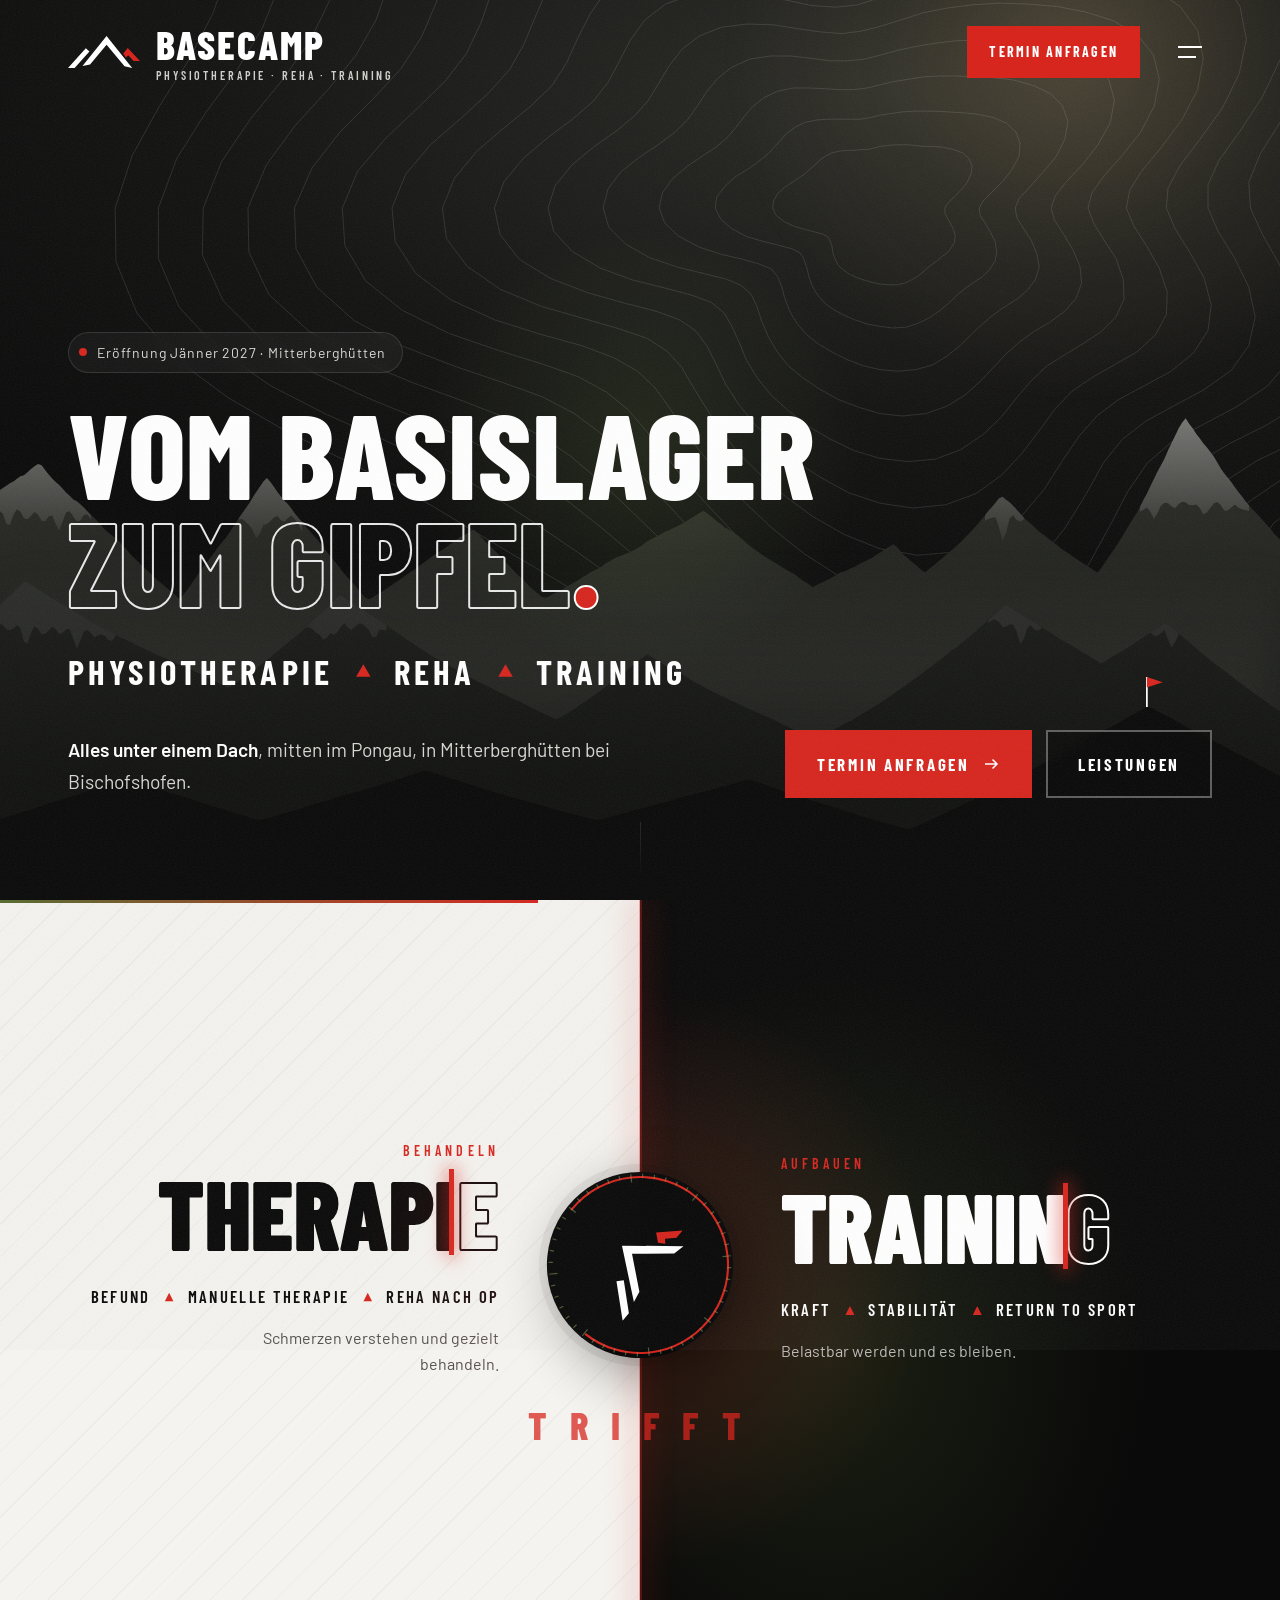
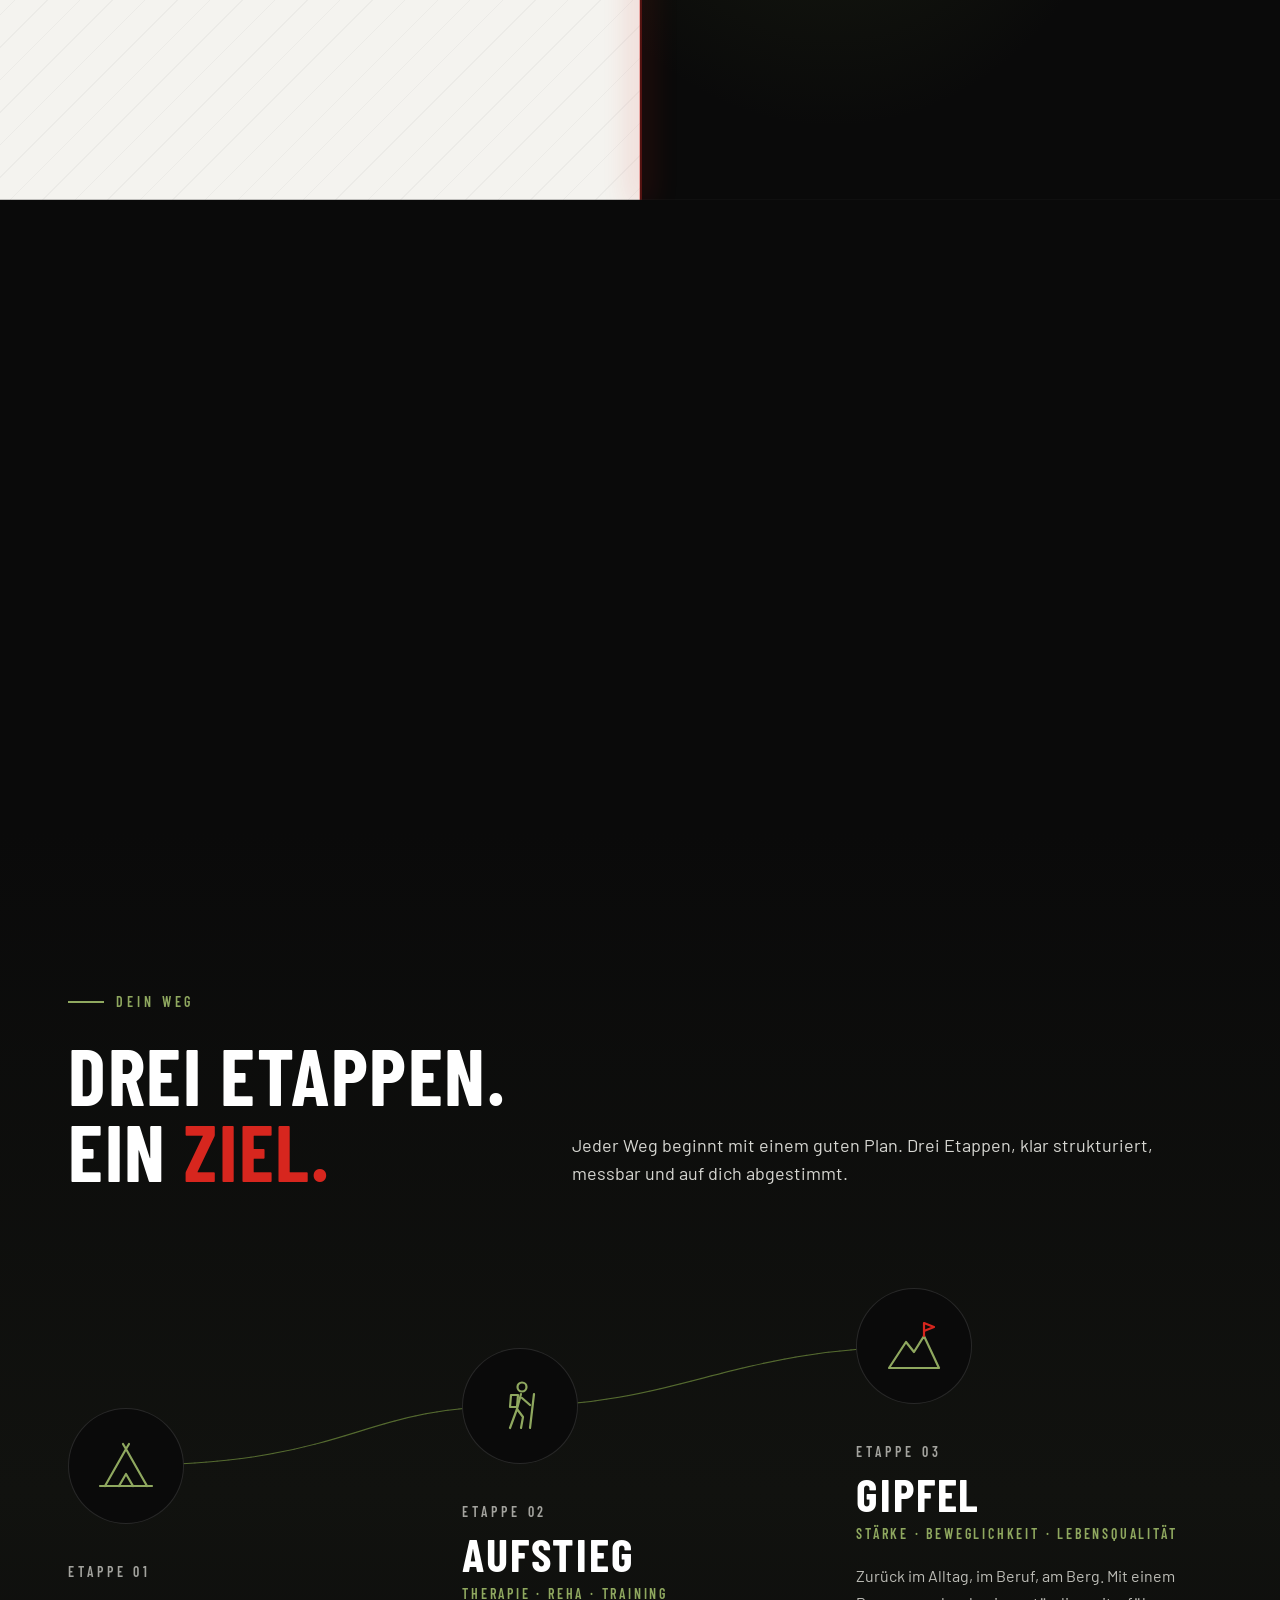
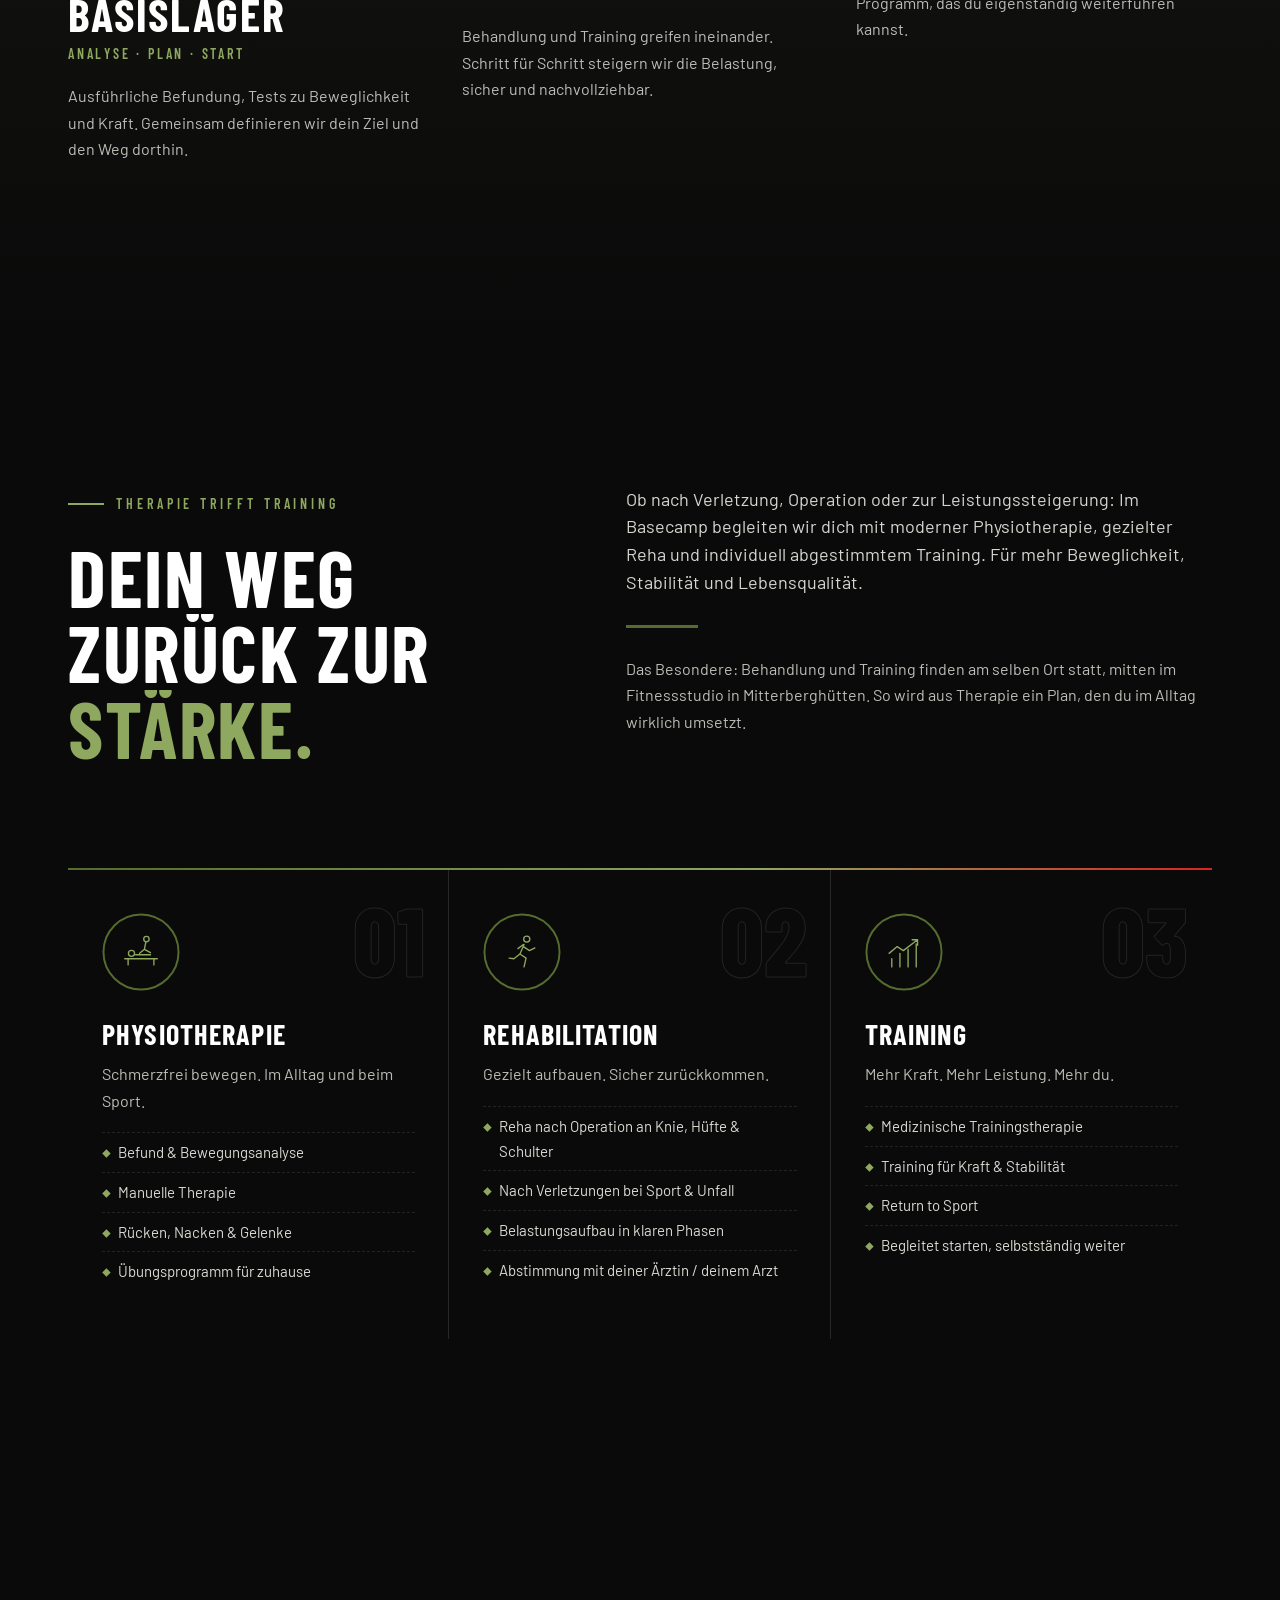
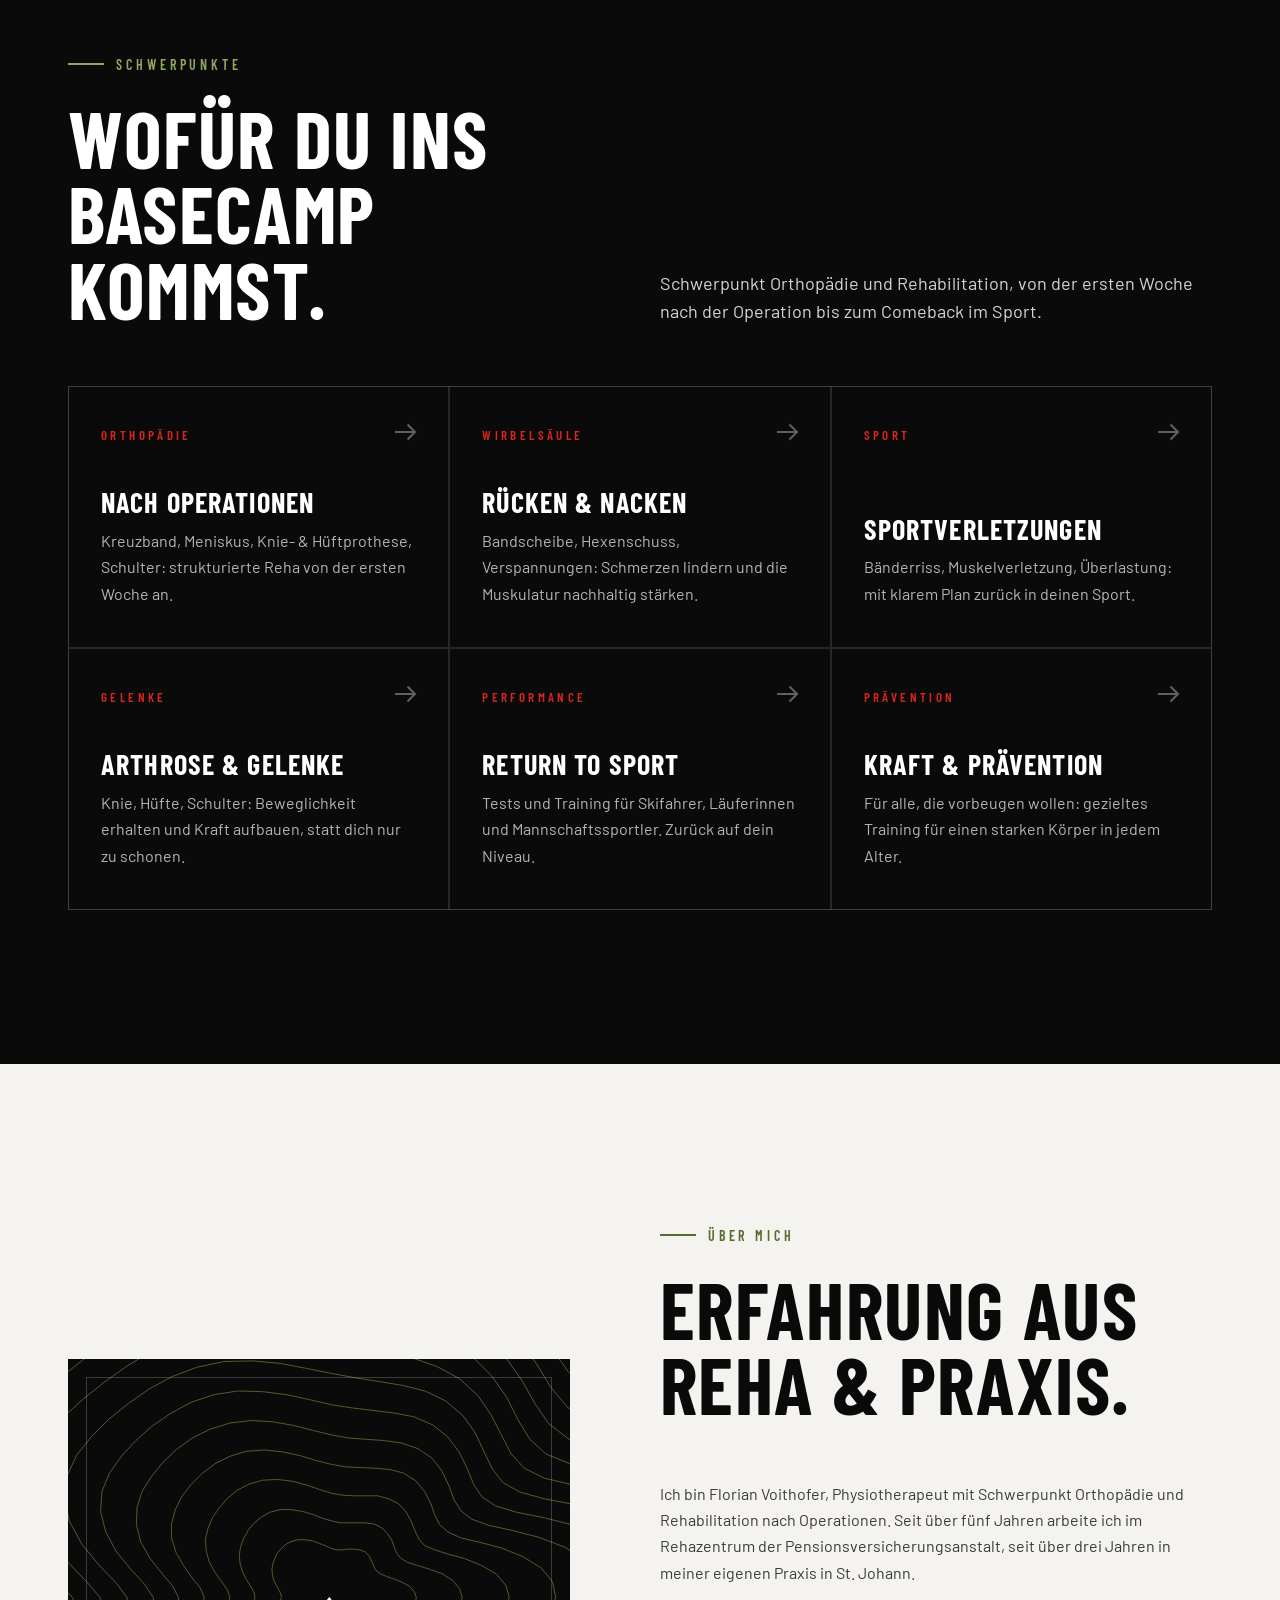
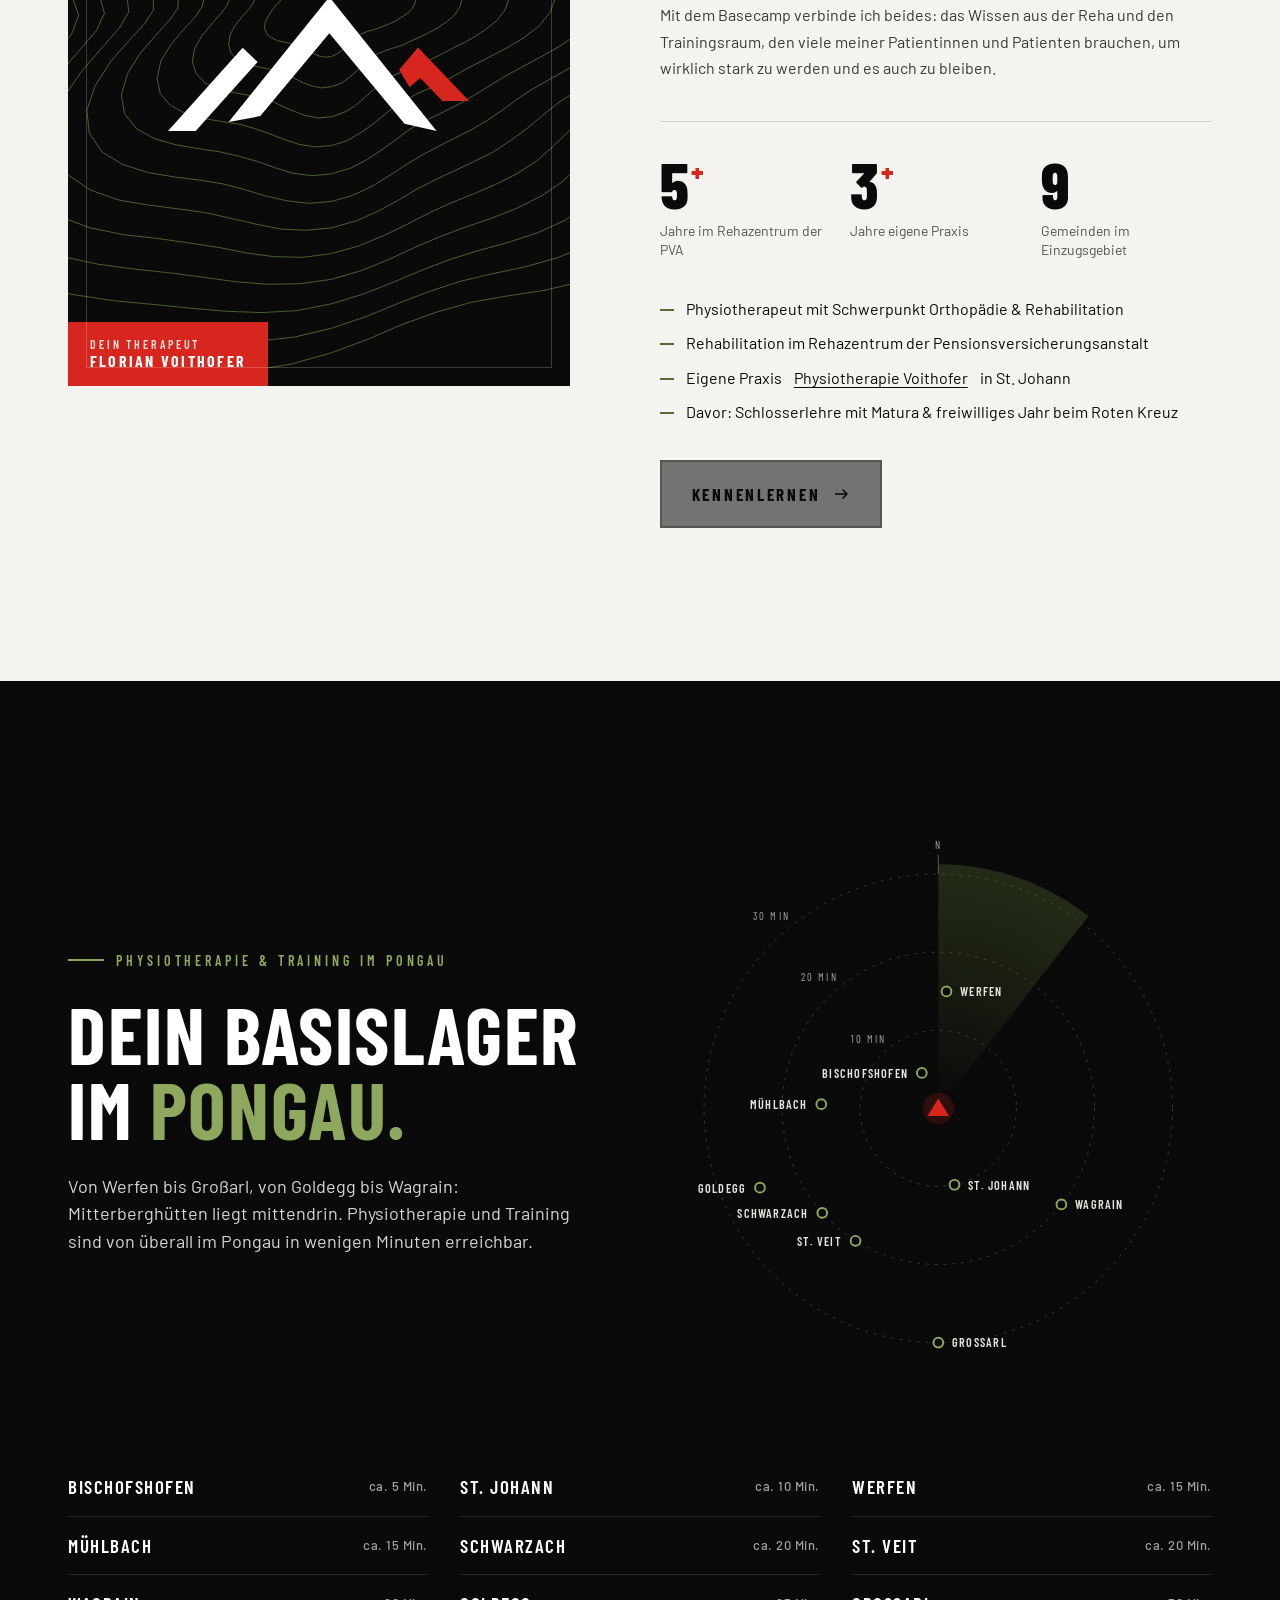
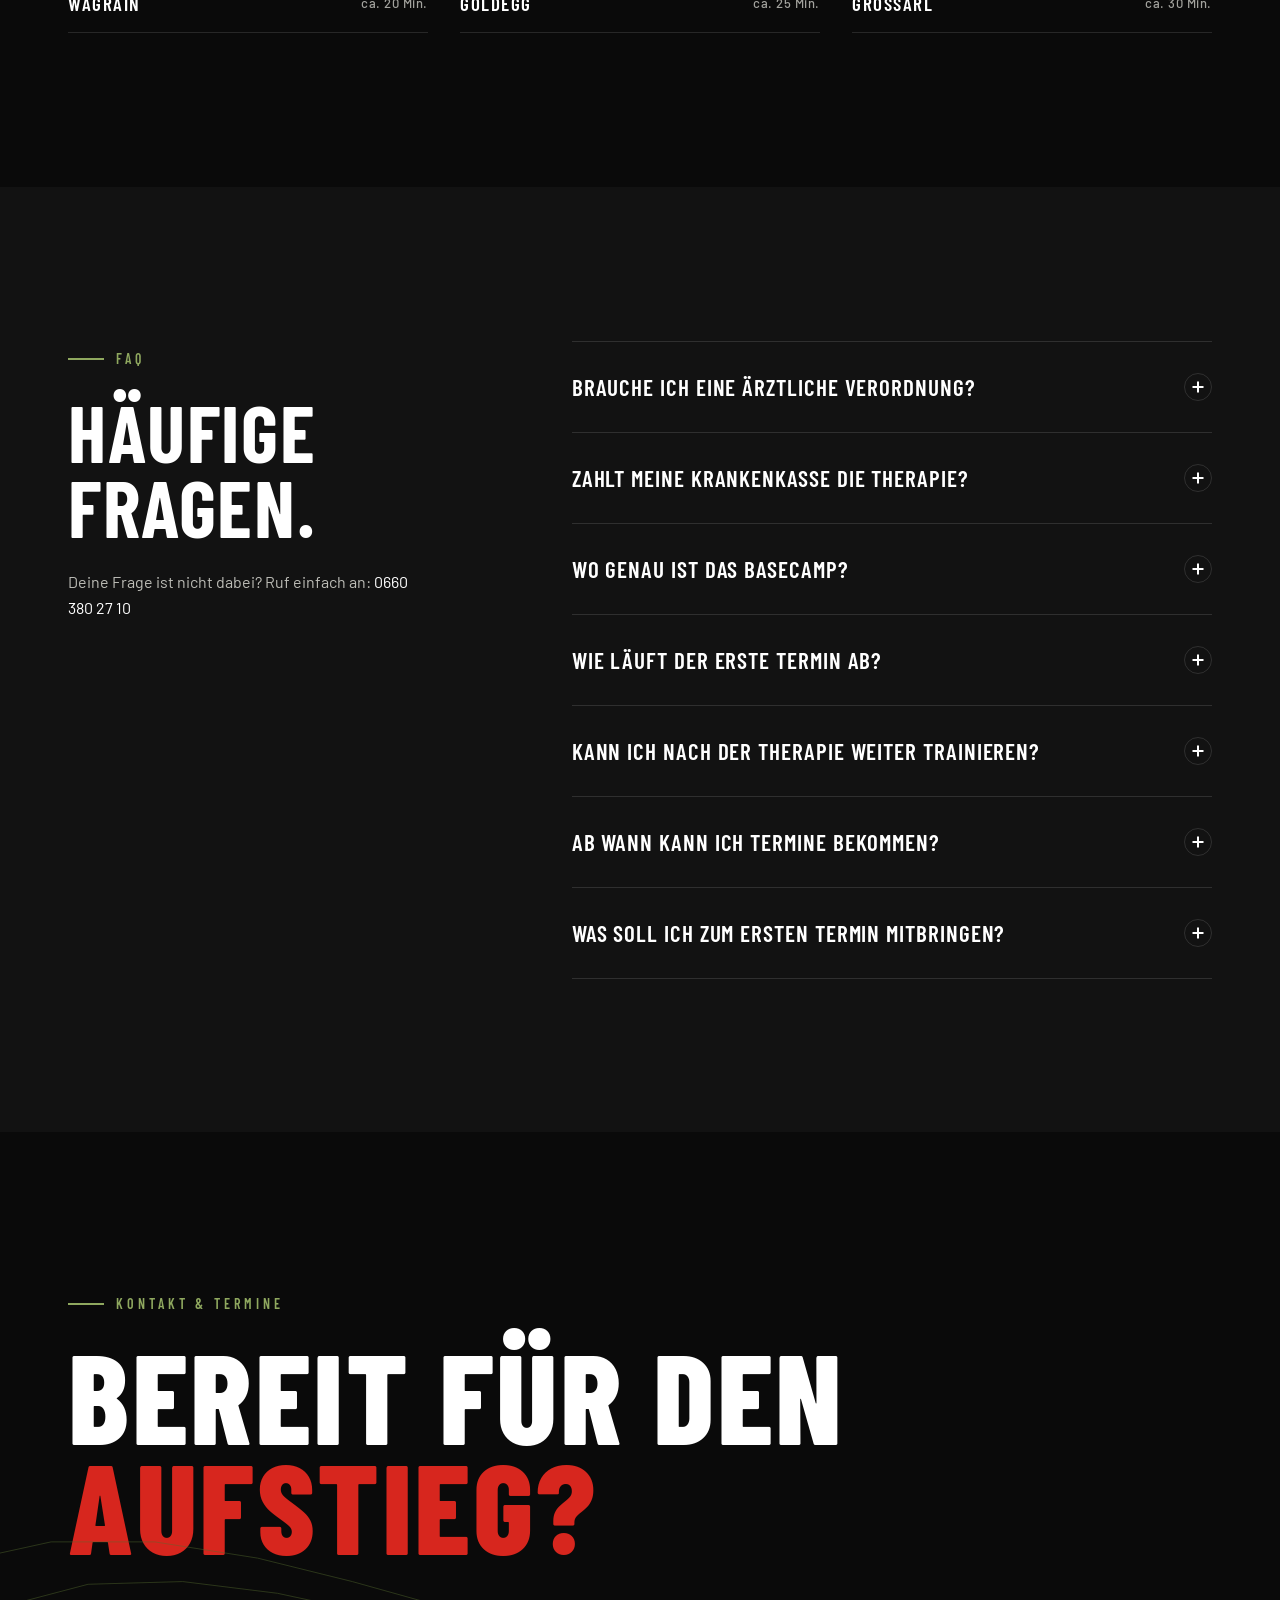
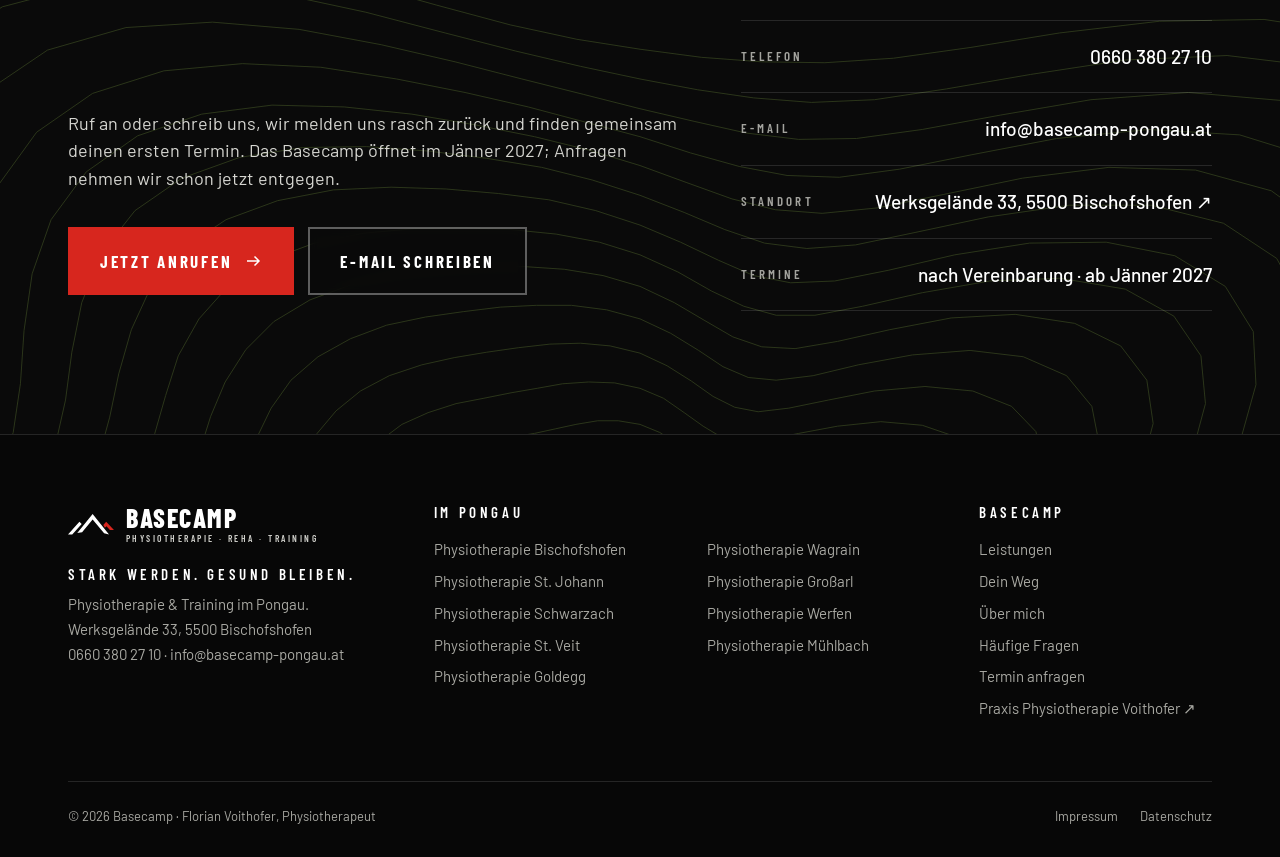
<file: basecamp-website-2/index.html>
<!doctype html>
<html lang="de-AT">
<head>
<meta charset="utf-8">
<script>document.documentElement.classList.add("js")</script>
<meta name="viewport" content="width=device-width, initial-scale=1">
<title>Basecamp | Physiotherapie, Reha &amp; Training im Pongau | Bischofshofen</title>
<meta name="description" content="Physiotherapie &amp; Training im Pongau: Physiotherapie, Reha nach Operationen und medizinisches Training in Mitterberghütten bei Bischofshofen, für St. Johann, Werfen, Wagrain &amp; Umgebung.">
<link rel="canonical" href="https://basecamp-pongau.at/">
<meta name="robots" content="index,follow">
<meta name="geo.region" content="AT-5">
<meta name="geo.placename" content="Mitterberghütten, Bischofshofen">
<meta name="theme-color" content="#0A0A0A">
<meta property="og:type" content="website">
<meta property="og:locale" content="de_AT">
<meta property="og:site_name" content="Basecamp">
<meta property="og:title" content="Basecamp | Physiotherapie, Reha &amp; Training im Pongau | Bischofshofen">
<meta property="og:description" content="Physiotherapie &amp; Training im Pongau: Physiotherapie, Reha nach Operationen und medizinisches Training in Mitterberghütten bei Bischofshofen, für St. Johann, Werfen, Wagrain &amp; Umgebung.">
<meta property="og:url" content="https://basecamp-pongau.at/">
<meta property="og:image" content="https://basecamp-pongau.at/assets/img/og-image.jpg">
<meta name="twitter:card" content="summary_large_image">
<link rel="icon" href="assets/img/favicon.svg" type="image/svg+xml">
<link rel="apple-touch-icon" href="assets/img/apple-touch-icon.png">
<link rel="stylesheet" href="css/style.css">
<link rel="preconnect" href="https://fonts.googleapis.com"><link rel="preconnect" href="https://fonts.gstatic.com" crossorigin><link rel="stylesheet" href="https://fonts.googleapis.com/css2?family=Barlow+Condensed:wght@600;700;800&family=Barlow:wght@400;500;600&display=swap">
<script type="application/ld+json">{"@context": "https://schema.org", "@type": "Physiotherapy", "@id": "https://basecamp-pongau.at/#basecamp", "name": "Basecamp · Physiotherapie · Reha · Training", "alternateName": ["Basecamp Pongau", "Basecamp Reha & Training", "Physiotherapie & Training Pongau"], "description": "Physiotherapie, Rehabilitation nach Operationen und Verletzungen sowie medizinisches Training in Mitterberghütten (Bischofshofen). Physiotherapie & Training mitten im Pongau.", "url": "https://basecamp-pongau.at/", "logo": "https://basecamp-pongau.at/assets/img/logo-mark.svg", "image": "https://basecamp-pongau.at/assets/img/og-image.jpg", "telephone": "+43 660 3802710", "email": "info@basecamp-pongau.at", "address": {"@type": "PostalAddress", "addressLocality": "Bischofshofen", "postalCode": "5500", "addressRegion": "Salzburg", "addressCountry": "AT", "streetAddress": "Werksgelände 33"}, "areaServed": [{"@type": "City", "name": "Bischofshofen"}, {"@type": "City", "name": "St. Johann im Pongau"}, {"@type": "City", "name": "Schwarzach im Pongau"}, {"@type": "City", "name": "St. Veit im Pongau"}, {"@type": "City", "name": "Goldegg"}, {"@type": "City", "name": "Wagrain"}, {"@type": "City", "name": "Großarl"}, {"@type": "City", "name": "Werfen"}, {"@type": "City", "name": "Mühlbach am Hochkönig"}, {"@type": "AdministrativeArea", "name": "Pongau"}], "medicalSpecialty": "Physiotherapy", "availableService": [{"@type": "MedicalTherapy", "name": "Physiotherapie"}, {"@type": "MedicalTherapy", "name": "Rehabilitation nach Operationen"}, {"@type": "MedicalTherapy", "name": "Medizinische Trainingstherapie"}, {"@type": "MedicalTherapy", "name": "Sportphysiotherapie / Return to Sport"}], "founder": {"@type": "Person", "name": "Florian Voithofer", "jobTitle": "Physiotherapeut", "url": "https://physio-voithofer.at"}, "knowsLanguage": "de"}</script><script type="application/ld+json">{"@context": "https://schema.org", "@type": "WebSite", "name": "Basecamp", "url": "https://basecamp-pongau.at/", "inLanguage": "de-AT"}</script><script type="application/ld+json">{"@context": "https://schema.org", "@type": "FAQPage", "mainEntity": [{"@type": "Question", "name": "Brauche ich eine ärztliche Verordnung?", "acceptedAnswer": {"@type": "Answer", "text": "Für die Kostenrückerstattung durch deine Krankenversicherung ja. Lass dir von deiner Hausärztin, deinem Hausarzt oder Facharzt eine Verordnung für Physiotherapie ausstellen. Ohne Verordnung kannst du als Privatzahler:in kommen, zum Beispiel für Training oder Prävention."}}, {"@type": "Question", "name": "Zahlt meine Krankenkasse die Therapie?", "acceptedAnswer": {"@type": "Answer", "text": "Das Basecamp arbeitet als Wahltherapeut. Du bezahlst die Behandlung direkt und reichst die Rechnung gemeinsam mit der Verordnung bei deiner Krankenversicherung ein und bekommst einen Teil der Kosten rückerstattet. Je nach Versicherung kann vorab eine Bewilligung nötig sein. Eine private Zusatzversicherung übernimmt oft einen weiteren Teil. Wir helfen dir gern bei der Einreichung."}}, {"@type": "Question", "name": "Wo genau ist das Basecamp?", "acceptedAnswer": {"@type": "Answer", "text": "Im Fitnessstudio in Mitterberghütten (5500 Bischofshofen). Aus Bischofshofen bist du in ca. 5 Minuten da, aus St. Johann in ca. 10 Minuten, aus Werfen, Mühlbach, Wagrain oder Schwarzach in 15 bis 20 Minuten."}}, {"@type": "Question", "name": "Wie läuft der erste Termin ab?", "acceptedAnswer": {"@type": "Answer", "text": "Wir starten im Basislager: ausführliches Gespräch, Befund, Tests zu Beweglichkeit und Kraft. Danach legen wir gemeinsam dein Ziel fest und du bekommst schon die erste Behandlung bzw. deine ersten Übungen."}}, {"@type": "Question", "name": "Kann ich nach der Therapie weiter trainieren?", "acceptedAnswer": {"@type": "Answer", "text": "Ja, genau dafür ist das Basecamp gedacht. Du lernst dein Programm so, dass du es nach der Therapie eigenständig weiterführen kannst. Die Möglichkeiten für das Training im Studio besprechen wir gern persönlich."}}, {"@type": "Question", "name": "Ab wann kann ich Termine bekommen?", "acceptedAnswer": {"@type": "Answer", "text": "Das Basecamp startet im Jänner 2027. Terminanfragen nehmen wir schon jetzt telefonisch unter 0660 380 27 10 oder per E-Mail an info@basecamp-pongau.at entgegen."}}, {"@type": "Question", "name": "Was soll ich zum ersten Termin mitbringen?", "acceptedAnswer": {"@type": "Answer", "text": "Deine Verordnung (falls vorhanden), Befunde oder Operationsbericht, bequeme Trainingskleidung, saubere Hallenschuhe und ein Handtuch."}}]}</script>
</head>
<body>
<div class="loader" aria-hidden="true"><svg class="" viewBox="0 0 319 142" fill="#fff" aria-hidden="true"><path d="M 79.06 53.88 L 94.90 68.87 L 29.28 141.85 L 0.00 141.85 Z M 170.84 0.00 L 284.41 141.85 L 250.47 134.35 L 170.84 38.32 L 97.73 126.15 L 64.21 132.51 Z"/><path fill="#D7261E" d="M 264.75 53.60 L 318.92 110.31 L 290.63 110.31 L 267.15 85.70 L 255.84 95.74 L 244.81 77.07 Z"/></svg></div><div class="grain" aria-hidden="true"></div>
<a class="skip" href="#main">Zum Inhalt springen</a>
<header class="hdr">
 <div class="wrap">
  <a class="brand" href="index.html" aria-label="Basecamp, zur Startseite"><svg class="" viewBox="0 0 319 142" fill="#fff" aria-hidden="true"><path d="M 79.06 53.88 L 94.90 68.87 L 29.28 141.85 L 0.00 141.85 Z M 170.84 0.00 L 284.41 141.85 L 250.47 134.35 L 170.84 38.32 L 97.73 126.15 L 64.21 132.51 Z"/><path fill="#D7261E" d="M 264.75 53.60 L 318.92 110.31 L 290.63 110.31 L 267.15 85.70 L 255.84 95.74 L 244.81 77.07 Z"/></svg><span><b>BASECAMP</b><small>PHYSIOTHERAPIE · REHA · TRAINING</small></span></a>
  <nav class="nav" aria-label="Hauptnavigation"><a class="lnk" href="#leistungen">Leistungen</a><a class="lnk" href="#weg">Dein Weg</a><a class="lnk" href="#ueber">Über mich</a><a class="lnk" href="#pongau">Pongau</a><a class="lnk" href="#faq">FAQ</a><a class="btn btn--red" href="#kontakt">Termin anfragen</a>
   <button class="burger" aria-label="Menü öffnen" aria-expanded="false" aria-controls="mnav"><span></span><span></span></button></nav>
 </div>
</header>
<nav class="mnav" id="mnav" aria-label="Mobile Navigation"><a href="#leistungen">Leistungen</a><a href="#weg">Dein Weg</a><a href="#ueber">Über mich</a><a href="#pongau">Pongau</a><a href="#faq">FAQ</a><a href="#kontakt" class="red">Termin</a>
 <div class="mnav-foot">Basecamp · Mitterberghütten<a href="tel:+436603802710">0660 380 27 10</a><a href="mailto:info@basecamp-pongau.at">info@basecamp-pongau.at</a></div></nav>
<main id="main">

<section class="hero" aria-labelledby="hero-h">
 <div class="hero__sky" aria-hidden="true"><div class="hero__sun"></div><div class="hero__topo"><svg viewBox="0 0 1600 900" preserveAspectRatio="xMidYMid slice" aria-hidden="true"><g fill="none" stroke="#fff" stroke-width="1.1"><path d="M1181,260 L1181,266 L1184,272 L1188,279 L1192,287 L1194,295 L1193,303 L1189,310 L1184,316 L1177,321 L1170,327 L1163,332 L1156,338 L1149,344 L1141,349 L1131,354 L1121,356 L1111,356 L1100,355 L1090,353 L1080,350 L1071,347 L1062,343 L1055,338 L1048,332 L1044,324 L1041,316 L1040,308 L1038,302 L1035,296 L1029,293 L1019,290 L1007,287 L993,283 L980,277 L970,269 L966,260 L967,251 L972,242 L981,234 L990,228 L999,222 L1007,217 L1013,211 L1019,206 L1025,200 L1032,195 L1040,191 L1049,189 L1058,188 L1067,188 L1076,187 L1084,187 L1092,185 L1100,183 L1109,182 L1117,181 L1126,181 L1136,181 L1145,182 L1156,183 L1167,183 L1179,184 L1192,187 L1203,191 L1211,198 L1215,207 L1214,217 L1209,228 L1201,238 L1192,247 L1185,254 L1181,260Z"/><path d="M1224,260 L1225,269 L1231,278 L1238,290 L1244,302 L1246,315 L1244,326 L1237,337 L1228,346 L1217,353 L1206,361 L1196,369 L1186,379 L1175,388 L1162,397 L1148,404 L1133,409 L1116,410 L1100,408 L1084,405 L1069,400 L1055,394 L1042,387 L1031,379 L1022,369 L1015,357 L1011,345 L1008,333 L1005,324 L1000,316 L990,311 L975,307 L955,302 L934,296 L915,286 L901,274 L894,260 L896,246 L906,233 L919,221 L934,212 L947,203 L958,194 L967,185 L975,176 L983,167 L994,159 L1006,153 L1021,150 L1035,149 L1050,149 L1063,149 L1075,149 L1088,147 L1100,144 L1113,142 L1127,140 L1141,139 L1155,139 L1170,139 L1187,140 L1204,141 L1223,143 L1242,147 L1258,154 L1270,165 L1275,179 L1274,195 L1265,212 L1253,227 L1240,240 L1229,251 L1224,260Z"/><path d="M1269,260 L1271,272 L1279,285 L1289,300 L1296,317 L1299,334 L1294,350 L1284,363 L1271,374 L1255,384 L1241,394 L1227,406 L1214,418 L1200,432 L1184,445 L1166,456 L1145,462 L1122,464 L1100,462 L1078,457 L1058,449 L1040,440 L1023,430 L1008,418 L996,404 L987,389 L981,373 L977,358 L972,346 L964,336 L949,330 L928,324 L902,318 L874,309 L848,295 L831,279 L824,260 L828,241 L841,223 L859,208 L878,195 L895,184 L909,172 L920,159 L930,146 L941,133 L955,122 L972,114 L992,110 L1012,110 L1032,111 L1050,112 L1067,112 L1084,110 L1100,106 L1117,102 L1136,99 L1155,96 L1175,95 L1196,95 L1218,96 L1242,97 L1267,100 L1292,107 L1313,117 L1328,132 L1335,152 L1331,174 L1320,196 L1303,216 L1287,234 L1274,248 L1269,260Z"/><path d="M1314,260 L1318,275 L1329,292 L1341,312 L1350,333 L1352,354 L1345,373 L1331,389 L1312,403 L1293,414 L1275,427 L1259,441 L1243,458 L1226,476 L1206,494 L1183,508 L1157,517 L1128,520 L1100,517 L1073,509 L1047,499 L1024,486 L1003,472 L985,457 L971,439 L960,420 L952,401 L946,383 L939,368 L927,357 L908,349 L880,342 L847,334 L812,322 L782,305 L761,284 L754,260 L760,236 L777,214 L800,196 L824,180 L844,165 L860,149 L872,132 L883,115 L897,98 L915,84 L937,74 L963,70 L989,70 L1015,73 L1038,76 L1059,76 L1080,74 L1100,69 L1122,63 L1145,58 L1169,54 L1195,51 L1222,50 L1251,51 L1281,53 L1312,58 L1342,66 L1368,80 L1386,100 L1393,125 L1388,153 L1373,180 L1353,206 L1333,227 L1319,245 L1314,260Z"/><path d="M1360,260 L1367,279 L1380,300 L1395,323 L1404,349 L1405,374 L1395,396 L1376,415 L1353,430 L1330,444 L1308,458 L1289,476 L1271,497 L1252,521 L1229,543 L1201,562 L1169,574 L1135,577 L1100,573 L1067,563 L1036,548 L1009,532 L985,513 L964,494 L947,473 L933,450 L924,428 L915,408 L905,391 L889,378 L865,369 L831,360 L791,350 L750,335 L715,314 L692,289 L685,260 L694,232 L715,206 L743,183 L770,164 L793,145 L810,126 L823,105 L836,83 L852,62 L874,45 L902,34 L934,30 L967,31 L998,36 L1026,40 L1052,42 L1076,39 L1100,33 L1126,25 L1154,16 L1184,10 L1216,6 L1249,4 L1284,5 L1321,8 L1357,15 L1392,26 L1422,44 L1442,69 L1449,99 L1443,132 L1426,165 L1402,195 L1380,220 L1365,241 L1360,260Z"/><path d="M1408,260 L1417,282 L1433,307 L1449,335 L1459,365 L1458,393 L1444,419 L1421,440 L1393,456 L1365,472 L1340,489 L1319,511 L1300,537 L1278,566 L1252,594 L1220,617 L1182,631 L1141,635 L1100,629 L1061,616 L1026,597 L994,576 L967,553 L943,530 L923,505 L907,480 L895,455 L884,433 L870,414 L850,400 L820,389 L781,379 L735,366 L688,348 L649,324 L625,293 L618,260 L630,227 L655,197 L686,171 L717,148 L742,126 L760,103 L774,77 L788,50 L806,25 L832,5 L866,-7 L905,-11 L944,-7 L982,0 L1015,7 L1045,9 L1072,6 L1100,-3 L1130,-14 L1163,-25 L1199,-35 L1237,-41 L1277,-43 L1318,-42 L1361,-38 L1403,-29 L1442,-14 L1475,8 L1497,38 L1504,73 L1497,112 L1477,150 L1451,185 L1427,214 L1412,238 L1408,260Z"/><path d="M1458,260 L1469,286 L1487,315 L1505,347 L1514,381 L1510,413 L1492,441 L1464,464 L1431,482 L1399,499 L1372,519 L1349,545 L1328,576 L1305,612 L1276,646 L1238,673 L1195,690 L1147,694 L1100,686 L1055,668 L1015,645 L980,619 L949,592 L922,565 L900,537 L882,509 L866,483 L852,459 L834,439 L809,423 L774,411 L729,398 L677,383 L626,362 L584,333 L558,298 L553,260 L568,223 L596,189 L631,159 L663,133 L690,107 L708,79 L722,48 L738,17 L759,-13 L790,-35 L830,-48 L876,-51 L923,-44 L966,-35 L1004,-26 L1038,-23 L1069,-27 L1100,-38 L1134,-53 L1172,-68 L1214,-80 L1259,-88 L1305,-92 L1353,-90 L1401,-84 L1448,-72 L1492,-53 L1527,-27 L1550,8 L1558,49 L1549,92 L1528,135 L1500,174 L1475,207 L1460,235 L1458,260Z"/><path d="M1510,260 L1523,290 L1543,322 L1561,359 L1569,396 L1561,432 L1539,463 L1505,487 L1468,507 L1433,526 L1403,549 L1379,579 L1358,617 L1332,659 L1300,699 L1258,731 L1208,750 L1154,754 L1100,743 L1050,721 L1005,692 L966,661 L932,629 L903,598 L878,568 L856,539 L837,510 L819,485 L797,464 L767,447 L727,432 L676,418 L619,400 L564,375 L520,342 L494,302 L490,260 L507,218 L538,181 L576,148 L610,117 L637,87 L655,55 L670,19 L686,-18 L711,-51 L748,-76 L794,-89 L848,-90 L901,-81 L951,-68 L994,-57 L1031,-53 L1065,-59 L1100,-73 L1139,-92 L1182,-112 L1230,-128 L1281,-138 L1334,-141 L1388,-139 L1441,-130 L1493,-115 L1540,-92 L1578,-61 L1602,-21 L1610,24 L1601,73 L1578,121 L1550,164 L1524,200 L1510,231 L1510,260Z"/><path d="M1563,260 L1578,293 L1599,330 L1617,371 L1623,412 L1611,451 L1584,483 L1545,509 L1503,531 L1465,552 L1434,579 L1410,614 L1387,658 L1360,707 L1324,753 L1278,790 L1221,811 L1161,814 L1100,799 L1044,772 L995,738 L952,701 L916,665 L884,631 L855,599 L831,568 L808,539 L785,512 L758,490 L723,471 L678,455 L623,438 L562,417 L503,388 L457,351 L431,307 L428,260 L447,214 L482,173 L521,136 L556,102 L583,67 L601,29 L615,-11 L634,-53 L663,-90 L705,-117 L759,-130 L820,-128 L881,-116 L936,-100 L984,-87 L1024,-83 L1062,-91 L1100,-109 L1143,-133 L1192,-157 L1246,-176 L1304,-188 L1363,-192 L1423,-188 L1482,-176 L1537,-157 L1587,-130 L1627,-94 L1653,-50 L1661,1 L1651,54 L1628,106 L1600,153 L1575,193 L1561,228 L1563,260Z"/><path d="M1618,260 L1635,297 L1656,338 L1673,383 L1676,428 L1660,469 L1627,504 L1584,531 L1538,554 L1497,578 L1465,608 L1441,649 L1418,700 L1389,756 L1350,809 L1298,850 L1235,873 L1167,874 L1100,855 L1039,822 L985,782 L939,740 L900,700 L865,663 L833,629 L805,598 L777,568 L749,540 L718,517 L678,496 L628,478 L569,458 L504,433 L443,401 L396,359 L370,311 L368,260 L390,210 L425,165 L466,124 L501,86 L527,46 L545,4 L560,-43 L580,-89 L613,-129 L662,-158 L724,-170 L793,-166 L861,-150 L922,-130 L974,-116 L1018,-112 L1058,-122 L1100,-145 L1147,-174 L1202,-203 L1263,-226 L1327,-240 L1393,-243 L1458,-237 L1522,-222 L1581,-198 L1633,-167 L1675,-126 L1702,-77 L1711,-22 L1702,36 L1679,91 L1651,142 L1627,186 L1615,224 L1618,260Z"/><path d="M1675,260 L1692,301 L1714,347 L1728,395 L1728,443 L1707,487 L1669,523 L1621,552 L1571,576 L1529,603 L1497,638 L1472,685 L1449,744 L1419,807 L1376,866 L1318,912 L1249,935 L1174,934 L1100,910 L1033,871 L976,825 L927,777 L885,733 L847,695 L811,660 L778,628 L746,598 L713,570 L676,545 L632,522 L578,501 L515,478 L448,450 L385,413 L336,368 L311,315 L310,260 L333,206 L369,157 L410,112 L445,69 L470,25 L487,-23 L502,-75 L526,-126 L564,-169 L619,-198 L689,-209 L766,-202 L842,-183 L909,-160 L965,-143 L1012,-141 L1055,-154 L1100,-182 L1152,-217 L1213,-251 L1280,-278 L1351,-293 L1424,-295 L1494,-286 L1561,-267 L1623,-239 L1678,-202 L1722,-157 L1750,-104 L1760,-45 L1752,17 L1730,77 L1703,131 L1681,178 L1670,220 L1675,260Z"/><path d="M1734,260 L1751,306 L1771,355 L1783,406 L1778,457 L1752,503 L1709,541 L1656,572 L1604,598 L1560,628 L1528,668 L1505,722 L1481,788 L1449,860 L1403,925 L1339,974 L1262,997 L1180,993 L1100,964 L1028,919 L967,866 L915,813 L870,766 L829,726 L789,691 L751,659 L713,629 L675,600 L633,574 L584,549 L527,525 L461,498 L392,466 L328,425 L279,376 L253,319 L254,260 L277,202 L313,149 L353,100 L387,52 L411,3 L427,-51 L444,-107 L470,-163 L514,-209 L577,-239 L656,-248 L741,-237 L824,-214 L896,-188 L956,-170 L1005,-169 L1051,-187 L1100,-220 L1157,-261 L1224,-300 L1298,-330 L1376,-346 L1454,-347 L1529,-335 L1600,-311 L1665,-278 L1721,-237 L1767,-188 L1797,-130 L1808,-67 L1802,-2 L1783,61 L1758,119 L1737,170 L1728,216 L1734,260Z"/><path d="M1793,260 L1810,310 L1828,363 L1836,418 L1827,472 L1796,520 L1748,559 L1691,591 L1636,620 L1592,654 L1561,700 L1538,761 L1515,835 L1481,913 L1430,985 L1360,1036 L1276,1059 L1187,1052 L1100,1017 L1023,964 L958,905 L903,848 L855,798 L810,757 L766,722 L723,691 L679,661 L635,632 L588,603 L536,576 L476,548 L408,518 L338,482 L273,437 L224,384 L198,323 L198,260 L221,198 L257,141 L296,88 L328,35 L350,-20 L366,-79 L384,-141 L415,-200 L465,-248 L536,-278 L623,-285 L717,-270 L807,-243 L884,-214 L947,-196 L999,-197 L1048,-220 L1100,-259 L1162,-307 L1235,-352 L1316,-385 L1401,-401 L1484,-400 L1564,-383 L1638,-354 L1705,-316 L1763,-270 L1810,-217 L1842,-156 L1857,-90 L1853,-21 L1836,46 L1814,107 L1795,162 L1787,212 L1793,260Z"/><path d="M1854,260 L1869,314 L1883,371 L1888,429 L1873,485 L1837,535 L1784,576 L1724,610 L1669,642 L1625,680 L1595,732 L1573,800 L1549,882 L1513,969 L1457,1045 L1381,1099 L1290,1121 L1193,1109 L1100,1068 L1018,1008 L949,943 L892,881 L841,830 L792,788 L743,754 L694,724 L644,695 L594,665 L543,634 L487,603 L424,572 L356,538 L285,497 L220,449 L171,391 L145,327 L144,260 L165,195 L199,133 L236,75 L266,17 L287,-43 L303,-108 L324,-175 L359,-238 L416,-287 L495,-316 L592,-320 L694,-302 L790,-271 L873,-240 L939,-222 L993,-226 L1044,-254 L1100,-300 L1167,-354 L1246,-404 L1334,-440 L1426,-456 L1515,-452 L1598,-430 L1674,-396 L1743,-353 L1803,-303 L1853,-245 L1888,-181 L1905,-112 L1906,-41 L1892,29 L1872,95 L1855,154 L1848,208 L1854,260Z"/></g></svg></div></div>
<div class="hero__ridges" aria-hidden="true">
  <div class="ridge ridge--1" data-depth=".55"><svg viewBox="0 0 1600 420" preserveAspectRatio="none">
   <defs><linearGradient id="rg1" x1="0" y1="0" x2="0" y2="1"><stop offset="0" stop-color="#2E2F2A"/><stop offset=".75" stop-color="#1B1C19"/></linearGradient>
   <linearGradient id="sn" x1="0" y1="0" x2="0" y2="1"><stop offset="0" stop-color="#fff" stop-opacity=".34"/><stop offset="1" stop-color="#fff" stop-opacity=".06"/></linearGradient></defs>
   <path d="M0,420 L0,188.3 L4,185.4 L8,183.0 L12,179.7 L16,177.7 L20,174.5 L24,171.1 L28,167.9 L32,164.1 L36,161.0 L40,157.9 L44,153.4 L48,149.8 L52,146.4 L56,142.3 L60,138.5 L64,135.5 L68,132.6 L72,130.0 L76,127.2 L80,124.6 L84,121.9 L88,120.0 L92,116.8 L96,114.0 L100,112.7 L104,109.4 L108,105.6 L112,102.5 L116,99.9 L120,101.3 L124,106.7 L128,111.8 L132,116.5 L136,120.5 L140,123.9 L144,128.1 L148,132.6 L152,136.1 L156,140.3 L160,142.2 L164,145.7 L168,149.3 L172,153.7 L176,157.7 L180,161.3 L184,165.7 L188,170.1 L192,174.3 L196,178.1 L200,180.9 L204,184.8 L208,188.1 L212,192.5 L216,196.7 L220,201.4 L224,205.6 L228,209.5 L232,213.6 L236,217.0 L240,220.9 L244,224.4 L248,228.3 L252,232.3 L256,235.6 L260,238.8 L264,242.3 L268,245.6 L272,249.0 L276,252.8 L280,250.0 L284,244.8 L288,239.5 L292,233.6 L296,227.8 L300,222.0 L304,216.6 L308,211.3 L312,206.2 L316,200.8 L320,195.0 L324,190.4 L328,185.4 L332,180.1 L336,174.0 L340,167.9 L344,161.7 L348,156.0 L352,150.3 L356,144.5 L360,137.8 L364,131.7 L368,125.9 L372,119.9 L376,115.9 L380,120.4 L384,125.9 L388,131.7 L392,137.0 L396,141.7 L400,145.8 L404,150.9 L408,156.5 L412,161.3 L416,165.6 L420,170.9 L424,175.2 L428,180.0 L432,184.5 L436,189.6 L440,194.8 L444,199.4 L448,204.5 L452,209.8 L456,214.3 L460,219.6 L464,224.8 L468,229.4 L472,233.5 L476,238.0 L480,242.8 L484,247.5 L488,252.0 L492,253.8 L496,251.7 L500,249.1 L504,246.9 L508,244.3 L512,241.7 L516,238.8 L520,236.1 L524,233.6 L528,230.6 L532,227.8 L536,224.9 L540,222.3 L544,219.8 L548,216.7 L552,213.7 L556,210.8 L560,207.9 L564,204.9 L568,202.1 L572,199.5 L576,197.3 L580,194.6 L584,191.3 L588,188.3 L592,185.4 L596,182.9 L600,181.2 L604,178.3 L608,176.1 L612,175.3 L616,179.2 L620,183.5 L624,187.8 L628,192.0 L632,195.4 L636,199.4 L640,203.6 L644,207.9 L648,212.1 L652,216.6 L656,220.4 L660,225.0 L664,228.7 L668,232.2 L672,236.5 L676,240.6 L680,243.9 L684,247.3 L688,250.9 L692,252.1 L696,250.6 L700,248.4 L704,246.4 L708,244.5 L712,242.3 L716,239.9 L720,237.5 L724,235.1 L728,233.1 L732,230.4 L736,227.8 L740,225.6 L744,223.0 L748,221.0 L752,219.0 L756,216.8 L760,213.7 L764,211.3 L768,208.8 L772,206.9 L776,205.1 L780,203.6 L784,202.1 L788,200.2 L792,198.2 L796,196.3 L800,193.9 L804,191.3 L808,188.2 L812,185.9 L816,183.9 L820,181.8 L824,179.5 L828,177.0 L832,175.9 L836,173.6 L840,171.9 L844,169.9 L848,167.5 L852,165.7 L856,162.9 L860,160.4 L864,157.9 L868,155.3 L872,153.1 L876,155.6 L880,158.9 L884,162.2 L888,165.6 L892,168.3 L896,171.8 L900,173.9 L904,176.7 L908,179.0 L912,181.8 L916,185.3 L920,189.0 L924,192.4 L928,195.5 L932,198.4 L936,201.1 L940,204.1 L944,206.5 L948,209.0 L952,211.5 L956,213.7 L960,216.4 L964,218.7 L968,221.2 L972,223.2 L976,225.7 L980,228.6 L984,231.8 L988,234.2 L992,237.0 L996,240.1 L1000,238.1 L1004,235.8 L1008,234.1 L1012,232.2 L1016,230.1 L1020,227.9 L1024,225.5 L1028,222.9 L1032,222.2 L1036,220.4 L1040,218.3 L1044,216.7 L1048,214.5 L1052,212.2 L1056,210.6 L1060,208.3 L1064,206.4 L1068,203.6 L1072,201.1 L1076,198.5 L1080,196.1 L1084,193.6 L1088,191.1 L1092,194.3 L1096,199.0 L1100,203.3 L1104,206.9 L1108,210.4 L1112,213.4 L1116,217.1 L1120,220.6 L1124,223.2 L1128,219.5 L1132,216.5 L1136,213.4 L1140,209.6 L1144,206.7 L1148,203.2 L1152,199.7 L1156,196.3 L1160,193.0 L1164,189.2 L1168,185.1 L1172,181.0 L1176,176.9 L1180,172.4 L1184,168.2 L1188,163.2 L1192,158.3 L1196,153.2 L1200,148.8 L1204,144.1 L1208,138.9 L1212,137.1 L1216,140.5 L1220,143.4 L1224,147.5 L1228,151.6 L1232,156.2 L1236,160.6 L1240,164.6 L1244,167.7 L1248,171.6 L1252,175.3 L1256,178.7 L1260,181.3 L1264,184.6 L1268,187.8 L1272,190.7 L1276,194.0 L1280,197.1 L1284,199.7 L1288,202.4 L1292,205.4 L1296,208.1 L1300,210.5 L1304,213.3 L1308,215.6 L1312,218.3 L1316,221.1 L1320,223.4 L1324,218.6 L1328,212.5 L1332,206.4 L1336,200.6 L1340,195.3 L1344,189.0 L1348,182.3 L1352,175.6 L1356,169.0 L1360,162.4 L1364,156.5 L1368,148.9 L1372,140.9 L1376,133.7 L1380,125.4 L1384,117.0 L1388,108.7 L1392,101.3 L1396,93.9 L1400,84.8 L1404,76.0 L1408,68.1 L1412,59.7 L1416,53.0 L1420,47.9 L1424,54.3 L1428,59.5 L1432,65.5 L1436,70.6 L1440,76.3 L1444,80.9 L1448,86.0 L1452,91.5 L1456,98.2 L1460,105.0 L1464,110.7 L1468,115.5 L1472,120.8 L1476,126.4 L1480,131.9 L1484,136.6 L1488,142.3 L1492,147.0 L1496,151.4 L1500,155.5 L1504,159.9 L1508,164.1 L1512,168.7 L1516,173.2 L1520,178.3 L1524,182.7 L1528,186.6 L1532,191.4 L1536,195.2 L1540,199.8 L1544,203.6 L1548,207.3 L1552,210.5 L1556,214.0 L1560,217.6 L1564,221.8 L1568,224.7 L1572,227.9 L1576,231.2 L1580,234.6 L1584,237.8 L1588,241.1 L1592,244.5 L1596,248.1 L1600,251.1 L1600,420 Z" fill="url(#rg1)"/><path d="M44,153.4 L48,149.8 L52,146.4 L56,142.3 L60,138.5 L64,135.5 L68,132.6 L72,130.0 L76,127.2 L80,124.6 L84,121.9 L88,120.0 L92,116.8 L96,114.0 L100,112.7 L104,109.4 L108,105.6 L112,102.5 L116,99.9 L120,101.3 L124,106.7 L128,111.8 L132,116.5 L136,120.5 L140,123.9 L144,128.1 L148,132.6 L152,136.1 L156,140.3 L160,142.2 L164,145.7 L168,149.3 L172,153.7 L176,157.7 L176,163.1 L172,157.3 L168,157.9 L164,164.1 L160,165.3 L156,159.6 L152,153.6 L148,154.8 L144,165.1 L140,175.5 L136,168.3 L132,158.6 L128,159.7 L124,165.0 L120,164.6 L116,157.8 L112,154.6 L108,158.8 L104,162.9 L100,161.6 L96,154.4 L92,151.5 L88,157.7 L84,169.4 L80,168.5 L76,156.3 L72,153.2 L68,155.7 L64,160.2 L60,157.5 L56,152.8 L52,152.5 L48,158.0 L44,159.7Z M344,161.7 L348,156.0 L352,150.3 L356,144.5 L360,137.8 L364,131.7 L368,125.9 L372,119.9 L376,115.9 L380,120.4 L384,125.9 L388,131.7 L392,137.0 L396,141.7 L400,145.8 L404,150.9 L408,156.5 L412,161.3 L416,165.6 L416,177.4 L412,168.6 L408,163.2 L404,158.5 L400,161.1 L396,165.6 L392,164.2 L388,159.2 L384,160.5 L380,165.2 L376,168.2 L372,169.4 L368,179.0 L364,184.5 L360,175.4 L356,169.5 L352,165.8 L348,162.3 L344,163.4Z M1192,158.3 L1196,153.2 L1200,148.8 L1204,144.1 L1208,138.9 L1212,137.1 L1216,140.5 L1220,143.4 L1224,147.5 L1228,151.6 L1232,156.2 L1236,160.6 L1236,163.4 L1232,165.4 L1228,163.6 L1224,158.2 L1220,162.0 L1216,178.0 L1212,187.1 L1208,172.1 L1204,160.6 L1200,161.1 L1196,162.4 L1192,164.6Z M1368,148.9 L1372,140.9 L1376,133.7 L1380,125.4 L1384,117.0 L1388,108.7 L1392,101.3 L1396,93.9 L1400,84.8 L1404,76.0 L1408,68.1 L1412,59.7 L1416,53.0 L1420,47.9 L1424,54.3 L1428,59.5 L1432,65.5 L1436,70.6 L1440,76.3 L1444,80.9 L1448,86.0 L1452,91.5 L1456,98.2 L1460,105.0 L1464,110.7 L1468,115.5 L1472,120.8 L1476,126.4 L1480,131.9 L1484,136.6 L1488,142.3 L1492,147.0 L1492,153.5 L1488,152.4 L1484,151.4 L1480,149.6 L1476,146.0 L1472,149.3 L1468,152.8 L1464,153.1 L1460,146.6 L1456,143.2 L1452,144.8 L1448,149.9 L1444,155.2 L1440,157.4 L1436,149.8 L1432,145.9 L1428,146.9 L1424,146.7 L1420,143.5 L1416,142.8 L1412,145.7 L1408,150.4 L1404,147.9 L1400,144.7 L1396,144.1 L1392,147.3 L1388,156.1 L1384,162.2 L1380,154.6 L1376,149.3 L1372,152.3 L1368,154.4Z" fill="url(#sn)"/></svg></div>
  <div class="hero__mist"></div>
  <div class="ridge ridge--2" data-depth=".3"><svg viewBox="0 0 1600 420" preserveAspectRatio="none">
   <defs><linearGradient id="rg2" x1="0" y1="0" x2="0" y2="1"><stop offset="0" stop-color="#1C1D1A"/><stop offset=".8" stop-color="#111210"/></linearGradient></defs>
   <path d="M0,420 L0,229.1 L4,225.6 L8,222.0 L12,218.7 L16,215.4 L20,211.9 L24,208.2 L28,204.8 L32,201.4 L36,197.9 L40,194.4 L44,191.6 L48,188.4 L52,184.9 L56,181.2 L60,177.2 L64,173.7 L68,169.9 L72,165.6 L76,161.7 L80,157.8 L84,154.4 L88,150.5 L92,146.3 L96,142.6 L100,138.3 L104,139.3 L108,141.9 L112,144.1 L116,147.0 L120,149.2 L124,151.9 L128,154.5 L132,157.4 L136,160.0 L140,162.2 L144,164.4 L148,166.6 L152,169.0 L156,171.3 L160,173.9 L164,176.3 L168,178.6 L172,181.4 L176,183.7 L180,185.8 L184,188.0 L188,190.3 L192,192.4 L196,194.3 L200,196.5 L204,198.6 L208,200.8 L212,202.7 L216,204.4 L220,206.3 L224,208.3 L228,210.5 L232,212.1 L236,214.1 L240,216.3 L244,217.9 L248,219.9 L252,221.8 L256,223.6 L260,225.1 L264,226.8 L268,228.5 L272,230.4 L276,232.3 L280,234.0 L284,235.8 L288,237.2 L292,239.2 L296,241.1 L300,243.0 L304,245.0 L308,246.8 L312,248.8 L316,250.9 L320,252.9 L324,254.7 L328,256.7 L332,258.9 L336,257.0 L340,254.1 L344,251.2 L348,248.2 L352,245.4 L356,242.6 L360,239.9 L364,236.9 L368,233.8 L372,230.7 L376,227.6 L380,224.1 L384,220.6 L388,217.2 L392,213.8 L396,210.7 L400,207.4 L404,204.3 L408,201.0 L412,197.7 L416,194.2 L420,190.7 L424,186.8 L428,183.0 L432,179.1 L436,175.6 L440,172.2 L444,168.2 L448,164.3 L452,159.9 L456,155.8 L460,154.3 L464,156.9 L468,159.5 L472,161.5 L476,164.4 L480,167.2 L484,169.7 L488,172.2 L492,174.7 L496,177.4 L500,180.2 L504,182.6 L508,185.0 L512,187.7 L516,190.8 L520,193.5 L524,196.4 L528,199.0 L532,202.1 L536,204.7 L540,207.1 L544,209.8 L548,212.7 L552,215.3 L556,217.9 L560,220.5 L564,222.6 L568,224.9 L572,227.6 L576,229.9 L580,232.3 L584,234.5 L588,236.5 L592,238.8 L596,240.8 L600,243.1 L604,245.5 L608,247.7 L612,249.8 L616,251.6 L620,253.8 L624,255.7 L628,257.6 L632,259.6 L636,261.9 L640,264.0 L644,265.6 L648,267.7 L652,269.5 L656,271.6 L660,273.1 L664,275.1 L668,277.1 L672,279.0 L676,281.0 L680,283.1 L684,285.1 L688,287.0 L692,288.9 L696,290.6 L700,292.6 L704,294.2 L708,293.6 L712,291.2 L716,288.7 L720,286.3 L724,283.9 L728,281.3 L732,278.2 L736,275.6 L740,272.9 L744,270.1 L748,267.3 L752,264.5 L756,261.5 L760,258.2 L764,255.4 L768,252.1 L772,248.5 L776,245.4 L780,242.6 L784,239.6 L788,236.5 L792,233.4 L796,230.4 L800,226.7 L804,223.9 L808,221.0 L812,223.1 L816,225.9 L820,228.1 L824,230.4 L828,232.9 L832,235.3 L836,237.4 L840,239.6 L844,241.6 L848,243.8 L852,246.1 L856,248.6 L860,251.1 L864,253.3 L868,255.4 L872,257.7 L876,259.9 L880,261.9 L884,263.9 L888,265.9 L892,267.8 L896,269.7 L900,271.7 L904,273.6 L908,275.3 L912,277.3 L916,279.2 L920,281.0 L924,283.0 L928,284.8 L932,286.4 L936,288.4 L940,290.1 L944,291.8 L948,293.5 L952,295.2 L956,297.2 L960,299.4 L964,301.3 L968,303.2 L972,305.2 L976,306.9 L980,308.7 L984,310.5 L988,312.2 L992,313.9 L996,315.6 L1000,317.0 L1004,315.1 L1008,313.2 L1012,311.2 L1016,309.0 L1020,306.9 L1024,304.6 L1028,302.2 L1032,300.1 L1036,298.0 L1040,295.9 L1044,293.7 L1048,291.2 L1052,288.9 L1056,286.3 L1060,284.1 L1064,281.6 L1068,279.3 L1072,276.8 L1076,274.1 L1080,271.3 L1084,268.7 L1088,265.7 L1092,262.8 L1096,260.1 L1100,257.4 L1104,254.6 L1108,251.8 L1112,248.9 L1116,246.0 L1120,243.0 L1124,239.8 L1128,236.6 L1132,233.7 L1136,230.6 L1140,227.8 L1144,224.6 L1148,221.4 L1152,218.2 L1156,215.2 L1160,212.4 L1164,209.1 L1168,205.9 L1172,202.8 L1176,199.4 L1180,195.9 L1184,192.4 L1188,188.7 L1192,185.4 L1196,182.1 L1200,178.7 L1204,175.4 L1208,171.7 L1212,167.9 L1216,164.7 L1220,167.3 L1224,169.9 L1228,172.3 L1232,174.6 L1236,177.4 L1240,180.1 L1244,182.6 L1248,184.8 L1252,186.9 L1256,189.5 L1260,192.2 L1264,194.7 L1268,197.1 L1272,199.9 L1276,202.6 L1280,204.8 L1284,207.1 L1288,209.3 L1292,211.7 L1296,214.0 L1300,216.9 L1304,219.2 L1308,221.4 L1312,223.8 L1316,226.3 L1320,228.7 L1324,231.1 L1328,229.1 L1332,226.3 L1336,224.0 L1340,221.7 L1344,219.4 L1348,217.0 L1352,214.8 L1356,212.2 L1360,209.3 L1364,206.7 L1368,204.0 L1372,201.5 L1376,198.9 L1380,196.6 L1384,194.1 L1388,191.5 L1392,188.7 L1396,186.1 L1400,186.8 L1404,190.4 L1408,193.7 L1412,197.1 L1416,200.5 L1420,203.5 L1424,207.1 L1428,210.4 L1432,214.0 L1436,217.5 L1440,220.7 L1444,224.2 L1448,227.5 L1452,230.6 L1456,233.5 L1460,236.4 L1464,239.4 L1468,242.6 L1472,245.6 L1476,248.8 L1480,251.7 L1484,254.7 L1488,257.9 L1492,260.8 L1496,263.8 L1500,266.8 L1504,269.3 L1508,272.0 L1512,274.7 L1516,277.8 L1520,280.6 L1524,283.3 L1528,285.9 L1532,288.7 L1536,291.3 L1540,294.0 L1544,296.4 L1548,298.8 L1552,301.2 L1556,303.3 L1560,305.7 L1564,308.1 L1568,310.3 L1572,312.3 L1576,314.3 L1580,316.3 L1584,318.0 L1588,319.9 L1592,321.7 L1596,323.3 L1600,325.1 L1600,420 Z" fill="url(#rg2)"/><path d="M48,188.4 L52,184.9 L56,181.2 L60,177.2 L64,173.7 L68,169.9 L72,165.6 L76,161.7 L80,157.8 L84,154.4 L88,150.5 L92,146.3 L96,142.6 L100,138.3 L104,139.3 L108,141.9 L112,144.1 L116,147.0 L120,149.2 L124,151.9 L128,154.5 L132,157.4 L136,160.0 L140,162.2 L144,164.4 L148,166.6 L152,169.0 L156,171.3 L160,173.9 L164,176.3 L168,178.6 L172,181.4 L176,183.7 L180,185.8 L184,188.0 L188,190.3 L192,192.4 L196,194.3 L200,196.5 L204,198.6 L204,200.6 L200,205.7 L196,204.5 L192,200.0 L188,198.1 L184,199.5 L180,201.3 L176,196.8 L172,193.2 L168,194.9 L164,205.3 L160,214.4 L156,203.5 L152,192.0 L148,192.3 L144,196.5 L140,197.6 L136,192.4 L132,189.4 L128,194.1 L124,197.5 L120,198.2 L116,192.1 L112,188.6 L108,196.3 L104,208.5 L100,206.2 L96,191.2 L92,187.6 L88,191.5 L84,193.4 L80,192.3 L76,187.8 L72,186.0 L68,190.2 L64,194.6 L60,191.8 L56,188.3 L52,191.2 L48,204.2Z M420,190.7 L424,186.8 L428,183.0 L432,179.1 L436,175.6 L440,172.2 L444,168.2 L448,164.3 L452,159.9 L456,155.8 L460,154.3 L464,156.9 L468,159.5 L472,161.5 L476,164.4 L480,167.2 L484,169.7 L488,172.2 L492,174.7 L496,177.4 L500,180.2 L504,182.6 L508,185.0 L512,187.7 L512,193.6 L508,193.2 L504,192.6 L500,201.1 L496,201.3 L492,193.2 L488,189.0 L484,186.2 L480,186.3 L476,189.6 L472,193.5 L468,190.1 L464,185.6 L460,189.6 L456,196.1 L452,198.5 L448,196.8 L444,202.3 L440,204.2 L436,198.5 L432,196.6 L428,192.3 L424,189.7 L420,190.9Z M1196,182.1 L1200,178.7 L1204,175.4 L1208,171.7 L1212,167.9 L1216,164.7 L1220,167.3 L1224,169.9 L1228,172.3 L1232,174.6 L1236,177.4 L1240,180.1 L1244,182.6 L1248,184.8 L1252,186.9 L1256,189.5 L1256,191.7 L1252,193.9 L1248,192.5 L1244,187.6 L1240,191.4 L1236,203.6 L1232,209.2 L1228,195.3 L1224,187.0 L1220,187.0 L1216,189.6 L1212,189.8 L1208,184.5 L1204,181.3 L1200,181.7 L1196,185.5Z M1380,196.6 L1384,194.1 L1388,191.5 L1392,188.7 L1396,186.1 L1400,186.8 L1404,190.4 L1408,193.7 L1412,197.1 L1412,198.7 L1408,207.1 L1404,212.7 L1400,204.4 L1396,193.3 L1392,197.0 L1388,199.8 L1384,199.6 L1380,195.5Z" fill="#fff" fill-opacity=".07"/></svg></div>
  <div class="ridge ridge--3" data-depth=".08"><svg viewBox="0 0 1600 420" preserveAspectRatio="none"><path d="M0,420 L0,351.2 L4,350.0 L8,348.9 L12,347.7 L16,346.4 L20,345.1 L24,343.8 L28,342.6 L32,341.2 L36,340.0 L40,338.8 L44,337.6 L48,336.4 L52,335.2 L56,333.9 L60,332.5 L64,331.3 L68,330.1 L72,328.8 L76,327.6 L80,326.4 L84,325.2 L88,323.9 L92,322.7 L96,321.6 L100,320.3 L104,319.0 L108,317.8 L112,316.5 L116,315.0 L120,313.7 L124,312.3 L128,310.9 L132,309.8 L136,308.5 L140,307.3 L144,306.0 L148,304.7 L152,303.4 L156,302.1 L160,300.9 L164,299.7 L168,298.4 L172,297.0 L176,295.7 L180,294.4 L184,293.1 L188,291.8 L192,290.7 L196,289.4 L200,288.2 L204,286.6 L208,285.1 L212,283.7 L216,283.7 L220,284.9 L224,286.1 L228,287.2 L232,288.1 L236,289.4 L240,290.6 L244,291.9 L248,293.2 L252,294.4 L256,295.8 L260,296.9 L264,298.2 L268,299.4 L272,300.4 L276,301.8 L280,303.0 L284,304.2 L288,305.4 L292,306.7 L296,308.0 L300,309.3 L304,310.6 L308,311.9 L312,313.2 L316,314.5 L320,315.7 L324,316.8 L328,318.0 L332,319.4 L336,320.6 L340,321.9 L344,323.0 L348,324.3 L352,325.4 L356,326.7 L360,328.1 L364,329.3 L368,329.8 L372,328.8 L376,327.8 L380,326.7 L384,325.6 L388,324.5 L392,323.2 L396,322.0 L400,320.9 L404,319.7 L408,318.5 L412,317.3 L416,316.1 L420,314.8 L424,313.5 L428,312.2 L432,311.0 L436,309.9 L440,308.7 L444,307.5 L448,306.4 L452,305.1 L456,303.8 L460,302.7 L464,301.5 L468,300.4 L472,299.4 L476,298.4 L480,297.1 L484,295.9 L488,294.7 L492,293.6 L496,292.5 L500,291.4 L504,290.2 L508,288.9 L512,287.6 L516,286.3 L520,285.0 L524,283.7 L528,282.5 L532,281.1 L536,279.8 L540,278.4 L544,277.1 L548,275.8 L552,274.5 L556,273.4 L560,274.6 L564,275.8 L568,277.1 L572,278.3 L576,279.4 L580,280.7 L584,282.0 L588,283.3 L592,284.5 L596,285.7 L600,287.0 L604,288.3 L608,289.5 L612,290.8 L616,292.2 L620,293.4 L624,294.6 L628,295.7 L632,297.1 L636,298.4 L640,299.6 L644,300.7 L648,301.9 L652,303.0 L656,304.1 L660,305.4 L664,306.6 L668,307.7 L672,308.9 L676,310.0 L680,311.0 L684,312.0 L688,313.1 L692,314.3 L696,315.4 L700,316.5 L704,317.7 L708,318.8 L712,320.0 L716,320.9 L720,322.0 L724,323.0 L728,324.0 L732,324.9 L736,325.9 L740,326.9 L744,327.7 L748,328.6 L752,329.6 L756,329.0 L760,327.9 L764,326.8 L768,325.6 L772,324.4 L776,323.2 L780,322.2 L784,321.2 L788,320.1 L792,319.0 L796,317.9 L800,316.7 L804,315.7 L808,314.7 L812,313.6 L816,312.6 L820,311.6 L824,310.6 L828,309.5 L832,308.4 L836,307.2 L840,306.1 L844,304.8 L848,303.6 L852,302.5 L856,301.5 L860,300.5 L864,299.6 L868,298.7 L872,297.8 L876,296.7 L880,295.8 L884,294.7 L888,293.6 L892,292.3 L896,291.2 L900,290.1 L904,288.9 L908,287.7 L912,286.6 L916,285.4 L920,284.3 L924,283.7 L928,284.9 L932,286.2 L936,287.6 L940,289.0 L944,290.4 L948,291.7 L952,293.1 L956,294.5 L960,296.0 L964,297.5 L968,298.9 L972,300.2 L976,301.4 L980,302.6 L984,303.8 L988,305.0 L992,306.3 L996,307.6 L1000,308.9 L1004,310.1 L1008,311.4 L1012,312.6 L1016,313.8 L1020,315.0 L1024,316.3 L1028,317.5 L1032,319.0 L1036,320.2 L1040,321.4 L1044,322.8 L1048,324.2 L1052,325.5 L1056,326.6 L1060,327.7 L1064,329.0 L1068,330.1 L1072,331.2 L1076,332.3 L1080,333.5 L1084,334.5 L1088,335.6 L1092,336.7 L1096,337.8 L1100,339.0 L1104,340.1 L1108,339.3 L1112,337.6 L1116,335.9 L1120,334.0 L1124,332.3 L1128,330.6 L1132,328.6 L1136,326.7 L1140,324.9 L1144,322.9 L1148,320.9 L1152,318.9 L1156,317.1 L1160,315.4 L1164,313.6 L1168,311.7 L1172,309.8 L1176,307.9 L1180,305.9 L1184,303.9 L1188,301.6 L1192,299.7 L1196,297.7 L1200,295.7 L1204,293.7 L1208,291.7 L1212,289.7 L1216,287.5 L1220,285.5 L1224,283.3 L1228,281.2 L1232,279.2 L1236,277.1 L1240,275.1 L1244,273.1 L1248,271.1 L1252,269.0 L1256,266.8 L1260,264.6 L1264,262.4 L1268,260.5 L1272,258.4 L1276,256.3 L1280,254.1 L1284,251.8 L1288,249.4 L1292,247.1 L1296,244.9 L1300,242.6 L1304,240.4 L1308,238.1 L1312,235.9 L1316,233.9 L1320,231.8 L1324,229.6 L1328,227.4 L1332,225.3 L1336,223.4 L1340,221.3 L1344,219.2 L1348,216.9 L1352,214.6 L1356,212.3 L1360,210.0 L1364,207.6 L1368,205.4 L1372,203.4 L1376,201.0 L1380,201.6 L1384,203.7 L1388,205.9 L1392,208.0 L1396,210.0 L1400,211.9 L1404,214.3 L1408,216.6 L1412,218.8 L1416,221.1 L1420,223.3 L1424,225.6 L1428,227.7 L1432,229.8 L1436,231.9 L1440,234.1 L1444,236.0 L1448,237.9 L1452,240.0 L1456,242.1 L1460,244.1 L1464,246.1 L1468,248.2 L1472,250.5 L1476,252.5 L1480,254.6 L1484,256.7 L1488,259.1 L1492,261.2 L1496,263.1 L1500,265.3 L1504,267.5 L1508,269.6 L1512,271.7 L1516,273.8 L1520,275.8 L1524,277.8 L1528,279.8 L1532,281.7 L1536,283.6 L1540,285.6 L1544,287.5 L1548,289.6 L1552,291.6 L1556,293.4 L1560,295.5 L1564,297.4 L1568,299.3 L1572,301.1 L1576,303.0 L1580,304.8 L1584,306.5 L1588,308.2 L1592,310.0 L1596,311.7 L1600,313.3 L1600,420 Z" fill="#0A0A0A"/><g transform="translate(1376 201)"><path d="M0 0V-34" stroke="#fff" stroke-width="2"/><path d="M0 -34 L18 -28 L0 -22Z" fill="#D7261E"/></g></svg></div>
</div>
<div class="hero__glow" aria-hidden="true"></div>
 <div class="wrap">
  <div class="hero__badge"><i></i>Eröffnung Jänner 2027 · Mitterberghütten</div>
  <h1 id="hero-h"><span class="line"><span>Vom Basislager</span></span><span class="line"><span class="outline">zum Gipfel<span class="dot">.</span></span></span></h1>
  <p class="hero__disc"><span>Physiotherapie</span><i aria-hidden="true"></i><span>Reha</span><i aria-hidden="true"></i><span>Training</span></p>
  <div class="hero__row">
   <p class="hero__sub"><strong>Alles unter einem Dach</strong>, mitten im Pongau, in Mitterberghütten bei Bischofshofen.</p>
   <div class="hero__cta"><a class="btn btn--red btn--mag" href="#kontakt">Termin anfragen <svg viewBox="0 0 24 24" fill="none" stroke="currentColor" stroke-width="2" aria-hidden="true"><path d="M4 12h16M14 6l6 6-6 6"/></svg></a><a class="btn btn--ghost" href="#leistungen">Leistungen</a></div>
  </div>
 </div>
 <div class="scroll-cue" aria-hidden="true"></div>
</section>


<section class="meet" id="therapie-trifft-training" aria-labelledby="meet-h">
 <h2 id="meet-h" class="sr-only">Therapie trifft Training</h2>
 <div class="meet__track">
  <div class="meet__stage">
   <div class="meet__bar" aria-hidden="true"></div>
   <div class="meet__half meet__half--l fill">
    <span class="meet__lbl">Behandeln</span>
    <div class="meet__word" aria-hidden="true"><span class="o">Therapie</span><span class="f">Therapie</span></div>
    <p class="meet__items">Befund <i></i> Manuelle Therapie <i></i> Reha nach OP</p>
    <p class="meet__txt">Schmerzen verstehen und gezielt behandeln.</p>
   </div>
   <div class="meet__half meet__half--r fill">
    <span class="meet__lbl">Aufbauen</span>
    <div class="meet__word" aria-hidden="true"><span class="o">Training</span><span class="f">Training</span></div>
    <p class="meet__items">Kraft <i></i> Stabilität <i></i> Return to Sport</p>
    <p class="meet__txt">Belastbar werden und es bleiben.</p>
   </div>
   <div class="meet__seam" aria-hidden="true"></div>
   <div class="meet__core" aria-hidden="true">
    <div class="meet__disc">
     <svg class="meet__ring" viewBox="0 0 220 220"><circle cx="110" cy="110" r="104" pathLength="100"/></svg>
     <svg class="meet__ticks" viewBox="0 0 220 220"><line x1="110" y1="2" x2="110" y2="12" transform="rotate(0.0 110 110)"/><line x1="110" y1="2" x2="110" y2="7" transform="rotate(7.5 110 110)"/><line x1="110" y1="2" x2="110" y2="7" transform="rotate(15.0 110 110)"/><line x1="110" y1="2" x2="110" y2="7" transform="rotate(22.5 110 110)"/><line x1="110" y1="2" x2="110" y2="7" transform="rotate(30.0 110 110)"/><line x1="110" y1="2" x2="110" y2="7" transform="rotate(37.5 110 110)"/><line x1="110" y1="2" x2="110" y2="12" transform="rotate(45.0 110 110)"/><line x1="110" y1="2" x2="110" y2="7" transform="rotate(52.5 110 110)"/><line x1="110" y1="2" x2="110" y2="7" transform="rotate(60.0 110 110)"/><line x1="110" y1="2" x2="110" y2="7" transform="rotate(67.5 110 110)"/><line x1="110" y1="2" x2="110" y2="7" transform="rotate(75.0 110 110)"/><line x1="110" y1="2" x2="110" y2="7" transform="rotate(82.5 110 110)"/><line x1="110" y1="2" x2="110" y2="12" transform="rotate(90.0 110 110)"/><line x1="110" y1="2" x2="110" y2="7" transform="rotate(97.5 110 110)"/><line x1="110" y1="2" x2="110" y2="7" transform="rotate(105.0 110 110)"/><line x1="110" y1="2" x2="110" y2="7" transform="rotate(112.5 110 110)"/><line x1="110" y1="2" x2="110" y2="7" transform="rotate(120.0 110 110)"/><line x1="110" y1="2" x2="110" y2="7" transform="rotate(127.5 110 110)"/><line x1="110" y1="2" x2="110" y2="12" transform="rotate(135.0 110 110)"/><line x1="110" y1="2" x2="110" y2="7" transform="rotate(142.5 110 110)"/><line x1="110" y1="2" x2="110" y2="7" transform="rotate(150.0 110 110)"/><line x1="110" y1="2" x2="110" y2="7" transform="rotate(157.5 110 110)"/><line x1="110" y1="2" x2="110" y2="7" transform="rotate(165.0 110 110)"/><line x1="110" y1="2" x2="110" y2="7" transform="rotate(172.5 110 110)"/><line x1="110" y1="2" x2="110" y2="12" transform="rotate(180.0 110 110)"/><line x1="110" y1="2" x2="110" y2="7" transform="rotate(187.5 110 110)"/><line x1="110" y1="2" x2="110" y2="7" transform="rotate(195.0 110 110)"/><line x1="110" y1="2" x2="110" y2="7" transform="rotate(202.5 110 110)"/><line x1="110" y1="2" x2="110" y2="7" transform="rotate(210.0 110 110)"/><line x1="110" y1="2" x2="110" y2="7" transform="rotate(217.5 110 110)"/><line x1="110" y1="2" x2="110" y2="12" transform="rotate(225.0 110 110)"/><line x1="110" y1="2" x2="110" y2="7" transform="rotate(232.5 110 110)"/><line x1="110" y1="2" x2="110" y2="7" transform="rotate(240.0 110 110)"/><line x1="110" y1="2" x2="110" y2="7" transform="rotate(247.5 110 110)"/><line x1="110" y1="2" x2="110" y2="7" transform="rotate(255.0 110 110)"/><line x1="110" y1="2" x2="110" y2="7" transform="rotate(262.5 110 110)"/><line x1="110" y1="2" x2="110" y2="12" transform="rotate(270.0 110 110)"/><line x1="110" y1="2" x2="110" y2="7" transform="rotate(277.5 110 110)"/><line x1="110" y1="2" x2="110" y2="7" transform="rotate(285.0 110 110)"/><line x1="110" y1="2" x2="110" y2="7" transform="rotate(292.5 110 110)"/><line x1="110" y1="2" x2="110" y2="7" transform="rotate(300.0 110 110)"/><line x1="110" y1="2" x2="110" y2="7" transform="rotate(307.5 110 110)"/><line x1="110" y1="2" x2="110" y2="12" transform="rotate(315.0 110 110)"/><line x1="110" y1="2" x2="110" y2="7" transform="rotate(322.5 110 110)"/><line x1="110" y1="2" x2="110" y2="7" transform="rotate(330.0 110 110)"/><line x1="110" y1="2" x2="110" y2="7" transform="rotate(337.5 110 110)"/><line x1="110" y1="2" x2="110" y2="7" transform="rotate(345.0 110 110)"/><line x1="110" y1="2" x2="110" y2="7" transform="rotate(352.5 110 110)"/></svg>
     <svg class="" viewBox="0 0 319 142" fill="#fff" aria-hidden="true"><path d="M 79.06 53.88 L 94.90 68.87 L 29.28 141.85 L 0.00 141.85 Z M 170.84 0.00 L 284.41 141.85 L 250.47 134.35 L 170.84 38.32 L 97.73 126.15 L 64.21 132.51 Z"/><path fill="#D7261E" d="M 264.75 53.60 L 318.92 110.31 L 290.63 110.31 L 267.15 85.70 L 255.84 95.74 L 244.81 77.07 Z"/></svg>
    </div>
    <span class="meet__trifft">trifft</span>
   </div>
   <div class="meet__facts">
    <div class="meet__fact"><strong>Ein Ort statt zwei</strong><p>Behandlung und Training am selben Ort. Kein Pendeln zwischen Praxis und Studio.</p></div>
    <div class="meet__fact"><strong>Erfahrung aus der Reha</strong><p>Über fünf Jahre im Rehazentrum der Pensionsversicherungsanstalt stecken in jeder Einheit.</p></div>
    <div class="meet__fact"><strong>Ein Plan, der bleibt</strong><p>Du lernst dein Training so, dass du danach selbstständig weitermachen kannst.</p></div>
   </div>
  </div>
 </div>
</section>

<section class="route" id="weg" aria-labelledby="weg-h">
 <div class="wrap">
  <div class="route__head">
   <div><span class="eyebrow rv">Dein Weg</span><h2 id="weg-h" class="rv">Drei Etappen.<br>Ein <span class="red">Ziel.</span></h2></div>
   <p class="lead rv rv-d1">Jeder Weg beginnt mit einem guten Plan. Drei Etappen, klar strukturiert, messbar und auf dich abgestimmt.</p>
  </div>
  <div class="route__path">
   <svg class="route__line" viewBox="0 0 1200 240" preserveAspectRatio="none" aria-hidden="true"><path class="dots" d="M60 238 C 300 238, 300 120, 470 120 S 700 2, 890 2"/><path d="M60 238 C 300 238, 300 120, 470 120 S 700 2, 890 2"/></svg>
   <div class="stations"><div class="station rv rv-d0"><div class="station__icon"><svg viewBox="0 0 56 52" aria-hidden="true"><path d="M2 46h52M7 46L28 9l21 37M28 9l-3-5M28 9l3-5M21 46l7-12 7 12"/></svg></div><span class="station__step">Etappe 01</span><h3>Basislager</h3><div class="tags">Analyse · Plan · Start</div><p>Ausführliche Befundung, Tests zu Beweglichkeit und Kraft. Gemeinsam definieren wir dein Ziel und den Weg dorthin.</p></div><div class="station rv rv-d1"><div class="station__icon"><svg viewBox="0 0 56 52" aria-hidden="true"><circle cx="30" cy="7" r="4.5"/><path d="M29 14l-4 15 6 8-2 11M25 29l-7 19M30 18l8 7M42 14l-4 34"/><path d="M19 15h7l-1 12h-7z"/></svg></div><span class="station__step">Etappe 02</span><h3>Aufstieg</h3><div class="tags">Therapie · Reha · Training</div><p>Behandlung und Training greifen ineinander. Schritt für Schritt steigern wir die Belastung, sicher und nachvollziehbar.</p></div><div class="station rv rv-d2"><div class="station__icon"><svg viewBox="0 0 56 52" aria-hidden="true"><path d="M3 48l17-26 8 10 10-16 15 32z"/><path class="flag" d="M38 16V3l10 4-10 4"/></svg></div><span class="station__step">Etappe 03</span><h3>Gipfel</h3><div class="tags">Stärke · Beweglichkeit · Lebensqualität</div><p>Zurück im Alltag, im Beruf, am Berg. Mit einem Programm, das du eigenständig weiterführen kannst.</p></div></div>
  </div>
 </div>
</section>

<section class="intro" id="leistungen" aria-labelledby="intro-h">
 <div class="wrap">
  <div class="intro__grid">
   <div><span class="eyebrow rv">Therapie trifft Training</span>
    <h2 id="intro-h" class="rv"><span class="mask"><span>Dein Weg</span></span><span class="mask"><span>zurück zur</span></span><span class="mask"><span class="olive">Stärke.</span></span></h2></div>
   <div class="rv rv-d1">
    <p class="lead">Ob nach Verletzung, Operation oder zur Leistungssteigerung: Im Basecamp begleiten wir dich mit moderner Physiotherapie, gezielter Reha und individuell abgestimmtem Training. Für mehr Beweglichkeit, Stabilität und Lebensqualität.</p>
    <span class="dash"></span>
    <p style="color:#BDBDB7">Das Besondere: Behandlung und Training finden am selben Ort statt, mitten im Fitnessstudio in Mitterberghütten. So wird aus Therapie ein Plan, den du im Alltag wirklich umsetzt.</p>
   </div>
  </div>
  <div class="pillars"><span class="pillars__line" aria-hidden="true"></span><article class="pillar" style="--i:0"><span class="pillar__div" aria-hidden="true"></span><span class="pillar__no" aria-hidden="true">01</span>
<div class="icon-ring"><svg class="ring-draw" viewBox="0 0 80 80" aria-hidden="true"><circle cx="40" cy="40" r="38.5" pathLength="1"/></svg><span class="ring-orbit" aria-hidden="true"></span><svg viewBox="0 0 56 52" aria-hidden="true"><path pathLength="1" d="M4 36h48M9 36v9M47 36v9"/><circle pathLength="1" cx="14" cy="28" r="4.5"/><path pathLength="1" d="M20 30h22"/><circle pathLength="1" cx="36" cy="7" r="4"/><path pathLength="1" d="M35 12l-2 10-7 6M33 22l9 5"/></svg></div>
<h3><span>Physiotherapie</span></h3><p>Schmerzfrei bewegen. Im Alltag und beim Sport.</p><ul><li>Befund &amp; Bewegungsanalyse</li><li>Manuelle Therapie</li><li>Rücken, Nacken &amp; Gelenke</li><li>Übungsprogramm für zuhause</li></ul></article><article class="pillar" style="--i:1"><span class="pillar__div" aria-hidden="true"></span><span class="pillar__no" aria-hidden="true">02</span>
<div class="icon-ring"><svg class="ring-draw" viewBox="0 0 80 80" aria-hidden="true"><circle cx="40" cy="40" r="38.5" pathLength="1"/></svg><span class="ring-orbit" aria-hidden="true"></span><svg viewBox="0 0 56 52" aria-hidden="true"><circle pathLength="1" cx="35" cy="7" r="4.5"/><path pathLength="1" d="M31 15l-6 14 9 6-3 13M25 29l-9 7-7-1M30 18l9 6 8-4M22 21l8-6"/></svg></div>
<h3><span>Rehabilitation</span></h3><p>Gezielt aufbauen. Sicher zurückkommen.</p><ul><li>Reha nach Operation an Knie, Hüfte &amp; Schulter</li><li>Nach Verletzungen bei Sport &amp; Unfall</li><li>Belastungsaufbau in klaren Phasen</li><li>Abstimmung mit deiner Ärztin / deinem Arzt</li></ul></article><article class="pillar" style="--i:2"><span class="pillar__div" aria-hidden="true"></span><span class="pillar__no" aria-hidden="true">03</span>
<div class="icon-ring"><svg class="ring-draw" viewBox="0 0 80 80" aria-hidden="true"><circle cx="40" cy="40" r="38.5" pathLength="1"/></svg><span class="ring-orbit" aria-hidden="true"></span><svg viewBox="0 0 56 52" aria-hidden="true"><path pathLength="1" d="M10 48V36M22 48V28M34 48V22M46 48V14"/><path pathLength="1" d="M6 28l12-10 9 6 21-16M40 8h8v8"/></svg></div>
<h3><span>Training</span></h3><p>Mehr Kraft. Mehr Leistung. Mehr du.</p><ul><li>Medizinische Trainingstherapie</li><li>Training für Kraft &amp; Stabilität</li><li>Return to Sport</li><li>Begleitet starten, selbstständig weiter</li></ul></article></div>
 </div>
</section>



<section class="focus" aria-labelledby="focus-h">
 <div class="wrap">
  <div class="focus__head"><div><span class="eyebrow rv">Schwerpunkte</span><h2 id="focus-h" class="rv">Wofür du ins<br>Basecamp kommst.</h2></div>
   <p class="lead rv rv-d1">Schwerpunkt Orthopädie und Rehabilitation, von der ersten Woche nach der Operation bis zum Comeback im Sport.</p></div>
  <div class="cards"><article class="card rv rv-d0"><span class="card__k">Orthopädie</span><svg class="arrow" viewBox="0 0 24 24" aria-hidden="true"><path d="M4 12h16M14 6l6 6-6 6"/></svg><h3>Nach Operationen</h3><p>Kreuzband, Meniskus, Knie- &amp; Hüftprothese, Schulter: strukturierte Reha von der ersten Woche an.</p></article><article class="card rv rv-d1"><span class="card__k">Wirbelsäule</span><svg class="arrow" viewBox="0 0 24 24" aria-hidden="true"><path d="M4 12h16M14 6l6 6-6 6"/></svg><h3>Rücken &amp; Nacken</h3><p>Bandscheibe, Hexenschuss, Verspannungen: Schmerzen lindern und die Muskulatur nachhaltig stärken.</p></article><article class="card rv rv-d2"><span class="card__k">Sport</span><svg class="arrow" viewBox="0 0 24 24" aria-hidden="true"><path d="M4 12h16M14 6l6 6-6 6"/></svg><h3>Sportverletzungen</h3><p>Bänderriss, Muskelverletzung, Überlastung: mit klarem Plan zurück in deinen Sport.</p></article><article class="card rv rv-d0"><span class="card__k">Gelenke</span><svg class="arrow" viewBox="0 0 24 24" aria-hidden="true"><path d="M4 12h16M14 6l6 6-6 6"/></svg><h3>Arthrose &amp; Gelenke</h3><p>Knie, Hüfte, Schulter: Beweglichkeit erhalten und Kraft aufbauen, statt dich nur zu schonen.</p></article><article class="card rv rv-d1"><span class="card__k">Performance</span><svg class="arrow" viewBox="0 0 24 24" aria-hidden="true"><path d="M4 12h16M14 6l6 6-6 6"/></svg><h3>Return to Sport</h3><p>Tests und Training für Skifahrer, Läuferinnen und Mannschaftssportler. Zurück auf dein Niveau.</p></article><article class="card rv rv-d2"><span class="card__k">Prävention</span><svg class="arrow" viewBox="0 0 24 24" aria-hidden="true"><path d="M4 12h16M14 6l6 6-6 6"/></svg><h3>Kraft &amp; Prävention</h3><p>Für alle, die vorbeugen wollen: gezieltes Training für einen starken Körper in jedem Alter.</p></article></div>
 </div>
</section>

<section class="about on-light" id="ueber" aria-labelledby="ueber-h">
 <div class="wrap about__grid">
  <div class="portrait rv">
   <!-- Porträtfoto: Datei als assets/img/florian.jpg ablegen und die nächste Zeile aktivieren -->
   <!-- <img src="assets/img/florian.jpg" alt="Florian Voithofer, Physiotherapeut im Basecamp" width="800" height="1000" loading="lazy"> -->
   <div class="portrait__art" aria-hidden="true"><svg viewBox="0 0 800 1000" preserveAspectRatio="xMidYMid slice" aria-hidden="true"><g fill="none" stroke="#556B2F" stroke-width="1.4"><path d="M555,380 L553,389 L548,398 L540,406 L530,412 L521,418 L512,422 L502,426 L494,429 L485,432 L477,434 L470,437 L463,440 L457,444 L452,449 L445,456 L438,463 L430,469 L420,474 L410,475 L399,473 L390,469 L382,465 L373,460 L365,456 L356,454 L345,451 L334,449 L324,444 L317,438 L313,429 L314,420 L319,410 L325,400 L332,392 L338,386 L340,380 L339,374 L336,368 L332,361 L328,353 L326,345 L325,336 L326,328 L329,319 L333,310 L339,303 L346,296 L355,291 L366,288 L378,288 L390,290 L401,294 L411,298 L420,302 L428,304 L437,304 L446,303 L455,303 L464,304 L473,307 L479,313 L483,320 L486,327 L489,334 L493,339 L499,343 L509,347 L521,351 L533,356 L544,362 L552,371 L555,380Z"/><path d="M628,380 L625,394 L616,408 L603,419 L588,429 L573,437 L559,444 L545,450 L533,456 L520,460 L508,464 L497,468 L487,473 L478,479 L469,488 L459,498 L448,508 L435,517 L420,522 L404,524 L389,521 L375,516 L361,509 L349,502 L335,497 L320,494 L304,491 L287,487 L271,480 L260,469 L256,456 L258,440 L266,425 L277,411 L288,399 L295,389 L298,380 L296,371 L291,362 L284,351 L278,339 L274,325 L273,312 L275,299 L280,286 L287,273 L296,262 L308,252 L322,244 L338,240 L356,240 L374,243 L391,248 L406,254 L420,258 L433,261 L446,261 L460,261 L474,261 L488,263 L500,269 L509,278 L516,289 L520,300 L524,310 L531,318 L541,324 L557,329 L576,335 L596,342 L613,353 L624,366 L628,380Z"/><path d="M703,380 L697,399 L683,417 L664,432 L644,445 L623,456 L605,465 L588,474 L571,482 L555,488 L540,495 L526,501 L512,507 L499,516 L487,527 L473,539 L458,552 L440,563 L420,570 L399,572 L378,568 L359,561 L341,553 L324,545 L305,539 L284,535 L261,531 L238,526 L218,516 L204,501 L198,482 L202,461 L214,440 L230,421 L244,405 L254,392 L258,380 L254,368 L245,355 L234,340 L225,323 L220,305 L219,287 L223,270 L230,253 L241,237 L254,222 L270,209 L289,199 L311,193 L335,192 L358,195 L381,201 L401,208 L420,214 L438,217 L456,218 L474,218 L494,218 L512,223 L527,231 L539,244 L547,259 L553,274 L559,287 L568,297 L584,304 L606,311 L632,318 L659,329 L683,343 L698,361 L703,380Z"/><path d="M777,380 L768,404 L750,426 L725,445 L698,461 L673,474 L650,486 L629,497 L610,508 L592,517 L573,526 L555,534 L538,543 L521,553 L505,566 L487,581 L467,595 L445,608 L420,616 L394,618 L368,614 L344,606 L321,597 L298,589 L274,582 L247,578 L218,573 L188,565 L163,552 L147,533 L142,509 L148,481 L164,455 L184,431 L203,411 L214,394 L217,380 L211,365 L198,349 L184,329 L172,308 L165,285 L165,262 L171,240 L181,220 L196,200 L213,183 L234,167 L258,155 L284,147 L313,145 L342,148 L370,154 L396,162 L420,168 L443,172 L466,173 L489,174 L513,176 L535,182 L554,194 L568,211 L578,230 L584,248 L592,264 L606,276 L626,285 L656,292 L690,301 L725,315 L754,333 L772,355 L777,380Z"/><path d="M851,380 L839,409 L815,436 L783,458 L751,476 L721,492 L694,507 L671,521 L650,534 L628,547 L607,558 L585,569 L564,579 L543,591 L523,606 L501,622 L477,638 L450,652 L420,661 L389,664 L358,660 L329,651 L301,641 L273,633 L242,626 L209,621 L173,615 L138,605 L109,589 L90,565 L85,535 L95,501 L115,469 L140,440 L162,416 L175,397 L176,380 L167,362 L150,342 L131,318 L116,292 L109,264 L110,237 L118,211 L133,187 L151,165 L173,144 L198,126 L226,112 L258,102 L292,98 L326,100 L360,106 L391,114 L420,121 L448,126 L476,128 L504,130 L532,134 L558,143 L580,158 L596,179 L607,202 L615,224 L626,242 L643,255 L670,265 L707,273 L750,284 L792,300 L827,323 L848,350 L851,380Z"/><path d="M926,380 L909,414 L878,445 L840,470 L802,491 L768,510 L738,527 L713,544 L690,561 L666,577 L642,591 L616,604 L591,617 L566,630 L541,645 L515,662 L486,680 L454,695 L420,705 L384,708 L349,704 L314,696 L281,686 L247,677 L210,671 L170,666 L128,659 L87,646 L54,626 L34,596 L30,560 L43,521 L68,482 L97,449 L122,422 L136,400 L136,380 L122,359 L100,335 L77,307 L60,275 L52,243 L54,211 L66,182 L85,155 L108,130 L134,107 L163,87 L196,69 L232,57 L270,51 L310,52 L349,57 L386,65 L420,73 L453,78 L486,82 L519,86 L551,92 L581,105 L605,124 L623,148 L636,174 L646,199 L659,219 L681,234 L714,244 L759,253 L810,266 L860,286 L900,312 L923,345 L926,380Z"/><path d="M999,380 L977,419 L940,453 L896,482 L852,506 L814,527 L782,547 L756,568 L731,589 L705,608 L678,626 L648,641 L618,655 L588,669 L558,684 L528,702 L495,720 L459,736 L420,747 L379,751 L339,749 L299,741 L260,732 L220,723 L177,717 L130,711 L82,703 L36,687 L-1,662 L-22,627 L-24,585 L-7,539 L23,496 L56,458 L83,427 L97,403 L94,380 L76,356 L49,328 L22,295 L2,258 L-6,221 L-1,185 L14,153 L38,123 L65,96 L96,71 L129,48 L166,28 L206,13 L249,4 L294,3 L338,7 L380,15 L420,23 L458,30 L496,36 L533,42 L569,51 L602,67 L629,90 L649,118 L663,148 L676,175 L693,197 L720,212 L760,223 L813,233 L873,248 L930,271 L975,302 L999,339 L999,380Z"/><path d="M1071,380 L1044,424 L1000,462 L950,494 L901,520 L860,544 L826,568 L799,592 L773,617 L746,641 L715,661 L681,678 L646,693 L611,707 L576,723 L541,741 L504,759 L463,776 L420,788 L375,794 L329,793 L284,787 L239,778 L192,771 L143,764 L89,758 L35,747 L-16,728 L-55,699 L-76,658 L-76,609 L-56,557 L-21,509 L16,467 L45,433 L58,405 L51,380 L28,353 L-4,320 L-36,282 L-57,241 L-65,199 L-57,160 L-37,124 L-8,93 L24,64 L59,36 L96,10 L136,-14 L180,-32 L227,-44 L277,-48 L326,-44 L374,-37 L420,-28 L464,-19 L506,-11 L548,-2 L588,12 L623,31 L653,58 L674,89 L691,122 L706,151 L727,174 L759,190 L807,201 L869,213 L937,229 L1001,255 L1049,291 L1074,334 L1071,380Z"/><path d="M1142,380 L1109,428 L1058,470 L1002,505 L949,534 L905,561 L871,588 L843,617 L817,646 L787,674 L753,697 L715,716 L674,732 L633,746 L593,761 L553,778 L512,797 L468,815 L420,829 L370,836 L319,837 L268,833 L217,826 L164,819 L108,813 L48,805 L-12,792 L-67,770 L-108,735 L-130,688 L-127,633 L-102,575 L-64,521 L-24,475 L6,438 L17,408 L7,380 L-22,349 L-59,312 L-94,270 L-117,224 L-123,177 L-112,134 L-86,96 L-53,63 L-15,32 L23,2 L64,-27 L106,-55 L153,-77 L205,-93 L259,-99 L315,-98 L369,-90 L420,-79 L469,-68 L516,-57 L562,-44 L605,-27 L644,-4 L675,27 L699,61 L717,97 L736,128 L761,151 L800,167 L856,179 L926,191 L1002,210 L1073,240 L1124,281 L1148,329 L1142,380Z"/><path d="M1211,380 L1172,433 L1115,478 L1053,516 L997,548 L951,578 L917,609 L889,643 L862,677 L830,708 L792,735 L748,755 L702,770 L655,783 L610,797 L565,814 L520,833 L472,852 L420,868 L365,879 L309,882 L252,880 L195,875 L135,869 L72,863 L6,853 L-60,837 L-118,810 L-161,770 L-181,717 L-176,655 L-148,592 L-106,533 L-63,484 L-33,444 L-24,411 L-39,380 L-74,345 L-116,304 L-154,257 L-178,206 L-182,156 L-166,109 L-135,69 L-96,34 L-54,1 L-11,-31 L31,-64 L77,-96 L127,-123 L182,-143 L242,-152 L303,-152 L363,-144 L420,-132 L474,-118 L526,-102 L576,-85 L622,-64 L663,-37 L697,-3 L723,34 L744,71 L766,103 L797,127 L843,143 L907,155 L985,169 L1069,191 L1145,225 L1198,270 L1221,324 L1211,380Z"/><path d="M1278,380 L1233,437 L1170,486 L1103,526 L1044,562 L997,595 L963,631 L936,669 L908,708 L874,744 L832,773 L782,794 L729,809 L677,820 L626,832 L577,848 L527,867 L476,888 L420,907 L361,921 L299,928 L236,929 L172,926 L105,921 L35,913 L-37,902 L-107,882 L-168,851 L-212,804 L-232,745 L-223,677 L-192,608 L-146,545 L-102,492 L-72,449 L-67,414 L-87,380 L-127,342 L-174,296 L-215,244 L-239,188 L-240,134 L-219,85 L-182,43 L-137,6 L-91,-29 L-45,-64 L-0,-100 L47,-137 L100,-169 L159,-194 L223,-207 L290,-208 L357,-200 L420,-185 L480,-167 L536,-147 L589,-126 L638,-100 L682,-69 L718,-32 L746,7 L770,46 L797,78 L833,103 L887,119 L959,131 L1045,147 L1136,171 L1217,209 L1272,260 L1293,319 L1278,380Z"/><path d="M1343,380 L1292,441 L1223,493 L1152,537 L1091,575 L1045,613 L1012,653 L985,697 L957,740 L920,780 L872,811 L817,833 L757,847 L697,856 L641,866 L588,881 L535,900 L479,924 L420,946 L356,964 L289,975 L219,979 L148,978 L74,973 L-2,965 L-80,951 L-154,927 L-218,890 L-262,838 L-280,772 L-269,698 L-234,624 L-187,557 L-141,500 L-113,455 L-111,417 L-137,380 L-183,338 L-234,288 L-277,231 L-300,170 L-297,113 L-270,61 L-227,17 L-177,-21 L-127,-57 L-79,-96 L-32,-137 L17,-179 L72,-217 L135,-247 L205,-263 L278,-266 L350,-256 L420,-238 L485,-215 L546,-191 L602,-164 L654,-134 L700,-100 L738,-60 L769,-19 L797,20 L829,53 L872,77 L932,93 L1012,106 L1107,124 L1204,152 L1288,194 L1345,250 L1363,314 L1343,380Z"/></g></svg></div>
   <div style="position:absolute;inset:0;display:grid;place-items:center"><svg class="portrait__mark" viewBox="0 0 319 142" fill="#fff" aria-hidden="true"><path d="M 79.06 53.88 L 94.90 68.87 L 29.28 141.85 L 0.00 141.85 Z M 170.84 0.00 L 284.41 141.85 L 250.47 134.35 L 170.84 38.32 L 97.73 126.15 L 64.21 132.51 Z"/><path fill="#D7261E" d="M 264.75 53.60 L 318.92 110.31 L 290.63 110.31 L 267.15 85.70 L 255.84 95.74 L 244.81 77.07 Z"/></svg></div>
   <div class="portrait__tag"><small>Dein Therapeut</small>Florian Voithofer</div>
  </div>
  <div>
   <span class="eyebrow rv">Über mich</span>
   <h2 id="ueber-h" class="rv">Erfahrung aus<br>Reha &amp; Praxis.</h2>
   <span class="dash rv"></span>
   <p class="rv">Ich bin Florian Voithofer, Physiotherapeut mit Schwerpunkt Orthopädie und Rehabilitation nach Operationen. Seit über fünf Jahren arbeite ich im Rehazentrum der Pensionsversicherungsanstalt, seit über drei Jahren in meiner eigenen Praxis in St. Johann.</p>
   <p class="rv">Mit dem Basecamp verbinde ich beides: das Wissen aus der Reha und den Trainingsraum, den viele meiner Patientinnen und Patienten brauchen, um wirklich stark zu werden und es auch zu bleiben.</p>
   <div class="stats rv">
    <div class="stat"><b><span data-count="5">0</span><sup>+</sup></b><span>Jahre im Rehazentrum der PVA</span></div>
    <div class="stat"><b><span data-count="3">0</span><sup>+</sup></b><span>Jahre eigene Praxis</span></div>
    <div class="stat"><b><span data-count="9">0</span></b><span>Gemeinden im Einzugsgebiet</span></div>
   </div>
   <ul class="cv rv">
    <li>Physiotherapeut mit Schwerpunkt Orthopädie &amp; Rehabilitation</li>
    <li>Rehabilitation im Rehazentrum der Pensionsversicherungsanstalt</li>
    <li>Eigene Praxis <a href="https://physio-voithofer.at" target="_blank" rel="noopener" style="text-decoration:underline;text-underline-offset:3px">Physiotherapie Voithofer</a> in St. Johann</li>
    <li>Davor: Schlosserlehre mit Matura &amp; freiwilliges Jahr beim Roten Kreuz</li>
   </ul>
   <a class="btn btn--ghost rv" href="#kontakt">Kennenlernen <svg viewBox="0 0 24 24" fill="none" stroke="currentColor" stroke-width="2" aria-hidden="true"><path d="M4 12h16M14 6l6 6-6 6"/></svg></a>
  </div>
 </div>
</section>

<section class="area" id="pongau" aria-labelledby="pongau-h">
 <div class="wrap area__grid">
  <div>
   <span class="eyebrow rv">Physiotherapie &amp; Training im Pongau</span>
   <h2 id="pongau-h" class="rv">Dein Basislager<br>im <span class="olive">Pongau.</span></h2>
   <p class="lead rv rv-d1" style="margin-top:26px">Von Werfen bis Großarl, von Goldegg bis Wagrain: Mitterberghütten liegt mittendrin. Physiotherapie und Training sind von überall im Pongau in wenigen Minuten erreichbar.</p>
  </div>
  <div class="radar rv rv-d1"><svg viewBox="0 0 560 560" role="img" aria-label="Schematische Karte: Fahrzeiten aus den Pongauer Gemeinden zum Basecamp in Mitterberghütten">
 <defs><radialGradient id="sw" cx="280" cy="280" r="250" gradientUnits="userSpaceOnUse"><stop offset="0" stop-color="#556B2F" stop-opacity=".0"/><stop offset="1" stop-color="#556B2F" stop-opacity=".35"/></radialGradient></defs>
 <circle class="ring" cx="280" cy="280" r="80"/><text class="ring-lbl" text-anchor="end" x="227" y="213">10 MIN</text><circle class="ring" cx="280" cy="280" r="160"/><text class="ring-lbl" text-anchor="end" x="177" y="150">20 MIN</text><circle class="ring" cx="280" cy="280" r="240"/><text class="ring-lbl" text-anchor="end" x="128" y="87">30 MIN</text><path class="sweep" d="M280,280 L280,30 A250,250 0 0,1 433.9,83.0 Z" fill="url(#sw)"/>
 <line x1="280" y1="20" x2="280" y2="40" stroke="#fff" stroke-opacity=".3"/><text x="280" y="14" text-anchor="middle" class="ring-lbl">N</text>
 <a class="town" href="physiotherapie-bischofshofen.html"><circle cx="263.1" cy="243.7" r="6"/><text x="249.1" y="248.7" text-anchor="end">Bischofshofen</text></a><a class="town" href="physiotherapie-st-johann-im-pongau.html"><circle cx="296.6" cy="358.3" r="6"/><text x="310.6" y="363.3" text-anchor="start">St. Johann</text></a><a class="town" href="physiotherapie-schwarzach-im-pongau.html"><circle cx="161.1" cy="387.1" r="6"/><text x="147.1" y="392.1" text-anchor="end">Schwarzach</text></a><a class="town" href="physiotherapie-st-veit-im-pongau.html"><circle cx="195.2" cy="415.7" r="6"/><text x="181.2" y="420.7" text-anchor="end">St. Veit</text></a><a class="town" href="physiotherapie-goldegg.html"><circle cx="97.3" cy="361.3" r="6"/><text x="83.3" y="366.3" text-anchor="end">Goldegg</text></a><a class="town" href="physiotherapie-wagrain.html"><circle cx="406.1" cy="378.5" r="6"/><text x="420.1" y="383.5" text-anchor="start">Wagrain</text></a><a class="town" href="physiotherapie-grossarl.html"><circle cx="280.0" cy="520.0" r="6"/><text x="294.0" y="525.0" text-anchor="start">Großarl</text></a><a class="town" href="physiotherapie-werfen.html"><circle cx="288.4" cy="160.3" r="6"/><text x="302.4" y="165.3" text-anchor="start">Werfen</text></a><a class="town" href="physiotherapie-muehlbach-am-hochkoenig.html"><circle cx="160.1" cy="275.8" r="6"/><text x="146.1" y="280.8" text-anchor="end">Mühlbach</text></a>
 <g class="home"><circle cx="280" cy="280" r="16"/><polygon points="269,288 280,270 291,288"/></g>
</svg></div>
 </div>
 <div class="wrap"><ul class="towns towns--wide rv"><li><a href="physiotherapie-bischofshofen.html">Bischofshofen<span>ca. 5 Min.</span></a></li><li><a href="physiotherapie-st-johann-im-pongau.html">St. Johann<span>ca. 10 Min.</span></a></li><li><a href="physiotherapie-werfen.html">Werfen<span>ca. 15 Min.</span></a></li><li><a href="physiotherapie-muehlbach-am-hochkoenig.html">Mühlbach<span>ca. 15 Min.</span></a></li><li><a href="physiotherapie-schwarzach-im-pongau.html">Schwarzach<span>ca. 20 Min.</span></a></li><li><a href="physiotherapie-st-veit-im-pongau.html">St. Veit<span>ca. 20 Min.</span></a></li><li><a href="physiotherapie-wagrain.html">Wagrain<span>ca. 20 Min.</span></a></li><li><a href="physiotherapie-goldegg.html">Goldegg<span>ca. 25 Min.</span></a></li><li><a href="physiotherapie-grossarl.html">Großarl<span>ca. 30 Min.</span></a></li></ul></div>
</section>

<section class="faq" id="faq" aria-labelledby="faq-h">
 <div class="wrap faq__grid">
  <div><span class="eyebrow rv">FAQ</span><h2 id="faq-h" class="rv">Häufige<br>Fragen.</h2>
   <p class="rv" style="color:#BDBDB7;margin-top:24px;max-width:360px">Deine Frage ist nicht dabei? Ruf einfach an: <a href="tel:+436603802710" style="color:#fff">0660 380 27 10</a></p></div>
  <div><details class="rv"><summary>Brauche ich eine ärztliche Verordnung?<i aria-hidden="true"></i></summary><div class="ans"><p>Für die Kostenrückerstattung durch deine Krankenversicherung ja. Lass dir von deiner Hausärztin, deinem Hausarzt oder Facharzt eine Verordnung für Physiotherapie ausstellen. Ohne Verordnung kannst du als Privatzahler:in kommen, zum Beispiel für Training oder Prävention.</p></div></details><details class="rv"><summary>Zahlt meine Krankenkasse die Therapie?<i aria-hidden="true"></i></summary><div class="ans"><p>Das Basecamp arbeitet als Wahltherapeut. Du bezahlst die Behandlung direkt und reichst die Rechnung gemeinsam mit der Verordnung bei deiner Krankenversicherung ein und bekommst einen Teil der Kosten rückerstattet. Je nach Versicherung kann vorab eine Bewilligung nötig sein. Eine private Zusatzversicherung übernimmt oft einen weiteren Teil. Wir helfen dir gern bei der Einreichung.</p></div></details><details class="rv"><summary>Wo genau ist das Basecamp?<i aria-hidden="true"></i></summary><div class="ans"><p>Im Fitnessstudio in Mitterberghütten (5500 Bischofshofen). Aus Bischofshofen bist du in ca. 5 Minuten da, aus St. Johann in ca. 10 Minuten, aus Werfen, Mühlbach, Wagrain oder Schwarzach in 15 bis 20 Minuten.</p></div></details><details class="rv"><summary>Wie läuft der erste Termin ab?<i aria-hidden="true"></i></summary><div class="ans"><p>Wir starten im Basislager: ausführliches Gespräch, Befund, Tests zu Beweglichkeit und Kraft. Danach legen wir gemeinsam dein Ziel fest und du bekommst schon die erste Behandlung bzw. deine ersten Übungen.</p></div></details><details class="rv"><summary>Kann ich nach der Therapie weiter trainieren?<i aria-hidden="true"></i></summary><div class="ans"><p>Ja, genau dafür ist das Basecamp gedacht. Du lernst dein Programm so, dass du es nach der Therapie eigenständig weiterführen kannst. Die Möglichkeiten für das Training im Studio besprechen wir gern persönlich.</p></div></details><details class="rv"><summary>Ab wann kann ich Termine bekommen?<i aria-hidden="true"></i></summary><div class="ans"><p>Das Basecamp startet im Jänner 2027. Terminanfragen nehmen wir schon jetzt telefonisch unter 0660 380 27 10 oder per E-Mail an info@basecamp-pongau.at entgegen.</p></div></details><details class="rv"><summary>Was soll ich zum ersten Termin mitbringen?<i aria-hidden="true"></i></summary><div class="ans"><p>Deine Verordnung (falls vorhanden), Befunde oder Operationsbericht, bequeme Trainingskleidung, saubere Hallenschuhe und ein Handtuch.</p></div></details></div>
 </div>
</section>

<section class="contact" id="kontakt" aria-labelledby="kontakt-h">
 <div class="contact__bg" aria-hidden="true"><svg viewBox="0 0 1600 700" preserveAspectRatio="xMidYMid slice" aria-hidden="true"><g fill="none" stroke="#556B2F" stroke-width="1"><path d="M905,900 L901,907 L896,914 L892,920 L888,926 L883,931 L879,936 L875,942 L871,948 L868,955 L865,962 L861,969 L855,976 L848,982 L839,985 L829,987 L819,987 L810,988 L800,989 L790,991 L779,993 L768,996 L756,997 L745,994 L736,988 L730,979 L728,968 L729,957 L731,946 L733,938 L732,931 L729,927 L722,923 L714,919 L705,913 L696,907 L690,900 L686,892 L685,884 L684,875 L686,867 L688,858 L692,850 L699,843 L707,837 L716,833 L727,830 L737,829 L748,827 L757,826 L765,824 L773,821 L782,818 L791,816 L800,817 L809,819 L817,824 L824,830 L830,835 L836,838 L844,839 L854,839 L867,837 L881,835 L896,836 L909,839 L919,845 L924,854 L924,864 L921,874 L916,884 L911,892 L905,900Z"/><path d="M960,900 L953,911 L948,921 L942,930 L936,940 L930,948 L923,957 L916,965 L910,974 L905,984 L899,995 L893,1006 L884,1016 L872,1024 L859,1029 L844,1032 L829,1033 L815,1035 L800,1037 L785,1041 L768,1045 L750,1049 L732,1049 L715,1045 L702,1036 L694,1021 L691,1004 L693,986 L696,970 L698,957 L697,948 L691,941 L680,935 L666,929 L651,921 L639,911 L630,900 L624,888 L623,875 L623,862 L626,849 L630,837 L637,825 L646,814 L658,804 L672,797 L687,793 L703,789 L719,787 L733,784 L746,781 L759,777 L772,774 L786,772 L800,773 L813,778 L825,785 L836,794 L845,801 L855,806 L867,807 L883,805 L903,802 L926,799 L949,800 L969,806 L983,816 L990,829 L990,845 L985,860 L976,875 L968,888 L960,900Z"/><path d="M1013,900 L1005,914 L999,928 L993,941 L986,954 L977,966 L968,978 L959,989 L950,1001 L942,1013 L933,1027 L923,1041 L911,1054 L896,1065 L878,1072 L859,1077 L840,1080 L820,1082 L800,1086 L779,1092 L756,1098 L732,1103 L708,1103 L686,1096 L668,1082 L658,1062 L655,1038 L657,1014 L662,993 L664,976 L662,964 L652,955 L636,948 L617,939 L597,929 L580,915 L568,900 L562,883 L561,866 L563,849 L568,832 L574,816 L583,800 L594,785 L609,772 L627,762 L647,754 L668,749 L689,746 L708,742 L726,738 L744,733 L762,729 L781,728 L800,730 L818,737 L834,748 L847,759 L860,768 L874,774 L891,774 L913,771 L941,766 L972,762 L1003,764 L1029,772 L1047,786 L1055,805 L1054,826 L1046,847 L1035,867 L1023,884 L1013,900Z"/><path d="M1066,900 L1058,918 L1051,935 L1045,953 L1037,969 L1027,985 L1014,999 L1002,1013 L990,1027 L978,1042 L967,1059 L954,1076 L938,1091 L919,1105 L898,1115 L874,1121 L850,1126 L825,1131 L800,1137 L773,1145 L744,1152 L714,1157 L683,1157 L656,1147 L635,1129 L623,1102 L620,1072 L623,1042 L629,1015 L631,995 L627,980 L613,970 L592,961 L566,950 L540,937 L520,920 L506,900 L500,879 L500,858 L504,837 L511,816 L519,795 L529,775 L543,756 L561,739 L582,726 L607,716 L632,709 L658,703 L683,699 L706,694 L729,689 L753,685 L776,685 L800,689 L822,698 L842,711 L859,725 L875,736 L893,741 L915,741 L944,735 L980,729 L1019,725 L1058,727 L1090,738 L1112,756 L1121,780 L1118,807 L1107,834 L1092,859 L1078,881 L1066,900Z"/><path d="M1118,900 L1110,922 L1105,943 L1099,964 L1090,984 L1077,1003 L1062,1021 L1045,1037 L1029,1054 L1014,1071 L999,1090 L983,1109 L964,1127 L942,1144 L917,1157 L889,1166 L860,1173 L831,1180 L800,1189 L767,1198 L732,1207 L695,1213 L659,1210 L627,1198 L602,1174 L589,1141 L586,1104 L590,1068 L596,1037 L598,1013 L591,997 L573,985 L546,974 L514,961 L483,945 L458,924 L443,900 L438,875 L440,849 L447,824 L455,800 L465,775 L477,751 L492,728 L512,707 L536,689 L565,676 L596,666 L627,660 L657,654 L686,649 L714,644 L743,642 L772,643 L800,649 L826,660 L849,676 L870,691 L890,703 L912,708 L940,706 L976,699 L1019,691 L1067,686 L1113,690 L1151,703 L1175,727 L1185,757 L1180,789 L1166,822 L1147,851 L1131,877 L1118,900Z"/><path d="M1171,900 L1163,925 L1159,951 L1154,976 L1144,1000 L1129,1023 L1110,1043 L1089,1062 L1068,1080 L1049,1099 L1030,1119 L1011,1141 L989,1163 L964,1182 L936,1198 L904,1211 L871,1221 L836,1231 L800,1242 L761,1253 L720,1264 L677,1268 L634,1264 L597,1247 L570,1218 L555,1179 L552,1136 L558,1094 L564,1058 L565,1032 L555,1013 L531,1000 L498,988 L460,973 L424,953 L396,928 L381,900 L376,870 L381,841 L390,812 L402,784 L413,756 L426,727 L442,699 L463,674 L490,652 L522,635 L558,623 L594,615 L630,609 L665,604 L700,600 L734,599 L767,602 L800,610 L830,624 L857,641 L881,658 L905,670 L931,675 L965,671 L1009,662 L1060,652 L1116,647 L1169,652 L1212,669 L1239,697 L1247,733 L1240,772 L1223,809 L1202,843 L1183,873 L1171,900Z"/><path d="M1223,900 L1218,929 L1215,959 L1210,988 L1200,1016 L1182,1043 L1159,1066 L1133,1086 L1107,1106 L1083,1126 L1060,1148 L1038,1172 L1014,1197 L986,1220 L955,1240 L919,1256 L882,1270 L842,1283 L800,1296 L755,1310 L707,1320 L658,1324 L610,1317 L569,1296 L539,1262 L523,1216 L520,1167 L526,1119 L532,1080 L531,1051 L517,1031 L489,1016 L449,1002 L404,985 L364,962 L334,933 L318,900 L316,866 L324,833 L336,801 L349,769 L362,737 L375,704 L391,671 L413,640 L443,614 L479,594 L519,579 L562,570 L604,564 L645,559 L685,557 L724,557 L763,562 L800,572 L834,588 L865,607 L892,625 L920,637 L951,640 L992,635 L1042,623 L1102,612 L1166,607 L1225,614 L1273,635 L1301,669 L1309,710 L1299,755 L1278,797 L1255,836 L1235,870 L1223,900Z"/><path d="M1277,900 L1273,933 L1273,967 L1269,1000 L1257,1033 L1236,1063 L1208,1088 L1176,1110 L1144,1131 L1115,1152 L1089,1176 L1065,1202 L1038,1230 L1008,1257 L974,1282 L935,1303 L893,1320 L848,1337 L800,1352 L749,1367 L695,1377 L639,1380 L586,1370 L541,1344 L509,1304 L492,1252 L489,1196 L495,1144 L500,1101 L497,1070 L479,1048 L444,1033 L398,1017 L347,997 L303,970 L271,937 L257,900 L257,862 L268,825 L283,789 L298,754 L312,718 L324,680 L340,642 L363,606 L394,575 L434,551 L480,534 L528,523 L577,518 L625,515 L671,514 L716,517 L759,524 L800,536 L838,554 L872,574 L903,592 L935,603 L972,605 L1019,597 L1077,584 L1145,571 L1216,567 L1282,577 L1333,602 L1362,640 L1369,688 L1356,738 L1333,786 L1307,828 L1287,866 L1277,900Z"/><path d="M1331,900 L1330,937 L1332,975 L1329,1013 L1315,1050 L1291,1083 L1256,1111 L1218,1134 L1180,1155 L1147,1177 L1117,1202 L1090,1231 L1062,1263 L1030,1295 L993,1324 L951,1350 L904,1372 L854,1392 L800,1409 L743,1425 L682,1435 L621,1435 L563,1421 L514,1391 L479,1344 L461,1287 L458,1226 L464,1169 L468,1123 L462,1089 L439,1067 L398,1050 L345,1032 L289,1009 L241,979 L209,941 L196,900 L200,858 L214,817 L232,778 L249,740 L262,699 L274,657 L288,613 L311,572 L344,535 L388,507 L439,488 L494,477 L550,472 L605,471 L657,473 L707,478 L755,487 L800,501 L842,520 L879,541 L915,558 L951,568 L994,568 L1047,558 L1113,543 L1188,530 L1266,527 L1338,539 L1392,569 L1422,613 L1427,666 L1412,722 L1386,774 L1359,821 L1340,862 L1331,900Z"/><path d="M1387,900 L1389,941 L1393,984 L1390,1027 L1375,1067 L1345,1103 L1305,1133 L1260,1157 L1215,1179 L1177,1201 L1144,1228 L1115,1260 L1085,1295 L1052,1332 L1013,1367 L967,1399 L916,1425 L860,1448 L800,1468 L736,1483 L670,1492 L603,1490 L540,1472 L488,1436 L451,1384 L432,1320 L428,1254 L433,1194 L435,1145 L426,1110 L397,1086 L350,1068 L291,1048 L230,1022 L180,988 L147,946 L137,900 L144,854 L162,810 L183,768 L200,725 L212,681 L222,633 L236,584 L258,536 L293,494 L341,462 L398,441 L460,429 L524,426 L585,428 L643,433 L699,440 L751,452 L800,468 L845,487 L887,507 L926,524 L967,532 L1016,530 L1076,518 L1149,501 L1232,488 L1317,487 L1393,502 L1449,536 L1480,586 L1483,645 L1466,706 L1438,763 L1411,814 L1393,859 L1387,900Z"/><path d="M1444,900 L1450,945 L1456,993 L1454,1040 L1435,1085 L1400,1124 L1352,1155 L1300,1180 L1249,1201 L1205,1224 L1170,1253 L1139,1287 L1109,1328 L1074,1371 L1033,1412 L984,1449 L928,1480 L866,1506 L800,1527 L730,1542 L657,1549 L585,1543 L518,1521 L462,1480 L423,1422 L403,1353 L399,1283 L402,1219 L402,1167 L388,1131 L354,1106 L301,1086 L236,1064 L171,1035 L118,996 L87,950 L79,900 L90,850 L112,803 L135,757 L152,711 L163,662 L170,609 L181,554 L203,499 L240,452 L292,416 L356,393 L426,382 L497,381 L566,386 L630,394 L691,404 L747,418 L800,435 L849,454 L894,473 L938,488 L985,494 L1039,490 L1106,476 L1186,459 L1276,446 L1367,446 L1447,466 L1506,505 L1536,560 L1538,625 L1519,691 L1489,752 L1463,807 L1447,855 L1444,900Z"/><path d="M1503,900 L1513,950 L1521,1002 L1518,1054 L1496,1103 L1454,1144 L1399,1177 L1338,1202 L1281,1223 L1233,1246 L1195,1276 L1163,1315 L1132,1361 L1097,1410 L1054,1458 L1001,1500 L940,1536 L873,1565 L800,1586 L723,1601 L645,1605 L567,1595 L496,1568 L438,1522 L397,1459 L375,1386 L369,1311 L370,1244 L367,1191 L348,1153 L309,1127 L250,1105 L180,1081 L111,1048 L57,1005 L28,954 L23,900 L39,847 L64,796 L88,747 L105,698 L113,644 L117,585 L126,522 L147,462 L186,409 L243,369 L314,345 L392,335 L472,337 L547,345 L618,357 L683,370 L744,385 L800,402 L852,421 L902,439 L950,451 L1002,455 L1063,449 L1137,434 L1224,416 L1320,404 L1416,407 L1500,430 L1561,474 L1591,535 L1591,605 L1570,676 L1541,741 L1515,799 L1502,851 L1503,900Z"/><path d="M1565,900 L1578,954 L1588,1011 L1583,1068 L1557,1120 L1508,1164 L1444,1197 L1375,1222 L1311,1243 L1259,1267 L1219,1299 L1187,1342 L1156,1394 L1120,1450 L1075,1505 L1019,1554 L953,1594 L879,1625 L800,1646 L717,1659 L633,1660 L550,1646 L475,1614 L414,1563 L371,1495 L347,1418 L339,1340 L337,1270 L330,1215 L307,1176 L262,1148 L197,1125 L123,1097 L51,1060 L-2,1013 L-30,958 L-30,900 L-11,843 L17,790 L43,738 L58,684 L62,625 L63,559 L69,490 L89,423 L131,365 L193,322 L272,297 L359,289 L446,293 L530,306 L606,321 L676,337 L740,354 L800,370 L856,388 L910,403 L963,413 L1021,415 L1088,406 L1168,390 L1262,372 L1364,362 L1465,368 L1552,395 L1614,444 L1643,510 L1643,586 L1621,661 L1592,730 L1569,792 L1559,847 L1565,900Z"/><path d="M1628,900 L1645,959 L1656,1021 L1649,1082 L1617,1138 L1560,1184 L1488,1218 L1410,1242 L1340,1262 L1284,1287 L1242,1322 L1211,1369 L1181,1427 L1145,1491 L1097,1554 L1037,1609 L966,1653 L886,1685 L800,1707 L711,1716 L621,1713 L534,1695 L455,1658 L391,1602 L345,1530 L319,1449 L309,1369 L304,1297 L292,1241 L264,1200 L213,1171 L144,1145 L65,1114 L-8,1073 L-61,1021 L-85,962 L-82,900 L-58,840 L-28,783 L-3,728 L10,670 L11,606 L7,534 L10,457 L30,383 L75,320 L143,274 L230,249 L326,243 L422,251 L513,268 L595,287 L669,306 L737,323 L800,339 L860,353 L918,366 L976,373 L1040,372 L1113,362 L1200,346 L1300,329 L1408,321 L1513,330 L1602,361 L1665,416 L1694,487 L1693,567 L1672,646 L1644,719 L1623,784 L1618,843 L1628,900Z"/><path d="M1694,900 L1714,964 L1725,1031 L1715,1096 L1677,1155 L1611,1203 L1529,1237 L1443,1260 L1367,1281 L1308,1306 L1266,1344 L1235,1397 L1206,1462 L1170,1534 L1120,1604 L1056,1665 L979,1713 L893,1747 L800,1766 L705,1773 L609,1765 L518,1742 L436,1700 L368,1640 L320,1565 L291,1481 L277,1398 L269,1325 L253,1267 L219,1225 L163,1194 L89,1165 L8,1131 L-66,1086 L-117,1029 L-139,966 L-131,900 L-104,837 L-72,777 L-48,718 L-38,656 L-43,586 L-51,507 L-51,423 L-31,342 L17,274 L93,226 L188,201 L293,198 L398,211 L496,232 L584,255 L662,275 L734,292 L800,306 L864,318 L926,327 L990,332 L1060,329 L1140,317 L1233,301 L1338,285 L1451,280 L1559,293 L1651,329 L1714,388 L1744,464 L1743,548 L1723,631 L1697,708 L1680,776 L1680,838 L1694,900Z"/><path d="M1762,900 L1785,969 L1795,1040 L1781,1110 L1735,1172 L1661,1221 L1569,1255 L1475,1278 L1393,1298 L1331,1325 L1289,1366 L1260,1425 L1232,1499 L1196,1579 L1144,1657 L1076,1724 L993,1775 L899,1808 L800,1825 L699,1828 L598,1816 L503,1787 L417,1741 L347,1678 L295,1599 L263,1513 L245,1429 L232,1354 L211,1295 L172,1252 L112,1218 L34,1186 L-49,1147 L-123,1098 L-172,1037 L-189,969 L-178,900 L-148,834 L-115,771 L-93,709 L-88,641 L-98,565 L-111,479 L-114,388 L-93,300 L-41,227 L42,177 L147,154 L262,154 L376,172 L481,198 L574,224 L656,246 L730,262 L800,273 L868,282 L935,287 L1005,288 L1081,283 L1167,271 L1265,255 L1376,242 L1492,240 L1604,257 L1697,298 L1762,361 L1792,442 L1792,530 L1774,617 L1751,696 L1739,768 L1743,834 L1762,900Z"/></g></svg></div>
 <div class="wrap">
  <span class="eyebrow rv">Kontakt &amp; Termine</span>
  <h2 id="kontakt-h" class="rv">Bereit für den <span class="red">Aufstieg?</span></h2>
  <div class="contact__grid">
   <div class="rv">
    <p class="lead">Ruf an oder schreib uns, wir melden uns rasch zurück und finden gemeinsam deinen ersten Termin. Das Basecamp öffnet im Jänner 2027; Anfragen nehmen wir schon jetzt entgegen.</p>
    <p style="margin-top:34px;display:flex;flex-wrap:wrap;gap:14px"><a class="btn btn--red btn--mag" href="tel:+436603802710">Jetzt anrufen <svg viewBox="0 0 24 24" fill="none" stroke="currentColor" stroke-width="2" aria-hidden="true"><path d="M4 12h16M14 6l6 6-6 6"/></svg></a><a class="btn btn--ghost" href="mailto:info@basecamp-pongau.at?subject=Terminanfrage%20Basecamp">E-Mail schreiben</a></p>
   </div>
   <div class="contact__list rv rv-d1">
    <a href="tel:+436603802710"><small>Telefon</small><strong>0660 380 27 10</strong></a>
    <a href="mailto:info@basecamp-pongau.at"><small>E-Mail</small><strong>info@basecamp-pongau.at</strong></a>
    <a href="https://www.google.com/maps/search/?api=1&query=Werksgelände+33+Mitterberghütten+5500+Bischofshofen" target="_blank" rel="noopener"><small>Standort</small><strong>Werksgelände 33, 5500 Bischofshofen ↗</strong></a>
    <div><small>Termine</small><strong>nach Vereinbarung · ab Jänner 2027</strong></div>
   </div>
  </div>
 </div>
</section>

</main>
<footer class="ftr">
 <div class="wrap">
  <div class="ftr__grid">
   <div>
    <a class="brand" href="index.html"><svg class="" viewBox="0 0 319 142" fill="#fff" aria-hidden="true"><path d="M 79.06 53.88 L 94.90 68.87 L 29.28 141.85 L 0.00 141.85 Z M 170.84 0.00 L 284.41 141.85 L 250.47 134.35 L 170.84 38.32 L 97.73 126.15 L 64.21 132.51 Z"/><path fill="#D7261E" d="M 264.75 53.60 L 318.92 110.31 L 290.63 110.31 L 267.15 85.70 L 255.84 95.74 L 244.81 77.07 Z"/></svg><span><b>BASECAMP</b><small>PHYSIOTHERAPIE · REHA · TRAINING</small></span></a>
    <p class="ftr__claim">Stark werden. Gesund bleiben.</p>
    <p>Physiotherapie &amp; Training im Pongau.<br>Werksgelände 33, 5500 Bischofshofen<br><a href="tel:+436603802710">0660 380 27 10</a> · <a href="mailto:info@basecamp-pongau.at">info@basecamp-pongau.at</a></p>
   </div>
   <div><h4>Im Pongau</h4><ul><li><a href="physiotherapie-bischofshofen.html">Physiotherapie Bischofshofen</a></li><li><a href="physiotherapie-st-johann-im-pongau.html">Physiotherapie St. Johann</a></li><li><a href="physiotherapie-schwarzach-im-pongau.html">Physiotherapie Schwarzach</a></li><li><a href="physiotherapie-st-veit-im-pongau.html">Physiotherapie St. Veit</a></li><li><a href="physiotherapie-goldegg.html">Physiotherapie Goldegg</a></li></ul></div>
   <div><h4>&nbsp;</h4><ul><li><a href="physiotherapie-wagrain.html">Physiotherapie Wagrain</a></li><li><a href="physiotherapie-grossarl.html">Physiotherapie Großarl</a></li><li><a href="physiotherapie-werfen.html">Physiotherapie Werfen</a></li><li><a href="physiotherapie-muehlbach-am-hochkoenig.html">Physiotherapie Mühlbach</a></li></ul></div>
   <div><h4>Basecamp</h4><ul><li><a href="index.html#leistungen">Leistungen</a></li><li><a href="index.html#weg">Dein Weg</a></li><li><a href="index.html#ueber">Über mich</a></li><li><a href="index.html#faq">Häufige Fragen</a></li><li><a href="index.html#kontakt">Termin anfragen</a></li><li><a href="https://physio-voithofer.at" target="_blank" rel="noopener">Praxis Physiotherapie Voithofer ↗</a></li></ul></div>
  </div>
  <div class="ftr__bottom"><span>© 2026 Basecamp · Florian Voithofer, Physiotherapeut</span><nav><a href="impressum.html">Impressum</a><a href="datenschutz.html">Datenschutz</a></nav></div>
 </div>
</footer>
<script src="js/main.js" defer></script>
</body>
</html>
</file>
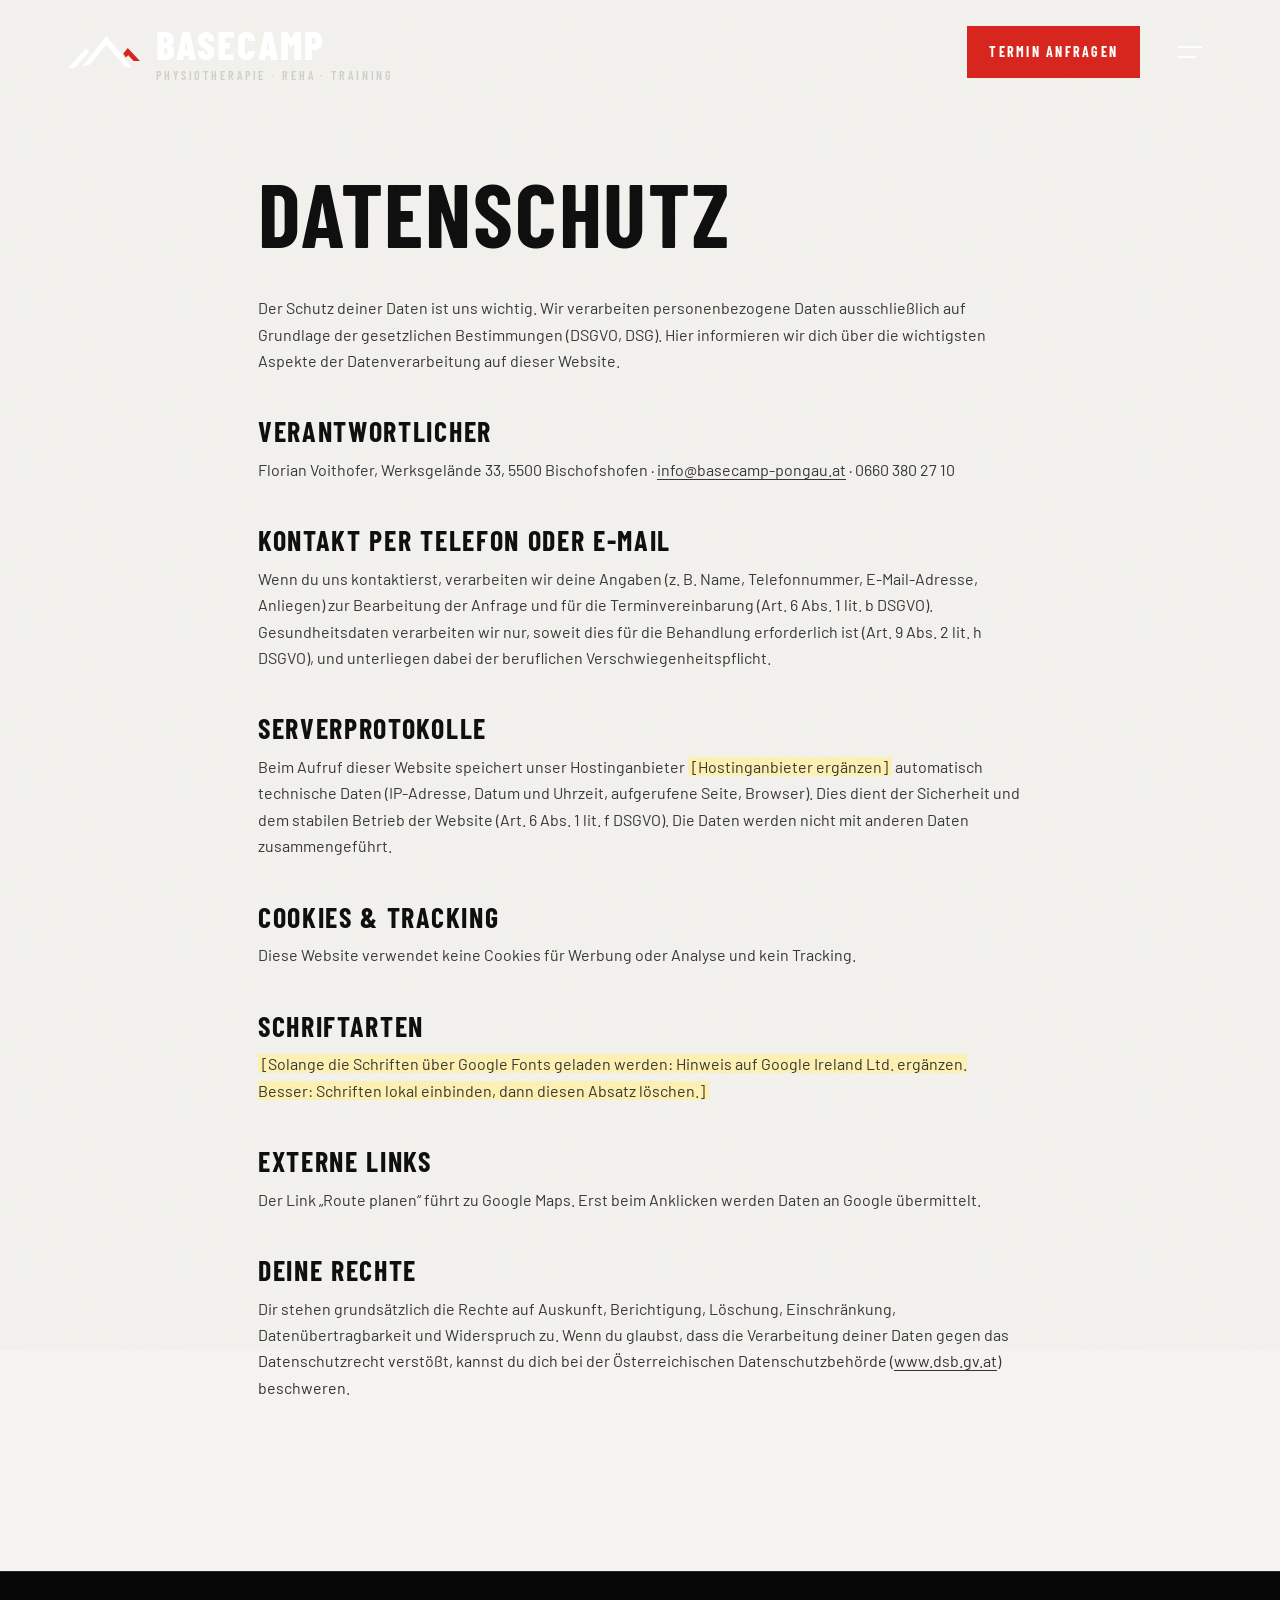
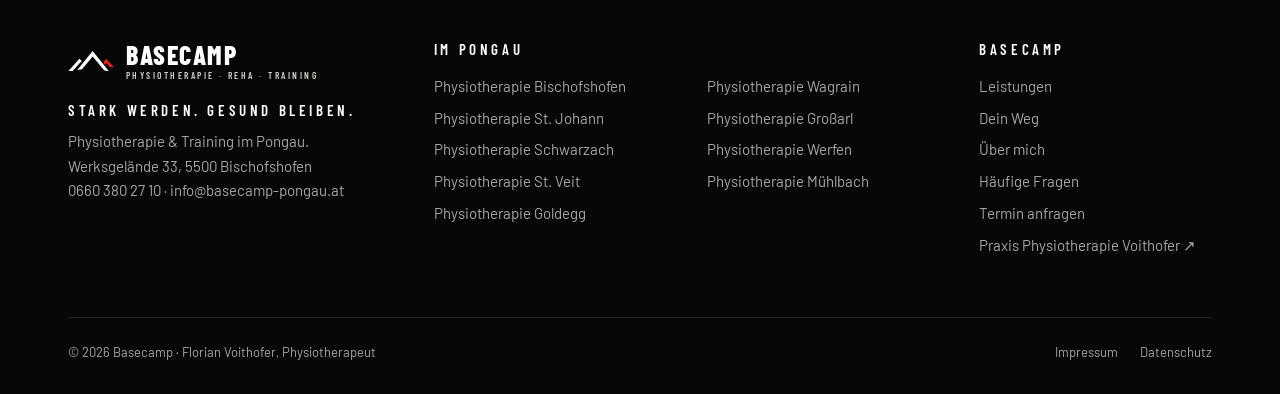
<file: basecamp-website-2/datenschutz.html>
<!doctype html>
<html lang="de-AT">
<head>
<meta charset="utf-8">
<script>document.documentElement.classList.add("js")</script>
<meta name="viewport" content="width=device-width, initial-scale=1">
<title>Datenschutz | Basecamp</title>
<meta name="description" content="Datenschutzerklärung von Basecamp: Physiotherapie, Reha &amp; Training in Mitterberghütten.">
<link rel="canonical" href="https://basecamp-pongau.at/datenschutz.html">
<meta name="robots" content="index,follow">
<meta name="geo.region" content="AT-5">
<meta name="geo.placename" content="Mitterberghütten, Bischofshofen">
<meta name="theme-color" content="#0A0A0A">
<meta property="og:type" content="website">
<meta property="og:locale" content="de_AT">
<meta property="og:site_name" content="Basecamp">
<meta property="og:title" content="Datenschutz | Basecamp">
<meta property="og:description" content="Datenschutzerklärung von Basecamp: Physiotherapie, Reha &amp; Training in Mitterberghütten.">
<meta property="og:url" content="https://basecamp-pongau.at/datenschutz.html">
<meta property="og:image" content="https://basecamp-pongau.at/assets/img/og-image.jpg">
<meta name="twitter:card" content="summary_large_image">
<link rel="icon" href="assets/img/favicon.svg" type="image/svg+xml">
<link rel="apple-touch-icon" href="assets/img/apple-touch-icon.png">
<link rel="stylesheet" href="css/style.css">
<link rel="preconnect" href="https://fonts.googleapis.com"><link rel="preconnect" href="https://fonts.gstatic.com" crossorigin><link rel="stylesheet" href="https://fonts.googleapis.com/css2?family=Barlow+Condensed:wght@600;700;800&family=Barlow:wght@400;500;600&display=swap">

</head>
<body>
<div class="grain" aria-hidden="true"></div>
<a class="skip" href="#main">Zum Inhalt springen</a>
<header class="hdr">
 <div class="wrap">
  <a class="brand" href="index.html" aria-label="Basecamp, zur Startseite"><svg class="" viewBox="0 0 319 142" fill="#fff" aria-hidden="true"><path d="M 79.06 53.88 L 94.90 68.87 L 29.28 141.85 L 0.00 141.85 Z M 170.84 0.00 L 284.41 141.85 L 250.47 134.35 L 170.84 38.32 L 97.73 126.15 L 64.21 132.51 Z"/><path fill="#D7261E" d="M 264.75 53.60 L 318.92 110.31 L 290.63 110.31 L 267.15 85.70 L 255.84 95.74 L 244.81 77.07 Z"/></svg><span><b>BASECAMP</b><small>PHYSIOTHERAPIE · REHA · TRAINING</small></span></a>
  <nav class="nav" aria-label="Hauptnavigation"><a class="lnk" href="index.html#leistungen">Leistungen</a><a class="lnk" href="index.html#weg">Dein Weg</a><a class="lnk" href="index.html#ueber">Über mich</a><a class="lnk" href="index.html#pongau">Pongau</a><a class="lnk" href="index.html#faq">FAQ</a><a class="btn btn--red" href="index.html#kontakt">Termin anfragen</a>
   <button class="burger" aria-label="Menü öffnen" aria-expanded="false" aria-controls="mnav"><span></span><span></span></button></nav>
 </div>
</header>
<nav class="mnav" id="mnav" aria-label="Mobile Navigation"><a href="index.html#leistungen">Leistungen</a><a href="index.html#weg">Dein Weg</a><a href="index.html#ueber">Über mich</a><a href="index.html#pongau">Pongau</a><a href="index.html#faq">FAQ</a><a href="index.html#kontakt" class="red">Termin</a>
 <div class="mnav-foot">Basecamp · Mitterberghütten<a href="tel:+436603802710">0660 380 27 10</a><a href="mailto:info@basecamp-pongau.at">info@basecamp-pongau.at</a></div></nav>
<main id="main">
<section class="legal on-light"><div class="wrap">
<h1>Datenschutz</h1>
<p>Der Schutz deiner Daten ist uns wichtig. Wir verarbeiten personenbezogene Daten ausschließlich auf Grundlage der gesetzlichen Bestimmungen (DSGVO, DSG). Hier informieren wir dich über die wichtigsten Aspekte der Datenverarbeitung auf dieser Website.</p>
<h2>Verantwortlicher</h2>
<p>Florian Voithofer, Werksgelände 33, 5500 Bischofshofen · <a href="mailto:info@basecamp-pongau.at">info@basecamp-pongau.at</a> · 0660 380 27 10</p>
<h2>Kontakt per Telefon oder E-Mail</h2>
<p>Wenn du uns kontaktierst, verarbeiten wir deine Angaben (z. B. Name, Telefonnummer, E-Mail-Adresse, Anliegen) zur Bearbeitung der Anfrage und für die Terminvereinbarung (Art. 6 Abs. 1 lit. b DSGVO). Gesundheitsdaten verarbeiten wir nur, soweit dies für die Behandlung erforderlich ist (Art. 9 Abs. 2 lit. h DSGVO), und unterliegen dabei der beruflichen Verschwiegenheitspflicht.</p>
<h2>Serverprotokolle</h2>
<p>Beim Aufruf dieser Website speichert unser Hostinganbieter <span class="todo">[Hostinganbieter ergänzen]</span> automatisch technische Daten (IP-Adresse, Datum und Uhrzeit, aufgerufene Seite, Browser). Dies dient der Sicherheit und dem stabilen Betrieb der Website (Art. 6 Abs. 1 lit. f DSGVO). Die Daten werden nicht mit anderen Daten zusammengeführt.</p>
<h2>Cookies &amp; Tracking</h2>
<p>Diese Website verwendet keine Cookies für Werbung oder Analyse und kein Tracking.</p>
<h2>Schriftarten</h2>
<p><span class="todo">[Solange die Schriften über Google Fonts geladen werden: Hinweis auf Google Ireland Ltd. ergänzen. Besser: Schriften lokal einbinden, dann diesen Absatz löschen.]</span></p>
<h2>Externe Links</h2>
<p>Der Link „Route planen“ führt zu Google Maps. Erst beim Anklicken werden Daten an Google übermittelt.</p>
<h2>Deine Rechte</h2>
<p>Dir stehen grundsätzlich die Rechte auf Auskunft, Berichtigung, Löschung, Einschränkung, Datenübertragbarkeit und Widerspruch zu. Wenn du glaubst, dass die Verarbeitung deiner Daten gegen das Datenschutzrecht verstößt, kannst du dich bei der Österreichischen Datenschutzbehörde (<a href="https://www.dsb.gv.at" target="_blank" rel="noopener">www.dsb.gv.at</a>) beschweren.</p>
</div></section>
</main>
<footer class="ftr">
 <div class="wrap">
  <div class="ftr__grid">
   <div>
    <a class="brand" href="index.html"><svg class="" viewBox="0 0 319 142" fill="#fff" aria-hidden="true"><path d="M 79.06 53.88 L 94.90 68.87 L 29.28 141.85 L 0.00 141.85 Z M 170.84 0.00 L 284.41 141.85 L 250.47 134.35 L 170.84 38.32 L 97.73 126.15 L 64.21 132.51 Z"/><path fill="#D7261E" d="M 264.75 53.60 L 318.92 110.31 L 290.63 110.31 L 267.15 85.70 L 255.84 95.74 L 244.81 77.07 Z"/></svg><span><b>BASECAMP</b><small>PHYSIOTHERAPIE · REHA · TRAINING</small></span></a>
    <p class="ftr__claim">Stark werden. Gesund bleiben.</p>
    <p>Physiotherapie &amp; Training im Pongau.<br>Werksgelände 33, 5500 Bischofshofen<br><a href="tel:+436603802710">0660 380 27 10</a> · <a href="mailto:info@basecamp-pongau.at">info@basecamp-pongau.at</a></p>
   </div>
   <div><h4>Im Pongau</h4><ul><li><a href="physiotherapie-bischofshofen.html">Physiotherapie Bischofshofen</a></li><li><a href="physiotherapie-st-johann-im-pongau.html">Physiotherapie St. Johann</a></li><li><a href="physiotherapie-schwarzach-im-pongau.html">Physiotherapie Schwarzach</a></li><li><a href="physiotherapie-st-veit-im-pongau.html">Physiotherapie St. Veit</a></li><li><a href="physiotherapie-goldegg.html">Physiotherapie Goldegg</a></li></ul></div>
   <div><h4>&nbsp;</h4><ul><li><a href="physiotherapie-wagrain.html">Physiotherapie Wagrain</a></li><li><a href="physiotherapie-grossarl.html">Physiotherapie Großarl</a></li><li><a href="physiotherapie-werfen.html">Physiotherapie Werfen</a></li><li><a href="physiotherapie-muehlbach-am-hochkoenig.html">Physiotherapie Mühlbach</a></li></ul></div>
   <div><h4>Basecamp</h4><ul><li><a href="index.html#leistungen">Leistungen</a></li><li><a href="index.html#weg">Dein Weg</a></li><li><a href="index.html#ueber">Über mich</a></li><li><a href="index.html#faq">Häufige Fragen</a></li><li><a href="index.html#kontakt">Termin anfragen</a></li><li><a href="https://physio-voithofer.at" target="_blank" rel="noopener">Praxis Physiotherapie Voithofer ↗</a></li></ul></div>
  </div>
  <div class="ftr__bottom"><span>© 2026 Basecamp · Florian Voithofer, Physiotherapeut</span><nav><a href="impressum.html">Impressum</a><a href="datenschutz.html">Datenschutz</a></nav></div>
 </div>
</footer>
<script src="js/main.js" defer></script>
</body>
</html>
</file>
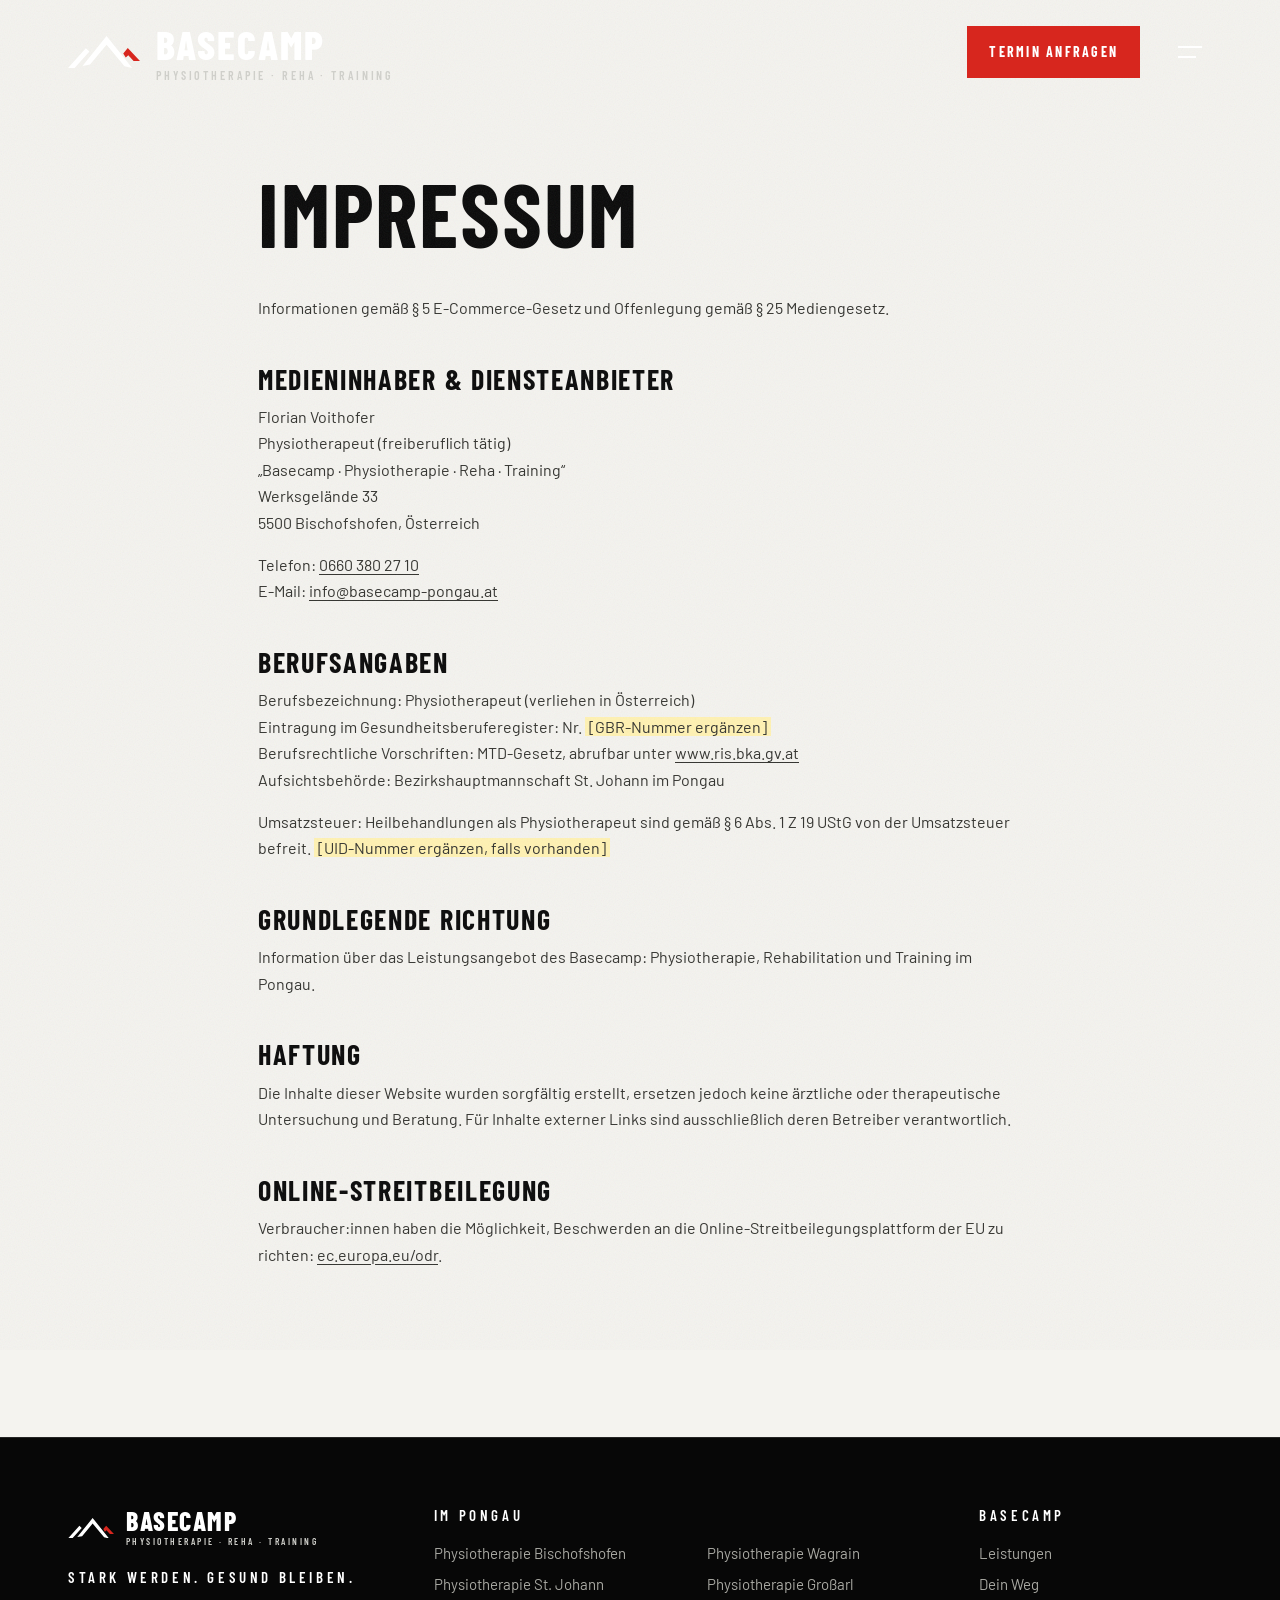
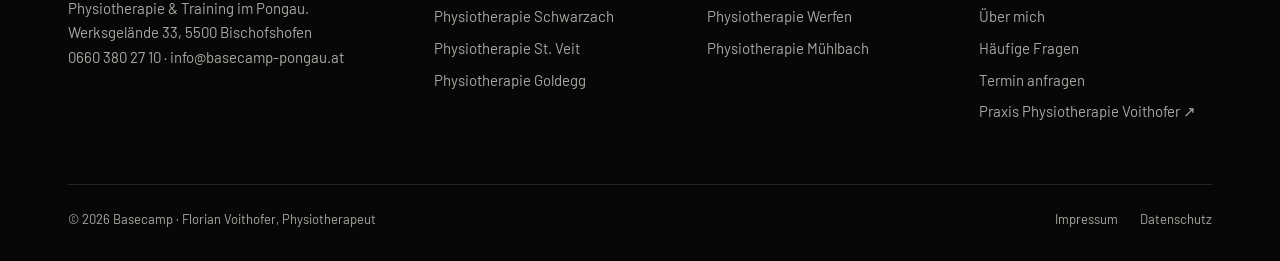
<file: basecamp-website-2/impressum.html>
<!doctype html>
<html lang="de-AT">
<head>
<meta charset="utf-8">
<script>document.documentElement.classList.add("js")</script>
<meta name="viewport" content="width=device-width, initial-scale=1">
<title>Impressum | Basecamp</title>
<meta name="description" content="Impressum von Basecamp: Physiotherapie, Reha &amp; Training in Mitterberghütten.">
<link rel="canonical" href="https://basecamp-pongau.at/impressum.html">
<meta name="robots" content="index,follow">
<meta name="geo.region" content="AT-5">
<meta name="geo.placename" content="Mitterberghütten, Bischofshofen">
<meta name="theme-color" content="#0A0A0A">
<meta property="og:type" content="website">
<meta property="og:locale" content="de_AT">
<meta property="og:site_name" content="Basecamp">
<meta property="og:title" content="Impressum | Basecamp">
<meta property="og:description" content="Impressum von Basecamp: Physiotherapie, Reha &amp; Training in Mitterberghütten.">
<meta property="og:url" content="https://basecamp-pongau.at/impressum.html">
<meta property="og:image" content="https://basecamp-pongau.at/assets/img/og-image.jpg">
<meta name="twitter:card" content="summary_large_image">
<link rel="icon" href="assets/img/favicon.svg" type="image/svg+xml">
<link rel="apple-touch-icon" href="assets/img/apple-touch-icon.png">
<link rel="stylesheet" href="css/style.css">
<link rel="preconnect" href="https://fonts.googleapis.com"><link rel="preconnect" href="https://fonts.gstatic.com" crossorigin><link rel="stylesheet" href="https://fonts.googleapis.com/css2?family=Barlow+Condensed:wght@600;700;800&family=Barlow:wght@400;500;600&display=swap">

</head>
<body>
<div class="grain" aria-hidden="true"></div>
<a class="skip" href="#main">Zum Inhalt springen</a>
<header class="hdr">
 <div class="wrap">
  <a class="brand" href="index.html" aria-label="Basecamp, zur Startseite"><svg class="" viewBox="0 0 319 142" fill="#fff" aria-hidden="true"><path d="M 79.06 53.88 L 94.90 68.87 L 29.28 141.85 L 0.00 141.85 Z M 170.84 0.00 L 284.41 141.85 L 250.47 134.35 L 170.84 38.32 L 97.73 126.15 L 64.21 132.51 Z"/><path fill="#D7261E" d="M 264.75 53.60 L 318.92 110.31 L 290.63 110.31 L 267.15 85.70 L 255.84 95.74 L 244.81 77.07 Z"/></svg><span><b>BASECAMP</b><small>PHYSIOTHERAPIE · REHA · TRAINING</small></span></a>
  <nav class="nav" aria-label="Hauptnavigation"><a class="lnk" href="index.html#leistungen">Leistungen</a><a class="lnk" href="index.html#weg">Dein Weg</a><a class="lnk" href="index.html#ueber">Über mich</a><a class="lnk" href="index.html#pongau">Pongau</a><a class="lnk" href="index.html#faq">FAQ</a><a class="btn btn--red" href="index.html#kontakt">Termin anfragen</a>
   <button class="burger" aria-label="Menü öffnen" aria-expanded="false" aria-controls="mnav"><span></span><span></span></button></nav>
 </div>
</header>
<nav class="mnav" id="mnav" aria-label="Mobile Navigation"><a href="index.html#leistungen">Leistungen</a><a href="index.html#weg">Dein Weg</a><a href="index.html#ueber">Über mich</a><a href="index.html#pongau">Pongau</a><a href="index.html#faq">FAQ</a><a href="index.html#kontakt" class="red">Termin</a>
 <div class="mnav-foot">Basecamp · Mitterberghütten<a href="tel:+436603802710">0660 380 27 10</a><a href="mailto:info@basecamp-pongau.at">info@basecamp-pongau.at</a></div></nav>
<main id="main">
<section class="legal on-light"><div class="wrap">
<h1>Impressum</h1>
<p>Informationen gemäß § 5 E-Commerce-Gesetz und Offenlegung gemäß § 25 Mediengesetz.</p>
<h2>Medieninhaber &amp; Diensteanbieter</h2>
<p>Florian Voithofer<br>Physiotherapeut (freiberuflich tätig)<br>„Basecamp · Physiotherapie · Reha · Training“<br>Werksgelände 33<br>5500 Bischofshofen, Österreich</p>
<p>Telefon: <a href="tel:+436603802710">0660 380 27 10</a><br>E-Mail: <a href="mailto:info@basecamp-pongau.at">info@basecamp-pongau.at</a></p>
<h2>Berufsangaben</h2>
<p>Berufsbezeichnung: Physiotherapeut (verliehen in Österreich)<br>
Eintragung im Gesundheitsberuferegister: Nr. <span class="todo">[GBR-Nummer ergänzen]</span><br>
Berufsrechtliche Vorschriften: MTD-Gesetz, abrufbar unter <a href="https://www.ris.bka.gv.at" target="_blank" rel="noopener">www.ris.bka.gv.at</a><br>
Aufsichtsbehörde: Bezirkshauptmannschaft St. Johann im Pongau</p>
<p>Umsatzsteuer: Heilbehandlungen als Physiotherapeut sind gemäß § 6 Abs. 1 Z 19 UStG von der Umsatzsteuer befreit. <span class="todo">[UID-Nummer ergänzen, falls vorhanden]</span></p>
<h2>Grundlegende Richtung</h2>
<p>Information über das Leistungsangebot des Basecamp: Physiotherapie, Rehabilitation und Training im Pongau.</p>
<h2>Haftung</h2>
<p>Die Inhalte dieser Website wurden sorgfältig erstellt, ersetzen jedoch keine ärztliche oder therapeutische Untersuchung und Beratung. Für Inhalte externer Links sind ausschließlich deren Betreiber verantwortlich.</p>
<h2>Online-Streitbeilegung</h2>
<p>Verbraucher:innen haben die Möglichkeit, Beschwerden an die Online-Streitbeilegungsplattform der EU zu richten: <a href="https://ec.europa.eu/odr" target="_blank" rel="noopener">ec.europa.eu/odr</a>.</p>
</div></section>
</main>
<footer class="ftr">
 <div class="wrap">
  <div class="ftr__grid">
   <div>
    <a class="brand" href="index.html"><svg class="" viewBox="0 0 319 142" fill="#fff" aria-hidden="true"><path d="M 79.06 53.88 L 94.90 68.87 L 29.28 141.85 L 0.00 141.85 Z M 170.84 0.00 L 284.41 141.85 L 250.47 134.35 L 170.84 38.32 L 97.73 126.15 L 64.21 132.51 Z"/><path fill="#D7261E" d="M 264.75 53.60 L 318.92 110.31 L 290.63 110.31 L 267.15 85.70 L 255.84 95.74 L 244.81 77.07 Z"/></svg><span><b>BASECAMP</b><small>PHYSIOTHERAPIE · REHA · TRAINING</small></span></a>
    <p class="ftr__claim">Stark werden. Gesund bleiben.</p>
    <p>Physiotherapie &amp; Training im Pongau.<br>Werksgelände 33, 5500 Bischofshofen<br><a href="tel:+436603802710">0660 380 27 10</a> · <a href="mailto:info@basecamp-pongau.at">info@basecamp-pongau.at</a></p>
   </div>
   <div><h4>Im Pongau</h4><ul><li><a href="physiotherapie-bischofshofen.html">Physiotherapie Bischofshofen</a></li><li><a href="physiotherapie-st-johann-im-pongau.html">Physiotherapie St. Johann</a></li><li><a href="physiotherapie-schwarzach-im-pongau.html">Physiotherapie Schwarzach</a></li><li><a href="physiotherapie-st-veit-im-pongau.html">Physiotherapie St. Veit</a></li><li><a href="physiotherapie-goldegg.html">Physiotherapie Goldegg</a></li></ul></div>
   <div><h4>&nbsp;</h4><ul><li><a href="physiotherapie-wagrain.html">Physiotherapie Wagrain</a></li><li><a href="physiotherapie-grossarl.html">Physiotherapie Großarl</a></li><li><a href="physiotherapie-werfen.html">Physiotherapie Werfen</a></li><li><a href="physiotherapie-muehlbach-am-hochkoenig.html">Physiotherapie Mühlbach</a></li></ul></div>
   <div><h4>Basecamp</h4><ul><li><a href="index.html#leistungen">Leistungen</a></li><li><a href="index.html#weg">Dein Weg</a></li><li><a href="index.html#ueber">Über mich</a></li><li><a href="index.html#faq">Häufige Fragen</a></li><li><a href="index.html#kontakt">Termin anfragen</a></li><li><a href="https://physio-voithofer.at" target="_blank" rel="noopener">Praxis Physiotherapie Voithofer ↗</a></li></ul></div>
  </div>
  <div class="ftr__bottom"><span>© 2026 Basecamp · Florian Voithofer, Physiotherapeut</span><nav><a href="impressum.html">Impressum</a><a href="datenschutz.html">Datenschutz</a></nav></div>
 </div>
</footer>
<script src="js/main.js" defer></script>
</body>
</html>
</file>
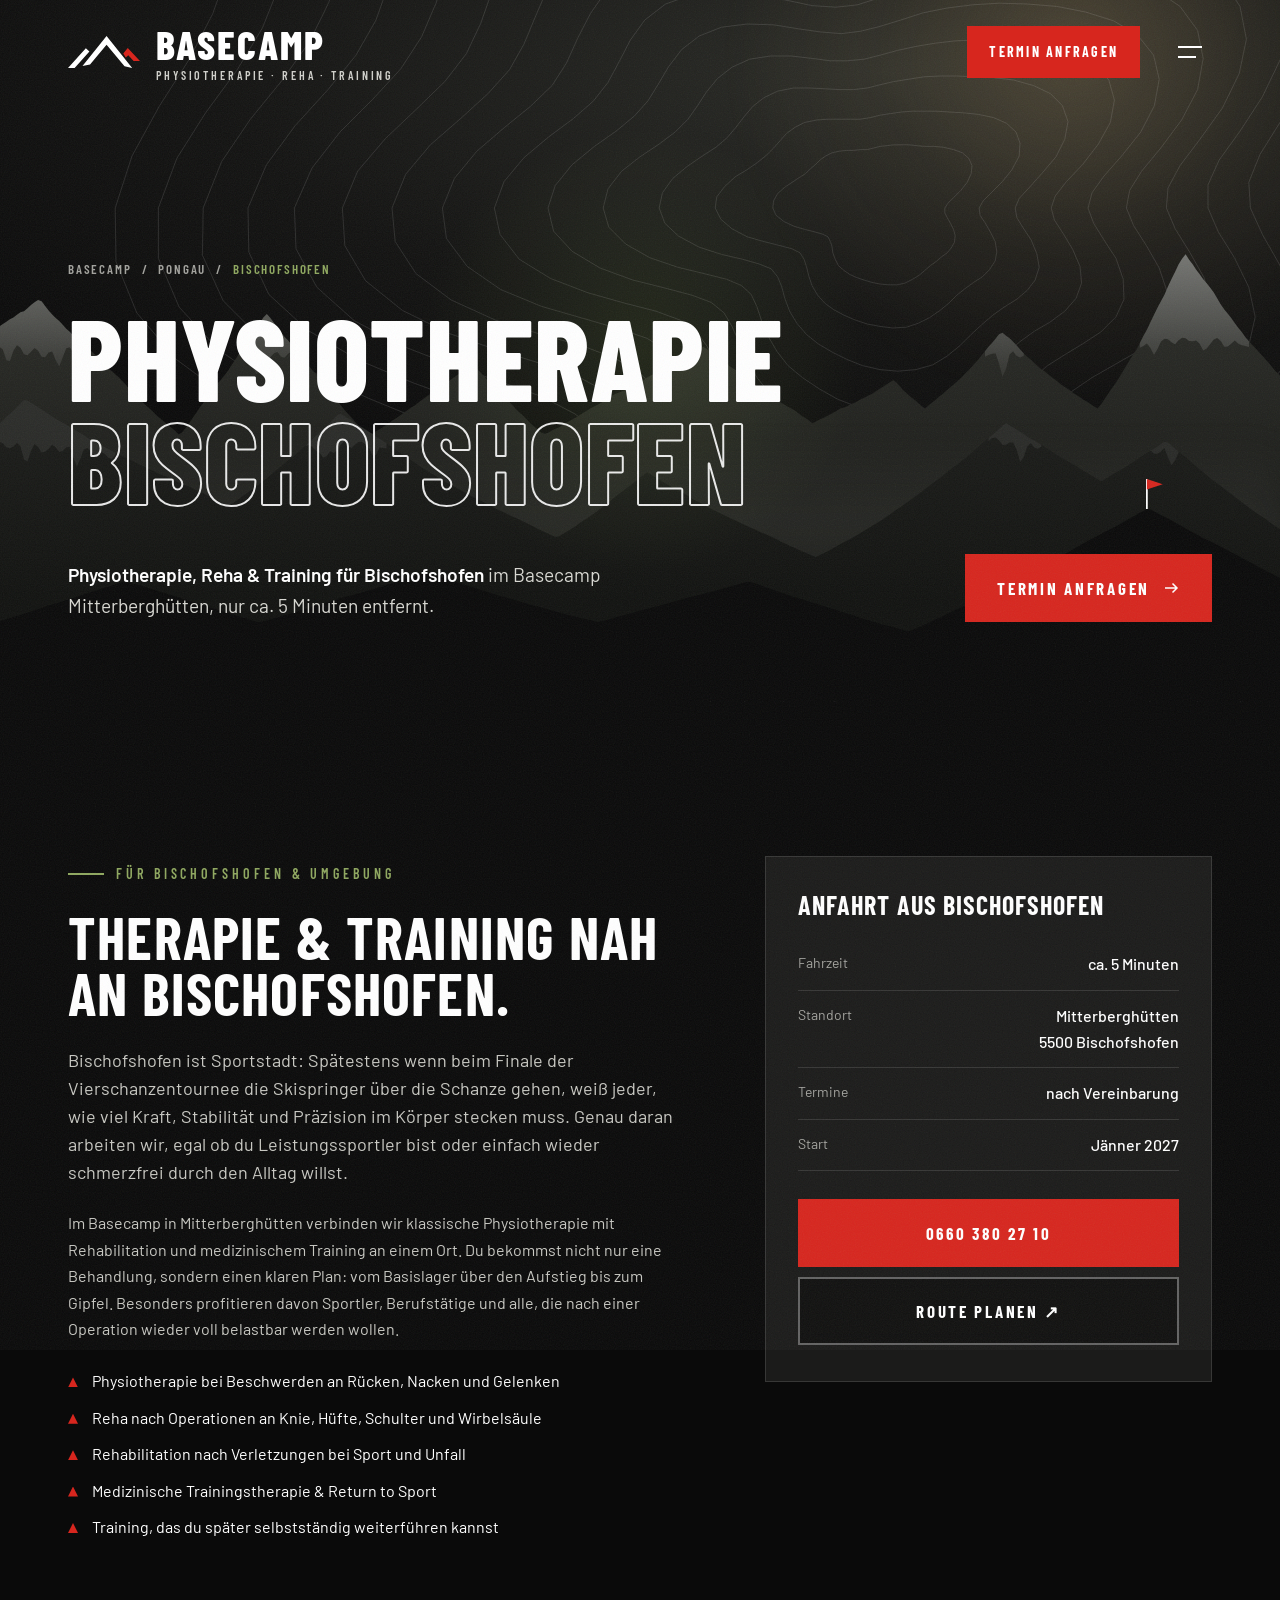
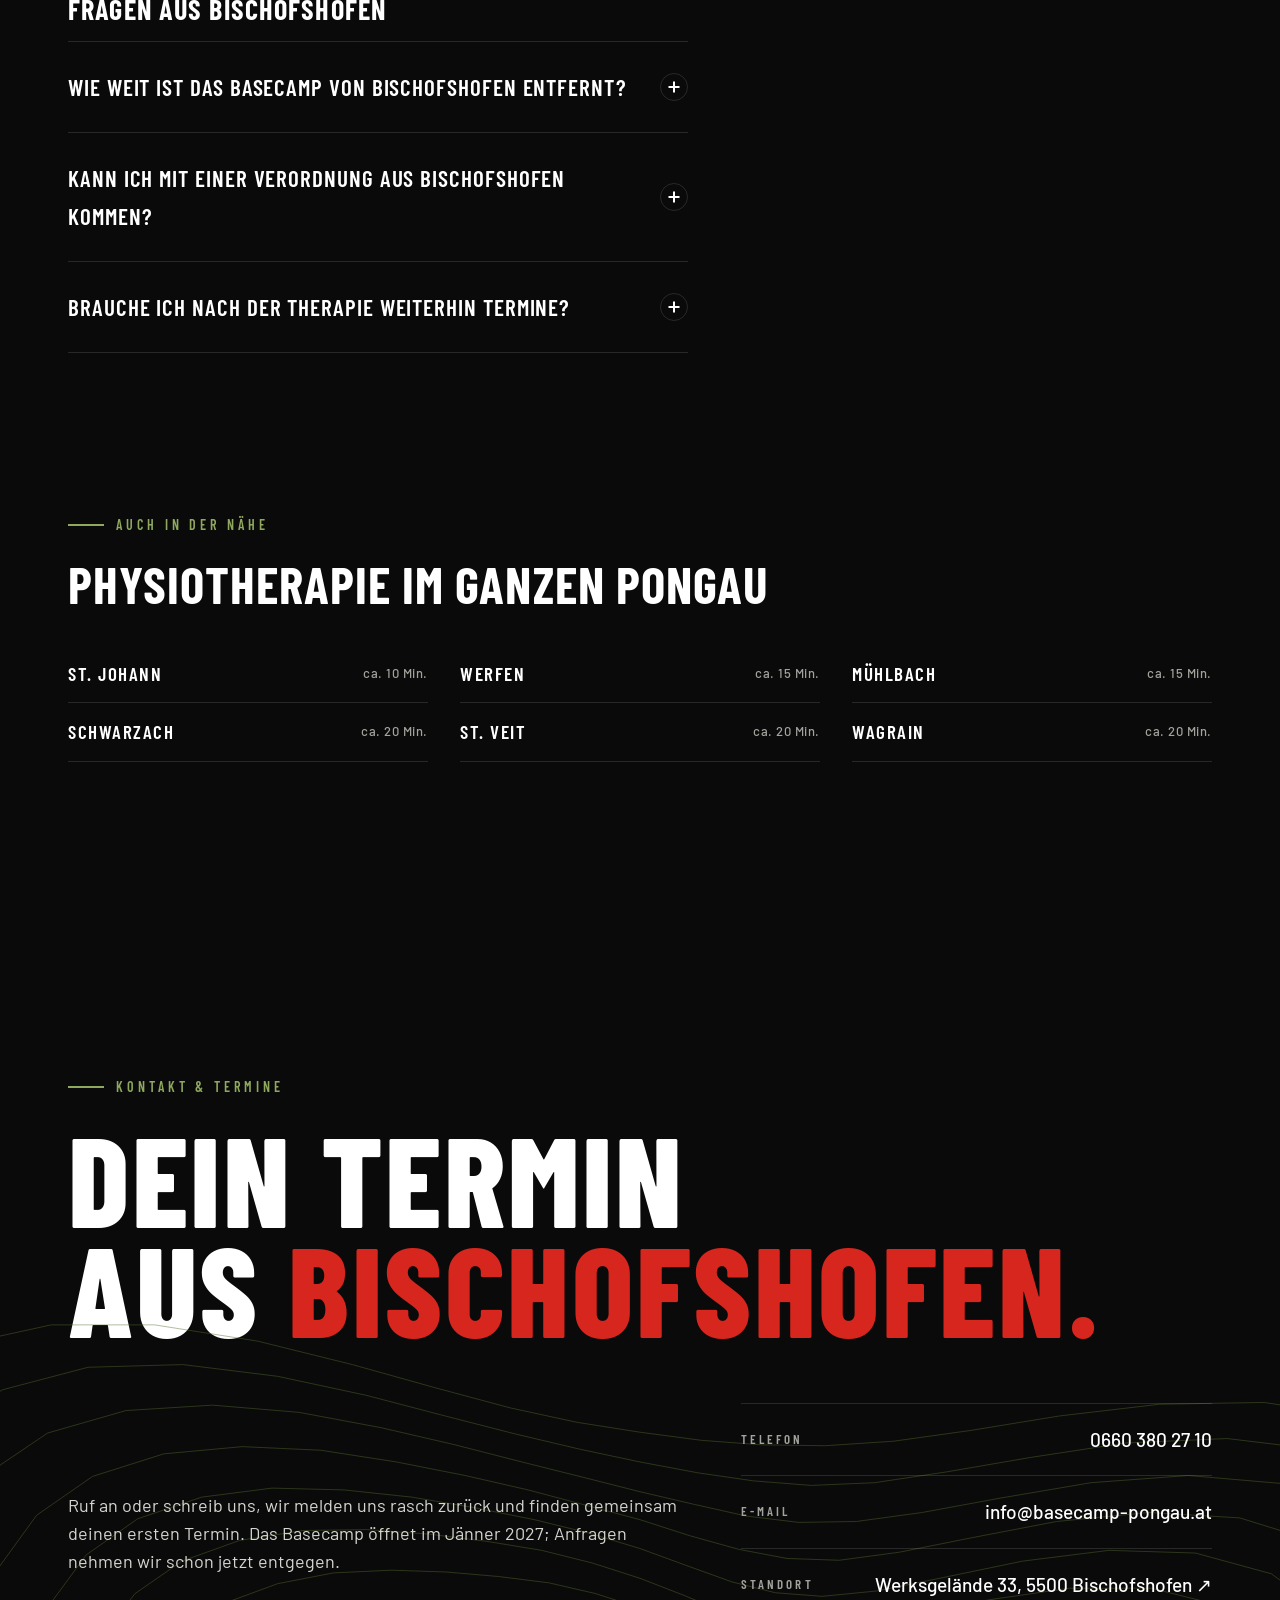
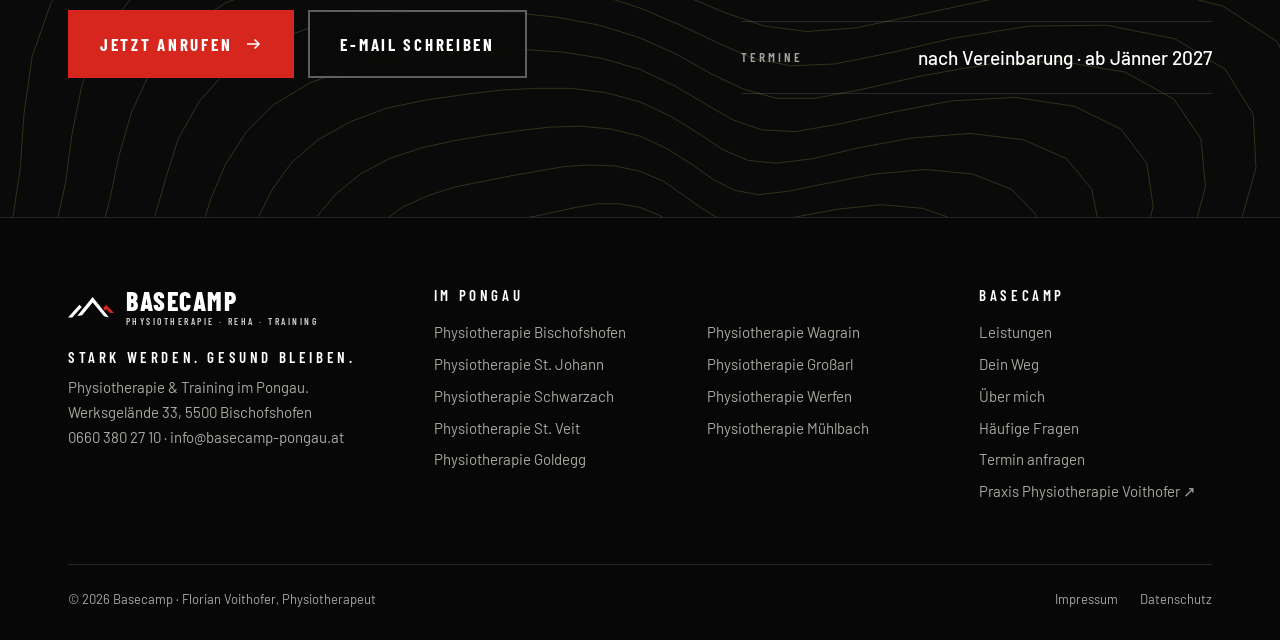
<file: basecamp-website-2/physiotherapie-bischofshofen.html>
<!doctype html>
<html lang="de-AT">
<head>
<meta charset="utf-8">
<script>document.documentElement.classList.add("js")</script>
<meta name="viewport" content="width=device-width, initial-scale=1">
<title>Physiotherapie Bischofshofen | Basecamp | Reha &amp; Training im Pongau</title>
<meta name="description" content="Physiotherapie, Reha nach OP und Training für Bischofshofen: Das Basecamp in Mitterberghütten ist in ca. 5 Minuten erreichbar. Wahltherapeut. Termin anfragen: 0660 380 27 10.">
<link rel="canonical" href="https://basecamp-pongau.at/physiotherapie-bischofshofen.html">
<meta name="robots" content="index,follow">
<meta name="geo.region" content="AT-5">
<meta name="geo.placename" content="Mitterberghütten, Bischofshofen">
<meta name="theme-color" content="#0A0A0A">
<meta property="og:type" content="website">
<meta property="og:locale" content="de_AT">
<meta property="og:site_name" content="Basecamp">
<meta property="og:title" content="Physiotherapie Bischofshofen | Basecamp | Reha &amp; Training im Pongau">
<meta property="og:description" content="Physiotherapie, Reha nach OP und Training für Bischofshofen: Das Basecamp in Mitterberghütten ist in ca. 5 Minuten erreichbar. Wahltherapeut. Termin anfragen: 0660 380 27 10.">
<meta property="og:url" content="https://basecamp-pongau.at/physiotherapie-bischofshofen.html">
<meta property="og:image" content="https://basecamp-pongau.at/assets/img/og-image.jpg">
<meta name="twitter:card" content="summary_large_image">
<link rel="icon" href="assets/img/favicon.svg" type="image/svg+xml">
<link rel="apple-touch-icon" href="assets/img/apple-touch-icon.png">
<link rel="stylesheet" href="css/style.css">
<link rel="preconnect" href="https://fonts.googleapis.com"><link rel="preconnect" href="https://fonts.gstatic.com" crossorigin><link rel="stylesheet" href="https://fonts.googleapis.com/css2?family=Barlow+Condensed:wght@600;700;800&family=Barlow:wght@400;500;600&display=swap">
<script type="application/ld+json">{"@context": "https://schema.org", "@type": "Physiotherapy", "@id": "https://basecamp-pongau.at/#basecamp", "name": "Basecamp · Physiotherapie · Reha · Training", "alternateName": ["Basecamp Pongau", "Basecamp Reha & Training", "Physiotherapie & Training Pongau"], "description": "Physiotherapie, Rehabilitation nach Operationen und Verletzungen sowie medizinisches Training in Mitterberghütten (Bischofshofen). Physiotherapie & Training mitten im Pongau.", "url": "https://basecamp-pongau.at/", "logo": "https://basecamp-pongau.at/assets/img/logo-mark.svg", "image": "https://basecamp-pongau.at/assets/img/og-image.jpg", "telephone": "+43 660 3802710", "email": "info@basecamp-pongau.at", "address": {"@type": "PostalAddress", "addressLocality": "Bischofshofen", "postalCode": "5500", "addressRegion": "Salzburg", "addressCountry": "AT", "streetAddress": "Werksgelände 33"}, "areaServed": [{"@type": "City", "name": "Bischofshofen"}, {"@type": "City", "name": "St. Johann im Pongau"}, {"@type": "City", "name": "Schwarzach im Pongau"}, {"@type": "City", "name": "St. Veit im Pongau"}, {"@type": "City", "name": "Goldegg"}, {"@type": "City", "name": "Wagrain"}, {"@type": "City", "name": "Großarl"}, {"@type": "City", "name": "Werfen"}, {"@type": "City", "name": "Mühlbach am Hochkönig"}, {"@type": "AdministrativeArea", "name": "Pongau"}], "medicalSpecialty": "Physiotherapy", "availableService": [{"@type": "MedicalTherapy", "name": "Physiotherapie"}, {"@type": "MedicalTherapy", "name": "Rehabilitation nach Operationen"}, {"@type": "MedicalTherapy", "name": "Medizinische Trainingstherapie"}, {"@type": "MedicalTherapy", "name": "Sportphysiotherapie / Return to Sport"}], "founder": {"@type": "Person", "name": "Florian Voithofer", "jobTitle": "Physiotherapeut", "url": "https://physio-voithofer.at"}, "knowsLanguage": "de"}</script><script type="application/ld+json">{"@context": "https://schema.org", "@type": "BreadcrumbList", "itemListElement": [{"@type": "ListItem", "position": 1, "name": "Basecamp", "item": "https://basecamp-pongau.at/"}, {"@type": "ListItem", "position": 2, "name": "Physiotherapie Bischofshofen", "item": "https://basecamp-pongau.at/physiotherapie-bischofshofen.html"}]}</script><script type="application/ld+json">{"@context": "https://schema.org", "@type": "FAQPage", "mainEntity": [{"@type": "Question", "name": "Wie weit ist das Basecamp von Bischofshofen entfernt?", "acceptedAnswer": {"@type": "Answer", "text": "Mitterberghütten ist ein Ortsteil von Bischofshofen. Vom Stadtzentrum bist du in rund fünf Minuten bei uns. Termine vereinbarst du telefonisch unter 0660 380 27 10 oder per E-Mail."}}, {"@type": "Question", "name": "Kann ich mit einer Verordnung aus Bischofshofen kommen?", "acceptedAnswer": {"@type": "Answer", "text": "Ja. Jede ärztliche Verordnung für Physiotherapie, egal von welcher Ärztin oder welchem Arzt, kannst du bei uns einlösen. Als Wahltherapeut stellen wir dir eine Rechnung aus, die du bei deiner Krankenversicherung zur Rückerstattung einreichst; wir helfen dir gern dabei."}}, {"@type": "Question", "name": "Brauche ich nach der Therapie weiterhin Termine?", "acceptedAnswer": {"@type": "Answer", "text": "Nicht zwingend. Ziel ist, dass du dein Training selbstständig weiterführen kannst. Viele nutzen danach die Möglichkeit, im Studio eigenständig weiterzutrainieren."}}]}</script>
</head>
<body>
<div class="grain" aria-hidden="true"></div>
<a class="skip" href="#main">Zum Inhalt springen</a>
<header class="hdr">
 <div class="wrap">
  <a class="brand" href="index.html" aria-label="Basecamp, zur Startseite"><svg class="" viewBox="0 0 319 142" fill="#fff" aria-hidden="true"><path d="M 79.06 53.88 L 94.90 68.87 L 29.28 141.85 L 0.00 141.85 Z M 170.84 0.00 L 284.41 141.85 L 250.47 134.35 L 170.84 38.32 L 97.73 126.15 L 64.21 132.51 Z"/><path fill="#D7261E" d="M 264.75 53.60 L 318.92 110.31 L 290.63 110.31 L 267.15 85.70 L 255.84 95.74 L 244.81 77.07 Z"/></svg><span><b>BASECAMP</b><small>PHYSIOTHERAPIE · REHA · TRAINING</small></span></a>
  <nav class="nav" aria-label="Hauptnavigation"><a class="lnk" href="index.html#leistungen">Leistungen</a><a class="lnk" href="index.html#weg">Dein Weg</a><a class="lnk" href="index.html#ueber">Über mich</a><a class="lnk" href="index.html#pongau">Pongau</a><a class="lnk" href="index.html#faq">FAQ</a><a class="btn btn--red" href="index.html#kontakt">Termin anfragen</a>
   <button class="burger" aria-label="Menü öffnen" aria-expanded="false" aria-controls="mnav"><span></span><span></span></button></nav>
 </div>
</header>
<nav class="mnav" id="mnav" aria-label="Mobile Navigation"><a href="index.html#leistungen">Leistungen</a><a href="index.html#weg">Dein Weg</a><a href="index.html#ueber">Über mich</a><a href="index.html#pongau">Pongau</a><a href="index.html#faq">FAQ</a><a href="index.html#kontakt" class="red">Termin</a>
 <div class="mnav-foot">Basecamp · Mitterberghütten<a href="tel:+436603802710">0660 380 27 10</a><a href="mailto:info@basecamp-pongau.at">info@basecamp-pongau.at</a></div></nav>
<main id="main">

<section class="hero subhero" aria-labelledby="hero-h">
 <div class="hero__sky" aria-hidden="true"><div class="hero__sun"></div><div class="hero__topo"><svg viewBox="0 0 1600 900" preserveAspectRatio="xMidYMid slice" aria-hidden="true"><g fill="none" stroke="#fff" stroke-width="1.1"><path d="M1181,260 L1181,266 L1184,272 L1188,279 L1192,287 L1194,295 L1193,303 L1189,310 L1184,316 L1177,321 L1170,327 L1163,332 L1156,338 L1149,344 L1141,349 L1131,354 L1121,356 L1111,356 L1100,355 L1090,353 L1080,350 L1071,347 L1062,343 L1055,338 L1048,332 L1044,324 L1041,316 L1040,308 L1038,302 L1035,296 L1029,293 L1019,290 L1007,287 L993,283 L980,277 L970,269 L966,260 L967,251 L972,242 L981,234 L990,228 L999,222 L1007,217 L1013,211 L1019,206 L1025,200 L1032,195 L1040,191 L1049,189 L1058,188 L1067,188 L1076,187 L1084,187 L1092,185 L1100,183 L1109,182 L1117,181 L1126,181 L1136,181 L1145,182 L1156,183 L1167,183 L1179,184 L1192,187 L1203,191 L1211,198 L1215,207 L1214,217 L1209,228 L1201,238 L1192,247 L1185,254 L1181,260Z"/><path d="M1224,260 L1225,269 L1231,278 L1238,290 L1244,302 L1246,315 L1244,326 L1237,337 L1228,346 L1217,353 L1206,361 L1196,369 L1186,379 L1175,388 L1162,397 L1148,404 L1133,409 L1116,410 L1100,408 L1084,405 L1069,400 L1055,394 L1042,387 L1031,379 L1022,369 L1015,357 L1011,345 L1008,333 L1005,324 L1000,316 L990,311 L975,307 L955,302 L934,296 L915,286 L901,274 L894,260 L896,246 L906,233 L919,221 L934,212 L947,203 L958,194 L967,185 L975,176 L983,167 L994,159 L1006,153 L1021,150 L1035,149 L1050,149 L1063,149 L1075,149 L1088,147 L1100,144 L1113,142 L1127,140 L1141,139 L1155,139 L1170,139 L1187,140 L1204,141 L1223,143 L1242,147 L1258,154 L1270,165 L1275,179 L1274,195 L1265,212 L1253,227 L1240,240 L1229,251 L1224,260Z"/><path d="M1269,260 L1271,272 L1279,285 L1289,300 L1296,317 L1299,334 L1294,350 L1284,363 L1271,374 L1255,384 L1241,394 L1227,406 L1214,418 L1200,432 L1184,445 L1166,456 L1145,462 L1122,464 L1100,462 L1078,457 L1058,449 L1040,440 L1023,430 L1008,418 L996,404 L987,389 L981,373 L977,358 L972,346 L964,336 L949,330 L928,324 L902,318 L874,309 L848,295 L831,279 L824,260 L828,241 L841,223 L859,208 L878,195 L895,184 L909,172 L920,159 L930,146 L941,133 L955,122 L972,114 L992,110 L1012,110 L1032,111 L1050,112 L1067,112 L1084,110 L1100,106 L1117,102 L1136,99 L1155,96 L1175,95 L1196,95 L1218,96 L1242,97 L1267,100 L1292,107 L1313,117 L1328,132 L1335,152 L1331,174 L1320,196 L1303,216 L1287,234 L1274,248 L1269,260Z"/><path d="M1314,260 L1318,275 L1329,292 L1341,312 L1350,333 L1352,354 L1345,373 L1331,389 L1312,403 L1293,414 L1275,427 L1259,441 L1243,458 L1226,476 L1206,494 L1183,508 L1157,517 L1128,520 L1100,517 L1073,509 L1047,499 L1024,486 L1003,472 L985,457 L971,439 L960,420 L952,401 L946,383 L939,368 L927,357 L908,349 L880,342 L847,334 L812,322 L782,305 L761,284 L754,260 L760,236 L777,214 L800,196 L824,180 L844,165 L860,149 L872,132 L883,115 L897,98 L915,84 L937,74 L963,70 L989,70 L1015,73 L1038,76 L1059,76 L1080,74 L1100,69 L1122,63 L1145,58 L1169,54 L1195,51 L1222,50 L1251,51 L1281,53 L1312,58 L1342,66 L1368,80 L1386,100 L1393,125 L1388,153 L1373,180 L1353,206 L1333,227 L1319,245 L1314,260Z"/><path d="M1360,260 L1367,279 L1380,300 L1395,323 L1404,349 L1405,374 L1395,396 L1376,415 L1353,430 L1330,444 L1308,458 L1289,476 L1271,497 L1252,521 L1229,543 L1201,562 L1169,574 L1135,577 L1100,573 L1067,563 L1036,548 L1009,532 L985,513 L964,494 L947,473 L933,450 L924,428 L915,408 L905,391 L889,378 L865,369 L831,360 L791,350 L750,335 L715,314 L692,289 L685,260 L694,232 L715,206 L743,183 L770,164 L793,145 L810,126 L823,105 L836,83 L852,62 L874,45 L902,34 L934,30 L967,31 L998,36 L1026,40 L1052,42 L1076,39 L1100,33 L1126,25 L1154,16 L1184,10 L1216,6 L1249,4 L1284,5 L1321,8 L1357,15 L1392,26 L1422,44 L1442,69 L1449,99 L1443,132 L1426,165 L1402,195 L1380,220 L1365,241 L1360,260Z"/><path d="M1408,260 L1417,282 L1433,307 L1449,335 L1459,365 L1458,393 L1444,419 L1421,440 L1393,456 L1365,472 L1340,489 L1319,511 L1300,537 L1278,566 L1252,594 L1220,617 L1182,631 L1141,635 L1100,629 L1061,616 L1026,597 L994,576 L967,553 L943,530 L923,505 L907,480 L895,455 L884,433 L870,414 L850,400 L820,389 L781,379 L735,366 L688,348 L649,324 L625,293 L618,260 L630,227 L655,197 L686,171 L717,148 L742,126 L760,103 L774,77 L788,50 L806,25 L832,5 L866,-7 L905,-11 L944,-7 L982,0 L1015,7 L1045,9 L1072,6 L1100,-3 L1130,-14 L1163,-25 L1199,-35 L1237,-41 L1277,-43 L1318,-42 L1361,-38 L1403,-29 L1442,-14 L1475,8 L1497,38 L1504,73 L1497,112 L1477,150 L1451,185 L1427,214 L1412,238 L1408,260Z"/><path d="M1458,260 L1469,286 L1487,315 L1505,347 L1514,381 L1510,413 L1492,441 L1464,464 L1431,482 L1399,499 L1372,519 L1349,545 L1328,576 L1305,612 L1276,646 L1238,673 L1195,690 L1147,694 L1100,686 L1055,668 L1015,645 L980,619 L949,592 L922,565 L900,537 L882,509 L866,483 L852,459 L834,439 L809,423 L774,411 L729,398 L677,383 L626,362 L584,333 L558,298 L553,260 L568,223 L596,189 L631,159 L663,133 L690,107 L708,79 L722,48 L738,17 L759,-13 L790,-35 L830,-48 L876,-51 L923,-44 L966,-35 L1004,-26 L1038,-23 L1069,-27 L1100,-38 L1134,-53 L1172,-68 L1214,-80 L1259,-88 L1305,-92 L1353,-90 L1401,-84 L1448,-72 L1492,-53 L1527,-27 L1550,8 L1558,49 L1549,92 L1528,135 L1500,174 L1475,207 L1460,235 L1458,260Z"/><path d="M1510,260 L1523,290 L1543,322 L1561,359 L1569,396 L1561,432 L1539,463 L1505,487 L1468,507 L1433,526 L1403,549 L1379,579 L1358,617 L1332,659 L1300,699 L1258,731 L1208,750 L1154,754 L1100,743 L1050,721 L1005,692 L966,661 L932,629 L903,598 L878,568 L856,539 L837,510 L819,485 L797,464 L767,447 L727,432 L676,418 L619,400 L564,375 L520,342 L494,302 L490,260 L507,218 L538,181 L576,148 L610,117 L637,87 L655,55 L670,19 L686,-18 L711,-51 L748,-76 L794,-89 L848,-90 L901,-81 L951,-68 L994,-57 L1031,-53 L1065,-59 L1100,-73 L1139,-92 L1182,-112 L1230,-128 L1281,-138 L1334,-141 L1388,-139 L1441,-130 L1493,-115 L1540,-92 L1578,-61 L1602,-21 L1610,24 L1601,73 L1578,121 L1550,164 L1524,200 L1510,231 L1510,260Z"/><path d="M1563,260 L1578,293 L1599,330 L1617,371 L1623,412 L1611,451 L1584,483 L1545,509 L1503,531 L1465,552 L1434,579 L1410,614 L1387,658 L1360,707 L1324,753 L1278,790 L1221,811 L1161,814 L1100,799 L1044,772 L995,738 L952,701 L916,665 L884,631 L855,599 L831,568 L808,539 L785,512 L758,490 L723,471 L678,455 L623,438 L562,417 L503,388 L457,351 L431,307 L428,260 L447,214 L482,173 L521,136 L556,102 L583,67 L601,29 L615,-11 L634,-53 L663,-90 L705,-117 L759,-130 L820,-128 L881,-116 L936,-100 L984,-87 L1024,-83 L1062,-91 L1100,-109 L1143,-133 L1192,-157 L1246,-176 L1304,-188 L1363,-192 L1423,-188 L1482,-176 L1537,-157 L1587,-130 L1627,-94 L1653,-50 L1661,1 L1651,54 L1628,106 L1600,153 L1575,193 L1561,228 L1563,260Z"/><path d="M1618,260 L1635,297 L1656,338 L1673,383 L1676,428 L1660,469 L1627,504 L1584,531 L1538,554 L1497,578 L1465,608 L1441,649 L1418,700 L1389,756 L1350,809 L1298,850 L1235,873 L1167,874 L1100,855 L1039,822 L985,782 L939,740 L900,700 L865,663 L833,629 L805,598 L777,568 L749,540 L718,517 L678,496 L628,478 L569,458 L504,433 L443,401 L396,359 L370,311 L368,260 L390,210 L425,165 L466,124 L501,86 L527,46 L545,4 L560,-43 L580,-89 L613,-129 L662,-158 L724,-170 L793,-166 L861,-150 L922,-130 L974,-116 L1018,-112 L1058,-122 L1100,-145 L1147,-174 L1202,-203 L1263,-226 L1327,-240 L1393,-243 L1458,-237 L1522,-222 L1581,-198 L1633,-167 L1675,-126 L1702,-77 L1711,-22 L1702,36 L1679,91 L1651,142 L1627,186 L1615,224 L1618,260Z"/><path d="M1675,260 L1692,301 L1714,347 L1728,395 L1728,443 L1707,487 L1669,523 L1621,552 L1571,576 L1529,603 L1497,638 L1472,685 L1449,744 L1419,807 L1376,866 L1318,912 L1249,935 L1174,934 L1100,910 L1033,871 L976,825 L927,777 L885,733 L847,695 L811,660 L778,628 L746,598 L713,570 L676,545 L632,522 L578,501 L515,478 L448,450 L385,413 L336,368 L311,315 L310,260 L333,206 L369,157 L410,112 L445,69 L470,25 L487,-23 L502,-75 L526,-126 L564,-169 L619,-198 L689,-209 L766,-202 L842,-183 L909,-160 L965,-143 L1012,-141 L1055,-154 L1100,-182 L1152,-217 L1213,-251 L1280,-278 L1351,-293 L1424,-295 L1494,-286 L1561,-267 L1623,-239 L1678,-202 L1722,-157 L1750,-104 L1760,-45 L1752,17 L1730,77 L1703,131 L1681,178 L1670,220 L1675,260Z"/><path d="M1734,260 L1751,306 L1771,355 L1783,406 L1778,457 L1752,503 L1709,541 L1656,572 L1604,598 L1560,628 L1528,668 L1505,722 L1481,788 L1449,860 L1403,925 L1339,974 L1262,997 L1180,993 L1100,964 L1028,919 L967,866 L915,813 L870,766 L829,726 L789,691 L751,659 L713,629 L675,600 L633,574 L584,549 L527,525 L461,498 L392,466 L328,425 L279,376 L253,319 L254,260 L277,202 L313,149 L353,100 L387,52 L411,3 L427,-51 L444,-107 L470,-163 L514,-209 L577,-239 L656,-248 L741,-237 L824,-214 L896,-188 L956,-170 L1005,-169 L1051,-187 L1100,-220 L1157,-261 L1224,-300 L1298,-330 L1376,-346 L1454,-347 L1529,-335 L1600,-311 L1665,-278 L1721,-237 L1767,-188 L1797,-130 L1808,-67 L1802,-2 L1783,61 L1758,119 L1737,170 L1728,216 L1734,260Z"/><path d="M1793,260 L1810,310 L1828,363 L1836,418 L1827,472 L1796,520 L1748,559 L1691,591 L1636,620 L1592,654 L1561,700 L1538,761 L1515,835 L1481,913 L1430,985 L1360,1036 L1276,1059 L1187,1052 L1100,1017 L1023,964 L958,905 L903,848 L855,798 L810,757 L766,722 L723,691 L679,661 L635,632 L588,603 L536,576 L476,548 L408,518 L338,482 L273,437 L224,384 L198,323 L198,260 L221,198 L257,141 L296,88 L328,35 L350,-20 L366,-79 L384,-141 L415,-200 L465,-248 L536,-278 L623,-285 L717,-270 L807,-243 L884,-214 L947,-196 L999,-197 L1048,-220 L1100,-259 L1162,-307 L1235,-352 L1316,-385 L1401,-401 L1484,-400 L1564,-383 L1638,-354 L1705,-316 L1763,-270 L1810,-217 L1842,-156 L1857,-90 L1853,-21 L1836,46 L1814,107 L1795,162 L1787,212 L1793,260Z"/><path d="M1854,260 L1869,314 L1883,371 L1888,429 L1873,485 L1837,535 L1784,576 L1724,610 L1669,642 L1625,680 L1595,732 L1573,800 L1549,882 L1513,969 L1457,1045 L1381,1099 L1290,1121 L1193,1109 L1100,1068 L1018,1008 L949,943 L892,881 L841,830 L792,788 L743,754 L694,724 L644,695 L594,665 L543,634 L487,603 L424,572 L356,538 L285,497 L220,449 L171,391 L145,327 L144,260 L165,195 L199,133 L236,75 L266,17 L287,-43 L303,-108 L324,-175 L359,-238 L416,-287 L495,-316 L592,-320 L694,-302 L790,-271 L873,-240 L939,-222 L993,-226 L1044,-254 L1100,-300 L1167,-354 L1246,-404 L1334,-440 L1426,-456 L1515,-452 L1598,-430 L1674,-396 L1743,-353 L1803,-303 L1853,-245 L1888,-181 L1905,-112 L1906,-41 L1892,29 L1872,95 L1855,154 L1848,208 L1854,260Z"/></g></svg></div></div>
<div class="hero__ridges" aria-hidden="true">
  <div class="ridge ridge--1" data-depth=".55"><svg viewBox="0 0 1600 420" preserveAspectRatio="none">
   <defs><linearGradient id="rg1" x1="0" y1="0" x2="0" y2="1"><stop offset="0" stop-color="#2E2F2A"/><stop offset=".75" stop-color="#1B1C19"/></linearGradient>
   <linearGradient id="sn" x1="0" y1="0" x2="0" y2="1"><stop offset="0" stop-color="#fff" stop-opacity=".34"/><stop offset="1" stop-color="#fff" stop-opacity=".06"/></linearGradient></defs>
   <path d="M0,420 L0,188.3 L4,185.4 L8,183.0 L12,179.7 L16,177.7 L20,174.5 L24,171.1 L28,167.9 L32,164.1 L36,161.0 L40,157.9 L44,153.4 L48,149.8 L52,146.4 L56,142.3 L60,138.5 L64,135.5 L68,132.6 L72,130.0 L76,127.2 L80,124.6 L84,121.9 L88,120.0 L92,116.8 L96,114.0 L100,112.7 L104,109.4 L108,105.6 L112,102.5 L116,99.9 L120,101.3 L124,106.7 L128,111.8 L132,116.5 L136,120.5 L140,123.9 L144,128.1 L148,132.6 L152,136.1 L156,140.3 L160,142.2 L164,145.7 L168,149.3 L172,153.7 L176,157.7 L180,161.3 L184,165.7 L188,170.1 L192,174.3 L196,178.1 L200,180.9 L204,184.8 L208,188.1 L212,192.5 L216,196.7 L220,201.4 L224,205.6 L228,209.5 L232,213.6 L236,217.0 L240,220.9 L244,224.4 L248,228.3 L252,232.3 L256,235.6 L260,238.8 L264,242.3 L268,245.6 L272,249.0 L276,252.8 L280,250.0 L284,244.8 L288,239.5 L292,233.6 L296,227.8 L300,222.0 L304,216.6 L308,211.3 L312,206.2 L316,200.8 L320,195.0 L324,190.4 L328,185.4 L332,180.1 L336,174.0 L340,167.9 L344,161.7 L348,156.0 L352,150.3 L356,144.5 L360,137.8 L364,131.7 L368,125.9 L372,119.9 L376,115.9 L380,120.4 L384,125.9 L388,131.7 L392,137.0 L396,141.7 L400,145.8 L404,150.9 L408,156.5 L412,161.3 L416,165.6 L420,170.9 L424,175.2 L428,180.0 L432,184.5 L436,189.6 L440,194.8 L444,199.4 L448,204.5 L452,209.8 L456,214.3 L460,219.6 L464,224.8 L468,229.4 L472,233.5 L476,238.0 L480,242.8 L484,247.5 L488,252.0 L492,253.8 L496,251.7 L500,249.1 L504,246.9 L508,244.3 L512,241.7 L516,238.8 L520,236.1 L524,233.6 L528,230.6 L532,227.8 L536,224.9 L540,222.3 L544,219.8 L548,216.7 L552,213.7 L556,210.8 L560,207.9 L564,204.9 L568,202.1 L572,199.5 L576,197.3 L580,194.6 L584,191.3 L588,188.3 L592,185.4 L596,182.9 L600,181.2 L604,178.3 L608,176.1 L612,175.3 L616,179.2 L620,183.5 L624,187.8 L628,192.0 L632,195.4 L636,199.4 L640,203.6 L644,207.9 L648,212.1 L652,216.6 L656,220.4 L660,225.0 L664,228.7 L668,232.2 L672,236.5 L676,240.6 L680,243.9 L684,247.3 L688,250.9 L692,252.1 L696,250.6 L700,248.4 L704,246.4 L708,244.5 L712,242.3 L716,239.9 L720,237.5 L724,235.1 L728,233.1 L732,230.4 L736,227.8 L740,225.6 L744,223.0 L748,221.0 L752,219.0 L756,216.8 L760,213.7 L764,211.3 L768,208.8 L772,206.9 L776,205.1 L780,203.6 L784,202.1 L788,200.2 L792,198.2 L796,196.3 L800,193.9 L804,191.3 L808,188.2 L812,185.9 L816,183.9 L820,181.8 L824,179.5 L828,177.0 L832,175.9 L836,173.6 L840,171.9 L844,169.9 L848,167.5 L852,165.7 L856,162.9 L860,160.4 L864,157.9 L868,155.3 L872,153.1 L876,155.6 L880,158.9 L884,162.2 L888,165.6 L892,168.3 L896,171.8 L900,173.9 L904,176.7 L908,179.0 L912,181.8 L916,185.3 L920,189.0 L924,192.4 L928,195.5 L932,198.4 L936,201.1 L940,204.1 L944,206.5 L948,209.0 L952,211.5 L956,213.7 L960,216.4 L964,218.7 L968,221.2 L972,223.2 L976,225.7 L980,228.6 L984,231.8 L988,234.2 L992,237.0 L996,240.1 L1000,238.1 L1004,235.8 L1008,234.1 L1012,232.2 L1016,230.1 L1020,227.9 L1024,225.5 L1028,222.9 L1032,222.2 L1036,220.4 L1040,218.3 L1044,216.7 L1048,214.5 L1052,212.2 L1056,210.6 L1060,208.3 L1064,206.4 L1068,203.6 L1072,201.1 L1076,198.5 L1080,196.1 L1084,193.6 L1088,191.1 L1092,194.3 L1096,199.0 L1100,203.3 L1104,206.9 L1108,210.4 L1112,213.4 L1116,217.1 L1120,220.6 L1124,223.2 L1128,219.5 L1132,216.5 L1136,213.4 L1140,209.6 L1144,206.7 L1148,203.2 L1152,199.7 L1156,196.3 L1160,193.0 L1164,189.2 L1168,185.1 L1172,181.0 L1176,176.9 L1180,172.4 L1184,168.2 L1188,163.2 L1192,158.3 L1196,153.2 L1200,148.8 L1204,144.1 L1208,138.9 L1212,137.1 L1216,140.5 L1220,143.4 L1224,147.5 L1228,151.6 L1232,156.2 L1236,160.6 L1240,164.6 L1244,167.7 L1248,171.6 L1252,175.3 L1256,178.7 L1260,181.3 L1264,184.6 L1268,187.8 L1272,190.7 L1276,194.0 L1280,197.1 L1284,199.7 L1288,202.4 L1292,205.4 L1296,208.1 L1300,210.5 L1304,213.3 L1308,215.6 L1312,218.3 L1316,221.1 L1320,223.4 L1324,218.6 L1328,212.5 L1332,206.4 L1336,200.6 L1340,195.3 L1344,189.0 L1348,182.3 L1352,175.6 L1356,169.0 L1360,162.4 L1364,156.5 L1368,148.9 L1372,140.9 L1376,133.7 L1380,125.4 L1384,117.0 L1388,108.7 L1392,101.3 L1396,93.9 L1400,84.8 L1404,76.0 L1408,68.1 L1412,59.7 L1416,53.0 L1420,47.9 L1424,54.3 L1428,59.5 L1432,65.5 L1436,70.6 L1440,76.3 L1444,80.9 L1448,86.0 L1452,91.5 L1456,98.2 L1460,105.0 L1464,110.7 L1468,115.5 L1472,120.8 L1476,126.4 L1480,131.9 L1484,136.6 L1488,142.3 L1492,147.0 L1496,151.4 L1500,155.5 L1504,159.9 L1508,164.1 L1512,168.7 L1516,173.2 L1520,178.3 L1524,182.7 L1528,186.6 L1532,191.4 L1536,195.2 L1540,199.8 L1544,203.6 L1548,207.3 L1552,210.5 L1556,214.0 L1560,217.6 L1564,221.8 L1568,224.7 L1572,227.9 L1576,231.2 L1580,234.6 L1584,237.8 L1588,241.1 L1592,244.5 L1596,248.1 L1600,251.1 L1600,420 Z" fill="url(#rg1)"/><path d="M44,153.4 L48,149.8 L52,146.4 L56,142.3 L60,138.5 L64,135.5 L68,132.6 L72,130.0 L76,127.2 L80,124.6 L84,121.9 L88,120.0 L92,116.8 L96,114.0 L100,112.7 L104,109.4 L108,105.6 L112,102.5 L116,99.9 L120,101.3 L124,106.7 L128,111.8 L132,116.5 L136,120.5 L140,123.9 L144,128.1 L148,132.6 L152,136.1 L156,140.3 L160,142.2 L164,145.7 L168,149.3 L172,153.7 L176,157.7 L176,163.1 L172,157.3 L168,157.9 L164,164.1 L160,165.3 L156,159.6 L152,153.6 L148,154.8 L144,165.1 L140,175.5 L136,168.3 L132,158.6 L128,159.7 L124,165.0 L120,164.6 L116,157.8 L112,154.6 L108,158.8 L104,162.9 L100,161.6 L96,154.4 L92,151.5 L88,157.7 L84,169.4 L80,168.5 L76,156.3 L72,153.2 L68,155.7 L64,160.2 L60,157.5 L56,152.8 L52,152.5 L48,158.0 L44,159.7Z M344,161.7 L348,156.0 L352,150.3 L356,144.5 L360,137.8 L364,131.7 L368,125.9 L372,119.9 L376,115.9 L380,120.4 L384,125.9 L388,131.7 L392,137.0 L396,141.7 L400,145.8 L404,150.9 L408,156.5 L412,161.3 L416,165.6 L416,177.4 L412,168.6 L408,163.2 L404,158.5 L400,161.1 L396,165.6 L392,164.2 L388,159.2 L384,160.5 L380,165.2 L376,168.2 L372,169.4 L368,179.0 L364,184.5 L360,175.4 L356,169.5 L352,165.8 L348,162.3 L344,163.4Z M1192,158.3 L1196,153.2 L1200,148.8 L1204,144.1 L1208,138.9 L1212,137.1 L1216,140.5 L1220,143.4 L1224,147.5 L1228,151.6 L1232,156.2 L1236,160.6 L1236,163.4 L1232,165.4 L1228,163.6 L1224,158.2 L1220,162.0 L1216,178.0 L1212,187.1 L1208,172.1 L1204,160.6 L1200,161.1 L1196,162.4 L1192,164.6Z M1368,148.9 L1372,140.9 L1376,133.7 L1380,125.4 L1384,117.0 L1388,108.7 L1392,101.3 L1396,93.9 L1400,84.8 L1404,76.0 L1408,68.1 L1412,59.7 L1416,53.0 L1420,47.9 L1424,54.3 L1428,59.5 L1432,65.5 L1436,70.6 L1440,76.3 L1444,80.9 L1448,86.0 L1452,91.5 L1456,98.2 L1460,105.0 L1464,110.7 L1468,115.5 L1472,120.8 L1476,126.4 L1480,131.9 L1484,136.6 L1488,142.3 L1492,147.0 L1492,153.5 L1488,152.4 L1484,151.4 L1480,149.6 L1476,146.0 L1472,149.3 L1468,152.8 L1464,153.1 L1460,146.6 L1456,143.2 L1452,144.8 L1448,149.9 L1444,155.2 L1440,157.4 L1436,149.8 L1432,145.9 L1428,146.9 L1424,146.7 L1420,143.5 L1416,142.8 L1412,145.7 L1408,150.4 L1404,147.9 L1400,144.7 L1396,144.1 L1392,147.3 L1388,156.1 L1384,162.2 L1380,154.6 L1376,149.3 L1372,152.3 L1368,154.4Z" fill="url(#sn)"/></svg></div>
  <div class="hero__mist"></div>
  <div class="ridge ridge--2" data-depth=".3"><svg viewBox="0 0 1600 420" preserveAspectRatio="none">
   <defs><linearGradient id="rg2" x1="0" y1="0" x2="0" y2="1"><stop offset="0" stop-color="#1C1D1A"/><stop offset=".8" stop-color="#111210"/></linearGradient></defs>
   <path d="M0,420 L0,229.1 L4,225.6 L8,222.0 L12,218.7 L16,215.4 L20,211.9 L24,208.2 L28,204.8 L32,201.4 L36,197.9 L40,194.4 L44,191.6 L48,188.4 L52,184.9 L56,181.2 L60,177.2 L64,173.7 L68,169.9 L72,165.6 L76,161.7 L80,157.8 L84,154.4 L88,150.5 L92,146.3 L96,142.6 L100,138.3 L104,139.3 L108,141.9 L112,144.1 L116,147.0 L120,149.2 L124,151.9 L128,154.5 L132,157.4 L136,160.0 L140,162.2 L144,164.4 L148,166.6 L152,169.0 L156,171.3 L160,173.9 L164,176.3 L168,178.6 L172,181.4 L176,183.7 L180,185.8 L184,188.0 L188,190.3 L192,192.4 L196,194.3 L200,196.5 L204,198.6 L208,200.8 L212,202.7 L216,204.4 L220,206.3 L224,208.3 L228,210.5 L232,212.1 L236,214.1 L240,216.3 L244,217.9 L248,219.9 L252,221.8 L256,223.6 L260,225.1 L264,226.8 L268,228.5 L272,230.4 L276,232.3 L280,234.0 L284,235.8 L288,237.2 L292,239.2 L296,241.1 L300,243.0 L304,245.0 L308,246.8 L312,248.8 L316,250.9 L320,252.9 L324,254.7 L328,256.7 L332,258.9 L336,257.0 L340,254.1 L344,251.2 L348,248.2 L352,245.4 L356,242.6 L360,239.9 L364,236.9 L368,233.8 L372,230.7 L376,227.6 L380,224.1 L384,220.6 L388,217.2 L392,213.8 L396,210.7 L400,207.4 L404,204.3 L408,201.0 L412,197.7 L416,194.2 L420,190.7 L424,186.8 L428,183.0 L432,179.1 L436,175.6 L440,172.2 L444,168.2 L448,164.3 L452,159.9 L456,155.8 L460,154.3 L464,156.9 L468,159.5 L472,161.5 L476,164.4 L480,167.2 L484,169.7 L488,172.2 L492,174.7 L496,177.4 L500,180.2 L504,182.6 L508,185.0 L512,187.7 L516,190.8 L520,193.5 L524,196.4 L528,199.0 L532,202.1 L536,204.7 L540,207.1 L544,209.8 L548,212.7 L552,215.3 L556,217.9 L560,220.5 L564,222.6 L568,224.9 L572,227.6 L576,229.9 L580,232.3 L584,234.5 L588,236.5 L592,238.8 L596,240.8 L600,243.1 L604,245.5 L608,247.7 L612,249.8 L616,251.6 L620,253.8 L624,255.7 L628,257.6 L632,259.6 L636,261.9 L640,264.0 L644,265.6 L648,267.7 L652,269.5 L656,271.6 L660,273.1 L664,275.1 L668,277.1 L672,279.0 L676,281.0 L680,283.1 L684,285.1 L688,287.0 L692,288.9 L696,290.6 L700,292.6 L704,294.2 L708,293.6 L712,291.2 L716,288.7 L720,286.3 L724,283.9 L728,281.3 L732,278.2 L736,275.6 L740,272.9 L744,270.1 L748,267.3 L752,264.5 L756,261.5 L760,258.2 L764,255.4 L768,252.1 L772,248.5 L776,245.4 L780,242.6 L784,239.6 L788,236.5 L792,233.4 L796,230.4 L800,226.7 L804,223.9 L808,221.0 L812,223.1 L816,225.9 L820,228.1 L824,230.4 L828,232.9 L832,235.3 L836,237.4 L840,239.6 L844,241.6 L848,243.8 L852,246.1 L856,248.6 L860,251.1 L864,253.3 L868,255.4 L872,257.7 L876,259.9 L880,261.9 L884,263.9 L888,265.9 L892,267.8 L896,269.7 L900,271.7 L904,273.6 L908,275.3 L912,277.3 L916,279.2 L920,281.0 L924,283.0 L928,284.8 L932,286.4 L936,288.4 L940,290.1 L944,291.8 L948,293.5 L952,295.2 L956,297.2 L960,299.4 L964,301.3 L968,303.2 L972,305.2 L976,306.9 L980,308.7 L984,310.5 L988,312.2 L992,313.9 L996,315.6 L1000,317.0 L1004,315.1 L1008,313.2 L1012,311.2 L1016,309.0 L1020,306.9 L1024,304.6 L1028,302.2 L1032,300.1 L1036,298.0 L1040,295.9 L1044,293.7 L1048,291.2 L1052,288.9 L1056,286.3 L1060,284.1 L1064,281.6 L1068,279.3 L1072,276.8 L1076,274.1 L1080,271.3 L1084,268.7 L1088,265.7 L1092,262.8 L1096,260.1 L1100,257.4 L1104,254.6 L1108,251.8 L1112,248.9 L1116,246.0 L1120,243.0 L1124,239.8 L1128,236.6 L1132,233.7 L1136,230.6 L1140,227.8 L1144,224.6 L1148,221.4 L1152,218.2 L1156,215.2 L1160,212.4 L1164,209.1 L1168,205.9 L1172,202.8 L1176,199.4 L1180,195.9 L1184,192.4 L1188,188.7 L1192,185.4 L1196,182.1 L1200,178.7 L1204,175.4 L1208,171.7 L1212,167.9 L1216,164.7 L1220,167.3 L1224,169.9 L1228,172.3 L1232,174.6 L1236,177.4 L1240,180.1 L1244,182.6 L1248,184.8 L1252,186.9 L1256,189.5 L1260,192.2 L1264,194.7 L1268,197.1 L1272,199.9 L1276,202.6 L1280,204.8 L1284,207.1 L1288,209.3 L1292,211.7 L1296,214.0 L1300,216.9 L1304,219.2 L1308,221.4 L1312,223.8 L1316,226.3 L1320,228.7 L1324,231.1 L1328,229.1 L1332,226.3 L1336,224.0 L1340,221.7 L1344,219.4 L1348,217.0 L1352,214.8 L1356,212.2 L1360,209.3 L1364,206.7 L1368,204.0 L1372,201.5 L1376,198.9 L1380,196.6 L1384,194.1 L1388,191.5 L1392,188.7 L1396,186.1 L1400,186.8 L1404,190.4 L1408,193.7 L1412,197.1 L1416,200.5 L1420,203.5 L1424,207.1 L1428,210.4 L1432,214.0 L1436,217.5 L1440,220.7 L1444,224.2 L1448,227.5 L1452,230.6 L1456,233.5 L1460,236.4 L1464,239.4 L1468,242.6 L1472,245.6 L1476,248.8 L1480,251.7 L1484,254.7 L1488,257.9 L1492,260.8 L1496,263.8 L1500,266.8 L1504,269.3 L1508,272.0 L1512,274.7 L1516,277.8 L1520,280.6 L1524,283.3 L1528,285.9 L1532,288.7 L1536,291.3 L1540,294.0 L1544,296.4 L1548,298.8 L1552,301.2 L1556,303.3 L1560,305.7 L1564,308.1 L1568,310.3 L1572,312.3 L1576,314.3 L1580,316.3 L1584,318.0 L1588,319.9 L1592,321.7 L1596,323.3 L1600,325.1 L1600,420 Z" fill="url(#rg2)"/><path d="M48,188.4 L52,184.9 L56,181.2 L60,177.2 L64,173.7 L68,169.9 L72,165.6 L76,161.7 L80,157.8 L84,154.4 L88,150.5 L92,146.3 L96,142.6 L100,138.3 L104,139.3 L108,141.9 L112,144.1 L116,147.0 L120,149.2 L124,151.9 L128,154.5 L132,157.4 L136,160.0 L140,162.2 L144,164.4 L148,166.6 L152,169.0 L156,171.3 L160,173.9 L164,176.3 L168,178.6 L172,181.4 L176,183.7 L180,185.8 L184,188.0 L188,190.3 L192,192.4 L196,194.3 L200,196.5 L204,198.6 L204,200.6 L200,205.7 L196,204.5 L192,200.0 L188,198.1 L184,199.5 L180,201.3 L176,196.8 L172,193.2 L168,194.9 L164,205.3 L160,214.4 L156,203.5 L152,192.0 L148,192.3 L144,196.5 L140,197.6 L136,192.4 L132,189.4 L128,194.1 L124,197.5 L120,198.2 L116,192.1 L112,188.6 L108,196.3 L104,208.5 L100,206.2 L96,191.2 L92,187.6 L88,191.5 L84,193.4 L80,192.3 L76,187.8 L72,186.0 L68,190.2 L64,194.6 L60,191.8 L56,188.3 L52,191.2 L48,204.2Z M420,190.7 L424,186.8 L428,183.0 L432,179.1 L436,175.6 L440,172.2 L444,168.2 L448,164.3 L452,159.9 L456,155.8 L460,154.3 L464,156.9 L468,159.5 L472,161.5 L476,164.4 L480,167.2 L484,169.7 L488,172.2 L492,174.7 L496,177.4 L500,180.2 L504,182.6 L508,185.0 L512,187.7 L512,193.6 L508,193.2 L504,192.6 L500,201.1 L496,201.3 L492,193.2 L488,189.0 L484,186.2 L480,186.3 L476,189.6 L472,193.5 L468,190.1 L464,185.6 L460,189.6 L456,196.1 L452,198.5 L448,196.8 L444,202.3 L440,204.2 L436,198.5 L432,196.6 L428,192.3 L424,189.7 L420,190.9Z M1196,182.1 L1200,178.7 L1204,175.4 L1208,171.7 L1212,167.9 L1216,164.7 L1220,167.3 L1224,169.9 L1228,172.3 L1232,174.6 L1236,177.4 L1240,180.1 L1244,182.6 L1248,184.8 L1252,186.9 L1256,189.5 L1256,191.7 L1252,193.9 L1248,192.5 L1244,187.6 L1240,191.4 L1236,203.6 L1232,209.2 L1228,195.3 L1224,187.0 L1220,187.0 L1216,189.6 L1212,189.8 L1208,184.5 L1204,181.3 L1200,181.7 L1196,185.5Z M1380,196.6 L1384,194.1 L1388,191.5 L1392,188.7 L1396,186.1 L1400,186.8 L1404,190.4 L1408,193.7 L1412,197.1 L1412,198.7 L1408,207.1 L1404,212.7 L1400,204.4 L1396,193.3 L1392,197.0 L1388,199.8 L1384,199.6 L1380,195.5Z" fill="#fff" fill-opacity=".07"/></svg></div>
  <div class="ridge ridge--3" data-depth=".08"><svg viewBox="0 0 1600 420" preserveAspectRatio="none"><path d="M0,420 L0,351.2 L4,350.0 L8,348.9 L12,347.7 L16,346.4 L20,345.1 L24,343.8 L28,342.6 L32,341.2 L36,340.0 L40,338.8 L44,337.6 L48,336.4 L52,335.2 L56,333.9 L60,332.5 L64,331.3 L68,330.1 L72,328.8 L76,327.6 L80,326.4 L84,325.2 L88,323.9 L92,322.7 L96,321.6 L100,320.3 L104,319.0 L108,317.8 L112,316.5 L116,315.0 L120,313.7 L124,312.3 L128,310.9 L132,309.8 L136,308.5 L140,307.3 L144,306.0 L148,304.7 L152,303.4 L156,302.1 L160,300.9 L164,299.7 L168,298.4 L172,297.0 L176,295.7 L180,294.4 L184,293.1 L188,291.8 L192,290.7 L196,289.4 L200,288.2 L204,286.6 L208,285.1 L212,283.7 L216,283.7 L220,284.9 L224,286.1 L228,287.2 L232,288.1 L236,289.4 L240,290.6 L244,291.9 L248,293.2 L252,294.4 L256,295.8 L260,296.9 L264,298.2 L268,299.4 L272,300.4 L276,301.8 L280,303.0 L284,304.2 L288,305.4 L292,306.7 L296,308.0 L300,309.3 L304,310.6 L308,311.9 L312,313.2 L316,314.5 L320,315.7 L324,316.8 L328,318.0 L332,319.4 L336,320.6 L340,321.9 L344,323.0 L348,324.3 L352,325.4 L356,326.7 L360,328.1 L364,329.3 L368,329.8 L372,328.8 L376,327.8 L380,326.7 L384,325.6 L388,324.5 L392,323.2 L396,322.0 L400,320.9 L404,319.7 L408,318.5 L412,317.3 L416,316.1 L420,314.8 L424,313.5 L428,312.2 L432,311.0 L436,309.9 L440,308.7 L444,307.5 L448,306.4 L452,305.1 L456,303.8 L460,302.7 L464,301.5 L468,300.4 L472,299.4 L476,298.4 L480,297.1 L484,295.9 L488,294.7 L492,293.6 L496,292.5 L500,291.4 L504,290.2 L508,288.9 L512,287.6 L516,286.3 L520,285.0 L524,283.7 L528,282.5 L532,281.1 L536,279.8 L540,278.4 L544,277.1 L548,275.8 L552,274.5 L556,273.4 L560,274.6 L564,275.8 L568,277.1 L572,278.3 L576,279.4 L580,280.7 L584,282.0 L588,283.3 L592,284.5 L596,285.7 L600,287.0 L604,288.3 L608,289.5 L612,290.8 L616,292.2 L620,293.4 L624,294.6 L628,295.7 L632,297.1 L636,298.4 L640,299.6 L644,300.7 L648,301.9 L652,303.0 L656,304.1 L660,305.4 L664,306.6 L668,307.7 L672,308.9 L676,310.0 L680,311.0 L684,312.0 L688,313.1 L692,314.3 L696,315.4 L700,316.5 L704,317.7 L708,318.8 L712,320.0 L716,320.9 L720,322.0 L724,323.0 L728,324.0 L732,324.9 L736,325.9 L740,326.9 L744,327.7 L748,328.6 L752,329.6 L756,329.0 L760,327.9 L764,326.8 L768,325.6 L772,324.4 L776,323.2 L780,322.2 L784,321.2 L788,320.1 L792,319.0 L796,317.9 L800,316.7 L804,315.7 L808,314.7 L812,313.6 L816,312.6 L820,311.6 L824,310.6 L828,309.5 L832,308.4 L836,307.2 L840,306.1 L844,304.8 L848,303.6 L852,302.5 L856,301.5 L860,300.5 L864,299.6 L868,298.7 L872,297.8 L876,296.7 L880,295.8 L884,294.7 L888,293.6 L892,292.3 L896,291.2 L900,290.1 L904,288.9 L908,287.7 L912,286.6 L916,285.4 L920,284.3 L924,283.7 L928,284.9 L932,286.2 L936,287.6 L940,289.0 L944,290.4 L948,291.7 L952,293.1 L956,294.5 L960,296.0 L964,297.5 L968,298.9 L972,300.2 L976,301.4 L980,302.6 L984,303.8 L988,305.0 L992,306.3 L996,307.6 L1000,308.9 L1004,310.1 L1008,311.4 L1012,312.6 L1016,313.8 L1020,315.0 L1024,316.3 L1028,317.5 L1032,319.0 L1036,320.2 L1040,321.4 L1044,322.8 L1048,324.2 L1052,325.5 L1056,326.6 L1060,327.7 L1064,329.0 L1068,330.1 L1072,331.2 L1076,332.3 L1080,333.5 L1084,334.5 L1088,335.6 L1092,336.7 L1096,337.8 L1100,339.0 L1104,340.1 L1108,339.3 L1112,337.6 L1116,335.9 L1120,334.0 L1124,332.3 L1128,330.6 L1132,328.6 L1136,326.7 L1140,324.9 L1144,322.9 L1148,320.9 L1152,318.9 L1156,317.1 L1160,315.4 L1164,313.6 L1168,311.7 L1172,309.8 L1176,307.9 L1180,305.9 L1184,303.9 L1188,301.6 L1192,299.7 L1196,297.7 L1200,295.7 L1204,293.7 L1208,291.7 L1212,289.7 L1216,287.5 L1220,285.5 L1224,283.3 L1228,281.2 L1232,279.2 L1236,277.1 L1240,275.1 L1244,273.1 L1248,271.1 L1252,269.0 L1256,266.8 L1260,264.6 L1264,262.4 L1268,260.5 L1272,258.4 L1276,256.3 L1280,254.1 L1284,251.8 L1288,249.4 L1292,247.1 L1296,244.9 L1300,242.6 L1304,240.4 L1308,238.1 L1312,235.9 L1316,233.9 L1320,231.8 L1324,229.6 L1328,227.4 L1332,225.3 L1336,223.4 L1340,221.3 L1344,219.2 L1348,216.9 L1352,214.6 L1356,212.3 L1360,210.0 L1364,207.6 L1368,205.4 L1372,203.4 L1376,201.0 L1380,201.6 L1384,203.7 L1388,205.9 L1392,208.0 L1396,210.0 L1400,211.9 L1404,214.3 L1408,216.6 L1412,218.8 L1416,221.1 L1420,223.3 L1424,225.6 L1428,227.7 L1432,229.8 L1436,231.9 L1440,234.1 L1444,236.0 L1448,237.9 L1452,240.0 L1456,242.1 L1460,244.1 L1464,246.1 L1468,248.2 L1472,250.5 L1476,252.5 L1480,254.6 L1484,256.7 L1488,259.1 L1492,261.2 L1496,263.1 L1500,265.3 L1504,267.5 L1508,269.6 L1512,271.7 L1516,273.8 L1520,275.8 L1524,277.8 L1528,279.8 L1532,281.7 L1536,283.6 L1540,285.6 L1544,287.5 L1548,289.6 L1552,291.6 L1556,293.4 L1560,295.5 L1564,297.4 L1568,299.3 L1572,301.1 L1576,303.0 L1580,304.8 L1584,306.5 L1588,308.2 L1592,310.0 L1596,311.7 L1600,313.3 L1600,420 Z" fill="#0A0A0A"/><g transform="translate(1376 201)"><path d="M0 0V-34" stroke="#fff" stroke-width="2"/><path d="M0 -34 L18 -28 L0 -22Z" fill="#D7261E"/></g></svg></div>
</div>
<div class="hero__glow" aria-hidden="true"></div>
 <div class="wrap">
  <nav class="crumbs" aria-label="Brotkrümel"><a href="index.html">Basecamp</a>/<a href="index.html#pongau">Pongau</a>/<span>Bischofshofen</span></nav>
  <h1 id="hero-h"><span class="line"><span>Physiotherapie</span></span><span class="line"><span class="outline">Bischofshofen</span></span></h1>
  <div class="hero__row">
   <p class="hero__sub"><strong>Physiotherapie, Reha &amp; Training für Bischofshofen</strong> im Basecamp Mitterberghütten, nur ca. 5 Minuten entfernt.</p>
   <div class="hero__cta"><a class="btn btn--red btn--mag" href="#kontakt">Termin anfragen <svg viewBox="0 0 24 24" fill="none" stroke="currentColor" stroke-width="2" aria-hidden="true"><path d="M4 12h16M14 6l6 6-6 6"/></svg></a></div>
  </div>
 </div>
</section>

<section class="loc" aria-labelledby="loc-h">
 <div class="wrap loc__grid">
  <div>
   <span class="eyebrow rv">Für Bischofshofen &amp; Umgebung</span>
   <h2 id="loc-h" class="rv">Therapie &amp; Training nah an Bischofshofen.</h2>
   <p class="lead rv" style="margin-bottom:24px">Bischofshofen ist Sportstadt: Spätestens wenn beim Finale der Vierschanzentournee die Skispringer über die Schanze gehen, weiß jeder, wie viel Kraft, Stabilität und Präzision im Körper stecken muss. Genau daran arbeiten wir, egal ob du Leistungssportler bist oder einfach wieder schmerzfrei durch den Alltag willst.</p>
   <p class="rv">Im Basecamp in Mitterberghütten verbinden wir klassische Physiotherapie mit Rehabilitation und medizinischem Training an einem Ort. Du bekommst nicht nur eine Behandlung, sondern einen klaren Plan: vom Basislager über den Aufstieg bis zum Gipfel. Besonders profitieren davon Sportler, Berufstätige und alle, die nach einer Operation wieder voll belastbar werden wollen.</p>
   <ul class="checks rv">
    <li>Physiotherapie bei Beschwerden an Rücken, Nacken und Gelenken</li>
    <li>Reha nach Operationen an Knie, Hüfte, Schulter und Wirbelsäule</li>
    <li>Rehabilitation nach Verletzungen bei Sport und Unfall</li>
    <li>Medizinische Trainingstherapie &amp; Return to Sport</li>
    <li>Training, das du später selbstständig weiterführen kannst</li>
   </ul>
   <h3 class="rv" style="margin:56px 0 18px">Fragen aus Bischofshofen</h3>
   <div class="faq" style="background:none;padding:0"><details class="rv"><summary>Wie weit ist das Basecamp von Bischofshofen entfernt?<i aria-hidden="true"></i></summary><div class="ans"><p>Mitterberghütten ist ein Ortsteil von Bischofshofen. Vom Stadtzentrum bist du in rund fünf Minuten bei uns. Termine vereinbarst du telefonisch unter 0660 380 27 10 oder per E-Mail.</p></div></details><details class="rv"><summary>Kann ich mit einer Verordnung aus Bischofshofen kommen?<i aria-hidden="true"></i></summary><div class="ans"><p>Ja. Jede ärztliche Verordnung für Physiotherapie, egal von welcher Ärztin oder welchem Arzt, kannst du bei uns einlösen. Als Wahltherapeut stellen wir dir eine Rechnung aus, die du bei deiner Krankenversicherung zur Rückerstattung einreichst; wir helfen dir gern dabei.</p></div></details><details class="rv"><summary>Brauche ich nach der Therapie weiterhin Termine?<i aria-hidden="true"></i></summary><div class="ans"><p>Nicht zwingend. Ziel ist, dass du dein Training selbstständig weiterführen kannst. Viele nutzen danach die Möglichkeit, im Studio eigenständig weiterzutrainieren.</p></div></details></div>
  </div>
  <aside class="panel rv rv-d1" aria-label="Anfahrt und Kontakt">
   <h3>Anfahrt aus Bischofshofen</h3>
   <dl>
    <div><dt>Fahrzeit</dt><dd>ca. 5 Minuten</dd></div>
    <div><dt>Standort</dt><dd>Mitterberghütten<br>5500 Bischofshofen</dd></div>
    <div><dt>Termine</dt><dd>nach Vereinbarung</dd></div>
    <div><dt>Start</dt><dd>Jänner 2027</dd></div>
   </dl>
   <a class="btn btn--red" href="tel:+436603802710">0660 380 27 10</a>
   <a class="btn btn--ghost" href="https://www.google.com/maps/search/?api=1&query=Werksgelände+33+Mitterberghütten+5500+Bischofshofen" target="_blank" rel="noopener">Route planen ↗</a>
  </aside>
 </div>
</section>

<section class="neighbors" aria-labelledby="nb-h">
 <div class="wrap"><span class="eyebrow rv">Auch in der Nähe</span><h2 id="nb-h" class="rv" style="font-size:clamp(32px,4vw,52px);margin-bottom:20px">Physiotherapie im ganzen Pongau</h2><ul class="towns rv"><li><a href="physiotherapie-st-johann-im-pongau.html">St. Johann<span>ca. 10 Min.</span></a></li><li><a href="physiotherapie-werfen.html">Werfen<span>ca. 15 Min.</span></a></li><li><a href="physiotherapie-muehlbach-am-hochkoenig.html">Mühlbach<span>ca. 15 Min.</span></a></li><li><a href="physiotherapie-schwarzach-im-pongau.html">Schwarzach<span>ca. 20 Min.</span></a></li><li><a href="physiotherapie-st-veit-im-pongau.html">St. Veit<span>ca. 20 Min.</span></a></li><li><a href="physiotherapie-wagrain.html">Wagrain<span>ca. 20 Min.</span></a></li></ul></div>
</section>

<section class="contact" id="kontakt" aria-labelledby="kontakt-h">
 <div class="contact__bg" aria-hidden="true"><svg viewBox="0 0 1600 700" preserveAspectRatio="xMidYMid slice" aria-hidden="true"><g fill="none" stroke="#556B2F" stroke-width="1"><path d="M905,900 L901,907 L896,914 L892,920 L888,926 L883,931 L879,936 L875,942 L871,948 L868,955 L865,962 L861,969 L855,976 L848,982 L839,985 L829,987 L819,987 L810,988 L800,989 L790,991 L779,993 L768,996 L756,997 L745,994 L736,988 L730,979 L728,968 L729,957 L731,946 L733,938 L732,931 L729,927 L722,923 L714,919 L705,913 L696,907 L690,900 L686,892 L685,884 L684,875 L686,867 L688,858 L692,850 L699,843 L707,837 L716,833 L727,830 L737,829 L748,827 L757,826 L765,824 L773,821 L782,818 L791,816 L800,817 L809,819 L817,824 L824,830 L830,835 L836,838 L844,839 L854,839 L867,837 L881,835 L896,836 L909,839 L919,845 L924,854 L924,864 L921,874 L916,884 L911,892 L905,900Z"/><path d="M960,900 L953,911 L948,921 L942,930 L936,940 L930,948 L923,957 L916,965 L910,974 L905,984 L899,995 L893,1006 L884,1016 L872,1024 L859,1029 L844,1032 L829,1033 L815,1035 L800,1037 L785,1041 L768,1045 L750,1049 L732,1049 L715,1045 L702,1036 L694,1021 L691,1004 L693,986 L696,970 L698,957 L697,948 L691,941 L680,935 L666,929 L651,921 L639,911 L630,900 L624,888 L623,875 L623,862 L626,849 L630,837 L637,825 L646,814 L658,804 L672,797 L687,793 L703,789 L719,787 L733,784 L746,781 L759,777 L772,774 L786,772 L800,773 L813,778 L825,785 L836,794 L845,801 L855,806 L867,807 L883,805 L903,802 L926,799 L949,800 L969,806 L983,816 L990,829 L990,845 L985,860 L976,875 L968,888 L960,900Z"/><path d="M1013,900 L1005,914 L999,928 L993,941 L986,954 L977,966 L968,978 L959,989 L950,1001 L942,1013 L933,1027 L923,1041 L911,1054 L896,1065 L878,1072 L859,1077 L840,1080 L820,1082 L800,1086 L779,1092 L756,1098 L732,1103 L708,1103 L686,1096 L668,1082 L658,1062 L655,1038 L657,1014 L662,993 L664,976 L662,964 L652,955 L636,948 L617,939 L597,929 L580,915 L568,900 L562,883 L561,866 L563,849 L568,832 L574,816 L583,800 L594,785 L609,772 L627,762 L647,754 L668,749 L689,746 L708,742 L726,738 L744,733 L762,729 L781,728 L800,730 L818,737 L834,748 L847,759 L860,768 L874,774 L891,774 L913,771 L941,766 L972,762 L1003,764 L1029,772 L1047,786 L1055,805 L1054,826 L1046,847 L1035,867 L1023,884 L1013,900Z"/><path d="M1066,900 L1058,918 L1051,935 L1045,953 L1037,969 L1027,985 L1014,999 L1002,1013 L990,1027 L978,1042 L967,1059 L954,1076 L938,1091 L919,1105 L898,1115 L874,1121 L850,1126 L825,1131 L800,1137 L773,1145 L744,1152 L714,1157 L683,1157 L656,1147 L635,1129 L623,1102 L620,1072 L623,1042 L629,1015 L631,995 L627,980 L613,970 L592,961 L566,950 L540,937 L520,920 L506,900 L500,879 L500,858 L504,837 L511,816 L519,795 L529,775 L543,756 L561,739 L582,726 L607,716 L632,709 L658,703 L683,699 L706,694 L729,689 L753,685 L776,685 L800,689 L822,698 L842,711 L859,725 L875,736 L893,741 L915,741 L944,735 L980,729 L1019,725 L1058,727 L1090,738 L1112,756 L1121,780 L1118,807 L1107,834 L1092,859 L1078,881 L1066,900Z"/><path d="M1118,900 L1110,922 L1105,943 L1099,964 L1090,984 L1077,1003 L1062,1021 L1045,1037 L1029,1054 L1014,1071 L999,1090 L983,1109 L964,1127 L942,1144 L917,1157 L889,1166 L860,1173 L831,1180 L800,1189 L767,1198 L732,1207 L695,1213 L659,1210 L627,1198 L602,1174 L589,1141 L586,1104 L590,1068 L596,1037 L598,1013 L591,997 L573,985 L546,974 L514,961 L483,945 L458,924 L443,900 L438,875 L440,849 L447,824 L455,800 L465,775 L477,751 L492,728 L512,707 L536,689 L565,676 L596,666 L627,660 L657,654 L686,649 L714,644 L743,642 L772,643 L800,649 L826,660 L849,676 L870,691 L890,703 L912,708 L940,706 L976,699 L1019,691 L1067,686 L1113,690 L1151,703 L1175,727 L1185,757 L1180,789 L1166,822 L1147,851 L1131,877 L1118,900Z"/><path d="M1171,900 L1163,925 L1159,951 L1154,976 L1144,1000 L1129,1023 L1110,1043 L1089,1062 L1068,1080 L1049,1099 L1030,1119 L1011,1141 L989,1163 L964,1182 L936,1198 L904,1211 L871,1221 L836,1231 L800,1242 L761,1253 L720,1264 L677,1268 L634,1264 L597,1247 L570,1218 L555,1179 L552,1136 L558,1094 L564,1058 L565,1032 L555,1013 L531,1000 L498,988 L460,973 L424,953 L396,928 L381,900 L376,870 L381,841 L390,812 L402,784 L413,756 L426,727 L442,699 L463,674 L490,652 L522,635 L558,623 L594,615 L630,609 L665,604 L700,600 L734,599 L767,602 L800,610 L830,624 L857,641 L881,658 L905,670 L931,675 L965,671 L1009,662 L1060,652 L1116,647 L1169,652 L1212,669 L1239,697 L1247,733 L1240,772 L1223,809 L1202,843 L1183,873 L1171,900Z"/><path d="M1223,900 L1218,929 L1215,959 L1210,988 L1200,1016 L1182,1043 L1159,1066 L1133,1086 L1107,1106 L1083,1126 L1060,1148 L1038,1172 L1014,1197 L986,1220 L955,1240 L919,1256 L882,1270 L842,1283 L800,1296 L755,1310 L707,1320 L658,1324 L610,1317 L569,1296 L539,1262 L523,1216 L520,1167 L526,1119 L532,1080 L531,1051 L517,1031 L489,1016 L449,1002 L404,985 L364,962 L334,933 L318,900 L316,866 L324,833 L336,801 L349,769 L362,737 L375,704 L391,671 L413,640 L443,614 L479,594 L519,579 L562,570 L604,564 L645,559 L685,557 L724,557 L763,562 L800,572 L834,588 L865,607 L892,625 L920,637 L951,640 L992,635 L1042,623 L1102,612 L1166,607 L1225,614 L1273,635 L1301,669 L1309,710 L1299,755 L1278,797 L1255,836 L1235,870 L1223,900Z"/><path d="M1277,900 L1273,933 L1273,967 L1269,1000 L1257,1033 L1236,1063 L1208,1088 L1176,1110 L1144,1131 L1115,1152 L1089,1176 L1065,1202 L1038,1230 L1008,1257 L974,1282 L935,1303 L893,1320 L848,1337 L800,1352 L749,1367 L695,1377 L639,1380 L586,1370 L541,1344 L509,1304 L492,1252 L489,1196 L495,1144 L500,1101 L497,1070 L479,1048 L444,1033 L398,1017 L347,997 L303,970 L271,937 L257,900 L257,862 L268,825 L283,789 L298,754 L312,718 L324,680 L340,642 L363,606 L394,575 L434,551 L480,534 L528,523 L577,518 L625,515 L671,514 L716,517 L759,524 L800,536 L838,554 L872,574 L903,592 L935,603 L972,605 L1019,597 L1077,584 L1145,571 L1216,567 L1282,577 L1333,602 L1362,640 L1369,688 L1356,738 L1333,786 L1307,828 L1287,866 L1277,900Z"/><path d="M1331,900 L1330,937 L1332,975 L1329,1013 L1315,1050 L1291,1083 L1256,1111 L1218,1134 L1180,1155 L1147,1177 L1117,1202 L1090,1231 L1062,1263 L1030,1295 L993,1324 L951,1350 L904,1372 L854,1392 L800,1409 L743,1425 L682,1435 L621,1435 L563,1421 L514,1391 L479,1344 L461,1287 L458,1226 L464,1169 L468,1123 L462,1089 L439,1067 L398,1050 L345,1032 L289,1009 L241,979 L209,941 L196,900 L200,858 L214,817 L232,778 L249,740 L262,699 L274,657 L288,613 L311,572 L344,535 L388,507 L439,488 L494,477 L550,472 L605,471 L657,473 L707,478 L755,487 L800,501 L842,520 L879,541 L915,558 L951,568 L994,568 L1047,558 L1113,543 L1188,530 L1266,527 L1338,539 L1392,569 L1422,613 L1427,666 L1412,722 L1386,774 L1359,821 L1340,862 L1331,900Z"/><path d="M1387,900 L1389,941 L1393,984 L1390,1027 L1375,1067 L1345,1103 L1305,1133 L1260,1157 L1215,1179 L1177,1201 L1144,1228 L1115,1260 L1085,1295 L1052,1332 L1013,1367 L967,1399 L916,1425 L860,1448 L800,1468 L736,1483 L670,1492 L603,1490 L540,1472 L488,1436 L451,1384 L432,1320 L428,1254 L433,1194 L435,1145 L426,1110 L397,1086 L350,1068 L291,1048 L230,1022 L180,988 L147,946 L137,900 L144,854 L162,810 L183,768 L200,725 L212,681 L222,633 L236,584 L258,536 L293,494 L341,462 L398,441 L460,429 L524,426 L585,428 L643,433 L699,440 L751,452 L800,468 L845,487 L887,507 L926,524 L967,532 L1016,530 L1076,518 L1149,501 L1232,488 L1317,487 L1393,502 L1449,536 L1480,586 L1483,645 L1466,706 L1438,763 L1411,814 L1393,859 L1387,900Z"/><path d="M1444,900 L1450,945 L1456,993 L1454,1040 L1435,1085 L1400,1124 L1352,1155 L1300,1180 L1249,1201 L1205,1224 L1170,1253 L1139,1287 L1109,1328 L1074,1371 L1033,1412 L984,1449 L928,1480 L866,1506 L800,1527 L730,1542 L657,1549 L585,1543 L518,1521 L462,1480 L423,1422 L403,1353 L399,1283 L402,1219 L402,1167 L388,1131 L354,1106 L301,1086 L236,1064 L171,1035 L118,996 L87,950 L79,900 L90,850 L112,803 L135,757 L152,711 L163,662 L170,609 L181,554 L203,499 L240,452 L292,416 L356,393 L426,382 L497,381 L566,386 L630,394 L691,404 L747,418 L800,435 L849,454 L894,473 L938,488 L985,494 L1039,490 L1106,476 L1186,459 L1276,446 L1367,446 L1447,466 L1506,505 L1536,560 L1538,625 L1519,691 L1489,752 L1463,807 L1447,855 L1444,900Z"/><path d="M1503,900 L1513,950 L1521,1002 L1518,1054 L1496,1103 L1454,1144 L1399,1177 L1338,1202 L1281,1223 L1233,1246 L1195,1276 L1163,1315 L1132,1361 L1097,1410 L1054,1458 L1001,1500 L940,1536 L873,1565 L800,1586 L723,1601 L645,1605 L567,1595 L496,1568 L438,1522 L397,1459 L375,1386 L369,1311 L370,1244 L367,1191 L348,1153 L309,1127 L250,1105 L180,1081 L111,1048 L57,1005 L28,954 L23,900 L39,847 L64,796 L88,747 L105,698 L113,644 L117,585 L126,522 L147,462 L186,409 L243,369 L314,345 L392,335 L472,337 L547,345 L618,357 L683,370 L744,385 L800,402 L852,421 L902,439 L950,451 L1002,455 L1063,449 L1137,434 L1224,416 L1320,404 L1416,407 L1500,430 L1561,474 L1591,535 L1591,605 L1570,676 L1541,741 L1515,799 L1502,851 L1503,900Z"/><path d="M1565,900 L1578,954 L1588,1011 L1583,1068 L1557,1120 L1508,1164 L1444,1197 L1375,1222 L1311,1243 L1259,1267 L1219,1299 L1187,1342 L1156,1394 L1120,1450 L1075,1505 L1019,1554 L953,1594 L879,1625 L800,1646 L717,1659 L633,1660 L550,1646 L475,1614 L414,1563 L371,1495 L347,1418 L339,1340 L337,1270 L330,1215 L307,1176 L262,1148 L197,1125 L123,1097 L51,1060 L-2,1013 L-30,958 L-30,900 L-11,843 L17,790 L43,738 L58,684 L62,625 L63,559 L69,490 L89,423 L131,365 L193,322 L272,297 L359,289 L446,293 L530,306 L606,321 L676,337 L740,354 L800,370 L856,388 L910,403 L963,413 L1021,415 L1088,406 L1168,390 L1262,372 L1364,362 L1465,368 L1552,395 L1614,444 L1643,510 L1643,586 L1621,661 L1592,730 L1569,792 L1559,847 L1565,900Z"/><path d="M1628,900 L1645,959 L1656,1021 L1649,1082 L1617,1138 L1560,1184 L1488,1218 L1410,1242 L1340,1262 L1284,1287 L1242,1322 L1211,1369 L1181,1427 L1145,1491 L1097,1554 L1037,1609 L966,1653 L886,1685 L800,1707 L711,1716 L621,1713 L534,1695 L455,1658 L391,1602 L345,1530 L319,1449 L309,1369 L304,1297 L292,1241 L264,1200 L213,1171 L144,1145 L65,1114 L-8,1073 L-61,1021 L-85,962 L-82,900 L-58,840 L-28,783 L-3,728 L10,670 L11,606 L7,534 L10,457 L30,383 L75,320 L143,274 L230,249 L326,243 L422,251 L513,268 L595,287 L669,306 L737,323 L800,339 L860,353 L918,366 L976,373 L1040,372 L1113,362 L1200,346 L1300,329 L1408,321 L1513,330 L1602,361 L1665,416 L1694,487 L1693,567 L1672,646 L1644,719 L1623,784 L1618,843 L1628,900Z"/><path d="M1694,900 L1714,964 L1725,1031 L1715,1096 L1677,1155 L1611,1203 L1529,1237 L1443,1260 L1367,1281 L1308,1306 L1266,1344 L1235,1397 L1206,1462 L1170,1534 L1120,1604 L1056,1665 L979,1713 L893,1747 L800,1766 L705,1773 L609,1765 L518,1742 L436,1700 L368,1640 L320,1565 L291,1481 L277,1398 L269,1325 L253,1267 L219,1225 L163,1194 L89,1165 L8,1131 L-66,1086 L-117,1029 L-139,966 L-131,900 L-104,837 L-72,777 L-48,718 L-38,656 L-43,586 L-51,507 L-51,423 L-31,342 L17,274 L93,226 L188,201 L293,198 L398,211 L496,232 L584,255 L662,275 L734,292 L800,306 L864,318 L926,327 L990,332 L1060,329 L1140,317 L1233,301 L1338,285 L1451,280 L1559,293 L1651,329 L1714,388 L1744,464 L1743,548 L1723,631 L1697,708 L1680,776 L1680,838 L1694,900Z"/><path d="M1762,900 L1785,969 L1795,1040 L1781,1110 L1735,1172 L1661,1221 L1569,1255 L1475,1278 L1393,1298 L1331,1325 L1289,1366 L1260,1425 L1232,1499 L1196,1579 L1144,1657 L1076,1724 L993,1775 L899,1808 L800,1825 L699,1828 L598,1816 L503,1787 L417,1741 L347,1678 L295,1599 L263,1513 L245,1429 L232,1354 L211,1295 L172,1252 L112,1218 L34,1186 L-49,1147 L-123,1098 L-172,1037 L-189,969 L-178,900 L-148,834 L-115,771 L-93,709 L-88,641 L-98,565 L-111,479 L-114,388 L-93,300 L-41,227 L42,177 L147,154 L262,154 L376,172 L481,198 L574,224 L656,246 L730,262 L800,273 L868,282 L935,287 L1005,288 L1081,283 L1167,271 L1265,255 L1376,242 L1492,240 L1604,257 L1697,298 L1762,361 L1792,442 L1792,530 L1774,617 L1751,696 L1739,768 L1743,834 L1762,900Z"/></g></svg></div>
 <div class="wrap">
  <span class="eyebrow rv">Kontakt &amp; Termine</span>
  <h2 id="kontakt-h" class="rv">Dein Termin<br>aus <span class="red">Bischofshofen.</span></h2>
  <div class="contact__grid">
   <div class="rv">
    <p class="lead">Ruf an oder schreib uns, wir melden uns rasch zurück und finden gemeinsam deinen ersten Termin. Das Basecamp öffnet im Jänner 2027; Anfragen nehmen wir schon jetzt entgegen.</p>
    <p style="margin-top:34px;display:flex;flex-wrap:wrap;gap:14px"><a class="btn btn--red btn--mag" href="tel:+436603802710">Jetzt anrufen <svg viewBox="0 0 24 24" fill="none" stroke="currentColor" stroke-width="2" aria-hidden="true"><path d="M4 12h16M14 6l6 6-6 6"/></svg></a><a class="btn btn--ghost" href="mailto:info@basecamp-pongau.at?subject=Terminanfrage%20Basecamp">E-Mail schreiben</a></p>
   </div>
   <div class="contact__list rv rv-d1">
    <a href="tel:+436603802710"><small>Telefon</small><strong>0660 380 27 10</strong></a>
    <a href="mailto:info@basecamp-pongau.at"><small>E-Mail</small><strong>info@basecamp-pongau.at</strong></a>
    <a href="https://www.google.com/maps/search/?api=1&query=Werksgelände+33+Mitterberghütten+5500+Bischofshofen" target="_blank" rel="noopener"><small>Standort</small><strong>Werksgelände 33, 5500 Bischofshofen ↗</strong></a>
    <div><small>Termine</small><strong>nach Vereinbarung · ab Jänner 2027</strong></div>
   </div>
  </div>
 </div>
</section>

</main>
<footer class="ftr">
 <div class="wrap">
  <div class="ftr__grid">
   <div>
    <a class="brand" href="index.html"><svg class="" viewBox="0 0 319 142" fill="#fff" aria-hidden="true"><path d="M 79.06 53.88 L 94.90 68.87 L 29.28 141.85 L 0.00 141.85 Z M 170.84 0.00 L 284.41 141.85 L 250.47 134.35 L 170.84 38.32 L 97.73 126.15 L 64.21 132.51 Z"/><path fill="#D7261E" d="M 264.75 53.60 L 318.92 110.31 L 290.63 110.31 L 267.15 85.70 L 255.84 95.74 L 244.81 77.07 Z"/></svg><span><b>BASECAMP</b><small>PHYSIOTHERAPIE · REHA · TRAINING</small></span></a>
    <p class="ftr__claim">Stark werden. Gesund bleiben.</p>
    <p>Physiotherapie &amp; Training im Pongau.<br>Werksgelände 33, 5500 Bischofshofen<br><a href="tel:+436603802710">0660 380 27 10</a> · <a href="mailto:info@basecamp-pongau.at">info@basecamp-pongau.at</a></p>
   </div>
   <div><h4>Im Pongau</h4><ul><li><a href="physiotherapie-bischofshofen.html">Physiotherapie Bischofshofen</a></li><li><a href="physiotherapie-st-johann-im-pongau.html">Physiotherapie St. Johann</a></li><li><a href="physiotherapie-schwarzach-im-pongau.html">Physiotherapie Schwarzach</a></li><li><a href="physiotherapie-st-veit-im-pongau.html">Physiotherapie St. Veit</a></li><li><a href="physiotherapie-goldegg.html">Physiotherapie Goldegg</a></li></ul></div>
   <div><h4>&nbsp;</h4><ul><li><a href="physiotherapie-wagrain.html">Physiotherapie Wagrain</a></li><li><a href="physiotherapie-grossarl.html">Physiotherapie Großarl</a></li><li><a href="physiotherapie-werfen.html">Physiotherapie Werfen</a></li><li><a href="physiotherapie-muehlbach-am-hochkoenig.html">Physiotherapie Mühlbach</a></li></ul></div>
   <div><h4>Basecamp</h4><ul><li><a href="index.html#leistungen">Leistungen</a></li><li><a href="index.html#weg">Dein Weg</a></li><li><a href="index.html#ueber">Über mich</a></li><li><a href="index.html#faq">Häufige Fragen</a></li><li><a href="index.html#kontakt">Termin anfragen</a></li><li><a href="https://physio-voithofer.at" target="_blank" rel="noopener">Praxis Physiotherapie Voithofer ↗</a></li></ul></div>
  </div>
  <div class="ftr__bottom"><span>© 2026 Basecamp · Florian Voithofer, Physiotherapeut</span><nav><a href="impressum.html">Impressum</a><a href="datenschutz.html">Datenschutz</a></nav></div>
 </div>
</footer>
<script src="js/main.js" defer></script>
</body>
</html>
</file>
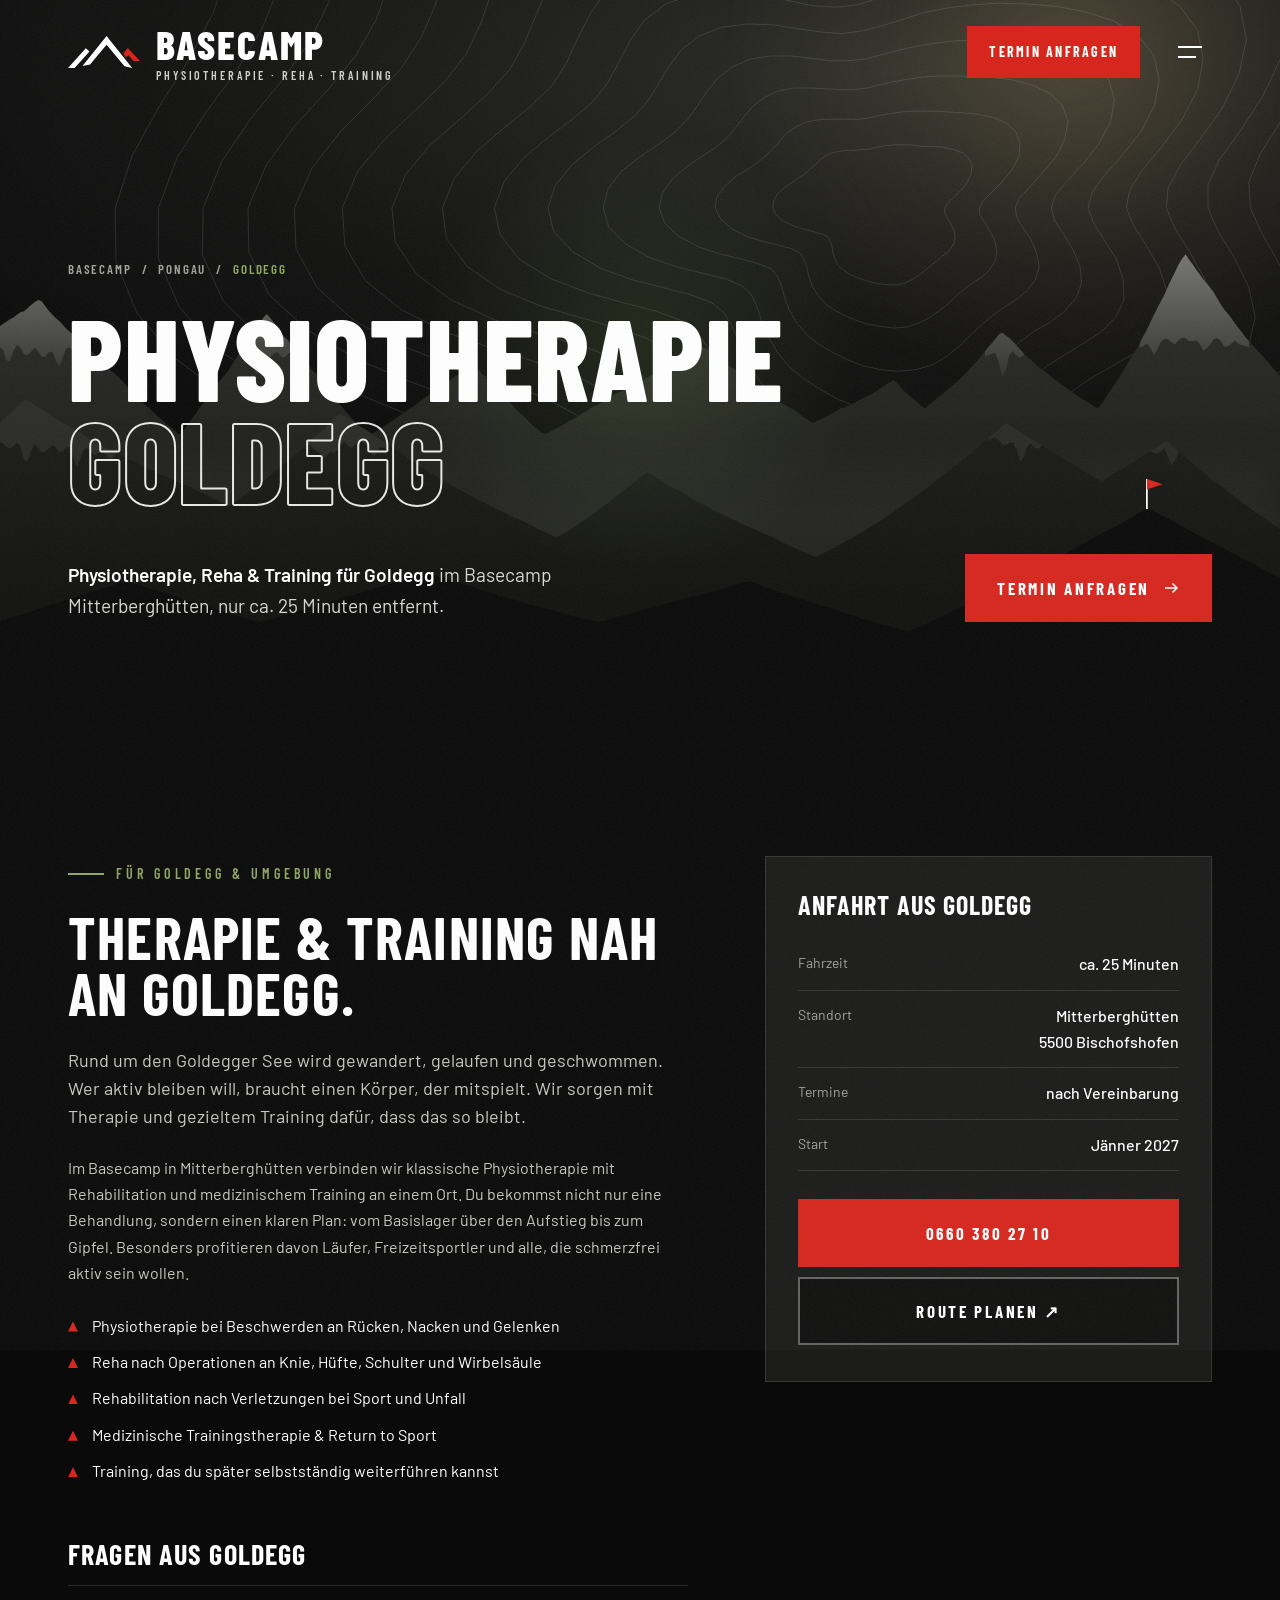
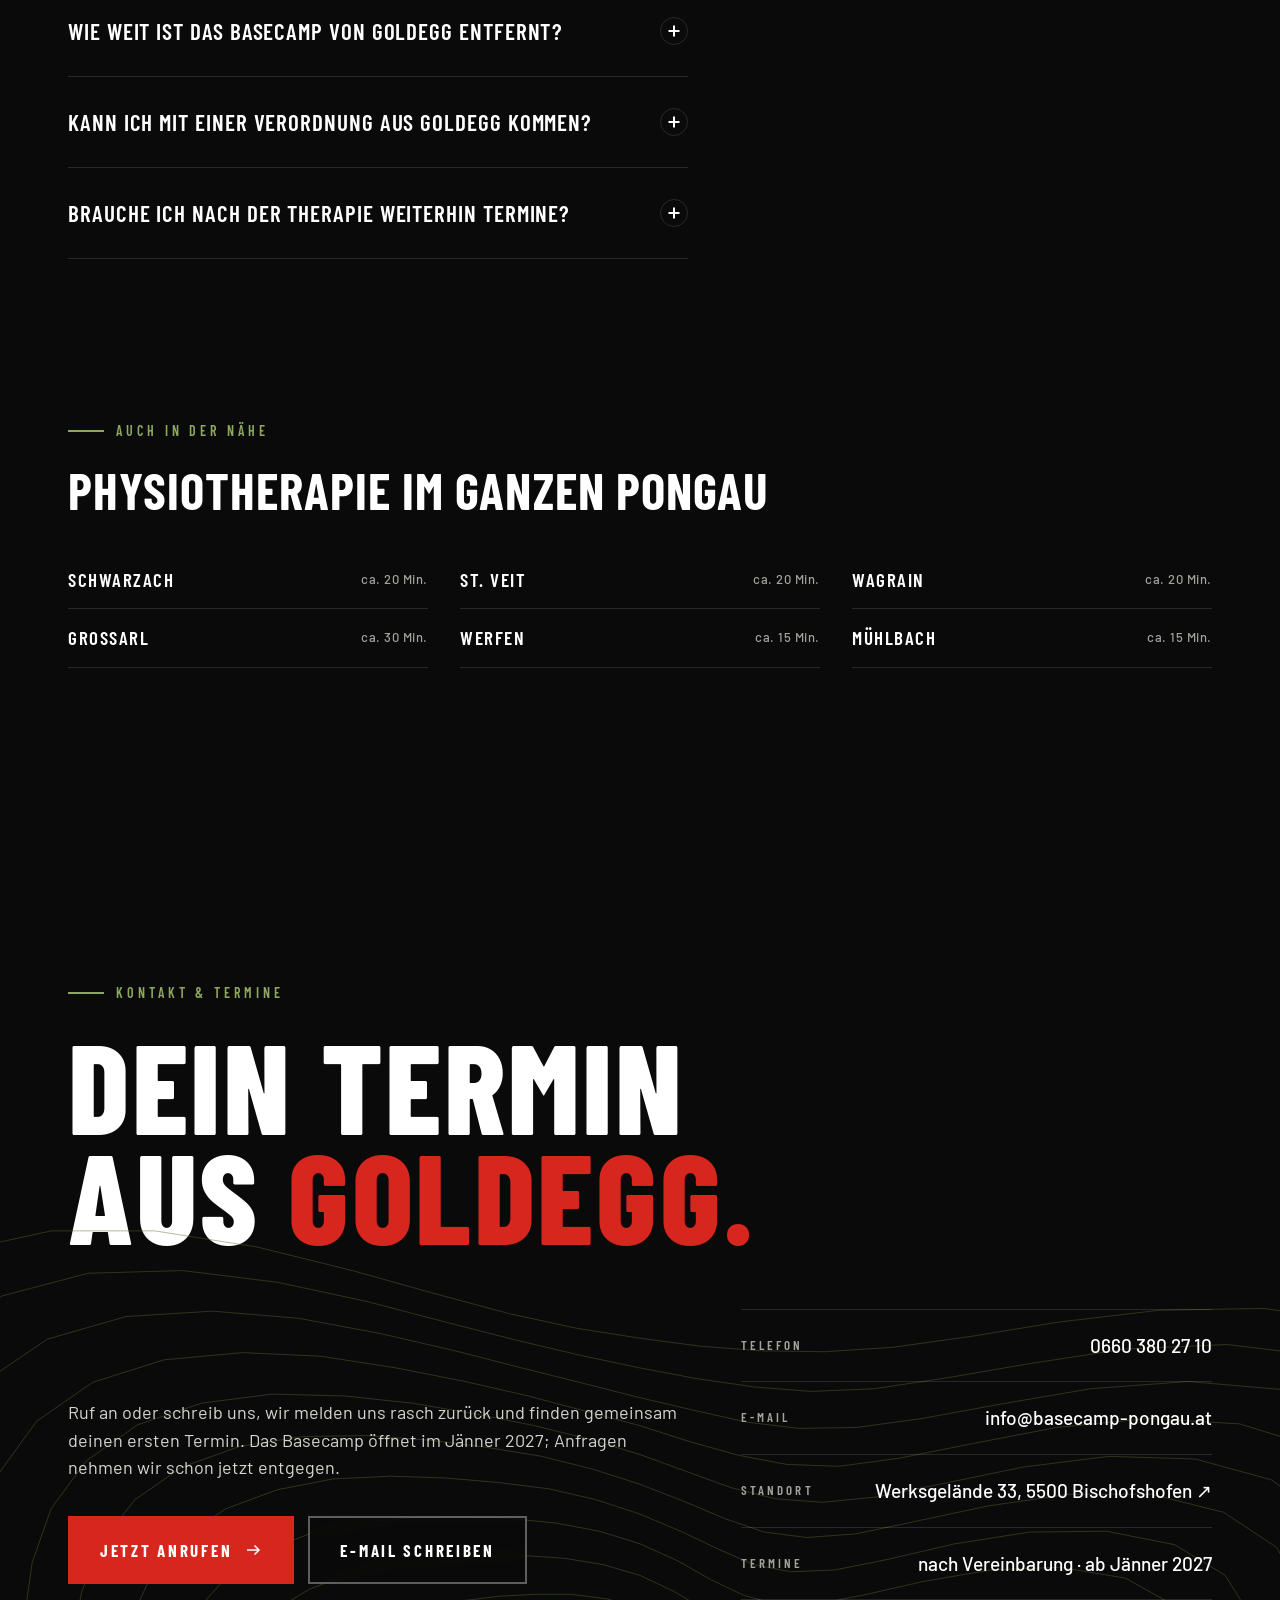
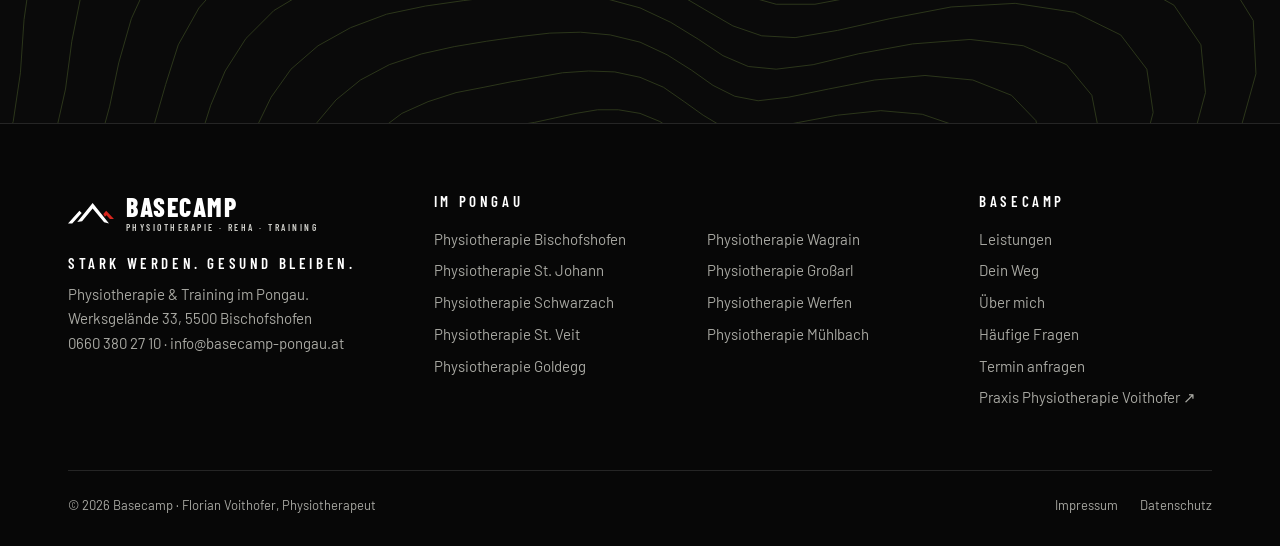
<file: basecamp-website-2/physiotherapie-goldegg.html>
<!doctype html>
<html lang="de-AT">
<head>
<meta charset="utf-8">
<script>document.documentElement.classList.add("js")</script>
<meta name="viewport" content="width=device-width, initial-scale=1">
<title>Physiotherapie Goldegg | Basecamp | Reha &amp; Training im Pongau</title>
<meta name="description" content="Physiotherapie, Reha nach OP und Training für Goldegg: Das Basecamp in Mitterberghütten ist in ca. 25 Minuten erreichbar. Wahltherapeut. Termin anfragen: 0660 380 27 10.">
<link rel="canonical" href="https://basecamp-pongau.at/physiotherapie-goldegg.html">
<meta name="robots" content="index,follow">
<meta name="geo.region" content="AT-5">
<meta name="geo.placename" content="Mitterberghütten, Bischofshofen">
<meta name="theme-color" content="#0A0A0A">
<meta property="og:type" content="website">
<meta property="og:locale" content="de_AT">
<meta property="og:site_name" content="Basecamp">
<meta property="og:title" content="Physiotherapie Goldegg | Basecamp | Reha &amp; Training im Pongau">
<meta property="og:description" content="Physiotherapie, Reha nach OP und Training für Goldegg: Das Basecamp in Mitterberghütten ist in ca. 25 Minuten erreichbar. Wahltherapeut. Termin anfragen: 0660 380 27 10.">
<meta property="og:url" content="https://basecamp-pongau.at/physiotherapie-goldegg.html">
<meta property="og:image" content="https://basecamp-pongau.at/assets/img/og-image.jpg">
<meta name="twitter:card" content="summary_large_image">
<link rel="icon" href="assets/img/favicon.svg" type="image/svg+xml">
<link rel="apple-touch-icon" href="assets/img/apple-touch-icon.png">
<link rel="stylesheet" href="css/style.css">
<link rel="preconnect" href="https://fonts.googleapis.com"><link rel="preconnect" href="https://fonts.gstatic.com" crossorigin><link rel="stylesheet" href="https://fonts.googleapis.com/css2?family=Barlow+Condensed:wght@600;700;800&family=Barlow:wght@400;500;600&display=swap">
<script type="application/ld+json">{"@context": "https://schema.org", "@type": "Physiotherapy", "@id": "https://basecamp-pongau.at/#basecamp", "name": "Basecamp · Physiotherapie · Reha · Training", "alternateName": ["Basecamp Pongau", "Basecamp Reha & Training", "Physiotherapie & Training Pongau"], "description": "Physiotherapie, Rehabilitation nach Operationen und Verletzungen sowie medizinisches Training in Mitterberghütten (Bischofshofen). Physiotherapie & Training mitten im Pongau.", "url": "https://basecamp-pongau.at/", "logo": "https://basecamp-pongau.at/assets/img/logo-mark.svg", "image": "https://basecamp-pongau.at/assets/img/og-image.jpg", "telephone": "+43 660 3802710", "email": "info@basecamp-pongau.at", "address": {"@type": "PostalAddress", "addressLocality": "Bischofshofen", "postalCode": "5500", "addressRegion": "Salzburg", "addressCountry": "AT", "streetAddress": "Werksgelände 33"}, "areaServed": [{"@type": "City", "name": "Bischofshofen"}, {"@type": "City", "name": "St. Johann im Pongau"}, {"@type": "City", "name": "Schwarzach im Pongau"}, {"@type": "City", "name": "St. Veit im Pongau"}, {"@type": "City", "name": "Goldegg"}, {"@type": "City", "name": "Wagrain"}, {"@type": "City", "name": "Großarl"}, {"@type": "City", "name": "Werfen"}, {"@type": "City", "name": "Mühlbach am Hochkönig"}, {"@type": "AdministrativeArea", "name": "Pongau"}], "medicalSpecialty": "Physiotherapy", "availableService": [{"@type": "MedicalTherapy", "name": "Physiotherapie"}, {"@type": "MedicalTherapy", "name": "Rehabilitation nach Operationen"}, {"@type": "MedicalTherapy", "name": "Medizinische Trainingstherapie"}, {"@type": "MedicalTherapy", "name": "Sportphysiotherapie / Return to Sport"}], "founder": {"@type": "Person", "name": "Florian Voithofer", "jobTitle": "Physiotherapeut", "url": "https://physio-voithofer.at"}, "knowsLanguage": "de"}</script><script type="application/ld+json">{"@context": "https://schema.org", "@type": "BreadcrumbList", "itemListElement": [{"@type": "ListItem", "position": 1, "name": "Basecamp", "item": "https://basecamp-pongau.at/"}, {"@type": "ListItem", "position": 2, "name": "Physiotherapie Goldegg", "item": "https://basecamp-pongau.at/physiotherapie-goldegg.html"}]}</script><script type="application/ld+json">{"@context": "https://schema.org", "@type": "FAQPage", "mainEntity": [{"@type": "Question", "name": "Wie weit ist das Basecamp von Goldegg entfernt?", "acceptedAnswer": {"@type": "Answer", "text": "Von Goldegg erreichst du das Basecamp über Schwarzach und St. Johann in rund 25 Minuten. Termine vereinbarst du telefonisch unter 0660 380 27 10 oder per E-Mail."}}, {"@type": "Question", "name": "Kann ich mit einer Verordnung aus Goldegg kommen?", "acceptedAnswer": {"@type": "Answer", "text": "Ja. Jede ärztliche Verordnung für Physiotherapie, egal von welcher Ärztin oder welchem Arzt, kannst du bei uns einlösen. Als Wahltherapeut stellen wir dir eine Rechnung aus, die du bei deiner Krankenversicherung zur Rückerstattung einreichst; wir helfen dir gern dabei."}}, {"@type": "Question", "name": "Brauche ich nach der Therapie weiterhin Termine?", "acceptedAnswer": {"@type": "Answer", "text": "Nicht zwingend. Ziel ist, dass du dein Training selbstständig weiterführen kannst. Viele nutzen danach die Möglichkeit, im Studio eigenständig weiterzutrainieren."}}]}</script>
</head>
<body>
<div class="grain" aria-hidden="true"></div>
<a class="skip" href="#main">Zum Inhalt springen</a>
<header class="hdr">
 <div class="wrap">
  <a class="brand" href="index.html" aria-label="Basecamp, zur Startseite"><svg class="" viewBox="0 0 319 142" fill="#fff" aria-hidden="true"><path d="M 79.06 53.88 L 94.90 68.87 L 29.28 141.85 L 0.00 141.85 Z M 170.84 0.00 L 284.41 141.85 L 250.47 134.35 L 170.84 38.32 L 97.73 126.15 L 64.21 132.51 Z"/><path fill="#D7261E" d="M 264.75 53.60 L 318.92 110.31 L 290.63 110.31 L 267.15 85.70 L 255.84 95.74 L 244.81 77.07 Z"/></svg><span><b>BASECAMP</b><small>PHYSIOTHERAPIE · REHA · TRAINING</small></span></a>
  <nav class="nav" aria-label="Hauptnavigation"><a class="lnk" href="index.html#leistungen">Leistungen</a><a class="lnk" href="index.html#weg">Dein Weg</a><a class="lnk" href="index.html#ueber">Über mich</a><a class="lnk" href="index.html#pongau">Pongau</a><a class="lnk" href="index.html#faq">FAQ</a><a class="btn btn--red" href="index.html#kontakt">Termin anfragen</a>
   <button class="burger" aria-label="Menü öffnen" aria-expanded="false" aria-controls="mnav"><span></span><span></span></button></nav>
 </div>
</header>
<nav class="mnav" id="mnav" aria-label="Mobile Navigation"><a href="index.html#leistungen">Leistungen</a><a href="index.html#weg">Dein Weg</a><a href="index.html#ueber">Über mich</a><a href="index.html#pongau">Pongau</a><a href="index.html#faq">FAQ</a><a href="index.html#kontakt" class="red">Termin</a>
 <div class="mnav-foot">Basecamp · Mitterberghütten<a href="tel:+436603802710">0660 380 27 10</a><a href="mailto:info@basecamp-pongau.at">info@basecamp-pongau.at</a></div></nav>
<main id="main">

<section class="hero subhero" aria-labelledby="hero-h">
 <div class="hero__sky" aria-hidden="true"><div class="hero__sun"></div><div class="hero__topo"><svg viewBox="0 0 1600 900" preserveAspectRatio="xMidYMid slice" aria-hidden="true"><g fill="none" stroke="#fff" stroke-width="1.1"><path d="M1181,260 L1181,266 L1184,272 L1188,279 L1192,287 L1194,295 L1193,303 L1189,310 L1184,316 L1177,321 L1170,327 L1163,332 L1156,338 L1149,344 L1141,349 L1131,354 L1121,356 L1111,356 L1100,355 L1090,353 L1080,350 L1071,347 L1062,343 L1055,338 L1048,332 L1044,324 L1041,316 L1040,308 L1038,302 L1035,296 L1029,293 L1019,290 L1007,287 L993,283 L980,277 L970,269 L966,260 L967,251 L972,242 L981,234 L990,228 L999,222 L1007,217 L1013,211 L1019,206 L1025,200 L1032,195 L1040,191 L1049,189 L1058,188 L1067,188 L1076,187 L1084,187 L1092,185 L1100,183 L1109,182 L1117,181 L1126,181 L1136,181 L1145,182 L1156,183 L1167,183 L1179,184 L1192,187 L1203,191 L1211,198 L1215,207 L1214,217 L1209,228 L1201,238 L1192,247 L1185,254 L1181,260Z"/><path d="M1224,260 L1225,269 L1231,278 L1238,290 L1244,302 L1246,315 L1244,326 L1237,337 L1228,346 L1217,353 L1206,361 L1196,369 L1186,379 L1175,388 L1162,397 L1148,404 L1133,409 L1116,410 L1100,408 L1084,405 L1069,400 L1055,394 L1042,387 L1031,379 L1022,369 L1015,357 L1011,345 L1008,333 L1005,324 L1000,316 L990,311 L975,307 L955,302 L934,296 L915,286 L901,274 L894,260 L896,246 L906,233 L919,221 L934,212 L947,203 L958,194 L967,185 L975,176 L983,167 L994,159 L1006,153 L1021,150 L1035,149 L1050,149 L1063,149 L1075,149 L1088,147 L1100,144 L1113,142 L1127,140 L1141,139 L1155,139 L1170,139 L1187,140 L1204,141 L1223,143 L1242,147 L1258,154 L1270,165 L1275,179 L1274,195 L1265,212 L1253,227 L1240,240 L1229,251 L1224,260Z"/><path d="M1269,260 L1271,272 L1279,285 L1289,300 L1296,317 L1299,334 L1294,350 L1284,363 L1271,374 L1255,384 L1241,394 L1227,406 L1214,418 L1200,432 L1184,445 L1166,456 L1145,462 L1122,464 L1100,462 L1078,457 L1058,449 L1040,440 L1023,430 L1008,418 L996,404 L987,389 L981,373 L977,358 L972,346 L964,336 L949,330 L928,324 L902,318 L874,309 L848,295 L831,279 L824,260 L828,241 L841,223 L859,208 L878,195 L895,184 L909,172 L920,159 L930,146 L941,133 L955,122 L972,114 L992,110 L1012,110 L1032,111 L1050,112 L1067,112 L1084,110 L1100,106 L1117,102 L1136,99 L1155,96 L1175,95 L1196,95 L1218,96 L1242,97 L1267,100 L1292,107 L1313,117 L1328,132 L1335,152 L1331,174 L1320,196 L1303,216 L1287,234 L1274,248 L1269,260Z"/><path d="M1314,260 L1318,275 L1329,292 L1341,312 L1350,333 L1352,354 L1345,373 L1331,389 L1312,403 L1293,414 L1275,427 L1259,441 L1243,458 L1226,476 L1206,494 L1183,508 L1157,517 L1128,520 L1100,517 L1073,509 L1047,499 L1024,486 L1003,472 L985,457 L971,439 L960,420 L952,401 L946,383 L939,368 L927,357 L908,349 L880,342 L847,334 L812,322 L782,305 L761,284 L754,260 L760,236 L777,214 L800,196 L824,180 L844,165 L860,149 L872,132 L883,115 L897,98 L915,84 L937,74 L963,70 L989,70 L1015,73 L1038,76 L1059,76 L1080,74 L1100,69 L1122,63 L1145,58 L1169,54 L1195,51 L1222,50 L1251,51 L1281,53 L1312,58 L1342,66 L1368,80 L1386,100 L1393,125 L1388,153 L1373,180 L1353,206 L1333,227 L1319,245 L1314,260Z"/><path d="M1360,260 L1367,279 L1380,300 L1395,323 L1404,349 L1405,374 L1395,396 L1376,415 L1353,430 L1330,444 L1308,458 L1289,476 L1271,497 L1252,521 L1229,543 L1201,562 L1169,574 L1135,577 L1100,573 L1067,563 L1036,548 L1009,532 L985,513 L964,494 L947,473 L933,450 L924,428 L915,408 L905,391 L889,378 L865,369 L831,360 L791,350 L750,335 L715,314 L692,289 L685,260 L694,232 L715,206 L743,183 L770,164 L793,145 L810,126 L823,105 L836,83 L852,62 L874,45 L902,34 L934,30 L967,31 L998,36 L1026,40 L1052,42 L1076,39 L1100,33 L1126,25 L1154,16 L1184,10 L1216,6 L1249,4 L1284,5 L1321,8 L1357,15 L1392,26 L1422,44 L1442,69 L1449,99 L1443,132 L1426,165 L1402,195 L1380,220 L1365,241 L1360,260Z"/><path d="M1408,260 L1417,282 L1433,307 L1449,335 L1459,365 L1458,393 L1444,419 L1421,440 L1393,456 L1365,472 L1340,489 L1319,511 L1300,537 L1278,566 L1252,594 L1220,617 L1182,631 L1141,635 L1100,629 L1061,616 L1026,597 L994,576 L967,553 L943,530 L923,505 L907,480 L895,455 L884,433 L870,414 L850,400 L820,389 L781,379 L735,366 L688,348 L649,324 L625,293 L618,260 L630,227 L655,197 L686,171 L717,148 L742,126 L760,103 L774,77 L788,50 L806,25 L832,5 L866,-7 L905,-11 L944,-7 L982,0 L1015,7 L1045,9 L1072,6 L1100,-3 L1130,-14 L1163,-25 L1199,-35 L1237,-41 L1277,-43 L1318,-42 L1361,-38 L1403,-29 L1442,-14 L1475,8 L1497,38 L1504,73 L1497,112 L1477,150 L1451,185 L1427,214 L1412,238 L1408,260Z"/><path d="M1458,260 L1469,286 L1487,315 L1505,347 L1514,381 L1510,413 L1492,441 L1464,464 L1431,482 L1399,499 L1372,519 L1349,545 L1328,576 L1305,612 L1276,646 L1238,673 L1195,690 L1147,694 L1100,686 L1055,668 L1015,645 L980,619 L949,592 L922,565 L900,537 L882,509 L866,483 L852,459 L834,439 L809,423 L774,411 L729,398 L677,383 L626,362 L584,333 L558,298 L553,260 L568,223 L596,189 L631,159 L663,133 L690,107 L708,79 L722,48 L738,17 L759,-13 L790,-35 L830,-48 L876,-51 L923,-44 L966,-35 L1004,-26 L1038,-23 L1069,-27 L1100,-38 L1134,-53 L1172,-68 L1214,-80 L1259,-88 L1305,-92 L1353,-90 L1401,-84 L1448,-72 L1492,-53 L1527,-27 L1550,8 L1558,49 L1549,92 L1528,135 L1500,174 L1475,207 L1460,235 L1458,260Z"/><path d="M1510,260 L1523,290 L1543,322 L1561,359 L1569,396 L1561,432 L1539,463 L1505,487 L1468,507 L1433,526 L1403,549 L1379,579 L1358,617 L1332,659 L1300,699 L1258,731 L1208,750 L1154,754 L1100,743 L1050,721 L1005,692 L966,661 L932,629 L903,598 L878,568 L856,539 L837,510 L819,485 L797,464 L767,447 L727,432 L676,418 L619,400 L564,375 L520,342 L494,302 L490,260 L507,218 L538,181 L576,148 L610,117 L637,87 L655,55 L670,19 L686,-18 L711,-51 L748,-76 L794,-89 L848,-90 L901,-81 L951,-68 L994,-57 L1031,-53 L1065,-59 L1100,-73 L1139,-92 L1182,-112 L1230,-128 L1281,-138 L1334,-141 L1388,-139 L1441,-130 L1493,-115 L1540,-92 L1578,-61 L1602,-21 L1610,24 L1601,73 L1578,121 L1550,164 L1524,200 L1510,231 L1510,260Z"/><path d="M1563,260 L1578,293 L1599,330 L1617,371 L1623,412 L1611,451 L1584,483 L1545,509 L1503,531 L1465,552 L1434,579 L1410,614 L1387,658 L1360,707 L1324,753 L1278,790 L1221,811 L1161,814 L1100,799 L1044,772 L995,738 L952,701 L916,665 L884,631 L855,599 L831,568 L808,539 L785,512 L758,490 L723,471 L678,455 L623,438 L562,417 L503,388 L457,351 L431,307 L428,260 L447,214 L482,173 L521,136 L556,102 L583,67 L601,29 L615,-11 L634,-53 L663,-90 L705,-117 L759,-130 L820,-128 L881,-116 L936,-100 L984,-87 L1024,-83 L1062,-91 L1100,-109 L1143,-133 L1192,-157 L1246,-176 L1304,-188 L1363,-192 L1423,-188 L1482,-176 L1537,-157 L1587,-130 L1627,-94 L1653,-50 L1661,1 L1651,54 L1628,106 L1600,153 L1575,193 L1561,228 L1563,260Z"/><path d="M1618,260 L1635,297 L1656,338 L1673,383 L1676,428 L1660,469 L1627,504 L1584,531 L1538,554 L1497,578 L1465,608 L1441,649 L1418,700 L1389,756 L1350,809 L1298,850 L1235,873 L1167,874 L1100,855 L1039,822 L985,782 L939,740 L900,700 L865,663 L833,629 L805,598 L777,568 L749,540 L718,517 L678,496 L628,478 L569,458 L504,433 L443,401 L396,359 L370,311 L368,260 L390,210 L425,165 L466,124 L501,86 L527,46 L545,4 L560,-43 L580,-89 L613,-129 L662,-158 L724,-170 L793,-166 L861,-150 L922,-130 L974,-116 L1018,-112 L1058,-122 L1100,-145 L1147,-174 L1202,-203 L1263,-226 L1327,-240 L1393,-243 L1458,-237 L1522,-222 L1581,-198 L1633,-167 L1675,-126 L1702,-77 L1711,-22 L1702,36 L1679,91 L1651,142 L1627,186 L1615,224 L1618,260Z"/><path d="M1675,260 L1692,301 L1714,347 L1728,395 L1728,443 L1707,487 L1669,523 L1621,552 L1571,576 L1529,603 L1497,638 L1472,685 L1449,744 L1419,807 L1376,866 L1318,912 L1249,935 L1174,934 L1100,910 L1033,871 L976,825 L927,777 L885,733 L847,695 L811,660 L778,628 L746,598 L713,570 L676,545 L632,522 L578,501 L515,478 L448,450 L385,413 L336,368 L311,315 L310,260 L333,206 L369,157 L410,112 L445,69 L470,25 L487,-23 L502,-75 L526,-126 L564,-169 L619,-198 L689,-209 L766,-202 L842,-183 L909,-160 L965,-143 L1012,-141 L1055,-154 L1100,-182 L1152,-217 L1213,-251 L1280,-278 L1351,-293 L1424,-295 L1494,-286 L1561,-267 L1623,-239 L1678,-202 L1722,-157 L1750,-104 L1760,-45 L1752,17 L1730,77 L1703,131 L1681,178 L1670,220 L1675,260Z"/><path d="M1734,260 L1751,306 L1771,355 L1783,406 L1778,457 L1752,503 L1709,541 L1656,572 L1604,598 L1560,628 L1528,668 L1505,722 L1481,788 L1449,860 L1403,925 L1339,974 L1262,997 L1180,993 L1100,964 L1028,919 L967,866 L915,813 L870,766 L829,726 L789,691 L751,659 L713,629 L675,600 L633,574 L584,549 L527,525 L461,498 L392,466 L328,425 L279,376 L253,319 L254,260 L277,202 L313,149 L353,100 L387,52 L411,3 L427,-51 L444,-107 L470,-163 L514,-209 L577,-239 L656,-248 L741,-237 L824,-214 L896,-188 L956,-170 L1005,-169 L1051,-187 L1100,-220 L1157,-261 L1224,-300 L1298,-330 L1376,-346 L1454,-347 L1529,-335 L1600,-311 L1665,-278 L1721,-237 L1767,-188 L1797,-130 L1808,-67 L1802,-2 L1783,61 L1758,119 L1737,170 L1728,216 L1734,260Z"/><path d="M1793,260 L1810,310 L1828,363 L1836,418 L1827,472 L1796,520 L1748,559 L1691,591 L1636,620 L1592,654 L1561,700 L1538,761 L1515,835 L1481,913 L1430,985 L1360,1036 L1276,1059 L1187,1052 L1100,1017 L1023,964 L958,905 L903,848 L855,798 L810,757 L766,722 L723,691 L679,661 L635,632 L588,603 L536,576 L476,548 L408,518 L338,482 L273,437 L224,384 L198,323 L198,260 L221,198 L257,141 L296,88 L328,35 L350,-20 L366,-79 L384,-141 L415,-200 L465,-248 L536,-278 L623,-285 L717,-270 L807,-243 L884,-214 L947,-196 L999,-197 L1048,-220 L1100,-259 L1162,-307 L1235,-352 L1316,-385 L1401,-401 L1484,-400 L1564,-383 L1638,-354 L1705,-316 L1763,-270 L1810,-217 L1842,-156 L1857,-90 L1853,-21 L1836,46 L1814,107 L1795,162 L1787,212 L1793,260Z"/><path d="M1854,260 L1869,314 L1883,371 L1888,429 L1873,485 L1837,535 L1784,576 L1724,610 L1669,642 L1625,680 L1595,732 L1573,800 L1549,882 L1513,969 L1457,1045 L1381,1099 L1290,1121 L1193,1109 L1100,1068 L1018,1008 L949,943 L892,881 L841,830 L792,788 L743,754 L694,724 L644,695 L594,665 L543,634 L487,603 L424,572 L356,538 L285,497 L220,449 L171,391 L145,327 L144,260 L165,195 L199,133 L236,75 L266,17 L287,-43 L303,-108 L324,-175 L359,-238 L416,-287 L495,-316 L592,-320 L694,-302 L790,-271 L873,-240 L939,-222 L993,-226 L1044,-254 L1100,-300 L1167,-354 L1246,-404 L1334,-440 L1426,-456 L1515,-452 L1598,-430 L1674,-396 L1743,-353 L1803,-303 L1853,-245 L1888,-181 L1905,-112 L1906,-41 L1892,29 L1872,95 L1855,154 L1848,208 L1854,260Z"/></g></svg></div></div>
<div class="hero__ridges" aria-hidden="true">
  <div class="ridge ridge--1" data-depth=".55"><svg viewBox="0 0 1600 420" preserveAspectRatio="none">
   <defs><linearGradient id="rg1" x1="0" y1="0" x2="0" y2="1"><stop offset="0" stop-color="#2E2F2A"/><stop offset=".75" stop-color="#1B1C19"/></linearGradient>
   <linearGradient id="sn" x1="0" y1="0" x2="0" y2="1"><stop offset="0" stop-color="#fff" stop-opacity=".34"/><stop offset="1" stop-color="#fff" stop-opacity=".06"/></linearGradient></defs>
   <path d="M0,420 L0,188.3 L4,185.4 L8,183.0 L12,179.7 L16,177.7 L20,174.5 L24,171.1 L28,167.9 L32,164.1 L36,161.0 L40,157.9 L44,153.4 L48,149.8 L52,146.4 L56,142.3 L60,138.5 L64,135.5 L68,132.6 L72,130.0 L76,127.2 L80,124.6 L84,121.9 L88,120.0 L92,116.8 L96,114.0 L100,112.7 L104,109.4 L108,105.6 L112,102.5 L116,99.9 L120,101.3 L124,106.7 L128,111.8 L132,116.5 L136,120.5 L140,123.9 L144,128.1 L148,132.6 L152,136.1 L156,140.3 L160,142.2 L164,145.7 L168,149.3 L172,153.7 L176,157.7 L180,161.3 L184,165.7 L188,170.1 L192,174.3 L196,178.1 L200,180.9 L204,184.8 L208,188.1 L212,192.5 L216,196.7 L220,201.4 L224,205.6 L228,209.5 L232,213.6 L236,217.0 L240,220.9 L244,224.4 L248,228.3 L252,232.3 L256,235.6 L260,238.8 L264,242.3 L268,245.6 L272,249.0 L276,252.8 L280,250.0 L284,244.8 L288,239.5 L292,233.6 L296,227.8 L300,222.0 L304,216.6 L308,211.3 L312,206.2 L316,200.8 L320,195.0 L324,190.4 L328,185.4 L332,180.1 L336,174.0 L340,167.9 L344,161.7 L348,156.0 L352,150.3 L356,144.5 L360,137.8 L364,131.7 L368,125.9 L372,119.9 L376,115.9 L380,120.4 L384,125.9 L388,131.7 L392,137.0 L396,141.7 L400,145.8 L404,150.9 L408,156.5 L412,161.3 L416,165.6 L420,170.9 L424,175.2 L428,180.0 L432,184.5 L436,189.6 L440,194.8 L444,199.4 L448,204.5 L452,209.8 L456,214.3 L460,219.6 L464,224.8 L468,229.4 L472,233.5 L476,238.0 L480,242.8 L484,247.5 L488,252.0 L492,253.8 L496,251.7 L500,249.1 L504,246.9 L508,244.3 L512,241.7 L516,238.8 L520,236.1 L524,233.6 L528,230.6 L532,227.8 L536,224.9 L540,222.3 L544,219.8 L548,216.7 L552,213.7 L556,210.8 L560,207.9 L564,204.9 L568,202.1 L572,199.5 L576,197.3 L580,194.6 L584,191.3 L588,188.3 L592,185.4 L596,182.9 L600,181.2 L604,178.3 L608,176.1 L612,175.3 L616,179.2 L620,183.5 L624,187.8 L628,192.0 L632,195.4 L636,199.4 L640,203.6 L644,207.9 L648,212.1 L652,216.6 L656,220.4 L660,225.0 L664,228.7 L668,232.2 L672,236.5 L676,240.6 L680,243.9 L684,247.3 L688,250.9 L692,252.1 L696,250.6 L700,248.4 L704,246.4 L708,244.5 L712,242.3 L716,239.9 L720,237.5 L724,235.1 L728,233.1 L732,230.4 L736,227.8 L740,225.6 L744,223.0 L748,221.0 L752,219.0 L756,216.8 L760,213.7 L764,211.3 L768,208.8 L772,206.9 L776,205.1 L780,203.6 L784,202.1 L788,200.2 L792,198.2 L796,196.3 L800,193.9 L804,191.3 L808,188.2 L812,185.9 L816,183.9 L820,181.8 L824,179.5 L828,177.0 L832,175.9 L836,173.6 L840,171.9 L844,169.9 L848,167.5 L852,165.7 L856,162.9 L860,160.4 L864,157.9 L868,155.3 L872,153.1 L876,155.6 L880,158.9 L884,162.2 L888,165.6 L892,168.3 L896,171.8 L900,173.9 L904,176.7 L908,179.0 L912,181.8 L916,185.3 L920,189.0 L924,192.4 L928,195.5 L932,198.4 L936,201.1 L940,204.1 L944,206.5 L948,209.0 L952,211.5 L956,213.7 L960,216.4 L964,218.7 L968,221.2 L972,223.2 L976,225.7 L980,228.6 L984,231.8 L988,234.2 L992,237.0 L996,240.1 L1000,238.1 L1004,235.8 L1008,234.1 L1012,232.2 L1016,230.1 L1020,227.9 L1024,225.5 L1028,222.9 L1032,222.2 L1036,220.4 L1040,218.3 L1044,216.7 L1048,214.5 L1052,212.2 L1056,210.6 L1060,208.3 L1064,206.4 L1068,203.6 L1072,201.1 L1076,198.5 L1080,196.1 L1084,193.6 L1088,191.1 L1092,194.3 L1096,199.0 L1100,203.3 L1104,206.9 L1108,210.4 L1112,213.4 L1116,217.1 L1120,220.6 L1124,223.2 L1128,219.5 L1132,216.5 L1136,213.4 L1140,209.6 L1144,206.7 L1148,203.2 L1152,199.7 L1156,196.3 L1160,193.0 L1164,189.2 L1168,185.1 L1172,181.0 L1176,176.9 L1180,172.4 L1184,168.2 L1188,163.2 L1192,158.3 L1196,153.2 L1200,148.8 L1204,144.1 L1208,138.9 L1212,137.1 L1216,140.5 L1220,143.4 L1224,147.5 L1228,151.6 L1232,156.2 L1236,160.6 L1240,164.6 L1244,167.7 L1248,171.6 L1252,175.3 L1256,178.7 L1260,181.3 L1264,184.6 L1268,187.8 L1272,190.7 L1276,194.0 L1280,197.1 L1284,199.7 L1288,202.4 L1292,205.4 L1296,208.1 L1300,210.5 L1304,213.3 L1308,215.6 L1312,218.3 L1316,221.1 L1320,223.4 L1324,218.6 L1328,212.5 L1332,206.4 L1336,200.6 L1340,195.3 L1344,189.0 L1348,182.3 L1352,175.6 L1356,169.0 L1360,162.4 L1364,156.5 L1368,148.9 L1372,140.9 L1376,133.7 L1380,125.4 L1384,117.0 L1388,108.7 L1392,101.3 L1396,93.9 L1400,84.8 L1404,76.0 L1408,68.1 L1412,59.7 L1416,53.0 L1420,47.9 L1424,54.3 L1428,59.5 L1432,65.5 L1436,70.6 L1440,76.3 L1444,80.9 L1448,86.0 L1452,91.5 L1456,98.2 L1460,105.0 L1464,110.7 L1468,115.5 L1472,120.8 L1476,126.4 L1480,131.9 L1484,136.6 L1488,142.3 L1492,147.0 L1496,151.4 L1500,155.5 L1504,159.9 L1508,164.1 L1512,168.7 L1516,173.2 L1520,178.3 L1524,182.7 L1528,186.6 L1532,191.4 L1536,195.2 L1540,199.8 L1544,203.6 L1548,207.3 L1552,210.5 L1556,214.0 L1560,217.6 L1564,221.8 L1568,224.7 L1572,227.9 L1576,231.2 L1580,234.6 L1584,237.8 L1588,241.1 L1592,244.5 L1596,248.1 L1600,251.1 L1600,420 Z" fill="url(#rg1)"/><path d="M44,153.4 L48,149.8 L52,146.4 L56,142.3 L60,138.5 L64,135.5 L68,132.6 L72,130.0 L76,127.2 L80,124.6 L84,121.9 L88,120.0 L92,116.8 L96,114.0 L100,112.7 L104,109.4 L108,105.6 L112,102.5 L116,99.9 L120,101.3 L124,106.7 L128,111.8 L132,116.5 L136,120.5 L140,123.9 L144,128.1 L148,132.6 L152,136.1 L156,140.3 L160,142.2 L164,145.7 L168,149.3 L172,153.7 L176,157.7 L176,163.1 L172,157.3 L168,157.9 L164,164.1 L160,165.3 L156,159.6 L152,153.6 L148,154.8 L144,165.1 L140,175.5 L136,168.3 L132,158.6 L128,159.7 L124,165.0 L120,164.6 L116,157.8 L112,154.6 L108,158.8 L104,162.9 L100,161.6 L96,154.4 L92,151.5 L88,157.7 L84,169.4 L80,168.5 L76,156.3 L72,153.2 L68,155.7 L64,160.2 L60,157.5 L56,152.8 L52,152.5 L48,158.0 L44,159.7Z M344,161.7 L348,156.0 L352,150.3 L356,144.5 L360,137.8 L364,131.7 L368,125.9 L372,119.9 L376,115.9 L380,120.4 L384,125.9 L388,131.7 L392,137.0 L396,141.7 L400,145.8 L404,150.9 L408,156.5 L412,161.3 L416,165.6 L416,177.4 L412,168.6 L408,163.2 L404,158.5 L400,161.1 L396,165.6 L392,164.2 L388,159.2 L384,160.5 L380,165.2 L376,168.2 L372,169.4 L368,179.0 L364,184.5 L360,175.4 L356,169.5 L352,165.8 L348,162.3 L344,163.4Z M1192,158.3 L1196,153.2 L1200,148.8 L1204,144.1 L1208,138.9 L1212,137.1 L1216,140.5 L1220,143.4 L1224,147.5 L1228,151.6 L1232,156.2 L1236,160.6 L1236,163.4 L1232,165.4 L1228,163.6 L1224,158.2 L1220,162.0 L1216,178.0 L1212,187.1 L1208,172.1 L1204,160.6 L1200,161.1 L1196,162.4 L1192,164.6Z M1368,148.9 L1372,140.9 L1376,133.7 L1380,125.4 L1384,117.0 L1388,108.7 L1392,101.3 L1396,93.9 L1400,84.8 L1404,76.0 L1408,68.1 L1412,59.7 L1416,53.0 L1420,47.9 L1424,54.3 L1428,59.5 L1432,65.5 L1436,70.6 L1440,76.3 L1444,80.9 L1448,86.0 L1452,91.5 L1456,98.2 L1460,105.0 L1464,110.7 L1468,115.5 L1472,120.8 L1476,126.4 L1480,131.9 L1484,136.6 L1488,142.3 L1492,147.0 L1492,153.5 L1488,152.4 L1484,151.4 L1480,149.6 L1476,146.0 L1472,149.3 L1468,152.8 L1464,153.1 L1460,146.6 L1456,143.2 L1452,144.8 L1448,149.9 L1444,155.2 L1440,157.4 L1436,149.8 L1432,145.9 L1428,146.9 L1424,146.7 L1420,143.5 L1416,142.8 L1412,145.7 L1408,150.4 L1404,147.9 L1400,144.7 L1396,144.1 L1392,147.3 L1388,156.1 L1384,162.2 L1380,154.6 L1376,149.3 L1372,152.3 L1368,154.4Z" fill="url(#sn)"/></svg></div>
  <div class="hero__mist"></div>
  <div class="ridge ridge--2" data-depth=".3"><svg viewBox="0 0 1600 420" preserveAspectRatio="none">
   <defs><linearGradient id="rg2" x1="0" y1="0" x2="0" y2="1"><stop offset="0" stop-color="#1C1D1A"/><stop offset=".8" stop-color="#111210"/></linearGradient></defs>
   <path d="M0,420 L0,229.1 L4,225.6 L8,222.0 L12,218.7 L16,215.4 L20,211.9 L24,208.2 L28,204.8 L32,201.4 L36,197.9 L40,194.4 L44,191.6 L48,188.4 L52,184.9 L56,181.2 L60,177.2 L64,173.7 L68,169.9 L72,165.6 L76,161.7 L80,157.8 L84,154.4 L88,150.5 L92,146.3 L96,142.6 L100,138.3 L104,139.3 L108,141.9 L112,144.1 L116,147.0 L120,149.2 L124,151.9 L128,154.5 L132,157.4 L136,160.0 L140,162.2 L144,164.4 L148,166.6 L152,169.0 L156,171.3 L160,173.9 L164,176.3 L168,178.6 L172,181.4 L176,183.7 L180,185.8 L184,188.0 L188,190.3 L192,192.4 L196,194.3 L200,196.5 L204,198.6 L208,200.8 L212,202.7 L216,204.4 L220,206.3 L224,208.3 L228,210.5 L232,212.1 L236,214.1 L240,216.3 L244,217.9 L248,219.9 L252,221.8 L256,223.6 L260,225.1 L264,226.8 L268,228.5 L272,230.4 L276,232.3 L280,234.0 L284,235.8 L288,237.2 L292,239.2 L296,241.1 L300,243.0 L304,245.0 L308,246.8 L312,248.8 L316,250.9 L320,252.9 L324,254.7 L328,256.7 L332,258.9 L336,257.0 L340,254.1 L344,251.2 L348,248.2 L352,245.4 L356,242.6 L360,239.9 L364,236.9 L368,233.8 L372,230.7 L376,227.6 L380,224.1 L384,220.6 L388,217.2 L392,213.8 L396,210.7 L400,207.4 L404,204.3 L408,201.0 L412,197.7 L416,194.2 L420,190.7 L424,186.8 L428,183.0 L432,179.1 L436,175.6 L440,172.2 L444,168.2 L448,164.3 L452,159.9 L456,155.8 L460,154.3 L464,156.9 L468,159.5 L472,161.5 L476,164.4 L480,167.2 L484,169.7 L488,172.2 L492,174.7 L496,177.4 L500,180.2 L504,182.6 L508,185.0 L512,187.7 L516,190.8 L520,193.5 L524,196.4 L528,199.0 L532,202.1 L536,204.7 L540,207.1 L544,209.8 L548,212.7 L552,215.3 L556,217.9 L560,220.5 L564,222.6 L568,224.9 L572,227.6 L576,229.9 L580,232.3 L584,234.5 L588,236.5 L592,238.8 L596,240.8 L600,243.1 L604,245.5 L608,247.7 L612,249.8 L616,251.6 L620,253.8 L624,255.7 L628,257.6 L632,259.6 L636,261.9 L640,264.0 L644,265.6 L648,267.7 L652,269.5 L656,271.6 L660,273.1 L664,275.1 L668,277.1 L672,279.0 L676,281.0 L680,283.1 L684,285.1 L688,287.0 L692,288.9 L696,290.6 L700,292.6 L704,294.2 L708,293.6 L712,291.2 L716,288.7 L720,286.3 L724,283.9 L728,281.3 L732,278.2 L736,275.6 L740,272.9 L744,270.1 L748,267.3 L752,264.5 L756,261.5 L760,258.2 L764,255.4 L768,252.1 L772,248.5 L776,245.4 L780,242.6 L784,239.6 L788,236.5 L792,233.4 L796,230.4 L800,226.7 L804,223.9 L808,221.0 L812,223.1 L816,225.9 L820,228.1 L824,230.4 L828,232.9 L832,235.3 L836,237.4 L840,239.6 L844,241.6 L848,243.8 L852,246.1 L856,248.6 L860,251.1 L864,253.3 L868,255.4 L872,257.7 L876,259.9 L880,261.9 L884,263.9 L888,265.9 L892,267.8 L896,269.7 L900,271.7 L904,273.6 L908,275.3 L912,277.3 L916,279.2 L920,281.0 L924,283.0 L928,284.8 L932,286.4 L936,288.4 L940,290.1 L944,291.8 L948,293.5 L952,295.2 L956,297.2 L960,299.4 L964,301.3 L968,303.2 L972,305.2 L976,306.9 L980,308.7 L984,310.5 L988,312.2 L992,313.9 L996,315.6 L1000,317.0 L1004,315.1 L1008,313.2 L1012,311.2 L1016,309.0 L1020,306.9 L1024,304.6 L1028,302.2 L1032,300.1 L1036,298.0 L1040,295.9 L1044,293.7 L1048,291.2 L1052,288.9 L1056,286.3 L1060,284.1 L1064,281.6 L1068,279.3 L1072,276.8 L1076,274.1 L1080,271.3 L1084,268.7 L1088,265.7 L1092,262.8 L1096,260.1 L1100,257.4 L1104,254.6 L1108,251.8 L1112,248.9 L1116,246.0 L1120,243.0 L1124,239.8 L1128,236.6 L1132,233.7 L1136,230.6 L1140,227.8 L1144,224.6 L1148,221.4 L1152,218.2 L1156,215.2 L1160,212.4 L1164,209.1 L1168,205.9 L1172,202.8 L1176,199.4 L1180,195.9 L1184,192.4 L1188,188.7 L1192,185.4 L1196,182.1 L1200,178.7 L1204,175.4 L1208,171.7 L1212,167.9 L1216,164.7 L1220,167.3 L1224,169.9 L1228,172.3 L1232,174.6 L1236,177.4 L1240,180.1 L1244,182.6 L1248,184.8 L1252,186.9 L1256,189.5 L1260,192.2 L1264,194.7 L1268,197.1 L1272,199.9 L1276,202.6 L1280,204.8 L1284,207.1 L1288,209.3 L1292,211.7 L1296,214.0 L1300,216.9 L1304,219.2 L1308,221.4 L1312,223.8 L1316,226.3 L1320,228.7 L1324,231.1 L1328,229.1 L1332,226.3 L1336,224.0 L1340,221.7 L1344,219.4 L1348,217.0 L1352,214.8 L1356,212.2 L1360,209.3 L1364,206.7 L1368,204.0 L1372,201.5 L1376,198.9 L1380,196.6 L1384,194.1 L1388,191.5 L1392,188.7 L1396,186.1 L1400,186.8 L1404,190.4 L1408,193.7 L1412,197.1 L1416,200.5 L1420,203.5 L1424,207.1 L1428,210.4 L1432,214.0 L1436,217.5 L1440,220.7 L1444,224.2 L1448,227.5 L1452,230.6 L1456,233.5 L1460,236.4 L1464,239.4 L1468,242.6 L1472,245.6 L1476,248.8 L1480,251.7 L1484,254.7 L1488,257.9 L1492,260.8 L1496,263.8 L1500,266.8 L1504,269.3 L1508,272.0 L1512,274.7 L1516,277.8 L1520,280.6 L1524,283.3 L1528,285.9 L1532,288.7 L1536,291.3 L1540,294.0 L1544,296.4 L1548,298.8 L1552,301.2 L1556,303.3 L1560,305.7 L1564,308.1 L1568,310.3 L1572,312.3 L1576,314.3 L1580,316.3 L1584,318.0 L1588,319.9 L1592,321.7 L1596,323.3 L1600,325.1 L1600,420 Z" fill="url(#rg2)"/><path d="M48,188.4 L52,184.9 L56,181.2 L60,177.2 L64,173.7 L68,169.9 L72,165.6 L76,161.7 L80,157.8 L84,154.4 L88,150.5 L92,146.3 L96,142.6 L100,138.3 L104,139.3 L108,141.9 L112,144.1 L116,147.0 L120,149.2 L124,151.9 L128,154.5 L132,157.4 L136,160.0 L140,162.2 L144,164.4 L148,166.6 L152,169.0 L156,171.3 L160,173.9 L164,176.3 L168,178.6 L172,181.4 L176,183.7 L180,185.8 L184,188.0 L188,190.3 L192,192.4 L196,194.3 L200,196.5 L204,198.6 L204,200.6 L200,205.7 L196,204.5 L192,200.0 L188,198.1 L184,199.5 L180,201.3 L176,196.8 L172,193.2 L168,194.9 L164,205.3 L160,214.4 L156,203.5 L152,192.0 L148,192.3 L144,196.5 L140,197.6 L136,192.4 L132,189.4 L128,194.1 L124,197.5 L120,198.2 L116,192.1 L112,188.6 L108,196.3 L104,208.5 L100,206.2 L96,191.2 L92,187.6 L88,191.5 L84,193.4 L80,192.3 L76,187.8 L72,186.0 L68,190.2 L64,194.6 L60,191.8 L56,188.3 L52,191.2 L48,204.2Z M420,190.7 L424,186.8 L428,183.0 L432,179.1 L436,175.6 L440,172.2 L444,168.2 L448,164.3 L452,159.9 L456,155.8 L460,154.3 L464,156.9 L468,159.5 L472,161.5 L476,164.4 L480,167.2 L484,169.7 L488,172.2 L492,174.7 L496,177.4 L500,180.2 L504,182.6 L508,185.0 L512,187.7 L512,193.6 L508,193.2 L504,192.6 L500,201.1 L496,201.3 L492,193.2 L488,189.0 L484,186.2 L480,186.3 L476,189.6 L472,193.5 L468,190.1 L464,185.6 L460,189.6 L456,196.1 L452,198.5 L448,196.8 L444,202.3 L440,204.2 L436,198.5 L432,196.6 L428,192.3 L424,189.7 L420,190.9Z M1196,182.1 L1200,178.7 L1204,175.4 L1208,171.7 L1212,167.9 L1216,164.7 L1220,167.3 L1224,169.9 L1228,172.3 L1232,174.6 L1236,177.4 L1240,180.1 L1244,182.6 L1248,184.8 L1252,186.9 L1256,189.5 L1256,191.7 L1252,193.9 L1248,192.5 L1244,187.6 L1240,191.4 L1236,203.6 L1232,209.2 L1228,195.3 L1224,187.0 L1220,187.0 L1216,189.6 L1212,189.8 L1208,184.5 L1204,181.3 L1200,181.7 L1196,185.5Z M1380,196.6 L1384,194.1 L1388,191.5 L1392,188.7 L1396,186.1 L1400,186.8 L1404,190.4 L1408,193.7 L1412,197.1 L1412,198.7 L1408,207.1 L1404,212.7 L1400,204.4 L1396,193.3 L1392,197.0 L1388,199.8 L1384,199.6 L1380,195.5Z" fill="#fff" fill-opacity=".07"/></svg></div>
  <div class="ridge ridge--3" data-depth=".08"><svg viewBox="0 0 1600 420" preserveAspectRatio="none"><path d="M0,420 L0,351.2 L4,350.0 L8,348.9 L12,347.7 L16,346.4 L20,345.1 L24,343.8 L28,342.6 L32,341.2 L36,340.0 L40,338.8 L44,337.6 L48,336.4 L52,335.2 L56,333.9 L60,332.5 L64,331.3 L68,330.1 L72,328.8 L76,327.6 L80,326.4 L84,325.2 L88,323.9 L92,322.7 L96,321.6 L100,320.3 L104,319.0 L108,317.8 L112,316.5 L116,315.0 L120,313.7 L124,312.3 L128,310.9 L132,309.8 L136,308.5 L140,307.3 L144,306.0 L148,304.7 L152,303.4 L156,302.1 L160,300.9 L164,299.7 L168,298.4 L172,297.0 L176,295.7 L180,294.4 L184,293.1 L188,291.8 L192,290.7 L196,289.4 L200,288.2 L204,286.6 L208,285.1 L212,283.7 L216,283.7 L220,284.9 L224,286.1 L228,287.2 L232,288.1 L236,289.4 L240,290.6 L244,291.9 L248,293.2 L252,294.4 L256,295.8 L260,296.9 L264,298.2 L268,299.4 L272,300.4 L276,301.8 L280,303.0 L284,304.2 L288,305.4 L292,306.7 L296,308.0 L300,309.3 L304,310.6 L308,311.9 L312,313.2 L316,314.5 L320,315.7 L324,316.8 L328,318.0 L332,319.4 L336,320.6 L340,321.9 L344,323.0 L348,324.3 L352,325.4 L356,326.7 L360,328.1 L364,329.3 L368,329.8 L372,328.8 L376,327.8 L380,326.7 L384,325.6 L388,324.5 L392,323.2 L396,322.0 L400,320.9 L404,319.7 L408,318.5 L412,317.3 L416,316.1 L420,314.8 L424,313.5 L428,312.2 L432,311.0 L436,309.9 L440,308.7 L444,307.5 L448,306.4 L452,305.1 L456,303.8 L460,302.7 L464,301.5 L468,300.4 L472,299.4 L476,298.4 L480,297.1 L484,295.9 L488,294.7 L492,293.6 L496,292.5 L500,291.4 L504,290.2 L508,288.9 L512,287.6 L516,286.3 L520,285.0 L524,283.7 L528,282.5 L532,281.1 L536,279.8 L540,278.4 L544,277.1 L548,275.8 L552,274.5 L556,273.4 L560,274.6 L564,275.8 L568,277.1 L572,278.3 L576,279.4 L580,280.7 L584,282.0 L588,283.3 L592,284.5 L596,285.7 L600,287.0 L604,288.3 L608,289.5 L612,290.8 L616,292.2 L620,293.4 L624,294.6 L628,295.7 L632,297.1 L636,298.4 L640,299.6 L644,300.7 L648,301.9 L652,303.0 L656,304.1 L660,305.4 L664,306.6 L668,307.7 L672,308.9 L676,310.0 L680,311.0 L684,312.0 L688,313.1 L692,314.3 L696,315.4 L700,316.5 L704,317.7 L708,318.8 L712,320.0 L716,320.9 L720,322.0 L724,323.0 L728,324.0 L732,324.9 L736,325.9 L740,326.9 L744,327.7 L748,328.6 L752,329.6 L756,329.0 L760,327.9 L764,326.8 L768,325.6 L772,324.4 L776,323.2 L780,322.2 L784,321.2 L788,320.1 L792,319.0 L796,317.9 L800,316.7 L804,315.7 L808,314.7 L812,313.6 L816,312.6 L820,311.6 L824,310.6 L828,309.5 L832,308.4 L836,307.2 L840,306.1 L844,304.8 L848,303.6 L852,302.5 L856,301.5 L860,300.5 L864,299.6 L868,298.7 L872,297.8 L876,296.7 L880,295.8 L884,294.7 L888,293.6 L892,292.3 L896,291.2 L900,290.1 L904,288.9 L908,287.7 L912,286.6 L916,285.4 L920,284.3 L924,283.7 L928,284.9 L932,286.2 L936,287.6 L940,289.0 L944,290.4 L948,291.7 L952,293.1 L956,294.5 L960,296.0 L964,297.5 L968,298.9 L972,300.2 L976,301.4 L980,302.6 L984,303.8 L988,305.0 L992,306.3 L996,307.6 L1000,308.9 L1004,310.1 L1008,311.4 L1012,312.6 L1016,313.8 L1020,315.0 L1024,316.3 L1028,317.5 L1032,319.0 L1036,320.2 L1040,321.4 L1044,322.8 L1048,324.2 L1052,325.5 L1056,326.6 L1060,327.7 L1064,329.0 L1068,330.1 L1072,331.2 L1076,332.3 L1080,333.5 L1084,334.5 L1088,335.6 L1092,336.7 L1096,337.8 L1100,339.0 L1104,340.1 L1108,339.3 L1112,337.6 L1116,335.9 L1120,334.0 L1124,332.3 L1128,330.6 L1132,328.6 L1136,326.7 L1140,324.9 L1144,322.9 L1148,320.9 L1152,318.9 L1156,317.1 L1160,315.4 L1164,313.6 L1168,311.7 L1172,309.8 L1176,307.9 L1180,305.9 L1184,303.9 L1188,301.6 L1192,299.7 L1196,297.7 L1200,295.7 L1204,293.7 L1208,291.7 L1212,289.7 L1216,287.5 L1220,285.5 L1224,283.3 L1228,281.2 L1232,279.2 L1236,277.1 L1240,275.1 L1244,273.1 L1248,271.1 L1252,269.0 L1256,266.8 L1260,264.6 L1264,262.4 L1268,260.5 L1272,258.4 L1276,256.3 L1280,254.1 L1284,251.8 L1288,249.4 L1292,247.1 L1296,244.9 L1300,242.6 L1304,240.4 L1308,238.1 L1312,235.9 L1316,233.9 L1320,231.8 L1324,229.6 L1328,227.4 L1332,225.3 L1336,223.4 L1340,221.3 L1344,219.2 L1348,216.9 L1352,214.6 L1356,212.3 L1360,210.0 L1364,207.6 L1368,205.4 L1372,203.4 L1376,201.0 L1380,201.6 L1384,203.7 L1388,205.9 L1392,208.0 L1396,210.0 L1400,211.9 L1404,214.3 L1408,216.6 L1412,218.8 L1416,221.1 L1420,223.3 L1424,225.6 L1428,227.7 L1432,229.8 L1436,231.9 L1440,234.1 L1444,236.0 L1448,237.9 L1452,240.0 L1456,242.1 L1460,244.1 L1464,246.1 L1468,248.2 L1472,250.5 L1476,252.5 L1480,254.6 L1484,256.7 L1488,259.1 L1492,261.2 L1496,263.1 L1500,265.3 L1504,267.5 L1508,269.6 L1512,271.7 L1516,273.8 L1520,275.8 L1524,277.8 L1528,279.8 L1532,281.7 L1536,283.6 L1540,285.6 L1544,287.5 L1548,289.6 L1552,291.6 L1556,293.4 L1560,295.5 L1564,297.4 L1568,299.3 L1572,301.1 L1576,303.0 L1580,304.8 L1584,306.5 L1588,308.2 L1592,310.0 L1596,311.7 L1600,313.3 L1600,420 Z" fill="#0A0A0A"/><g transform="translate(1376 201)"><path d="M0 0V-34" stroke="#fff" stroke-width="2"/><path d="M0 -34 L18 -28 L0 -22Z" fill="#D7261E"/></g></svg></div>
</div>
<div class="hero__glow" aria-hidden="true"></div>
 <div class="wrap">
  <nav class="crumbs" aria-label="Brotkrümel"><a href="index.html">Basecamp</a>/<a href="index.html#pongau">Pongau</a>/<span>Goldegg</span></nav>
  <h1 id="hero-h"><span class="line"><span>Physiotherapie</span></span><span class="line"><span class="outline">Goldegg</span></span></h1>
  <div class="hero__row">
   <p class="hero__sub"><strong>Physiotherapie, Reha &amp; Training für Goldegg</strong> im Basecamp Mitterberghütten, nur ca. 25 Minuten entfernt.</p>
   <div class="hero__cta"><a class="btn btn--red btn--mag" href="#kontakt">Termin anfragen <svg viewBox="0 0 24 24" fill="none" stroke="currentColor" stroke-width="2" aria-hidden="true"><path d="M4 12h16M14 6l6 6-6 6"/></svg></a></div>
  </div>
 </div>
</section>

<section class="loc" aria-labelledby="loc-h">
 <div class="wrap loc__grid">
  <div>
   <span class="eyebrow rv">Für Goldegg &amp; Umgebung</span>
   <h2 id="loc-h" class="rv">Therapie &amp; Training nah an Goldegg.</h2>
   <p class="lead rv" style="margin-bottom:24px">Rund um den Goldegger See wird gewandert, gelaufen und geschwommen. Wer aktiv bleiben will, braucht einen Körper, der mitspielt. Wir sorgen mit Therapie und gezieltem Training dafür, dass das so bleibt.</p>
   <p class="rv">Im Basecamp in Mitterberghütten verbinden wir klassische Physiotherapie mit Rehabilitation und medizinischem Training an einem Ort. Du bekommst nicht nur eine Behandlung, sondern einen klaren Plan: vom Basislager über den Aufstieg bis zum Gipfel. Besonders profitieren davon Läufer, Freizeitsportler und alle, die schmerzfrei aktiv sein wollen.</p>
   <ul class="checks rv">
    <li>Physiotherapie bei Beschwerden an Rücken, Nacken und Gelenken</li>
    <li>Reha nach Operationen an Knie, Hüfte, Schulter und Wirbelsäule</li>
    <li>Rehabilitation nach Verletzungen bei Sport und Unfall</li>
    <li>Medizinische Trainingstherapie &amp; Return to Sport</li>
    <li>Training, das du später selbstständig weiterführen kannst</li>
   </ul>
   <h3 class="rv" style="margin:56px 0 18px">Fragen aus Goldegg</h3>
   <div class="faq" style="background:none;padding:0"><details class="rv"><summary>Wie weit ist das Basecamp von Goldegg entfernt?<i aria-hidden="true"></i></summary><div class="ans"><p>Von Goldegg erreichst du das Basecamp über Schwarzach und St. Johann in rund 25 Minuten. Termine vereinbarst du telefonisch unter 0660 380 27 10 oder per E-Mail.</p></div></details><details class="rv"><summary>Kann ich mit einer Verordnung aus Goldegg kommen?<i aria-hidden="true"></i></summary><div class="ans"><p>Ja. Jede ärztliche Verordnung für Physiotherapie, egal von welcher Ärztin oder welchem Arzt, kannst du bei uns einlösen. Als Wahltherapeut stellen wir dir eine Rechnung aus, die du bei deiner Krankenversicherung zur Rückerstattung einreichst; wir helfen dir gern dabei.</p></div></details><details class="rv"><summary>Brauche ich nach der Therapie weiterhin Termine?<i aria-hidden="true"></i></summary><div class="ans"><p>Nicht zwingend. Ziel ist, dass du dein Training selbstständig weiterführen kannst. Viele nutzen danach die Möglichkeit, im Studio eigenständig weiterzutrainieren.</p></div></details></div>
  </div>
  <aside class="panel rv rv-d1" aria-label="Anfahrt und Kontakt">
   <h3>Anfahrt aus Goldegg</h3>
   <dl>
    <div><dt>Fahrzeit</dt><dd>ca. 25 Minuten</dd></div>
    <div><dt>Standort</dt><dd>Mitterberghütten<br>5500 Bischofshofen</dd></div>
    <div><dt>Termine</dt><dd>nach Vereinbarung</dd></div>
    <div><dt>Start</dt><dd>Jänner 2027</dd></div>
   </dl>
   <a class="btn btn--red" href="tel:+436603802710">0660 380 27 10</a>
   <a class="btn btn--ghost" href="https://www.google.com/maps/search/?api=1&query=Werksgelände+33+Mitterberghütten+5500+Bischofshofen" target="_blank" rel="noopener">Route planen ↗</a>
  </aside>
 </div>
</section>

<section class="neighbors" aria-labelledby="nb-h">
 <div class="wrap"><span class="eyebrow rv">Auch in der Nähe</span><h2 id="nb-h" class="rv" style="font-size:clamp(32px,4vw,52px);margin-bottom:20px">Physiotherapie im ganzen Pongau</h2><ul class="towns rv"><li><a href="physiotherapie-schwarzach-im-pongau.html">Schwarzach<span>ca. 20 Min.</span></a></li><li><a href="physiotherapie-st-veit-im-pongau.html">St. Veit<span>ca. 20 Min.</span></a></li><li><a href="physiotherapie-wagrain.html">Wagrain<span>ca. 20 Min.</span></a></li><li><a href="physiotherapie-grossarl.html">Großarl<span>ca. 30 Min.</span></a></li><li><a href="physiotherapie-werfen.html">Werfen<span>ca. 15 Min.</span></a></li><li><a href="physiotherapie-muehlbach-am-hochkoenig.html">Mühlbach<span>ca. 15 Min.</span></a></li></ul></div>
</section>

<section class="contact" id="kontakt" aria-labelledby="kontakt-h">
 <div class="contact__bg" aria-hidden="true"><svg viewBox="0 0 1600 700" preserveAspectRatio="xMidYMid slice" aria-hidden="true"><g fill="none" stroke="#556B2F" stroke-width="1"><path d="M905,900 L901,907 L896,914 L892,920 L888,926 L883,931 L879,936 L875,942 L871,948 L868,955 L865,962 L861,969 L855,976 L848,982 L839,985 L829,987 L819,987 L810,988 L800,989 L790,991 L779,993 L768,996 L756,997 L745,994 L736,988 L730,979 L728,968 L729,957 L731,946 L733,938 L732,931 L729,927 L722,923 L714,919 L705,913 L696,907 L690,900 L686,892 L685,884 L684,875 L686,867 L688,858 L692,850 L699,843 L707,837 L716,833 L727,830 L737,829 L748,827 L757,826 L765,824 L773,821 L782,818 L791,816 L800,817 L809,819 L817,824 L824,830 L830,835 L836,838 L844,839 L854,839 L867,837 L881,835 L896,836 L909,839 L919,845 L924,854 L924,864 L921,874 L916,884 L911,892 L905,900Z"/><path d="M960,900 L953,911 L948,921 L942,930 L936,940 L930,948 L923,957 L916,965 L910,974 L905,984 L899,995 L893,1006 L884,1016 L872,1024 L859,1029 L844,1032 L829,1033 L815,1035 L800,1037 L785,1041 L768,1045 L750,1049 L732,1049 L715,1045 L702,1036 L694,1021 L691,1004 L693,986 L696,970 L698,957 L697,948 L691,941 L680,935 L666,929 L651,921 L639,911 L630,900 L624,888 L623,875 L623,862 L626,849 L630,837 L637,825 L646,814 L658,804 L672,797 L687,793 L703,789 L719,787 L733,784 L746,781 L759,777 L772,774 L786,772 L800,773 L813,778 L825,785 L836,794 L845,801 L855,806 L867,807 L883,805 L903,802 L926,799 L949,800 L969,806 L983,816 L990,829 L990,845 L985,860 L976,875 L968,888 L960,900Z"/><path d="M1013,900 L1005,914 L999,928 L993,941 L986,954 L977,966 L968,978 L959,989 L950,1001 L942,1013 L933,1027 L923,1041 L911,1054 L896,1065 L878,1072 L859,1077 L840,1080 L820,1082 L800,1086 L779,1092 L756,1098 L732,1103 L708,1103 L686,1096 L668,1082 L658,1062 L655,1038 L657,1014 L662,993 L664,976 L662,964 L652,955 L636,948 L617,939 L597,929 L580,915 L568,900 L562,883 L561,866 L563,849 L568,832 L574,816 L583,800 L594,785 L609,772 L627,762 L647,754 L668,749 L689,746 L708,742 L726,738 L744,733 L762,729 L781,728 L800,730 L818,737 L834,748 L847,759 L860,768 L874,774 L891,774 L913,771 L941,766 L972,762 L1003,764 L1029,772 L1047,786 L1055,805 L1054,826 L1046,847 L1035,867 L1023,884 L1013,900Z"/><path d="M1066,900 L1058,918 L1051,935 L1045,953 L1037,969 L1027,985 L1014,999 L1002,1013 L990,1027 L978,1042 L967,1059 L954,1076 L938,1091 L919,1105 L898,1115 L874,1121 L850,1126 L825,1131 L800,1137 L773,1145 L744,1152 L714,1157 L683,1157 L656,1147 L635,1129 L623,1102 L620,1072 L623,1042 L629,1015 L631,995 L627,980 L613,970 L592,961 L566,950 L540,937 L520,920 L506,900 L500,879 L500,858 L504,837 L511,816 L519,795 L529,775 L543,756 L561,739 L582,726 L607,716 L632,709 L658,703 L683,699 L706,694 L729,689 L753,685 L776,685 L800,689 L822,698 L842,711 L859,725 L875,736 L893,741 L915,741 L944,735 L980,729 L1019,725 L1058,727 L1090,738 L1112,756 L1121,780 L1118,807 L1107,834 L1092,859 L1078,881 L1066,900Z"/><path d="M1118,900 L1110,922 L1105,943 L1099,964 L1090,984 L1077,1003 L1062,1021 L1045,1037 L1029,1054 L1014,1071 L999,1090 L983,1109 L964,1127 L942,1144 L917,1157 L889,1166 L860,1173 L831,1180 L800,1189 L767,1198 L732,1207 L695,1213 L659,1210 L627,1198 L602,1174 L589,1141 L586,1104 L590,1068 L596,1037 L598,1013 L591,997 L573,985 L546,974 L514,961 L483,945 L458,924 L443,900 L438,875 L440,849 L447,824 L455,800 L465,775 L477,751 L492,728 L512,707 L536,689 L565,676 L596,666 L627,660 L657,654 L686,649 L714,644 L743,642 L772,643 L800,649 L826,660 L849,676 L870,691 L890,703 L912,708 L940,706 L976,699 L1019,691 L1067,686 L1113,690 L1151,703 L1175,727 L1185,757 L1180,789 L1166,822 L1147,851 L1131,877 L1118,900Z"/><path d="M1171,900 L1163,925 L1159,951 L1154,976 L1144,1000 L1129,1023 L1110,1043 L1089,1062 L1068,1080 L1049,1099 L1030,1119 L1011,1141 L989,1163 L964,1182 L936,1198 L904,1211 L871,1221 L836,1231 L800,1242 L761,1253 L720,1264 L677,1268 L634,1264 L597,1247 L570,1218 L555,1179 L552,1136 L558,1094 L564,1058 L565,1032 L555,1013 L531,1000 L498,988 L460,973 L424,953 L396,928 L381,900 L376,870 L381,841 L390,812 L402,784 L413,756 L426,727 L442,699 L463,674 L490,652 L522,635 L558,623 L594,615 L630,609 L665,604 L700,600 L734,599 L767,602 L800,610 L830,624 L857,641 L881,658 L905,670 L931,675 L965,671 L1009,662 L1060,652 L1116,647 L1169,652 L1212,669 L1239,697 L1247,733 L1240,772 L1223,809 L1202,843 L1183,873 L1171,900Z"/><path d="M1223,900 L1218,929 L1215,959 L1210,988 L1200,1016 L1182,1043 L1159,1066 L1133,1086 L1107,1106 L1083,1126 L1060,1148 L1038,1172 L1014,1197 L986,1220 L955,1240 L919,1256 L882,1270 L842,1283 L800,1296 L755,1310 L707,1320 L658,1324 L610,1317 L569,1296 L539,1262 L523,1216 L520,1167 L526,1119 L532,1080 L531,1051 L517,1031 L489,1016 L449,1002 L404,985 L364,962 L334,933 L318,900 L316,866 L324,833 L336,801 L349,769 L362,737 L375,704 L391,671 L413,640 L443,614 L479,594 L519,579 L562,570 L604,564 L645,559 L685,557 L724,557 L763,562 L800,572 L834,588 L865,607 L892,625 L920,637 L951,640 L992,635 L1042,623 L1102,612 L1166,607 L1225,614 L1273,635 L1301,669 L1309,710 L1299,755 L1278,797 L1255,836 L1235,870 L1223,900Z"/><path d="M1277,900 L1273,933 L1273,967 L1269,1000 L1257,1033 L1236,1063 L1208,1088 L1176,1110 L1144,1131 L1115,1152 L1089,1176 L1065,1202 L1038,1230 L1008,1257 L974,1282 L935,1303 L893,1320 L848,1337 L800,1352 L749,1367 L695,1377 L639,1380 L586,1370 L541,1344 L509,1304 L492,1252 L489,1196 L495,1144 L500,1101 L497,1070 L479,1048 L444,1033 L398,1017 L347,997 L303,970 L271,937 L257,900 L257,862 L268,825 L283,789 L298,754 L312,718 L324,680 L340,642 L363,606 L394,575 L434,551 L480,534 L528,523 L577,518 L625,515 L671,514 L716,517 L759,524 L800,536 L838,554 L872,574 L903,592 L935,603 L972,605 L1019,597 L1077,584 L1145,571 L1216,567 L1282,577 L1333,602 L1362,640 L1369,688 L1356,738 L1333,786 L1307,828 L1287,866 L1277,900Z"/><path d="M1331,900 L1330,937 L1332,975 L1329,1013 L1315,1050 L1291,1083 L1256,1111 L1218,1134 L1180,1155 L1147,1177 L1117,1202 L1090,1231 L1062,1263 L1030,1295 L993,1324 L951,1350 L904,1372 L854,1392 L800,1409 L743,1425 L682,1435 L621,1435 L563,1421 L514,1391 L479,1344 L461,1287 L458,1226 L464,1169 L468,1123 L462,1089 L439,1067 L398,1050 L345,1032 L289,1009 L241,979 L209,941 L196,900 L200,858 L214,817 L232,778 L249,740 L262,699 L274,657 L288,613 L311,572 L344,535 L388,507 L439,488 L494,477 L550,472 L605,471 L657,473 L707,478 L755,487 L800,501 L842,520 L879,541 L915,558 L951,568 L994,568 L1047,558 L1113,543 L1188,530 L1266,527 L1338,539 L1392,569 L1422,613 L1427,666 L1412,722 L1386,774 L1359,821 L1340,862 L1331,900Z"/><path d="M1387,900 L1389,941 L1393,984 L1390,1027 L1375,1067 L1345,1103 L1305,1133 L1260,1157 L1215,1179 L1177,1201 L1144,1228 L1115,1260 L1085,1295 L1052,1332 L1013,1367 L967,1399 L916,1425 L860,1448 L800,1468 L736,1483 L670,1492 L603,1490 L540,1472 L488,1436 L451,1384 L432,1320 L428,1254 L433,1194 L435,1145 L426,1110 L397,1086 L350,1068 L291,1048 L230,1022 L180,988 L147,946 L137,900 L144,854 L162,810 L183,768 L200,725 L212,681 L222,633 L236,584 L258,536 L293,494 L341,462 L398,441 L460,429 L524,426 L585,428 L643,433 L699,440 L751,452 L800,468 L845,487 L887,507 L926,524 L967,532 L1016,530 L1076,518 L1149,501 L1232,488 L1317,487 L1393,502 L1449,536 L1480,586 L1483,645 L1466,706 L1438,763 L1411,814 L1393,859 L1387,900Z"/><path d="M1444,900 L1450,945 L1456,993 L1454,1040 L1435,1085 L1400,1124 L1352,1155 L1300,1180 L1249,1201 L1205,1224 L1170,1253 L1139,1287 L1109,1328 L1074,1371 L1033,1412 L984,1449 L928,1480 L866,1506 L800,1527 L730,1542 L657,1549 L585,1543 L518,1521 L462,1480 L423,1422 L403,1353 L399,1283 L402,1219 L402,1167 L388,1131 L354,1106 L301,1086 L236,1064 L171,1035 L118,996 L87,950 L79,900 L90,850 L112,803 L135,757 L152,711 L163,662 L170,609 L181,554 L203,499 L240,452 L292,416 L356,393 L426,382 L497,381 L566,386 L630,394 L691,404 L747,418 L800,435 L849,454 L894,473 L938,488 L985,494 L1039,490 L1106,476 L1186,459 L1276,446 L1367,446 L1447,466 L1506,505 L1536,560 L1538,625 L1519,691 L1489,752 L1463,807 L1447,855 L1444,900Z"/><path d="M1503,900 L1513,950 L1521,1002 L1518,1054 L1496,1103 L1454,1144 L1399,1177 L1338,1202 L1281,1223 L1233,1246 L1195,1276 L1163,1315 L1132,1361 L1097,1410 L1054,1458 L1001,1500 L940,1536 L873,1565 L800,1586 L723,1601 L645,1605 L567,1595 L496,1568 L438,1522 L397,1459 L375,1386 L369,1311 L370,1244 L367,1191 L348,1153 L309,1127 L250,1105 L180,1081 L111,1048 L57,1005 L28,954 L23,900 L39,847 L64,796 L88,747 L105,698 L113,644 L117,585 L126,522 L147,462 L186,409 L243,369 L314,345 L392,335 L472,337 L547,345 L618,357 L683,370 L744,385 L800,402 L852,421 L902,439 L950,451 L1002,455 L1063,449 L1137,434 L1224,416 L1320,404 L1416,407 L1500,430 L1561,474 L1591,535 L1591,605 L1570,676 L1541,741 L1515,799 L1502,851 L1503,900Z"/><path d="M1565,900 L1578,954 L1588,1011 L1583,1068 L1557,1120 L1508,1164 L1444,1197 L1375,1222 L1311,1243 L1259,1267 L1219,1299 L1187,1342 L1156,1394 L1120,1450 L1075,1505 L1019,1554 L953,1594 L879,1625 L800,1646 L717,1659 L633,1660 L550,1646 L475,1614 L414,1563 L371,1495 L347,1418 L339,1340 L337,1270 L330,1215 L307,1176 L262,1148 L197,1125 L123,1097 L51,1060 L-2,1013 L-30,958 L-30,900 L-11,843 L17,790 L43,738 L58,684 L62,625 L63,559 L69,490 L89,423 L131,365 L193,322 L272,297 L359,289 L446,293 L530,306 L606,321 L676,337 L740,354 L800,370 L856,388 L910,403 L963,413 L1021,415 L1088,406 L1168,390 L1262,372 L1364,362 L1465,368 L1552,395 L1614,444 L1643,510 L1643,586 L1621,661 L1592,730 L1569,792 L1559,847 L1565,900Z"/><path d="M1628,900 L1645,959 L1656,1021 L1649,1082 L1617,1138 L1560,1184 L1488,1218 L1410,1242 L1340,1262 L1284,1287 L1242,1322 L1211,1369 L1181,1427 L1145,1491 L1097,1554 L1037,1609 L966,1653 L886,1685 L800,1707 L711,1716 L621,1713 L534,1695 L455,1658 L391,1602 L345,1530 L319,1449 L309,1369 L304,1297 L292,1241 L264,1200 L213,1171 L144,1145 L65,1114 L-8,1073 L-61,1021 L-85,962 L-82,900 L-58,840 L-28,783 L-3,728 L10,670 L11,606 L7,534 L10,457 L30,383 L75,320 L143,274 L230,249 L326,243 L422,251 L513,268 L595,287 L669,306 L737,323 L800,339 L860,353 L918,366 L976,373 L1040,372 L1113,362 L1200,346 L1300,329 L1408,321 L1513,330 L1602,361 L1665,416 L1694,487 L1693,567 L1672,646 L1644,719 L1623,784 L1618,843 L1628,900Z"/><path d="M1694,900 L1714,964 L1725,1031 L1715,1096 L1677,1155 L1611,1203 L1529,1237 L1443,1260 L1367,1281 L1308,1306 L1266,1344 L1235,1397 L1206,1462 L1170,1534 L1120,1604 L1056,1665 L979,1713 L893,1747 L800,1766 L705,1773 L609,1765 L518,1742 L436,1700 L368,1640 L320,1565 L291,1481 L277,1398 L269,1325 L253,1267 L219,1225 L163,1194 L89,1165 L8,1131 L-66,1086 L-117,1029 L-139,966 L-131,900 L-104,837 L-72,777 L-48,718 L-38,656 L-43,586 L-51,507 L-51,423 L-31,342 L17,274 L93,226 L188,201 L293,198 L398,211 L496,232 L584,255 L662,275 L734,292 L800,306 L864,318 L926,327 L990,332 L1060,329 L1140,317 L1233,301 L1338,285 L1451,280 L1559,293 L1651,329 L1714,388 L1744,464 L1743,548 L1723,631 L1697,708 L1680,776 L1680,838 L1694,900Z"/><path d="M1762,900 L1785,969 L1795,1040 L1781,1110 L1735,1172 L1661,1221 L1569,1255 L1475,1278 L1393,1298 L1331,1325 L1289,1366 L1260,1425 L1232,1499 L1196,1579 L1144,1657 L1076,1724 L993,1775 L899,1808 L800,1825 L699,1828 L598,1816 L503,1787 L417,1741 L347,1678 L295,1599 L263,1513 L245,1429 L232,1354 L211,1295 L172,1252 L112,1218 L34,1186 L-49,1147 L-123,1098 L-172,1037 L-189,969 L-178,900 L-148,834 L-115,771 L-93,709 L-88,641 L-98,565 L-111,479 L-114,388 L-93,300 L-41,227 L42,177 L147,154 L262,154 L376,172 L481,198 L574,224 L656,246 L730,262 L800,273 L868,282 L935,287 L1005,288 L1081,283 L1167,271 L1265,255 L1376,242 L1492,240 L1604,257 L1697,298 L1762,361 L1792,442 L1792,530 L1774,617 L1751,696 L1739,768 L1743,834 L1762,900Z"/></g></svg></div>
 <div class="wrap">
  <span class="eyebrow rv">Kontakt &amp; Termine</span>
  <h2 id="kontakt-h" class="rv">Dein Termin<br>aus <span class="red">Goldegg.</span></h2>
  <div class="contact__grid">
   <div class="rv">
    <p class="lead">Ruf an oder schreib uns, wir melden uns rasch zurück und finden gemeinsam deinen ersten Termin. Das Basecamp öffnet im Jänner 2027; Anfragen nehmen wir schon jetzt entgegen.</p>
    <p style="margin-top:34px;display:flex;flex-wrap:wrap;gap:14px"><a class="btn btn--red btn--mag" href="tel:+436603802710">Jetzt anrufen <svg viewBox="0 0 24 24" fill="none" stroke="currentColor" stroke-width="2" aria-hidden="true"><path d="M4 12h16M14 6l6 6-6 6"/></svg></a><a class="btn btn--ghost" href="mailto:info@basecamp-pongau.at?subject=Terminanfrage%20Basecamp">E-Mail schreiben</a></p>
   </div>
   <div class="contact__list rv rv-d1">
    <a href="tel:+436603802710"><small>Telefon</small><strong>0660 380 27 10</strong></a>
    <a href="mailto:info@basecamp-pongau.at"><small>E-Mail</small><strong>info@basecamp-pongau.at</strong></a>
    <a href="https://www.google.com/maps/search/?api=1&query=Werksgelände+33+Mitterberghütten+5500+Bischofshofen" target="_blank" rel="noopener"><small>Standort</small><strong>Werksgelände 33, 5500 Bischofshofen ↗</strong></a>
    <div><small>Termine</small><strong>nach Vereinbarung · ab Jänner 2027</strong></div>
   </div>
  </div>
 </div>
</section>

</main>
<footer class="ftr">
 <div class="wrap">
  <div class="ftr__grid">
   <div>
    <a class="brand" href="index.html"><svg class="" viewBox="0 0 319 142" fill="#fff" aria-hidden="true"><path d="M 79.06 53.88 L 94.90 68.87 L 29.28 141.85 L 0.00 141.85 Z M 170.84 0.00 L 284.41 141.85 L 250.47 134.35 L 170.84 38.32 L 97.73 126.15 L 64.21 132.51 Z"/><path fill="#D7261E" d="M 264.75 53.60 L 318.92 110.31 L 290.63 110.31 L 267.15 85.70 L 255.84 95.74 L 244.81 77.07 Z"/></svg><span><b>BASECAMP</b><small>PHYSIOTHERAPIE · REHA · TRAINING</small></span></a>
    <p class="ftr__claim">Stark werden. Gesund bleiben.</p>
    <p>Physiotherapie &amp; Training im Pongau.<br>Werksgelände 33, 5500 Bischofshofen<br><a href="tel:+436603802710">0660 380 27 10</a> · <a href="mailto:info@basecamp-pongau.at">info@basecamp-pongau.at</a></p>
   </div>
   <div><h4>Im Pongau</h4><ul><li><a href="physiotherapie-bischofshofen.html">Physiotherapie Bischofshofen</a></li><li><a href="physiotherapie-st-johann-im-pongau.html">Physiotherapie St. Johann</a></li><li><a href="physiotherapie-schwarzach-im-pongau.html">Physiotherapie Schwarzach</a></li><li><a href="physiotherapie-st-veit-im-pongau.html">Physiotherapie St. Veit</a></li><li><a href="physiotherapie-goldegg.html">Physiotherapie Goldegg</a></li></ul></div>
   <div><h4>&nbsp;</h4><ul><li><a href="physiotherapie-wagrain.html">Physiotherapie Wagrain</a></li><li><a href="physiotherapie-grossarl.html">Physiotherapie Großarl</a></li><li><a href="physiotherapie-werfen.html">Physiotherapie Werfen</a></li><li><a href="physiotherapie-muehlbach-am-hochkoenig.html">Physiotherapie Mühlbach</a></li></ul></div>
   <div><h4>Basecamp</h4><ul><li><a href="index.html#leistungen">Leistungen</a></li><li><a href="index.html#weg">Dein Weg</a></li><li><a href="index.html#ueber">Über mich</a></li><li><a href="index.html#faq">Häufige Fragen</a></li><li><a href="index.html#kontakt">Termin anfragen</a></li><li><a href="https://physio-voithofer.at" target="_blank" rel="noopener">Praxis Physiotherapie Voithofer ↗</a></li></ul></div>
  </div>
  <div class="ftr__bottom"><span>© 2026 Basecamp · Florian Voithofer, Physiotherapeut</span><nav><a href="impressum.html">Impressum</a><a href="datenschutz.html">Datenschutz</a></nav></div>
 </div>
</footer>
<script src="js/main.js" defer></script>
</body>
</html>
</file>
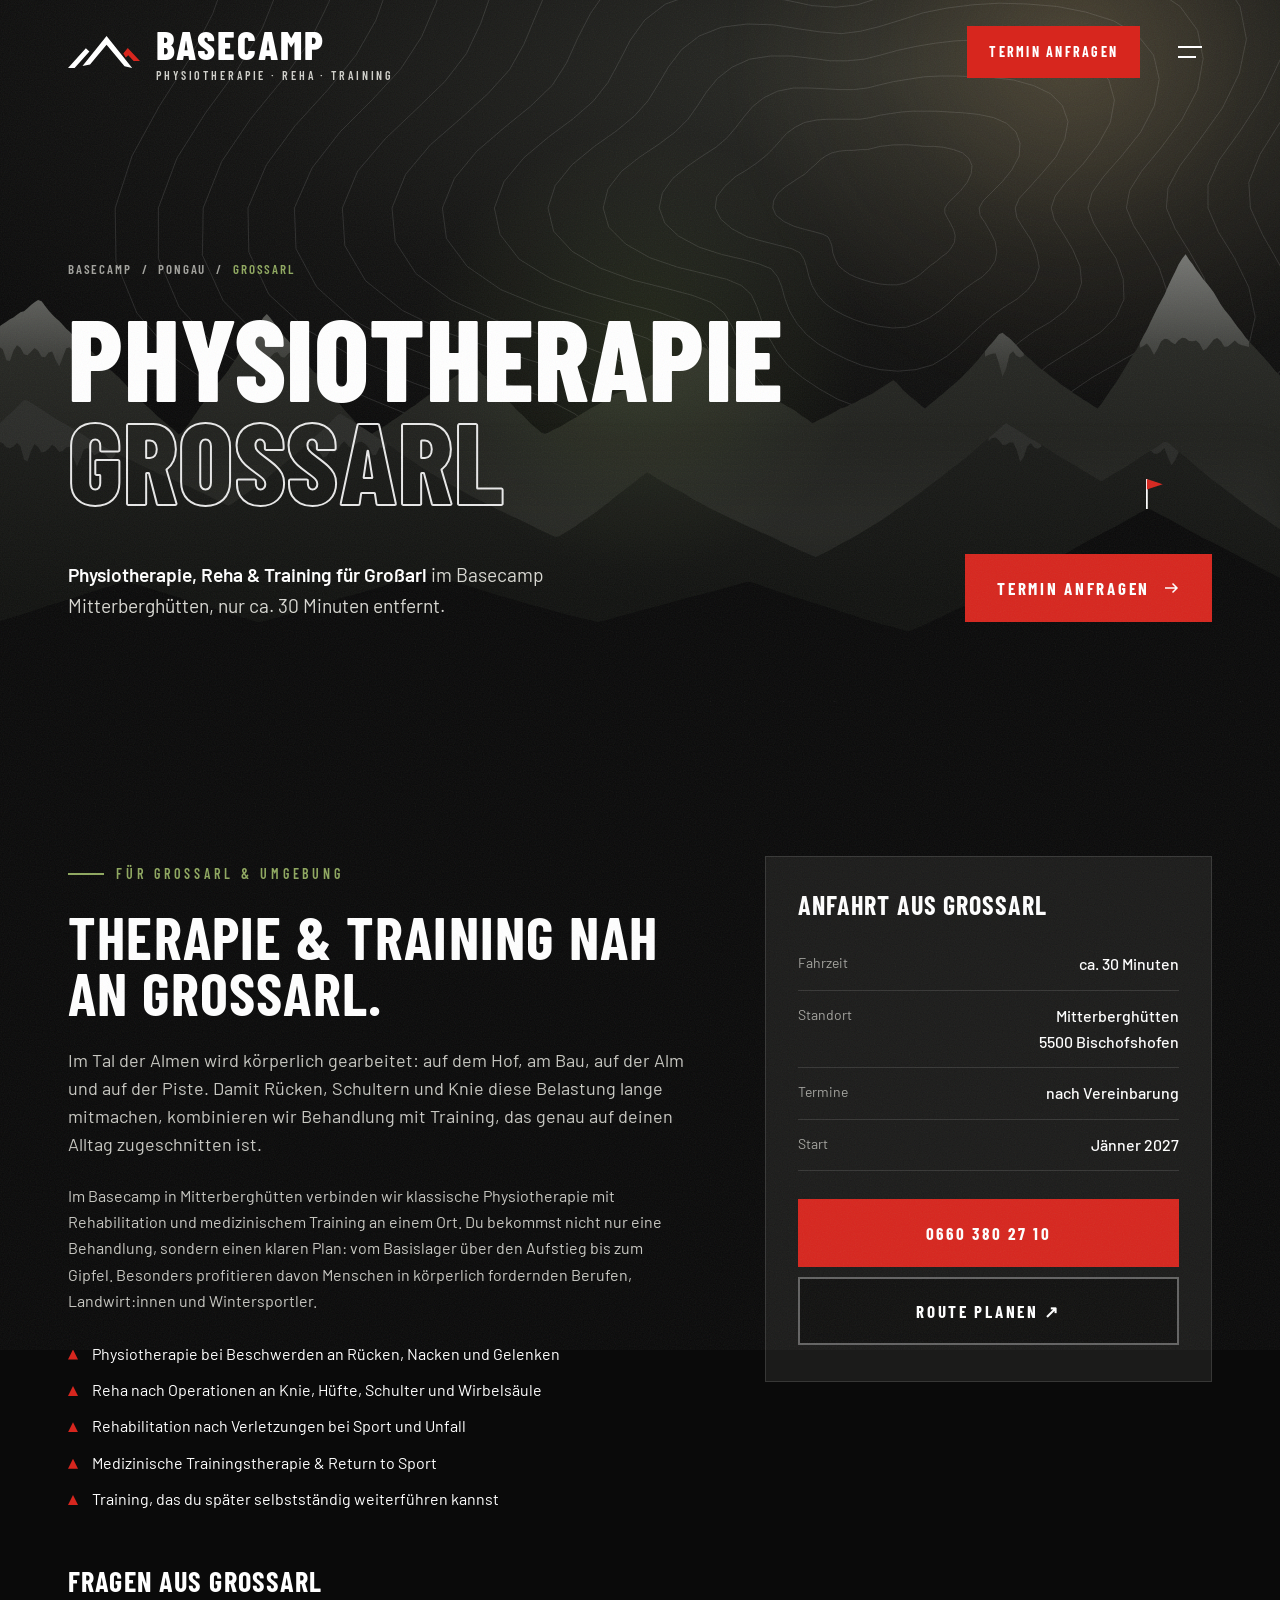
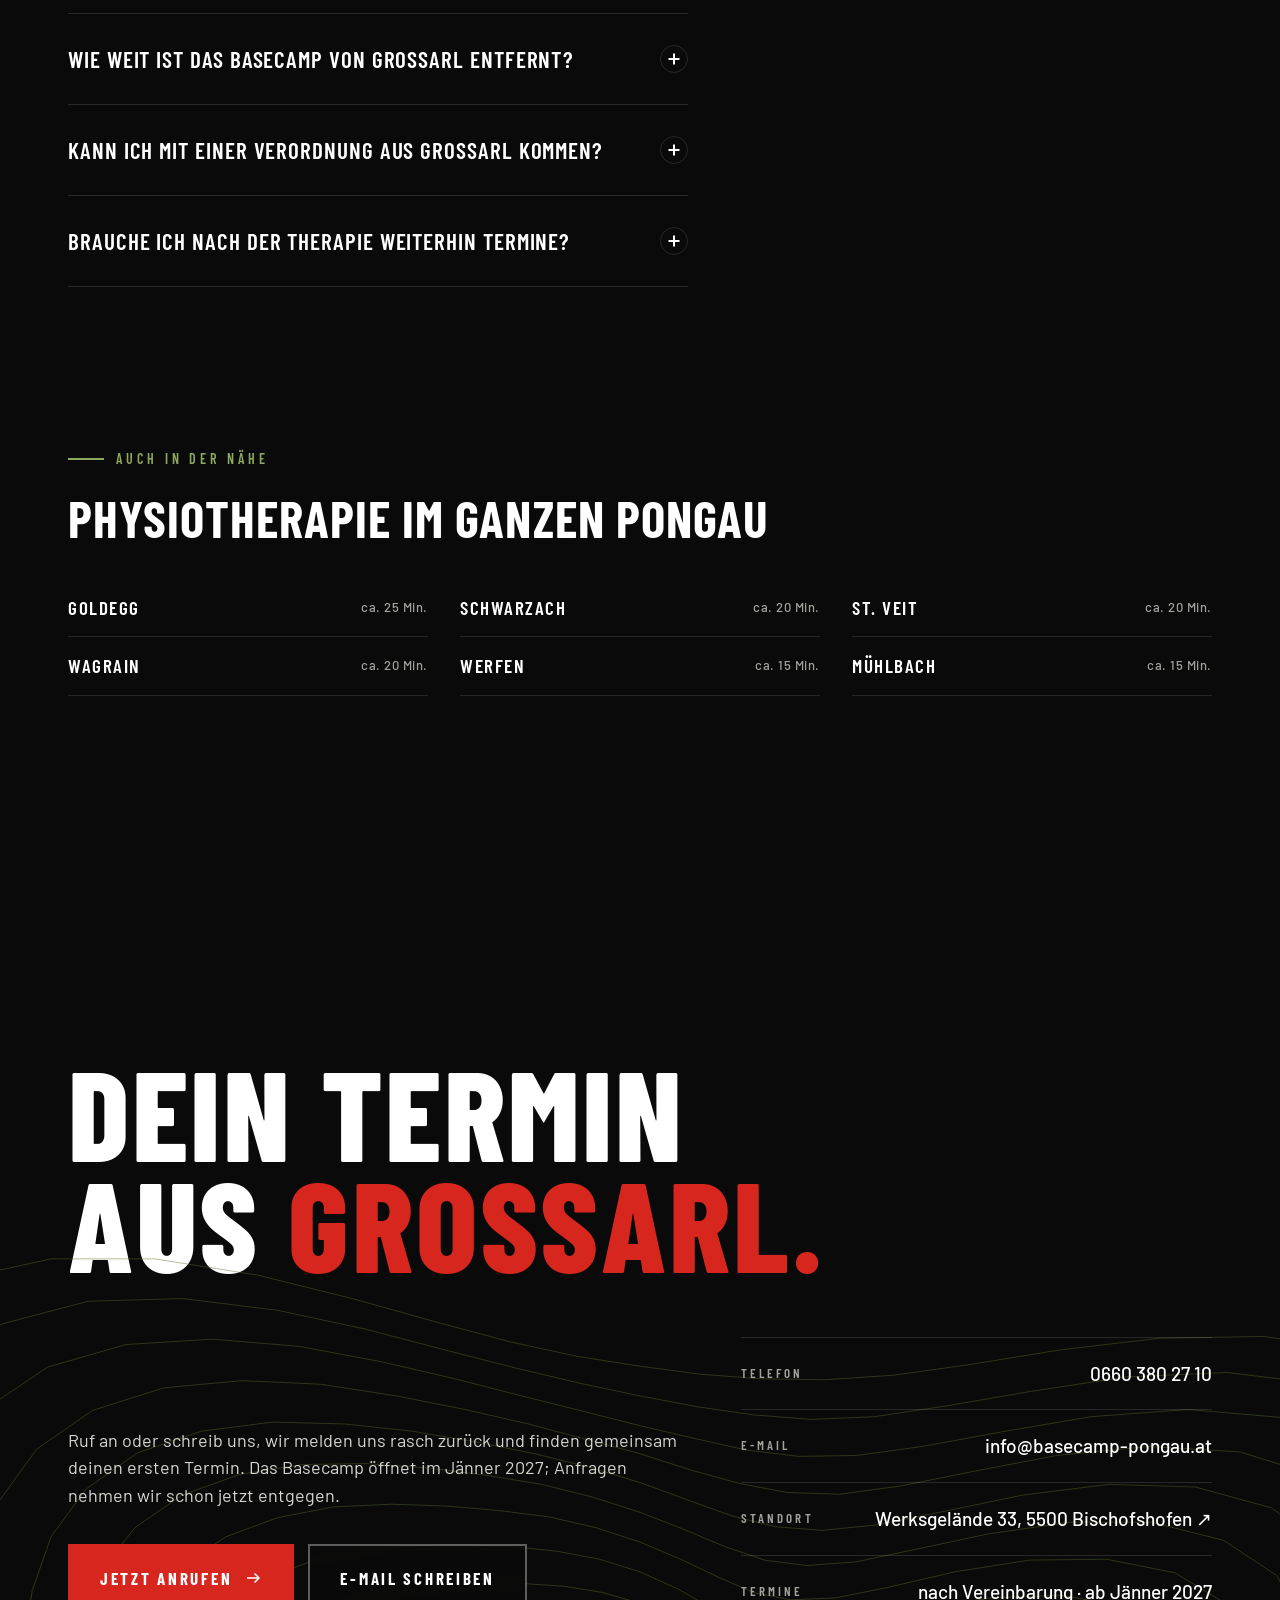
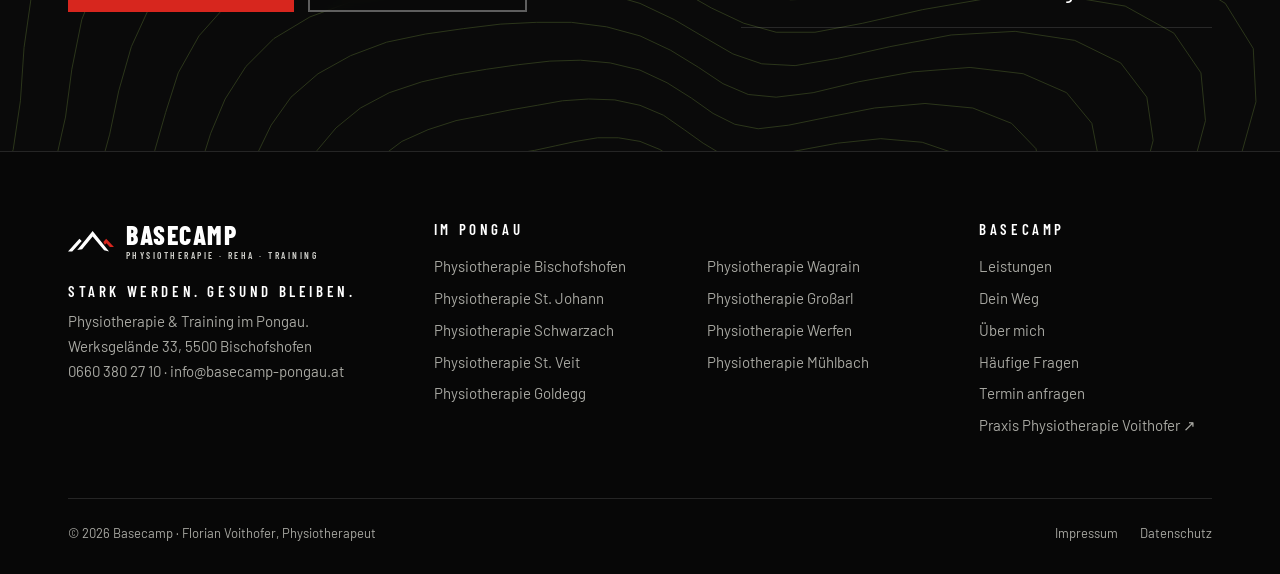
<file: basecamp-website-2/physiotherapie-grossarl.html>
<!doctype html>
<html lang="de-AT">
<head>
<meta charset="utf-8">
<script>document.documentElement.classList.add("js")</script>
<meta name="viewport" content="width=device-width, initial-scale=1">
<title>Physiotherapie Großarl | Basecamp | Reha &amp; Training im Pongau</title>
<meta name="description" content="Physiotherapie, Reha nach OP und Training für Großarl: Das Basecamp in Mitterberghütten ist in ca. 30 Minuten erreichbar. Wahltherapeut. Termin anfragen: 0660 380 27 10.">
<link rel="canonical" href="https://basecamp-pongau.at/physiotherapie-grossarl.html">
<meta name="robots" content="index,follow">
<meta name="geo.region" content="AT-5">
<meta name="geo.placename" content="Mitterberghütten, Bischofshofen">
<meta name="theme-color" content="#0A0A0A">
<meta property="og:type" content="website">
<meta property="og:locale" content="de_AT">
<meta property="og:site_name" content="Basecamp">
<meta property="og:title" content="Physiotherapie Großarl | Basecamp | Reha &amp; Training im Pongau">
<meta property="og:description" content="Physiotherapie, Reha nach OP und Training für Großarl: Das Basecamp in Mitterberghütten ist in ca. 30 Minuten erreichbar. Wahltherapeut. Termin anfragen: 0660 380 27 10.">
<meta property="og:url" content="https://basecamp-pongau.at/physiotherapie-grossarl.html">
<meta property="og:image" content="https://basecamp-pongau.at/assets/img/og-image.jpg">
<meta name="twitter:card" content="summary_large_image">
<link rel="icon" href="assets/img/favicon.svg" type="image/svg+xml">
<link rel="apple-touch-icon" href="assets/img/apple-touch-icon.png">
<link rel="stylesheet" href="css/style.css">
<link rel="preconnect" href="https://fonts.googleapis.com"><link rel="preconnect" href="https://fonts.gstatic.com" crossorigin><link rel="stylesheet" href="https://fonts.googleapis.com/css2?family=Barlow+Condensed:wght@600;700;800&family=Barlow:wght@400;500;600&display=swap">
<script type="application/ld+json">{"@context": "https://schema.org", "@type": "Physiotherapy", "@id": "https://basecamp-pongau.at/#basecamp", "name": "Basecamp · Physiotherapie · Reha · Training", "alternateName": ["Basecamp Pongau", "Basecamp Reha & Training", "Physiotherapie & Training Pongau"], "description": "Physiotherapie, Rehabilitation nach Operationen und Verletzungen sowie medizinisches Training in Mitterberghütten (Bischofshofen). Physiotherapie & Training mitten im Pongau.", "url": "https://basecamp-pongau.at/", "logo": "https://basecamp-pongau.at/assets/img/logo-mark.svg", "image": "https://basecamp-pongau.at/assets/img/og-image.jpg", "telephone": "+43 660 3802710", "email": "info@basecamp-pongau.at", "address": {"@type": "PostalAddress", "addressLocality": "Bischofshofen", "postalCode": "5500", "addressRegion": "Salzburg", "addressCountry": "AT", "streetAddress": "Werksgelände 33"}, "areaServed": [{"@type": "City", "name": "Bischofshofen"}, {"@type": "City", "name": "St. Johann im Pongau"}, {"@type": "City", "name": "Schwarzach im Pongau"}, {"@type": "City", "name": "St. Veit im Pongau"}, {"@type": "City", "name": "Goldegg"}, {"@type": "City", "name": "Wagrain"}, {"@type": "City", "name": "Großarl"}, {"@type": "City", "name": "Werfen"}, {"@type": "City", "name": "Mühlbach am Hochkönig"}, {"@type": "AdministrativeArea", "name": "Pongau"}], "medicalSpecialty": "Physiotherapy", "availableService": [{"@type": "MedicalTherapy", "name": "Physiotherapie"}, {"@type": "MedicalTherapy", "name": "Rehabilitation nach Operationen"}, {"@type": "MedicalTherapy", "name": "Medizinische Trainingstherapie"}, {"@type": "MedicalTherapy", "name": "Sportphysiotherapie / Return to Sport"}], "founder": {"@type": "Person", "name": "Florian Voithofer", "jobTitle": "Physiotherapeut", "url": "https://physio-voithofer.at"}, "knowsLanguage": "de"}</script><script type="application/ld+json">{"@context": "https://schema.org", "@type": "BreadcrumbList", "itemListElement": [{"@type": "ListItem", "position": 1, "name": "Basecamp", "item": "https://basecamp-pongau.at/"}, {"@type": "ListItem", "position": 2, "name": "Physiotherapie Großarl", "item": "https://basecamp-pongau.at/physiotherapie-grossarl.html"}]}</script><script type="application/ld+json">{"@context": "https://schema.org", "@type": "FAQPage", "mainEntity": [{"@type": "Question", "name": "Wie weit ist das Basecamp von Großarl entfernt?", "acceptedAnswer": {"@type": "Answer", "text": "Aus dem Großarltal erreichst du das Basecamp über St. Johann in rund 30 Minuten. Termine vereinbarst du telefonisch unter 0660 380 27 10 oder per E-Mail."}}, {"@type": "Question", "name": "Kann ich mit einer Verordnung aus Großarl kommen?", "acceptedAnswer": {"@type": "Answer", "text": "Ja. Jede ärztliche Verordnung für Physiotherapie, egal von welcher Ärztin oder welchem Arzt, kannst du bei uns einlösen. Als Wahltherapeut stellen wir dir eine Rechnung aus, die du bei deiner Krankenversicherung zur Rückerstattung einreichst; wir helfen dir gern dabei."}}, {"@type": "Question", "name": "Brauche ich nach der Therapie weiterhin Termine?", "acceptedAnswer": {"@type": "Answer", "text": "Nicht zwingend. Ziel ist, dass du dein Training selbstständig weiterführen kannst. Viele nutzen danach die Möglichkeit, im Studio eigenständig weiterzutrainieren."}}]}</script>
</head>
<body>
<div class="grain" aria-hidden="true"></div>
<a class="skip" href="#main">Zum Inhalt springen</a>
<header class="hdr">
 <div class="wrap">
  <a class="brand" href="index.html" aria-label="Basecamp, zur Startseite"><svg class="" viewBox="0 0 319 142" fill="#fff" aria-hidden="true"><path d="M 79.06 53.88 L 94.90 68.87 L 29.28 141.85 L 0.00 141.85 Z M 170.84 0.00 L 284.41 141.85 L 250.47 134.35 L 170.84 38.32 L 97.73 126.15 L 64.21 132.51 Z"/><path fill="#D7261E" d="M 264.75 53.60 L 318.92 110.31 L 290.63 110.31 L 267.15 85.70 L 255.84 95.74 L 244.81 77.07 Z"/></svg><span><b>BASECAMP</b><small>PHYSIOTHERAPIE · REHA · TRAINING</small></span></a>
  <nav class="nav" aria-label="Hauptnavigation"><a class="lnk" href="index.html#leistungen">Leistungen</a><a class="lnk" href="index.html#weg">Dein Weg</a><a class="lnk" href="index.html#ueber">Über mich</a><a class="lnk" href="index.html#pongau">Pongau</a><a class="lnk" href="index.html#faq">FAQ</a><a class="btn btn--red" href="index.html#kontakt">Termin anfragen</a>
   <button class="burger" aria-label="Menü öffnen" aria-expanded="false" aria-controls="mnav"><span></span><span></span></button></nav>
 </div>
</header>
<nav class="mnav" id="mnav" aria-label="Mobile Navigation"><a href="index.html#leistungen">Leistungen</a><a href="index.html#weg">Dein Weg</a><a href="index.html#ueber">Über mich</a><a href="index.html#pongau">Pongau</a><a href="index.html#faq">FAQ</a><a href="index.html#kontakt" class="red">Termin</a>
 <div class="mnav-foot">Basecamp · Mitterberghütten<a href="tel:+436603802710">0660 380 27 10</a><a href="mailto:info@basecamp-pongau.at">info@basecamp-pongau.at</a></div></nav>
<main id="main">

<section class="hero subhero" aria-labelledby="hero-h">
 <div class="hero__sky" aria-hidden="true"><div class="hero__sun"></div><div class="hero__topo"><svg viewBox="0 0 1600 900" preserveAspectRatio="xMidYMid slice" aria-hidden="true"><g fill="none" stroke="#fff" stroke-width="1.1"><path d="M1181,260 L1181,266 L1184,272 L1188,279 L1192,287 L1194,295 L1193,303 L1189,310 L1184,316 L1177,321 L1170,327 L1163,332 L1156,338 L1149,344 L1141,349 L1131,354 L1121,356 L1111,356 L1100,355 L1090,353 L1080,350 L1071,347 L1062,343 L1055,338 L1048,332 L1044,324 L1041,316 L1040,308 L1038,302 L1035,296 L1029,293 L1019,290 L1007,287 L993,283 L980,277 L970,269 L966,260 L967,251 L972,242 L981,234 L990,228 L999,222 L1007,217 L1013,211 L1019,206 L1025,200 L1032,195 L1040,191 L1049,189 L1058,188 L1067,188 L1076,187 L1084,187 L1092,185 L1100,183 L1109,182 L1117,181 L1126,181 L1136,181 L1145,182 L1156,183 L1167,183 L1179,184 L1192,187 L1203,191 L1211,198 L1215,207 L1214,217 L1209,228 L1201,238 L1192,247 L1185,254 L1181,260Z"/><path d="M1224,260 L1225,269 L1231,278 L1238,290 L1244,302 L1246,315 L1244,326 L1237,337 L1228,346 L1217,353 L1206,361 L1196,369 L1186,379 L1175,388 L1162,397 L1148,404 L1133,409 L1116,410 L1100,408 L1084,405 L1069,400 L1055,394 L1042,387 L1031,379 L1022,369 L1015,357 L1011,345 L1008,333 L1005,324 L1000,316 L990,311 L975,307 L955,302 L934,296 L915,286 L901,274 L894,260 L896,246 L906,233 L919,221 L934,212 L947,203 L958,194 L967,185 L975,176 L983,167 L994,159 L1006,153 L1021,150 L1035,149 L1050,149 L1063,149 L1075,149 L1088,147 L1100,144 L1113,142 L1127,140 L1141,139 L1155,139 L1170,139 L1187,140 L1204,141 L1223,143 L1242,147 L1258,154 L1270,165 L1275,179 L1274,195 L1265,212 L1253,227 L1240,240 L1229,251 L1224,260Z"/><path d="M1269,260 L1271,272 L1279,285 L1289,300 L1296,317 L1299,334 L1294,350 L1284,363 L1271,374 L1255,384 L1241,394 L1227,406 L1214,418 L1200,432 L1184,445 L1166,456 L1145,462 L1122,464 L1100,462 L1078,457 L1058,449 L1040,440 L1023,430 L1008,418 L996,404 L987,389 L981,373 L977,358 L972,346 L964,336 L949,330 L928,324 L902,318 L874,309 L848,295 L831,279 L824,260 L828,241 L841,223 L859,208 L878,195 L895,184 L909,172 L920,159 L930,146 L941,133 L955,122 L972,114 L992,110 L1012,110 L1032,111 L1050,112 L1067,112 L1084,110 L1100,106 L1117,102 L1136,99 L1155,96 L1175,95 L1196,95 L1218,96 L1242,97 L1267,100 L1292,107 L1313,117 L1328,132 L1335,152 L1331,174 L1320,196 L1303,216 L1287,234 L1274,248 L1269,260Z"/><path d="M1314,260 L1318,275 L1329,292 L1341,312 L1350,333 L1352,354 L1345,373 L1331,389 L1312,403 L1293,414 L1275,427 L1259,441 L1243,458 L1226,476 L1206,494 L1183,508 L1157,517 L1128,520 L1100,517 L1073,509 L1047,499 L1024,486 L1003,472 L985,457 L971,439 L960,420 L952,401 L946,383 L939,368 L927,357 L908,349 L880,342 L847,334 L812,322 L782,305 L761,284 L754,260 L760,236 L777,214 L800,196 L824,180 L844,165 L860,149 L872,132 L883,115 L897,98 L915,84 L937,74 L963,70 L989,70 L1015,73 L1038,76 L1059,76 L1080,74 L1100,69 L1122,63 L1145,58 L1169,54 L1195,51 L1222,50 L1251,51 L1281,53 L1312,58 L1342,66 L1368,80 L1386,100 L1393,125 L1388,153 L1373,180 L1353,206 L1333,227 L1319,245 L1314,260Z"/><path d="M1360,260 L1367,279 L1380,300 L1395,323 L1404,349 L1405,374 L1395,396 L1376,415 L1353,430 L1330,444 L1308,458 L1289,476 L1271,497 L1252,521 L1229,543 L1201,562 L1169,574 L1135,577 L1100,573 L1067,563 L1036,548 L1009,532 L985,513 L964,494 L947,473 L933,450 L924,428 L915,408 L905,391 L889,378 L865,369 L831,360 L791,350 L750,335 L715,314 L692,289 L685,260 L694,232 L715,206 L743,183 L770,164 L793,145 L810,126 L823,105 L836,83 L852,62 L874,45 L902,34 L934,30 L967,31 L998,36 L1026,40 L1052,42 L1076,39 L1100,33 L1126,25 L1154,16 L1184,10 L1216,6 L1249,4 L1284,5 L1321,8 L1357,15 L1392,26 L1422,44 L1442,69 L1449,99 L1443,132 L1426,165 L1402,195 L1380,220 L1365,241 L1360,260Z"/><path d="M1408,260 L1417,282 L1433,307 L1449,335 L1459,365 L1458,393 L1444,419 L1421,440 L1393,456 L1365,472 L1340,489 L1319,511 L1300,537 L1278,566 L1252,594 L1220,617 L1182,631 L1141,635 L1100,629 L1061,616 L1026,597 L994,576 L967,553 L943,530 L923,505 L907,480 L895,455 L884,433 L870,414 L850,400 L820,389 L781,379 L735,366 L688,348 L649,324 L625,293 L618,260 L630,227 L655,197 L686,171 L717,148 L742,126 L760,103 L774,77 L788,50 L806,25 L832,5 L866,-7 L905,-11 L944,-7 L982,0 L1015,7 L1045,9 L1072,6 L1100,-3 L1130,-14 L1163,-25 L1199,-35 L1237,-41 L1277,-43 L1318,-42 L1361,-38 L1403,-29 L1442,-14 L1475,8 L1497,38 L1504,73 L1497,112 L1477,150 L1451,185 L1427,214 L1412,238 L1408,260Z"/><path d="M1458,260 L1469,286 L1487,315 L1505,347 L1514,381 L1510,413 L1492,441 L1464,464 L1431,482 L1399,499 L1372,519 L1349,545 L1328,576 L1305,612 L1276,646 L1238,673 L1195,690 L1147,694 L1100,686 L1055,668 L1015,645 L980,619 L949,592 L922,565 L900,537 L882,509 L866,483 L852,459 L834,439 L809,423 L774,411 L729,398 L677,383 L626,362 L584,333 L558,298 L553,260 L568,223 L596,189 L631,159 L663,133 L690,107 L708,79 L722,48 L738,17 L759,-13 L790,-35 L830,-48 L876,-51 L923,-44 L966,-35 L1004,-26 L1038,-23 L1069,-27 L1100,-38 L1134,-53 L1172,-68 L1214,-80 L1259,-88 L1305,-92 L1353,-90 L1401,-84 L1448,-72 L1492,-53 L1527,-27 L1550,8 L1558,49 L1549,92 L1528,135 L1500,174 L1475,207 L1460,235 L1458,260Z"/><path d="M1510,260 L1523,290 L1543,322 L1561,359 L1569,396 L1561,432 L1539,463 L1505,487 L1468,507 L1433,526 L1403,549 L1379,579 L1358,617 L1332,659 L1300,699 L1258,731 L1208,750 L1154,754 L1100,743 L1050,721 L1005,692 L966,661 L932,629 L903,598 L878,568 L856,539 L837,510 L819,485 L797,464 L767,447 L727,432 L676,418 L619,400 L564,375 L520,342 L494,302 L490,260 L507,218 L538,181 L576,148 L610,117 L637,87 L655,55 L670,19 L686,-18 L711,-51 L748,-76 L794,-89 L848,-90 L901,-81 L951,-68 L994,-57 L1031,-53 L1065,-59 L1100,-73 L1139,-92 L1182,-112 L1230,-128 L1281,-138 L1334,-141 L1388,-139 L1441,-130 L1493,-115 L1540,-92 L1578,-61 L1602,-21 L1610,24 L1601,73 L1578,121 L1550,164 L1524,200 L1510,231 L1510,260Z"/><path d="M1563,260 L1578,293 L1599,330 L1617,371 L1623,412 L1611,451 L1584,483 L1545,509 L1503,531 L1465,552 L1434,579 L1410,614 L1387,658 L1360,707 L1324,753 L1278,790 L1221,811 L1161,814 L1100,799 L1044,772 L995,738 L952,701 L916,665 L884,631 L855,599 L831,568 L808,539 L785,512 L758,490 L723,471 L678,455 L623,438 L562,417 L503,388 L457,351 L431,307 L428,260 L447,214 L482,173 L521,136 L556,102 L583,67 L601,29 L615,-11 L634,-53 L663,-90 L705,-117 L759,-130 L820,-128 L881,-116 L936,-100 L984,-87 L1024,-83 L1062,-91 L1100,-109 L1143,-133 L1192,-157 L1246,-176 L1304,-188 L1363,-192 L1423,-188 L1482,-176 L1537,-157 L1587,-130 L1627,-94 L1653,-50 L1661,1 L1651,54 L1628,106 L1600,153 L1575,193 L1561,228 L1563,260Z"/><path d="M1618,260 L1635,297 L1656,338 L1673,383 L1676,428 L1660,469 L1627,504 L1584,531 L1538,554 L1497,578 L1465,608 L1441,649 L1418,700 L1389,756 L1350,809 L1298,850 L1235,873 L1167,874 L1100,855 L1039,822 L985,782 L939,740 L900,700 L865,663 L833,629 L805,598 L777,568 L749,540 L718,517 L678,496 L628,478 L569,458 L504,433 L443,401 L396,359 L370,311 L368,260 L390,210 L425,165 L466,124 L501,86 L527,46 L545,4 L560,-43 L580,-89 L613,-129 L662,-158 L724,-170 L793,-166 L861,-150 L922,-130 L974,-116 L1018,-112 L1058,-122 L1100,-145 L1147,-174 L1202,-203 L1263,-226 L1327,-240 L1393,-243 L1458,-237 L1522,-222 L1581,-198 L1633,-167 L1675,-126 L1702,-77 L1711,-22 L1702,36 L1679,91 L1651,142 L1627,186 L1615,224 L1618,260Z"/><path d="M1675,260 L1692,301 L1714,347 L1728,395 L1728,443 L1707,487 L1669,523 L1621,552 L1571,576 L1529,603 L1497,638 L1472,685 L1449,744 L1419,807 L1376,866 L1318,912 L1249,935 L1174,934 L1100,910 L1033,871 L976,825 L927,777 L885,733 L847,695 L811,660 L778,628 L746,598 L713,570 L676,545 L632,522 L578,501 L515,478 L448,450 L385,413 L336,368 L311,315 L310,260 L333,206 L369,157 L410,112 L445,69 L470,25 L487,-23 L502,-75 L526,-126 L564,-169 L619,-198 L689,-209 L766,-202 L842,-183 L909,-160 L965,-143 L1012,-141 L1055,-154 L1100,-182 L1152,-217 L1213,-251 L1280,-278 L1351,-293 L1424,-295 L1494,-286 L1561,-267 L1623,-239 L1678,-202 L1722,-157 L1750,-104 L1760,-45 L1752,17 L1730,77 L1703,131 L1681,178 L1670,220 L1675,260Z"/><path d="M1734,260 L1751,306 L1771,355 L1783,406 L1778,457 L1752,503 L1709,541 L1656,572 L1604,598 L1560,628 L1528,668 L1505,722 L1481,788 L1449,860 L1403,925 L1339,974 L1262,997 L1180,993 L1100,964 L1028,919 L967,866 L915,813 L870,766 L829,726 L789,691 L751,659 L713,629 L675,600 L633,574 L584,549 L527,525 L461,498 L392,466 L328,425 L279,376 L253,319 L254,260 L277,202 L313,149 L353,100 L387,52 L411,3 L427,-51 L444,-107 L470,-163 L514,-209 L577,-239 L656,-248 L741,-237 L824,-214 L896,-188 L956,-170 L1005,-169 L1051,-187 L1100,-220 L1157,-261 L1224,-300 L1298,-330 L1376,-346 L1454,-347 L1529,-335 L1600,-311 L1665,-278 L1721,-237 L1767,-188 L1797,-130 L1808,-67 L1802,-2 L1783,61 L1758,119 L1737,170 L1728,216 L1734,260Z"/><path d="M1793,260 L1810,310 L1828,363 L1836,418 L1827,472 L1796,520 L1748,559 L1691,591 L1636,620 L1592,654 L1561,700 L1538,761 L1515,835 L1481,913 L1430,985 L1360,1036 L1276,1059 L1187,1052 L1100,1017 L1023,964 L958,905 L903,848 L855,798 L810,757 L766,722 L723,691 L679,661 L635,632 L588,603 L536,576 L476,548 L408,518 L338,482 L273,437 L224,384 L198,323 L198,260 L221,198 L257,141 L296,88 L328,35 L350,-20 L366,-79 L384,-141 L415,-200 L465,-248 L536,-278 L623,-285 L717,-270 L807,-243 L884,-214 L947,-196 L999,-197 L1048,-220 L1100,-259 L1162,-307 L1235,-352 L1316,-385 L1401,-401 L1484,-400 L1564,-383 L1638,-354 L1705,-316 L1763,-270 L1810,-217 L1842,-156 L1857,-90 L1853,-21 L1836,46 L1814,107 L1795,162 L1787,212 L1793,260Z"/><path d="M1854,260 L1869,314 L1883,371 L1888,429 L1873,485 L1837,535 L1784,576 L1724,610 L1669,642 L1625,680 L1595,732 L1573,800 L1549,882 L1513,969 L1457,1045 L1381,1099 L1290,1121 L1193,1109 L1100,1068 L1018,1008 L949,943 L892,881 L841,830 L792,788 L743,754 L694,724 L644,695 L594,665 L543,634 L487,603 L424,572 L356,538 L285,497 L220,449 L171,391 L145,327 L144,260 L165,195 L199,133 L236,75 L266,17 L287,-43 L303,-108 L324,-175 L359,-238 L416,-287 L495,-316 L592,-320 L694,-302 L790,-271 L873,-240 L939,-222 L993,-226 L1044,-254 L1100,-300 L1167,-354 L1246,-404 L1334,-440 L1426,-456 L1515,-452 L1598,-430 L1674,-396 L1743,-353 L1803,-303 L1853,-245 L1888,-181 L1905,-112 L1906,-41 L1892,29 L1872,95 L1855,154 L1848,208 L1854,260Z"/></g></svg></div></div>
<div class="hero__ridges" aria-hidden="true">
  <div class="ridge ridge--1" data-depth=".55"><svg viewBox="0 0 1600 420" preserveAspectRatio="none">
   <defs><linearGradient id="rg1" x1="0" y1="0" x2="0" y2="1"><stop offset="0" stop-color="#2E2F2A"/><stop offset=".75" stop-color="#1B1C19"/></linearGradient>
   <linearGradient id="sn" x1="0" y1="0" x2="0" y2="1"><stop offset="0" stop-color="#fff" stop-opacity=".34"/><stop offset="1" stop-color="#fff" stop-opacity=".06"/></linearGradient></defs>
   <path d="M0,420 L0,188.3 L4,185.4 L8,183.0 L12,179.7 L16,177.7 L20,174.5 L24,171.1 L28,167.9 L32,164.1 L36,161.0 L40,157.9 L44,153.4 L48,149.8 L52,146.4 L56,142.3 L60,138.5 L64,135.5 L68,132.6 L72,130.0 L76,127.2 L80,124.6 L84,121.9 L88,120.0 L92,116.8 L96,114.0 L100,112.7 L104,109.4 L108,105.6 L112,102.5 L116,99.9 L120,101.3 L124,106.7 L128,111.8 L132,116.5 L136,120.5 L140,123.9 L144,128.1 L148,132.6 L152,136.1 L156,140.3 L160,142.2 L164,145.7 L168,149.3 L172,153.7 L176,157.7 L180,161.3 L184,165.7 L188,170.1 L192,174.3 L196,178.1 L200,180.9 L204,184.8 L208,188.1 L212,192.5 L216,196.7 L220,201.4 L224,205.6 L228,209.5 L232,213.6 L236,217.0 L240,220.9 L244,224.4 L248,228.3 L252,232.3 L256,235.6 L260,238.8 L264,242.3 L268,245.6 L272,249.0 L276,252.8 L280,250.0 L284,244.8 L288,239.5 L292,233.6 L296,227.8 L300,222.0 L304,216.6 L308,211.3 L312,206.2 L316,200.8 L320,195.0 L324,190.4 L328,185.4 L332,180.1 L336,174.0 L340,167.9 L344,161.7 L348,156.0 L352,150.3 L356,144.5 L360,137.8 L364,131.7 L368,125.9 L372,119.9 L376,115.9 L380,120.4 L384,125.9 L388,131.7 L392,137.0 L396,141.7 L400,145.8 L404,150.9 L408,156.5 L412,161.3 L416,165.6 L420,170.9 L424,175.2 L428,180.0 L432,184.5 L436,189.6 L440,194.8 L444,199.4 L448,204.5 L452,209.8 L456,214.3 L460,219.6 L464,224.8 L468,229.4 L472,233.5 L476,238.0 L480,242.8 L484,247.5 L488,252.0 L492,253.8 L496,251.7 L500,249.1 L504,246.9 L508,244.3 L512,241.7 L516,238.8 L520,236.1 L524,233.6 L528,230.6 L532,227.8 L536,224.9 L540,222.3 L544,219.8 L548,216.7 L552,213.7 L556,210.8 L560,207.9 L564,204.9 L568,202.1 L572,199.5 L576,197.3 L580,194.6 L584,191.3 L588,188.3 L592,185.4 L596,182.9 L600,181.2 L604,178.3 L608,176.1 L612,175.3 L616,179.2 L620,183.5 L624,187.8 L628,192.0 L632,195.4 L636,199.4 L640,203.6 L644,207.9 L648,212.1 L652,216.6 L656,220.4 L660,225.0 L664,228.7 L668,232.2 L672,236.5 L676,240.6 L680,243.9 L684,247.3 L688,250.9 L692,252.1 L696,250.6 L700,248.4 L704,246.4 L708,244.5 L712,242.3 L716,239.9 L720,237.5 L724,235.1 L728,233.1 L732,230.4 L736,227.8 L740,225.6 L744,223.0 L748,221.0 L752,219.0 L756,216.8 L760,213.7 L764,211.3 L768,208.8 L772,206.9 L776,205.1 L780,203.6 L784,202.1 L788,200.2 L792,198.2 L796,196.3 L800,193.9 L804,191.3 L808,188.2 L812,185.9 L816,183.9 L820,181.8 L824,179.5 L828,177.0 L832,175.9 L836,173.6 L840,171.9 L844,169.9 L848,167.5 L852,165.7 L856,162.9 L860,160.4 L864,157.9 L868,155.3 L872,153.1 L876,155.6 L880,158.9 L884,162.2 L888,165.6 L892,168.3 L896,171.8 L900,173.9 L904,176.7 L908,179.0 L912,181.8 L916,185.3 L920,189.0 L924,192.4 L928,195.5 L932,198.4 L936,201.1 L940,204.1 L944,206.5 L948,209.0 L952,211.5 L956,213.7 L960,216.4 L964,218.7 L968,221.2 L972,223.2 L976,225.7 L980,228.6 L984,231.8 L988,234.2 L992,237.0 L996,240.1 L1000,238.1 L1004,235.8 L1008,234.1 L1012,232.2 L1016,230.1 L1020,227.9 L1024,225.5 L1028,222.9 L1032,222.2 L1036,220.4 L1040,218.3 L1044,216.7 L1048,214.5 L1052,212.2 L1056,210.6 L1060,208.3 L1064,206.4 L1068,203.6 L1072,201.1 L1076,198.5 L1080,196.1 L1084,193.6 L1088,191.1 L1092,194.3 L1096,199.0 L1100,203.3 L1104,206.9 L1108,210.4 L1112,213.4 L1116,217.1 L1120,220.6 L1124,223.2 L1128,219.5 L1132,216.5 L1136,213.4 L1140,209.6 L1144,206.7 L1148,203.2 L1152,199.7 L1156,196.3 L1160,193.0 L1164,189.2 L1168,185.1 L1172,181.0 L1176,176.9 L1180,172.4 L1184,168.2 L1188,163.2 L1192,158.3 L1196,153.2 L1200,148.8 L1204,144.1 L1208,138.9 L1212,137.1 L1216,140.5 L1220,143.4 L1224,147.5 L1228,151.6 L1232,156.2 L1236,160.6 L1240,164.6 L1244,167.7 L1248,171.6 L1252,175.3 L1256,178.7 L1260,181.3 L1264,184.6 L1268,187.8 L1272,190.7 L1276,194.0 L1280,197.1 L1284,199.7 L1288,202.4 L1292,205.4 L1296,208.1 L1300,210.5 L1304,213.3 L1308,215.6 L1312,218.3 L1316,221.1 L1320,223.4 L1324,218.6 L1328,212.5 L1332,206.4 L1336,200.6 L1340,195.3 L1344,189.0 L1348,182.3 L1352,175.6 L1356,169.0 L1360,162.4 L1364,156.5 L1368,148.9 L1372,140.9 L1376,133.7 L1380,125.4 L1384,117.0 L1388,108.7 L1392,101.3 L1396,93.9 L1400,84.8 L1404,76.0 L1408,68.1 L1412,59.7 L1416,53.0 L1420,47.9 L1424,54.3 L1428,59.5 L1432,65.5 L1436,70.6 L1440,76.3 L1444,80.9 L1448,86.0 L1452,91.5 L1456,98.2 L1460,105.0 L1464,110.7 L1468,115.5 L1472,120.8 L1476,126.4 L1480,131.9 L1484,136.6 L1488,142.3 L1492,147.0 L1496,151.4 L1500,155.5 L1504,159.9 L1508,164.1 L1512,168.7 L1516,173.2 L1520,178.3 L1524,182.7 L1528,186.6 L1532,191.4 L1536,195.2 L1540,199.8 L1544,203.6 L1548,207.3 L1552,210.5 L1556,214.0 L1560,217.6 L1564,221.8 L1568,224.7 L1572,227.9 L1576,231.2 L1580,234.6 L1584,237.8 L1588,241.1 L1592,244.5 L1596,248.1 L1600,251.1 L1600,420 Z" fill="url(#rg1)"/><path d="M44,153.4 L48,149.8 L52,146.4 L56,142.3 L60,138.5 L64,135.5 L68,132.6 L72,130.0 L76,127.2 L80,124.6 L84,121.9 L88,120.0 L92,116.8 L96,114.0 L100,112.7 L104,109.4 L108,105.6 L112,102.5 L116,99.9 L120,101.3 L124,106.7 L128,111.8 L132,116.5 L136,120.5 L140,123.9 L144,128.1 L148,132.6 L152,136.1 L156,140.3 L160,142.2 L164,145.7 L168,149.3 L172,153.7 L176,157.7 L176,163.1 L172,157.3 L168,157.9 L164,164.1 L160,165.3 L156,159.6 L152,153.6 L148,154.8 L144,165.1 L140,175.5 L136,168.3 L132,158.6 L128,159.7 L124,165.0 L120,164.6 L116,157.8 L112,154.6 L108,158.8 L104,162.9 L100,161.6 L96,154.4 L92,151.5 L88,157.7 L84,169.4 L80,168.5 L76,156.3 L72,153.2 L68,155.7 L64,160.2 L60,157.5 L56,152.8 L52,152.5 L48,158.0 L44,159.7Z M344,161.7 L348,156.0 L352,150.3 L356,144.5 L360,137.8 L364,131.7 L368,125.9 L372,119.9 L376,115.9 L380,120.4 L384,125.9 L388,131.7 L392,137.0 L396,141.7 L400,145.8 L404,150.9 L408,156.5 L412,161.3 L416,165.6 L416,177.4 L412,168.6 L408,163.2 L404,158.5 L400,161.1 L396,165.6 L392,164.2 L388,159.2 L384,160.5 L380,165.2 L376,168.2 L372,169.4 L368,179.0 L364,184.5 L360,175.4 L356,169.5 L352,165.8 L348,162.3 L344,163.4Z M1192,158.3 L1196,153.2 L1200,148.8 L1204,144.1 L1208,138.9 L1212,137.1 L1216,140.5 L1220,143.4 L1224,147.5 L1228,151.6 L1232,156.2 L1236,160.6 L1236,163.4 L1232,165.4 L1228,163.6 L1224,158.2 L1220,162.0 L1216,178.0 L1212,187.1 L1208,172.1 L1204,160.6 L1200,161.1 L1196,162.4 L1192,164.6Z M1368,148.9 L1372,140.9 L1376,133.7 L1380,125.4 L1384,117.0 L1388,108.7 L1392,101.3 L1396,93.9 L1400,84.8 L1404,76.0 L1408,68.1 L1412,59.7 L1416,53.0 L1420,47.9 L1424,54.3 L1428,59.5 L1432,65.5 L1436,70.6 L1440,76.3 L1444,80.9 L1448,86.0 L1452,91.5 L1456,98.2 L1460,105.0 L1464,110.7 L1468,115.5 L1472,120.8 L1476,126.4 L1480,131.9 L1484,136.6 L1488,142.3 L1492,147.0 L1492,153.5 L1488,152.4 L1484,151.4 L1480,149.6 L1476,146.0 L1472,149.3 L1468,152.8 L1464,153.1 L1460,146.6 L1456,143.2 L1452,144.8 L1448,149.9 L1444,155.2 L1440,157.4 L1436,149.8 L1432,145.9 L1428,146.9 L1424,146.7 L1420,143.5 L1416,142.8 L1412,145.7 L1408,150.4 L1404,147.9 L1400,144.7 L1396,144.1 L1392,147.3 L1388,156.1 L1384,162.2 L1380,154.6 L1376,149.3 L1372,152.3 L1368,154.4Z" fill="url(#sn)"/></svg></div>
  <div class="hero__mist"></div>
  <div class="ridge ridge--2" data-depth=".3"><svg viewBox="0 0 1600 420" preserveAspectRatio="none">
   <defs><linearGradient id="rg2" x1="0" y1="0" x2="0" y2="1"><stop offset="0" stop-color="#1C1D1A"/><stop offset=".8" stop-color="#111210"/></linearGradient></defs>
   <path d="M0,420 L0,229.1 L4,225.6 L8,222.0 L12,218.7 L16,215.4 L20,211.9 L24,208.2 L28,204.8 L32,201.4 L36,197.9 L40,194.4 L44,191.6 L48,188.4 L52,184.9 L56,181.2 L60,177.2 L64,173.7 L68,169.9 L72,165.6 L76,161.7 L80,157.8 L84,154.4 L88,150.5 L92,146.3 L96,142.6 L100,138.3 L104,139.3 L108,141.9 L112,144.1 L116,147.0 L120,149.2 L124,151.9 L128,154.5 L132,157.4 L136,160.0 L140,162.2 L144,164.4 L148,166.6 L152,169.0 L156,171.3 L160,173.9 L164,176.3 L168,178.6 L172,181.4 L176,183.7 L180,185.8 L184,188.0 L188,190.3 L192,192.4 L196,194.3 L200,196.5 L204,198.6 L208,200.8 L212,202.7 L216,204.4 L220,206.3 L224,208.3 L228,210.5 L232,212.1 L236,214.1 L240,216.3 L244,217.9 L248,219.9 L252,221.8 L256,223.6 L260,225.1 L264,226.8 L268,228.5 L272,230.4 L276,232.3 L280,234.0 L284,235.8 L288,237.2 L292,239.2 L296,241.1 L300,243.0 L304,245.0 L308,246.8 L312,248.8 L316,250.9 L320,252.9 L324,254.7 L328,256.7 L332,258.9 L336,257.0 L340,254.1 L344,251.2 L348,248.2 L352,245.4 L356,242.6 L360,239.9 L364,236.9 L368,233.8 L372,230.7 L376,227.6 L380,224.1 L384,220.6 L388,217.2 L392,213.8 L396,210.7 L400,207.4 L404,204.3 L408,201.0 L412,197.7 L416,194.2 L420,190.7 L424,186.8 L428,183.0 L432,179.1 L436,175.6 L440,172.2 L444,168.2 L448,164.3 L452,159.9 L456,155.8 L460,154.3 L464,156.9 L468,159.5 L472,161.5 L476,164.4 L480,167.2 L484,169.7 L488,172.2 L492,174.7 L496,177.4 L500,180.2 L504,182.6 L508,185.0 L512,187.7 L516,190.8 L520,193.5 L524,196.4 L528,199.0 L532,202.1 L536,204.7 L540,207.1 L544,209.8 L548,212.7 L552,215.3 L556,217.9 L560,220.5 L564,222.6 L568,224.9 L572,227.6 L576,229.9 L580,232.3 L584,234.5 L588,236.5 L592,238.8 L596,240.8 L600,243.1 L604,245.5 L608,247.7 L612,249.8 L616,251.6 L620,253.8 L624,255.7 L628,257.6 L632,259.6 L636,261.9 L640,264.0 L644,265.6 L648,267.7 L652,269.5 L656,271.6 L660,273.1 L664,275.1 L668,277.1 L672,279.0 L676,281.0 L680,283.1 L684,285.1 L688,287.0 L692,288.9 L696,290.6 L700,292.6 L704,294.2 L708,293.6 L712,291.2 L716,288.7 L720,286.3 L724,283.9 L728,281.3 L732,278.2 L736,275.6 L740,272.9 L744,270.1 L748,267.3 L752,264.5 L756,261.5 L760,258.2 L764,255.4 L768,252.1 L772,248.5 L776,245.4 L780,242.6 L784,239.6 L788,236.5 L792,233.4 L796,230.4 L800,226.7 L804,223.9 L808,221.0 L812,223.1 L816,225.9 L820,228.1 L824,230.4 L828,232.9 L832,235.3 L836,237.4 L840,239.6 L844,241.6 L848,243.8 L852,246.1 L856,248.6 L860,251.1 L864,253.3 L868,255.4 L872,257.7 L876,259.9 L880,261.9 L884,263.9 L888,265.9 L892,267.8 L896,269.7 L900,271.7 L904,273.6 L908,275.3 L912,277.3 L916,279.2 L920,281.0 L924,283.0 L928,284.8 L932,286.4 L936,288.4 L940,290.1 L944,291.8 L948,293.5 L952,295.2 L956,297.2 L960,299.4 L964,301.3 L968,303.2 L972,305.2 L976,306.9 L980,308.7 L984,310.5 L988,312.2 L992,313.9 L996,315.6 L1000,317.0 L1004,315.1 L1008,313.2 L1012,311.2 L1016,309.0 L1020,306.9 L1024,304.6 L1028,302.2 L1032,300.1 L1036,298.0 L1040,295.9 L1044,293.7 L1048,291.2 L1052,288.9 L1056,286.3 L1060,284.1 L1064,281.6 L1068,279.3 L1072,276.8 L1076,274.1 L1080,271.3 L1084,268.7 L1088,265.7 L1092,262.8 L1096,260.1 L1100,257.4 L1104,254.6 L1108,251.8 L1112,248.9 L1116,246.0 L1120,243.0 L1124,239.8 L1128,236.6 L1132,233.7 L1136,230.6 L1140,227.8 L1144,224.6 L1148,221.4 L1152,218.2 L1156,215.2 L1160,212.4 L1164,209.1 L1168,205.9 L1172,202.8 L1176,199.4 L1180,195.9 L1184,192.4 L1188,188.7 L1192,185.4 L1196,182.1 L1200,178.7 L1204,175.4 L1208,171.7 L1212,167.9 L1216,164.7 L1220,167.3 L1224,169.9 L1228,172.3 L1232,174.6 L1236,177.4 L1240,180.1 L1244,182.6 L1248,184.8 L1252,186.9 L1256,189.5 L1260,192.2 L1264,194.7 L1268,197.1 L1272,199.9 L1276,202.6 L1280,204.8 L1284,207.1 L1288,209.3 L1292,211.7 L1296,214.0 L1300,216.9 L1304,219.2 L1308,221.4 L1312,223.8 L1316,226.3 L1320,228.7 L1324,231.1 L1328,229.1 L1332,226.3 L1336,224.0 L1340,221.7 L1344,219.4 L1348,217.0 L1352,214.8 L1356,212.2 L1360,209.3 L1364,206.7 L1368,204.0 L1372,201.5 L1376,198.9 L1380,196.6 L1384,194.1 L1388,191.5 L1392,188.7 L1396,186.1 L1400,186.8 L1404,190.4 L1408,193.7 L1412,197.1 L1416,200.5 L1420,203.5 L1424,207.1 L1428,210.4 L1432,214.0 L1436,217.5 L1440,220.7 L1444,224.2 L1448,227.5 L1452,230.6 L1456,233.5 L1460,236.4 L1464,239.4 L1468,242.6 L1472,245.6 L1476,248.8 L1480,251.7 L1484,254.7 L1488,257.9 L1492,260.8 L1496,263.8 L1500,266.8 L1504,269.3 L1508,272.0 L1512,274.7 L1516,277.8 L1520,280.6 L1524,283.3 L1528,285.9 L1532,288.7 L1536,291.3 L1540,294.0 L1544,296.4 L1548,298.8 L1552,301.2 L1556,303.3 L1560,305.7 L1564,308.1 L1568,310.3 L1572,312.3 L1576,314.3 L1580,316.3 L1584,318.0 L1588,319.9 L1592,321.7 L1596,323.3 L1600,325.1 L1600,420 Z" fill="url(#rg2)"/><path d="M48,188.4 L52,184.9 L56,181.2 L60,177.2 L64,173.7 L68,169.9 L72,165.6 L76,161.7 L80,157.8 L84,154.4 L88,150.5 L92,146.3 L96,142.6 L100,138.3 L104,139.3 L108,141.9 L112,144.1 L116,147.0 L120,149.2 L124,151.9 L128,154.5 L132,157.4 L136,160.0 L140,162.2 L144,164.4 L148,166.6 L152,169.0 L156,171.3 L160,173.9 L164,176.3 L168,178.6 L172,181.4 L176,183.7 L180,185.8 L184,188.0 L188,190.3 L192,192.4 L196,194.3 L200,196.5 L204,198.6 L204,200.6 L200,205.7 L196,204.5 L192,200.0 L188,198.1 L184,199.5 L180,201.3 L176,196.8 L172,193.2 L168,194.9 L164,205.3 L160,214.4 L156,203.5 L152,192.0 L148,192.3 L144,196.5 L140,197.6 L136,192.4 L132,189.4 L128,194.1 L124,197.5 L120,198.2 L116,192.1 L112,188.6 L108,196.3 L104,208.5 L100,206.2 L96,191.2 L92,187.6 L88,191.5 L84,193.4 L80,192.3 L76,187.8 L72,186.0 L68,190.2 L64,194.6 L60,191.8 L56,188.3 L52,191.2 L48,204.2Z M420,190.7 L424,186.8 L428,183.0 L432,179.1 L436,175.6 L440,172.2 L444,168.2 L448,164.3 L452,159.9 L456,155.8 L460,154.3 L464,156.9 L468,159.5 L472,161.5 L476,164.4 L480,167.2 L484,169.7 L488,172.2 L492,174.7 L496,177.4 L500,180.2 L504,182.6 L508,185.0 L512,187.7 L512,193.6 L508,193.2 L504,192.6 L500,201.1 L496,201.3 L492,193.2 L488,189.0 L484,186.2 L480,186.3 L476,189.6 L472,193.5 L468,190.1 L464,185.6 L460,189.6 L456,196.1 L452,198.5 L448,196.8 L444,202.3 L440,204.2 L436,198.5 L432,196.6 L428,192.3 L424,189.7 L420,190.9Z M1196,182.1 L1200,178.7 L1204,175.4 L1208,171.7 L1212,167.9 L1216,164.7 L1220,167.3 L1224,169.9 L1228,172.3 L1232,174.6 L1236,177.4 L1240,180.1 L1244,182.6 L1248,184.8 L1252,186.9 L1256,189.5 L1256,191.7 L1252,193.9 L1248,192.5 L1244,187.6 L1240,191.4 L1236,203.6 L1232,209.2 L1228,195.3 L1224,187.0 L1220,187.0 L1216,189.6 L1212,189.8 L1208,184.5 L1204,181.3 L1200,181.7 L1196,185.5Z M1380,196.6 L1384,194.1 L1388,191.5 L1392,188.7 L1396,186.1 L1400,186.8 L1404,190.4 L1408,193.7 L1412,197.1 L1412,198.7 L1408,207.1 L1404,212.7 L1400,204.4 L1396,193.3 L1392,197.0 L1388,199.8 L1384,199.6 L1380,195.5Z" fill="#fff" fill-opacity=".07"/></svg></div>
  <div class="ridge ridge--3" data-depth=".08"><svg viewBox="0 0 1600 420" preserveAspectRatio="none"><path d="M0,420 L0,351.2 L4,350.0 L8,348.9 L12,347.7 L16,346.4 L20,345.1 L24,343.8 L28,342.6 L32,341.2 L36,340.0 L40,338.8 L44,337.6 L48,336.4 L52,335.2 L56,333.9 L60,332.5 L64,331.3 L68,330.1 L72,328.8 L76,327.6 L80,326.4 L84,325.2 L88,323.9 L92,322.7 L96,321.6 L100,320.3 L104,319.0 L108,317.8 L112,316.5 L116,315.0 L120,313.7 L124,312.3 L128,310.9 L132,309.8 L136,308.5 L140,307.3 L144,306.0 L148,304.7 L152,303.4 L156,302.1 L160,300.9 L164,299.7 L168,298.4 L172,297.0 L176,295.7 L180,294.4 L184,293.1 L188,291.8 L192,290.7 L196,289.4 L200,288.2 L204,286.6 L208,285.1 L212,283.7 L216,283.7 L220,284.9 L224,286.1 L228,287.2 L232,288.1 L236,289.4 L240,290.6 L244,291.9 L248,293.2 L252,294.4 L256,295.8 L260,296.9 L264,298.2 L268,299.4 L272,300.4 L276,301.8 L280,303.0 L284,304.2 L288,305.4 L292,306.7 L296,308.0 L300,309.3 L304,310.6 L308,311.9 L312,313.2 L316,314.5 L320,315.7 L324,316.8 L328,318.0 L332,319.4 L336,320.6 L340,321.9 L344,323.0 L348,324.3 L352,325.4 L356,326.7 L360,328.1 L364,329.3 L368,329.8 L372,328.8 L376,327.8 L380,326.7 L384,325.6 L388,324.5 L392,323.2 L396,322.0 L400,320.9 L404,319.7 L408,318.5 L412,317.3 L416,316.1 L420,314.8 L424,313.5 L428,312.2 L432,311.0 L436,309.9 L440,308.7 L444,307.5 L448,306.4 L452,305.1 L456,303.8 L460,302.7 L464,301.5 L468,300.4 L472,299.4 L476,298.4 L480,297.1 L484,295.9 L488,294.7 L492,293.6 L496,292.5 L500,291.4 L504,290.2 L508,288.9 L512,287.6 L516,286.3 L520,285.0 L524,283.7 L528,282.5 L532,281.1 L536,279.8 L540,278.4 L544,277.1 L548,275.8 L552,274.5 L556,273.4 L560,274.6 L564,275.8 L568,277.1 L572,278.3 L576,279.4 L580,280.7 L584,282.0 L588,283.3 L592,284.5 L596,285.7 L600,287.0 L604,288.3 L608,289.5 L612,290.8 L616,292.2 L620,293.4 L624,294.6 L628,295.7 L632,297.1 L636,298.4 L640,299.6 L644,300.7 L648,301.9 L652,303.0 L656,304.1 L660,305.4 L664,306.6 L668,307.7 L672,308.9 L676,310.0 L680,311.0 L684,312.0 L688,313.1 L692,314.3 L696,315.4 L700,316.5 L704,317.7 L708,318.8 L712,320.0 L716,320.9 L720,322.0 L724,323.0 L728,324.0 L732,324.9 L736,325.9 L740,326.9 L744,327.7 L748,328.6 L752,329.6 L756,329.0 L760,327.9 L764,326.8 L768,325.6 L772,324.4 L776,323.2 L780,322.2 L784,321.2 L788,320.1 L792,319.0 L796,317.9 L800,316.7 L804,315.7 L808,314.7 L812,313.6 L816,312.6 L820,311.6 L824,310.6 L828,309.5 L832,308.4 L836,307.2 L840,306.1 L844,304.8 L848,303.6 L852,302.5 L856,301.5 L860,300.5 L864,299.6 L868,298.7 L872,297.8 L876,296.7 L880,295.8 L884,294.7 L888,293.6 L892,292.3 L896,291.2 L900,290.1 L904,288.9 L908,287.7 L912,286.6 L916,285.4 L920,284.3 L924,283.7 L928,284.9 L932,286.2 L936,287.6 L940,289.0 L944,290.4 L948,291.7 L952,293.1 L956,294.5 L960,296.0 L964,297.5 L968,298.9 L972,300.2 L976,301.4 L980,302.6 L984,303.8 L988,305.0 L992,306.3 L996,307.6 L1000,308.9 L1004,310.1 L1008,311.4 L1012,312.6 L1016,313.8 L1020,315.0 L1024,316.3 L1028,317.5 L1032,319.0 L1036,320.2 L1040,321.4 L1044,322.8 L1048,324.2 L1052,325.5 L1056,326.6 L1060,327.7 L1064,329.0 L1068,330.1 L1072,331.2 L1076,332.3 L1080,333.5 L1084,334.5 L1088,335.6 L1092,336.7 L1096,337.8 L1100,339.0 L1104,340.1 L1108,339.3 L1112,337.6 L1116,335.9 L1120,334.0 L1124,332.3 L1128,330.6 L1132,328.6 L1136,326.7 L1140,324.9 L1144,322.9 L1148,320.9 L1152,318.9 L1156,317.1 L1160,315.4 L1164,313.6 L1168,311.7 L1172,309.8 L1176,307.9 L1180,305.9 L1184,303.9 L1188,301.6 L1192,299.7 L1196,297.7 L1200,295.7 L1204,293.7 L1208,291.7 L1212,289.7 L1216,287.5 L1220,285.5 L1224,283.3 L1228,281.2 L1232,279.2 L1236,277.1 L1240,275.1 L1244,273.1 L1248,271.1 L1252,269.0 L1256,266.8 L1260,264.6 L1264,262.4 L1268,260.5 L1272,258.4 L1276,256.3 L1280,254.1 L1284,251.8 L1288,249.4 L1292,247.1 L1296,244.9 L1300,242.6 L1304,240.4 L1308,238.1 L1312,235.9 L1316,233.9 L1320,231.8 L1324,229.6 L1328,227.4 L1332,225.3 L1336,223.4 L1340,221.3 L1344,219.2 L1348,216.9 L1352,214.6 L1356,212.3 L1360,210.0 L1364,207.6 L1368,205.4 L1372,203.4 L1376,201.0 L1380,201.6 L1384,203.7 L1388,205.9 L1392,208.0 L1396,210.0 L1400,211.9 L1404,214.3 L1408,216.6 L1412,218.8 L1416,221.1 L1420,223.3 L1424,225.6 L1428,227.7 L1432,229.8 L1436,231.9 L1440,234.1 L1444,236.0 L1448,237.9 L1452,240.0 L1456,242.1 L1460,244.1 L1464,246.1 L1468,248.2 L1472,250.5 L1476,252.5 L1480,254.6 L1484,256.7 L1488,259.1 L1492,261.2 L1496,263.1 L1500,265.3 L1504,267.5 L1508,269.6 L1512,271.7 L1516,273.8 L1520,275.8 L1524,277.8 L1528,279.8 L1532,281.7 L1536,283.6 L1540,285.6 L1544,287.5 L1548,289.6 L1552,291.6 L1556,293.4 L1560,295.5 L1564,297.4 L1568,299.3 L1572,301.1 L1576,303.0 L1580,304.8 L1584,306.5 L1588,308.2 L1592,310.0 L1596,311.7 L1600,313.3 L1600,420 Z" fill="#0A0A0A"/><g transform="translate(1376 201)"><path d="M0 0V-34" stroke="#fff" stroke-width="2"/><path d="M0 -34 L18 -28 L0 -22Z" fill="#D7261E"/></g></svg></div>
</div>
<div class="hero__glow" aria-hidden="true"></div>
 <div class="wrap">
  <nav class="crumbs" aria-label="Brotkrümel"><a href="index.html">Basecamp</a>/<a href="index.html#pongau">Pongau</a>/<span>Großarl</span></nav>
  <h1 id="hero-h"><span class="line"><span>Physiotherapie</span></span><span class="line"><span class="outline">Großarl</span></span></h1>
  <div class="hero__row">
   <p class="hero__sub"><strong>Physiotherapie, Reha &amp; Training für Großarl</strong> im Basecamp Mitterberghütten, nur ca. 30 Minuten entfernt.</p>
   <div class="hero__cta"><a class="btn btn--red btn--mag" href="#kontakt">Termin anfragen <svg viewBox="0 0 24 24" fill="none" stroke="currentColor" stroke-width="2" aria-hidden="true"><path d="M4 12h16M14 6l6 6-6 6"/></svg></a></div>
  </div>
 </div>
</section>

<section class="loc" aria-labelledby="loc-h">
 <div class="wrap loc__grid">
  <div>
   <span class="eyebrow rv">Für Großarl &amp; Umgebung</span>
   <h2 id="loc-h" class="rv">Therapie &amp; Training nah an Großarl.</h2>
   <p class="lead rv" style="margin-bottom:24px">Im Tal der Almen wird körperlich gearbeitet: auf dem Hof, am Bau, auf der Alm und auf der Piste. Damit Rücken, Schultern und Knie diese Belastung lange mitmachen, kombinieren wir Behandlung mit Training, das genau auf deinen Alltag zugeschnitten ist.</p>
   <p class="rv">Im Basecamp in Mitterberghütten verbinden wir klassische Physiotherapie mit Rehabilitation und medizinischem Training an einem Ort. Du bekommst nicht nur eine Behandlung, sondern einen klaren Plan: vom Basislager über den Aufstieg bis zum Gipfel. Besonders profitieren davon Menschen in körperlich fordernden Berufen, Landwirt:innen und Wintersportler.</p>
   <ul class="checks rv">
    <li>Physiotherapie bei Beschwerden an Rücken, Nacken und Gelenken</li>
    <li>Reha nach Operationen an Knie, Hüfte, Schulter und Wirbelsäule</li>
    <li>Rehabilitation nach Verletzungen bei Sport und Unfall</li>
    <li>Medizinische Trainingstherapie &amp; Return to Sport</li>
    <li>Training, das du später selbstständig weiterführen kannst</li>
   </ul>
   <h3 class="rv" style="margin:56px 0 18px">Fragen aus Großarl</h3>
   <div class="faq" style="background:none;padding:0"><details class="rv"><summary>Wie weit ist das Basecamp von Großarl entfernt?<i aria-hidden="true"></i></summary><div class="ans"><p>Aus dem Großarltal erreichst du das Basecamp über St. Johann in rund 30 Minuten. Termine vereinbarst du telefonisch unter 0660 380 27 10 oder per E-Mail.</p></div></details><details class="rv"><summary>Kann ich mit einer Verordnung aus Großarl kommen?<i aria-hidden="true"></i></summary><div class="ans"><p>Ja. Jede ärztliche Verordnung für Physiotherapie, egal von welcher Ärztin oder welchem Arzt, kannst du bei uns einlösen. Als Wahltherapeut stellen wir dir eine Rechnung aus, die du bei deiner Krankenversicherung zur Rückerstattung einreichst; wir helfen dir gern dabei.</p></div></details><details class="rv"><summary>Brauche ich nach der Therapie weiterhin Termine?<i aria-hidden="true"></i></summary><div class="ans"><p>Nicht zwingend. Ziel ist, dass du dein Training selbstständig weiterführen kannst. Viele nutzen danach die Möglichkeit, im Studio eigenständig weiterzutrainieren.</p></div></details></div>
  </div>
  <aside class="panel rv rv-d1" aria-label="Anfahrt und Kontakt">
   <h3>Anfahrt aus Großarl</h3>
   <dl>
    <div><dt>Fahrzeit</dt><dd>ca. 30 Minuten</dd></div>
    <div><dt>Standort</dt><dd>Mitterberghütten<br>5500 Bischofshofen</dd></div>
    <div><dt>Termine</dt><dd>nach Vereinbarung</dd></div>
    <div><dt>Start</dt><dd>Jänner 2027</dd></div>
   </dl>
   <a class="btn btn--red" href="tel:+436603802710">0660 380 27 10</a>
   <a class="btn btn--ghost" href="https://www.google.com/maps/search/?api=1&query=Werksgelände+33+Mitterberghütten+5500+Bischofshofen" target="_blank" rel="noopener">Route planen ↗</a>
  </aside>
 </div>
</section>

<section class="neighbors" aria-labelledby="nb-h">
 <div class="wrap"><span class="eyebrow rv">Auch in der Nähe</span><h2 id="nb-h" class="rv" style="font-size:clamp(32px,4vw,52px);margin-bottom:20px">Physiotherapie im ganzen Pongau</h2><ul class="towns rv"><li><a href="physiotherapie-goldegg.html">Goldegg<span>ca. 25 Min.</span></a></li><li><a href="physiotherapie-schwarzach-im-pongau.html">Schwarzach<span>ca. 20 Min.</span></a></li><li><a href="physiotherapie-st-veit-im-pongau.html">St. Veit<span>ca. 20 Min.</span></a></li><li><a href="physiotherapie-wagrain.html">Wagrain<span>ca. 20 Min.</span></a></li><li><a href="physiotherapie-werfen.html">Werfen<span>ca. 15 Min.</span></a></li><li><a href="physiotherapie-muehlbach-am-hochkoenig.html">Mühlbach<span>ca. 15 Min.</span></a></li></ul></div>
</section>

<section class="contact" id="kontakt" aria-labelledby="kontakt-h">
 <div class="contact__bg" aria-hidden="true"><svg viewBox="0 0 1600 700" preserveAspectRatio="xMidYMid slice" aria-hidden="true"><g fill="none" stroke="#556B2F" stroke-width="1"><path d="M905,900 L901,907 L896,914 L892,920 L888,926 L883,931 L879,936 L875,942 L871,948 L868,955 L865,962 L861,969 L855,976 L848,982 L839,985 L829,987 L819,987 L810,988 L800,989 L790,991 L779,993 L768,996 L756,997 L745,994 L736,988 L730,979 L728,968 L729,957 L731,946 L733,938 L732,931 L729,927 L722,923 L714,919 L705,913 L696,907 L690,900 L686,892 L685,884 L684,875 L686,867 L688,858 L692,850 L699,843 L707,837 L716,833 L727,830 L737,829 L748,827 L757,826 L765,824 L773,821 L782,818 L791,816 L800,817 L809,819 L817,824 L824,830 L830,835 L836,838 L844,839 L854,839 L867,837 L881,835 L896,836 L909,839 L919,845 L924,854 L924,864 L921,874 L916,884 L911,892 L905,900Z"/><path d="M960,900 L953,911 L948,921 L942,930 L936,940 L930,948 L923,957 L916,965 L910,974 L905,984 L899,995 L893,1006 L884,1016 L872,1024 L859,1029 L844,1032 L829,1033 L815,1035 L800,1037 L785,1041 L768,1045 L750,1049 L732,1049 L715,1045 L702,1036 L694,1021 L691,1004 L693,986 L696,970 L698,957 L697,948 L691,941 L680,935 L666,929 L651,921 L639,911 L630,900 L624,888 L623,875 L623,862 L626,849 L630,837 L637,825 L646,814 L658,804 L672,797 L687,793 L703,789 L719,787 L733,784 L746,781 L759,777 L772,774 L786,772 L800,773 L813,778 L825,785 L836,794 L845,801 L855,806 L867,807 L883,805 L903,802 L926,799 L949,800 L969,806 L983,816 L990,829 L990,845 L985,860 L976,875 L968,888 L960,900Z"/><path d="M1013,900 L1005,914 L999,928 L993,941 L986,954 L977,966 L968,978 L959,989 L950,1001 L942,1013 L933,1027 L923,1041 L911,1054 L896,1065 L878,1072 L859,1077 L840,1080 L820,1082 L800,1086 L779,1092 L756,1098 L732,1103 L708,1103 L686,1096 L668,1082 L658,1062 L655,1038 L657,1014 L662,993 L664,976 L662,964 L652,955 L636,948 L617,939 L597,929 L580,915 L568,900 L562,883 L561,866 L563,849 L568,832 L574,816 L583,800 L594,785 L609,772 L627,762 L647,754 L668,749 L689,746 L708,742 L726,738 L744,733 L762,729 L781,728 L800,730 L818,737 L834,748 L847,759 L860,768 L874,774 L891,774 L913,771 L941,766 L972,762 L1003,764 L1029,772 L1047,786 L1055,805 L1054,826 L1046,847 L1035,867 L1023,884 L1013,900Z"/><path d="M1066,900 L1058,918 L1051,935 L1045,953 L1037,969 L1027,985 L1014,999 L1002,1013 L990,1027 L978,1042 L967,1059 L954,1076 L938,1091 L919,1105 L898,1115 L874,1121 L850,1126 L825,1131 L800,1137 L773,1145 L744,1152 L714,1157 L683,1157 L656,1147 L635,1129 L623,1102 L620,1072 L623,1042 L629,1015 L631,995 L627,980 L613,970 L592,961 L566,950 L540,937 L520,920 L506,900 L500,879 L500,858 L504,837 L511,816 L519,795 L529,775 L543,756 L561,739 L582,726 L607,716 L632,709 L658,703 L683,699 L706,694 L729,689 L753,685 L776,685 L800,689 L822,698 L842,711 L859,725 L875,736 L893,741 L915,741 L944,735 L980,729 L1019,725 L1058,727 L1090,738 L1112,756 L1121,780 L1118,807 L1107,834 L1092,859 L1078,881 L1066,900Z"/><path d="M1118,900 L1110,922 L1105,943 L1099,964 L1090,984 L1077,1003 L1062,1021 L1045,1037 L1029,1054 L1014,1071 L999,1090 L983,1109 L964,1127 L942,1144 L917,1157 L889,1166 L860,1173 L831,1180 L800,1189 L767,1198 L732,1207 L695,1213 L659,1210 L627,1198 L602,1174 L589,1141 L586,1104 L590,1068 L596,1037 L598,1013 L591,997 L573,985 L546,974 L514,961 L483,945 L458,924 L443,900 L438,875 L440,849 L447,824 L455,800 L465,775 L477,751 L492,728 L512,707 L536,689 L565,676 L596,666 L627,660 L657,654 L686,649 L714,644 L743,642 L772,643 L800,649 L826,660 L849,676 L870,691 L890,703 L912,708 L940,706 L976,699 L1019,691 L1067,686 L1113,690 L1151,703 L1175,727 L1185,757 L1180,789 L1166,822 L1147,851 L1131,877 L1118,900Z"/><path d="M1171,900 L1163,925 L1159,951 L1154,976 L1144,1000 L1129,1023 L1110,1043 L1089,1062 L1068,1080 L1049,1099 L1030,1119 L1011,1141 L989,1163 L964,1182 L936,1198 L904,1211 L871,1221 L836,1231 L800,1242 L761,1253 L720,1264 L677,1268 L634,1264 L597,1247 L570,1218 L555,1179 L552,1136 L558,1094 L564,1058 L565,1032 L555,1013 L531,1000 L498,988 L460,973 L424,953 L396,928 L381,900 L376,870 L381,841 L390,812 L402,784 L413,756 L426,727 L442,699 L463,674 L490,652 L522,635 L558,623 L594,615 L630,609 L665,604 L700,600 L734,599 L767,602 L800,610 L830,624 L857,641 L881,658 L905,670 L931,675 L965,671 L1009,662 L1060,652 L1116,647 L1169,652 L1212,669 L1239,697 L1247,733 L1240,772 L1223,809 L1202,843 L1183,873 L1171,900Z"/><path d="M1223,900 L1218,929 L1215,959 L1210,988 L1200,1016 L1182,1043 L1159,1066 L1133,1086 L1107,1106 L1083,1126 L1060,1148 L1038,1172 L1014,1197 L986,1220 L955,1240 L919,1256 L882,1270 L842,1283 L800,1296 L755,1310 L707,1320 L658,1324 L610,1317 L569,1296 L539,1262 L523,1216 L520,1167 L526,1119 L532,1080 L531,1051 L517,1031 L489,1016 L449,1002 L404,985 L364,962 L334,933 L318,900 L316,866 L324,833 L336,801 L349,769 L362,737 L375,704 L391,671 L413,640 L443,614 L479,594 L519,579 L562,570 L604,564 L645,559 L685,557 L724,557 L763,562 L800,572 L834,588 L865,607 L892,625 L920,637 L951,640 L992,635 L1042,623 L1102,612 L1166,607 L1225,614 L1273,635 L1301,669 L1309,710 L1299,755 L1278,797 L1255,836 L1235,870 L1223,900Z"/><path d="M1277,900 L1273,933 L1273,967 L1269,1000 L1257,1033 L1236,1063 L1208,1088 L1176,1110 L1144,1131 L1115,1152 L1089,1176 L1065,1202 L1038,1230 L1008,1257 L974,1282 L935,1303 L893,1320 L848,1337 L800,1352 L749,1367 L695,1377 L639,1380 L586,1370 L541,1344 L509,1304 L492,1252 L489,1196 L495,1144 L500,1101 L497,1070 L479,1048 L444,1033 L398,1017 L347,997 L303,970 L271,937 L257,900 L257,862 L268,825 L283,789 L298,754 L312,718 L324,680 L340,642 L363,606 L394,575 L434,551 L480,534 L528,523 L577,518 L625,515 L671,514 L716,517 L759,524 L800,536 L838,554 L872,574 L903,592 L935,603 L972,605 L1019,597 L1077,584 L1145,571 L1216,567 L1282,577 L1333,602 L1362,640 L1369,688 L1356,738 L1333,786 L1307,828 L1287,866 L1277,900Z"/><path d="M1331,900 L1330,937 L1332,975 L1329,1013 L1315,1050 L1291,1083 L1256,1111 L1218,1134 L1180,1155 L1147,1177 L1117,1202 L1090,1231 L1062,1263 L1030,1295 L993,1324 L951,1350 L904,1372 L854,1392 L800,1409 L743,1425 L682,1435 L621,1435 L563,1421 L514,1391 L479,1344 L461,1287 L458,1226 L464,1169 L468,1123 L462,1089 L439,1067 L398,1050 L345,1032 L289,1009 L241,979 L209,941 L196,900 L200,858 L214,817 L232,778 L249,740 L262,699 L274,657 L288,613 L311,572 L344,535 L388,507 L439,488 L494,477 L550,472 L605,471 L657,473 L707,478 L755,487 L800,501 L842,520 L879,541 L915,558 L951,568 L994,568 L1047,558 L1113,543 L1188,530 L1266,527 L1338,539 L1392,569 L1422,613 L1427,666 L1412,722 L1386,774 L1359,821 L1340,862 L1331,900Z"/><path d="M1387,900 L1389,941 L1393,984 L1390,1027 L1375,1067 L1345,1103 L1305,1133 L1260,1157 L1215,1179 L1177,1201 L1144,1228 L1115,1260 L1085,1295 L1052,1332 L1013,1367 L967,1399 L916,1425 L860,1448 L800,1468 L736,1483 L670,1492 L603,1490 L540,1472 L488,1436 L451,1384 L432,1320 L428,1254 L433,1194 L435,1145 L426,1110 L397,1086 L350,1068 L291,1048 L230,1022 L180,988 L147,946 L137,900 L144,854 L162,810 L183,768 L200,725 L212,681 L222,633 L236,584 L258,536 L293,494 L341,462 L398,441 L460,429 L524,426 L585,428 L643,433 L699,440 L751,452 L800,468 L845,487 L887,507 L926,524 L967,532 L1016,530 L1076,518 L1149,501 L1232,488 L1317,487 L1393,502 L1449,536 L1480,586 L1483,645 L1466,706 L1438,763 L1411,814 L1393,859 L1387,900Z"/><path d="M1444,900 L1450,945 L1456,993 L1454,1040 L1435,1085 L1400,1124 L1352,1155 L1300,1180 L1249,1201 L1205,1224 L1170,1253 L1139,1287 L1109,1328 L1074,1371 L1033,1412 L984,1449 L928,1480 L866,1506 L800,1527 L730,1542 L657,1549 L585,1543 L518,1521 L462,1480 L423,1422 L403,1353 L399,1283 L402,1219 L402,1167 L388,1131 L354,1106 L301,1086 L236,1064 L171,1035 L118,996 L87,950 L79,900 L90,850 L112,803 L135,757 L152,711 L163,662 L170,609 L181,554 L203,499 L240,452 L292,416 L356,393 L426,382 L497,381 L566,386 L630,394 L691,404 L747,418 L800,435 L849,454 L894,473 L938,488 L985,494 L1039,490 L1106,476 L1186,459 L1276,446 L1367,446 L1447,466 L1506,505 L1536,560 L1538,625 L1519,691 L1489,752 L1463,807 L1447,855 L1444,900Z"/><path d="M1503,900 L1513,950 L1521,1002 L1518,1054 L1496,1103 L1454,1144 L1399,1177 L1338,1202 L1281,1223 L1233,1246 L1195,1276 L1163,1315 L1132,1361 L1097,1410 L1054,1458 L1001,1500 L940,1536 L873,1565 L800,1586 L723,1601 L645,1605 L567,1595 L496,1568 L438,1522 L397,1459 L375,1386 L369,1311 L370,1244 L367,1191 L348,1153 L309,1127 L250,1105 L180,1081 L111,1048 L57,1005 L28,954 L23,900 L39,847 L64,796 L88,747 L105,698 L113,644 L117,585 L126,522 L147,462 L186,409 L243,369 L314,345 L392,335 L472,337 L547,345 L618,357 L683,370 L744,385 L800,402 L852,421 L902,439 L950,451 L1002,455 L1063,449 L1137,434 L1224,416 L1320,404 L1416,407 L1500,430 L1561,474 L1591,535 L1591,605 L1570,676 L1541,741 L1515,799 L1502,851 L1503,900Z"/><path d="M1565,900 L1578,954 L1588,1011 L1583,1068 L1557,1120 L1508,1164 L1444,1197 L1375,1222 L1311,1243 L1259,1267 L1219,1299 L1187,1342 L1156,1394 L1120,1450 L1075,1505 L1019,1554 L953,1594 L879,1625 L800,1646 L717,1659 L633,1660 L550,1646 L475,1614 L414,1563 L371,1495 L347,1418 L339,1340 L337,1270 L330,1215 L307,1176 L262,1148 L197,1125 L123,1097 L51,1060 L-2,1013 L-30,958 L-30,900 L-11,843 L17,790 L43,738 L58,684 L62,625 L63,559 L69,490 L89,423 L131,365 L193,322 L272,297 L359,289 L446,293 L530,306 L606,321 L676,337 L740,354 L800,370 L856,388 L910,403 L963,413 L1021,415 L1088,406 L1168,390 L1262,372 L1364,362 L1465,368 L1552,395 L1614,444 L1643,510 L1643,586 L1621,661 L1592,730 L1569,792 L1559,847 L1565,900Z"/><path d="M1628,900 L1645,959 L1656,1021 L1649,1082 L1617,1138 L1560,1184 L1488,1218 L1410,1242 L1340,1262 L1284,1287 L1242,1322 L1211,1369 L1181,1427 L1145,1491 L1097,1554 L1037,1609 L966,1653 L886,1685 L800,1707 L711,1716 L621,1713 L534,1695 L455,1658 L391,1602 L345,1530 L319,1449 L309,1369 L304,1297 L292,1241 L264,1200 L213,1171 L144,1145 L65,1114 L-8,1073 L-61,1021 L-85,962 L-82,900 L-58,840 L-28,783 L-3,728 L10,670 L11,606 L7,534 L10,457 L30,383 L75,320 L143,274 L230,249 L326,243 L422,251 L513,268 L595,287 L669,306 L737,323 L800,339 L860,353 L918,366 L976,373 L1040,372 L1113,362 L1200,346 L1300,329 L1408,321 L1513,330 L1602,361 L1665,416 L1694,487 L1693,567 L1672,646 L1644,719 L1623,784 L1618,843 L1628,900Z"/><path d="M1694,900 L1714,964 L1725,1031 L1715,1096 L1677,1155 L1611,1203 L1529,1237 L1443,1260 L1367,1281 L1308,1306 L1266,1344 L1235,1397 L1206,1462 L1170,1534 L1120,1604 L1056,1665 L979,1713 L893,1747 L800,1766 L705,1773 L609,1765 L518,1742 L436,1700 L368,1640 L320,1565 L291,1481 L277,1398 L269,1325 L253,1267 L219,1225 L163,1194 L89,1165 L8,1131 L-66,1086 L-117,1029 L-139,966 L-131,900 L-104,837 L-72,777 L-48,718 L-38,656 L-43,586 L-51,507 L-51,423 L-31,342 L17,274 L93,226 L188,201 L293,198 L398,211 L496,232 L584,255 L662,275 L734,292 L800,306 L864,318 L926,327 L990,332 L1060,329 L1140,317 L1233,301 L1338,285 L1451,280 L1559,293 L1651,329 L1714,388 L1744,464 L1743,548 L1723,631 L1697,708 L1680,776 L1680,838 L1694,900Z"/><path d="M1762,900 L1785,969 L1795,1040 L1781,1110 L1735,1172 L1661,1221 L1569,1255 L1475,1278 L1393,1298 L1331,1325 L1289,1366 L1260,1425 L1232,1499 L1196,1579 L1144,1657 L1076,1724 L993,1775 L899,1808 L800,1825 L699,1828 L598,1816 L503,1787 L417,1741 L347,1678 L295,1599 L263,1513 L245,1429 L232,1354 L211,1295 L172,1252 L112,1218 L34,1186 L-49,1147 L-123,1098 L-172,1037 L-189,969 L-178,900 L-148,834 L-115,771 L-93,709 L-88,641 L-98,565 L-111,479 L-114,388 L-93,300 L-41,227 L42,177 L147,154 L262,154 L376,172 L481,198 L574,224 L656,246 L730,262 L800,273 L868,282 L935,287 L1005,288 L1081,283 L1167,271 L1265,255 L1376,242 L1492,240 L1604,257 L1697,298 L1762,361 L1792,442 L1792,530 L1774,617 L1751,696 L1739,768 L1743,834 L1762,900Z"/></g></svg></div>
 <div class="wrap">
  <span class="eyebrow rv">Kontakt &amp; Termine</span>
  <h2 id="kontakt-h" class="rv">Dein Termin<br>aus <span class="red">Großarl.</span></h2>
  <div class="contact__grid">
   <div class="rv">
    <p class="lead">Ruf an oder schreib uns, wir melden uns rasch zurück und finden gemeinsam deinen ersten Termin. Das Basecamp öffnet im Jänner 2027; Anfragen nehmen wir schon jetzt entgegen.</p>
    <p style="margin-top:34px;display:flex;flex-wrap:wrap;gap:14px"><a class="btn btn--red btn--mag" href="tel:+436603802710">Jetzt anrufen <svg viewBox="0 0 24 24" fill="none" stroke="currentColor" stroke-width="2" aria-hidden="true"><path d="M4 12h16M14 6l6 6-6 6"/></svg></a><a class="btn btn--ghost" href="mailto:info@basecamp-pongau.at?subject=Terminanfrage%20Basecamp">E-Mail schreiben</a></p>
   </div>
   <div class="contact__list rv rv-d1">
    <a href="tel:+436603802710"><small>Telefon</small><strong>0660 380 27 10</strong></a>
    <a href="mailto:info@basecamp-pongau.at"><small>E-Mail</small><strong>info@basecamp-pongau.at</strong></a>
    <a href="https://www.google.com/maps/search/?api=1&query=Werksgelände+33+Mitterberghütten+5500+Bischofshofen" target="_blank" rel="noopener"><small>Standort</small><strong>Werksgelände 33, 5500 Bischofshofen ↗</strong></a>
    <div><small>Termine</small><strong>nach Vereinbarung · ab Jänner 2027</strong></div>
   </div>
  </div>
 </div>
</section>

</main>
<footer class="ftr">
 <div class="wrap">
  <div class="ftr__grid">
   <div>
    <a class="brand" href="index.html"><svg class="" viewBox="0 0 319 142" fill="#fff" aria-hidden="true"><path d="M 79.06 53.88 L 94.90 68.87 L 29.28 141.85 L 0.00 141.85 Z M 170.84 0.00 L 284.41 141.85 L 250.47 134.35 L 170.84 38.32 L 97.73 126.15 L 64.21 132.51 Z"/><path fill="#D7261E" d="M 264.75 53.60 L 318.92 110.31 L 290.63 110.31 L 267.15 85.70 L 255.84 95.74 L 244.81 77.07 Z"/></svg><span><b>BASECAMP</b><small>PHYSIOTHERAPIE · REHA · TRAINING</small></span></a>
    <p class="ftr__claim">Stark werden. Gesund bleiben.</p>
    <p>Physiotherapie &amp; Training im Pongau.<br>Werksgelände 33, 5500 Bischofshofen<br><a href="tel:+436603802710">0660 380 27 10</a> · <a href="mailto:info@basecamp-pongau.at">info@basecamp-pongau.at</a></p>
   </div>
   <div><h4>Im Pongau</h4><ul><li><a href="physiotherapie-bischofshofen.html">Physiotherapie Bischofshofen</a></li><li><a href="physiotherapie-st-johann-im-pongau.html">Physiotherapie St. Johann</a></li><li><a href="physiotherapie-schwarzach-im-pongau.html">Physiotherapie Schwarzach</a></li><li><a href="physiotherapie-st-veit-im-pongau.html">Physiotherapie St. Veit</a></li><li><a href="physiotherapie-goldegg.html">Physiotherapie Goldegg</a></li></ul></div>
   <div><h4>&nbsp;</h4><ul><li><a href="physiotherapie-wagrain.html">Physiotherapie Wagrain</a></li><li><a href="physiotherapie-grossarl.html">Physiotherapie Großarl</a></li><li><a href="physiotherapie-werfen.html">Physiotherapie Werfen</a></li><li><a href="physiotherapie-muehlbach-am-hochkoenig.html">Physiotherapie Mühlbach</a></li></ul></div>
   <div><h4>Basecamp</h4><ul><li><a href="index.html#leistungen">Leistungen</a></li><li><a href="index.html#weg">Dein Weg</a></li><li><a href="index.html#ueber">Über mich</a></li><li><a href="index.html#faq">Häufige Fragen</a></li><li><a href="index.html#kontakt">Termin anfragen</a></li><li><a href="https://physio-voithofer.at" target="_blank" rel="noopener">Praxis Physiotherapie Voithofer ↗</a></li></ul></div>
  </div>
  <div class="ftr__bottom"><span>© 2026 Basecamp · Florian Voithofer, Physiotherapeut</span><nav><a href="impressum.html">Impressum</a><a href="datenschutz.html">Datenschutz</a></nav></div>
 </div>
</footer>
<script src="js/main.js" defer></script>
</body>
</html>
</file>
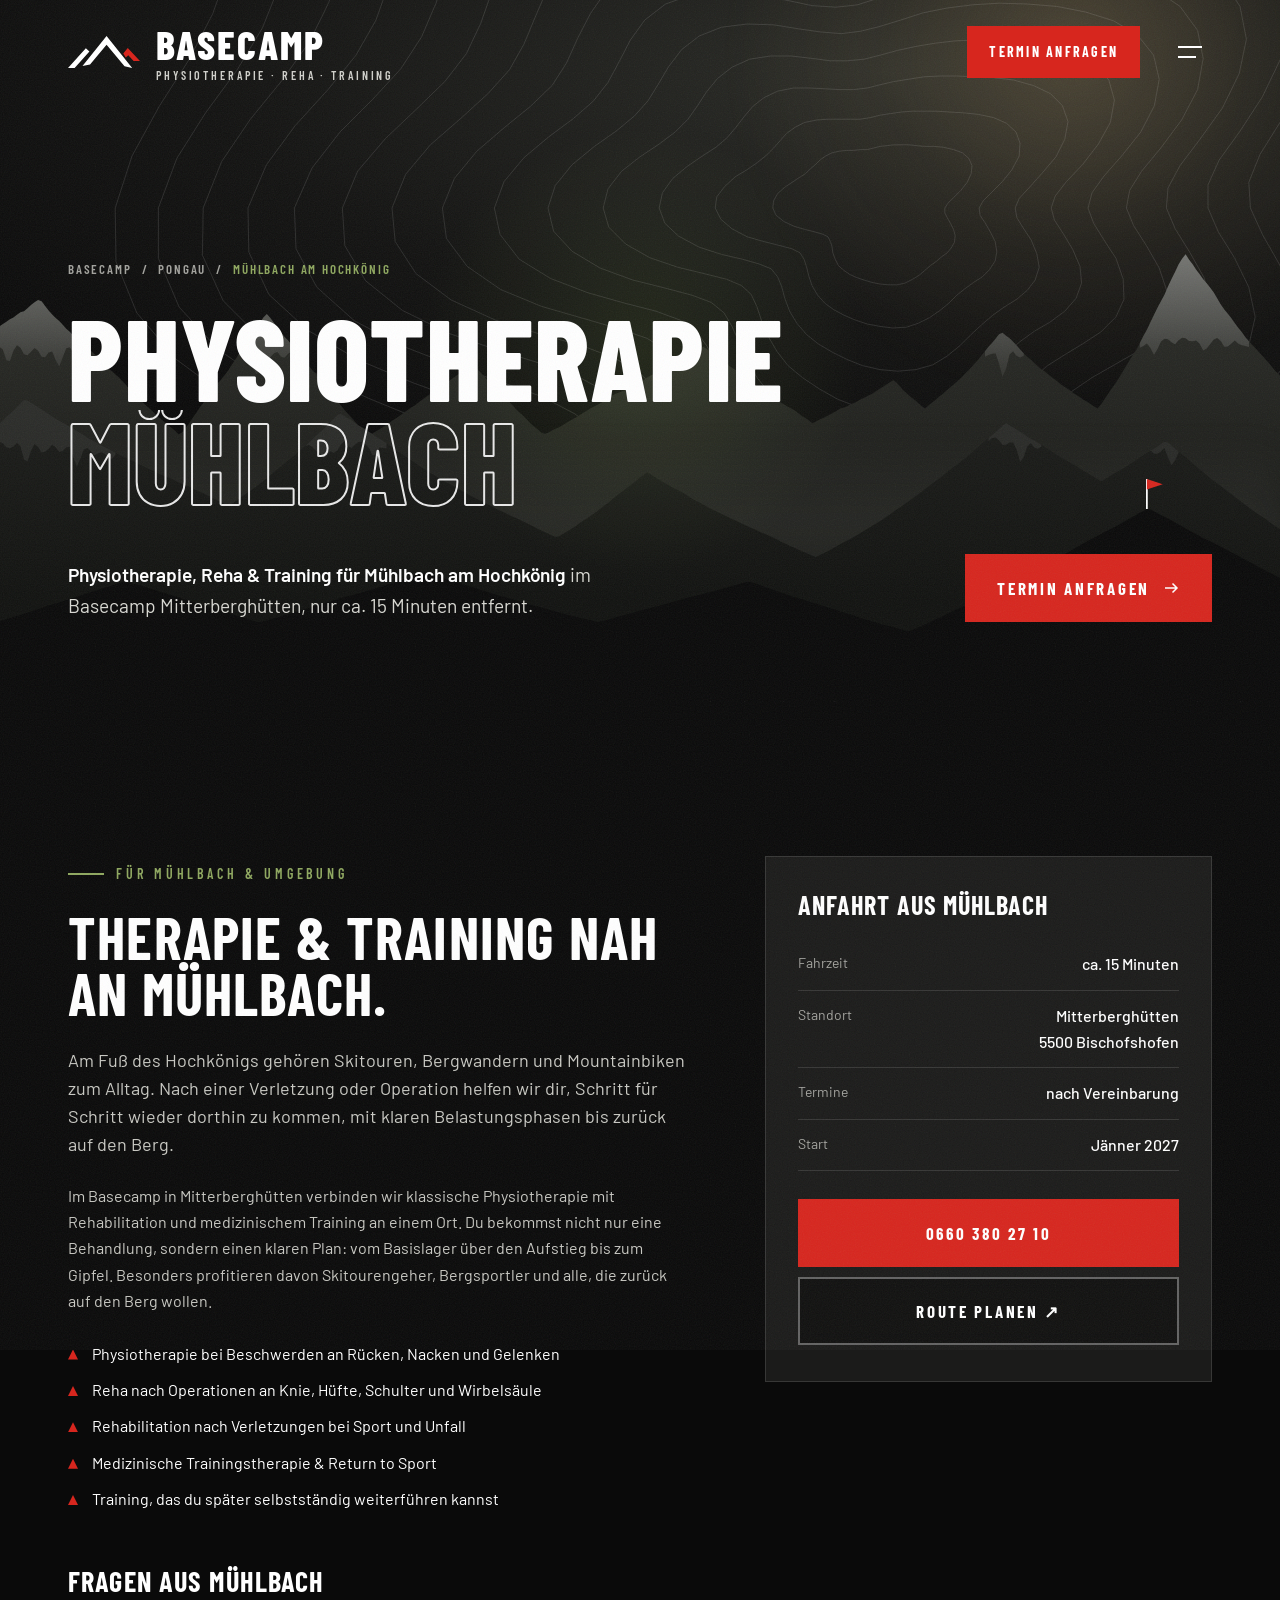
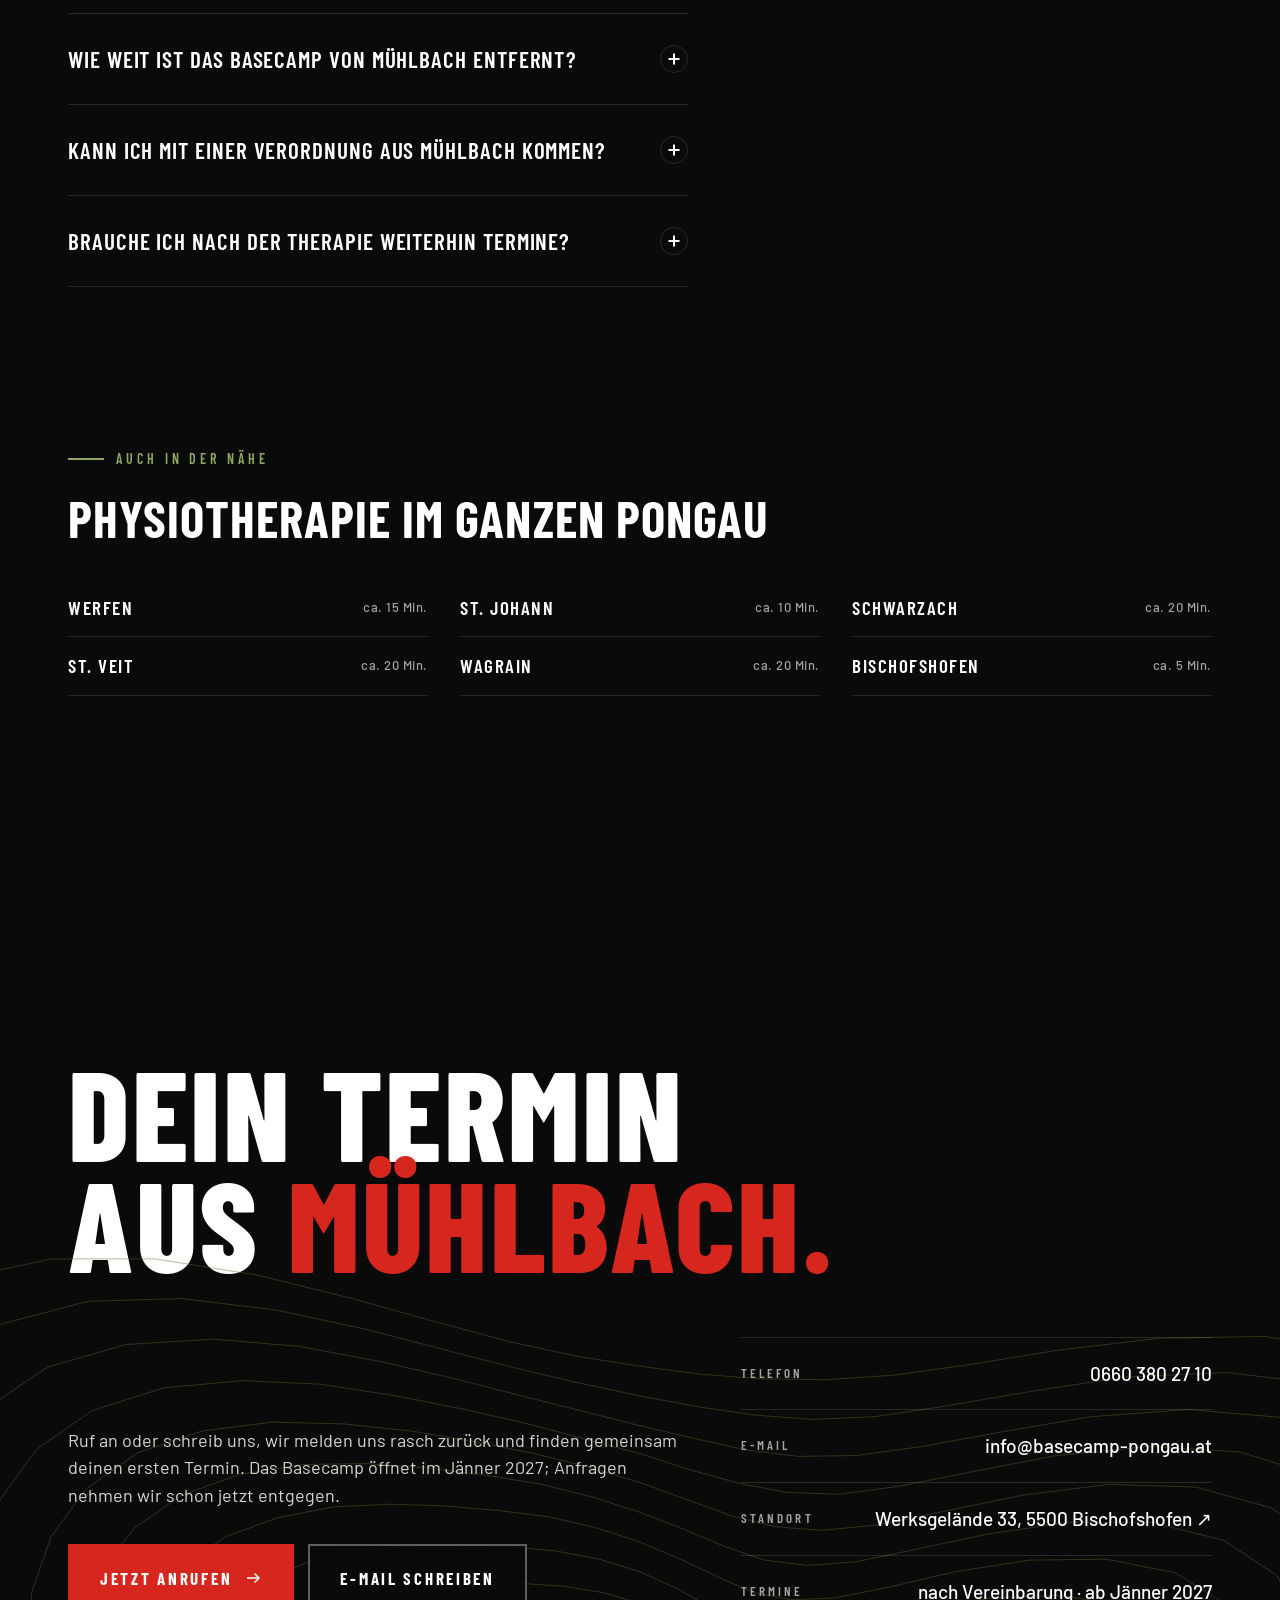
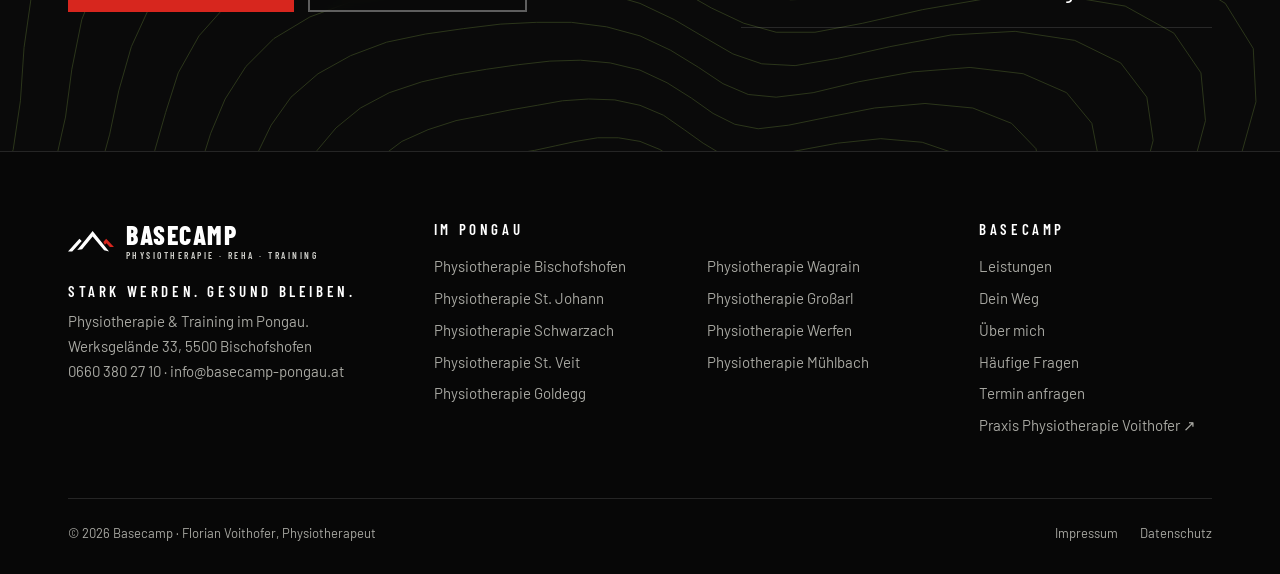
<file: basecamp-website-2/physiotherapie-muehlbach-am-hochkoenig.html>
<!doctype html>
<html lang="de-AT">
<head>
<meta charset="utf-8">
<script>document.documentElement.classList.add("js")</script>
<meta name="viewport" content="width=device-width, initial-scale=1">
<title>Physiotherapie Mühlbach am Hochkönig | Basecamp | Reha &amp; Training im Pongau</title>
<meta name="description" content="Physiotherapie, Reha nach OP und Training für Mühlbach am Hochkönig: Das Basecamp in Mitterberghütten ist in ca. 15 Minuten erreichbar. Wahltherapeut. Termin anfragen: 0660 380 27 10.">
<link rel="canonical" href="https://basecamp-pongau.at/physiotherapie-muehlbach-am-hochkoenig.html">
<meta name="robots" content="index,follow">
<meta name="geo.region" content="AT-5">
<meta name="geo.placename" content="Mitterberghütten, Bischofshofen">
<meta name="theme-color" content="#0A0A0A">
<meta property="og:type" content="website">
<meta property="og:locale" content="de_AT">
<meta property="og:site_name" content="Basecamp">
<meta property="og:title" content="Physiotherapie Mühlbach am Hochkönig | Basecamp | Reha &amp; Training im Pongau">
<meta property="og:description" content="Physiotherapie, Reha nach OP und Training für Mühlbach am Hochkönig: Das Basecamp in Mitterberghütten ist in ca. 15 Minuten erreichbar. Wahltherapeut. Termin anfragen: 0660 380 27 10.">
<meta property="og:url" content="https://basecamp-pongau.at/physiotherapie-muehlbach-am-hochkoenig.html">
<meta property="og:image" content="https://basecamp-pongau.at/assets/img/og-image.jpg">
<meta name="twitter:card" content="summary_large_image">
<link rel="icon" href="assets/img/favicon.svg" type="image/svg+xml">
<link rel="apple-touch-icon" href="assets/img/apple-touch-icon.png">
<link rel="stylesheet" href="css/style.css">
<link rel="preconnect" href="https://fonts.googleapis.com"><link rel="preconnect" href="https://fonts.gstatic.com" crossorigin><link rel="stylesheet" href="https://fonts.googleapis.com/css2?family=Barlow+Condensed:wght@600;700;800&family=Barlow:wght@400;500;600&display=swap">
<script type="application/ld+json">{"@context": "https://schema.org", "@type": "Physiotherapy", "@id": "https://basecamp-pongau.at/#basecamp", "name": "Basecamp · Physiotherapie · Reha · Training", "alternateName": ["Basecamp Pongau", "Basecamp Reha & Training", "Physiotherapie & Training Pongau"], "description": "Physiotherapie, Rehabilitation nach Operationen und Verletzungen sowie medizinisches Training in Mitterberghütten (Bischofshofen). Physiotherapie & Training mitten im Pongau.", "url": "https://basecamp-pongau.at/", "logo": "https://basecamp-pongau.at/assets/img/logo-mark.svg", "image": "https://basecamp-pongau.at/assets/img/og-image.jpg", "telephone": "+43 660 3802710", "email": "info@basecamp-pongau.at", "address": {"@type": "PostalAddress", "addressLocality": "Bischofshofen", "postalCode": "5500", "addressRegion": "Salzburg", "addressCountry": "AT", "streetAddress": "Werksgelände 33"}, "areaServed": [{"@type": "City", "name": "Bischofshofen"}, {"@type": "City", "name": "St. Johann im Pongau"}, {"@type": "City", "name": "Schwarzach im Pongau"}, {"@type": "City", "name": "St. Veit im Pongau"}, {"@type": "City", "name": "Goldegg"}, {"@type": "City", "name": "Wagrain"}, {"@type": "City", "name": "Großarl"}, {"@type": "City", "name": "Werfen"}, {"@type": "City", "name": "Mühlbach am Hochkönig"}, {"@type": "AdministrativeArea", "name": "Pongau"}], "medicalSpecialty": "Physiotherapy", "availableService": [{"@type": "MedicalTherapy", "name": "Physiotherapie"}, {"@type": "MedicalTherapy", "name": "Rehabilitation nach Operationen"}, {"@type": "MedicalTherapy", "name": "Medizinische Trainingstherapie"}, {"@type": "MedicalTherapy", "name": "Sportphysiotherapie / Return to Sport"}], "founder": {"@type": "Person", "name": "Florian Voithofer", "jobTitle": "Physiotherapeut", "url": "https://physio-voithofer.at"}, "knowsLanguage": "de"}</script><script type="application/ld+json">{"@context": "https://schema.org", "@type": "BreadcrumbList", "itemListElement": [{"@type": "ListItem", "position": 1, "name": "Basecamp", "item": "https://basecamp-pongau.at/"}, {"@type": "ListItem", "position": 2, "name": "Physiotherapie Mühlbach am Hochkönig", "item": "https://basecamp-pongau.at/physiotherapie-muehlbach-am-hochkoenig.html"}]}</script><script type="application/ld+json">{"@context": "https://schema.org", "@type": "FAQPage", "mainEntity": [{"@type": "Question", "name": "Wie weit ist das Basecamp von Mühlbach entfernt?", "acceptedAnswer": {"@type": "Answer", "text": "Aus Mühlbach am Hochkönig fährst du talauswärts direkt nach Mitterberghütten, rund 15 Minuten. Termine vereinbarst du telefonisch unter 0660 380 27 10 oder per E-Mail."}}, {"@type": "Question", "name": "Kann ich mit einer Verordnung aus Mühlbach kommen?", "acceptedAnswer": {"@type": "Answer", "text": "Ja. Jede ärztliche Verordnung für Physiotherapie, egal von welcher Ärztin oder welchem Arzt, kannst du bei uns einlösen. Als Wahltherapeut stellen wir dir eine Rechnung aus, die du bei deiner Krankenversicherung zur Rückerstattung einreichst; wir helfen dir gern dabei."}}, {"@type": "Question", "name": "Brauche ich nach der Therapie weiterhin Termine?", "acceptedAnswer": {"@type": "Answer", "text": "Nicht zwingend. Ziel ist, dass du dein Training selbstständig weiterführen kannst. Viele nutzen danach die Möglichkeit, im Studio eigenständig weiterzutrainieren."}}]}</script>
</head>
<body>
<div class="grain" aria-hidden="true"></div>
<a class="skip" href="#main">Zum Inhalt springen</a>
<header class="hdr">
 <div class="wrap">
  <a class="brand" href="index.html" aria-label="Basecamp, zur Startseite"><svg class="" viewBox="0 0 319 142" fill="#fff" aria-hidden="true"><path d="M 79.06 53.88 L 94.90 68.87 L 29.28 141.85 L 0.00 141.85 Z M 170.84 0.00 L 284.41 141.85 L 250.47 134.35 L 170.84 38.32 L 97.73 126.15 L 64.21 132.51 Z"/><path fill="#D7261E" d="M 264.75 53.60 L 318.92 110.31 L 290.63 110.31 L 267.15 85.70 L 255.84 95.74 L 244.81 77.07 Z"/></svg><span><b>BASECAMP</b><small>PHYSIOTHERAPIE · REHA · TRAINING</small></span></a>
  <nav class="nav" aria-label="Hauptnavigation"><a class="lnk" href="index.html#leistungen">Leistungen</a><a class="lnk" href="index.html#weg">Dein Weg</a><a class="lnk" href="index.html#ueber">Über mich</a><a class="lnk" href="index.html#pongau">Pongau</a><a class="lnk" href="index.html#faq">FAQ</a><a class="btn btn--red" href="index.html#kontakt">Termin anfragen</a>
   <button class="burger" aria-label="Menü öffnen" aria-expanded="false" aria-controls="mnav"><span></span><span></span></button></nav>
 </div>
</header>
<nav class="mnav" id="mnav" aria-label="Mobile Navigation"><a href="index.html#leistungen">Leistungen</a><a href="index.html#weg">Dein Weg</a><a href="index.html#ueber">Über mich</a><a href="index.html#pongau">Pongau</a><a href="index.html#faq">FAQ</a><a href="index.html#kontakt" class="red">Termin</a>
 <div class="mnav-foot">Basecamp · Mitterberghütten<a href="tel:+436603802710">0660 380 27 10</a><a href="mailto:info@basecamp-pongau.at">info@basecamp-pongau.at</a></div></nav>
<main id="main">

<section class="hero subhero" aria-labelledby="hero-h">
 <div class="hero__sky" aria-hidden="true"><div class="hero__sun"></div><div class="hero__topo"><svg viewBox="0 0 1600 900" preserveAspectRatio="xMidYMid slice" aria-hidden="true"><g fill="none" stroke="#fff" stroke-width="1.1"><path d="M1181,260 L1181,266 L1184,272 L1188,279 L1192,287 L1194,295 L1193,303 L1189,310 L1184,316 L1177,321 L1170,327 L1163,332 L1156,338 L1149,344 L1141,349 L1131,354 L1121,356 L1111,356 L1100,355 L1090,353 L1080,350 L1071,347 L1062,343 L1055,338 L1048,332 L1044,324 L1041,316 L1040,308 L1038,302 L1035,296 L1029,293 L1019,290 L1007,287 L993,283 L980,277 L970,269 L966,260 L967,251 L972,242 L981,234 L990,228 L999,222 L1007,217 L1013,211 L1019,206 L1025,200 L1032,195 L1040,191 L1049,189 L1058,188 L1067,188 L1076,187 L1084,187 L1092,185 L1100,183 L1109,182 L1117,181 L1126,181 L1136,181 L1145,182 L1156,183 L1167,183 L1179,184 L1192,187 L1203,191 L1211,198 L1215,207 L1214,217 L1209,228 L1201,238 L1192,247 L1185,254 L1181,260Z"/><path d="M1224,260 L1225,269 L1231,278 L1238,290 L1244,302 L1246,315 L1244,326 L1237,337 L1228,346 L1217,353 L1206,361 L1196,369 L1186,379 L1175,388 L1162,397 L1148,404 L1133,409 L1116,410 L1100,408 L1084,405 L1069,400 L1055,394 L1042,387 L1031,379 L1022,369 L1015,357 L1011,345 L1008,333 L1005,324 L1000,316 L990,311 L975,307 L955,302 L934,296 L915,286 L901,274 L894,260 L896,246 L906,233 L919,221 L934,212 L947,203 L958,194 L967,185 L975,176 L983,167 L994,159 L1006,153 L1021,150 L1035,149 L1050,149 L1063,149 L1075,149 L1088,147 L1100,144 L1113,142 L1127,140 L1141,139 L1155,139 L1170,139 L1187,140 L1204,141 L1223,143 L1242,147 L1258,154 L1270,165 L1275,179 L1274,195 L1265,212 L1253,227 L1240,240 L1229,251 L1224,260Z"/><path d="M1269,260 L1271,272 L1279,285 L1289,300 L1296,317 L1299,334 L1294,350 L1284,363 L1271,374 L1255,384 L1241,394 L1227,406 L1214,418 L1200,432 L1184,445 L1166,456 L1145,462 L1122,464 L1100,462 L1078,457 L1058,449 L1040,440 L1023,430 L1008,418 L996,404 L987,389 L981,373 L977,358 L972,346 L964,336 L949,330 L928,324 L902,318 L874,309 L848,295 L831,279 L824,260 L828,241 L841,223 L859,208 L878,195 L895,184 L909,172 L920,159 L930,146 L941,133 L955,122 L972,114 L992,110 L1012,110 L1032,111 L1050,112 L1067,112 L1084,110 L1100,106 L1117,102 L1136,99 L1155,96 L1175,95 L1196,95 L1218,96 L1242,97 L1267,100 L1292,107 L1313,117 L1328,132 L1335,152 L1331,174 L1320,196 L1303,216 L1287,234 L1274,248 L1269,260Z"/><path d="M1314,260 L1318,275 L1329,292 L1341,312 L1350,333 L1352,354 L1345,373 L1331,389 L1312,403 L1293,414 L1275,427 L1259,441 L1243,458 L1226,476 L1206,494 L1183,508 L1157,517 L1128,520 L1100,517 L1073,509 L1047,499 L1024,486 L1003,472 L985,457 L971,439 L960,420 L952,401 L946,383 L939,368 L927,357 L908,349 L880,342 L847,334 L812,322 L782,305 L761,284 L754,260 L760,236 L777,214 L800,196 L824,180 L844,165 L860,149 L872,132 L883,115 L897,98 L915,84 L937,74 L963,70 L989,70 L1015,73 L1038,76 L1059,76 L1080,74 L1100,69 L1122,63 L1145,58 L1169,54 L1195,51 L1222,50 L1251,51 L1281,53 L1312,58 L1342,66 L1368,80 L1386,100 L1393,125 L1388,153 L1373,180 L1353,206 L1333,227 L1319,245 L1314,260Z"/><path d="M1360,260 L1367,279 L1380,300 L1395,323 L1404,349 L1405,374 L1395,396 L1376,415 L1353,430 L1330,444 L1308,458 L1289,476 L1271,497 L1252,521 L1229,543 L1201,562 L1169,574 L1135,577 L1100,573 L1067,563 L1036,548 L1009,532 L985,513 L964,494 L947,473 L933,450 L924,428 L915,408 L905,391 L889,378 L865,369 L831,360 L791,350 L750,335 L715,314 L692,289 L685,260 L694,232 L715,206 L743,183 L770,164 L793,145 L810,126 L823,105 L836,83 L852,62 L874,45 L902,34 L934,30 L967,31 L998,36 L1026,40 L1052,42 L1076,39 L1100,33 L1126,25 L1154,16 L1184,10 L1216,6 L1249,4 L1284,5 L1321,8 L1357,15 L1392,26 L1422,44 L1442,69 L1449,99 L1443,132 L1426,165 L1402,195 L1380,220 L1365,241 L1360,260Z"/><path d="M1408,260 L1417,282 L1433,307 L1449,335 L1459,365 L1458,393 L1444,419 L1421,440 L1393,456 L1365,472 L1340,489 L1319,511 L1300,537 L1278,566 L1252,594 L1220,617 L1182,631 L1141,635 L1100,629 L1061,616 L1026,597 L994,576 L967,553 L943,530 L923,505 L907,480 L895,455 L884,433 L870,414 L850,400 L820,389 L781,379 L735,366 L688,348 L649,324 L625,293 L618,260 L630,227 L655,197 L686,171 L717,148 L742,126 L760,103 L774,77 L788,50 L806,25 L832,5 L866,-7 L905,-11 L944,-7 L982,0 L1015,7 L1045,9 L1072,6 L1100,-3 L1130,-14 L1163,-25 L1199,-35 L1237,-41 L1277,-43 L1318,-42 L1361,-38 L1403,-29 L1442,-14 L1475,8 L1497,38 L1504,73 L1497,112 L1477,150 L1451,185 L1427,214 L1412,238 L1408,260Z"/><path d="M1458,260 L1469,286 L1487,315 L1505,347 L1514,381 L1510,413 L1492,441 L1464,464 L1431,482 L1399,499 L1372,519 L1349,545 L1328,576 L1305,612 L1276,646 L1238,673 L1195,690 L1147,694 L1100,686 L1055,668 L1015,645 L980,619 L949,592 L922,565 L900,537 L882,509 L866,483 L852,459 L834,439 L809,423 L774,411 L729,398 L677,383 L626,362 L584,333 L558,298 L553,260 L568,223 L596,189 L631,159 L663,133 L690,107 L708,79 L722,48 L738,17 L759,-13 L790,-35 L830,-48 L876,-51 L923,-44 L966,-35 L1004,-26 L1038,-23 L1069,-27 L1100,-38 L1134,-53 L1172,-68 L1214,-80 L1259,-88 L1305,-92 L1353,-90 L1401,-84 L1448,-72 L1492,-53 L1527,-27 L1550,8 L1558,49 L1549,92 L1528,135 L1500,174 L1475,207 L1460,235 L1458,260Z"/><path d="M1510,260 L1523,290 L1543,322 L1561,359 L1569,396 L1561,432 L1539,463 L1505,487 L1468,507 L1433,526 L1403,549 L1379,579 L1358,617 L1332,659 L1300,699 L1258,731 L1208,750 L1154,754 L1100,743 L1050,721 L1005,692 L966,661 L932,629 L903,598 L878,568 L856,539 L837,510 L819,485 L797,464 L767,447 L727,432 L676,418 L619,400 L564,375 L520,342 L494,302 L490,260 L507,218 L538,181 L576,148 L610,117 L637,87 L655,55 L670,19 L686,-18 L711,-51 L748,-76 L794,-89 L848,-90 L901,-81 L951,-68 L994,-57 L1031,-53 L1065,-59 L1100,-73 L1139,-92 L1182,-112 L1230,-128 L1281,-138 L1334,-141 L1388,-139 L1441,-130 L1493,-115 L1540,-92 L1578,-61 L1602,-21 L1610,24 L1601,73 L1578,121 L1550,164 L1524,200 L1510,231 L1510,260Z"/><path d="M1563,260 L1578,293 L1599,330 L1617,371 L1623,412 L1611,451 L1584,483 L1545,509 L1503,531 L1465,552 L1434,579 L1410,614 L1387,658 L1360,707 L1324,753 L1278,790 L1221,811 L1161,814 L1100,799 L1044,772 L995,738 L952,701 L916,665 L884,631 L855,599 L831,568 L808,539 L785,512 L758,490 L723,471 L678,455 L623,438 L562,417 L503,388 L457,351 L431,307 L428,260 L447,214 L482,173 L521,136 L556,102 L583,67 L601,29 L615,-11 L634,-53 L663,-90 L705,-117 L759,-130 L820,-128 L881,-116 L936,-100 L984,-87 L1024,-83 L1062,-91 L1100,-109 L1143,-133 L1192,-157 L1246,-176 L1304,-188 L1363,-192 L1423,-188 L1482,-176 L1537,-157 L1587,-130 L1627,-94 L1653,-50 L1661,1 L1651,54 L1628,106 L1600,153 L1575,193 L1561,228 L1563,260Z"/><path d="M1618,260 L1635,297 L1656,338 L1673,383 L1676,428 L1660,469 L1627,504 L1584,531 L1538,554 L1497,578 L1465,608 L1441,649 L1418,700 L1389,756 L1350,809 L1298,850 L1235,873 L1167,874 L1100,855 L1039,822 L985,782 L939,740 L900,700 L865,663 L833,629 L805,598 L777,568 L749,540 L718,517 L678,496 L628,478 L569,458 L504,433 L443,401 L396,359 L370,311 L368,260 L390,210 L425,165 L466,124 L501,86 L527,46 L545,4 L560,-43 L580,-89 L613,-129 L662,-158 L724,-170 L793,-166 L861,-150 L922,-130 L974,-116 L1018,-112 L1058,-122 L1100,-145 L1147,-174 L1202,-203 L1263,-226 L1327,-240 L1393,-243 L1458,-237 L1522,-222 L1581,-198 L1633,-167 L1675,-126 L1702,-77 L1711,-22 L1702,36 L1679,91 L1651,142 L1627,186 L1615,224 L1618,260Z"/><path d="M1675,260 L1692,301 L1714,347 L1728,395 L1728,443 L1707,487 L1669,523 L1621,552 L1571,576 L1529,603 L1497,638 L1472,685 L1449,744 L1419,807 L1376,866 L1318,912 L1249,935 L1174,934 L1100,910 L1033,871 L976,825 L927,777 L885,733 L847,695 L811,660 L778,628 L746,598 L713,570 L676,545 L632,522 L578,501 L515,478 L448,450 L385,413 L336,368 L311,315 L310,260 L333,206 L369,157 L410,112 L445,69 L470,25 L487,-23 L502,-75 L526,-126 L564,-169 L619,-198 L689,-209 L766,-202 L842,-183 L909,-160 L965,-143 L1012,-141 L1055,-154 L1100,-182 L1152,-217 L1213,-251 L1280,-278 L1351,-293 L1424,-295 L1494,-286 L1561,-267 L1623,-239 L1678,-202 L1722,-157 L1750,-104 L1760,-45 L1752,17 L1730,77 L1703,131 L1681,178 L1670,220 L1675,260Z"/><path d="M1734,260 L1751,306 L1771,355 L1783,406 L1778,457 L1752,503 L1709,541 L1656,572 L1604,598 L1560,628 L1528,668 L1505,722 L1481,788 L1449,860 L1403,925 L1339,974 L1262,997 L1180,993 L1100,964 L1028,919 L967,866 L915,813 L870,766 L829,726 L789,691 L751,659 L713,629 L675,600 L633,574 L584,549 L527,525 L461,498 L392,466 L328,425 L279,376 L253,319 L254,260 L277,202 L313,149 L353,100 L387,52 L411,3 L427,-51 L444,-107 L470,-163 L514,-209 L577,-239 L656,-248 L741,-237 L824,-214 L896,-188 L956,-170 L1005,-169 L1051,-187 L1100,-220 L1157,-261 L1224,-300 L1298,-330 L1376,-346 L1454,-347 L1529,-335 L1600,-311 L1665,-278 L1721,-237 L1767,-188 L1797,-130 L1808,-67 L1802,-2 L1783,61 L1758,119 L1737,170 L1728,216 L1734,260Z"/><path d="M1793,260 L1810,310 L1828,363 L1836,418 L1827,472 L1796,520 L1748,559 L1691,591 L1636,620 L1592,654 L1561,700 L1538,761 L1515,835 L1481,913 L1430,985 L1360,1036 L1276,1059 L1187,1052 L1100,1017 L1023,964 L958,905 L903,848 L855,798 L810,757 L766,722 L723,691 L679,661 L635,632 L588,603 L536,576 L476,548 L408,518 L338,482 L273,437 L224,384 L198,323 L198,260 L221,198 L257,141 L296,88 L328,35 L350,-20 L366,-79 L384,-141 L415,-200 L465,-248 L536,-278 L623,-285 L717,-270 L807,-243 L884,-214 L947,-196 L999,-197 L1048,-220 L1100,-259 L1162,-307 L1235,-352 L1316,-385 L1401,-401 L1484,-400 L1564,-383 L1638,-354 L1705,-316 L1763,-270 L1810,-217 L1842,-156 L1857,-90 L1853,-21 L1836,46 L1814,107 L1795,162 L1787,212 L1793,260Z"/><path d="M1854,260 L1869,314 L1883,371 L1888,429 L1873,485 L1837,535 L1784,576 L1724,610 L1669,642 L1625,680 L1595,732 L1573,800 L1549,882 L1513,969 L1457,1045 L1381,1099 L1290,1121 L1193,1109 L1100,1068 L1018,1008 L949,943 L892,881 L841,830 L792,788 L743,754 L694,724 L644,695 L594,665 L543,634 L487,603 L424,572 L356,538 L285,497 L220,449 L171,391 L145,327 L144,260 L165,195 L199,133 L236,75 L266,17 L287,-43 L303,-108 L324,-175 L359,-238 L416,-287 L495,-316 L592,-320 L694,-302 L790,-271 L873,-240 L939,-222 L993,-226 L1044,-254 L1100,-300 L1167,-354 L1246,-404 L1334,-440 L1426,-456 L1515,-452 L1598,-430 L1674,-396 L1743,-353 L1803,-303 L1853,-245 L1888,-181 L1905,-112 L1906,-41 L1892,29 L1872,95 L1855,154 L1848,208 L1854,260Z"/></g></svg></div></div>
<div class="hero__ridges" aria-hidden="true">
  <div class="ridge ridge--1" data-depth=".55"><svg viewBox="0 0 1600 420" preserveAspectRatio="none">
   <defs><linearGradient id="rg1" x1="0" y1="0" x2="0" y2="1"><stop offset="0" stop-color="#2E2F2A"/><stop offset=".75" stop-color="#1B1C19"/></linearGradient>
   <linearGradient id="sn" x1="0" y1="0" x2="0" y2="1"><stop offset="0" stop-color="#fff" stop-opacity=".34"/><stop offset="1" stop-color="#fff" stop-opacity=".06"/></linearGradient></defs>
   <path d="M0,420 L0,188.3 L4,185.4 L8,183.0 L12,179.7 L16,177.7 L20,174.5 L24,171.1 L28,167.9 L32,164.1 L36,161.0 L40,157.9 L44,153.4 L48,149.8 L52,146.4 L56,142.3 L60,138.5 L64,135.5 L68,132.6 L72,130.0 L76,127.2 L80,124.6 L84,121.9 L88,120.0 L92,116.8 L96,114.0 L100,112.7 L104,109.4 L108,105.6 L112,102.5 L116,99.9 L120,101.3 L124,106.7 L128,111.8 L132,116.5 L136,120.5 L140,123.9 L144,128.1 L148,132.6 L152,136.1 L156,140.3 L160,142.2 L164,145.7 L168,149.3 L172,153.7 L176,157.7 L180,161.3 L184,165.7 L188,170.1 L192,174.3 L196,178.1 L200,180.9 L204,184.8 L208,188.1 L212,192.5 L216,196.7 L220,201.4 L224,205.6 L228,209.5 L232,213.6 L236,217.0 L240,220.9 L244,224.4 L248,228.3 L252,232.3 L256,235.6 L260,238.8 L264,242.3 L268,245.6 L272,249.0 L276,252.8 L280,250.0 L284,244.8 L288,239.5 L292,233.6 L296,227.8 L300,222.0 L304,216.6 L308,211.3 L312,206.2 L316,200.8 L320,195.0 L324,190.4 L328,185.4 L332,180.1 L336,174.0 L340,167.9 L344,161.7 L348,156.0 L352,150.3 L356,144.5 L360,137.8 L364,131.7 L368,125.9 L372,119.9 L376,115.9 L380,120.4 L384,125.9 L388,131.7 L392,137.0 L396,141.7 L400,145.8 L404,150.9 L408,156.5 L412,161.3 L416,165.6 L420,170.9 L424,175.2 L428,180.0 L432,184.5 L436,189.6 L440,194.8 L444,199.4 L448,204.5 L452,209.8 L456,214.3 L460,219.6 L464,224.8 L468,229.4 L472,233.5 L476,238.0 L480,242.8 L484,247.5 L488,252.0 L492,253.8 L496,251.7 L500,249.1 L504,246.9 L508,244.3 L512,241.7 L516,238.8 L520,236.1 L524,233.6 L528,230.6 L532,227.8 L536,224.9 L540,222.3 L544,219.8 L548,216.7 L552,213.7 L556,210.8 L560,207.9 L564,204.9 L568,202.1 L572,199.5 L576,197.3 L580,194.6 L584,191.3 L588,188.3 L592,185.4 L596,182.9 L600,181.2 L604,178.3 L608,176.1 L612,175.3 L616,179.2 L620,183.5 L624,187.8 L628,192.0 L632,195.4 L636,199.4 L640,203.6 L644,207.9 L648,212.1 L652,216.6 L656,220.4 L660,225.0 L664,228.7 L668,232.2 L672,236.5 L676,240.6 L680,243.9 L684,247.3 L688,250.9 L692,252.1 L696,250.6 L700,248.4 L704,246.4 L708,244.5 L712,242.3 L716,239.9 L720,237.5 L724,235.1 L728,233.1 L732,230.4 L736,227.8 L740,225.6 L744,223.0 L748,221.0 L752,219.0 L756,216.8 L760,213.7 L764,211.3 L768,208.8 L772,206.9 L776,205.1 L780,203.6 L784,202.1 L788,200.2 L792,198.2 L796,196.3 L800,193.9 L804,191.3 L808,188.2 L812,185.9 L816,183.9 L820,181.8 L824,179.5 L828,177.0 L832,175.9 L836,173.6 L840,171.9 L844,169.9 L848,167.5 L852,165.7 L856,162.9 L860,160.4 L864,157.9 L868,155.3 L872,153.1 L876,155.6 L880,158.9 L884,162.2 L888,165.6 L892,168.3 L896,171.8 L900,173.9 L904,176.7 L908,179.0 L912,181.8 L916,185.3 L920,189.0 L924,192.4 L928,195.5 L932,198.4 L936,201.1 L940,204.1 L944,206.5 L948,209.0 L952,211.5 L956,213.7 L960,216.4 L964,218.7 L968,221.2 L972,223.2 L976,225.7 L980,228.6 L984,231.8 L988,234.2 L992,237.0 L996,240.1 L1000,238.1 L1004,235.8 L1008,234.1 L1012,232.2 L1016,230.1 L1020,227.9 L1024,225.5 L1028,222.9 L1032,222.2 L1036,220.4 L1040,218.3 L1044,216.7 L1048,214.5 L1052,212.2 L1056,210.6 L1060,208.3 L1064,206.4 L1068,203.6 L1072,201.1 L1076,198.5 L1080,196.1 L1084,193.6 L1088,191.1 L1092,194.3 L1096,199.0 L1100,203.3 L1104,206.9 L1108,210.4 L1112,213.4 L1116,217.1 L1120,220.6 L1124,223.2 L1128,219.5 L1132,216.5 L1136,213.4 L1140,209.6 L1144,206.7 L1148,203.2 L1152,199.7 L1156,196.3 L1160,193.0 L1164,189.2 L1168,185.1 L1172,181.0 L1176,176.9 L1180,172.4 L1184,168.2 L1188,163.2 L1192,158.3 L1196,153.2 L1200,148.8 L1204,144.1 L1208,138.9 L1212,137.1 L1216,140.5 L1220,143.4 L1224,147.5 L1228,151.6 L1232,156.2 L1236,160.6 L1240,164.6 L1244,167.7 L1248,171.6 L1252,175.3 L1256,178.7 L1260,181.3 L1264,184.6 L1268,187.8 L1272,190.7 L1276,194.0 L1280,197.1 L1284,199.7 L1288,202.4 L1292,205.4 L1296,208.1 L1300,210.5 L1304,213.3 L1308,215.6 L1312,218.3 L1316,221.1 L1320,223.4 L1324,218.6 L1328,212.5 L1332,206.4 L1336,200.6 L1340,195.3 L1344,189.0 L1348,182.3 L1352,175.6 L1356,169.0 L1360,162.4 L1364,156.5 L1368,148.9 L1372,140.9 L1376,133.7 L1380,125.4 L1384,117.0 L1388,108.7 L1392,101.3 L1396,93.9 L1400,84.8 L1404,76.0 L1408,68.1 L1412,59.7 L1416,53.0 L1420,47.9 L1424,54.3 L1428,59.5 L1432,65.5 L1436,70.6 L1440,76.3 L1444,80.9 L1448,86.0 L1452,91.5 L1456,98.2 L1460,105.0 L1464,110.7 L1468,115.5 L1472,120.8 L1476,126.4 L1480,131.9 L1484,136.6 L1488,142.3 L1492,147.0 L1496,151.4 L1500,155.5 L1504,159.9 L1508,164.1 L1512,168.7 L1516,173.2 L1520,178.3 L1524,182.7 L1528,186.6 L1532,191.4 L1536,195.2 L1540,199.8 L1544,203.6 L1548,207.3 L1552,210.5 L1556,214.0 L1560,217.6 L1564,221.8 L1568,224.7 L1572,227.9 L1576,231.2 L1580,234.6 L1584,237.8 L1588,241.1 L1592,244.5 L1596,248.1 L1600,251.1 L1600,420 Z" fill="url(#rg1)"/><path d="M44,153.4 L48,149.8 L52,146.4 L56,142.3 L60,138.5 L64,135.5 L68,132.6 L72,130.0 L76,127.2 L80,124.6 L84,121.9 L88,120.0 L92,116.8 L96,114.0 L100,112.7 L104,109.4 L108,105.6 L112,102.5 L116,99.9 L120,101.3 L124,106.7 L128,111.8 L132,116.5 L136,120.5 L140,123.9 L144,128.1 L148,132.6 L152,136.1 L156,140.3 L160,142.2 L164,145.7 L168,149.3 L172,153.7 L176,157.7 L176,163.1 L172,157.3 L168,157.9 L164,164.1 L160,165.3 L156,159.6 L152,153.6 L148,154.8 L144,165.1 L140,175.5 L136,168.3 L132,158.6 L128,159.7 L124,165.0 L120,164.6 L116,157.8 L112,154.6 L108,158.8 L104,162.9 L100,161.6 L96,154.4 L92,151.5 L88,157.7 L84,169.4 L80,168.5 L76,156.3 L72,153.2 L68,155.7 L64,160.2 L60,157.5 L56,152.8 L52,152.5 L48,158.0 L44,159.7Z M344,161.7 L348,156.0 L352,150.3 L356,144.5 L360,137.8 L364,131.7 L368,125.9 L372,119.9 L376,115.9 L380,120.4 L384,125.9 L388,131.7 L392,137.0 L396,141.7 L400,145.8 L404,150.9 L408,156.5 L412,161.3 L416,165.6 L416,177.4 L412,168.6 L408,163.2 L404,158.5 L400,161.1 L396,165.6 L392,164.2 L388,159.2 L384,160.5 L380,165.2 L376,168.2 L372,169.4 L368,179.0 L364,184.5 L360,175.4 L356,169.5 L352,165.8 L348,162.3 L344,163.4Z M1192,158.3 L1196,153.2 L1200,148.8 L1204,144.1 L1208,138.9 L1212,137.1 L1216,140.5 L1220,143.4 L1224,147.5 L1228,151.6 L1232,156.2 L1236,160.6 L1236,163.4 L1232,165.4 L1228,163.6 L1224,158.2 L1220,162.0 L1216,178.0 L1212,187.1 L1208,172.1 L1204,160.6 L1200,161.1 L1196,162.4 L1192,164.6Z M1368,148.9 L1372,140.9 L1376,133.7 L1380,125.4 L1384,117.0 L1388,108.7 L1392,101.3 L1396,93.9 L1400,84.8 L1404,76.0 L1408,68.1 L1412,59.7 L1416,53.0 L1420,47.9 L1424,54.3 L1428,59.5 L1432,65.5 L1436,70.6 L1440,76.3 L1444,80.9 L1448,86.0 L1452,91.5 L1456,98.2 L1460,105.0 L1464,110.7 L1468,115.5 L1472,120.8 L1476,126.4 L1480,131.9 L1484,136.6 L1488,142.3 L1492,147.0 L1492,153.5 L1488,152.4 L1484,151.4 L1480,149.6 L1476,146.0 L1472,149.3 L1468,152.8 L1464,153.1 L1460,146.6 L1456,143.2 L1452,144.8 L1448,149.9 L1444,155.2 L1440,157.4 L1436,149.8 L1432,145.9 L1428,146.9 L1424,146.7 L1420,143.5 L1416,142.8 L1412,145.7 L1408,150.4 L1404,147.9 L1400,144.7 L1396,144.1 L1392,147.3 L1388,156.1 L1384,162.2 L1380,154.6 L1376,149.3 L1372,152.3 L1368,154.4Z" fill="url(#sn)"/></svg></div>
  <div class="hero__mist"></div>
  <div class="ridge ridge--2" data-depth=".3"><svg viewBox="0 0 1600 420" preserveAspectRatio="none">
   <defs><linearGradient id="rg2" x1="0" y1="0" x2="0" y2="1"><stop offset="0" stop-color="#1C1D1A"/><stop offset=".8" stop-color="#111210"/></linearGradient></defs>
   <path d="M0,420 L0,229.1 L4,225.6 L8,222.0 L12,218.7 L16,215.4 L20,211.9 L24,208.2 L28,204.8 L32,201.4 L36,197.9 L40,194.4 L44,191.6 L48,188.4 L52,184.9 L56,181.2 L60,177.2 L64,173.7 L68,169.9 L72,165.6 L76,161.7 L80,157.8 L84,154.4 L88,150.5 L92,146.3 L96,142.6 L100,138.3 L104,139.3 L108,141.9 L112,144.1 L116,147.0 L120,149.2 L124,151.9 L128,154.5 L132,157.4 L136,160.0 L140,162.2 L144,164.4 L148,166.6 L152,169.0 L156,171.3 L160,173.9 L164,176.3 L168,178.6 L172,181.4 L176,183.7 L180,185.8 L184,188.0 L188,190.3 L192,192.4 L196,194.3 L200,196.5 L204,198.6 L208,200.8 L212,202.7 L216,204.4 L220,206.3 L224,208.3 L228,210.5 L232,212.1 L236,214.1 L240,216.3 L244,217.9 L248,219.9 L252,221.8 L256,223.6 L260,225.1 L264,226.8 L268,228.5 L272,230.4 L276,232.3 L280,234.0 L284,235.8 L288,237.2 L292,239.2 L296,241.1 L300,243.0 L304,245.0 L308,246.8 L312,248.8 L316,250.9 L320,252.9 L324,254.7 L328,256.7 L332,258.9 L336,257.0 L340,254.1 L344,251.2 L348,248.2 L352,245.4 L356,242.6 L360,239.9 L364,236.9 L368,233.8 L372,230.7 L376,227.6 L380,224.1 L384,220.6 L388,217.2 L392,213.8 L396,210.7 L400,207.4 L404,204.3 L408,201.0 L412,197.7 L416,194.2 L420,190.7 L424,186.8 L428,183.0 L432,179.1 L436,175.6 L440,172.2 L444,168.2 L448,164.3 L452,159.9 L456,155.8 L460,154.3 L464,156.9 L468,159.5 L472,161.5 L476,164.4 L480,167.2 L484,169.7 L488,172.2 L492,174.7 L496,177.4 L500,180.2 L504,182.6 L508,185.0 L512,187.7 L516,190.8 L520,193.5 L524,196.4 L528,199.0 L532,202.1 L536,204.7 L540,207.1 L544,209.8 L548,212.7 L552,215.3 L556,217.9 L560,220.5 L564,222.6 L568,224.9 L572,227.6 L576,229.9 L580,232.3 L584,234.5 L588,236.5 L592,238.8 L596,240.8 L600,243.1 L604,245.5 L608,247.7 L612,249.8 L616,251.6 L620,253.8 L624,255.7 L628,257.6 L632,259.6 L636,261.9 L640,264.0 L644,265.6 L648,267.7 L652,269.5 L656,271.6 L660,273.1 L664,275.1 L668,277.1 L672,279.0 L676,281.0 L680,283.1 L684,285.1 L688,287.0 L692,288.9 L696,290.6 L700,292.6 L704,294.2 L708,293.6 L712,291.2 L716,288.7 L720,286.3 L724,283.9 L728,281.3 L732,278.2 L736,275.6 L740,272.9 L744,270.1 L748,267.3 L752,264.5 L756,261.5 L760,258.2 L764,255.4 L768,252.1 L772,248.5 L776,245.4 L780,242.6 L784,239.6 L788,236.5 L792,233.4 L796,230.4 L800,226.7 L804,223.9 L808,221.0 L812,223.1 L816,225.9 L820,228.1 L824,230.4 L828,232.9 L832,235.3 L836,237.4 L840,239.6 L844,241.6 L848,243.8 L852,246.1 L856,248.6 L860,251.1 L864,253.3 L868,255.4 L872,257.7 L876,259.9 L880,261.9 L884,263.9 L888,265.9 L892,267.8 L896,269.7 L900,271.7 L904,273.6 L908,275.3 L912,277.3 L916,279.2 L920,281.0 L924,283.0 L928,284.8 L932,286.4 L936,288.4 L940,290.1 L944,291.8 L948,293.5 L952,295.2 L956,297.2 L960,299.4 L964,301.3 L968,303.2 L972,305.2 L976,306.9 L980,308.7 L984,310.5 L988,312.2 L992,313.9 L996,315.6 L1000,317.0 L1004,315.1 L1008,313.2 L1012,311.2 L1016,309.0 L1020,306.9 L1024,304.6 L1028,302.2 L1032,300.1 L1036,298.0 L1040,295.9 L1044,293.7 L1048,291.2 L1052,288.9 L1056,286.3 L1060,284.1 L1064,281.6 L1068,279.3 L1072,276.8 L1076,274.1 L1080,271.3 L1084,268.7 L1088,265.7 L1092,262.8 L1096,260.1 L1100,257.4 L1104,254.6 L1108,251.8 L1112,248.9 L1116,246.0 L1120,243.0 L1124,239.8 L1128,236.6 L1132,233.7 L1136,230.6 L1140,227.8 L1144,224.6 L1148,221.4 L1152,218.2 L1156,215.2 L1160,212.4 L1164,209.1 L1168,205.9 L1172,202.8 L1176,199.4 L1180,195.9 L1184,192.4 L1188,188.7 L1192,185.4 L1196,182.1 L1200,178.7 L1204,175.4 L1208,171.7 L1212,167.9 L1216,164.7 L1220,167.3 L1224,169.9 L1228,172.3 L1232,174.6 L1236,177.4 L1240,180.1 L1244,182.6 L1248,184.8 L1252,186.9 L1256,189.5 L1260,192.2 L1264,194.7 L1268,197.1 L1272,199.9 L1276,202.6 L1280,204.8 L1284,207.1 L1288,209.3 L1292,211.7 L1296,214.0 L1300,216.9 L1304,219.2 L1308,221.4 L1312,223.8 L1316,226.3 L1320,228.7 L1324,231.1 L1328,229.1 L1332,226.3 L1336,224.0 L1340,221.7 L1344,219.4 L1348,217.0 L1352,214.8 L1356,212.2 L1360,209.3 L1364,206.7 L1368,204.0 L1372,201.5 L1376,198.9 L1380,196.6 L1384,194.1 L1388,191.5 L1392,188.7 L1396,186.1 L1400,186.8 L1404,190.4 L1408,193.7 L1412,197.1 L1416,200.5 L1420,203.5 L1424,207.1 L1428,210.4 L1432,214.0 L1436,217.5 L1440,220.7 L1444,224.2 L1448,227.5 L1452,230.6 L1456,233.5 L1460,236.4 L1464,239.4 L1468,242.6 L1472,245.6 L1476,248.8 L1480,251.7 L1484,254.7 L1488,257.9 L1492,260.8 L1496,263.8 L1500,266.8 L1504,269.3 L1508,272.0 L1512,274.7 L1516,277.8 L1520,280.6 L1524,283.3 L1528,285.9 L1532,288.7 L1536,291.3 L1540,294.0 L1544,296.4 L1548,298.8 L1552,301.2 L1556,303.3 L1560,305.7 L1564,308.1 L1568,310.3 L1572,312.3 L1576,314.3 L1580,316.3 L1584,318.0 L1588,319.9 L1592,321.7 L1596,323.3 L1600,325.1 L1600,420 Z" fill="url(#rg2)"/><path d="M48,188.4 L52,184.9 L56,181.2 L60,177.2 L64,173.7 L68,169.9 L72,165.6 L76,161.7 L80,157.8 L84,154.4 L88,150.5 L92,146.3 L96,142.6 L100,138.3 L104,139.3 L108,141.9 L112,144.1 L116,147.0 L120,149.2 L124,151.9 L128,154.5 L132,157.4 L136,160.0 L140,162.2 L144,164.4 L148,166.6 L152,169.0 L156,171.3 L160,173.9 L164,176.3 L168,178.6 L172,181.4 L176,183.7 L180,185.8 L184,188.0 L188,190.3 L192,192.4 L196,194.3 L200,196.5 L204,198.6 L204,200.6 L200,205.7 L196,204.5 L192,200.0 L188,198.1 L184,199.5 L180,201.3 L176,196.8 L172,193.2 L168,194.9 L164,205.3 L160,214.4 L156,203.5 L152,192.0 L148,192.3 L144,196.5 L140,197.6 L136,192.4 L132,189.4 L128,194.1 L124,197.5 L120,198.2 L116,192.1 L112,188.6 L108,196.3 L104,208.5 L100,206.2 L96,191.2 L92,187.6 L88,191.5 L84,193.4 L80,192.3 L76,187.8 L72,186.0 L68,190.2 L64,194.6 L60,191.8 L56,188.3 L52,191.2 L48,204.2Z M420,190.7 L424,186.8 L428,183.0 L432,179.1 L436,175.6 L440,172.2 L444,168.2 L448,164.3 L452,159.9 L456,155.8 L460,154.3 L464,156.9 L468,159.5 L472,161.5 L476,164.4 L480,167.2 L484,169.7 L488,172.2 L492,174.7 L496,177.4 L500,180.2 L504,182.6 L508,185.0 L512,187.7 L512,193.6 L508,193.2 L504,192.6 L500,201.1 L496,201.3 L492,193.2 L488,189.0 L484,186.2 L480,186.3 L476,189.6 L472,193.5 L468,190.1 L464,185.6 L460,189.6 L456,196.1 L452,198.5 L448,196.8 L444,202.3 L440,204.2 L436,198.5 L432,196.6 L428,192.3 L424,189.7 L420,190.9Z M1196,182.1 L1200,178.7 L1204,175.4 L1208,171.7 L1212,167.9 L1216,164.7 L1220,167.3 L1224,169.9 L1228,172.3 L1232,174.6 L1236,177.4 L1240,180.1 L1244,182.6 L1248,184.8 L1252,186.9 L1256,189.5 L1256,191.7 L1252,193.9 L1248,192.5 L1244,187.6 L1240,191.4 L1236,203.6 L1232,209.2 L1228,195.3 L1224,187.0 L1220,187.0 L1216,189.6 L1212,189.8 L1208,184.5 L1204,181.3 L1200,181.7 L1196,185.5Z M1380,196.6 L1384,194.1 L1388,191.5 L1392,188.7 L1396,186.1 L1400,186.8 L1404,190.4 L1408,193.7 L1412,197.1 L1412,198.7 L1408,207.1 L1404,212.7 L1400,204.4 L1396,193.3 L1392,197.0 L1388,199.8 L1384,199.6 L1380,195.5Z" fill="#fff" fill-opacity=".07"/></svg></div>
  <div class="ridge ridge--3" data-depth=".08"><svg viewBox="0 0 1600 420" preserveAspectRatio="none"><path d="M0,420 L0,351.2 L4,350.0 L8,348.9 L12,347.7 L16,346.4 L20,345.1 L24,343.8 L28,342.6 L32,341.2 L36,340.0 L40,338.8 L44,337.6 L48,336.4 L52,335.2 L56,333.9 L60,332.5 L64,331.3 L68,330.1 L72,328.8 L76,327.6 L80,326.4 L84,325.2 L88,323.9 L92,322.7 L96,321.6 L100,320.3 L104,319.0 L108,317.8 L112,316.5 L116,315.0 L120,313.7 L124,312.3 L128,310.9 L132,309.8 L136,308.5 L140,307.3 L144,306.0 L148,304.7 L152,303.4 L156,302.1 L160,300.9 L164,299.7 L168,298.4 L172,297.0 L176,295.7 L180,294.4 L184,293.1 L188,291.8 L192,290.7 L196,289.4 L200,288.2 L204,286.6 L208,285.1 L212,283.7 L216,283.7 L220,284.9 L224,286.1 L228,287.2 L232,288.1 L236,289.4 L240,290.6 L244,291.9 L248,293.2 L252,294.4 L256,295.8 L260,296.9 L264,298.2 L268,299.4 L272,300.4 L276,301.8 L280,303.0 L284,304.2 L288,305.4 L292,306.7 L296,308.0 L300,309.3 L304,310.6 L308,311.9 L312,313.2 L316,314.5 L320,315.7 L324,316.8 L328,318.0 L332,319.4 L336,320.6 L340,321.9 L344,323.0 L348,324.3 L352,325.4 L356,326.7 L360,328.1 L364,329.3 L368,329.8 L372,328.8 L376,327.8 L380,326.7 L384,325.6 L388,324.5 L392,323.2 L396,322.0 L400,320.9 L404,319.7 L408,318.5 L412,317.3 L416,316.1 L420,314.8 L424,313.5 L428,312.2 L432,311.0 L436,309.9 L440,308.7 L444,307.5 L448,306.4 L452,305.1 L456,303.8 L460,302.7 L464,301.5 L468,300.4 L472,299.4 L476,298.4 L480,297.1 L484,295.9 L488,294.7 L492,293.6 L496,292.5 L500,291.4 L504,290.2 L508,288.9 L512,287.6 L516,286.3 L520,285.0 L524,283.7 L528,282.5 L532,281.1 L536,279.8 L540,278.4 L544,277.1 L548,275.8 L552,274.5 L556,273.4 L560,274.6 L564,275.8 L568,277.1 L572,278.3 L576,279.4 L580,280.7 L584,282.0 L588,283.3 L592,284.5 L596,285.7 L600,287.0 L604,288.3 L608,289.5 L612,290.8 L616,292.2 L620,293.4 L624,294.6 L628,295.7 L632,297.1 L636,298.4 L640,299.6 L644,300.7 L648,301.9 L652,303.0 L656,304.1 L660,305.4 L664,306.6 L668,307.7 L672,308.9 L676,310.0 L680,311.0 L684,312.0 L688,313.1 L692,314.3 L696,315.4 L700,316.5 L704,317.7 L708,318.8 L712,320.0 L716,320.9 L720,322.0 L724,323.0 L728,324.0 L732,324.9 L736,325.9 L740,326.9 L744,327.7 L748,328.6 L752,329.6 L756,329.0 L760,327.9 L764,326.8 L768,325.6 L772,324.4 L776,323.2 L780,322.2 L784,321.2 L788,320.1 L792,319.0 L796,317.9 L800,316.7 L804,315.7 L808,314.7 L812,313.6 L816,312.6 L820,311.6 L824,310.6 L828,309.5 L832,308.4 L836,307.2 L840,306.1 L844,304.8 L848,303.6 L852,302.5 L856,301.5 L860,300.5 L864,299.6 L868,298.7 L872,297.8 L876,296.7 L880,295.8 L884,294.7 L888,293.6 L892,292.3 L896,291.2 L900,290.1 L904,288.9 L908,287.7 L912,286.6 L916,285.4 L920,284.3 L924,283.7 L928,284.9 L932,286.2 L936,287.6 L940,289.0 L944,290.4 L948,291.7 L952,293.1 L956,294.5 L960,296.0 L964,297.5 L968,298.9 L972,300.2 L976,301.4 L980,302.6 L984,303.8 L988,305.0 L992,306.3 L996,307.6 L1000,308.9 L1004,310.1 L1008,311.4 L1012,312.6 L1016,313.8 L1020,315.0 L1024,316.3 L1028,317.5 L1032,319.0 L1036,320.2 L1040,321.4 L1044,322.8 L1048,324.2 L1052,325.5 L1056,326.6 L1060,327.7 L1064,329.0 L1068,330.1 L1072,331.2 L1076,332.3 L1080,333.5 L1084,334.5 L1088,335.6 L1092,336.7 L1096,337.8 L1100,339.0 L1104,340.1 L1108,339.3 L1112,337.6 L1116,335.9 L1120,334.0 L1124,332.3 L1128,330.6 L1132,328.6 L1136,326.7 L1140,324.9 L1144,322.9 L1148,320.9 L1152,318.9 L1156,317.1 L1160,315.4 L1164,313.6 L1168,311.7 L1172,309.8 L1176,307.9 L1180,305.9 L1184,303.9 L1188,301.6 L1192,299.7 L1196,297.7 L1200,295.7 L1204,293.7 L1208,291.7 L1212,289.7 L1216,287.5 L1220,285.5 L1224,283.3 L1228,281.2 L1232,279.2 L1236,277.1 L1240,275.1 L1244,273.1 L1248,271.1 L1252,269.0 L1256,266.8 L1260,264.6 L1264,262.4 L1268,260.5 L1272,258.4 L1276,256.3 L1280,254.1 L1284,251.8 L1288,249.4 L1292,247.1 L1296,244.9 L1300,242.6 L1304,240.4 L1308,238.1 L1312,235.9 L1316,233.9 L1320,231.8 L1324,229.6 L1328,227.4 L1332,225.3 L1336,223.4 L1340,221.3 L1344,219.2 L1348,216.9 L1352,214.6 L1356,212.3 L1360,210.0 L1364,207.6 L1368,205.4 L1372,203.4 L1376,201.0 L1380,201.6 L1384,203.7 L1388,205.9 L1392,208.0 L1396,210.0 L1400,211.9 L1404,214.3 L1408,216.6 L1412,218.8 L1416,221.1 L1420,223.3 L1424,225.6 L1428,227.7 L1432,229.8 L1436,231.9 L1440,234.1 L1444,236.0 L1448,237.9 L1452,240.0 L1456,242.1 L1460,244.1 L1464,246.1 L1468,248.2 L1472,250.5 L1476,252.5 L1480,254.6 L1484,256.7 L1488,259.1 L1492,261.2 L1496,263.1 L1500,265.3 L1504,267.5 L1508,269.6 L1512,271.7 L1516,273.8 L1520,275.8 L1524,277.8 L1528,279.8 L1532,281.7 L1536,283.6 L1540,285.6 L1544,287.5 L1548,289.6 L1552,291.6 L1556,293.4 L1560,295.5 L1564,297.4 L1568,299.3 L1572,301.1 L1576,303.0 L1580,304.8 L1584,306.5 L1588,308.2 L1592,310.0 L1596,311.7 L1600,313.3 L1600,420 Z" fill="#0A0A0A"/><g transform="translate(1376 201)"><path d="M0 0V-34" stroke="#fff" stroke-width="2"/><path d="M0 -34 L18 -28 L0 -22Z" fill="#D7261E"/></g></svg></div>
</div>
<div class="hero__glow" aria-hidden="true"></div>
 <div class="wrap">
  <nav class="crumbs" aria-label="Brotkrümel"><a href="index.html">Basecamp</a>/<a href="index.html#pongau">Pongau</a>/<span>Mühlbach am Hochkönig</span></nav>
  <h1 id="hero-h"><span class="line"><span>Physiotherapie</span></span><span class="line"><span class="outline">Mühlbach</span></span></h1>
  <div class="hero__row">
   <p class="hero__sub"><strong>Physiotherapie, Reha &amp; Training für Mühlbach am Hochkönig</strong> im Basecamp Mitterberghütten, nur ca. 15 Minuten entfernt.</p>
   <div class="hero__cta"><a class="btn btn--red btn--mag" href="#kontakt">Termin anfragen <svg viewBox="0 0 24 24" fill="none" stroke="currentColor" stroke-width="2" aria-hidden="true"><path d="M4 12h16M14 6l6 6-6 6"/></svg></a></div>
  </div>
 </div>
</section>

<section class="loc" aria-labelledby="loc-h">
 <div class="wrap loc__grid">
  <div>
   <span class="eyebrow rv">Für Mühlbach &amp; Umgebung</span>
   <h2 id="loc-h" class="rv">Therapie &amp; Training nah an Mühlbach.</h2>
   <p class="lead rv" style="margin-bottom:24px">Am Fuß des Hochkönigs gehören Skitouren, Bergwandern und Mountainbiken zum Alltag. Nach einer Verletzung oder Operation helfen wir dir, Schritt für Schritt wieder dorthin zu kommen, mit klaren Belastungsphasen bis zurück auf den Berg.</p>
   <p class="rv">Im Basecamp in Mitterberghütten verbinden wir klassische Physiotherapie mit Rehabilitation und medizinischem Training an einem Ort. Du bekommst nicht nur eine Behandlung, sondern einen klaren Plan: vom Basislager über den Aufstieg bis zum Gipfel. Besonders profitieren davon Skitourengeher, Bergsportler und alle, die zurück auf den Berg wollen.</p>
   <ul class="checks rv">
    <li>Physiotherapie bei Beschwerden an Rücken, Nacken und Gelenken</li>
    <li>Reha nach Operationen an Knie, Hüfte, Schulter und Wirbelsäule</li>
    <li>Rehabilitation nach Verletzungen bei Sport und Unfall</li>
    <li>Medizinische Trainingstherapie &amp; Return to Sport</li>
    <li>Training, das du später selbstständig weiterführen kannst</li>
   </ul>
   <h3 class="rv" style="margin:56px 0 18px">Fragen aus Mühlbach</h3>
   <div class="faq" style="background:none;padding:0"><details class="rv"><summary>Wie weit ist das Basecamp von Mühlbach entfernt?<i aria-hidden="true"></i></summary><div class="ans"><p>Aus Mühlbach am Hochkönig fährst du talauswärts direkt nach Mitterberghütten, rund 15 Minuten. Termine vereinbarst du telefonisch unter 0660 380 27 10 oder per E-Mail.</p></div></details><details class="rv"><summary>Kann ich mit einer Verordnung aus Mühlbach kommen?<i aria-hidden="true"></i></summary><div class="ans"><p>Ja. Jede ärztliche Verordnung für Physiotherapie, egal von welcher Ärztin oder welchem Arzt, kannst du bei uns einlösen. Als Wahltherapeut stellen wir dir eine Rechnung aus, die du bei deiner Krankenversicherung zur Rückerstattung einreichst; wir helfen dir gern dabei.</p></div></details><details class="rv"><summary>Brauche ich nach der Therapie weiterhin Termine?<i aria-hidden="true"></i></summary><div class="ans"><p>Nicht zwingend. Ziel ist, dass du dein Training selbstständig weiterführen kannst. Viele nutzen danach die Möglichkeit, im Studio eigenständig weiterzutrainieren.</p></div></details></div>
  </div>
  <aside class="panel rv rv-d1" aria-label="Anfahrt und Kontakt">
   <h3>Anfahrt aus Mühlbach</h3>
   <dl>
    <div><dt>Fahrzeit</dt><dd>ca. 15 Minuten</dd></div>
    <div><dt>Standort</dt><dd>Mitterberghütten<br>5500 Bischofshofen</dd></div>
    <div><dt>Termine</dt><dd>nach Vereinbarung</dd></div>
    <div><dt>Start</dt><dd>Jänner 2027</dd></div>
   </dl>
   <a class="btn btn--red" href="tel:+436603802710">0660 380 27 10</a>
   <a class="btn btn--ghost" href="https://www.google.com/maps/search/?api=1&query=Werksgelände+33+Mitterberghütten+5500+Bischofshofen" target="_blank" rel="noopener">Route planen ↗</a>
  </aside>
 </div>
</section>

<section class="neighbors" aria-labelledby="nb-h">
 <div class="wrap"><span class="eyebrow rv">Auch in der Nähe</span><h2 id="nb-h" class="rv" style="font-size:clamp(32px,4vw,52px);margin-bottom:20px">Physiotherapie im ganzen Pongau</h2><ul class="towns rv"><li><a href="physiotherapie-werfen.html">Werfen<span>ca. 15 Min.</span></a></li><li><a href="physiotherapie-st-johann-im-pongau.html">St. Johann<span>ca. 10 Min.</span></a></li><li><a href="physiotherapie-schwarzach-im-pongau.html">Schwarzach<span>ca. 20 Min.</span></a></li><li><a href="physiotherapie-st-veit-im-pongau.html">St. Veit<span>ca. 20 Min.</span></a></li><li><a href="physiotherapie-wagrain.html">Wagrain<span>ca. 20 Min.</span></a></li><li><a href="physiotherapie-bischofshofen.html">Bischofshofen<span>ca. 5 Min.</span></a></li></ul></div>
</section>

<section class="contact" id="kontakt" aria-labelledby="kontakt-h">
 <div class="contact__bg" aria-hidden="true"><svg viewBox="0 0 1600 700" preserveAspectRatio="xMidYMid slice" aria-hidden="true"><g fill="none" stroke="#556B2F" stroke-width="1"><path d="M905,900 L901,907 L896,914 L892,920 L888,926 L883,931 L879,936 L875,942 L871,948 L868,955 L865,962 L861,969 L855,976 L848,982 L839,985 L829,987 L819,987 L810,988 L800,989 L790,991 L779,993 L768,996 L756,997 L745,994 L736,988 L730,979 L728,968 L729,957 L731,946 L733,938 L732,931 L729,927 L722,923 L714,919 L705,913 L696,907 L690,900 L686,892 L685,884 L684,875 L686,867 L688,858 L692,850 L699,843 L707,837 L716,833 L727,830 L737,829 L748,827 L757,826 L765,824 L773,821 L782,818 L791,816 L800,817 L809,819 L817,824 L824,830 L830,835 L836,838 L844,839 L854,839 L867,837 L881,835 L896,836 L909,839 L919,845 L924,854 L924,864 L921,874 L916,884 L911,892 L905,900Z"/><path d="M960,900 L953,911 L948,921 L942,930 L936,940 L930,948 L923,957 L916,965 L910,974 L905,984 L899,995 L893,1006 L884,1016 L872,1024 L859,1029 L844,1032 L829,1033 L815,1035 L800,1037 L785,1041 L768,1045 L750,1049 L732,1049 L715,1045 L702,1036 L694,1021 L691,1004 L693,986 L696,970 L698,957 L697,948 L691,941 L680,935 L666,929 L651,921 L639,911 L630,900 L624,888 L623,875 L623,862 L626,849 L630,837 L637,825 L646,814 L658,804 L672,797 L687,793 L703,789 L719,787 L733,784 L746,781 L759,777 L772,774 L786,772 L800,773 L813,778 L825,785 L836,794 L845,801 L855,806 L867,807 L883,805 L903,802 L926,799 L949,800 L969,806 L983,816 L990,829 L990,845 L985,860 L976,875 L968,888 L960,900Z"/><path d="M1013,900 L1005,914 L999,928 L993,941 L986,954 L977,966 L968,978 L959,989 L950,1001 L942,1013 L933,1027 L923,1041 L911,1054 L896,1065 L878,1072 L859,1077 L840,1080 L820,1082 L800,1086 L779,1092 L756,1098 L732,1103 L708,1103 L686,1096 L668,1082 L658,1062 L655,1038 L657,1014 L662,993 L664,976 L662,964 L652,955 L636,948 L617,939 L597,929 L580,915 L568,900 L562,883 L561,866 L563,849 L568,832 L574,816 L583,800 L594,785 L609,772 L627,762 L647,754 L668,749 L689,746 L708,742 L726,738 L744,733 L762,729 L781,728 L800,730 L818,737 L834,748 L847,759 L860,768 L874,774 L891,774 L913,771 L941,766 L972,762 L1003,764 L1029,772 L1047,786 L1055,805 L1054,826 L1046,847 L1035,867 L1023,884 L1013,900Z"/><path d="M1066,900 L1058,918 L1051,935 L1045,953 L1037,969 L1027,985 L1014,999 L1002,1013 L990,1027 L978,1042 L967,1059 L954,1076 L938,1091 L919,1105 L898,1115 L874,1121 L850,1126 L825,1131 L800,1137 L773,1145 L744,1152 L714,1157 L683,1157 L656,1147 L635,1129 L623,1102 L620,1072 L623,1042 L629,1015 L631,995 L627,980 L613,970 L592,961 L566,950 L540,937 L520,920 L506,900 L500,879 L500,858 L504,837 L511,816 L519,795 L529,775 L543,756 L561,739 L582,726 L607,716 L632,709 L658,703 L683,699 L706,694 L729,689 L753,685 L776,685 L800,689 L822,698 L842,711 L859,725 L875,736 L893,741 L915,741 L944,735 L980,729 L1019,725 L1058,727 L1090,738 L1112,756 L1121,780 L1118,807 L1107,834 L1092,859 L1078,881 L1066,900Z"/><path d="M1118,900 L1110,922 L1105,943 L1099,964 L1090,984 L1077,1003 L1062,1021 L1045,1037 L1029,1054 L1014,1071 L999,1090 L983,1109 L964,1127 L942,1144 L917,1157 L889,1166 L860,1173 L831,1180 L800,1189 L767,1198 L732,1207 L695,1213 L659,1210 L627,1198 L602,1174 L589,1141 L586,1104 L590,1068 L596,1037 L598,1013 L591,997 L573,985 L546,974 L514,961 L483,945 L458,924 L443,900 L438,875 L440,849 L447,824 L455,800 L465,775 L477,751 L492,728 L512,707 L536,689 L565,676 L596,666 L627,660 L657,654 L686,649 L714,644 L743,642 L772,643 L800,649 L826,660 L849,676 L870,691 L890,703 L912,708 L940,706 L976,699 L1019,691 L1067,686 L1113,690 L1151,703 L1175,727 L1185,757 L1180,789 L1166,822 L1147,851 L1131,877 L1118,900Z"/><path d="M1171,900 L1163,925 L1159,951 L1154,976 L1144,1000 L1129,1023 L1110,1043 L1089,1062 L1068,1080 L1049,1099 L1030,1119 L1011,1141 L989,1163 L964,1182 L936,1198 L904,1211 L871,1221 L836,1231 L800,1242 L761,1253 L720,1264 L677,1268 L634,1264 L597,1247 L570,1218 L555,1179 L552,1136 L558,1094 L564,1058 L565,1032 L555,1013 L531,1000 L498,988 L460,973 L424,953 L396,928 L381,900 L376,870 L381,841 L390,812 L402,784 L413,756 L426,727 L442,699 L463,674 L490,652 L522,635 L558,623 L594,615 L630,609 L665,604 L700,600 L734,599 L767,602 L800,610 L830,624 L857,641 L881,658 L905,670 L931,675 L965,671 L1009,662 L1060,652 L1116,647 L1169,652 L1212,669 L1239,697 L1247,733 L1240,772 L1223,809 L1202,843 L1183,873 L1171,900Z"/><path d="M1223,900 L1218,929 L1215,959 L1210,988 L1200,1016 L1182,1043 L1159,1066 L1133,1086 L1107,1106 L1083,1126 L1060,1148 L1038,1172 L1014,1197 L986,1220 L955,1240 L919,1256 L882,1270 L842,1283 L800,1296 L755,1310 L707,1320 L658,1324 L610,1317 L569,1296 L539,1262 L523,1216 L520,1167 L526,1119 L532,1080 L531,1051 L517,1031 L489,1016 L449,1002 L404,985 L364,962 L334,933 L318,900 L316,866 L324,833 L336,801 L349,769 L362,737 L375,704 L391,671 L413,640 L443,614 L479,594 L519,579 L562,570 L604,564 L645,559 L685,557 L724,557 L763,562 L800,572 L834,588 L865,607 L892,625 L920,637 L951,640 L992,635 L1042,623 L1102,612 L1166,607 L1225,614 L1273,635 L1301,669 L1309,710 L1299,755 L1278,797 L1255,836 L1235,870 L1223,900Z"/><path d="M1277,900 L1273,933 L1273,967 L1269,1000 L1257,1033 L1236,1063 L1208,1088 L1176,1110 L1144,1131 L1115,1152 L1089,1176 L1065,1202 L1038,1230 L1008,1257 L974,1282 L935,1303 L893,1320 L848,1337 L800,1352 L749,1367 L695,1377 L639,1380 L586,1370 L541,1344 L509,1304 L492,1252 L489,1196 L495,1144 L500,1101 L497,1070 L479,1048 L444,1033 L398,1017 L347,997 L303,970 L271,937 L257,900 L257,862 L268,825 L283,789 L298,754 L312,718 L324,680 L340,642 L363,606 L394,575 L434,551 L480,534 L528,523 L577,518 L625,515 L671,514 L716,517 L759,524 L800,536 L838,554 L872,574 L903,592 L935,603 L972,605 L1019,597 L1077,584 L1145,571 L1216,567 L1282,577 L1333,602 L1362,640 L1369,688 L1356,738 L1333,786 L1307,828 L1287,866 L1277,900Z"/><path d="M1331,900 L1330,937 L1332,975 L1329,1013 L1315,1050 L1291,1083 L1256,1111 L1218,1134 L1180,1155 L1147,1177 L1117,1202 L1090,1231 L1062,1263 L1030,1295 L993,1324 L951,1350 L904,1372 L854,1392 L800,1409 L743,1425 L682,1435 L621,1435 L563,1421 L514,1391 L479,1344 L461,1287 L458,1226 L464,1169 L468,1123 L462,1089 L439,1067 L398,1050 L345,1032 L289,1009 L241,979 L209,941 L196,900 L200,858 L214,817 L232,778 L249,740 L262,699 L274,657 L288,613 L311,572 L344,535 L388,507 L439,488 L494,477 L550,472 L605,471 L657,473 L707,478 L755,487 L800,501 L842,520 L879,541 L915,558 L951,568 L994,568 L1047,558 L1113,543 L1188,530 L1266,527 L1338,539 L1392,569 L1422,613 L1427,666 L1412,722 L1386,774 L1359,821 L1340,862 L1331,900Z"/><path d="M1387,900 L1389,941 L1393,984 L1390,1027 L1375,1067 L1345,1103 L1305,1133 L1260,1157 L1215,1179 L1177,1201 L1144,1228 L1115,1260 L1085,1295 L1052,1332 L1013,1367 L967,1399 L916,1425 L860,1448 L800,1468 L736,1483 L670,1492 L603,1490 L540,1472 L488,1436 L451,1384 L432,1320 L428,1254 L433,1194 L435,1145 L426,1110 L397,1086 L350,1068 L291,1048 L230,1022 L180,988 L147,946 L137,900 L144,854 L162,810 L183,768 L200,725 L212,681 L222,633 L236,584 L258,536 L293,494 L341,462 L398,441 L460,429 L524,426 L585,428 L643,433 L699,440 L751,452 L800,468 L845,487 L887,507 L926,524 L967,532 L1016,530 L1076,518 L1149,501 L1232,488 L1317,487 L1393,502 L1449,536 L1480,586 L1483,645 L1466,706 L1438,763 L1411,814 L1393,859 L1387,900Z"/><path d="M1444,900 L1450,945 L1456,993 L1454,1040 L1435,1085 L1400,1124 L1352,1155 L1300,1180 L1249,1201 L1205,1224 L1170,1253 L1139,1287 L1109,1328 L1074,1371 L1033,1412 L984,1449 L928,1480 L866,1506 L800,1527 L730,1542 L657,1549 L585,1543 L518,1521 L462,1480 L423,1422 L403,1353 L399,1283 L402,1219 L402,1167 L388,1131 L354,1106 L301,1086 L236,1064 L171,1035 L118,996 L87,950 L79,900 L90,850 L112,803 L135,757 L152,711 L163,662 L170,609 L181,554 L203,499 L240,452 L292,416 L356,393 L426,382 L497,381 L566,386 L630,394 L691,404 L747,418 L800,435 L849,454 L894,473 L938,488 L985,494 L1039,490 L1106,476 L1186,459 L1276,446 L1367,446 L1447,466 L1506,505 L1536,560 L1538,625 L1519,691 L1489,752 L1463,807 L1447,855 L1444,900Z"/><path d="M1503,900 L1513,950 L1521,1002 L1518,1054 L1496,1103 L1454,1144 L1399,1177 L1338,1202 L1281,1223 L1233,1246 L1195,1276 L1163,1315 L1132,1361 L1097,1410 L1054,1458 L1001,1500 L940,1536 L873,1565 L800,1586 L723,1601 L645,1605 L567,1595 L496,1568 L438,1522 L397,1459 L375,1386 L369,1311 L370,1244 L367,1191 L348,1153 L309,1127 L250,1105 L180,1081 L111,1048 L57,1005 L28,954 L23,900 L39,847 L64,796 L88,747 L105,698 L113,644 L117,585 L126,522 L147,462 L186,409 L243,369 L314,345 L392,335 L472,337 L547,345 L618,357 L683,370 L744,385 L800,402 L852,421 L902,439 L950,451 L1002,455 L1063,449 L1137,434 L1224,416 L1320,404 L1416,407 L1500,430 L1561,474 L1591,535 L1591,605 L1570,676 L1541,741 L1515,799 L1502,851 L1503,900Z"/><path d="M1565,900 L1578,954 L1588,1011 L1583,1068 L1557,1120 L1508,1164 L1444,1197 L1375,1222 L1311,1243 L1259,1267 L1219,1299 L1187,1342 L1156,1394 L1120,1450 L1075,1505 L1019,1554 L953,1594 L879,1625 L800,1646 L717,1659 L633,1660 L550,1646 L475,1614 L414,1563 L371,1495 L347,1418 L339,1340 L337,1270 L330,1215 L307,1176 L262,1148 L197,1125 L123,1097 L51,1060 L-2,1013 L-30,958 L-30,900 L-11,843 L17,790 L43,738 L58,684 L62,625 L63,559 L69,490 L89,423 L131,365 L193,322 L272,297 L359,289 L446,293 L530,306 L606,321 L676,337 L740,354 L800,370 L856,388 L910,403 L963,413 L1021,415 L1088,406 L1168,390 L1262,372 L1364,362 L1465,368 L1552,395 L1614,444 L1643,510 L1643,586 L1621,661 L1592,730 L1569,792 L1559,847 L1565,900Z"/><path d="M1628,900 L1645,959 L1656,1021 L1649,1082 L1617,1138 L1560,1184 L1488,1218 L1410,1242 L1340,1262 L1284,1287 L1242,1322 L1211,1369 L1181,1427 L1145,1491 L1097,1554 L1037,1609 L966,1653 L886,1685 L800,1707 L711,1716 L621,1713 L534,1695 L455,1658 L391,1602 L345,1530 L319,1449 L309,1369 L304,1297 L292,1241 L264,1200 L213,1171 L144,1145 L65,1114 L-8,1073 L-61,1021 L-85,962 L-82,900 L-58,840 L-28,783 L-3,728 L10,670 L11,606 L7,534 L10,457 L30,383 L75,320 L143,274 L230,249 L326,243 L422,251 L513,268 L595,287 L669,306 L737,323 L800,339 L860,353 L918,366 L976,373 L1040,372 L1113,362 L1200,346 L1300,329 L1408,321 L1513,330 L1602,361 L1665,416 L1694,487 L1693,567 L1672,646 L1644,719 L1623,784 L1618,843 L1628,900Z"/><path d="M1694,900 L1714,964 L1725,1031 L1715,1096 L1677,1155 L1611,1203 L1529,1237 L1443,1260 L1367,1281 L1308,1306 L1266,1344 L1235,1397 L1206,1462 L1170,1534 L1120,1604 L1056,1665 L979,1713 L893,1747 L800,1766 L705,1773 L609,1765 L518,1742 L436,1700 L368,1640 L320,1565 L291,1481 L277,1398 L269,1325 L253,1267 L219,1225 L163,1194 L89,1165 L8,1131 L-66,1086 L-117,1029 L-139,966 L-131,900 L-104,837 L-72,777 L-48,718 L-38,656 L-43,586 L-51,507 L-51,423 L-31,342 L17,274 L93,226 L188,201 L293,198 L398,211 L496,232 L584,255 L662,275 L734,292 L800,306 L864,318 L926,327 L990,332 L1060,329 L1140,317 L1233,301 L1338,285 L1451,280 L1559,293 L1651,329 L1714,388 L1744,464 L1743,548 L1723,631 L1697,708 L1680,776 L1680,838 L1694,900Z"/><path d="M1762,900 L1785,969 L1795,1040 L1781,1110 L1735,1172 L1661,1221 L1569,1255 L1475,1278 L1393,1298 L1331,1325 L1289,1366 L1260,1425 L1232,1499 L1196,1579 L1144,1657 L1076,1724 L993,1775 L899,1808 L800,1825 L699,1828 L598,1816 L503,1787 L417,1741 L347,1678 L295,1599 L263,1513 L245,1429 L232,1354 L211,1295 L172,1252 L112,1218 L34,1186 L-49,1147 L-123,1098 L-172,1037 L-189,969 L-178,900 L-148,834 L-115,771 L-93,709 L-88,641 L-98,565 L-111,479 L-114,388 L-93,300 L-41,227 L42,177 L147,154 L262,154 L376,172 L481,198 L574,224 L656,246 L730,262 L800,273 L868,282 L935,287 L1005,288 L1081,283 L1167,271 L1265,255 L1376,242 L1492,240 L1604,257 L1697,298 L1762,361 L1792,442 L1792,530 L1774,617 L1751,696 L1739,768 L1743,834 L1762,900Z"/></g></svg></div>
 <div class="wrap">
  <span class="eyebrow rv">Kontakt &amp; Termine</span>
  <h2 id="kontakt-h" class="rv">Dein Termin<br>aus <span class="red">Mühlbach.</span></h2>
  <div class="contact__grid">
   <div class="rv">
    <p class="lead">Ruf an oder schreib uns, wir melden uns rasch zurück und finden gemeinsam deinen ersten Termin. Das Basecamp öffnet im Jänner 2027; Anfragen nehmen wir schon jetzt entgegen.</p>
    <p style="margin-top:34px;display:flex;flex-wrap:wrap;gap:14px"><a class="btn btn--red btn--mag" href="tel:+436603802710">Jetzt anrufen <svg viewBox="0 0 24 24" fill="none" stroke="currentColor" stroke-width="2" aria-hidden="true"><path d="M4 12h16M14 6l6 6-6 6"/></svg></a><a class="btn btn--ghost" href="mailto:info@basecamp-pongau.at?subject=Terminanfrage%20Basecamp">E-Mail schreiben</a></p>
   </div>
   <div class="contact__list rv rv-d1">
    <a href="tel:+436603802710"><small>Telefon</small><strong>0660 380 27 10</strong></a>
    <a href="mailto:info@basecamp-pongau.at"><small>E-Mail</small><strong>info@basecamp-pongau.at</strong></a>
    <a href="https://www.google.com/maps/search/?api=1&query=Werksgelände+33+Mitterberghütten+5500+Bischofshofen" target="_blank" rel="noopener"><small>Standort</small><strong>Werksgelände 33, 5500 Bischofshofen ↗</strong></a>
    <div><small>Termine</small><strong>nach Vereinbarung · ab Jänner 2027</strong></div>
   </div>
  </div>
 </div>
</section>

</main>
<footer class="ftr">
 <div class="wrap">
  <div class="ftr__grid">
   <div>
    <a class="brand" href="index.html"><svg class="" viewBox="0 0 319 142" fill="#fff" aria-hidden="true"><path d="M 79.06 53.88 L 94.90 68.87 L 29.28 141.85 L 0.00 141.85 Z M 170.84 0.00 L 284.41 141.85 L 250.47 134.35 L 170.84 38.32 L 97.73 126.15 L 64.21 132.51 Z"/><path fill="#D7261E" d="M 264.75 53.60 L 318.92 110.31 L 290.63 110.31 L 267.15 85.70 L 255.84 95.74 L 244.81 77.07 Z"/></svg><span><b>BASECAMP</b><small>PHYSIOTHERAPIE · REHA · TRAINING</small></span></a>
    <p class="ftr__claim">Stark werden. Gesund bleiben.</p>
    <p>Physiotherapie &amp; Training im Pongau.<br>Werksgelände 33, 5500 Bischofshofen<br><a href="tel:+436603802710">0660 380 27 10</a> · <a href="mailto:info@basecamp-pongau.at">info@basecamp-pongau.at</a></p>
   </div>
   <div><h4>Im Pongau</h4><ul><li><a href="physiotherapie-bischofshofen.html">Physiotherapie Bischofshofen</a></li><li><a href="physiotherapie-st-johann-im-pongau.html">Physiotherapie St. Johann</a></li><li><a href="physiotherapie-schwarzach-im-pongau.html">Physiotherapie Schwarzach</a></li><li><a href="physiotherapie-st-veit-im-pongau.html">Physiotherapie St. Veit</a></li><li><a href="physiotherapie-goldegg.html">Physiotherapie Goldegg</a></li></ul></div>
   <div><h4>&nbsp;</h4><ul><li><a href="physiotherapie-wagrain.html">Physiotherapie Wagrain</a></li><li><a href="physiotherapie-grossarl.html">Physiotherapie Großarl</a></li><li><a href="physiotherapie-werfen.html">Physiotherapie Werfen</a></li><li><a href="physiotherapie-muehlbach-am-hochkoenig.html">Physiotherapie Mühlbach</a></li></ul></div>
   <div><h4>Basecamp</h4><ul><li><a href="index.html#leistungen">Leistungen</a></li><li><a href="index.html#weg">Dein Weg</a></li><li><a href="index.html#ueber">Über mich</a></li><li><a href="index.html#faq">Häufige Fragen</a></li><li><a href="index.html#kontakt">Termin anfragen</a></li><li><a href="https://physio-voithofer.at" target="_blank" rel="noopener">Praxis Physiotherapie Voithofer ↗</a></li></ul></div>
  </div>
  <div class="ftr__bottom"><span>© 2026 Basecamp · Florian Voithofer, Physiotherapeut</span><nav><a href="impressum.html">Impressum</a><a href="datenschutz.html">Datenschutz</a></nav></div>
 </div>
</footer>
<script src="js/main.js" defer></script>
</body>
</html>
</file>
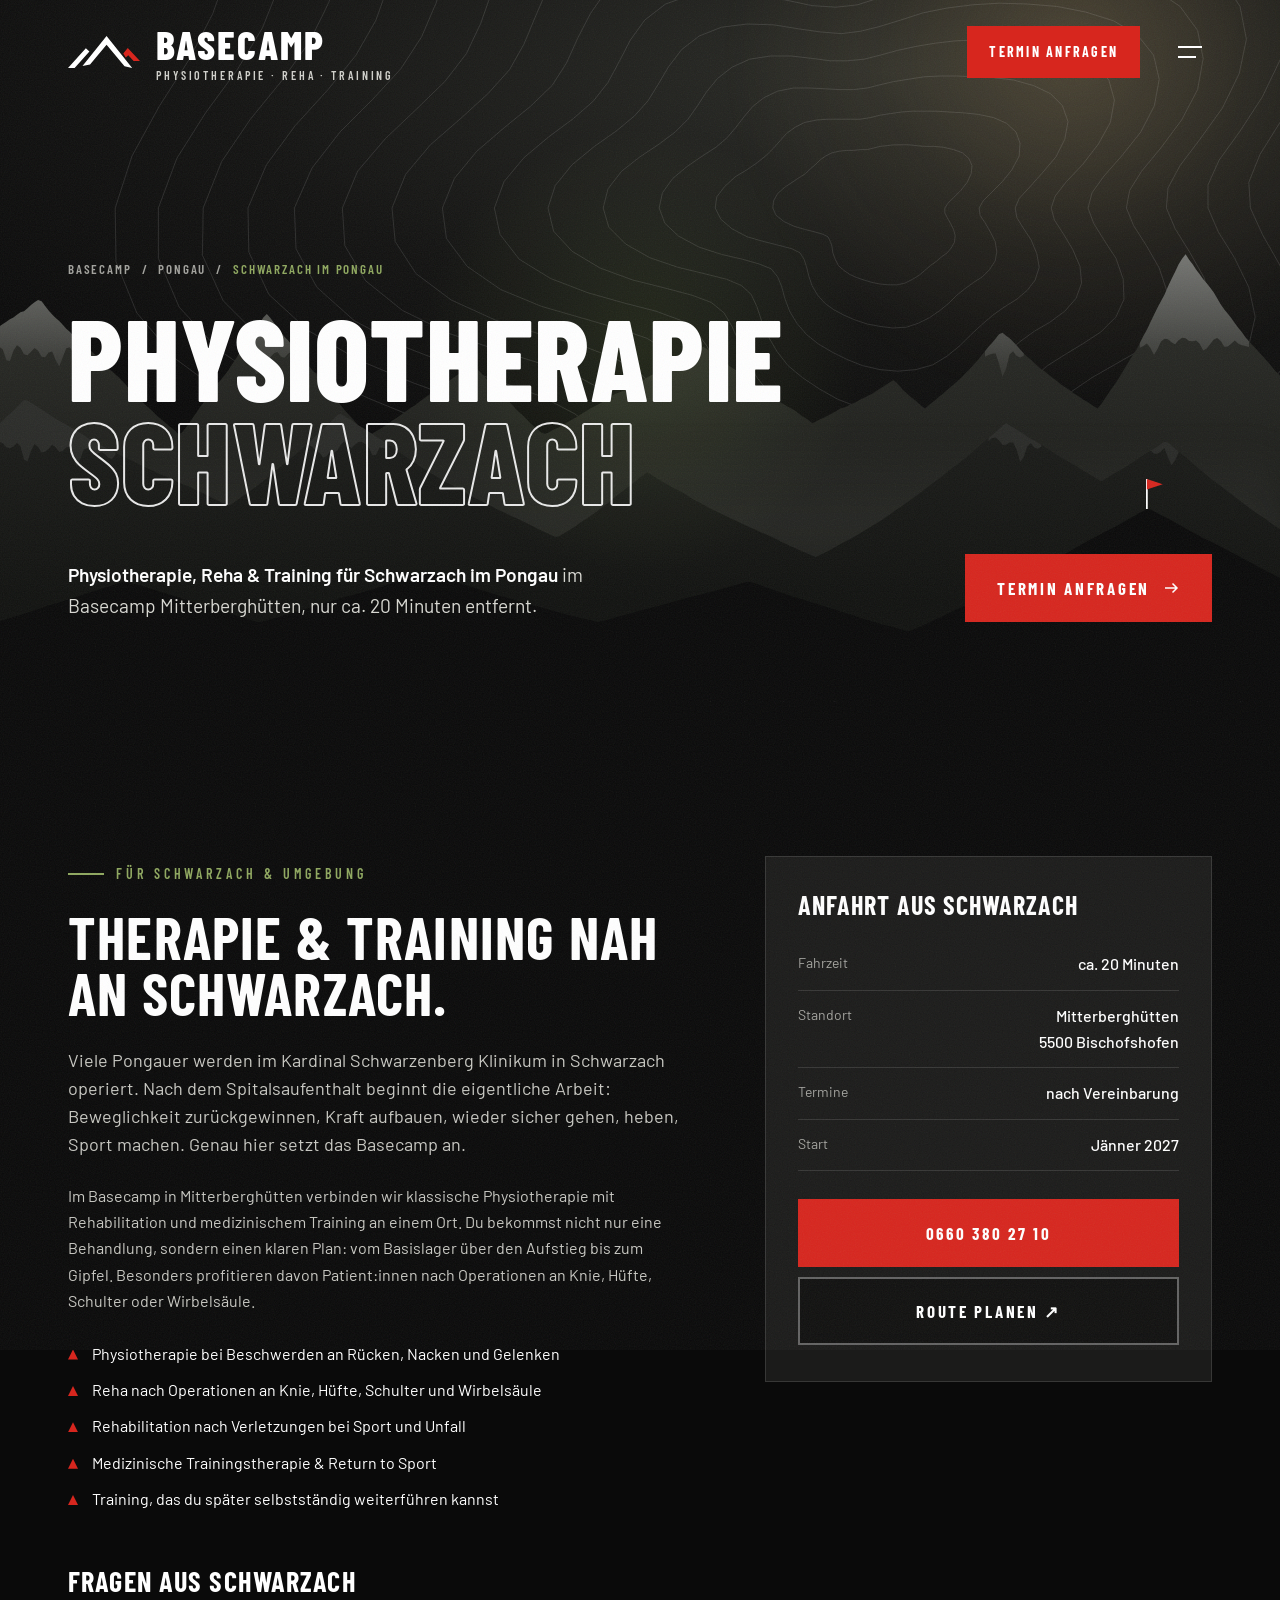
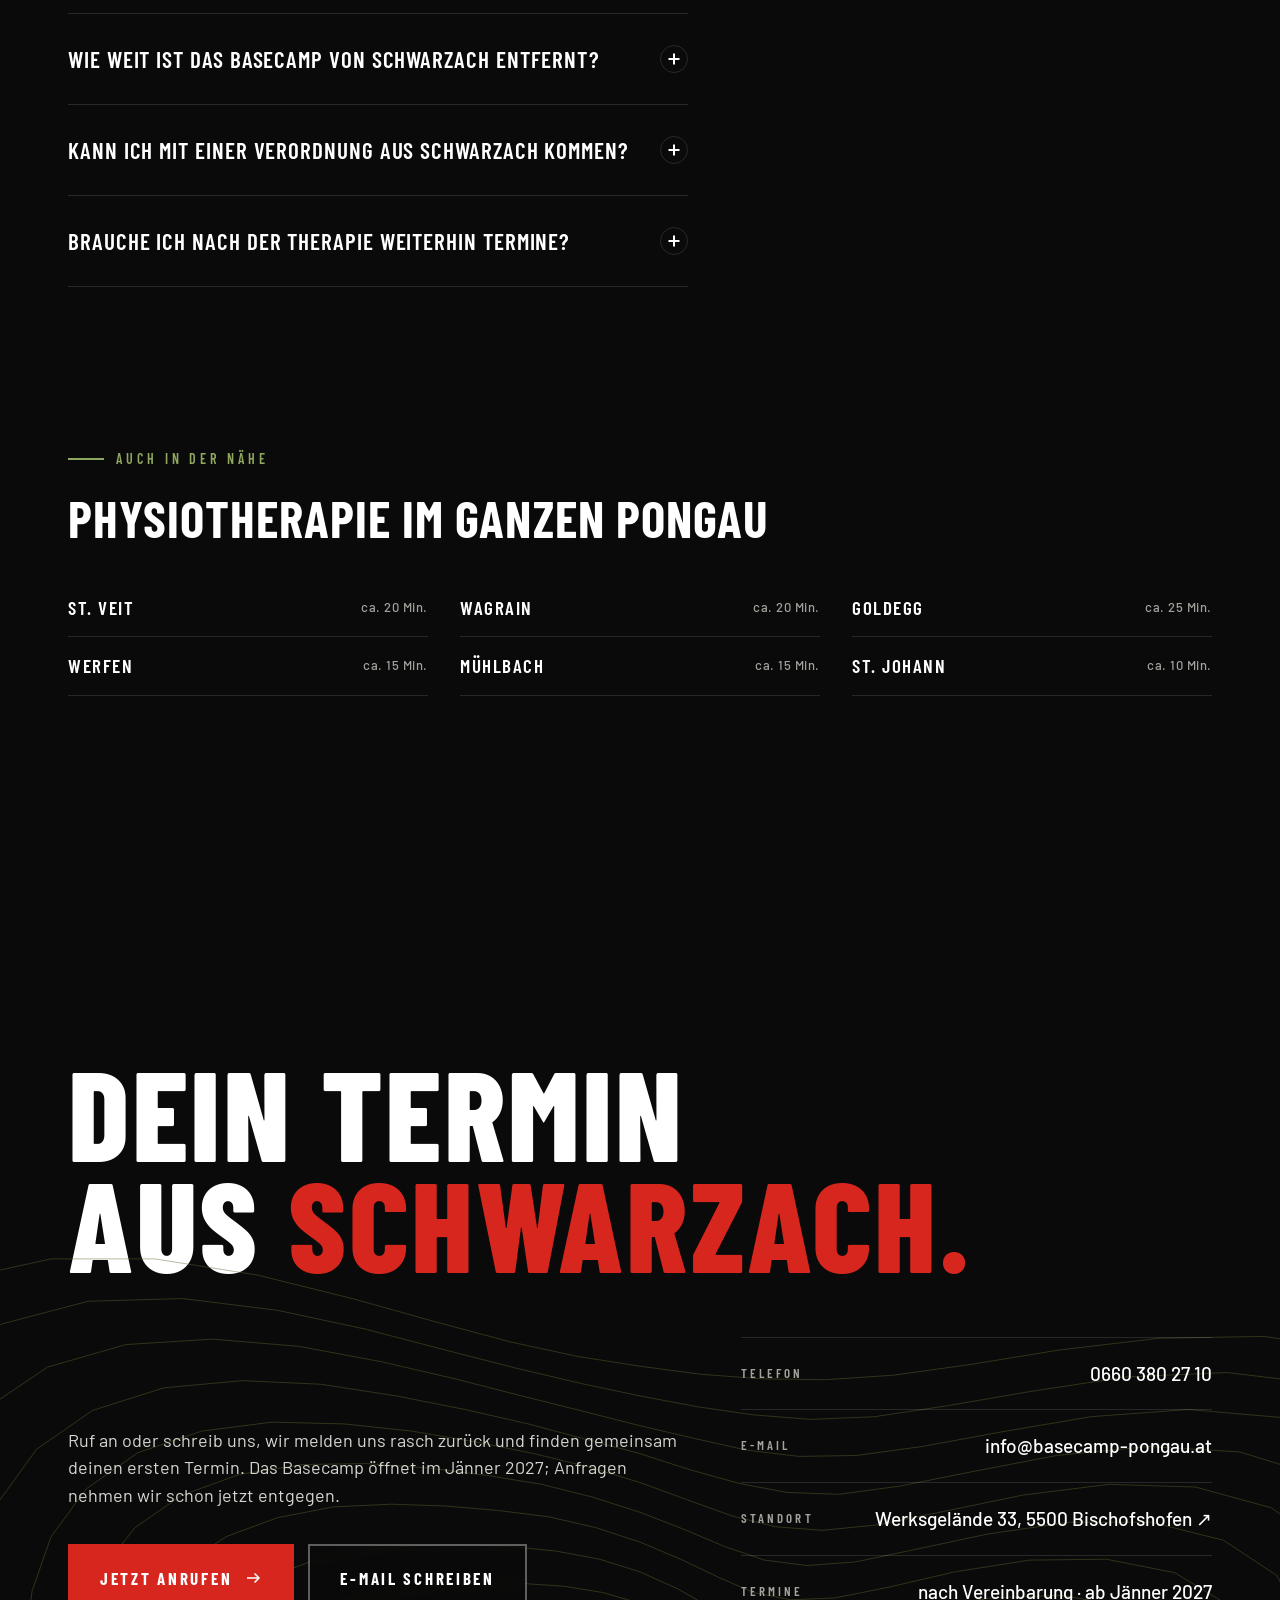
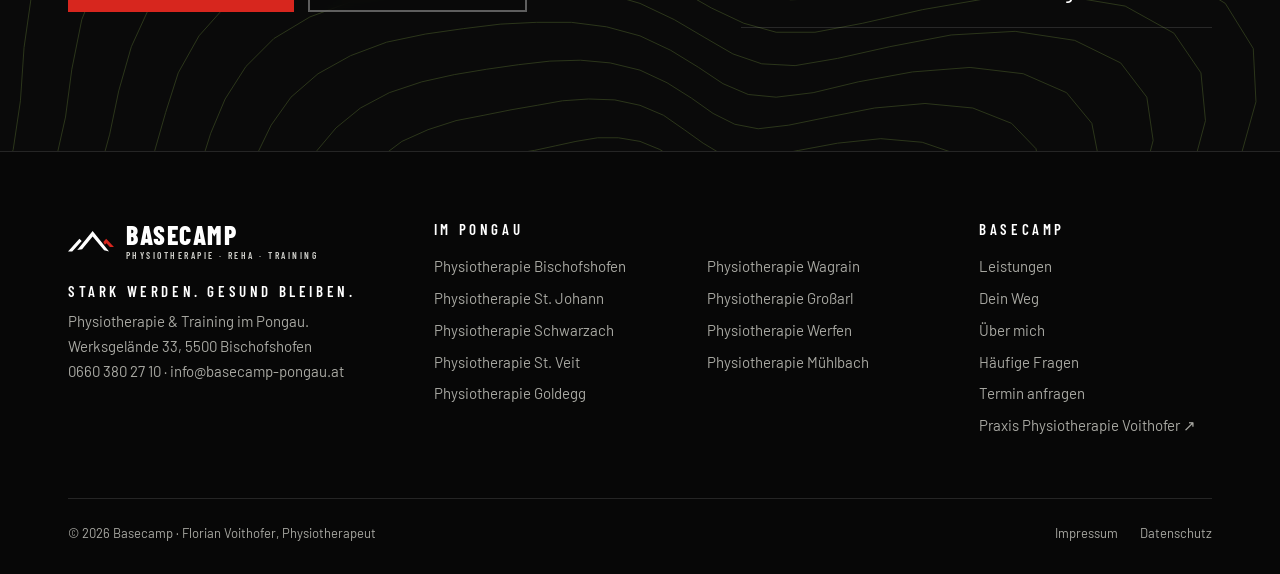
<file: basecamp-website-2/physiotherapie-schwarzach-im-pongau.html>
<!doctype html>
<html lang="de-AT">
<head>
<meta charset="utf-8">
<script>document.documentElement.classList.add("js")</script>
<meta name="viewport" content="width=device-width, initial-scale=1">
<title>Physiotherapie Schwarzach im Pongau | Basecamp | Reha &amp; Training im Pongau</title>
<meta name="description" content="Physiotherapie, Reha nach OP und Training für Schwarzach im Pongau: Das Basecamp in Mitterberghütten ist in ca. 20 Minuten erreichbar. Wahltherapeut. Termin anfragen: 0660 380 27 10.">
<link rel="canonical" href="https://basecamp-pongau.at/physiotherapie-schwarzach-im-pongau.html">
<meta name="robots" content="index,follow">
<meta name="geo.region" content="AT-5">
<meta name="geo.placename" content="Mitterberghütten, Bischofshofen">
<meta name="theme-color" content="#0A0A0A">
<meta property="og:type" content="website">
<meta property="og:locale" content="de_AT">
<meta property="og:site_name" content="Basecamp">
<meta property="og:title" content="Physiotherapie Schwarzach im Pongau | Basecamp | Reha &amp; Training im Pongau">
<meta property="og:description" content="Physiotherapie, Reha nach OP und Training für Schwarzach im Pongau: Das Basecamp in Mitterberghütten ist in ca. 20 Minuten erreichbar. Wahltherapeut. Termin anfragen: 0660 380 27 10.">
<meta property="og:url" content="https://basecamp-pongau.at/physiotherapie-schwarzach-im-pongau.html">
<meta property="og:image" content="https://basecamp-pongau.at/assets/img/og-image.jpg">
<meta name="twitter:card" content="summary_large_image">
<link rel="icon" href="assets/img/favicon.svg" type="image/svg+xml">
<link rel="apple-touch-icon" href="assets/img/apple-touch-icon.png">
<link rel="stylesheet" href="css/style.css">
<link rel="preconnect" href="https://fonts.googleapis.com"><link rel="preconnect" href="https://fonts.gstatic.com" crossorigin><link rel="stylesheet" href="https://fonts.googleapis.com/css2?family=Barlow+Condensed:wght@600;700;800&family=Barlow:wght@400;500;600&display=swap">
<script type="application/ld+json">{"@context": "https://schema.org", "@type": "Physiotherapy", "@id": "https://basecamp-pongau.at/#basecamp", "name": "Basecamp · Physiotherapie · Reha · Training", "alternateName": ["Basecamp Pongau", "Basecamp Reha & Training", "Physiotherapie & Training Pongau"], "description": "Physiotherapie, Rehabilitation nach Operationen und Verletzungen sowie medizinisches Training in Mitterberghütten (Bischofshofen). Physiotherapie & Training mitten im Pongau.", "url": "https://basecamp-pongau.at/", "logo": "https://basecamp-pongau.at/assets/img/logo-mark.svg", "image": "https://basecamp-pongau.at/assets/img/og-image.jpg", "telephone": "+43 660 3802710", "email": "info@basecamp-pongau.at", "address": {"@type": "PostalAddress", "addressLocality": "Bischofshofen", "postalCode": "5500", "addressRegion": "Salzburg", "addressCountry": "AT", "streetAddress": "Werksgelände 33"}, "areaServed": [{"@type": "City", "name": "Bischofshofen"}, {"@type": "City", "name": "St. Johann im Pongau"}, {"@type": "City", "name": "Schwarzach im Pongau"}, {"@type": "City", "name": "St. Veit im Pongau"}, {"@type": "City", "name": "Goldegg"}, {"@type": "City", "name": "Wagrain"}, {"@type": "City", "name": "Großarl"}, {"@type": "City", "name": "Werfen"}, {"@type": "City", "name": "Mühlbach am Hochkönig"}, {"@type": "AdministrativeArea", "name": "Pongau"}], "medicalSpecialty": "Physiotherapy", "availableService": [{"@type": "MedicalTherapy", "name": "Physiotherapie"}, {"@type": "MedicalTherapy", "name": "Rehabilitation nach Operationen"}, {"@type": "MedicalTherapy", "name": "Medizinische Trainingstherapie"}, {"@type": "MedicalTherapy", "name": "Sportphysiotherapie / Return to Sport"}], "founder": {"@type": "Person", "name": "Florian Voithofer", "jobTitle": "Physiotherapeut", "url": "https://physio-voithofer.at"}, "knowsLanguage": "de"}</script><script type="application/ld+json">{"@context": "https://schema.org", "@type": "BreadcrumbList", "itemListElement": [{"@type": "ListItem", "position": 1, "name": "Basecamp", "item": "https://basecamp-pongau.at/"}, {"@type": "ListItem", "position": 2, "name": "Physiotherapie Schwarzach im Pongau", "item": "https://basecamp-pongau.at/physiotherapie-schwarzach-im-pongau.html"}]}</script><script type="application/ld+json">{"@context": "https://schema.org", "@type": "FAQPage", "mainEntity": [{"@type": "Question", "name": "Wie weit ist das Basecamp von Schwarzach entfernt?", "acceptedAnswer": {"@type": "Answer", "text": "Aus Schwarzach im Pongau fährst du über St. Johann nach Mitterberghütten, rund 20 Minuten. Termine vereinbarst du telefonisch unter 0660 380 27 10 oder per E-Mail."}}, {"@type": "Question", "name": "Kann ich mit einer Verordnung aus Schwarzach kommen?", "acceptedAnswer": {"@type": "Answer", "text": "Ja. Jede ärztliche Verordnung für Physiotherapie, egal von welcher Ärztin oder welchem Arzt, kannst du bei uns einlösen. Als Wahltherapeut stellen wir dir eine Rechnung aus, die du bei deiner Krankenversicherung zur Rückerstattung einreichst; wir helfen dir gern dabei."}}, {"@type": "Question", "name": "Brauche ich nach der Therapie weiterhin Termine?", "acceptedAnswer": {"@type": "Answer", "text": "Nicht zwingend. Ziel ist, dass du dein Training selbstständig weiterführen kannst. Viele nutzen danach die Möglichkeit, im Studio eigenständig weiterzutrainieren."}}]}</script>
</head>
<body>
<div class="grain" aria-hidden="true"></div>
<a class="skip" href="#main">Zum Inhalt springen</a>
<header class="hdr">
 <div class="wrap">
  <a class="brand" href="index.html" aria-label="Basecamp, zur Startseite"><svg class="" viewBox="0 0 319 142" fill="#fff" aria-hidden="true"><path d="M 79.06 53.88 L 94.90 68.87 L 29.28 141.85 L 0.00 141.85 Z M 170.84 0.00 L 284.41 141.85 L 250.47 134.35 L 170.84 38.32 L 97.73 126.15 L 64.21 132.51 Z"/><path fill="#D7261E" d="M 264.75 53.60 L 318.92 110.31 L 290.63 110.31 L 267.15 85.70 L 255.84 95.74 L 244.81 77.07 Z"/></svg><span><b>BASECAMP</b><small>PHYSIOTHERAPIE · REHA · TRAINING</small></span></a>
  <nav class="nav" aria-label="Hauptnavigation"><a class="lnk" href="index.html#leistungen">Leistungen</a><a class="lnk" href="index.html#weg">Dein Weg</a><a class="lnk" href="index.html#ueber">Über mich</a><a class="lnk" href="index.html#pongau">Pongau</a><a class="lnk" href="index.html#faq">FAQ</a><a class="btn btn--red" href="index.html#kontakt">Termin anfragen</a>
   <button class="burger" aria-label="Menü öffnen" aria-expanded="false" aria-controls="mnav"><span></span><span></span></button></nav>
 </div>
</header>
<nav class="mnav" id="mnav" aria-label="Mobile Navigation"><a href="index.html#leistungen">Leistungen</a><a href="index.html#weg">Dein Weg</a><a href="index.html#ueber">Über mich</a><a href="index.html#pongau">Pongau</a><a href="index.html#faq">FAQ</a><a href="index.html#kontakt" class="red">Termin</a>
 <div class="mnav-foot">Basecamp · Mitterberghütten<a href="tel:+436603802710">0660 380 27 10</a><a href="mailto:info@basecamp-pongau.at">info@basecamp-pongau.at</a></div></nav>
<main id="main">

<section class="hero subhero" aria-labelledby="hero-h">
 <div class="hero__sky" aria-hidden="true"><div class="hero__sun"></div><div class="hero__topo"><svg viewBox="0 0 1600 900" preserveAspectRatio="xMidYMid slice" aria-hidden="true"><g fill="none" stroke="#fff" stroke-width="1.1"><path d="M1181,260 L1181,266 L1184,272 L1188,279 L1192,287 L1194,295 L1193,303 L1189,310 L1184,316 L1177,321 L1170,327 L1163,332 L1156,338 L1149,344 L1141,349 L1131,354 L1121,356 L1111,356 L1100,355 L1090,353 L1080,350 L1071,347 L1062,343 L1055,338 L1048,332 L1044,324 L1041,316 L1040,308 L1038,302 L1035,296 L1029,293 L1019,290 L1007,287 L993,283 L980,277 L970,269 L966,260 L967,251 L972,242 L981,234 L990,228 L999,222 L1007,217 L1013,211 L1019,206 L1025,200 L1032,195 L1040,191 L1049,189 L1058,188 L1067,188 L1076,187 L1084,187 L1092,185 L1100,183 L1109,182 L1117,181 L1126,181 L1136,181 L1145,182 L1156,183 L1167,183 L1179,184 L1192,187 L1203,191 L1211,198 L1215,207 L1214,217 L1209,228 L1201,238 L1192,247 L1185,254 L1181,260Z"/><path d="M1224,260 L1225,269 L1231,278 L1238,290 L1244,302 L1246,315 L1244,326 L1237,337 L1228,346 L1217,353 L1206,361 L1196,369 L1186,379 L1175,388 L1162,397 L1148,404 L1133,409 L1116,410 L1100,408 L1084,405 L1069,400 L1055,394 L1042,387 L1031,379 L1022,369 L1015,357 L1011,345 L1008,333 L1005,324 L1000,316 L990,311 L975,307 L955,302 L934,296 L915,286 L901,274 L894,260 L896,246 L906,233 L919,221 L934,212 L947,203 L958,194 L967,185 L975,176 L983,167 L994,159 L1006,153 L1021,150 L1035,149 L1050,149 L1063,149 L1075,149 L1088,147 L1100,144 L1113,142 L1127,140 L1141,139 L1155,139 L1170,139 L1187,140 L1204,141 L1223,143 L1242,147 L1258,154 L1270,165 L1275,179 L1274,195 L1265,212 L1253,227 L1240,240 L1229,251 L1224,260Z"/><path d="M1269,260 L1271,272 L1279,285 L1289,300 L1296,317 L1299,334 L1294,350 L1284,363 L1271,374 L1255,384 L1241,394 L1227,406 L1214,418 L1200,432 L1184,445 L1166,456 L1145,462 L1122,464 L1100,462 L1078,457 L1058,449 L1040,440 L1023,430 L1008,418 L996,404 L987,389 L981,373 L977,358 L972,346 L964,336 L949,330 L928,324 L902,318 L874,309 L848,295 L831,279 L824,260 L828,241 L841,223 L859,208 L878,195 L895,184 L909,172 L920,159 L930,146 L941,133 L955,122 L972,114 L992,110 L1012,110 L1032,111 L1050,112 L1067,112 L1084,110 L1100,106 L1117,102 L1136,99 L1155,96 L1175,95 L1196,95 L1218,96 L1242,97 L1267,100 L1292,107 L1313,117 L1328,132 L1335,152 L1331,174 L1320,196 L1303,216 L1287,234 L1274,248 L1269,260Z"/><path d="M1314,260 L1318,275 L1329,292 L1341,312 L1350,333 L1352,354 L1345,373 L1331,389 L1312,403 L1293,414 L1275,427 L1259,441 L1243,458 L1226,476 L1206,494 L1183,508 L1157,517 L1128,520 L1100,517 L1073,509 L1047,499 L1024,486 L1003,472 L985,457 L971,439 L960,420 L952,401 L946,383 L939,368 L927,357 L908,349 L880,342 L847,334 L812,322 L782,305 L761,284 L754,260 L760,236 L777,214 L800,196 L824,180 L844,165 L860,149 L872,132 L883,115 L897,98 L915,84 L937,74 L963,70 L989,70 L1015,73 L1038,76 L1059,76 L1080,74 L1100,69 L1122,63 L1145,58 L1169,54 L1195,51 L1222,50 L1251,51 L1281,53 L1312,58 L1342,66 L1368,80 L1386,100 L1393,125 L1388,153 L1373,180 L1353,206 L1333,227 L1319,245 L1314,260Z"/><path d="M1360,260 L1367,279 L1380,300 L1395,323 L1404,349 L1405,374 L1395,396 L1376,415 L1353,430 L1330,444 L1308,458 L1289,476 L1271,497 L1252,521 L1229,543 L1201,562 L1169,574 L1135,577 L1100,573 L1067,563 L1036,548 L1009,532 L985,513 L964,494 L947,473 L933,450 L924,428 L915,408 L905,391 L889,378 L865,369 L831,360 L791,350 L750,335 L715,314 L692,289 L685,260 L694,232 L715,206 L743,183 L770,164 L793,145 L810,126 L823,105 L836,83 L852,62 L874,45 L902,34 L934,30 L967,31 L998,36 L1026,40 L1052,42 L1076,39 L1100,33 L1126,25 L1154,16 L1184,10 L1216,6 L1249,4 L1284,5 L1321,8 L1357,15 L1392,26 L1422,44 L1442,69 L1449,99 L1443,132 L1426,165 L1402,195 L1380,220 L1365,241 L1360,260Z"/><path d="M1408,260 L1417,282 L1433,307 L1449,335 L1459,365 L1458,393 L1444,419 L1421,440 L1393,456 L1365,472 L1340,489 L1319,511 L1300,537 L1278,566 L1252,594 L1220,617 L1182,631 L1141,635 L1100,629 L1061,616 L1026,597 L994,576 L967,553 L943,530 L923,505 L907,480 L895,455 L884,433 L870,414 L850,400 L820,389 L781,379 L735,366 L688,348 L649,324 L625,293 L618,260 L630,227 L655,197 L686,171 L717,148 L742,126 L760,103 L774,77 L788,50 L806,25 L832,5 L866,-7 L905,-11 L944,-7 L982,0 L1015,7 L1045,9 L1072,6 L1100,-3 L1130,-14 L1163,-25 L1199,-35 L1237,-41 L1277,-43 L1318,-42 L1361,-38 L1403,-29 L1442,-14 L1475,8 L1497,38 L1504,73 L1497,112 L1477,150 L1451,185 L1427,214 L1412,238 L1408,260Z"/><path d="M1458,260 L1469,286 L1487,315 L1505,347 L1514,381 L1510,413 L1492,441 L1464,464 L1431,482 L1399,499 L1372,519 L1349,545 L1328,576 L1305,612 L1276,646 L1238,673 L1195,690 L1147,694 L1100,686 L1055,668 L1015,645 L980,619 L949,592 L922,565 L900,537 L882,509 L866,483 L852,459 L834,439 L809,423 L774,411 L729,398 L677,383 L626,362 L584,333 L558,298 L553,260 L568,223 L596,189 L631,159 L663,133 L690,107 L708,79 L722,48 L738,17 L759,-13 L790,-35 L830,-48 L876,-51 L923,-44 L966,-35 L1004,-26 L1038,-23 L1069,-27 L1100,-38 L1134,-53 L1172,-68 L1214,-80 L1259,-88 L1305,-92 L1353,-90 L1401,-84 L1448,-72 L1492,-53 L1527,-27 L1550,8 L1558,49 L1549,92 L1528,135 L1500,174 L1475,207 L1460,235 L1458,260Z"/><path d="M1510,260 L1523,290 L1543,322 L1561,359 L1569,396 L1561,432 L1539,463 L1505,487 L1468,507 L1433,526 L1403,549 L1379,579 L1358,617 L1332,659 L1300,699 L1258,731 L1208,750 L1154,754 L1100,743 L1050,721 L1005,692 L966,661 L932,629 L903,598 L878,568 L856,539 L837,510 L819,485 L797,464 L767,447 L727,432 L676,418 L619,400 L564,375 L520,342 L494,302 L490,260 L507,218 L538,181 L576,148 L610,117 L637,87 L655,55 L670,19 L686,-18 L711,-51 L748,-76 L794,-89 L848,-90 L901,-81 L951,-68 L994,-57 L1031,-53 L1065,-59 L1100,-73 L1139,-92 L1182,-112 L1230,-128 L1281,-138 L1334,-141 L1388,-139 L1441,-130 L1493,-115 L1540,-92 L1578,-61 L1602,-21 L1610,24 L1601,73 L1578,121 L1550,164 L1524,200 L1510,231 L1510,260Z"/><path d="M1563,260 L1578,293 L1599,330 L1617,371 L1623,412 L1611,451 L1584,483 L1545,509 L1503,531 L1465,552 L1434,579 L1410,614 L1387,658 L1360,707 L1324,753 L1278,790 L1221,811 L1161,814 L1100,799 L1044,772 L995,738 L952,701 L916,665 L884,631 L855,599 L831,568 L808,539 L785,512 L758,490 L723,471 L678,455 L623,438 L562,417 L503,388 L457,351 L431,307 L428,260 L447,214 L482,173 L521,136 L556,102 L583,67 L601,29 L615,-11 L634,-53 L663,-90 L705,-117 L759,-130 L820,-128 L881,-116 L936,-100 L984,-87 L1024,-83 L1062,-91 L1100,-109 L1143,-133 L1192,-157 L1246,-176 L1304,-188 L1363,-192 L1423,-188 L1482,-176 L1537,-157 L1587,-130 L1627,-94 L1653,-50 L1661,1 L1651,54 L1628,106 L1600,153 L1575,193 L1561,228 L1563,260Z"/><path d="M1618,260 L1635,297 L1656,338 L1673,383 L1676,428 L1660,469 L1627,504 L1584,531 L1538,554 L1497,578 L1465,608 L1441,649 L1418,700 L1389,756 L1350,809 L1298,850 L1235,873 L1167,874 L1100,855 L1039,822 L985,782 L939,740 L900,700 L865,663 L833,629 L805,598 L777,568 L749,540 L718,517 L678,496 L628,478 L569,458 L504,433 L443,401 L396,359 L370,311 L368,260 L390,210 L425,165 L466,124 L501,86 L527,46 L545,4 L560,-43 L580,-89 L613,-129 L662,-158 L724,-170 L793,-166 L861,-150 L922,-130 L974,-116 L1018,-112 L1058,-122 L1100,-145 L1147,-174 L1202,-203 L1263,-226 L1327,-240 L1393,-243 L1458,-237 L1522,-222 L1581,-198 L1633,-167 L1675,-126 L1702,-77 L1711,-22 L1702,36 L1679,91 L1651,142 L1627,186 L1615,224 L1618,260Z"/><path d="M1675,260 L1692,301 L1714,347 L1728,395 L1728,443 L1707,487 L1669,523 L1621,552 L1571,576 L1529,603 L1497,638 L1472,685 L1449,744 L1419,807 L1376,866 L1318,912 L1249,935 L1174,934 L1100,910 L1033,871 L976,825 L927,777 L885,733 L847,695 L811,660 L778,628 L746,598 L713,570 L676,545 L632,522 L578,501 L515,478 L448,450 L385,413 L336,368 L311,315 L310,260 L333,206 L369,157 L410,112 L445,69 L470,25 L487,-23 L502,-75 L526,-126 L564,-169 L619,-198 L689,-209 L766,-202 L842,-183 L909,-160 L965,-143 L1012,-141 L1055,-154 L1100,-182 L1152,-217 L1213,-251 L1280,-278 L1351,-293 L1424,-295 L1494,-286 L1561,-267 L1623,-239 L1678,-202 L1722,-157 L1750,-104 L1760,-45 L1752,17 L1730,77 L1703,131 L1681,178 L1670,220 L1675,260Z"/><path d="M1734,260 L1751,306 L1771,355 L1783,406 L1778,457 L1752,503 L1709,541 L1656,572 L1604,598 L1560,628 L1528,668 L1505,722 L1481,788 L1449,860 L1403,925 L1339,974 L1262,997 L1180,993 L1100,964 L1028,919 L967,866 L915,813 L870,766 L829,726 L789,691 L751,659 L713,629 L675,600 L633,574 L584,549 L527,525 L461,498 L392,466 L328,425 L279,376 L253,319 L254,260 L277,202 L313,149 L353,100 L387,52 L411,3 L427,-51 L444,-107 L470,-163 L514,-209 L577,-239 L656,-248 L741,-237 L824,-214 L896,-188 L956,-170 L1005,-169 L1051,-187 L1100,-220 L1157,-261 L1224,-300 L1298,-330 L1376,-346 L1454,-347 L1529,-335 L1600,-311 L1665,-278 L1721,-237 L1767,-188 L1797,-130 L1808,-67 L1802,-2 L1783,61 L1758,119 L1737,170 L1728,216 L1734,260Z"/><path d="M1793,260 L1810,310 L1828,363 L1836,418 L1827,472 L1796,520 L1748,559 L1691,591 L1636,620 L1592,654 L1561,700 L1538,761 L1515,835 L1481,913 L1430,985 L1360,1036 L1276,1059 L1187,1052 L1100,1017 L1023,964 L958,905 L903,848 L855,798 L810,757 L766,722 L723,691 L679,661 L635,632 L588,603 L536,576 L476,548 L408,518 L338,482 L273,437 L224,384 L198,323 L198,260 L221,198 L257,141 L296,88 L328,35 L350,-20 L366,-79 L384,-141 L415,-200 L465,-248 L536,-278 L623,-285 L717,-270 L807,-243 L884,-214 L947,-196 L999,-197 L1048,-220 L1100,-259 L1162,-307 L1235,-352 L1316,-385 L1401,-401 L1484,-400 L1564,-383 L1638,-354 L1705,-316 L1763,-270 L1810,-217 L1842,-156 L1857,-90 L1853,-21 L1836,46 L1814,107 L1795,162 L1787,212 L1793,260Z"/><path d="M1854,260 L1869,314 L1883,371 L1888,429 L1873,485 L1837,535 L1784,576 L1724,610 L1669,642 L1625,680 L1595,732 L1573,800 L1549,882 L1513,969 L1457,1045 L1381,1099 L1290,1121 L1193,1109 L1100,1068 L1018,1008 L949,943 L892,881 L841,830 L792,788 L743,754 L694,724 L644,695 L594,665 L543,634 L487,603 L424,572 L356,538 L285,497 L220,449 L171,391 L145,327 L144,260 L165,195 L199,133 L236,75 L266,17 L287,-43 L303,-108 L324,-175 L359,-238 L416,-287 L495,-316 L592,-320 L694,-302 L790,-271 L873,-240 L939,-222 L993,-226 L1044,-254 L1100,-300 L1167,-354 L1246,-404 L1334,-440 L1426,-456 L1515,-452 L1598,-430 L1674,-396 L1743,-353 L1803,-303 L1853,-245 L1888,-181 L1905,-112 L1906,-41 L1892,29 L1872,95 L1855,154 L1848,208 L1854,260Z"/></g></svg></div></div>
<div class="hero__ridges" aria-hidden="true">
  <div class="ridge ridge--1" data-depth=".55"><svg viewBox="0 0 1600 420" preserveAspectRatio="none">
   <defs><linearGradient id="rg1" x1="0" y1="0" x2="0" y2="1"><stop offset="0" stop-color="#2E2F2A"/><stop offset=".75" stop-color="#1B1C19"/></linearGradient>
   <linearGradient id="sn" x1="0" y1="0" x2="0" y2="1"><stop offset="0" stop-color="#fff" stop-opacity=".34"/><stop offset="1" stop-color="#fff" stop-opacity=".06"/></linearGradient></defs>
   <path d="M0,420 L0,188.3 L4,185.4 L8,183.0 L12,179.7 L16,177.7 L20,174.5 L24,171.1 L28,167.9 L32,164.1 L36,161.0 L40,157.9 L44,153.4 L48,149.8 L52,146.4 L56,142.3 L60,138.5 L64,135.5 L68,132.6 L72,130.0 L76,127.2 L80,124.6 L84,121.9 L88,120.0 L92,116.8 L96,114.0 L100,112.7 L104,109.4 L108,105.6 L112,102.5 L116,99.9 L120,101.3 L124,106.7 L128,111.8 L132,116.5 L136,120.5 L140,123.9 L144,128.1 L148,132.6 L152,136.1 L156,140.3 L160,142.2 L164,145.7 L168,149.3 L172,153.7 L176,157.7 L180,161.3 L184,165.7 L188,170.1 L192,174.3 L196,178.1 L200,180.9 L204,184.8 L208,188.1 L212,192.5 L216,196.7 L220,201.4 L224,205.6 L228,209.5 L232,213.6 L236,217.0 L240,220.9 L244,224.4 L248,228.3 L252,232.3 L256,235.6 L260,238.8 L264,242.3 L268,245.6 L272,249.0 L276,252.8 L280,250.0 L284,244.8 L288,239.5 L292,233.6 L296,227.8 L300,222.0 L304,216.6 L308,211.3 L312,206.2 L316,200.8 L320,195.0 L324,190.4 L328,185.4 L332,180.1 L336,174.0 L340,167.9 L344,161.7 L348,156.0 L352,150.3 L356,144.5 L360,137.8 L364,131.7 L368,125.9 L372,119.9 L376,115.9 L380,120.4 L384,125.9 L388,131.7 L392,137.0 L396,141.7 L400,145.8 L404,150.9 L408,156.5 L412,161.3 L416,165.6 L420,170.9 L424,175.2 L428,180.0 L432,184.5 L436,189.6 L440,194.8 L444,199.4 L448,204.5 L452,209.8 L456,214.3 L460,219.6 L464,224.8 L468,229.4 L472,233.5 L476,238.0 L480,242.8 L484,247.5 L488,252.0 L492,253.8 L496,251.7 L500,249.1 L504,246.9 L508,244.3 L512,241.7 L516,238.8 L520,236.1 L524,233.6 L528,230.6 L532,227.8 L536,224.9 L540,222.3 L544,219.8 L548,216.7 L552,213.7 L556,210.8 L560,207.9 L564,204.9 L568,202.1 L572,199.5 L576,197.3 L580,194.6 L584,191.3 L588,188.3 L592,185.4 L596,182.9 L600,181.2 L604,178.3 L608,176.1 L612,175.3 L616,179.2 L620,183.5 L624,187.8 L628,192.0 L632,195.4 L636,199.4 L640,203.6 L644,207.9 L648,212.1 L652,216.6 L656,220.4 L660,225.0 L664,228.7 L668,232.2 L672,236.5 L676,240.6 L680,243.9 L684,247.3 L688,250.9 L692,252.1 L696,250.6 L700,248.4 L704,246.4 L708,244.5 L712,242.3 L716,239.9 L720,237.5 L724,235.1 L728,233.1 L732,230.4 L736,227.8 L740,225.6 L744,223.0 L748,221.0 L752,219.0 L756,216.8 L760,213.7 L764,211.3 L768,208.8 L772,206.9 L776,205.1 L780,203.6 L784,202.1 L788,200.2 L792,198.2 L796,196.3 L800,193.9 L804,191.3 L808,188.2 L812,185.9 L816,183.9 L820,181.8 L824,179.5 L828,177.0 L832,175.9 L836,173.6 L840,171.9 L844,169.9 L848,167.5 L852,165.7 L856,162.9 L860,160.4 L864,157.9 L868,155.3 L872,153.1 L876,155.6 L880,158.9 L884,162.2 L888,165.6 L892,168.3 L896,171.8 L900,173.9 L904,176.7 L908,179.0 L912,181.8 L916,185.3 L920,189.0 L924,192.4 L928,195.5 L932,198.4 L936,201.1 L940,204.1 L944,206.5 L948,209.0 L952,211.5 L956,213.7 L960,216.4 L964,218.7 L968,221.2 L972,223.2 L976,225.7 L980,228.6 L984,231.8 L988,234.2 L992,237.0 L996,240.1 L1000,238.1 L1004,235.8 L1008,234.1 L1012,232.2 L1016,230.1 L1020,227.9 L1024,225.5 L1028,222.9 L1032,222.2 L1036,220.4 L1040,218.3 L1044,216.7 L1048,214.5 L1052,212.2 L1056,210.6 L1060,208.3 L1064,206.4 L1068,203.6 L1072,201.1 L1076,198.5 L1080,196.1 L1084,193.6 L1088,191.1 L1092,194.3 L1096,199.0 L1100,203.3 L1104,206.9 L1108,210.4 L1112,213.4 L1116,217.1 L1120,220.6 L1124,223.2 L1128,219.5 L1132,216.5 L1136,213.4 L1140,209.6 L1144,206.7 L1148,203.2 L1152,199.7 L1156,196.3 L1160,193.0 L1164,189.2 L1168,185.1 L1172,181.0 L1176,176.9 L1180,172.4 L1184,168.2 L1188,163.2 L1192,158.3 L1196,153.2 L1200,148.8 L1204,144.1 L1208,138.9 L1212,137.1 L1216,140.5 L1220,143.4 L1224,147.5 L1228,151.6 L1232,156.2 L1236,160.6 L1240,164.6 L1244,167.7 L1248,171.6 L1252,175.3 L1256,178.7 L1260,181.3 L1264,184.6 L1268,187.8 L1272,190.7 L1276,194.0 L1280,197.1 L1284,199.7 L1288,202.4 L1292,205.4 L1296,208.1 L1300,210.5 L1304,213.3 L1308,215.6 L1312,218.3 L1316,221.1 L1320,223.4 L1324,218.6 L1328,212.5 L1332,206.4 L1336,200.6 L1340,195.3 L1344,189.0 L1348,182.3 L1352,175.6 L1356,169.0 L1360,162.4 L1364,156.5 L1368,148.9 L1372,140.9 L1376,133.7 L1380,125.4 L1384,117.0 L1388,108.7 L1392,101.3 L1396,93.9 L1400,84.8 L1404,76.0 L1408,68.1 L1412,59.7 L1416,53.0 L1420,47.9 L1424,54.3 L1428,59.5 L1432,65.5 L1436,70.6 L1440,76.3 L1444,80.9 L1448,86.0 L1452,91.5 L1456,98.2 L1460,105.0 L1464,110.7 L1468,115.5 L1472,120.8 L1476,126.4 L1480,131.9 L1484,136.6 L1488,142.3 L1492,147.0 L1496,151.4 L1500,155.5 L1504,159.9 L1508,164.1 L1512,168.7 L1516,173.2 L1520,178.3 L1524,182.7 L1528,186.6 L1532,191.4 L1536,195.2 L1540,199.8 L1544,203.6 L1548,207.3 L1552,210.5 L1556,214.0 L1560,217.6 L1564,221.8 L1568,224.7 L1572,227.9 L1576,231.2 L1580,234.6 L1584,237.8 L1588,241.1 L1592,244.5 L1596,248.1 L1600,251.1 L1600,420 Z" fill="url(#rg1)"/><path d="M44,153.4 L48,149.8 L52,146.4 L56,142.3 L60,138.5 L64,135.5 L68,132.6 L72,130.0 L76,127.2 L80,124.6 L84,121.9 L88,120.0 L92,116.8 L96,114.0 L100,112.7 L104,109.4 L108,105.6 L112,102.5 L116,99.9 L120,101.3 L124,106.7 L128,111.8 L132,116.5 L136,120.5 L140,123.9 L144,128.1 L148,132.6 L152,136.1 L156,140.3 L160,142.2 L164,145.7 L168,149.3 L172,153.7 L176,157.7 L176,163.1 L172,157.3 L168,157.9 L164,164.1 L160,165.3 L156,159.6 L152,153.6 L148,154.8 L144,165.1 L140,175.5 L136,168.3 L132,158.6 L128,159.7 L124,165.0 L120,164.6 L116,157.8 L112,154.6 L108,158.8 L104,162.9 L100,161.6 L96,154.4 L92,151.5 L88,157.7 L84,169.4 L80,168.5 L76,156.3 L72,153.2 L68,155.7 L64,160.2 L60,157.5 L56,152.8 L52,152.5 L48,158.0 L44,159.7Z M344,161.7 L348,156.0 L352,150.3 L356,144.5 L360,137.8 L364,131.7 L368,125.9 L372,119.9 L376,115.9 L380,120.4 L384,125.9 L388,131.7 L392,137.0 L396,141.7 L400,145.8 L404,150.9 L408,156.5 L412,161.3 L416,165.6 L416,177.4 L412,168.6 L408,163.2 L404,158.5 L400,161.1 L396,165.6 L392,164.2 L388,159.2 L384,160.5 L380,165.2 L376,168.2 L372,169.4 L368,179.0 L364,184.5 L360,175.4 L356,169.5 L352,165.8 L348,162.3 L344,163.4Z M1192,158.3 L1196,153.2 L1200,148.8 L1204,144.1 L1208,138.9 L1212,137.1 L1216,140.5 L1220,143.4 L1224,147.5 L1228,151.6 L1232,156.2 L1236,160.6 L1236,163.4 L1232,165.4 L1228,163.6 L1224,158.2 L1220,162.0 L1216,178.0 L1212,187.1 L1208,172.1 L1204,160.6 L1200,161.1 L1196,162.4 L1192,164.6Z M1368,148.9 L1372,140.9 L1376,133.7 L1380,125.4 L1384,117.0 L1388,108.7 L1392,101.3 L1396,93.9 L1400,84.8 L1404,76.0 L1408,68.1 L1412,59.7 L1416,53.0 L1420,47.9 L1424,54.3 L1428,59.5 L1432,65.5 L1436,70.6 L1440,76.3 L1444,80.9 L1448,86.0 L1452,91.5 L1456,98.2 L1460,105.0 L1464,110.7 L1468,115.5 L1472,120.8 L1476,126.4 L1480,131.9 L1484,136.6 L1488,142.3 L1492,147.0 L1492,153.5 L1488,152.4 L1484,151.4 L1480,149.6 L1476,146.0 L1472,149.3 L1468,152.8 L1464,153.1 L1460,146.6 L1456,143.2 L1452,144.8 L1448,149.9 L1444,155.2 L1440,157.4 L1436,149.8 L1432,145.9 L1428,146.9 L1424,146.7 L1420,143.5 L1416,142.8 L1412,145.7 L1408,150.4 L1404,147.9 L1400,144.7 L1396,144.1 L1392,147.3 L1388,156.1 L1384,162.2 L1380,154.6 L1376,149.3 L1372,152.3 L1368,154.4Z" fill="url(#sn)"/></svg></div>
  <div class="hero__mist"></div>
  <div class="ridge ridge--2" data-depth=".3"><svg viewBox="0 0 1600 420" preserveAspectRatio="none">
   <defs><linearGradient id="rg2" x1="0" y1="0" x2="0" y2="1"><stop offset="0" stop-color="#1C1D1A"/><stop offset=".8" stop-color="#111210"/></linearGradient></defs>
   <path d="M0,420 L0,229.1 L4,225.6 L8,222.0 L12,218.7 L16,215.4 L20,211.9 L24,208.2 L28,204.8 L32,201.4 L36,197.9 L40,194.4 L44,191.6 L48,188.4 L52,184.9 L56,181.2 L60,177.2 L64,173.7 L68,169.9 L72,165.6 L76,161.7 L80,157.8 L84,154.4 L88,150.5 L92,146.3 L96,142.6 L100,138.3 L104,139.3 L108,141.9 L112,144.1 L116,147.0 L120,149.2 L124,151.9 L128,154.5 L132,157.4 L136,160.0 L140,162.2 L144,164.4 L148,166.6 L152,169.0 L156,171.3 L160,173.9 L164,176.3 L168,178.6 L172,181.4 L176,183.7 L180,185.8 L184,188.0 L188,190.3 L192,192.4 L196,194.3 L200,196.5 L204,198.6 L208,200.8 L212,202.7 L216,204.4 L220,206.3 L224,208.3 L228,210.5 L232,212.1 L236,214.1 L240,216.3 L244,217.9 L248,219.9 L252,221.8 L256,223.6 L260,225.1 L264,226.8 L268,228.5 L272,230.4 L276,232.3 L280,234.0 L284,235.8 L288,237.2 L292,239.2 L296,241.1 L300,243.0 L304,245.0 L308,246.8 L312,248.8 L316,250.9 L320,252.9 L324,254.7 L328,256.7 L332,258.9 L336,257.0 L340,254.1 L344,251.2 L348,248.2 L352,245.4 L356,242.6 L360,239.9 L364,236.9 L368,233.8 L372,230.7 L376,227.6 L380,224.1 L384,220.6 L388,217.2 L392,213.8 L396,210.7 L400,207.4 L404,204.3 L408,201.0 L412,197.7 L416,194.2 L420,190.7 L424,186.8 L428,183.0 L432,179.1 L436,175.6 L440,172.2 L444,168.2 L448,164.3 L452,159.9 L456,155.8 L460,154.3 L464,156.9 L468,159.5 L472,161.5 L476,164.4 L480,167.2 L484,169.7 L488,172.2 L492,174.7 L496,177.4 L500,180.2 L504,182.6 L508,185.0 L512,187.7 L516,190.8 L520,193.5 L524,196.4 L528,199.0 L532,202.1 L536,204.7 L540,207.1 L544,209.8 L548,212.7 L552,215.3 L556,217.9 L560,220.5 L564,222.6 L568,224.9 L572,227.6 L576,229.9 L580,232.3 L584,234.5 L588,236.5 L592,238.8 L596,240.8 L600,243.1 L604,245.5 L608,247.7 L612,249.8 L616,251.6 L620,253.8 L624,255.7 L628,257.6 L632,259.6 L636,261.9 L640,264.0 L644,265.6 L648,267.7 L652,269.5 L656,271.6 L660,273.1 L664,275.1 L668,277.1 L672,279.0 L676,281.0 L680,283.1 L684,285.1 L688,287.0 L692,288.9 L696,290.6 L700,292.6 L704,294.2 L708,293.6 L712,291.2 L716,288.7 L720,286.3 L724,283.9 L728,281.3 L732,278.2 L736,275.6 L740,272.9 L744,270.1 L748,267.3 L752,264.5 L756,261.5 L760,258.2 L764,255.4 L768,252.1 L772,248.5 L776,245.4 L780,242.6 L784,239.6 L788,236.5 L792,233.4 L796,230.4 L800,226.7 L804,223.9 L808,221.0 L812,223.1 L816,225.9 L820,228.1 L824,230.4 L828,232.9 L832,235.3 L836,237.4 L840,239.6 L844,241.6 L848,243.8 L852,246.1 L856,248.6 L860,251.1 L864,253.3 L868,255.4 L872,257.7 L876,259.9 L880,261.9 L884,263.9 L888,265.9 L892,267.8 L896,269.7 L900,271.7 L904,273.6 L908,275.3 L912,277.3 L916,279.2 L920,281.0 L924,283.0 L928,284.8 L932,286.4 L936,288.4 L940,290.1 L944,291.8 L948,293.5 L952,295.2 L956,297.2 L960,299.4 L964,301.3 L968,303.2 L972,305.2 L976,306.9 L980,308.7 L984,310.5 L988,312.2 L992,313.9 L996,315.6 L1000,317.0 L1004,315.1 L1008,313.2 L1012,311.2 L1016,309.0 L1020,306.9 L1024,304.6 L1028,302.2 L1032,300.1 L1036,298.0 L1040,295.9 L1044,293.7 L1048,291.2 L1052,288.9 L1056,286.3 L1060,284.1 L1064,281.6 L1068,279.3 L1072,276.8 L1076,274.1 L1080,271.3 L1084,268.7 L1088,265.7 L1092,262.8 L1096,260.1 L1100,257.4 L1104,254.6 L1108,251.8 L1112,248.9 L1116,246.0 L1120,243.0 L1124,239.8 L1128,236.6 L1132,233.7 L1136,230.6 L1140,227.8 L1144,224.6 L1148,221.4 L1152,218.2 L1156,215.2 L1160,212.4 L1164,209.1 L1168,205.9 L1172,202.8 L1176,199.4 L1180,195.9 L1184,192.4 L1188,188.7 L1192,185.4 L1196,182.1 L1200,178.7 L1204,175.4 L1208,171.7 L1212,167.9 L1216,164.7 L1220,167.3 L1224,169.9 L1228,172.3 L1232,174.6 L1236,177.4 L1240,180.1 L1244,182.6 L1248,184.8 L1252,186.9 L1256,189.5 L1260,192.2 L1264,194.7 L1268,197.1 L1272,199.9 L1276,202.6 L1280,204.8 L1284,207.1 L1288,209.3 L1292,211.7 L1296,214.0 L1300,216.9 L1304,219.2 L1308,221.4 L1312,223.8 L1316,226.3 L1320,228.7 L1324,231.1 L1328,229.1 L1332,226.3 L1336,224.0 L1340,221.7 L1344,219.4 L1348,217.0 L1352,214.8 L1356,212.2 L1360,209.3 L1364,206.7 L1368,204.0 L1372,201.5 L1376,198.9 L1380,196.6 L1384,194.1 L1388,191.5 L1392,188.7 L1396,186.1 L1400,186.8 L1404,190.4 L1408,193.7 L1412,197.1 L1416,200.5 L1420,203.5 L1424,207.1 L1428,210.4 L1432,214.0 L1436,217.5 L1440,220.7 L1444,224.2 L1448,227.5 L1452,230.6 L1456,233.5 L1460,236.4 L1464,239.4 L1468,242.6 L1472,245.6 L1476,248.8 L1480,251.7 L1484,254.7 L1488,257.9 L1492,260.8 L1496,263.8 L1500,266.8 L1504,269.3 L1508,272.0 L1512,274.7 L1516,277.8 L1520,280.6 L1524,283.3 L1528,285.9 L1532,288.7 L1536,291.3 L1540,294.0 L1544,296.4 L1548,298.8 L1552,301.2 L1556,303.3 L1560,305.7 L1564,308.1 L1568,310.3 L1572,312.3 L1576,314.3 L1580,316.3 L1584,318.0 L1588,319.9 L1592,321.7 L1596,323.3 L1600,325.1 L1600,420 Z" fill="url(#rg2)"/><path d="M48,188.4 L52,184.9 L56,181.2 L60,177.2 L64,173.7 L68,169.9 L72,165.6 L76,161.7 L80,157.8 L84,154.4 L88,150.5 L92,146.3 L96,142.6 L100,138.3 L104,139.3 L108,141.9 L112,144.1 L116,147.0 L120,149.2 L124,151.9 L128,154.5 L132,157.4 L136,160.0 L140,162.2 L144,164.4 L148,166.6 L152,169.0 L156,171.3 L160,173.9 L164,176.3 L168,178.6 L172,181.4 L176,183.7 L180,185.8 L184,188.0 L188,190.3 L192,192.4 L196,194.3 L200,196.5 L204,198.6 L204,200.6 L200,205.7 L196,204.5 L192,200.0 L188,198.1 L184,199.5 L180,201.3 L176,196.8 L172,193.2 L168,194.9 L164,205.3 L160,214.4 L156,203.5 L152,192.0 L148,192.3 L144,196.5 L140,197.6 L136,192.4 L132,189.4 L128,194.1 L124,197.5 L120,198.2 L116,192.1 L112,188.6 L108,196.3 L104,208.5 L100,206.2 L96,191.2 L92,187.6 L88,191.5 L84,193.4 L80,192.3 L76,187.8 L72,186.0 L68,190.2 L64,194.6 L60,191.8 L56,188.3 L52,191.2 L48,204.2Z M420,190.7 L424,186.8 L428,183.0 L432,179.1 L436,175.6 L440,172.2 L444,168.2 L448,164.3 L452,159.9 L456,155.8 L460,154.3 L464,156.9 L468,159.5 L472,161.5 L476,164.4 L480,167.2 L484,169.7 L488,172.2 L492,174.7 L496,177.4 L500,180.2 L504,182.6 L508,185.0 L512,187.7 L512,193.6 L508,193.2 L504,192.6 L500,201.1 L496,201.3 L492,193.2 L488,189.0 L484,186.2 L480,186.3 L476,189.6 L472,193.5 L468,190.1 L464,185.6 L460,189.6 L456,196.1 L452,198.5 L448,196.8 L444,202.3 L440,204.2 L436,198.5 L432,196.6 L428,192.3 L424,189.7 L420,190.9Z M1196,182.1 L1200,178.7 L1204,175.4 L1208,171.7 L1212,167.9 L1216,164.7 L1220,167.3 L1224,169.9 L1228,172.3 L1232,174.6 L1236,177.4 L1240,180.1 L1244,182.6 L1248,184.8 L1252,186.9 L1256,189.5 L1256,191.7 L1252,193.9 L1248,192.5 L1244,187.6 L1240,191.4 L1236,203.6 L1232,209.2 L1228,195.3 L1224,187.0 L1220,187.0 L1216,189.6 L1212,189.8 L1208,184.5 L1204,181.3 L1200,181.7 L1196,185.5Z M1380,196.6 L1384,194.1 L1388,191.5 L1392,188.7 L1396,186.1 L1400,186.8 L1404,190.4 L1408,193.7 L1412,197.1 L1412,198.7 L1408,207.1 L1404,212.7 L1400,204.4 L1396,193.3 L1392,197.0 L1388,199.8 L1384,199.6 L1380,195.5Z" fill="#fff" fill-opacity=".07"/></svg></div>
  <div class="ridge ridge--3" data-depth=".08"><svg viewBox="0 0 1600 420" preserveAspectRatio="none"><path d="M0,420 L0,351.2 L4,350.0 L8,348.9 L12,347.7 L16,346.4 L20,345.1 L24,343.8 L28,342.6 L32,341.2 L36,340.0 L40,338.8 L44,337.6 L48,336.4 L52,335.2 L56,333.9 L60,332.5 L64,331.3 L68,330.1 L72,328.8 L76,327.6 L80,326.4 L84,325.2 L88,323.9 L92,322.7 L96,321.6 L100,320.3 L104,319.0 L108,317.8 L112,316.5 L116,315.0 L120,313.7 L124,312.3 L128,310.9 L132,309.8 L136,308.5 L140,307.3 L144,306.0 L148,304.7 L152,303.4 L156,302.1 L160,300.9 L164,299.7 L168,298.4 L172,297.0 L176,295.7 L180,294.4 L184,293.1 L188,291.8 L192,290.7 L196,289.4 L200,288.2 L204,286.6 L208,285.1 L212,283.7 L216,283.7 L220,284.9 L224,286.1 L228,287.2 L232,288.1 L236,289.4 L240,290.6 L244,291.9 L248,293.2 L252,294.4 L256,295.8 L260,296.9 L264,298.2 L268,299.4 L272,300.4 L276,301.8 L280,303.0 L284,304.2 L288,305.4 L292,306.7 L296,308.0 L300,309.3 L304,310.6 L308,311.9 L312,313.2 L316,314.5 L320,315.7 L324,316.8 L328,318.0 L332,319.4 L336,320.6 L340,321.9 L344,323.0 L348,324.3 L352,325.4 L356,326.7 L360,328.1 L364,329.3 L368,329.8 L372,328.8 L376,327.8 L380,326.7 L384,325.6 L388,324.5 L392,323.2 L396,322.0 L400,320.9 L404,319.7 L408,318.5 L412,317.3 L416,316.1 L420,314.8 L424,313.5 L428,312.2 L432,311.0 L436,309.9 L440,308.7 L444,307.5 L448,306.4 L452,305.1 L456,303.8 L460,302.7 L464,301.5 L468,300.4 L472,299.4 L476,298.4 L480,297.1 L484,295.9 L488,294.7 L492,293.6 L496,292.5 L500,291.4 L504,290.2 L508,288.9 L512,287.6 L516,286.3 L520,285.0 L524,283.7 L528,282.5 L532,281.1 L536,279.8 L540,278.4 L544,277.1 L548,275.8 L552,274.5 L556,273.4 L560,274.6 L564,275.8 L568,277.1 L572,278.3 L576,279.4 L580,280.7 L584,282.0 L588,283.3 L592,284.5 L596,285.7 L600,287.0 L604,288.3 L608,289.5 L612,290.8 L616,292.2 L620,293.4 L624,294.6 L628,295.7 L632,297.1 L636,298.4 L640,299.6 L644,300.7 L648,301.9 L652,303.0 L656,304.1 L660,305.4 L664,306.6 L668,307.7 L672,308.9 L676,310.0 L680,311.0 L684,312.0 L688,313.1 L692,314.3 L696,315.4 L700,316.5 L704,317.7 L708,318.8 L712,320.0 L716,320.9 L720,322.0 L724,323.0 L728,324.0 L732,324.9 L736,325.9 L740,326.9 L744,327.7 L748,328.6 L752,329.6 L756,329.0 L760,327.9 L764,326.8 L768,325.6 L772,324.4 L776,323.2 L780,322.2 L784,321.2 L788,320.1 L792,319.0 L796,317.9 L800,316.7 L804,315.7 L808,314.7 L812,313.6 L816,312.6 L820,311.6 L824,310.6 L828,309.5 L832,308.4 L836,307.2 L840,306.1 L844,304.8 L848,303.6 L852,302.5 L856,301.5 L860,300.5 L864,299.6 L868,298.7 L872,297.8 L876,296.7 L880,295.8 L884,294.7 L888,293.6 L892,292.3 L896,291.2 L900,290.1 L904,288.9 L908,287.7 L912,286.6 L916,285.4 L920,284.3 L924,283.7 L928,284.9 L932,286.2 L936,287.6 L940,289.0 L944,290.4 L948,291.7 L952,293.1 L956,294.5 L960,296.0 L964,297.5 L968,298.9 L972,300.2 L976,301.4 L980,302.6 L984,303.8 L988,305.0 L992,306.3 L996,307.6 L1000,308.9 L1004,310.1 L1008,311.4 L1012,312.6 L1016,313.8 L1020,315.0 L1024,316.3 L1028,317.5 L1032,319.0 L1036,320.2 L1040,321.4 L1044,322.8 L1048,324.2 L1052,325.5 L1056,326.6 L1060,327.7 L1064,329.0 L1068,330.1 L1072,331.2 L1076,332.3 L1080,333.5 L1084,334.5 L1088,335.6 L1092,336.7 L1096,337.8 L1100,339.0 L1104,340.1 L1108,339.3 L1112,337.6 L1116,335.9 L1120,334.0 L1124,332.3 L1128,330.6 L1132,328.6 L1136,326.7 L1140,324.9 L1144,322.9 L1148,320.9 L1152,318.9 L1156,317.1 L1160,315.4 L1164,313.6 L1168,311.7 L1172,309.8 L1176,307.9 L1180,305.9 L1184,303.9 L1188,301.6 L1192,299.7 L1196,297.7 L1200,295.7 L1204,293.7 L1208,291.7 L1212,289.7 L1216,287.5 L1220,285.5 L1224,283.3 L1228,281.2 L1232,279.2 L1236,277.1 L1240,275.1 L1244,273.1 L1248,271.1 L1252,269.0 L1256,266.8 L1260,264.6 L1264,262.4 L1268,260.5 L1272,258.4 L1276,256.3 L1280,254.1 L1284,251.8 L1288,249.4 L1292,247.1 L1296,244.9 L1300,242.6 L1304,240.4 L1308,238.1 L1312,235.9 L1316,233.9 L1320,231.8 L1324,229.6 L1328,227.4 L1332,225.3 L1336,223.4 L1340,221.3 L1344,219.2 L1348,216.9 L1352,214.6 L1356,212.3 L1360,210.0 L1364,207.6 L1368,205.4 L1372,203.4 L1376,201.0 L1380,201.6 L1384,203.7 L1388,205.9 L1392,208.0 L1396,210.0 L1400,211.9 L1404,214.3 L1408,216.6 L1412,218.8 L1416,221.1 L1420,223.3 L1424,225.6 L1428,227.7 L1432,229.8 L1436,231.9 L1440,234.1 L1444,236.0 L1448,237.9 L1452,240.0 L1456,242.1 L1460,244.1 L1464,246.1 L1468,248.2 L1472,250.5 L1476,252.5 L1480,254.6 L1484,256.7 L1488,259.1 L1492,261.2 L1496,263.1 L1500,265.3 L1504,267.5 L1508,269.6 L1512,271.7 L1516,273.8 L1520,275.8 L1524,277.8 L1528,279.8 L1532,281.7 L1536,283.6 L1540,285.6 L1544,287.5 L1548,289.6 L1552,291.6 L1556,293.4 L1560,295.5 L1564,297.4 L1568,299.3 L1572,301.1 L1576,303.0 L1580,304.8 L1584,306.5 L1588,308.2 L1592,310.0 L1596,311.7 L1600,313.3 L1600,420 Z" fill="#0A0A0A"/><g transform="translate(1376 201)"><path d="M0 0V-34" stroke="#fff" stroke-width="2"/><path d="M0 -34 L18 -28 L0 -22Z" fill="#D7261E"/></g></svg></div>
</div>
<div class="hero__glow" aria-hidden="true"></div>
 <div class="wrap">
  <nav class="crumbs" aria-label="Brotkrümel"><a href="index.html">Basecamp</a>/<a href="index.html#pongau">Pongau</a>/<span>Schwarzach im Pongau</span></nav>
  <h1 id="hero-h"><span class="line"><span>Physiotherapie</span></span><span class="line"><span class="outline">Schwarzach</span></span></h1>
  <div class="hero__row">
   <p class="hero__sub"><strong>Physiotherapie, Reha &amp; Training für Schwarzach im Pongau</strong> im Basecamp Mitterberghütten, nur ca. 20 Minuten entfernt.</p>
   <div class="hero__cta"><a class="btn btn--red btn--mag" href="#kontakt">Termin anfragen <svg viewBox="0 0 24 24" fill="none" stroke="currentColor" stroke-width="2" aria-hidden="true"><path d="M4 12h16M14 6l6 6-6 6"/></svg></a></div>
  </div>
 </div>
</section>

<section class="loc" aria-labelledby="loc-h">
 <div class="wrap loc__grid">
  <div>
   <span class="eyebrow rv">Für Schwarzach &amp; Umgebung</span>
   <h2 id="loc-h" class="rv">Therapie &amp; Training nah an Schwarzach.</h2>
   <p class="lead rv" style="margin-bottom:24px">Viele Pongauer werden im Kardinal Schwarzenberg Klinikum in Schwarzach operiert. Nach dem Spitalsaufenthalt beginnt die eigentliche Arbeit: Beweglichkeit zurückgewinnen, Kraft aufbauen, wieder sicher gehen, heben, Sport machen. Genau hier setzt das Basecamp an.</p>
   <p class="rv">Im Basecamp in Mitterberghütten verbinden wir klassische Physiotherapie mit Rehabilitation und medizinischem Training an einem Ort. Du bekommst nicht nur eine Behandlung, sondern einen klaren Plan: vom Basislager über den Aufstieg bis zum Gipfel. Besonders profitieren davon Patient:innen nach Operationen an Knie, Hüfte, Schulter oder Wirbelsäule.</p>
   <ul class="checks rv">
    <li>Physiotherapie bei Beschwerden an Rücken, Nacken und Gelenken</li>
    <li>Reha nach Operationen an Knie, Hüfte, Schulter und Wirbelsäule</li>
    <li>Rehabilitation nach Verletzungen bei Sport und Unfall</li>
    <li>Medizinische Trainingstherapie &amp; Return to Sport</li>
    <li>Training, das du später selbstständig weiterführen kannst</li>
   </ul>
   <h3 class="rv" style="margin:56px 0 18px">Fragen aus Schwarzach</h3>
   <div class="faq" style="background:none;padding:0"><details class="rv"><summary>Wie weit ist das Basecamp von Schwarzach entfernt?<i aria-hidden="true"></i></summary><div class="ans"><p>Aus Schwarzach im Pongau fährst du über St. Johann nach Mitterberghütten, rund 20 Minuten. Termine vereinbarst du telefonisch unter 0660 380 27 10 oder per E-Mail.</p></div></details><details class="rv"><summary>Kann ich mit einer Verordnung aus Schwarzach kommen?<i aria-hidden="true"></i></summary><div class="ans"><p>Ja. Jede ärztliche Verordnung für Physiotherapie, egal von welcher Ärztin oder welchem Arzt, kannst du bei uns einlösen. Als Wahltherapeut stellen wir dir eine Rechnung aus, die du bei deiner Krankenversicherung zur Rückerstattung einreichst; wir helfen dir gern dabei.</p></div></details><details class="rv"><summary>Brauche ich nach der Therapie weiterhin Termine?<i aria-hidden="true"></i></summary><div class="ans"><p>Nicht zwingend. Ziel ist, dass du dein Training selbstständig weiterführen kannst. Viele nutzen danach die Möglichkeit, im Studio eigenständig weiterzutrainieren.</p></div></details></div>
  </div>
  <aside class="panel rv rv-d1" aria-label="Anfahrt und Kontakt">
   <h3>Anfahrt aus Schwarzach</h3>
   <dl>
    <div><dt>Fahrzeit</dt><dd>ca. 20 Minuten</dd></div>
    <div><dt>Standort</dt><dd>Mitterberghütten<br>5500 Bischofshofen</dd></div>
    <div><dt>Termine</dt><dd>nach Vereinbarung</dd></div>
    <div><dt>Start</dt><dd>Jänner 2027</dd></div>
   </dl>
   <a class="btn btn--red" href="tel:+436603802710">0660 380 27 10</a>
   <a class="btn btn--ghost" href="https://www.google.com/maps/search/?api=1&query=Werksgelände+33+Mitterberghütten+5500+Bischofshofen" target="_blank" rel="noopener">Route planen ↗</a>
  </aside>
 </div>
</section>

<section class="neighbors" aria-labelledby="nb-h">
 <div class="wrap"><span class="eyebrow rv">Auch in der Nähe</span><h2 id="nb-h" class="rv" style="font-size:clamp(32px,4vw,52px);margin-bottom:20px">Physiotherapie im ganzen Pongau</h2><ul class="towns rv"><li><a href="physiotherapie-st-veit-im-pongau.html">St. Veit<span>ca. 20 Min.</span></a></li><li><a href="physiotherapie-wagrain.html">Wagrain<span>ca. 20 Min.</span></a></li><li><a href="physiotherapie-goldegg.html">Goldegg<span>ca. 25 Min.</span></a></li><li><a href="physiotherapie-werfen.html">Werfen<span>ca. 15 Min.</span></a></li><li><a href="physiotherapie-muehlbach-am-hochkoenig.html">Mühlbach<span>ca. 15 Min.</span></a></li><li><a href="physiotherapie-st-johann-im-pongau.html">St. Johann<span>ca. 10 Min.</span></a></li></ul></div>
</section>

<section class="contact" id="kontakt" aria-labelledby="kontakt-h">
 <div class="contact__bg" aria-hidden="true"><svg viewBox="0 0 1600 700" preserveAspectRatio="xMidYMid slice" aria-hidden="true"><g fill="none" stroke="#556B2F" stroke-width="1"><path d="M905,900 L901,907 L896,914 L892,920 L888,926 L883,931 L879,936 L875,942 L871,948 L868,955 L865,962 L861,969 L855,976 L848,982 L839,985 L829,987 L819,987 L810,988 L800,989 L790,991 L779,993 L768,996 L756,997 L745,994 L736,988 L730,979 L728,968 L729,957 L731,946 L733,938 L732,931 L729,927 L722,923 L714,919 L705,913 L696,907 L690,900 L686,892 L685,884 L684,875 L686,867 L688,858 L692,850 L699,843 L707,837 L716,833 L727,830 L737,829 L748,827 L757,826 L765,824 L773,821 L782,818 L791,816 L800,817 L809,819 L817,824 L824,830 L830,835 L836,838 L844,839 L854,839 L867,837 L881,835 L896,836 L909,839 L919,845 L924,854 L924,864 L921,874 L916,884 L911,892 L905,900Z"/><path d="M960,900 L953,911 L948,921 L942,930 L936,940 L930,948 L923,957 L916,965 L910,974 L905,984 L899,995 L893,1006 L884,1016 L872,1024 L859,1029 L844,1032 L829,1033 L815,1035 L800,1037 L785,1041 L768,1045 L750,1049 L732,1049 L715,1045 L702,1036 L694,1021 L691,1004 L693,986 L696,970 L698,957 L697,948 L691,941 L680,935 L666,929 L651,921 L639,911 L630,900 L624,888 L623,875 L623,862 L626,849 L630,837 L637,825 L646,814 L658,804 L672,797 L687,793 L703,789 L719,787 L733,784 L746,781 L759,777 L772,774 L786,772 L800,773 L813,778 L825,785 L836,794 L845,801 L855,806 L867,807 L883,805 L903,802 L926,799 L949,800 L969,806 L983,816 L990,829 L990,845 L985,860 L976,875 L968,888 L960,900Z"/><path d="M1013,900 L1005,914 L999,928 L993,941 L986,954 L977,966 L968,978 L959,989 L950,1001 L942,1013 L933,1027 L923,1041 L911,1054 L896,1065 L878,1072 L859,1077 L840,1080 L820,1082 L800,1086 L779,1092 L756,1098 L732,1103 L708,1103 L686,1096 L668,1082 L658,1062 L655,1038 L657,1014 L662,993 L664,976 L662,964 L652,955 L636,948 L617,939 L597,929 L580,915 L568,900 L562,883 L561,866 L563,849 L568,832 L574,816 L583,800 L594,785 L609,772 L627,762 L647,754 L668,749 L689,746 L708,742 L726,738 L744,733 L762,729 L781,728 L800,730 L818,737 L834,748 L847,759 L860,768 L874,774 L891,774 L913,771 L941,766 L972,762 L1003,764 L1029,772 L1047,786 L1055,805 L1054,826 L1046,847 L1035,867 L1023,884 L1013,900Z"/><path d="M1066,900 L1058,918 L1051,935 L1045,953 L1037,969 L1027,985 L1014,999 L1002,1013 L990,1027 L978,1042 L967,1059 L954,1076 L938,1091 L919,1105 L898,1115 L874,1121 L850,1126 L825,1131 L800,1137 L773,1145 L744,1152 L714,1157 L683,1157 L656,1147 L635,1129 L623,1102 L620,1072 L623,1042 L629,1015 L631,995 L627,980 L613,970 L592,961 L566,950 L540,937 L520,920 L506,900 L500,879 L500,858 L504,837 L511,816 L519,795 L529,775 L543,756 L561,739 L582,726 L607,716 L632,709 L658,703 L683,699 L706,694 L729,689 L753,685 L776,685 L800,689 L822,698 L842,711 L859,725 L875,736 L893,741 L915,741 L944,735 L980,729 L1019,725 L1058,727 L1090,738 L1112,756 L1121,780 L1118,807 L1107,834 L1092,859 L1078,881 L1066,900Z"/><path d="M1118,900 L1110,922 L1105,943 L1099,964 L1090,984 L1077,1003 L1062,1021 L1045,1037 L1029,1054 L1014,1071 L999,1090 L983,1109 L964,1127 L942,1144 L917,1157 L889,1166 L860,1173 L831,1180 L800,1189 L767,1198 L732,1207 L695,1213 L659,1210 L627,1198 L602,1174 L589,1141 L586,1104 L590,1068 L596,1037 L598,1013 L591,997 L573,985 L546,974 L514,961 L483,945 L458,924 L443,900 L438,875 L440,849 L447,824 L455,800 L465,775 L477,751 L492,728 L512,707 L536,689 L565,676 L596,666 L627,660 L657,654 L686,649 L714,644 L743,642 L772,643 L800,649 L826,660 L849,676 L870,691 L890,703 L912,708 L940,706 L976,699 L1019,691 L1067,686 L1113,690 L1151,703 L1175,727 L1185,757 L1180,789 L1166,822 L1147,851 L1131,877 L1118,900Z"/><path d="M1171,900 L1163,925 L1159,951 L1154,976 L1144,1000 L1129,1023 L1110,1043 L1089,1062 L1068,1080 L1049,1099 L1030,1119 L1011,1141 L989,1163 L964,1182 L936,1198 L904,1211 L871,1221 L836,1231 L800,1242 L761,1253 L720,1264 L677,1268 L634,1264 L597,1247 L570,1218 L555,1179 L552,1136 L558,1094 L564,1058 L565,1032 L555,1013 L531,1000 L498,988 L460,973 L424,953 L396,928 L381,900 L376,870 L381,841 L390,812 L402,784 L413,756 L426,727 L442,699 L463,674 L490,652 L522,635 L558,623 L594,615 L630,609 L665,604 L700,600 L734,599 L767,602 L800,610 L830,624 L857,641 L881,658 L905,670 L931,675 L965,671 L1009,662 L1060,652 L1116,647 L1169,652 L1212,669 L1239,697 L1247,733 L1240,772 L1223,809 L1202,843 L1183,873 L1171,900Z"/><path d="M1223,900 L1218,929 L1215,959 L1210,988 L1200,1016 L1182,1043 L1159,1066 L1133,1086 L1107,1106 L1083,1126 L1060,1148 L1038,1172 L1014,1197 L986,1220 L955,1240 L919,1256 L882,1270 L842,1283 L800,1296 L755,1310 L707,1320 L658,1324 L610,1317 L569,1296 L539,1262 L523,1216 L520,1167 L526,1119 L532,1080 L531,1051 L517,1031 L489,1016 L449,1002 L404,985 L364,962 L334,933 L318,900 L316,866 L324,833 L336,801 L349,769 L362,737 L375,704 L391,671 L413,640 L443,614 L479,594 L519,579 L562,570 L604,564 L645,559 L685,557 L724,557 L763,562 L800,572 L834,588 L865,607 L892,625 L920,637 L951,640 L992,635 L1042,623 L1102,612 L1166,607 L1225,614 L1273,635 L1301,669 L1309,710 L1299,755 L1278,797 L1255,836 L1235,870 L1223,900Z"/><path d="M1277,900 L1273,933 L1273,967 L1269,1000 L1257,1033 L1236,1063 L1208,1088 L1176,1110 L1144,1131 L1115,1152 L1089,1176 L1065,1202 L1038,1230 L1008,1257 L974,1282 L935,1303 L893,1320 L848,1337 L800,1352 L749,1367 L695,1377 L639,1380 L586,1370 L541,1344 L509,1304 L492,1252 L489,1196 L495,1144 L500,1101 L497,1070 L479,1048 L444,1033 L398,1017 L347,997 L303,970 L271,937 L257,900 L257,862 L268,825 L283,789 L298,754 L312,718 L324,680 L340,642 L363,606 L394,575 L434,551 L480,534 L528,523 L577,518 L625,515 L671,514 L716,517 L759,524 L800,536 L838,554 L872,574 L903,592 L935,603 L972,605 L1019,597 L1077,584 L1145,571 L1216,567 L1282,577 L1333,602 L1362,640 L1369,688 L1356,738 L1333,786 L1307,828 L1287,866 L1277,900Z"/><path d="M1331,900 L1330,937 L1332,975 L1329,1013 L1315,1050 L1291,1083 L1256,1111 L1218,1134 L1180,1155 L1147,1177 L1117,1202 L1090,1231 L1062,1263 L1030,1295 L993,1324 L951,1350 L904,1372 L854,1392 L800,1409 L743,1425 L682,1435 L621,1435 L563,1421 L514,1391 L479,1344 L461,1287 L458,1226 L464,1169 L468,1123 L462,1089 L439,1067 L398,1050 L345,1032 L289,1009 L241,979 L209,941 L196,900 L200,858 L214,817 L232,778 L249,740 L262,699 L274,657 L288,613 L311,572 L344,535 L388,507 L439,488 L494,477 L550,472 L605,471 L657,473 L707,478 L755,487 L800,501 L842,520 L879,541 L915,558 L951,568 L994,568 L1047,558 L1113,543 L1188,530 L1266,527 L1338,539 L1392,569 L1422,613 L1427,666 L1412,722 L1386,774 L1359,821 L1340,862 L1331,900Z"/><path d="M1387,900 L1389,941 L1393,984 L1390,1027 L1375,1067 L1345,1103 L1305,1133 L1260,1157 L1215,1179 L1177,1201 L1144,1228 L1115,1260 L1085,1295 L1052,1332 L1013,1367 L967,1399 L916,1425 L860,1448 L800,1468 L736,1483 L670,1492 L603,1490 L540,1472 L488,1436 L451,1384 L432,1320 L428,1254 L433,1194 L435,1145 L426,1110 L397,1086 L350,1068 L291,1048 L230,1022 L180,988 L147,946 L137,900 L144,854 L162,810 L183,768 L200,725 L212,681 L222,633 L236,584 L258,536 L293,494 L341,462 L398,441 L460,429 L524,426 L585,428 L643,433 L699,440 L751,452 L800,468 L845,487 L887,507 L926,524 L967,532 L1016,530 L1076,518 L1149,501 L1232,488 L1317,487 L1393,502 L1449,536 L1480,586 L1483,645 L1466,706 L1438,763 L1411,814 L1393,859 L1387,900Z"/><path d="M1444,900 L1450,945 L1456,993 L1454,1040 L1435,1085 L1400,1124 L1352,1155 L1300,1180 L1249,1201 L1205,1224 L1170,1253 L1139,1287 L1109,1328 L1074,1371 L1033,1412 L984,1449 L928,1480 L866,1506 L800,1527 L730,1542 L657,1549 L585,1543 L518,1521 L462,1480 L423,1422 L403,1353 L399,1283 L402,1219 L402,1167 L388,1131 L354,1106 L301,1086 L236,1064 L171,1035 L118,996 L87,950 L79,900 L90,850 L112,803 L135,757 L152,711 L163,662 L170,609 L181,554 L203,499 L240,452 L292,416 L356,393 L426,382 L497,381 L566,386 L630,394 L691,404 L747,418 L800,435 L849,454 L894,473 L938,488 L985,494 L1039,490 L1106,476 L1186,459 L1276,446 L1367,446 L1447,466 L1506,505 L1536,560 L1538,625 L1519,691 L1489,752 L1463,807 L1447,855 L1444,900Z"/><path d="M1503,900 L1513,950 L1521,1002 L1518,1054 L1496,1103 L1454,1144 L1399,1177 L1338,1202 L1281,1223 L1233,1246 L1195,1276 L1163,1315 L1132,1361 L1097,1410 L1054,1458 L1001,1500 L940,1536 L873,1565 L800,1586 L723,1601 L645,1605 L567,1595 L496,1568 L438,1522 L397,1459 L375,1386 L369,1311 L370,1244 L367,1191 L348,1153 L309,1127 L250,1105 L180,1081 L111,1048 L57,1005 L28,954 L23,900 L39,847 L64,796 L88,747 L105,698 L113,644 L117,585 L126,522 L147,462 L186,409 L243,369 L314,345 L392,335 L472,337 L547,345 L618,357 L683,370 L744,385 L800,402 L852,421 L902,439 L950,451 L1002,455 L1063,449 L1137,434 L1224,416 L1320,404 L1416,407 L1500,430 L1561,474 L1591,535 L1591,605 L1570,676 L1541,741 L1515,799 L1502,851 L1503,900Z"/><path d="M1565,900 L1578,954 L1588,1011 L1583,1068 L1557,1120 L1508,1164 L1444,1197 L1375,1222 L1311,1243 L1259,1267 L1219,1299 L1187,1342 L1156,1394 L1120,1450 L1075,1505 L1019,1554 L953,1594 L879,1625 L800,1646 L717,1659 L633,1660 L550,1646 L475,1614 L414,1563 L371,1495 L347,1418 L339,1340 L337,1270 L330,1215 L307,1176 L262,1148 L197,1125 L123,1097 L51,1060 L-2,1013 L-30,958 L-30,900 L-11,843 L17,790 L43,738 L58,684 L62,625 L63,559 L69,490 L89,423 L131,365 L193,322 L272,297 L359,289 L446,293 L530,306 L606,321 L676,337 L740,354 L800,370 L856,388 L910,403 L963,413 L1021,415 L1088,406 L1168,390 L1262,372 L1364,362 L1465,368 L1552,395 L1614,444 L1643,510 L1643,586 L1621,661 L1592,730 L1569,792 L1559,847 L1565,900Z"/><path d="M1628,900 L1645,959 L1656,1021 L1649,1082 L1617,1138 L1560,1184 L1488,1218 L1410,1242 L1340,1262 L1284,1287 L1242,1322 L1211,1369 L1181,1427 L1145,1491 L1097,1554 L1037,1609 L966,1653 L886,1685 L800,1707 L711,1716 L621,1713 L534,1695 L455,1658 L391,1602 L345,1530 L319,1449 L309,1369 L304,1297 L292,1241 L264,1200 L213,1171 L144,1145 L65,1114 L-8,1073 L-61,1021 L-85,962 L-82,900 L-58,840 L-28,783 L-3,728 L10,670 L11,606 L7,534 L10,457 L30,383 L75,320 L143,274 L230,249 L326,243 L422,251 L513,268 L595,287 L669,306 L737,323 L800,339 L860,353 L918,366 L976,373 L1040,372 L1113,362 L1200,346 L1300,329 L1408,321 L1513,330 L1602,361 L1665,416 L1694,487 L1693,567 L1672,646 L1644,719 L1623,784 L1618,843 L1628,900Z"/><path d="M1694,900 L1714,964 L1725,1031 L1715,1096 L1677,1155 L1611,1203 L1529,1237 L1443,1260 L1367,1281 L1308,1306 L1266,1344 L1235,1397 L1206,1462 L1170,1534 L1120,1604 L1056,1665 L979,1713 L893,1747 L800,1766 L705,1773 L609,1765 L518,1742 L436,1700 L368,1640 L320,1565 L291,1481 L277,1398 L269,1325 L253,1267 L219,1225 L163,1194 L89,1165 L8,1131 L-66,1086 L-117,1029 L-139,966 L-131,900 L-104,837 L-72,777 L-48,718 L-38,656 L-43,586 L-51,507 L-51,423 L-31,342 L17,274 L93,226 L188,201 L293,198 L398,211 L496,232 L584,255 L662,275 L734,292 L800,306 L864,318 L926,327 L990,332 L1060,329 L1140,317 L1233,301 L1338,285 L1451,280 L1559,293 L1651,329 L1714,388 L1744,464 L1743,548 L1723,631 L1697,708 L1680,776 L1680,838 L1694,900Z"/><path d="M1762,900 L1785,969 L1795,1040 L1781,1110 L1735,1172 L1661,1221 L1569,1255 L1475,1278 L1393,1298 L1331,1325 L1289,1366 L1260,1425 L1232,1499 L1196,1579 L1144,1657 L1076,1724 L993,1775 L899,1808 L800,1825 L699,1828 L598,1816 L503,1787 L417,1741 L347,1678 L295,1599 L263,1513 L245,1429 L232,1354 L211,1295 L172,1252 L112,1218 L34,1186 L-49,1147 L-123,1098 L-172,1037 L-189,969 L-178,900 L-148,834 L-115,771 L-93,709 L-88,641 L-98,565 L-111,479 L-114,388 L-93,300 L-41,227 L42,177 L147,154 L262,154 L376,172 L481,198 L574,224 L656,246 L730,262 L800,273 L868,282 L935,287 L1005,288 L1081,283 L1167,271 L1265,255 L1376,242 L1492,240 L1604,257 L1697,298 L1762,361 L1792,442 L1792,530 L1774,617 L1751,696 L1739,768 L1743,834 L1762,900Z"/></g></svg></div>
 <div class="wrap">
  <span class="eyebrow rv">Kontakt &amp; Termine</span>
  <h2 id="kontakt-h" class="rv">Dein Termin<br>aus <span class="red">Schwarzach.</span></h2>
  <div class="contact__grid">
   <div class="rv">
    <p class="lead">Ruf an oder schreib uns, wir melden uns rasch zurück und finden gemeinsam deinen ersten Termin. Das Basecamp öffnet im Jänner 2027; Anfragen nehmen wir schon jetzt entgegen.</p>
    <p style="margin-top:34px;display:flex;flex-wrap:wrap;gap:14px"><a class="btn btn--red btn--mag" href="tel:+436603802710">Jetzt anrufen <svg viewBox="0 0 24 24" fill="none" stroke="currentColor" stroke-width="2" aria-hidden="true"><path d="M4 12h16M14 6l6 6-6 6"/></svg></a><a class="btn btn--ghost" href="mailto:info@basecamp-pongau.at?subject=Terminanfrage%20Basecamp">E-Mail schreiben</a></p>
   </div>
   <div class="contact__list rv rv-d1">
    <a href="tel:+436603802710"><small>Telefon</small><strong>0660 380 27 10</strong></a>
    <a href="mailto:info@basecamp-pongau.at"><small>E-Mail</small><strong>info@basecamp-pongau.at</strong></a>
    <a href="https://www.google.com/maps/search/?api=1&query=Werksgelände+33+Mitterberghütten+5500+Bischofshofen" target="_blank" rel="noopener"><small>Standort</small><strong>Werksgelände 33, 5500 Bischofshofen ↗</strong></a>
    <div><small>Termine</small><strong>nach Vereinbarung · ab Jänner 2027</strong></div>
   </div>
  </div>
 </div>
</section>

</main>
<footer class="ftr">
 <div class="wrap">
  <div class="ftr__grid">
   <div>
    <a class="brand" href="index.html"><svg class="" viewBox="0 0 319 142" fill="#fff" aria-hidden="true"><path d="M 79.06 53.88 L 94.90 68.87 L 29.28 141.85 L 0.00 141.85 Z M 170.84 0.00 L 284.41 141.85 L 250.47 134.35 L 170.84 38.32 L 97.73 126.15 L 64.21 132.51 Z"/><path fill="#D7261E" d="M 264.75 53.60 L 318.92 110.31 L 290.63 110.31 L 267.15 85.70 L 255.84 95.74 L 244.81 77.07 Z"/></svg><span><b>BASECAMP</b><small>PHYSIOTHERAPIE · REHA · TRAINING</small></span></a>
    <p class="ftr__claim">Stark werden. Gesund bleiben.</p>
    <p>Physiotherapie &amp; Training im Pongau.<br>Werksgelände 33, 5500 Bischofshofen<br><a href="tel:+436603802710">0660 380 27 10</a> · <a href="mailto:info@basecamp-pongau.at">info@basecamp-pongau.at</a></p>
   </div>
   <div><h4>Im Pongau</h4><ul><li><a href="physiotherapie-bischofshofen.html">Physiotherapie Bischofshofen</a></li><li><a href="physiotherapie-st-johann-im-pongau.html">Physiotherapie St. Johann</a></li><li><a href="physiotherapie-schwarzach-im-pongau.html">Physiotherapie Schwarzach</a></li><li><a href="physiotherapie-st-veit-im-pongau.html">Physiotherapie St. Veit</a></li><li><a href="physiotherapie-goldegg.html">Physiotherapie Goldegg</a></li></ul></div>
   <div><h4>&nbsp;</h4><ul><li><a href="physiotherapie-wagrain.html">Physiotherapie Wagrain</a></li><li><a href="physiotherapie-grossarl.html">Physiotherapie Großarl</a></li><li><a href="physiotherapie-werfen.html">Physiotherapie Werfen</a></li><li><a href="physiotherapie-muehlbach-am-hochkoenig.html">Physiotherapie Mühlbach</a></li></ul></div>
   <div><h4>Basecamp</h4><ul><li><a href="index.html#leistungen">Leistungen</a></li><li><a href="index.html#weg">Dein Weg</a></li><li><a href="index.html#ueber">Über mich</a></li><li><a href="index.html#faq">Häufige Fragen</a></li><li><a href="index.html#kontakt">Termin anfragen</a></li><li><a href="https://physio-voithofer.at" target="_blank" rel="noopener">Praxis Physiotherapie Voithofer ↗</a></li></ul></div>
  </div>
  <div class="ftr__bottom"><span>© 2026 Basecamp · Florian Voithofer, Physiotherapeut</span><nav><a href="impressum.html">Impressum</a><a href="datenschutz.html">Datenschutz</a></nav></div>
 </div>
</footer>
<script src="js/main.js" defer></script>
</body>
</html>
</file>
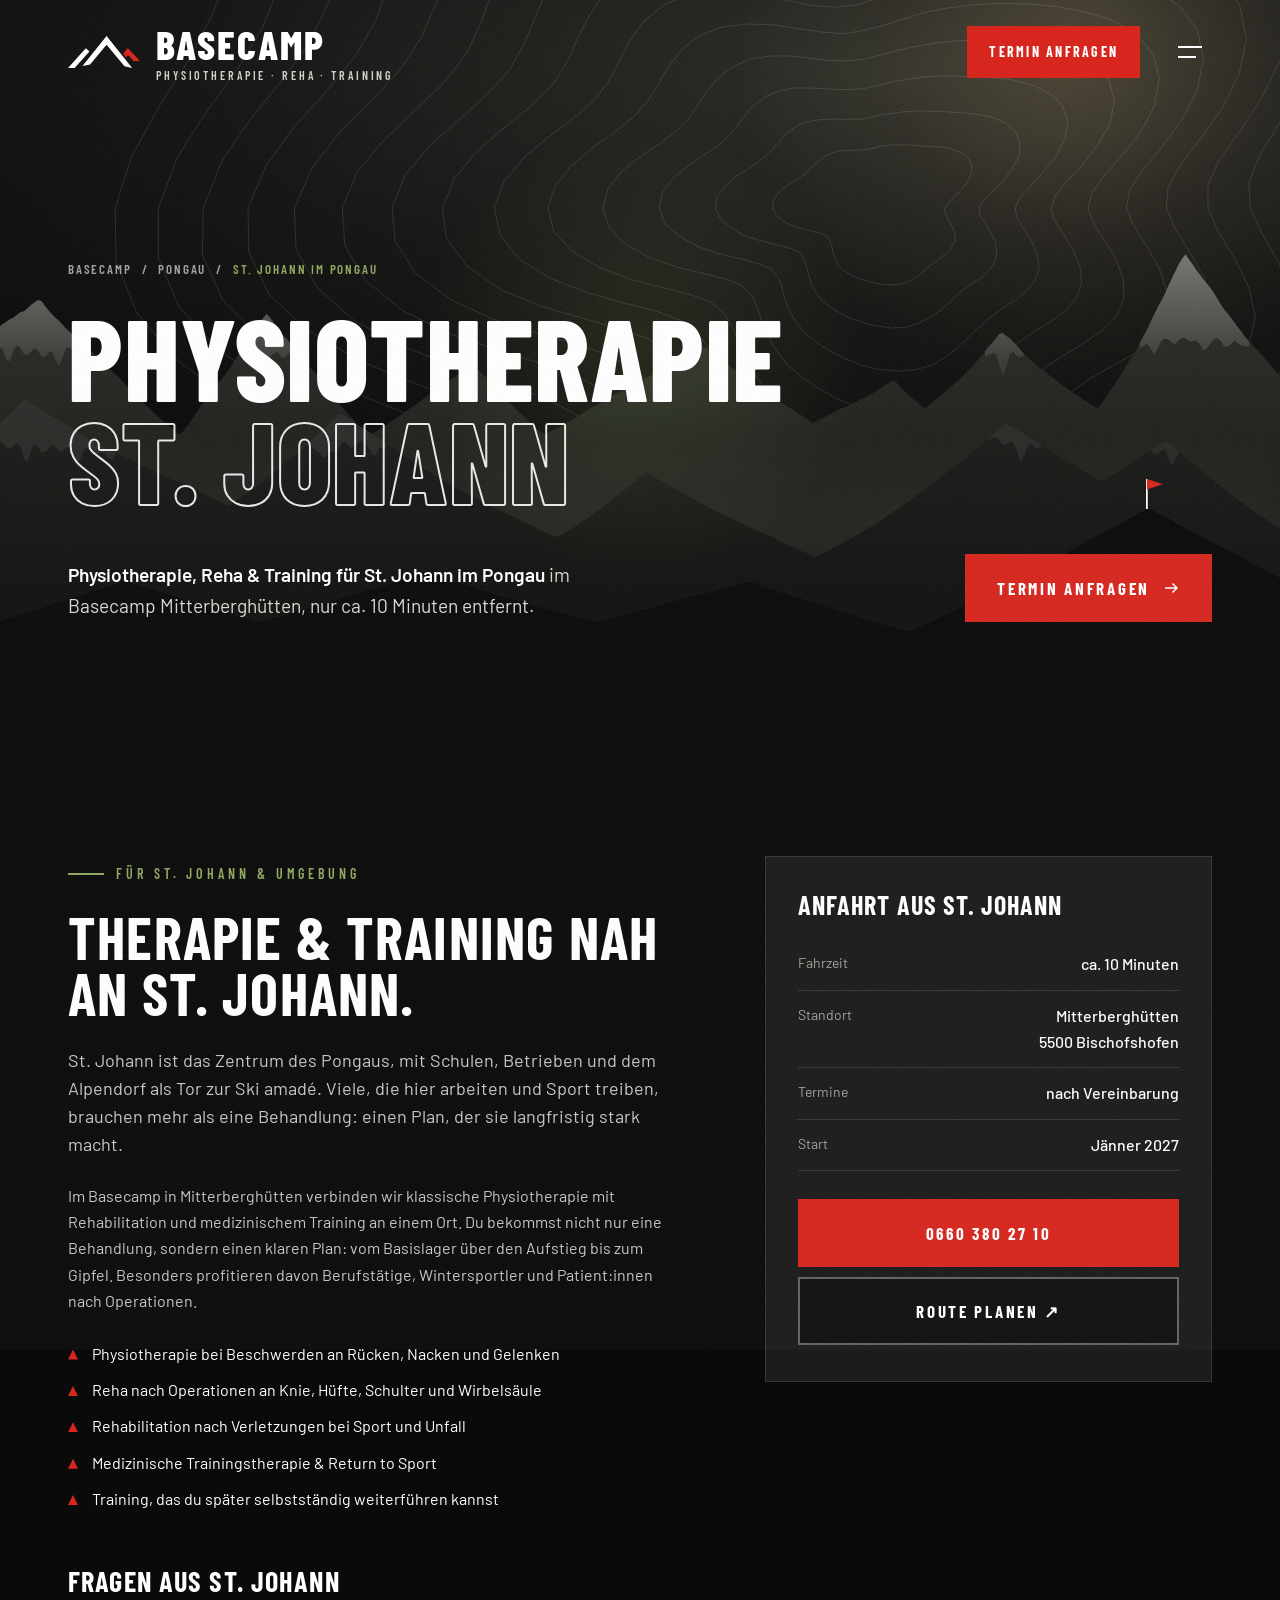
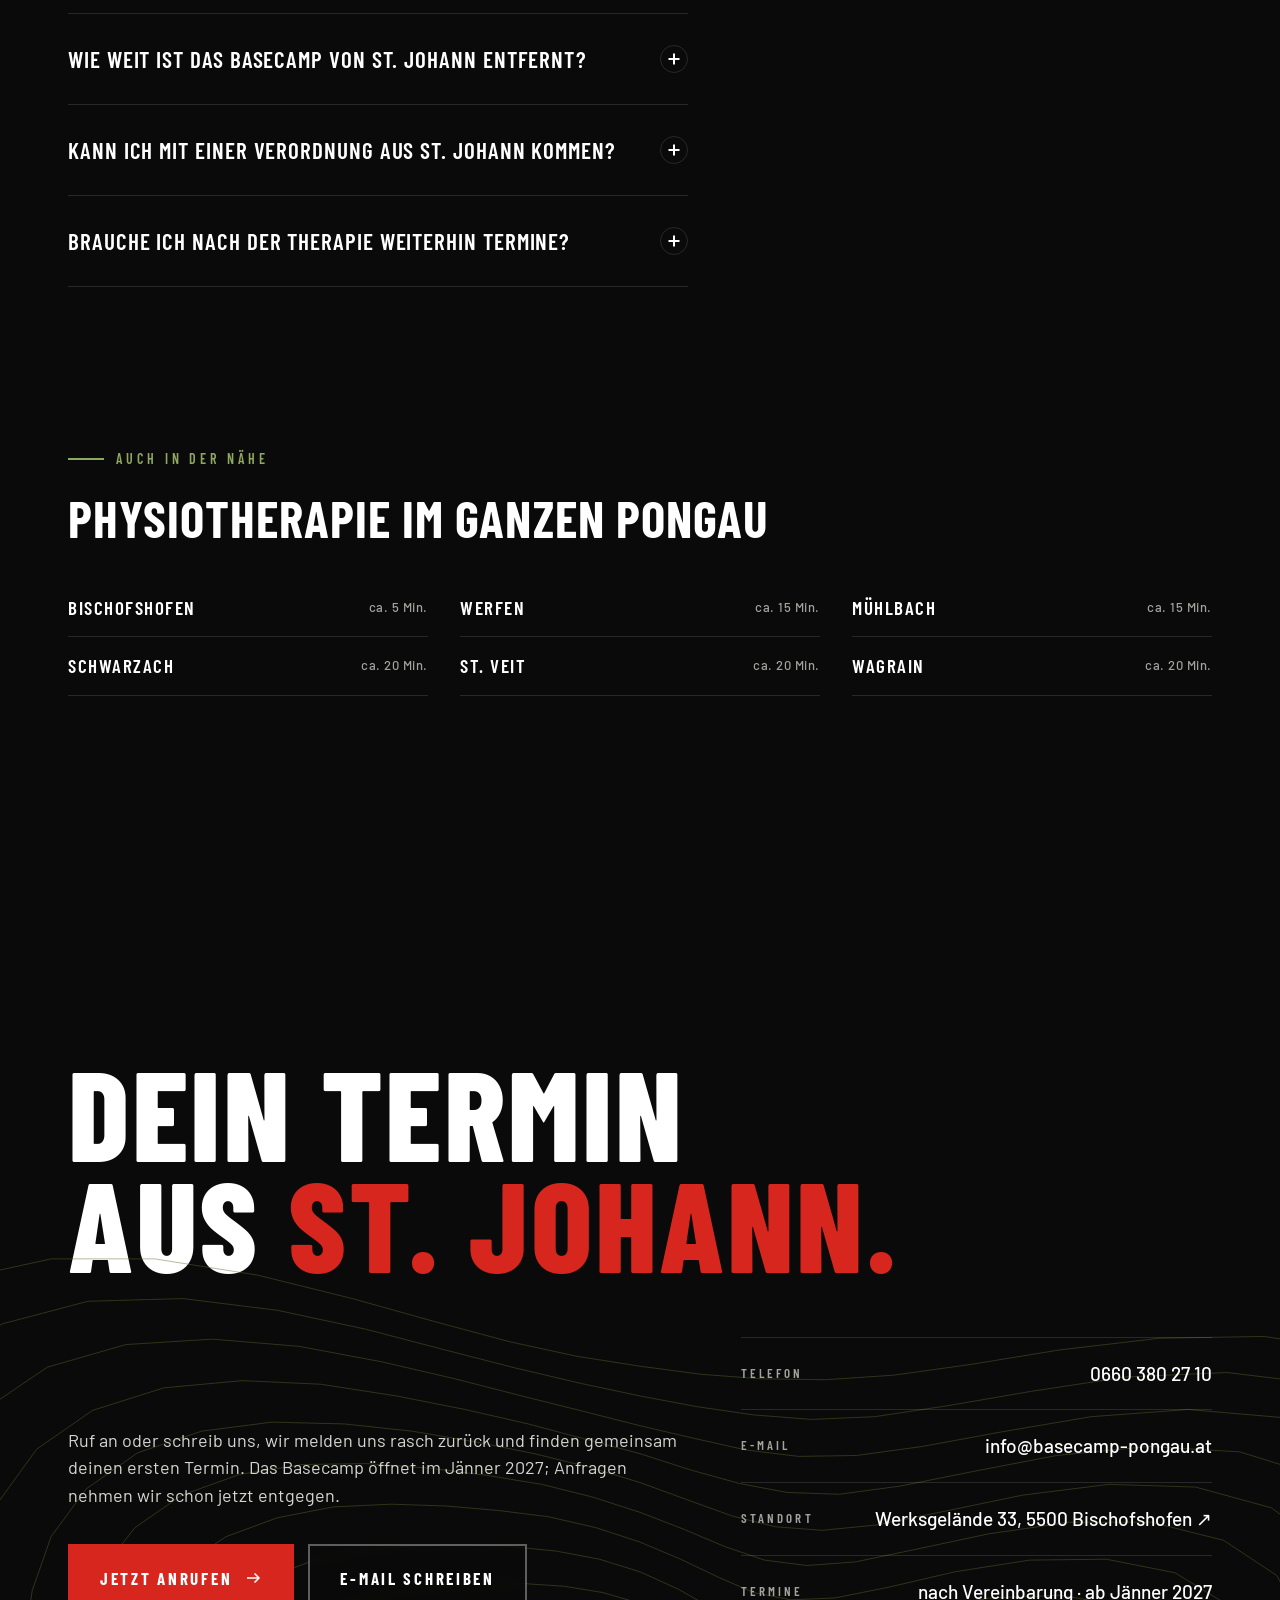
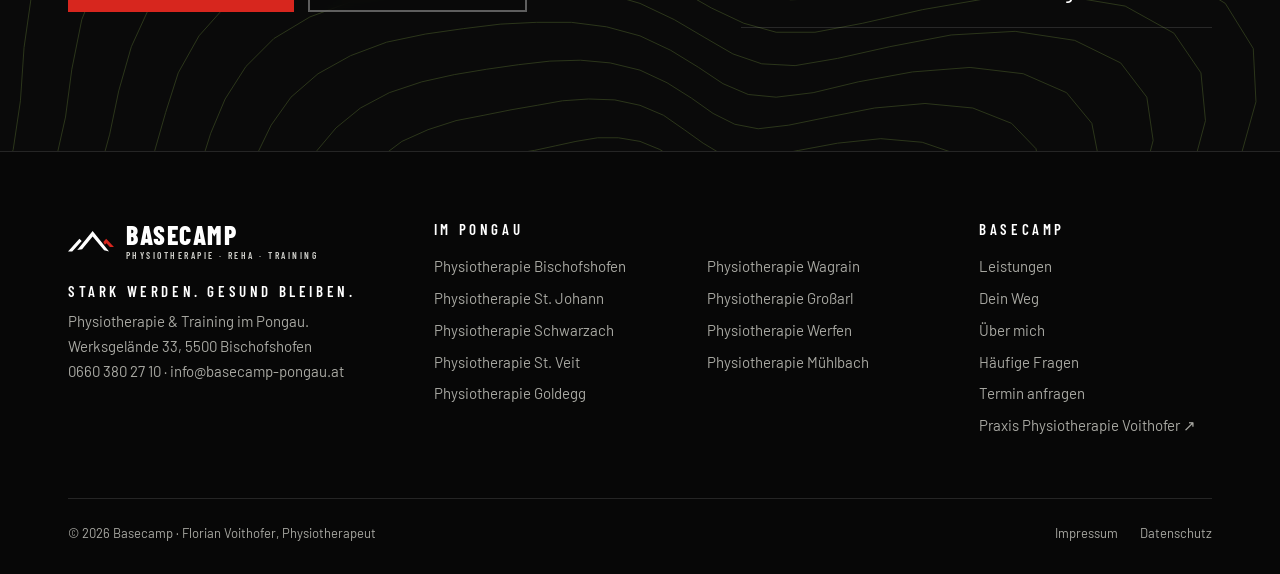
<file: basecamp-website-2/physiotherapie-st-johann-im-pongau.html>
<!doctype html>
<html lang="de-AT">
<head>
<meta charset="utf-8">
<script>document.documentElement.classList.add("js")</script>
<meta name="viewport" content="width=device-width, initial-scale=1">
<title>Physiotherapie St. Johann im Pongau | Basecamp | Reha &amp; Training im Pongau</title>
<meta name="description" content="Physiotherapie, Reha nach OP und Training für St. Johann im Pongau: Das Basecamp in Mitterberghütten ist in ca. 10 Minuten erreichbar. Wahltherapeut. Termin anfragen: 0660 380 27 10.">
<link rel="canonical" href="https://basecamp-pongau.at/physiotherapie-st-johann-im-pongau.html">
<meta name="robots" content="index,follow">
<meta name="geo.region" content="AT-5">
<meta name="geo.placename" content="Mitterberghütten, Bischofshofen">
<meta name="theme-color" content="#0A0A0A">
<meta property="og:type" content="website">
<meta property="og:locale" content="de_AT">
<meta property="og:site_name" content="Basecamp">
<meta property="og:title" content="Physiotherapie St. Johann im Pongau | Basecamp | Reha &amp; Training im Pongau">
<meta property="og:description" content="Physiotherapie, Reha nach OP und Training für St. Johann im Pongau: Das Basecamp in Mitterberghütten ist in ca. 10 Minuten erreichbar. Wahltherapeut. Termin anfragen: 0660 380 27 10.">
<meta property="og:url" content="https://basecamp-pongau.at/physiotherapie-st-johann-im-pongau.html">
<meta property="og:image" content="https://basecamp-pongau.at/assets/img/og-image.jpg">
<meta name="twitter:card" content="summary_large_image">
<link rel="icon" href="assets/img/favicon.svg" type="image/svg+xml">
<link rel="apple-touch-icon" href="assets/img/apple-touch-icon.png">
<link rel="stylesheet" href="css/style.css">
<link rel="preconnect" href="https://fonts.googleapis.com"><link rel="preconnect" href="https://fonts.gstatic.com" crossorigin><link rel="stylesheet" href="https://fonts.googleapis.com/css2?family=Barlow+Condensed:wght@600;700;800&family=Barlow:wght@400;500;600&display=swap">
<script type="application/ld+json">{"@context": "https://schema.org", "@type": "Physiotherapy", "@id": "https://basecamp-pongau.at/#basecamp", "name": "Basecamp · Physiotherapie · Reha · Training", "alternateName": ["Basecamp Pongau", "Basecamp Reha & Training", "Physiotherapie & Training Pongau"], "description": "Physiotherapie, Rehabilitation nach Operationen und Verletzungen sowie medizinisches Training in Mitterberghütten (Bischofshofen). Physiotherapie & Training mitten im Pongau.", "url": "https://basecamp-pongau.at/", "logo": "https://basecamp-pongau.at/assets/img/logo-mark.svg", "image": "https://basecamp-pongau.at/assets/img/og-image.jpg", "telephone": "+43 660 3802710", "email": "info@basecamp-pongau.at", "address": {"@type": "PostalAddress", "addressLocality": "Bischofshofen", "postalCode": "5500", "addressRegion": "Salzburg", "addressCountry": "AT", "streetAddress": "Werksgelände 33"}, "areaServed": [{"@type": "City", "name": "Bischofshofen"}, {"@type": "City", "name": "St. Johann im Pongau"}, {"@type": "City", "name": "Schwarzach im Pongau"}, {"@type": "City", "name": "St. Veit im Pongau"}, {"@type": "City", "name": "Goldegg"}, {"@type": "City", "name": "Wagrain"}, {"@type": "City", "name": "Großarl"}, {"@type": "City", "name": "Werfen"}, {"@type": "City", "name": "Mühlbach am Hochkönig"}, {"@type": "AdministrativeArea", "name": "Pongau"}], "medicalSpecialty": "Physiotherapy", "availableService": [{"@type": "MedicalTherapy", "name": "Physiotherapie"}, {"@type": "MedicalTherapy", "name": "Rehabilitation nach Operationen"}, {"@type": "MedicalTherapy", "name": "Medizinische Trainingstherapie"}, {"@type": "MedicalTherapy", "name": "Sportphysiotherapie / Return to Sport"}], "founder": {"@type": "Person", "name": "Florian Voithofer", "jobTitle": "Physiotherapeut", "url": "https://physio-voithofer.at"}, "knowsLanguage": "de"}</script><script type="application/ld+json">{"@context": "https://schema.org", "@type": "BreadcrumbList", "itemListElement": [{"@type": "ListItem", "position": 1, "name": "Basecamp", "item": "https://basecamp-pongau.at/"}, {"@type": "ListItem", "position": 2, "name": "Physiotherapie St. Johann im Pongau", "item": "https://basecamp-pongau.at/physiotherapie-st-johann-im-pongau.html"}]}</script><script type="application/ld+json">{"@context": "https://schema.org", "@type": "FAQPage", "mainEntity": [{"@type": "Question", "name": "Wie weit ist das Basecamp von St. Johann entfernt?", "acceptedAnswer": {"@type": "Answer", "text": "Von St. Johann im Pongau fährst du entlang der Salzach Richtung Bischofshofen. Nach etwa zehn Minuten bist du in Mitterberghütten. Termine vereinbarst du telefonisch unter 0660 380 27 10 oder per E-Mail."}}, {"@type": "Question", "name": "Kann ich mit einer Verordnung aus St. Johann kommen?", "acceptedAnswer": {"@type": "Answer", "text": "Ja. Jede ärztliche Verordnung für Physiotherapie, egal von welcher Ärztin oder welchem Arzt, kannst du bei uns einlösen. Als Wahltherapeut stellen wir dir eine Rechnung aus, die du bei deiner Krankenversicherung zur Rückerstattung einreichst; wir helfen dir gern dabei."}}, {"@type": "Question", "name": "Brauche ich nach der Therapie weiterhin Termine?", "acceptedAnswer": {"@type": "Answer", "text": "Nicht zwingend. Ziel ist, dass du dein Training selbstständig weiterführen kannst. Viele nutzen danach die Möglichkeit, im Studio eigenständig weiterzutrainieren."}}]}</script>
</head>
<body>
<div class="grain" aria-hidden="true"></div>
<a class="skip" href="#main">Zum Inhalt springen</a>
<header class="hdr">
 <div class="wrap">
  <a class="brand" href="index.html" aria-label="Basecamp, zur Startseite"><svg class="" viewBox="0 0 319 142" fill="#fff" aria-hidden="true"><path d="M 79.06 53.88 L 94.90 68.87 L 29.28 141.85 L 0.00 141.85 Z M 170.84 0.00 L 284.41 141.85 L 250.47 134.35 L 170.84 38.32 L 97.73 126.15 L 64.21 132.51 Z"/><path fill="#D7261E" d="M 264.75 53.60 L 318.92 110.31 L 290.63 110.31 L 267.15 85.70 L 255.84 95.74 L 244.81 77.07 Z"/></svg><span><b>BASECAMP</b><small>PHYSIOTHERAPIE · REHA · TRAINING</small></span></a>
  <nav class="nav" aria-label="Hauptnavigation"><a class="lnk" href="index.html#leistungen">Leistungen</a><a class="lnk" href="index.html#weg">Dein Weg</a><a class="lnk" href="index.html#ueber">Über mich</a><a class="lnk" href="index.html#pongau">Pongau</a><a class="lnk" href="index.html#faq">FAQ</a><a class="btn btn--red" href="index.html#kontakt">Termin anfragen</a>
   <button class="burger" aria-label="Menü öffnen" aria-expanded="false" aria-controls="mnav"><span></span><span></span></button></nav>
 </div>
</header>
<nav class="mnav" id="mnav" aria-label="Mobile Navigation"><a href="index.html#leistungen">Leistungen</a><a href="index.html#weg">Dein Weg</a><a href="index.html#ueber">Über mich</a><a href="index.html#pongau">Pongau</a><a href="index.html#faq">FAQ</a><a href="index.html#kontakt" class="red">Termin</a>
 <div class="mnav-foot">Basecamp · Mitterberghütten<a href="tel:+436603802710">0660 380 27 10</a><a href="mailto:info@basecamp-pongau.at">info@basecamp-pongau.at</a></div></nav>
<main id="main">

<section class="hero subhero" aria-labelledby="hero-h">
 <div class="hero__sky" aria-hidden="true"><div class="hero__sun"></div><div class="hero__topo"><svg viewBox="0 0 1600 900" preserveAspectRatio="xMidYMid slice" aria-hidden="true"><g fill="none" stroke="#fff" stroke-width="1.1"><path d="M1181,260 L1181,266 L1184,272 L1188,279 L1192,287 L1194,295 L1193,303 L1189,310 L1184,316 L1177,321 L1170,327 L1163,332 L1156,338 L1149,344 L1141,349 L1131,354 L1121,356 L1111,356 L1100,355 L1090,353 L1080,350 L1071,347 L1062,343 L1055,338 L1048,332 L1044,324 L1041,316 L1040,308 L1038,302 L1035,296 L1029,293 L1019,290 L1007,287 L993,283 L980,277 L970,269 L966,260 L967,251 L972,242 L981,234 L990,228 L999,222 L1007,217 L1013,211 L1019,206 L1025,200 L1032,195 L1040,191 L1049,189 L1058,188 L1067,188 L1076,187 L1084,187 L1092,185 L1100,183 L1109,182 L1117,181 L1126,181 L1136,181 L1145,182 L1156,183 L1167,183 L1179,184 L1192,187 L1203,191 L1211,198 L1215,207 L1214,217 L1209,228 L1201,238 L1192,247 L1185,254 L1181,260Z"/><path d="M1224,260 L1225,269 L1231,278 L1238,290 L1244,302 L1246,315 L1244,326 L1237,337 L1228,346 L1217,353 L1206,361 L1196,369 L1186,379 L1175,388 L1162,397 L1148,404 L1133,409 L1116,410 L1100,408 L1084,405 L1069,400 L1055,394 L1042,387 L1031,379 L1022,369 L1015,357 L1011,345 L1008,333 L1005,324 L1000,316 L990,311 L975,307 L955,302 L934,296 L915,286 L901,274 L894,260 L896,246 L906,233 L919,221 L934,212 L947,203 L958,194 L967,185 L975,176 L983,167 L994,159 L1006,153 L1021,150 L1035,149 L1050,149 L1063,149 L1075,149 L1088,147 L1100,144 L1113,142 L1127,140 L1141,139 L1155,139 L1170,139 L1187,140 L1204,141 L1223,143 L1242,147 L1258,154 L1270,165 L1275,179 L1274,195 L1265,212 L1253,227 L1240,240 L1229,251 L1224,260Z"/><path d="M1269,260 L1271,272 L1279,285 L1289,300 L1296,317 L1299,334 L1294,350 L1284,363 L1271,374 L1255,384 L1241,394 L1227,406 L1214,418 L1200,432 L1184,445 L1166,456 L1145,462 L1122,464 L1100,462 L1078,457 L1058,449 L1040,440 L1023,430 L1008,418 L996,404 L987,389 L981,373 L977,358 L972,346 L964,336 L949,330 L928,324 L902,318 L874,309 L848,295 L831,279 L824,260 L828,241 L841,223 L859,208 L878,195 L895,184 L909,172 L920,159 L930,146 L941,133 L955,122 L972,114 L992,110 L1012,110 L1032,111 L1050,112 L1067,112 L1084,110 L1100,106 L1117,102 L1136,99 L1155,96 L1175,95 L1196,95 L1218,96 L1242,97 L1267,100 L1292,107 L1313,117 L1328,132 L1335,152 L1331,174 L1320,196 L1303,216 L1287,234 L1274,248 L1269,260Z"/><path d="M1314,260 L1318,275 L1329,292 L1341,312 L1350,333 L1352,354 L1345,373 L1331,389 L1312,403 L1293,414 L1275,427 L1259,441 L1243,458 L1226,476 L1206,494 L1183,508 L1157,517 L1128,520 L1100,517 L1073,509 L1047,499 L1024,486 L1003,472 L985,457 L971,439 L960,420 L952,401 L946,383 L939,368 L927,357 L908,349 L880,342 L847,334 L812,322 L782,305 L761,284 L754,260 L760,236 L777,214 L800,196 L824,180 L844,165 L860,149 L872,132 L883,115 L897,98 L915,84 L937,74 L963,70 L989,70 L1015,73 L1038,76 L1059,76 L1080,74 L1100,69 L1122,63 L1145,58 L1169,54 L1195,51 L1222,50 L1251,51 L1281,53 L1312,58 L1342,66 L1368,80 L1386,100 L1393,125 L1388,153 L1373,180 L1353,206 L1333,227 L1319,245 L1314,260Z"/><path d="M1360,260 L1367,279 L1380,300 L1395,323 L1404,349 L1405,374 L1395,396 L1376,415 L1353,430 L1330,444 L1308,458 L1289,476 L1271,497 L1252,521 L1229,543 L1201,562 L1169,574 L1135,577 L1100,573 L1067,563 L1036,548 L1009,532 L985,513 L964,494 L947,473 L933,450 L924,428 L915,408 L905,391 L889,378 L865,369 L831,360 L791,350 L750,335 L715,314 L692,289 L685,260 L694,232 L715,206 L743,183 L770,164 L793,145 L810,126 L823,105 L836,83 L852,62 L874,45 L902,34 L934,30 L967,31 L998,36 L1026,40 L1052,42 L1076,39 L1100,33 L1126,25 L1154,16 L1184,10 L1216,6 L1249,4 L1284,5 L1321,8 L1357,15 L1392,26 L1422,44 L1442,69 L1449,99 L1443,132 L1426,165 L1402,195 L1380,220 L1365,241 L1360,260Z"/><path d="M1408,260 L1417,282 L1433,307 L1449,335 L1459,365 L1458,393 L1444,419 L1421,440 L1393,456 L1365,472 L1340,489 L1319,511 L1300,537 L1278,566 L1252,594 L1220,617 L1182,631 L1141,635 L1100,629 L1061,616 L1026,597 L994,576 L967,553 L943,530 L923,505 L907,480 L895,455 L884,433 L870,414 L850,400 L820,389 L781,379 L735,366 L688,348 L649,324 L625,293 L618,260 L630,227 L655,197 L686,171 L717,148 L742,126 L760,103 L774,77 L788,50 L806,25 L832,5 L866,-7 L905,-11 L944,-7 L982,0 L1015,7 L1045,9 L1072,6 L1100,-3 L1130,-14 L1163,-25 L1199,-35 L1237,-41 L1277,-43 L1318,-42 L1361,-38 L1403,-29 L1442,-14 L1475,8 L1497,38 L1504,73 L1497,112 L1477,150 L1451,185 L1427,214 L1412,238 L1408,260Z"/><path d="M1458,260 L1469,286 L1487,315 L1505,347 L1514,381 L1510,413 L1492,441 L1464,464 L1431,482 L1399,499 L1372,519 L1349,545 L1328,576 L1305,612 L1276,646 L1238,673 L1195,690 L1147,694 L1100,686 L1055,668 L1015,645 L980,619 L949,592 L922,565 L900,537 L882,509 L866,483 L852,459 L834,439 L809,423 L774,411 L729,398 L677,383 L626,362 L584,333 L558,298 L553,260 L568,223 L596,189 L631,159 L663,133 L690,107 L708,79 L722,48 L738,17 L759,-13 L790,-35 L830,-48 L876,-51 L923,-44 L966,-35 L1004,-26 L1038,-23 L1069,-27 L1100,-38 L1134,-53 L1172,-68 L1214,-80 L1259,-88 L1305,-92 L1353,-90 L1401,-84 L1448,-72 L1492,-53 L1527,-27 L1550,8 L1558,49 L1549,92 L1528,135 L1500,174 L1475,207 L1460,235 L1458,260Z"/><path d="M1510,260 L1523,290 L1543,322 L1561,359 L1569,396 L1561,432 L1539,463 L1505,487 L1468,507 L1433,526 L1403,549 L1379,579 L1358,617 L1332,659 L1300,699 L1258,731 L1208,750 L1154,754 L1100,743 L1050,721 L1005,692 L966,661 L932,629 L903,598 L878,568 L856,539 L837,510 L819,485 L797,464 L767,447 L727,432 L676,418 L619,400 L564,375 L520,342 L494,302 L490,260 L507,218 L538,181 L576,148 L610,117 L637,87 L655,55 L670,19 L686,-18 L711,-51 L748,-76 L794,-89 L848,-90 L901,-81 L951,-68 L994,-57 L1031,-53 L1065,-59 L1100,-73 L1139,-92 L1182,-112 L1230,-128 L1281,-138 L1334,-141 L1388,-139 L1441,-130 L1493,-115 L1540,-92 L1578,-61 L1602,-21 L1610,24 L1601,73 L1578,121 L1550,164 L1524,200 L1510,231 L1510,260Z"/><path d="M1563,260 L1578,293 L1599,330 L1617,371 L1623,412 L1611,451 L1584,483 L1545,509 L1503,531 L1465,552 L1434,579 L1410,614 L1387,658 L1360,707 L1324,753 L1278,790 L1221,811 L1161,814 L1100,799 L1044,772 L995,738 L952,701 L916,665 L884,631 L855,599 L831,568 L808,539 L785,512 L758,490 L723,471 L678,455 L623,438 L562,417 L503,388 L457,351 L431,307 L428,260 L447,214 L482,173 L521,136 L556,102 L583,67 L601,29 L615,-11 L634,-53 L663,-90 L705,-117 L759,-130 L820,-128 L881,-116 L936,-100 L984,-87 L1024,-83 L1062,-91 L1100,-109 L1143,-133 L1192,-157 L1246,-176 L1304,-188 L1363,-192 L1423,-188 L1482,-176 L1537,-157 L1587,-130 L1627,-94 L1653,-50 L1661,1 L1651,54 L1628,106 L1600,153 L1575,193 L1561,228 L1563,260Z"/><path d="M1618,260 L1635,297 L1656,338 L1673,383 L1676,428 L1660,469 L1627,504 L1584,531 L1538,554 L1497,578 L1465,608 L1441,649 L1418,700 L1389,756 L1350,809 L1298,850 L1235,873 L1167,874 L1100,855 L1039,822 L985,782 L939,740 L900,700 L865,663 L833,629 L805,598 L777,568 L749,540 L718,517 L678,496 L628,478 L569,458 L504,433 L443,401 L396,359 L370,311 L368,260 L390,210 L425,165 L466,124 L501,86 L527,46 L545,4 L560,-43 L580,-89 L613,-129 L662,-158 L724,-170 L793,-166 L861,-150 L922,-130 L974,-116 L1018,-112 L1058,-122 L1100,-145 L1147,-174 L1202,-203 L1263,-226 L1327,-240 L1393,-243 L1458,-237 L1522,-222 L1581,-198 L1633,-167 L1675,-126 L1702,-77 L1711,-22 L1702,36 L1679,91 L1651,142 L1627,186 L1615,224 L1618,260Z"/><path d="M1675,260 L1692,301 L1714,347 L1728,395 L1728,443 L1707,487 L1669,523 L1621,552 L1571,576 L1529,603 L1497,638 L1472,685 L1449,744 L1419,807 L1376,866 L1318,912 L1249,935 L1174,934 L1100,910 L1033,871 L976,825 L927,777 L885,733 L847,695 L811,660 L778,628 L746,598 L713,570 L676,545 L632,522 L578,501 L515,478 L448,450 L385,413 L336,368 L311,315 L310,260 L333,206 L369,157 L410,112 L445,69 L470,25 L487,-23 L502,-75 L526,-126 L564,-169 L619,-198 L689,-209 L766,-202 L842,-183 L909,-160 L965,-143 L1012,-141 L1055,-154 L1100,-182 L1152,-217 L1213,-251 L1280,-278 L1351,-293 L1424,-295 L1494,-286 L1561,-267 L1623,-239 L1678,-202 L1722,-157 L1750,-104 L1760,-45 L1752,17 L1730,77 L1703,131 L1681,178 L1670,220 L1675,260Z"/><path d="M1734,260 L1751,306 L1771,355 L1783,406 L1778,457 L1752,503 L1709,541 L1656,572 L1604,598 L1560,628 L1528,668 L1505,722 L1481,788 L1449,860 L1403,925 L1339,974 L1262,997 L1180,993 L1100,964 L1028,919 L967,866 L915,813 L870,766 L829,726 L789,691 L751,659 L713,629 L675,600 L633,574 L584,549 L527,525 L461,498 L392,466 L328,425 L279,376 L253,319 L254,260 L277,202 L313,149 L353,100 L387,52 L411,3 L427,-51 L444,-107 L470,-163 L514,-209 L577,-239 L656,-248 L741,-237 L824,-214 L896,-188 L956,-170 L1005,-169 L1051,-187 L1100,-220 L1157,-261 L1224,-300 L1298,-330 L1376,-346 L1454,-347 L1529,-335 L1600,-311 L1665,-278 L1721,-237 L1767,-188 L1797,-130 L1808,-67 L1802,-2 L1783,61 L1758,119 L1737,170 L1728,216 L1734,260Z"/><path d="M1793,260 L1810,310 L1828,363 L1836,418 L1827,472 L1796,520 L1748,559 L1691,591 L1636,620 L1592,654 L1561,700 L1538,761 L1515,835 L1481,913 L1430,985 L1360,1036 L1276,1059 L1187,1052 L1100,1017 L1023,964 L958,905 L903,848 L855,798 L810,757 L766,722 L723,691 L679,661 L635,632 L588,603 L536,576 L476,548 L408,518 L338,482 L273,437 L224,384 L198,323 L198,260 L221,198 L257,141 L296,88 L328,35 L350,-20 L366,-79 L384,-141 L415,-200 L465,-248 L536,-278 L623,-285 L717,-270 L807,-243 L884,-214 L947,-196 L999,-197 L1048,-220 L1100,-259 L1162,-307 L1235,-352 L1316,-385 L1401,-401 L1484,-400 L1564,-383 L1638,-354 L1705,-316 L1763,-270 L1810,-217 L1842,-156 L1857,-90 L1853,-21 L1836,46 L1814,107 L1795,162 L1787,212 L1793,260Z"/><path d="M1854,260 L1869,314 L1883,371 L1888,429 L1873,485 L1837,535 L1784,576 L1724,610 L1669,642 L1625,680 L1595,732 L1573,800 L1549,882 L1513,969 L1457,1045 L1381,1099 L1290,1121 L1193,1109 L1100,1068 L1018,1008 L949,943 L892,881 L841,830 L792,788 L743,754 L694,724 L644,695 L594,665 L543,634 L487,603 L424,572 L356,538 L285,497 L220,449 L171,391 L145,327 L144,260 L165,195 L199,133 L236,75 L266,17 L287,-43 L303,-108 L324,-175 L359,-238 L416,-287 L495,-316 L592,-320 L694,-302 L790,-271 L873,-240 L939,-222 L993,-226 L1044,-254 L1100,-300 L1167,-354 L1246,-404 L1334,-440 L1426,-456 L1515,-452 L1598,-430 L1674,-396 L1743,-353 L1803,-303 L1853,-245 L1888,-181 L1905,-112 L1906,-41 L1892,29 L1872,95 L1855,154 L1848,208 L1854,260Z"/></g></svg></div></div>
<div class="hero__ridges" aria-hidden="true">
  <div class="ridge ridge--1" data-depth=".55"><svg viewBox="0 0 1600 420" preserveAspectRatio="none">
   <defs><linearGradient id="rg1" x1="0" y1="0" x2="0" y2="1"><stop offset="0" stop-color="#2E2F2A"/><stop offset=".75" stop-color="#1B1C19"/></linearGradient>
   <linearGradient id="sn" x1="0" y1="0" x2="0" y2="1"><stop offset="0" stop-color="#fff" stop-opacity=".34"/><stop offset="1" stop-color="#fff" stop-opacity=".06"/></linearGradient></defs>
   <path d="M0,420 L0,188.3 L4,185.4 L8,183.0 L12,179.7 L16,177.7 L20,174.5 L24,171.1 L28,167.9 L32,164.1 L36,161.0 L40,157.9 L44,153.4 L48,149.8 L52,146.4 L56,142.3 L60,138.5 L64,135.5 L68,132.6 L72,130.0 L76,127.2 L80,124.6 L84,121.9 L88,120.0 L92,116.8 L96,114.0 L100,112.7 L104,109.4 L108,105.6 L112,102.5 L116,99.9 L120,101.3 L124,106.7 L128,111.8 L132,116.5 L136,120.5 L140,123.9 L144,128.1 L148,132.6 L152,136.1 L156,140.3 L160,142.2 L164,145.7 L168,149.3 L172,153.7 L176,157.7 L180,161.3 L184,165.7 L188,170.1 L192,174.3 L196,178.1 L200,180.9 L204,184.8 L208,188.1 L212,192.5 L216,196.7 L220,201.4 L224,205.6 L228,209.5 L232,213.6 L236,217.0 L240,220.9 L244,224.4 L248,228.3 L252,232.3 L256,235.6 L260,238.8 L264,242.3 L268,245.6 L272,249.0 L276,252.8 L280,250.0 L284,244.8 L288,239.5 L292,233.6 L296,227.8 L300,222.0 L304,216.6 L308,211.3 L312,206.2 L316,200.8 L320,195.0 L324,190.4 L328,185.4 L332,180.1 L336,174.0 L340,167.9 L344,161.7 L348,156.0 L352,150.3 L356,144.5 L360,137.8 L364,131.7 L368,125.9 L372,119.9 L376,115.9 L380,120.4 L384,125.9 L388,131.7 L392,137.0 L396,141.7 L400,145.8 L404,150.9 L408,156.5 L412,161.3 L416,165.6 L420,170.9 L424,175.2 L428,180.0 L432,184.5 L436,189.6 L440,194.8 L444,199.4 L448,204.5 L452,209.8 L456,214.3 L460,219.6 L464,224.8 L468,229.4 L472,233.5 L476,238.0 L480,242.8 L484,247.5 L488,252.0 L492,253.8 L496,251.7 L500,249.1 L504,246.9 L508,244.3 L512,241.7 L516,238.8 L520,236.1 L524,233.6 L528,230.6 L532,227.8 L536,224.9 L540,222.3 L544,219.8 L548,216.7 L552,213.7 L556,210.8 L560,207.9 L564,204.9 L568,202.1 L572,199.5 L576,197.3 L580,194.6 L584,191.3 L588,188.3 L592,185.4 L596,182.9 L600,181.2 L604,178.3 L608,176.1 L612,175.3 L616,179.2 L620,183.5 L624,187.8 L628,192.0 L632,195.4 L636,199.4 L640,203.6 L644,207.9 L648,212.1 L652,216.6 L656,220.4 L660,225.0 L664,228.7 L668,232.2 L672,236.5 L676,240.6 L680,243.9 L684,247.3 L688,250.9 L692,252.1 L696,250.6 L700,248.4 L704,246.4 L708,244.5 L712,242.3 L716,239.9 L720,237.5 L724,235.1 L728,233.1 L732,230.4 L736,227.8 L740,225.6 L744,223.0 L748,221.0 L752,219.0 L756,216.8 L760,213.7 L764,211.3 L768,208.8 L772,206.9 L776,205.1 L780,203.6 L784,202.1 L788,200.2 L792,198.2 L796,196.3 L800,193.9 L804,191.3 L808,188.2 L812,185.9 L816,183.9 L820,181.8 L824,179.5 L828,177.0 L832,175.9 L836,173.6 L840,171.9 L844,169.9 L848,167.5 L852,165.7 L856,162.9 L860,160.4 L864,157.9 L868,155.3 L872,153.1 L876,155.6 L880,158.9 L884,162.2 L888,165.6 L892,168.3 L896,171.8 L900,173.9 L904,176.7 L908,179.0 L912,181.8 L916,185.3 L920,189.0 L924,192.4 L928,195.5 L932,198.4 L936,201.1 L940,204.1 L944,206.5 L948,209.0 L952,211.5 L956,213.7 L960,216.4 L964,218.7 L968,221.2 L972,223.2 L976,225.7 L980,228.6 L984,231.8 L988,234.2 L992,237.0 L996,240.1 L1000,238.1 L1004,235.8 L1008,234.1 L1012,232.2 L1016,230.1 L1020,227.9 L1024,225.5 L1028,222.9 L1032,222.2 L1036,220.4 L1040,218.3 L1044,216.7 L1048,214.5 L1052,212.2 L1056,210.6 L1060,208.3 L1064,206.4 L1068,203.6 L1072,201.1 L1076,198.5 L1080,196.1 L1084,193.6 L1088,191.1 L1092,194.3 L1096,199.0 L1100,203.3 L1104,206.9 L1108,210.4 L1112,213.4 L1116,217.1 L1120,220.6 L1124,223.2 L1128,219.5 L1132,216.5 L1136,213.4 L1140,209.6 L1144,206.7 L1148,203.2 L1152,199.7 L1156,196.3 L1160,193.0 L1164,189.2 L1168,185.1 L1172,181.0 L1176,176.9 L1180,172.4 L1184,168.2 L1188,163.2 L1192,158.3 L1196,153.2 L1200,148.8 L1204,144.1 L1208,138.9 L1212,137.1 L1216,140.5 L1220,143.4 L1224,147.5 L1228,151.6 L1232,156.2 L1236,160.6 L1240,164.6 L1244,167.7 L1248,171.6 L1252,175.3 L1256,178.7 L1260,181.3 L1264,184.6 L1268,187.8 L1272,190.7 L1276,194.0 L1280,197.1 L1284,199.7 L1288,202.4 L1292,205.4 L1296,208.1 L1300,210.5 L1304,213.3 L1308,215.6 L1312,218.3 L1316,221.1 L1320,223.4 L1324,218.6 L1328,212.5 L1332,206.4 L1336,200.6 L1340,195.3 L1344,189.0 L1348,182.3 L1352,175.6 L1356,169.0 L1360,162.4 L1364,156.5 L1368,148.9 L1372,140.9 L1376,133.7 L1380,125.4 L1384,117.0 L1388,108.7 L1392,101.3 L1396,93.9 L1400,84.8 L1404,76.0 L1408,68.1 L1412,59.7 L1416,53.0 L1420,47.9 L1424,54.3 L1428,59.5 L1432,65.5 L1436,70.6 L1440,76.3 L1444,80.9 L1448,86.0 L1452,91.5 L1456,98.2 L1460,105.0 L1464,110.7 L1468,115.5 L1472,120.8 L1476,126.4 L1480,131.9 L1484,136.6 L1488,142.3 L1492,147.0 L1496,151.4 L1500,155.5 L1504,159.9 L1508,164.1 L1512,168.7 L1516,173.2 L1520,178.3 L1524,182.7 L1528,186.6 L1532,191.4 L1536,195.2 L1540,199.8 L1544,203.6 L1548,207.3 L1552,210.5 L1556,214.0 L1560,217.6 L1564,221.8 L1568,224.7 L1572,227.9 L1576,231.2 L1580,234.6 L1584,237.8 L1588,241.1 L1592,244.5 L1596,248.1 L1600,251.1 L1600,420 Z" fill="url(#rg1)"/><path d="M44,153.4 L48,149.8 L52,146.4 L56,142.3 L60,138.5 L64,135.5 L68,132.6 L72,130.0 L76,127.2 L80,124.6 L84,121.9 L88,120.0 L92,116.8 L96,114.0 L100,112.7 L104,109.4 L108,105.6 L112,102.5 L116,99.9 L120,101.3 L124,106.7 L128,111.8 L132,116.5 L136,120.5 L140,123.9 L144,128.1 L148,132.6 L152,136.1 L156,140.3 L160,142.2 L164,145.7 L168,149.3 L172,153.7 L176,157.7 L176,163.1 L172,157.3 L168,157.9 L164,164.1 L160,165.3 L156,159.6 L152,153.6 L148,154.8 L144,165.1 L140,175.5 L136,168.3 L132,158.6 L128,159.7 L124,165.0 L120,164.6 L116,157.8 L112,154.6 L108,158.8 L104,162.9 L100,161.6 L96,154.4 L92,151.5 L88,157.7 L84,169.4 L80,168.5 L76,156.3 L72,153.2 L68,155.7 L64,160.2 L60,157.5 L56,152.8 L52,152.5 L48,158.0 L44,159.7Z M344,161.7 L348,156.0 L352,150.3 L356,144.5 L360,137.8 L364,131.7 L368,125.9 L372,119.9 L376,115.9 L380,120.4 L384,125.9 L388,131.7 L392,137.0 L396,141.7 L400,145.8 L404,150.9 L408,156.5 L412,161.3 L416,165.6 L416,177.4 L412,168.6 L408,163.2 L404,158.5 L400,161.1 L396,165.6 L392,164.2 L388,159.2 L384,160.5 L380,165.2 L376,168.2 L372,169.4 L368,179.0 L364,184.5 L360,175.4 L356,169.5 L352,165.8 L348,162.3 L344,163.4Z M1192,158.3 L1196,153.2 L1200,148.8 L1204,144.1 L1208,138.9 L1212,137.1 L1216,140.5 L1220,143.4 L1224,147.5 L1228,151.6 L1232,156.2 L1236,160.6 L1236,163.4 L1232,165.4 L1228,163.6 L1224,158.2 L1220,162.0 L1216,178.0 L1212,187.1 L1208,172.1 L1204,160.6 L1200,161.1 L1196,162.4 L1192,164.6Z M1368,148.9 L1372,140.9 L1376,133.7 L1380,125.4 L1384,117.0 L1388,108.7 L1392,101.3 L1396,93.9 L1400,84.8 L1404,76.0 L1408,68.1 L1412,59.7 L1416,53.0 L1420,47.9 L1424,54.3 L1428,59.5 L1432,65.5 L1436,70.6 L1440,76.3 L1444,80.9 L1448,86.0 L1452,91.5 L1456,98.2 L1460,105.0 L1464,110.7 L1468,115.5 L1472,120.8 L1476,126.4 L1480,131.9 L1484,136.6 L1488,142.3 L1492,147.0 L1492,153.5 L1488,152.4 L1484,151.4 L1480,149.6 L1476,146.0 L1472,149.3 L1468,152.8 L1464,153.1 L1460,146.6 L1456,143.2 L1452,144.8 L1448,149.9 L1444,155.2 L1440,157.4 L1436,149.8 L1432,145.9 L1428,146.9 L1424,146.7 L1420,143.5 L1416,142.8 L1412,145.7 L1408,150.4 L1404,147.9 L1400,144.7 L1396,144.1 L1392,147.3 L1388,156.1 L1384,162.2 L1380,154.6 L1376,149.3 L1372,152.3 L1368,154.4Z" fill="url(#sn)"/></svg></div>
  <div class="hero__mist"></div>
  <div class="ridge ridge--2" data-depth=".3"><svg viewBox="0 0 1600 420" preserveAspectRatio="none">
   <defs><linearGradient id="rg2" x1="0" y1="0" x2="0" y2="1"><stop offset="0" stop-color="#1C1D1A"/><stop offset=".8" stop-color="#111210"/></linearGradient></defs>
   <path d="M0,420 L0,229.1 L4,225.6 L8,222.0 L12,218.7 L16,215.4 L20,211.9 L24,208.2 L28,204.8 L32,201.4 L36,197.9 L40,194.4 L44,191.6 L48,188.4 L52,184.9 L56,181.2 L60,177.2 L64,173.7 L68,169.9 L72,165.6 L76,161.7 L80,157.8 L84,154.4 L88,150.5 L92,146.3 L96,142.6 L100,138.3 L104,139.3 L108,141.9 L112,144.1 L116,147.0 L120,149.2 L124,151.9 L128,154.5 L132,157.4 L136,160.0 L140,162.2 L144,164.4 L148,166.6 L152,169.0 L156,171.3 L160,173.9 L164,176.3 L168,178.6 L172,181.4 L176,183.7 L180,185.8 L184,188.0 L188,190.3 L192,192.4 L196,194.3 L200,196.5 L204,198.6 L208,200.8 L212,202.7 L216,204.4 L220,206.3 L224,208.3 L228,210.5 L232,212.1 L236,214.1 L240,216.3 L244,217.9 L248,219.9 L252,221.8 L256,223.6 L260,225.1 L264,226.8 L268,228.5 L272,230.4 L276,232.3 L280,234.0 L284,235.8 L288,237.2 L292,239.2 L296,241.1 L300,243.0 L304,245.0 L308,246.8 L312,248.8 L316,250.9 L320,252.9 L324,254.7 L328,256.7 L332,258.9 L336,257.0 L340,254.1 L344,251.2 L348,248.2 L352,245.4 L356,242.6 L360,239.9 L364,236.9 L368,233.8 L372,230.7 L376,227.6 L380,224.1 L384,220.6 L388,217.2 L392,213.8 L396,210.7 L400,207.4 L404,204.3 L408,201.0 L412,197.7 L416,194.2 L420,190.7 L424,186.8 L428,183.0 L432,179.1 L436,175.6 L440,172.2 L444,168.2 L448,164.3 L452,159.9 L456,155.8 L460,154.3 L464,156.9 L468,159.5 L472,161.5 L476,164.4 L480,167.2 L484,169.7 L488,172.2 L492,174.7 L496,177.4 L500,180.2 L504,182.6 L508,185.0 L512,187.7 L516,190.8 L520,193.5 L524,196.4 L528,199.0 L532,202.1 L536,204.7 L540,207.1 L544,209.8 L548,212.7 L552,215.3 L556,217.9 L560,220.5 L564,222.6 L568,224.9 L572,227.6 L576,229.9 L580,232.3 L584,234.5 L588,236.5 L592,238.8 L596,240.8 L600,243.1 L604,245.5 L608,247.7 L612,249.8 L616,251.6 L620,253.8 L624,255.7 L628,257.6 L632,259.6 L636,261.9 L640,264.0 L644,265.6 L648,267.7 L652,269.5 L656,271.6 L660,273.1 L664,275.1 L668,277.1 L672,279.0 L676,281.0 L680,283.1 L684,285.1 L688,287.0 L692,288.9 L696,290.6 L700,292.6 L704,294.2 L708,293.6 L712,291.2 L716,288.7 L720,286.3 L724,283.9 L728,281.3 L732,278.2 L736,275.6 L740,272.9 L744,270.1 L748,267.3 L752,264.5 L756,261.5 L760,258.2 L764,255.4 L768,252.1 L772,248.5 L776,245.4 L780,242.6 L784,239.6 L788,236.5 L792,233.4 L796,230.4 L800,226.7 L804,223.9 L808,221.0 L812,223.1 L816,225.9 L820,228.1 L824,230.4 L828,232.9 L832,235.3 L836,237.4 L840,239.6 L844,241.6 L848,243.8 L852,246.1 L856,248.6 L860,251.1 L864,253.3 L868,255.4 L872,257.7 L876,259.9 L880,261.9 L884,263.9 L888,265.9 L892,267.8 L896,269.7 L900,271.7 L904,273.6 L908,275.3 L912,277.3 L916,279.2 L920,281.0 L924,283.0 L928,284.8 L932,286.4 L936,288.4 L940,290.1 L944,291.8 L948,293.5 L952,295.2 L956,297.2 L960,299.4 L964,301.3 L968,303.2 L972,305.2 L976,306.9 L980,308.7 L984,310.5 L988,312.2 L992,313.9 L996,315.6 L1000,317.0 L1004,315.1 L1008,313.2 L1012,311.2 L1016,309.0 L1020,306.9 L1024,304.6 L1028,302.2 L1032,300.1 L1036,298.0 L1040,295.9 L1044,293.7 L1048,291.2 L1052,288.9 L1056,286.3 L1060,284.1 L1064,281.6 L1068,279.3 L1072,276.8 L1076,274.1 L1080,271.3 L1084,268.7 L1088,265.7 L1092,262.8 L1096,260.1 L1100,257.4 L1104,254.6 L1108,251.8 L1112,248.9 L1116,246.0 L1120,243.0 L1124,239.8 L1128,236.6 L1132,233.7 L1136,230.6 L1140,227.8 L1144,224.6 L1148,221.4 L1152,218.2 L1156,215.2 L1160,212.4 L1164,209.1 L1168,205.9 L1172,202.8 L1176,199.4 L1180,195.9 L1184,192.4 L1188,188.7 L1192,185.4 L1196,182.1 L1200,178.7 L1204,175.4 L1208,171.7 L1212,167.9 L1216,164.7 L1220,167.3 L1224,169.9 L1228,172.3 L1232,174.6 L1236,177.4 L1240,180.1 L1244,182.6 L1248,184.8 L1252,186.9 L1256,189.5 L1260,192.2 L1264,194.7 L1268,197.1 L1272,199.9 L1276,202.6 L1280,204.8 L1284,207.1 L1288,209.3 L1292,211.7 L1296,214.0 L1300,216.9 L1304,219.2 L1308,221.4 L1312,223.8 L1316,226.3 L1320,228.7 L1324,231.1 L1328,229.1 L1332,226.3 L1336,224.0 L1340,221.7 L1344,219.4 L1348,217.0 L1352,214.8 L1356,212.2 L1360,209.3 L1364,206.7 L1368,204.0 L1372,201.5 L1376,198.9 L1380,196.6 L1384,194.1 L1388,191.5 L1392,188.7 L1396,186.1 L1400,186.8 L1404,190.4 L1408,193.7 L1412,197.1 L1416,200.5 L1420,203.5 L1424,207.1 L1428,210.4 L1432,214.0 L1436,217.5 L1440,220.7 L1444,224.2 L1448,227.5 L1452,230.6 L1456,233.5 L1460,236.4 L1464,239.4 L1468,242.6 L1472,245.6 L1476,248.8 L1480,251.7 L1484,254.7 L1488,257.9 L1492,260.8 L1496,263.8 L1500,266.8 L1504,269.3 L1508,272.0 L1512,274.7 L1516,277.8 L1520,280.6 L1524,283.3 L1528,285.9 L1532,288.7 L1536,291.3 L1540,294.0 L1544,296.4 L1548,298.8 L1552,301.2 L1556,303.3 L1560,305.7 L1564,308.1 L1568,310.3 L1572,312.3 L1576,314.3 L1580,316.3 L1584,318.0 L1588,319.9 L1592,321.7 L1596,323.3 L1600,325.1 L1600,420 Z" fill="url(#rg2)"/><path d="M48,188.4 L52,184.9 L56,181.2 L60,177.2 L64,173.7 L68,169.9 L72,165.6 L76,161.7 L80,157.8 L84,154.4 L88,150.5 L92,146.3 L96,142.6 L100,138.3 L104,139.3 L108,141.9 L112,144.1 L116,147.0 L120,149.2 L124,151.9 L128,154.5 L132,157.4 L136,160.0 L140,162.2 L144,164.4 L148,166.6 L152,169.0 L156,171.3 L160,173.9 L164,176.3 L168,178.6 L172,181.4 L176,183.7 L180,185.8 L184,188.0 L188,190.3 L192,192.4 L196,194.3 L200,196.5 L204,198.6 L204,200.6 L200,205.7 L196,204.5 L192,200.0 L188,198.1 L184,199.5 L180,201.3 L176,196.8 L172,193.2 L168,194.9 L164,205.3 L160,214.4 L156,203.5 L152,192.0 L148,192.3 L144,196.5 L140,197.6 L136,192.4 L132,189.4 L128,194.1 L124,197.5 L120,198.2 L116,192.1 L112,188.6 L108,196.3 L104,208.5 L100,206.2 L96,191.2 L92,187.6 L88,191.5 L84,193.4 L80,192.3 L76,187.8 L72,186.0 L68,190.2 L64,194.6 L60,191.8 L56,188.3 L52,191.2 L48,204.2Z M420,190.7 L424,186.8 L428,183.0 L432,179.1 L436,175.6 L440,172.2 L444,168.2 L448,164.3 L452,159.9 L456,155.8 L460,154.3 L464,156.9 L468,159.5 L472,161.5 L476,164.4 L480,167.2 L484,169.7 L488,172.2 L492,174.7 L496,177.4 L500,180.2 L504,182.6 L508,185.0 L512,187.7 L512,193.6 L508,193.2 L504,192.6 L500,201.1 L496,201.3 L492,193.2 L488,189.0 L484,186.2 L480,186.3 L476,189.6 L472,193.5 L468,190.1 L464,185.6 L460,189.6 L456,196.1 L452,198.5 L448,196.8 L444,202.3 L440,204.2 L436,198.5 L432,196.6 L428,192.3 L424,189.7 L420,190.9Z M1196,182.1 L1200,178.7 L1204,175.4 L1208,171.7 L1212,167.9 L1216,164.7 L1220,167.3 L1224,169.9 L1228,172.3 L1232,174.6 L1236,177.4 L1240,180.1 L1244,182.6 L1248,184.8 L1252,186.9 L1256,189.5 L1256,191.7 L1252,193.9 L1248,192.5 L1244,187.6 L1240,191.4 L1236,203.6 L1232,209.2 L1228,195.3 L1224,187.0 L1220,187.0 L1216,189.6 L1212,189.8 L1208,184.5 L1204,181.3 L1200,181.7 L1196,185.5Z M1380,196.6 L1384,194.1 L1388,191.5 L1392,188.7 L1396,186.1 L1400,186.8 L1404,190.4 L1408,193.7 L1412,197.1 L1412,198.7 L1408,207.1 L1404,212.7 L1400,204.4 L1396,193.3 L1392,197.0 L1388,199.8 L1384,199.6 L1380,195.5Z" fill="#fff" fill-opacity=".07"/></svg></div>
  <div class="ridge ridge--3" data-depth=".08"><svg viewBox="0 0 1600 420" preserveAspectRatio="none"><path d="M0,420 L0,351.2 L4,350.0 L8,348.9 L12,347.7 L16,346.4 L20,345.1 L24,343.8 L28,342.6 L32,341.2 L36,340.0 L40,338.8 L44,337.6 L48,336.4 L52,335.2 L56,333.9 L60,332.5 L64,331.3 L68,330.1 L72,328.8 L76,327.6 L80,326.4 L84,325.2 L88,323.9 L92,322.7 L96,321.6 L100,320.3 L104,319.0 L108,317.8 L112,316.5 L116,315.0 L120,313.7 L124,312.3 L128,310.9 L132,309.8 L136,308.5 L140,307.3 L144,306.0 L148,304.7 L152,303.4 L156,302.1 L160,300.9 L164,299.7 L168,298.4 L172,297.0 L176,295.7 L180,294.4 L184,293.1 L188,291.8 L192,290.7 L196,289.4 L200,288.2 L204,286.6 L208,285.1 L212,283.7 L216,283.7 L220,284.9 L224,286.1 L228,287.2 L232,288.1 L236,289.4 L240,290.6 L244,291.9 L248,293.2 L252,294.4 L256,295.8 L260,296.9 L264,298.2 L268,299.4 L272,300.4 L276,301.8 L280,303.0 L284,304.2 L288,305.4 L292,306.7 L296,308.0 L300,309.3 L304,310.6 L308,311.9 L312,313.2 L316,314.5 L320,315.7 L324,316.8 L328,318.0 L332,319.4 L336,320.6 L340,321.9 L344,323.0 L348,324.3 L352,325.4 L356,326.7 L360,328.1 L364,329.3 L368,329.8 L372,328.8 L376,327.8 L380,326.7 L384,325.6 L388,324.5 L392,323.2 L396,322.0 L400,320.9 L404,319.7 L408,318.5 L412,317.3 L416,316.1 L420,314.8 L424,313.5 L428,312.2 L432,311.0 L436,309.9 L440,308.7 L444,307.5 L448,306.4 L452,305.1 L456,303.8 L460,302.7 L464,301.5 L468,300.4 L472,299.4 L476,298.4 L480,297.1 L484,295.9 L488,294.7 L492,293.6 L496,292.5 L500,291.4 L504,290.2 L508,288.9 L512,287.6 L516,286.3 L520,285.0 L524,283.7 L528,282.5 L532,281.1 L536,279.8 L540,278.4 L544,277.1 L548,275.8 L552,274.5 L556,273.4 L560,274.6 L564,275.8 L568,277.1 L572,278.3 L576,279.4 L580,280.7 L584,282.0 L588,283.3 L592,284.5 L596,285.7 L600,287.0 L604,288.3 L608,289.5 L612,290.8 L616,292.2 L620,293.4 L624,294.6 L628,295.7 L632,297.1 L636,298.4 L640,299.6 L644,300.7 L648,301.9 L652,303.0 L656,304.1 L660,305.4 L664,306.6 L668,307.7 L672,308.9 L676,310.0 L680,311.0 L684,312.0 L688,313.1 L692,314.3 L696,315.4 L700,316.5 L704,317.7 L708,318.8 L712,320.0 L716,320.9 L720,322.0 L724,323.0 L728,324.0 L732,324.9 L736,325.9 L740,326.9 L744,327.7 L748,328.6 L752,329.6 L756,329.0 L760,327.9 L764,326.8 L768,325.6 L772,324.4 L776,323.2 L780,322.2 L784,321.2 L788,320.1 L792,319.0 L796,317.9 L800,316.7 L804,315.7 L808,314.7 L812,313.6 L816,312.6 L820,311.6 L824,310.6 L828,309.5 L832,308.4 L836,307.2 L840,306.1 L844,304.8 L848,303.6 L852,302.5 L856,301.5 L860,300.5 L864,299.6 L868,298.7 L872,297.8 L876,296.7 L880,295.8 L884,294.7 L888,293.6 L892,292.3 L896,291.2 L900,290.1 L904,288.9 L908,287.7 L912,286.6 L916,285.4 L920,284.3 L924,283.7 L928,284.9 L932,286.2 L936,287.6 L940,289.0 L944,290.4 L948,291.7 L952,293.1 L956,294.5 L960,296.0 L964,297.5 L968,298.9 L972,300.2 L976,301.4 L980,302.6 L984,303.8 L988,305.0 L992,306.3 L996,307.6 L1000,308.9 L1004,310.1 L1008,311.4 L1012,312.6 L1016,313.8 L1020,315.0 L1024,316.3 L1028,317.5 L1032,319.0 L1036,320.2 L1040,321.4 L1044,322.8 L1048,324.2 L1052,325.5 L1056,326.6 L1060,327.7 L1064,329.0 L1068,330.1 L1072,331.2 L1076,332.3 L1080,333.5 L1084,334.5 L1088,335.6 L1092,336.7 L1096,337.8 L1100,339.0 L1104,340.1 L1108,339.3 L1112,337.6 L1116,335.9 L1120,334.0 L1124,332.3 L1128,330.6 L1132,328.6 L1136,326.7 L1140,324.9 L1144,322.9 L1148,320.9 L1152,318.9 L1156,317.1 L1160,315.4 L1164,313.6 L1168,311.7 L1172,309.8 L1176,307.9 L1180,305.9 L1184,303.9 L1188,301.6 L1192,299.7 L1196,297.7 L1200,295.7 L1204,293.7 L1208,291.7 L1212,289.7 L1216,287.5 L1220,285.5 L1224,283.3 L1228,281.2 L1232,279.2 L1236,277.1 L1240,275.1 L1244,273.1 L1248,271.1 L1252,269.0 L1256,266.8 L1260,264.6 L1264,262.4 L1268,260.5 L1272,258.4 L1276,256.3 L1280,254.1 L1284,251.8 L1288,249.4 L1292,247.1 L1296,244.9 L1300,242.6 L1304,240.4 L1308,238.1 L1312,235.9 L1316,233.9 L1320,231.8 L1324,229.6 L1328,227.4 L1332,225.3 L1336,223.4 L1340,221.3 L1344,219.2 L1348,216.9 L1352,214.6 L1356,212.3 L1360,210.0 L1364,207.6 L1368,205.4 L1372,203.4 L1376,201.0 L1380,201.6 L1384,203.7 L1388,205.9 L1392,208.0 L1396,210.0 L1400,211.9 L1404,214.3 L1408,216.6 L1412,218.8 L1416,221.1 L1420,223.3 L1424,225.6 L1428,227.7 L1432,229.8 L1436,231.9 L1440,234.1 L1444,236.0 L1448,237.9 L1452,240.0 L1456,242.1 L1460,244.1 L1464,246.1 L1468,248.2 L1472,250.5 L1476,252.5 L1480,254.6 L1484,256.7 L1488,259.1 L1492,261.2 L1496,263.1 L1500,265.3 L1504,267.5 L1508,269.6 L1512,271.7 L1516,273.8 L1520,275.8 L1524,277.8 L1528,279.8 L1532,281.7 L1536,283.6 L1540,285.6 L1544,287.5 L1548,289.6 L1552,291.6 L1556,293.4 L1560,295.5 L1564,297.4 L1568,299.3 L1572,301.1 L1576,303.0 L1580,304.8 L1584,306.5 L1588,308.2 L1592,310.0 L1596,311.7 L1600,313.3 L1600,420 Z" fill="#0A0A0A"/><g transform="translate(1376 201)"><path d="M0 0V-34" stroke="#fff" stroke-width="2"/><path d="M0 -34 L18 -28 L0 -22Z" fill="#D7261E"/></g></svg></div>
</div>
<div class="hero__glow" aria-hidden="true"></div>
 <div class="wrap">
  <nav class="crumbs" aria-label="Brotkrümel"><a href="index.html">Basecamp</a>/<a href="index.html#pongau">Pongau</a>/<span>St. Johann im Pongau</span></nav>
  <h1 id="hero-h"><span class="line"><span>Physiotherapie</span></span><span class="line"><span class="outline">St. Johann</span></span></h1>
  <div class="hero__row">
   <p class="hero__sub"><strong>Physiotherapie, Reha &amp; Training für St. Johann im Pongau</strong> im Basecamp Mitterberghütten, nur ca. 10 Minuten entfernt.</p>
   <div class="hero__cta"><a class="btn btn--red btn--mag" href="#kontakt">Termin anfragen <svg viewBox="0 0 24 24" fill="none" stroke="currentColor" stroke-width="2" aria-hidden="true"><path d="M4 12h16M14 6l6 6-6 6"/></svg></a></div>
  </div>
 </div>
</section>

<section class="loc" aria-labelledby="loc-h">
 <div class="wrap loc__grid">
  <div>
   <span class="eyebrow rv">Für St. Johann &amp; Umgebung</span>
   <h2 id="loc-h" class="rv">Therapie &amp; Training nah an St. Johann.</h2>
   <p class="lead rv" style="margin-bottom:24px">St. Johann ist das Zentrum des Pongaus, mit Schulen, Betrieben und dem Alpendorf als Tor zur Ski amadé. Viele, die hier arbeiten und Sport treiben, brauchen mehr als eine Behandlung: einen Plan, der sie langfristig stark macht.</p>
   <p class="rv">Im Basecamp in Mitterberghütten verbinden wir klassische Physiotherapie mit Rehabilitation und medizinischem Training an einem Ort. Du bekommst nicht nur eine Behandlung, sondern einen klaren Plan: vom Basislager über den Aufstieg bis zum Gipfel. Besonders profitieren davon Berufstätige, Wintersportler und Patient:innen nach Operationen.</p>
   <ul class="checks rv">
    <li>Physiotherapie bei Beschwerden an Rücken, Nacken und Gelenken</li>
    <li>Reha nach Operationen an Knie, Hüfte, Schulter und Wirbelsäule</li>
    <li>Rehabilitation nach Verletzungen bei Sport und Unfall</li>
    <li>Medizinische Trainingstherapie &amp; Return to Sport</li>
    <li>Training, das du später selbstständig weiterführen kannst</li>
   </ul>
   <h3 class="rv" style="margin:56px 0 18px">Fragen aus St. Johann</h3>
   <div class="faq" style="background:none;padding:0"><details class="rv"><summary>Wie weit ist das Basecamp von St. Johann entfernt?<i aria-hidden="true"></i></summary><div class="ans"><p>Von St. Johann im Pongau fährst du entlang der Salzach Richtung Bischofshofen. Nach etwa zehn Minuten bist du in Mitterberghütten. Termine vereinbarst du telefonisch unter 0660 380 27 10 oder per E-Mail.</p></div></details><details class="rv"><summary>Kann ich mit einer Verordnung aus St. Johann kommen?<i aria-hidden="true"></i></summary><div class="ans"><p>Ja. Jede ärztliche Verordnung für Physiotherapie, egal von welcher Ärztin oder welchem Arzt, kannst du bei uns einlösen. Als Wahltherapeut stellen wir dir eine Rechnung aus, die du bei deiner Krankenversicherung zur Rückerstattung einreichst; wir helfen dir gern dabei.</p></div></details><details class="rv"><summary>Brauche ich nach der Therapie weiterhin Termine?<i aria-hidden="true"></i></summary><div class="ans"><p>Nicht zwingend. Ziel ist, dass du dein Training selbstständig weiterführen kannst. Viele nutzen danach die Möglichkeit, im Studio eigenständig weiterzutrainieren.</p></div></details></div>
  </div>
  <aside class="panel rv rv-d1" aria-label="Anfahrt und Kontakt">
   <h3>Anfahrt aus St. Johann</h3>
   <dl>
    <div><dt>Fahrzeit</dt><dd>ca. 10 Minuten</dd></div>
    <div><dt>Standort</dt><dd>Mitterberghütten<br>5500 Bischofshofen</dd></div>
    <div><dt>Termine</dt><dd>nach Vereinbarung</dd></div>
    <div><dt>Start</dt><dd>Jänner 2027</dd></div>
   </dl>
   <a class="btn btn--red" href="tel:+436603802710">0660 380 27 10</a>
   <a class="btn btn--ghost" href="https://www.google.com/maps/search/?api=1&query=Werksgelände+33+Mitterberghütten+5500+Bischofshofen" target="_blank" rel="noopener">Route planen ↗</a>
  </aside>
 </div>
</section>

<section class="neighbors" aria-labelledby="nb-h">
 <div class="wrap"><span class="eyebrow rv">Auch in der Nähe</span><h2 id="nb-h" class="rv" style="font-size:clamp(32px,4vw,52px);margin-bottom:20px">Physiotherapie im ganzen Pongau</h2><ul class="towns rv"><li><a href="physiotherapie-bischofshofen.html">Bischofshofen<span>ca. 5 Min.</span></a></li><li><a href="physiotherapie-werfen.html">Werfen<span>ca. 15 Min.</span></a></li><li><a href="physiotherapie-muehlbach-am-hochkoenig.html">Mühlbach<span>ca. 15 Min.</span></a></li><li><a href="physiotherapie-schwarzach-im-pongau.html">Schwarzach<span>ca. 20 Min.</span></a></li><li><a href="physiotherapie-st-veit-im-pongau.html">St. Veit<span>ca. 20 Min.</span></a></li><li><a href="physiotherapie-wagrain.html">Wagrain<span>ca. 20 Min.</span></a></li></ul></div>
</section>

<section class="contact" id="kontakt" aria-labelledby="kontakt-h">
 <div class="contact__bg" aria-hidden="true"><svg viewBox="0 0 1600 700" preserveAspectRatio="xMidYMid slice" aria-hidden="true"><g fill="none" stroke="#556B2F" stroke-width="1"><path d="M905,900 L901,907 L896,914 L892,920 L888,926 L883,931 L879,936 L875,942 L871,948 L868,955 L865,962 L861,969 L855,976 L848,982 L839,985 L829,987 L819,987 L810,988 L800,989 L790,991 L779,993 L768,996 L756,997 L745,994 L736,988 L730,979 L728,968 L729,957 L731,946 L733,938 L732,931 L729,927 L722,923 L714,919 L705,913 L696,907 L690,900 L686,892 L685,884 L684,875 L686,867 L688,858 L692,850 L699,843 L707,837 L716,833 L727,830 L737,829 L748,827 L757,826 L765,824 L773,821 L782,818 L791,816 L800,817 L809,819 L817,824 L824,830 L830,835 L836,838 L844,839 L854,839 L867,837 L881,835 L896,836 L909,839 L919,845 L924,854 L924,864 L921,874 L916,884 L911,892 L905,900Z"/><path d="M960,900 L953,911 L948,921 L942,930 L936,940 L930,948 L923,957 L916,965 L910,974 L905,984 L899,995 L893,1006 L884,1016 L872,1024 L859,1029 L844,1032 L829,1033 L815,1035 L800,1037 L785,1041 L768,1045 L750,1049 L732,1049 L715,1045 L702,1036 L694,1021 L691,1004 L693,986 L696,970 L698,957 L697,948 L691,941 L680,935 L666,929 L651,921 L639,911 L630,900 L624,888 L623,875 L623,862 L626,849 L630,837 L637,825 L646,814 L658,804 L672,797 L687,793 L703,789 L719,787 L733,784 L746,781 L759,777 L772,774 L786,772 L800,773 L813,778 L825,785 L836,794 L845,801 L855,806 L867,807 L883,805 L903,802 L926,799 L949,800 L969,806 L983,816 L990,829 L990,845 L985,860 L976,875 L968,888 L960,900Z"/><path d="M1013,900 L1005,914 L999,928 L993,941 L986,954 L977,966 L968,978 L959,989 L950,1001 L942,1013 L933,1027 L923,1041 L911,1054 L896,1065 L878,1072 L859,1077 L840,1080 L820,1082 L800,1086 L779,1092 L756,1098 L732,1103 L708,1103 L686,1096 L668,1082 L658,1062 L655,1038 L657,1014 L662,993 L664,976 L662,964 L652,955 L636,948 L617,939 L597,929 L580,915 L568,900 L562,883 L561,866 L563,849 L568,832 L574,816 L583,800 L594,785 L609,772 L627,762 L647,754 L668,749 L689,746 L708,742 L726,738 L744,733 L762,729 L781,728 L800,730 L818,737 L834,748 L847,759 L860,768 L874,774 L891,774 L913,771 L941,766 L972,762 L1003,764 L1029,772 L1047,786 L1055,805 L1054,826 L1046,847 L1035,867 L1023,884 L1013,900Z"/><path d="M1066,900 L1058,918 L1051,935 L1045,953 L1037,969 L1027,985 L1014,999 L1002,1013 L990,1027 L978,1042 L967,1059 L954,1076 L938,1091 L919,1105 L898,1115 L874,1121 L850,1126 L825,1131 L800,1137 L773,1145 L744,1152 L714,1157 L683,1157 L656,1147 L635,1129 L623,1102 L620,1072 L623,1042 L629,1015 L631,995 L627,980 L613,970 L592,961 L566,950 L540,937 L520,920 L506,900 L500,879 L500,858 L504,837 L511,816 L519,795 L529,775 L543,756 L561,739 L582,726 L607,716 L632,709 L658,703 L683,699 L706,694 L729,689 L753,685 L776,685 L800,689 L822,698 L842,711 L859,725 L875,736 L893,741 L915,741 L944,735 L980,729 L1019,725 L1058,727 L1090,738 L1112,756 L1121,780 L1118,807 L1107,834 L1092,859 L1078,881 L1066,900Z"/><path d="M1118,900 L1110,922 L1105,943 L1099,964 L1090,984 L1077,1003 L1062,1021 L1045,1037 L1029,1054 L1014,1071 L999,1090 L983,1109 L964,1127 L942,1144 L917,1157 L889,1166 L860,1173 L831,1180 L800,1189 L767,1198 L732,1207 L695,1213 L659,1210 L627,1198 L602,1174 L589,1141 L586,1104 L590,1068 L596,1037 L598,1013 L591,997 L573,985 L546,974 L514,961 L483,945 L458,924 L443,900 L438,875 L440,849 L447,824 L455,800 L465,775 L477,751 L492,728 L512,707 L536,689 L565,676 L596,666 L627,660 L657,654 L686,649 L714,644 L743,642 L772,643 L800,649 L826,660 L849,676 L870,691 L890,703 L912,708 L940,706 L976,699 L1019,691 L1067,686 L1113,690 L1151,703 L1175,727 L1185,757 L1180,789 L1166,822 L1147,851 L1131,877 L1118,900Z"/><path d="M1171,900 L1163,925 L1159,951 L1154,976 L1144,1000 L1129,1023 L1110,1043 L1089,1062 L1068,1080 L1049,1099 L1030,1119 L1011,1141 L989,1163 L964,1182 L936,1198 L904,1211 L871,1221 L836,1231 L800,1242 L761,1253 L720,1264 L677,1268 L634,1264 L597,1247 L570,1218 L555,1179 L552,1136 L558,1094 L564,1058 L565,1032 L555,1013 L531,1000 L498,988 L460,973 L424,953 L396,928 L381,900 L376,870 L381,841 L390,812 L402,784 L413,756 L426,727 L442,699 L463,674 L490,652 L522,635 L558,623 L594,615 L630,609 L665,604 L700,600 L734,599 L767,602 L800,610 L830,624 L857,641 L881,658 L905,670 L931,675 L965,671 L1009,662 L1060,652 L1116,647 L1169,652 L1212,669 L1239,697 L1247,733 L1240,772 L1223,809 L1202,843 L1183,873 L1171,900Z"/><path d="M1223,900 L1218,929 L1215,959 L1210,988 L1200,1016 L1182,1043 L1159,1066 L1133,1086 L1107,1106 L1083,1126 L1060,1148 L1038,1172 L1014,1197 L986,1220 L955,1240 L919,1256 L882,1270 L842,1283 L800,1296 L755,1310 L707,1320 L658,1324 L610,1317 L569,1296 L539,1262 L523,1216 L520,1167 L526,1119 L532,1080 L531,1051 L517,1031 L489,1016 L449,1002 L404,985 L364,962 L334,933 L318,900 L316,866 L324,833 L336,801 L349,769 L362,737 L375,704 L391,671 L413,640 L443,614 L479,594 L519,579 L562,570 L604,564 L645,559 L685,557 L724,557 L763,562 L800,572 L834,588 L865,607 L892,625 L920,637 L951,640 L992,635 L1042,623 L1102,612 L1166,607 L1225,614 L1273,635 L1301,669 L1309,710 L1299,755 L1278,797 L1255,836 L1235,870 L1223,900Z"/><path d="M1277,900 L1273,933 L1273,967 L1269,1000 L1257,1033 L1236,1063 L1208,1088 L1176,1110 L1144,1131 L1115,1152 L1089,1176 L1065,1202 L1038,1230 L1008,1257 L974,1282 L935,1303 L893,1320 L848,1337 L800,1352 L749,1367 L695,1377 L639,1380 L586,1370 L541,1344 L509,1304 L492,1252 L489,1196 L495,1144 L500,1101 L497,1070 L479,1048 L444,1033 L398,1017 L347,997 L303,970 L271,937 L257,900 L257,862 L268,825 L283,789 L298,754 L312,718 L324,680 L340,642 L363,606 L394,575 L434,551 L480,534 L528,523 L577,518 L625,515 L671,514 L716,517 L759,524 L800,536 L838,554 L872,574 L903,592 L935,603 L972,605 L1019,597 L1077,584 L1145,571 L1216,567 L1282,577 L1333,602 L1362,640 L1369,688 L1356,738 L1333,786 L1307,828 L1287,866 L1277,900Z"/><path d="M1331,900 L1330,937 L1332,975 L1329,1013 L1315,1050 L1291,1083 L1256,1111 L1218,1134 L1180,1155 L1147,1177 L1117,1202 L1090,1231 L1062,1263 L1030,1295 L993,1324 L951,1350 L904,1372 L854,1392 L800,1409 L743,1425 L682,1435 L621,1435 L563,1421 L514,1391 L479,1344 L461,1287 L458,1226 L464,1169 L468,1123 L462,1089 L439,1067 L398,1050 L345,1032 L289,1009 L241,979 L209,941 L196,900 L200,858 L214,817 L232,778 L249,740 L262,699 L274,657 L288,613 L311,572 L344,535 L388,507 L439,488 L494,477 L550,472 L605,471 L657,473 L707,478 L755,487 L800,501 L842,520 L879,541 L915,558 L951,568 L994,568 L1047,558 L1113,543 L1188,530 L1266,527 L1338,539 L1392,569 L1422,613 L1427,666 L1412,722 L1386,774 L1359,821 L1340,862 L1331,900Z"/><path d="M1387,900 L1389,941 L1393,984 L1390,1027 L1375,1067 L1345,1103 L1305,1133 L1260,1157 L1215,1179 L1177,1201 L1144,1228 L1115,1260 L1085,1295 L1052,1332 L1013,1367 L967,1399 L916,1425 L860,1448 L800,1468 L736,1483 L670,1492 L603,1490 L540,1472 L488,1436 L451,1384 L432,1320 L428,1254 L433,1194 L435,1145 L426,1110 L397,1086 L350,1068 L291,1048 L230,1022 L180,988 L147,946 L137,900 L144,854 L162,810 L183,768 L200,725 L212,681 L222,633 L236,584 L258,536 L293,494 L341,462 L398,441 L460,429 L524,426 L585,428 L643,433 L699,440 L751,452 L800,468 L845,487 L887,507 L926,524 L967,532 L1016,530 L1076,518 L1149,501 L1232,488 L1317,487 L1393,502 L1449,536 L1480,586 L1483,645 L1466,706 L1438,763 L1411,814 L1393,859 L1387,900Z"/><path d="M1444,900 L1450,945 L1456,993 L1454,1040 L1435,1085 L1400,1124 L1352,1155 L1300,1180 L1249,1201 L1205,1224 L1170,1253 L1139,1287 L1109,1328 L1074,1371 L1033,1412 L984,1449 L928,1480 L866,1506 L800,1527 L730,1542 L657,1549 L585,1543 L518,1521 L462,1480 L423,1422 L403,1353 L399,1283 L402,1219 L402,1167 L388,1131 L354,1106 L301,1086 L236,1064 L171,1035 L118,996 L87,950 L79,900 L90,850 L112,803 L135,757 L152,711 L163,662 L170,609 L181,554 L203,499 L240,452 L292,416 L356,393 L426,382 L497,381 L566,386 L630,394 L691,404 L747,418 L800,435 L849,454 L894,473 L938,488 L985,494 L1039,490 L1106,476 L1186,459 L1276,446 L1367,446 L1447,466 L1506,505 L1536,560 L1538,625 L1519,691 L1489,752 L1463,807 L1447,855 L1444,900Z"/><path d="M1503,900 L1513,950 L1521,1002 L1518,1054 L1496,1103 L1454,1144 L1399,1177 L1338,1202 L1281,1223 L1233,1246 L1195,1276 L1163,1315 L1132,1361 L1097,1410 L1054,1458 L1001,1500 L940,1536 L873,1565 L800,1586 L723,1601 L645,1605 L567,1595 L496,1568 L438,1522 L397,1459 L375,1386 L369,1311 L370,1244 L367,1191 L348,1153 L309,1127 L250,1105 L180,1081 L111,1048 L57,1005 L28,954 L23,900 L39,847 L64,796 L88,747 L105,698 L113,644 L117,585 L126,522 L147,462 L186,409 L243,369 L314,345 L392,335 L472,337 L547,345 L618,357 L683,370 L744,385 L800,402 L852,421 L902,439 L950,451 L1002,455 L1063,449 L1137,434 L1224,416 L1320,404 L1416,407 L1500,430 L1561,474 L1591,535 L1591,605 L1570,676 L1541,741 L1515,799 L1502,851 L1503,900Z"/><path d="M1565,900 L1578,954 L1588,1011 L1583,1068 L1557,1120 L1508,1164 L1444,1197 L1375,1222 L1311,1243 L1259,1267 L1219,1299 L1187,1342 L1156,1394 L1120,1450 L1075,1505 L1019,1554 L953,1594 L879,1625 L800,1646 L717,1659 L633,1660 L550,1646 L475,1614 L414,1563 L371,1495 L347,1418 L339,1340 L337,1270 L330,1215 L307,1176 L262,1148 L197,1125 L123,1097 L51,1060 L-2,1013 L-30,958 L-30,900 L-11,843 L17,790 L43,738 L58,684 L62,625 L63,559 L69,490 L89,423 L131,365 L193,322 L272,297 L359,289 L446,293 L530,306 L606,321 L676,337 L740,354 L800,370 L856,388 L910,403 L963,413 L1021,415 L1088,406 L1168,390 L1262,372 L1364,362 L1465,368 L1552,395 L1614,444 L1643,510 L1643,586 L1621,661 L1592,730 L1569,792 L1559,847 L1565,900Z"/><path d="M1628,900 L1645,959 L1656,1021 L1649,1082 L1617,1138 L1560,1184 L1488,1218 L1410,1242 L1340,1262 L1284,1287 L1242,1322 L1211,1369 L1181,1427 L1145,1491 L1097,1554 L1037,1609 L966,1653 L886,1685 L800,1707 L711,1716 L621,1713 L534,1695 L455,1658 L391,1602 L345,1530 L319,1449 L309,1369 L304,1297 L292,1241 L264,1200 L213,1171 L144,1145 L65,1114 L-8,1073 L-61,1021 L-85,962 L-82,900 L-58,840 L-28,783 L-3,728 L10,670 L11,606 L7,534 L10,457 L30,383 L75,320 L143,274 L230,249 L326,243 L422,251 L513,268 L595,287 L669,306 L737,323 L800,339 L860,353 L918,366 L976,373 L1040,372 L1113,362 L1200,346 L1300,329 L1408,321 L1513,330 L1602,361 L1665,416 L1694,487 L1693,567 L1672,646 L1644,719 L1623,784 L1618,843 L1628,900Z"/><path d="M1694,900 L1714,964 L1725,1031 L1715,1096 L1677,1155 L1611,1203 L1529,1237 L1443,1260 L1367,1281 L1308,1306 L1266,1344 L1235,1397 L1206,1462 L1170,1534 L1120,1604 L1056,1665 L979,1713 L893,1747 L800,1766 L705,1773 L609,1765 L518,1742 L436,1700 L368,1640 L320,1565 L291,1481 L277,1398 L269,1325 L253,1267 L219,1225 L163,1194 L89,1165 L8,1131 L-66,1086 L-117,1029 L-139,966 L-131,900 L-104,837 L-72,777 L-48,718 L-38,656 L-43,586 L-51,507 L-51,423 L-31,342 L17,274 L93,226 L188,201 L293,198 L398,211 L496,232 L584,255 L662,275 L734,292 L800,306 L864,318 L926,327 L990,332 L1060,329 L1140,317 L1233,301 L1338,285 L1451,280 L1559,293 L1651,329 L1714,388 L1744,464 L1743,548 L1723,631 L1697,708 L1680,776 L1680,838 L1694,900Z"/><path d="M1762,900 L1785,969 L1795,1040 L1781,1110 L1735,1172 L1661,1221 L1569,1255 L1475,1278 L1393,1298 L1331,1325 L1289,1366 L1260,1425 L1232,1499 L1196,1579 L1144,1657 L1076,1724 L993,1775 L899,1808 L800,1825 L699,1828 L598,1816 L503,1787 L417,1741 L347,1678 L295,1599 L263,1513 L245,1429 L232,1354 L211,1295 L172,1252 L112,1218 L34,1186 L-49,1147 L-123,1098 L-172,1037 L-189,969 L-178,900 L-148,834 L-115,771 L-93,709 L-88,641 L-98,565 L-111,479 L-114,388 L-93,300 L-41,227 L42,177 L147,154 L262,154 L376,172 L481,198 L574,224 L656,246 L730,262 L800,273 L868,282 L935,287 L1005,288 L1081,283 L1167,271 L1265,255 L1376,242 L1492,240 L1604,257 L1697,298 L1762,361 L1792,442 L1792,530 L1774,617 L1751,696 L1739,768 L1743,834 L1762,900Z"/></g></svg></div>
 <div class="wrap">
  <span class="eyebrow rv">Kontakt &amp; Termine</span>
  <h2 id="kontakt-h" class="rv">Dein Termin<br>aus <span class="red">St. Johann.</span></h2>
  <div class="contact__grid">
   <div class="rv">
    <p class="lead">Ruf an oder schreib uns, wir melden uns rasch zurück und finden gemeinsam deinen ersten Termin. Das Basecamp öffnet im Jänner 2027; Anfragen nehmen wir schon jetzt entgegen.</p>
    <p style="margin-top:34px;display:flex;flex-wrap:wrap;gap:14px"><a class="btn btn--red btn--mag" href="tel:+436603802710">Jetzt anrufen <svg viewBox="0 0 24 24" fill="none" stroke="currentColor" stroke-width="2" aria-hidden="true"><path d="M4 12h16M14 6l6 6-6 6"/></svg></a><a class="btn btn--ghost" href="mailto:info@basecamp-pongau.at?subject=Terminanfrage%20Basecamp">E-Mail schreiben</a></p>
   </div>
   <div class="contact__list rv rv-d1">
    <a href="tel:+436603802710"><small>Telefon</small><strong>0660 380 27 10</strong></a>
    <a href="mailto:info@basecamp-pongau.at"><small>E-Mail</small><strong>info@basecamp-pongau.at</strong></a>
    <a href="https://www.google.com/maps/search/?api=1&query=Werksgelände+33+Mitterberghütten+5500+Bischofshofen" target="_blank" rel="noopener"><small>Standort</small><strong>Werksgelände 33, 5500 Bischofshofen ↗</strong></a>
    <div><small>Termine</small><strong>nach Vereinbarung · ab Jänner 2027</strong></div>
   </div>
  </div>
 </div>
</section>

</main>
<footer class="ftr">
 <div class="wrap">
  <div class="ftr__grid">
   <div>
    <a class="brand" href="index.html"><svg class="" viewBox="0 0 319 142" fill="#fff" aria-hidden="true"><path d="M 79.06 53.88 L 94.90 68.87 L 29.28 141.85 L 0.00 141.85 Z M 170.84 0.00 L 284.41 141.85 L 250.47 134.35 L 170.84 38.32 L 97.73 126.15 L 64.21 132.51 Z"/><path fill="#D7261E" d="M 264.75 53.60 L 318.92 110.31 L 290.63 110.31 L 267.15 85.70 L 255.84 95.74 L 244.81 77.07 Z"/></svg><span><b>BASECAMP</b><small>PHYSIOTHERAPIE · REHA · TRAINING</small></span></a>
    <p class="ftr__claim">Stark werden. Gesund bleiben.</p>
    <p>Physiotherapie &amp; Training im Pongau.<br>Werksgelände 33, 5500 Bischofshofen<br><a href="tel:+436603802710">0660 380 27 10</a> · <a href="mailto:info@basecamp-pongau.at">info@basecamp-pongau.at</a></p>
   </div>
   <div><h4>Im Pongau</h4><ul><li><a href="physiotherapie-bischofshofen.html">Physiotherapie Bischofshofen</a></li><li><a href="physiotherapie-st-johann-im-pongau.html">Physiotherapie St. Johann</a></li><li><a href="physiotherapie-schwarzach-im-pongau.html">Physiotherapie Schwarzach</a></li><li><a href="physiotherapie-st-veit-im-pongau.html">Physiotherapie St. Veit</a></li><li><a href="physiotherapie-goldegg.html">Physiotherapie Goldegg</a></li></ul></div>
   <div><h4>&nbsp;</h4><ul><li><a href="physiotherapie-wagrain.html">Physiotherapie Wagrain</a></li><li><a href="physiotherapie-grossarl.html">Physiotherapie Großarl</a></li><li><a href="physiotherapie-werfen.html">Physiotherapie Werfen</a></li><li><a href="physiotherapie-muehlbach-am-hochkoenig.html">Physiotherapie Mühlbach</a></li></ul></div>
   <div><h4>Basecamp</h4><ul><li><a href="index.html#leistungen">Leistungen</a></li><li><a href="index.html#weg">Dein Weg</a></li><li><a href="index.html#ueber">Über mich</a></li><li><a href="index.html#faq">Häufige Fragen</a></li><li><a href="index.html#kontakt">Termin anfragen</a></li><li><a href="https://physio-voithofer.at" target="_blank" rel="noopener">Praxis Physiotherapie Voithofer ↗</a></li></ul></div>
  </div>
  <div class="ftr__bottom"><span>© 2026 Basecamp · Florian Voithofer, Physiotherapeut</span><nav><a href="impressum.html">Impressum</a><a href="datenschutz.html">Datenschutz</a></nav></div>
 </div>
</footer>
<script src="js/main.js" defer></script>
</body>
</html>
</file>
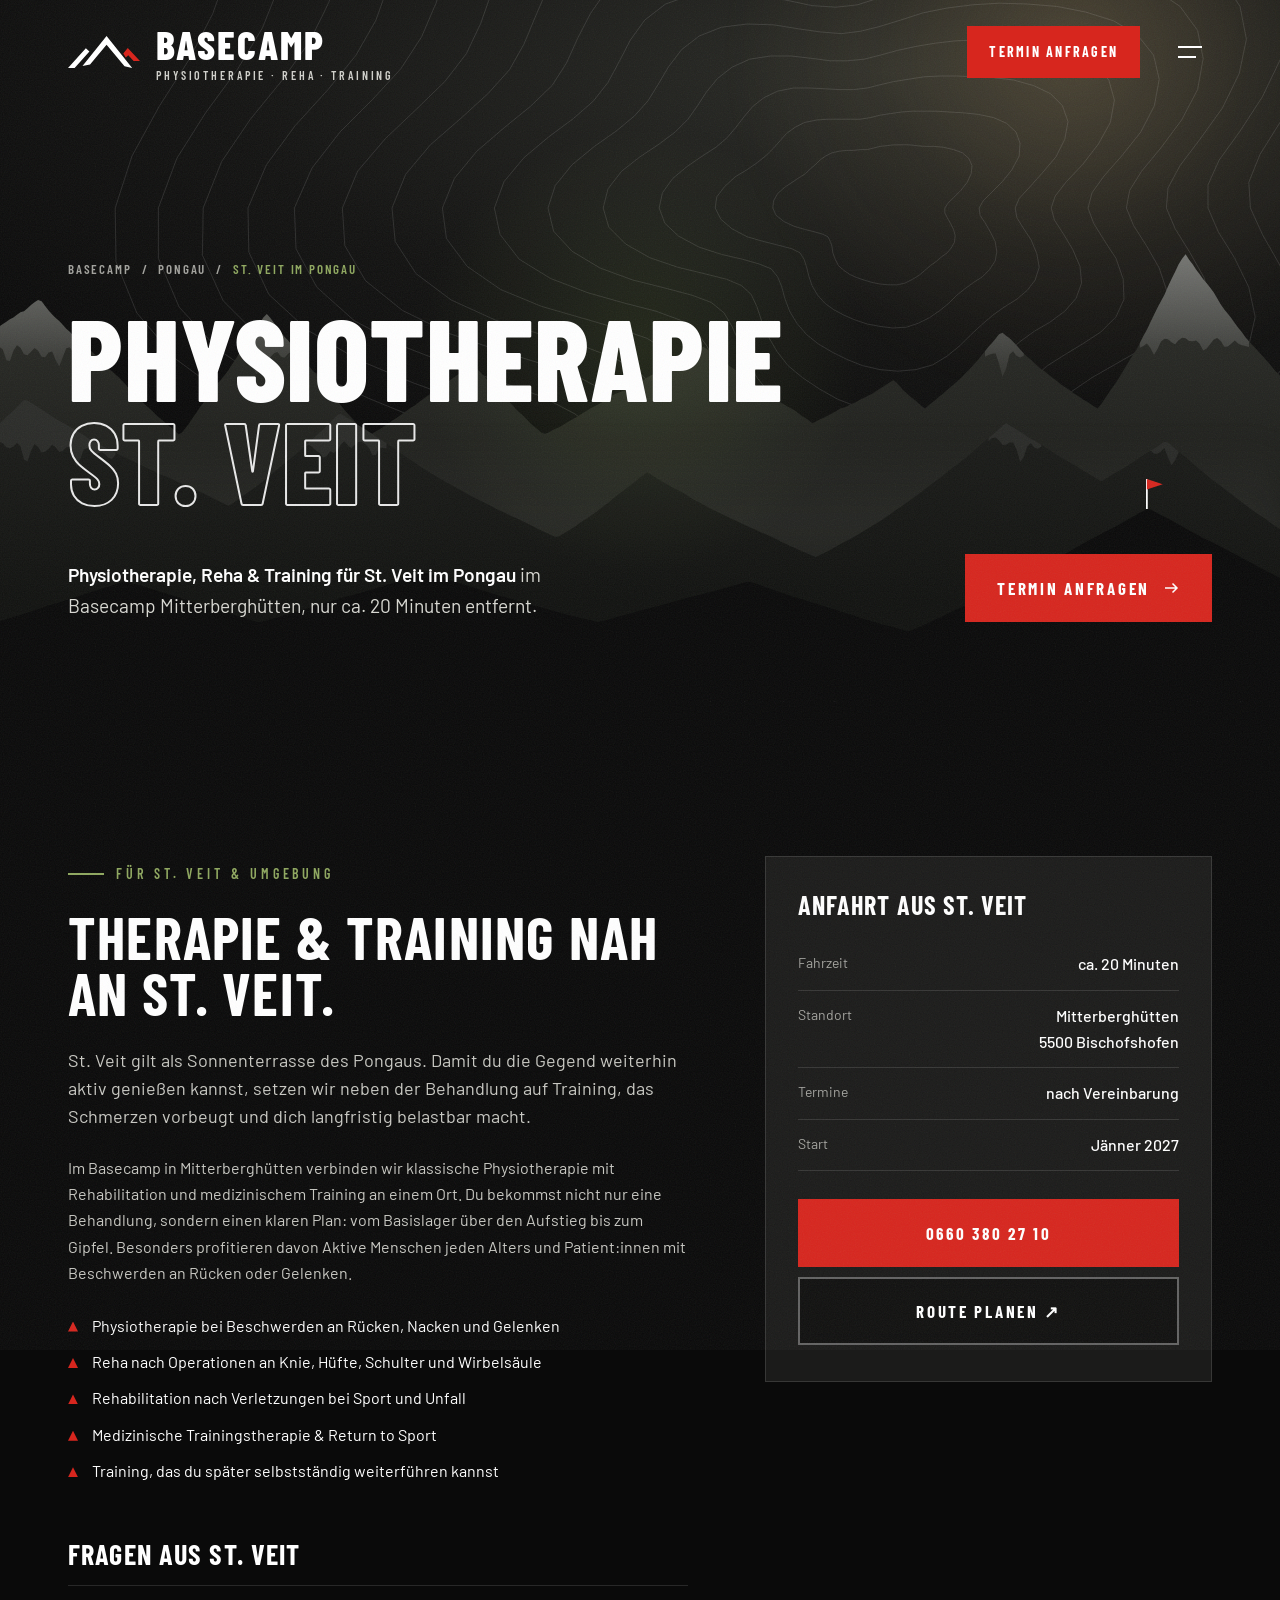
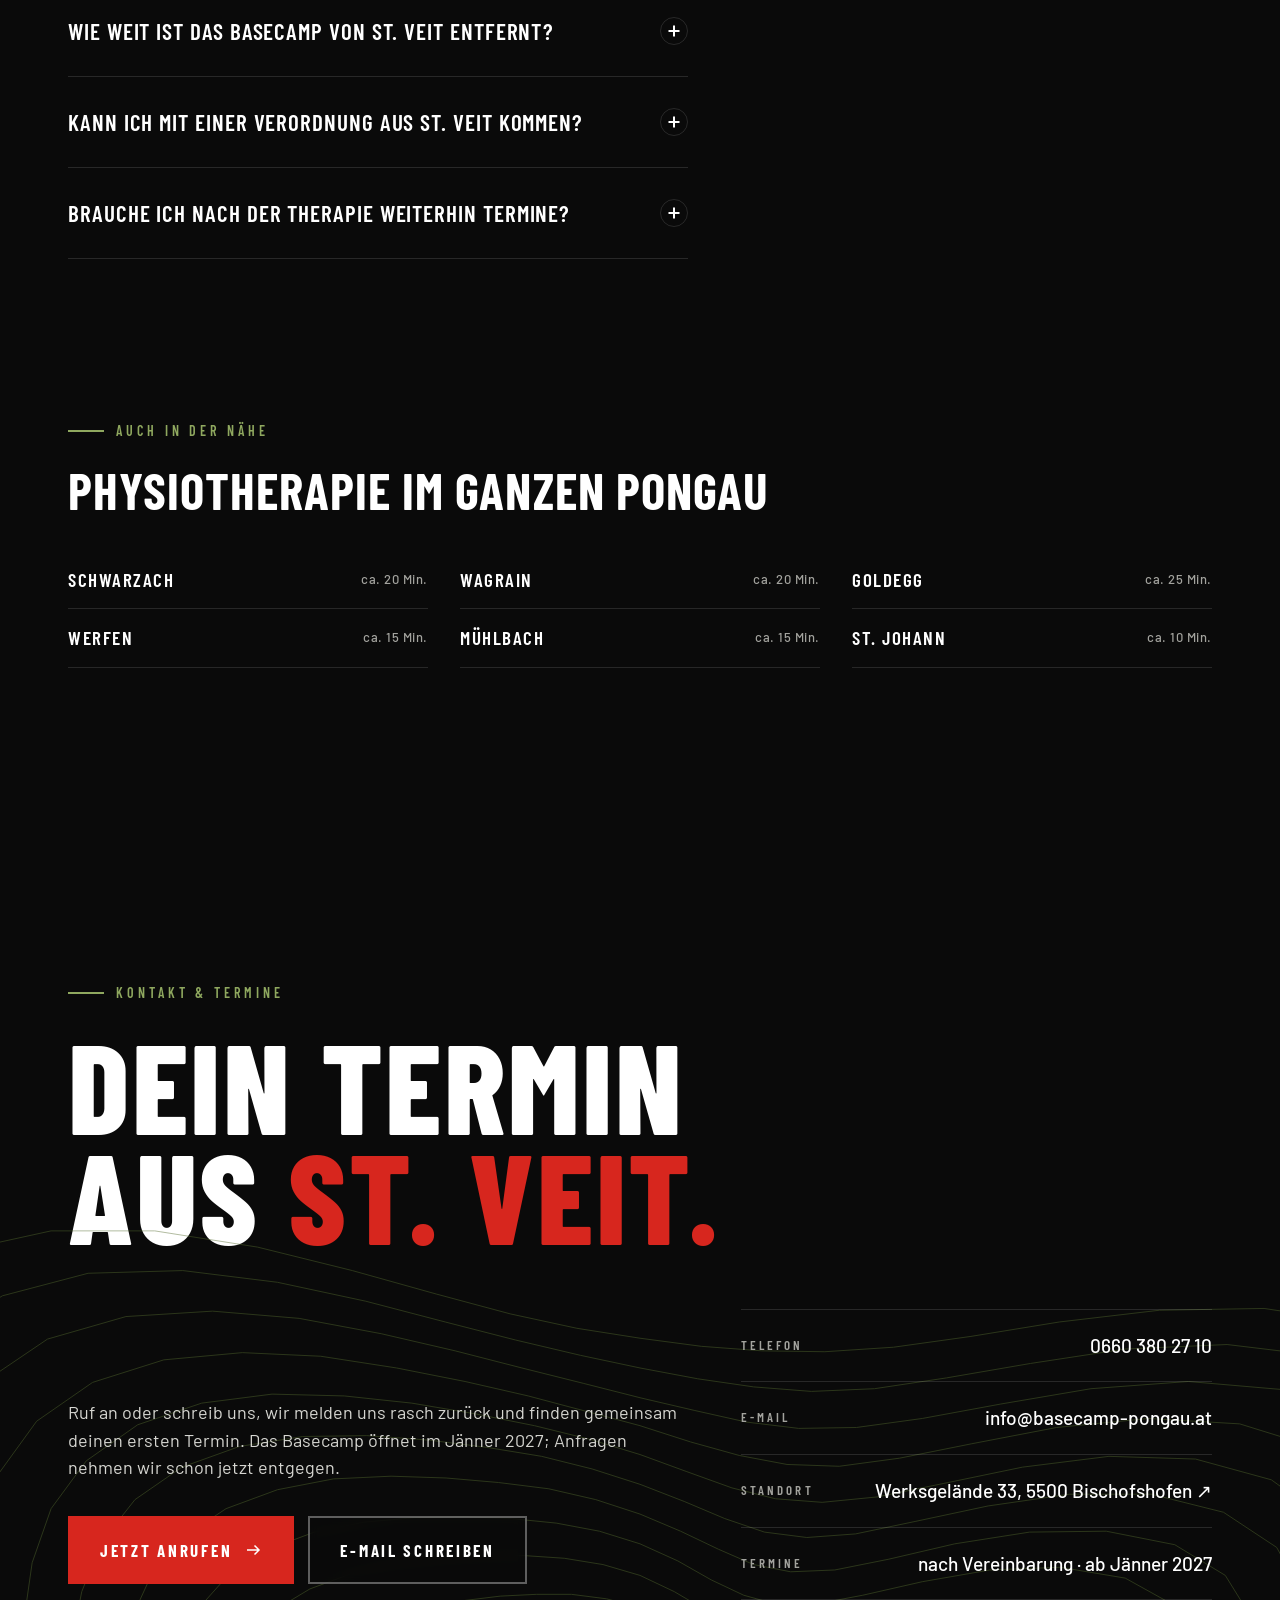
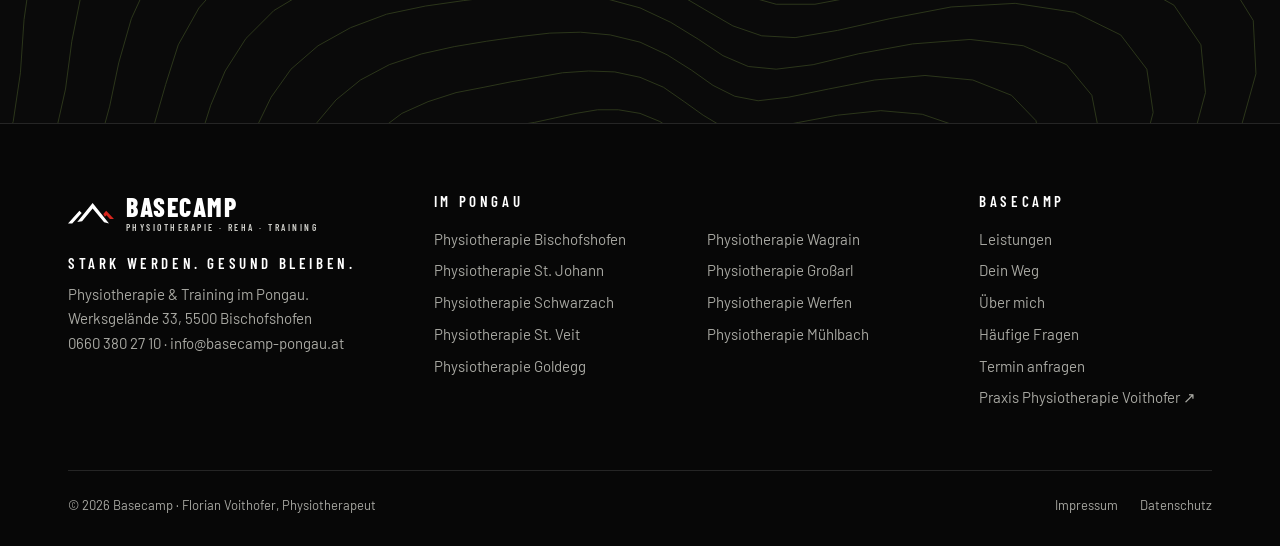
<file: basecamp-website-2/physiotherapie-st-veit-im-pongau.html>
<!doctype html>
<html lang="de-AT">
<head>
<meta charset="utf-8">
<script>document.documentElement.classList.add("js")</script>
<meta name="viewport" content="width=device-width, initial-scale=1">
<title>Physiotherapie St. Veit im Pongau | Basecamp | Reha &amp; Training im Pongau</title>
<meta name="description" content="Physiotherapie, Reha nach OP und Training für St. Veit im Pongau: Das Basecamp in Mitterberghütten ist in ca. 20 Minuten erreichbar. Wahltherapeut. Termin anfragen: 0660 380 27 10.">
<link rel="canonical" href="https://basecamp-pongau.at/physiotherapie-st-veit-im-pongau.html">
<meta name="robots" content="index,follow">
<meta name="geo.region" content="AT-5">
<meta name="geo.placename" content="Mitterberghütten, Bischofshofen">
<meta name="theme-color" content="#0A0A0A">
<meta property="og:type" content="website">
<meta property="og:locale" content="de_AT">
<meta property="og:site_name" content="Basecamp">
<meta property="og:title" content="Physiotherapie St. Veit im Pongau | Basecamp | Reha &amp; Training im Pongau">
<meta property="og:description" content="Physiotherapie, Reha nach OP und Training für St. Veit im Pongau: Das Basecamp in Mitterberghütten ist in ca. 20 Minuten erreichbar. Wahltherapeut. Termin anfragen: 0660 380 27 10.">
<meta property="og:url" content="https://basecamp-pongau.at/physiotherapie-st-veit-im-pongau.html">
<meta property="og:image" content="https://basecamp-pongau.at/assets/img/og-image.jpg">
<meta name="twitter:card" content="summary_large_image">
<link rel="icon" href="assets/img/favicon.svg" type="image/svg+xml">
<link rel="apple-touch-icon" href="assets/img/apple-touch-icon.png">
<link rel="stylesheet" href="css/style.css">
<link rel="preconnect" href="https://fonts.googleapis.com"><link rel="preconnect" href="https://fonts.gstatic.com" crossorigin><link rel="stylesheet" href="https://fonts.googleapis.com/css2?family=Barlow+Condensed:wght@600;700;800&family=Barlow:wght@400;500;600&display=swap">
<script type="application/ld+json">{"@context": "https://schema.org", "@type": "Physiotherapy", "@id": "https://basecamp-pongau.at/#basecamp", "name": "Basecamp · Physiotherapie · Reha · Training", "alternateName": ["Basecamp Pongau", "Basecamp Reha & Training", "Physiotherapie & Training Pongau"], "description": "Physiotherapie, Rehabilitation nach Operationen und Verletzungen sowie medizinisches Training in Mitterberghütten (Bischofshofen). Physiotherapie & Training mitten im Pongau.", "url": "https://basecamp-pongau.at/", "logo": "https://basecamp-pongau.at/assets/img/logo-mark.svg", "image": "https://basecamp-pongau.at/assets/img/og-image.jpg", "telephone": "+43 660 3802710", "email": "info@basecamp-pongau.at", "address": {"@type": "PostalAddress", "addressLocality": "Bischofshofen", "postalCode": "5500", "addressRegion": "Salzburg", "addressCountry": "AT", "streetAddress": "Werksgelände 33"}, "areaServed": [{"@type": "City", "name": "Bischofshofen"}, {"@type": "City", "name": "St. Johann im Pongau"}, {"@type": "City", "name": "Schwarzach im Pongau"}, {"@type": "City", "name": "St. Veit im Pongau"}, {"@type": "City", "name": "Goldegg"}, {"@type": "City", "name": "Wagrain"}, {"@type": "City", "name": "Großarl"}, {"@type": "City", "name": "Werfen"}, {"@type": "City", "name": "Mühlbach am Hochkönig"}, {"@type": "AdministrativeArea", "name": "Pongau"}], "medicalSpecialty": "Physiotherapy", "availableService": [{"@type": "MedicalTherapy", "name": "Physiotherapie"}, {"@type": "MedicalTherapy", "name": "Rehabilitation nach Operationen"}, {"@type": "MedicalTherapy", "name": "Medizinische Trainingstherapie"}, {"@type": "MedicalTherapy", "name": "Sportphysiotherapie / Return to Sport"}], "founder": {"@type": "Person", "name": "Florian Voithofer", "jobTitle": "Physiotherapeut", "url": "https://physio-voithofer.at"}, "knowsLanguage": "de"}</script><script type="application/ld+json">{"@context": "https://schema.org", "@type": "BreadcrumbList", "itemListElement": [{"@type": "ListItem", "position": 1, "name": "Basecamp", "item": "https://basecamp-pongau.at/"}, {"@type": "ListItem", "position": 2, "name": "Physiotherapie St. Veit im Pongau", "item": "https://basecamp-pongau.at/physiotherapie-st-veit-im-pongau.html"}]}</script><script type="application/ld+json">{"@context": "https://schema.org", "@type": "FAQPage", "mainEntity": [{"@type": "Question", "name": "Wie weit ist das Basecamp von St. Veit entfernt?", "acceptedAnswer": {"@type": "Answer", "text": "Von St. Veit im Pongau erreichst du das Basecamp über St. Johann in etwa 20 Minuten. Termine vereinbarst du telefonisch unter 0660 380 27 10 oder per E-Mail."}}, {"@type": "Question", "name": "Kann ich mit einer Verordnung aus St. Veit kommen?", "acceptedAnswer": {"@type": "Answer", "text": "Ja. Jede ärztliche Verordnung für Physiotherapie, egal von welcher Ärztin oder welchem Arzt, kannst du bei uns einlösen. Als Wahltherapeut stellen wir dir eine Rechnung aus, die du bei deiner Krankenversicherung zur Rückerstattung einreichst; wir helfen dir gern dabei."}}, {"@type": "Question", "name": "Brauche ich nach der Therapie weiterhin Termine?", "acceptedAnswer": {"@type": "Answer", "text": "Nicht zwingend. Ziel ist, dass du dein Training selbstständig weiterführen kannst. Viele nutzen danach die Möglichkeit, im Studio eigenständig weiterzutrainieren."}}]}</script>
</head>
<body>
<div class="grain" aria-hidden="true"></div>
<a class="skip" href="#main">Zum Inhalt springen</a>
<header class="hdr">
 <div class="wrap">
  <a class="brand" href="index.html" aria-label="Basecamp, zur Startseite"><svg class="" viewBox="0 0 319 142" fill="#fff" aria-hidden="true"><path d="M 79.06 53.88 L 94.90 68.87 L 29.28 141.85 L 0.00 141.85 Z M 170.84 0.00 L 284.41 141.85 L 250.47 134.35 L 170.84 38.32 L 97.73 126.15 L 64.21 132.51 Z"/><path fill="#D7261E" d="M 264.75 53.60 L 318.92 110.31 L 290.63 110.31 L 267.15 85.70 L 255.84 95.74 L 244.81 77.07 Z"/></svg><span><b>BASECAMP</b><small>PHYSIOTHERAPIE · REHA · TRAINING</small></span></a>
  <nav class="nav" aria-label="Hauptnavigation"><a class="lnk" href="index.html#leistungen">Leistungen</a><a class="lnk" href="index.html#weg">Dein Weg</a><a class="lnk" href="index.html#ueber">Über mich</a><a class="lnk" href="index.html#pongau">Pongau</a><a class="lnk" href="index.html#faq">FAQ</a><a class="btn btn--red" href="index.html#kontakt">Termin anfragen</a>
   <button class="burger" aria-label="Menü öffnen" aria-expanded="false" aria-controls="mnav"><span></span><span></span></button></nav>
 </div>
</header>
<nav class="mnav" id="mnav" aria-label="Mobile Navigation"><a href="index.html#leistungen">Leistungen</a><a href="index.html#weg">Dein Weg</a><a href="index.html#ueber">Über mich</a><a href="index.html#pongau">Pongau</a><a href="index.html#faq">FAQ</a><a href="index.html#kontakt" class="red">Termin</a>
 <div class="mnav-foot">Basecamp · Mitterberghütten<a href="tel:+436603802710">0660 380 27 10</a><a href="mailto:info@basecamp-pongau.at">info@basecamp-pongau.at</a></div></nav>
<main id="main">

<section class="hero subhero" aria-labelledby="hero-h">
 <div class="hero__sky" aria-hidden="true"><div class="hero__sun"></div><div class="hero__topo"><svg viewBox="0 0 1600 900" preserveAspectRatio="xMidYMid slice" aria-hidden="true"><g fill="none" stroke="#fff" stroke-width="1.1"><path d="M1181,260 L1181,266 L1184,272 L1188,279 L1192,287 L1194,295 L1193,303 L1189,310 L1184,316 L1177,321 L1170,327 L1163,332 L1156,338 L1149,344 L1141,349 L1131,354 L1121,356 L1111,356 L1100,355 L1090,353 L1080,350 L1071,347 L1062,343 L1055,338 L1048,332 L1044,324 L1041,316 L1040,308 L1038,302 L1035,296 L1029,293 L1019,290 L1007,287 L993,283 L980,277 L970,269 L966,260 L967,251 L972,242 L981,234 L990,228 L999,222 L1007,217 L1013,211 L1019,206 L1025,200 L1032,195 L1040,191 L1049,189 L1058,188 L1067,188 L1076,187 L1084,187 L1092,185 L1100,183 L1109,182 L1117,181 L1126,181 L1136,181 L1145,182 L1156,183 L1167,183 L1179,184 L1192,187 L1203,191 L1211,198 L1215,207 L1214,217 L1209,228 L1201,238 L1192,247 L1185,254 L1181,260Z"/><path d="M1224,260 L1225,269 L1231,278 L1238,290 L1244,302 L1246,315 L1244,326 L1237,337 L1228,346 L1217,353 L1206,361 L1196,369 L1186,379 L1175,388 L1162,397 L1148,404 L1133,409 L1116,410 L1100,408 L1084,405 L1069,400 L1055,394 L1042,387 L1031,379 L1022,369 L1015,357 L1011,345 L1008,333 L1005,324 L1000,316 L990,311 L975,307 L955,302 L934,296 L915,286 L901,274 L894,260 L896,246 L906,233 L919,221 L934,212 L947,203 L958,194 L967,185 L975,176 L983,167 L994,159 L1006,153 L1021,150 L1035,149 L1050,149 L1063,149 L1075,149 L1088,147 L1100,144 L1113,142 L1127,140 L1141,139 L1155,139 L1170,139 L1187,140 L1204,141 L1223,143 L1242,147 L1258,154 L1270,165 L1275,179 L1274,195 L1265,212 L1253,227 L1240,240 L1229,251 L1224,260Z"/><path d="M1269,260 L1271,272 L1279,285 L1289,300 L1296,317 L1299,334 L1294,350 L1284,363 L1271,374 L1255,384 L1241,394 L1227,406 L1214,418 L1200,432 L1184,445 L1166,456 L1145,462 L1122,464 L1100,462 L1078,457 L1058,449 L1040,440 L1023,430 L1008,418 L996,404 L987,389 L981,373 L977,358 L972,346 L964,336 L949,330 L928,324 L902,318 L874,309 L848,295 L831,279 L824,260 L828,241 L841,223 L859,208 L878,195 L895,184 L909,172 L920,159 L930,146 L941,133 L955,122 L972,114 L992,110 L1012,110 L1032,111 L1050,112 L1067,112 L1084,110 L1100,106 L1117,102 L1136,99 L1155,96 L1175,95 L1196,95 L1218,96 L1242,97 L1267,100 L1292,107 L1313,117 L1328,132 L1335,152 L1331,174 L1320,196 L1303,216 L1287,234 L1274,248 L1269,260Z"/><path d="M1314,260 L1318,275 L1329,292 L1341,312 L1350,333 L1352,354 L1345,373 L1331,389 L1312,403 L1293,414 L1275,427 L1259,441 L1243,458 L1226,476 L1206,494 L1183,508 L1157,517 L1128,520 L1100,517 L1073,509 L1047,499 L1024,486 L1003,472 L985,457 L971,439 L960,420 L952,401 L946,383 L939,368 L927,357 L908,349 L880,342 L847,334 L812,322 L782,305 L761,284 L754,260 L760,236 L777,214 L800,196 L824,180 L844,165 L860,149 L872,132 L883,115 L897,98 L915,84 L937,74 L963,70 L989,70 L1015,73 L1038,76 L1059,76 L1080,74 L1100,69 L1122,63 L1145,58 L1169,54 L1195,51 L1222,50 L1251,51 L1281,53 L1312,58 L1342,66 L1368,80 L1386,100 L1393,125 L1388,153 L1373,180 L1353,206 L1333,227 L1319,245 L1314,260Z"/><path d="M1360,260 L1367,279 L1380,300 L1395,323 L1404,349 L1405,374 L1395,396 L1376,415 L1353,430 L1330,444 L1308,458 L1289,476 L1271,497 L1252,521 L1229,543 L1201,562 L1169,574 L1135,577 L1100,573 L1067,563 L1036,548 L1009,532 L985,513 L964,494 L947,473 L933,450 L924,428 L915,408 L905,391 L889,378 L865,369 L831,360 L791,350 L750,335 L715,314 L692,289 L685,260 L694,232 L715,206 L743,183 L770,164 L793,145 L810,126 L823,105 L836,83 L852,62 L874,45 L902,34 L934,30 L967,31 L998,36 L1026,40 L1052,42 L1076,39 L1100,33 L1126,25 L1154,16 L1184,10 L1216,6 L1249,4 L1284,5 L1321,8 L1357,15 L1392,26 L1422,44 L1442,69 L1449,99 L1443,132 L1426,165 L1402,195 L1380,220 L1365,241 L1360,260Z"/><path d="M1408,260 L1417,282 L1433,307 L1449,335 L1459,365 L1458,393 L1444,419 L1421,440 L1393,456 L1365,472 L1340,489 L1319,511 L1300,537 L1278,566 L1252,594 L1220,617 L1182,631 L1141,635 L1100,629 L1061,616 L1026,597 L994,576 L967,553 L943,530 L923,505 L907,480 L895,455 L884,433 L870,414 L850,400 L820,389 L781,379 L735,366 L688,348 L649,324 L625,293 L618,260 L630,227 L655,197 L686,171 L717,148 L742,126 L760,103 L774,77 L788,50 L806,25 L832,5 L866,-7 L905,-11 L944,-7 L982,0 L1015,7 L1045,9 L1072,6 L1100,-3 L1130,-14 L1163,-25 L1199,-35 L1237,-41 L1277,-43 L1318,-42 L1361,-38 L1403,-29 L1442,-14 L1475,8 L1497,38 L1504,73 L1497,112 L1477,150 L1451,185 L1427,214 L1412,238 L1408,260Z"/><path d="M1458,260 L1469,286 L1487,315 L1505,347 L1514,381 L1510,413 L1492,441 L1464,464 L1431,482 L1399,499 L1372,519 L1349,545 L1328,576 L1305,612 L1276,646 L1238,673 L1195,690 L1147,694 L1100,686 L1055,668 L1015,645 L980,619 L949,592 L922,565 L900,537 L882,509 L866,483 L852,459 L834,439 L809,423 L774,411 L729,398 L677,383 L626,362 L584,333 L558,298 L553,260 L568,223 L596,189 L631,159 L663,133 L690,107 L708,79 L722,48 L738,17 L759,-13 L790,-35 L830,-48 L876,-51 L923,-44 L966,-35 L1004,-26 L1038,-23 L1069,-27 L1100,-38 L1134,-53 L1172,-68 L1214,-80 L1259,-88 L1305,-92 L1353,-90 L1401,-84 L1448,-72 L1492,-53 L1527,-27 L1550,8 L1558,49 L1549,92 L1528,135 L1500,174 L1475,207 L1460,235 L1458,260Z"/><path d="M1510,260 L1523,290 L1543,322 L1561,359 L1569,396 L1561,432 L1539,463 L1505,487 L1468,507 L1433,526 L1403,549 L1379,579 L1358,617 L1332,659 L1300,699 L1258,731 L1208,750 L1154,754 L1100,743 L1050,721 L1005,692 L966,661 L932,629 L903,598 L878,568 L856,539 L837,510 L819,485 L797,464 L767,447 L727,432 L676,418 L619,400 L564,375 L520,342 L494,302 L490,260 L507,218 L538,181 L576,148 L610,117 L637,87 L655,55 L670,19 L686,-18 L711,-51 L748,-76 L794,-89 L848,-90 L901,-81 L951,-68 L994,-57 L1031,-53 L1065,-59 L1100,-73 L1139,-92 L1182,-112 L1230,-128 L1281,-138 L1334,-141 L1388,-139 L1441,-130 L1493,-115 L1540,-92 L1578,-61 L1602,-21 L1610,24 L1601,73 L1578,121 L1550,164 L1524,200 L1510,231 L1510,260Z"/><path d="M1563,260 L1578,293 L1599,330 L1617,371 L1623,412 L1611,451 L1584,483 L1545,509 L1503,531 L1465,552 L1434,579 L1410,614 L1387,658 L1360,707 L1324,753 L1278,790 L1221,811 L1161,814 L1100,799 L1044,772 L995,738 L952,701 L916,665 L884,631 L855,599 L831,568 L808,539 L785,512 L758,490 L723,471 L678,455 L623,438 L562,417 L503,388 L457,351 L431,307 L428,260 L447,214 L482,173 L521,136 L556,102 L583,67 L601,29 L615,-11 L634,-53 L663,-90 L705,-117 L759,-130 L820,-128 L881,-116 L936,-100 L984,-87 L1024,-83 L1062,-91 L1100,-109 L1143,-133 L1192,-157 L1246,-176 L1304,-188 L1363,-192 L1423,-188 L1482,-176 L1537,-157 L1587,-130 L1627,-94 L1653,-50 L1661,1 L1651,54 L1628,106 L1600,153 L1575,193 L1561,228 L1563,260Z"/><path d="M1618,260 L1635,297 L1656,338 L1673,383 L1676,428 L1660,469 L1627,504 L1584,531 L1538,554 L1497,578 L1465,608 L1441,649 L1418,700 L1389,756 L1350,809 L1298,850 L1235,873 L1167,874 L1100,855 L1039,822 L985,782 L939,740 L900,700 L865,663 L833,629 L805,598 L777,568 L749,540 L718,517 L678,496 L628,478 L569,458 L504,433 L443,401 L396,359 L370,311 L368,260 L390,210 L425,165 L466,124 L501,86 L527,46 L545,4 L560,-43 L580,-89 L613,-129 L662,-158 L724,-170 L793,-166 L861,-150 L922,-130 L974,-116 L1018,-112 L1058,-122 L1100,-145 L1147,-174 L1202,-203 L1263,-226 L1327,-240 L1393,-243 L1458,-237 L1522,-222 L1581,-198 L1633,-167 L1675,-126 L1702,-77 L1711,-22 L1702,36 L1679,91 L1651,142 L1627,186 L1615,224 L1618,260Z"/><path d="M1675,260 L1692,301 L1714,347 L1728,395 L1728,443 L1707,487 L1669,523 L1621,552 L1571,576 L1529,603 L1497,638 L1472,685 L1449,744 L1419,807 L1376,866 L1318,912 L1249,935 L1174,934 L1100,910 L1033,871 L976,825 L927,777 L885,733 L847,695 L811,660 L778,628 L746,598 L713,570 L676,545 L632,522 L578,501 L515,478 L448,450 L385,413 L336,368 L311,315 L310,260 L333,206 L369,157 L410,112 L445,69 L470,25 L487,-23 L502,-75 L526,-126 L564,-169 L619,-198 L689,-209 L766,-202 L842,-183 L909,-160 L965,-143 L1012,-141 L1055,-154 L1100,-182 L1152,-217 L1213,-251 L1280,-278 L1351,-293 L1424,-295 L1494,-286 L1561,-267 L1623,-239 L1678,-202 L1722,-157 L1750,-104 L1760,-45 L1752,17 L1730,77 L1703,131 L1681,178 L1670,220 L1675,260Z"/><path d="M1734,260 L1751,306 L1771,355 L1783,406 L1778,457 L1752,503 L1709,541 L1656,572 L1604,598 L1560,628 L1528,668 L1505,722 L1481,788 L1449,860 L1403,925 L1339,974 L1262,997 L1180,993 L1100,964 L1028,919 L967,866 L915,813 L870,766 L829,726 L789,691 L751,659 L713,629 L675,600 L633,574 L584,549 L527,525 L461,498 L392,466 L328,425 L279,376 L253,319 L254,260 L277,202 L313,149 L353,100 L387,52 L411,3 L427,-51 L444,-107 L470,-163 L514,-209 L577,-239 L656,-248 L741,-237 L824,-214 L896,-188 L956,-170 L1005,-169 L1051,-187 L1100,-220 L1157,-261 L1224,-300 L1298,-330 L1376,-346 L1454,-347 L1529,-335 L1600,-311 L1665,-278 L1721,-237 L1767,-188 L1797,-130 L1808,-67 L1802,-2 L1783,61 L1758,119 L1737,170 L1728,216 L1734,260Z"/><path d="M1793,260 L1810,310 L1828,363 L1836,418 L1827,472 L1796,520 L1748,559 L1691,591 L1636,620 L1592,654 L1561,700 L1538,761 L1515,835 L1481,913 L1430,985 L1360,1036 L1276,1059 L1187,1052 L1100,1017 L1023,964 L958,905 L903,848 L855,798 L810,757 L766,722 L723,691 L679,661 L635,632 L588,603 L536,576 L476,548 L408,518 L338,482 L273,437 L224,384 L198,323 L198,260 L221,198 L257,141 L296,88 L328,35 L350,-20 L366,-79 L384,-141 L415,-200 L465,-248 L536,-278 L623,-285 L717,-270 L807,-243 L884,-214 L947,-196 L999,-197 L1048,-220 L1100,-259 L1162,-307 L1235,-352 L1316,-385 L1401,-401 L1484,-400 L1564,-383 L1638,-354 L1705,-316 L1763,-270 L1810,-217 L1842,-156 L1857,-90 L1853,-21 L1836,46 L1814,107 L1795,162 L1787,212 L1793,260Z"/><path d="M1854,260 L1869,314 L1883,371 L1888,429 L1873,485 L1837,535 L1784,576 L1724,610 L1669,642 L1625,680 L1595,732 L1573,800 L1549,882 L1513,969 L1457,1045 L1381,1099 L1290,1121 L1193,1109 L1100,1068 L1018,1008 L949,943 L892,881 L841,830 L792,788 L743,754 L694,724 L644,695 L594,665 L543,634 L487,603 L424,572 L356,538 L285,497 L220,449 L171,391 L145,327 L144,260 L165,195 L199,133 L236,75 L266,17 L287,-43 L303,-108 L324,-175 L359,-238 L416,-287 L495,-316 L592,-320 L694,-302 L790,-271 L873,-240 L939,-222 L993,-226 L1044,-254 L1100,-300 L1167,-354 L1246,-404 L1334,-440 L1426,-456 L1515,-452 L1598,-430 L1674,-396 L1743,-353 L1803,-303 L1853,-245 L1888,-181 L1905,-112 L1906,-41 L1892,29 L1872,95 L1855,154 L1848,208 L1854,260Z"/></g></svg></div></div>
<div class="hero__ridges" aria-hidden="true">
  <div class="ridge ridge--1" data-depth=".55"><svg viewBox="0 0 1600 420" preserveAspectRatio="none">
   <defs><linearGradient id="rg1" x1="0" y1="0" x2="0" y2="1"><stop offset="0" stop-color="#2E2F2A"/><stop offset=".75" stop-color="#1B1C19"/></linearGradient>
   <linearGradient id="sn" x1="0" y1="0" x2="0" y2="1"><stop offset="0" stop-color="#fff" stop-opacity=".34"/><stop offset="1" stop-color="#fff" stop-opacity=".06"/></linearGradient></defs>
   <path d="M0,420 L0,188.3 L4,185.4 L8,183.0 L12,179.7 L16,177.7 L20,174.5 L24,171.1 L28,167.9 L32,164.1 L36,161.0 L40,157.9 L44,153.4 L48,149.8 L52,146.4 L56,142.3 L60,138.5 L64,135.5 L68,132.6 L72,130.0 L76,127.2 L80,124.6 L84,121.9 L88,120.0 L92,116.8 L96,114.0 L100,112.7 L104,109.4 L108,105.6 L112,102.5 L116,99.9 L120,101.3 L124,106.7 L128,111.8 L132,116.5 L136,120.5 L140,123.9 L144,128.1 L148,132.6 L152,136.1 L156,140.3 L160,142.2 L164,145.7 L168,149.3 L172,153.7 L176,157.7 L180,161.3 L184,165.7 L188,170.1 L192,174.3 L196,178.1 L200,180.9 L204,184.8 L208,188.1 L212,192.5 L216,196.7 L220,201.4 L224,205.6 L228,209.5 L232,213.6 L236,217.0 L240,220.9 L244,224.4 L248,228.3 L252,232.3 L256,235.6 L260,238.8 L264,242.3 L268,245.6 L272,249.0 L276,252.8 L280,250.0 L284,244.8 L288,239.5 L292,233.6 L296,227.8 L300,222.0 L304,216.6 L308,211.3 L312,206.2 L316,200.8 L320,195.0 L324,190.4 L328,185.4 L332,180.1 L336,174.0 L340,167.9 L344,161.7 L348,156.0 L352,150.3 L356,144.5 L360,137.8 L364,131.7 L368,125.9 L372,119.9 L376,115.9 L380,120.4 L384,125.9 L388,131.7 L392,137.0 L396,141.7 L400,145.8 L404,150.9 L408,156.5 L412,161.3 L416,165.6 L420,170.9 L424,175.2 L428,180.0 L432,184.5 L436,189.6 L440,194.8 L444,199.4 L448,204.5 L452,209.8 L456,214.3 L460,219.6 L464,224.8 L468,229.4 L472,233.5 L476,238.0 L480,242.8 L484,247.5 L488,252.0 L492,253.8 L496,251.7 L500,249.1 L504,246.9 L508,244.3 L512,241.7 L516,238.8 L520,236.1 L524,233.6 L528,230.6 L532,227.8 L536,224.9 L540,222.3 L544,219.8 L548,216.7 L552,213.7 L556,210.8 L560,207.9 L564,204.9 L568,202.1 L572,199.5 L576,197.3 L580,194.6 L584,191.3 L588,188.3 L592,185.4 L596,182.9 L600,181.2 L604,178.3 L608,176.1 L612,175.3 L616,179.2 L620,183.5 L624,187.8 L628,192.0 L632,195.4 L636,199.4 L640,203.6 L644,207.9 L648,212.1 L652,216.6 L656,220.4 L660,225.0 L664,228.7 L668,232.2 L672,236.5 L676,240.6 L680,243.9 L684,247.3 L688,250.9 L692,252.1 L696,250.6 L700,248.4 L704,246.4 L708,244.5 L712,242.3 L716,239.9 L720,237.5 L724,235.1 L728,233.1 L732,230.4 L736,227.8 L740,225.6 L744,223.0 L748,221.0 L752,219.0 L756,216.8 L760,213.7 L764,211.3 L768,208.8 L772,206.9 L776,205.1 L780,203.6 L784,202.1 L788,200.2 L792,198.2 L796,196.3 L800,193.9 L804,191.3 L808,188.2 L812,185.9 L816,183.9 L820,181.8 L824,179.5 L828,177.0 L832,175.9 L836,173.6 L840,171.9 L844,169.9 L848,167.5 L852,165.7 L856,162.9 L860,160.4 L864,157.9 L868,155.3 L872,153.1 L876,155.6 L880,158.9 L884,162.2 L888,165.6 L892,168.3 L896,171.8 L900,173.9 L904,176.7 L908,179.0 L912,181.8 L916,185.3 L920,189.0 L924,192.4 L928,195.5 L932,198.4 L936,201.1 L940,204.1 L944,206.5 L948,209.0 L952,211.5 L956,213.7 L960,216.4 L964,218.7 L968,221.2 L972,223.2 L976,225.7 L980,228.6 L984,231.8 L988,234.2 L992,237.0 L996,240.1 L1000,238.1 L1004,235.8 L1008,234.1 L1012,232.2 L1016,230.1 L1020,227.9 L1024,225.5 L1028,222.9 L1032,222.2 L1036,220.4 L1040,218.3 L1044,216.7 L1048,214.5 L1052,212.2 L1056,210.6 L1060,208.3 L1064,206.4 L1068,203.6 L1072,201.1 L1076,198.5 L1080,196.1 L1084,193.6 L1088,191.1 L1092,194.3 L1096,199.0 L1100,203.3 L1104,206.9 L1108,210.4 L1112,213.4 L1116,217.1 L1120,220.6 L1124,223.2 L1128,219.5 L1132,216.5 L1136,213.4 L1140,209.6 L1144,206.7 L1148,203.2 L1152,199.7 L1156,196.3 L1160,193.0 L1164,189.2 L1168,185.1 L1172,181.0 L1176,176.9 L1180,172.4 L1184,168.2 L1188,163.2 L1192,158.3 L1196,153.2 L1200,148.8 L1204,144.1 L1208,138.9 L1212,137.1 L1216,140.5 L1220,143.4 L1224,147.5 L1228,151.6 L1232,156.2 L1236,160.6 L1240,164.6 L1244,167.7 L1248,171.6 L1252,175.3 L1256,178.7 L1260,181.3 L1264,184.6 L1268,187.8 L1272,190.7 L1276,194.0 L1280,197.1 L1284,199.7 L1288,202.4 L1292,205.4 L1296,208.1 L1300,210.5 L1304,213.3 L1308,215.6 L1312,218.3 L1316,221.1 L1320,223.4 L1324,218.6 L1328,212.5 L1332,206.4 L1336,200.6 L1340,195.3 L1344,189.0 L1348,182.3 L1352,175.6 L1356,169.0 L1360,162.4 L1364,156.5 L1368,148.9 L1372,140.9 L1376,133.7 L1380,125.4 L1384,117.0 L1388,108.7 L1392,101.3 L1396,93.9 L1400,84.8 L1404,76.0 L1408,68.1 L1412,59.7 L1416,53.0 L1420,47.9 L1424,54.3 L1428,59.5 L1432,65.5 L1436,70.6 L1440,76.3 L1444,80.9 L1448,86.0 L1452,91.5 L1456,98.2 L1460,105.0 L1464,110.7 L1468,115.5 L1472,120.8 L1476,126.4 L1480,131.9 L1484,136.6 L1488,142.3 L1492,147.0 L1496,151.4 L1500,155.5 L1504,159.9 L1508,164.1 L1512,168.7 L1516,173.2 L1520,178.3 L1524,182.7 L1528,186.6 L1532,191.4 L1536,195.2 L1540,199.8 L1544,203.6 L1548,207.3 L1552,210.5 L1556,214.0 L1560,217.6 L1564,221.8 L1568,224.7 L1572,227.9 L1576,231.2 L1580,234.6 L1584,237.8 L1588,241.1 L1592,244.5 L1596,248.1 L1600,251.1 L1600,420 Z" fill="url(#rg1)"/><path d="M44,153.4 L48,149.8 L52,146.4 L56,142.3 L60,138.5 L64,135.5 L68,132.6 L72,130.0 L76,127.2 L80,124.6 L84,121.9 L88,120.0 L92,116.8 L96,114.0 L100,112.7 L104,109.4 L108,105.6 L112,102.5 L116,99.9 L120,101.3 L124,106.7 L128,111.8 L132,116.5 L136,120.5 L140,123.9 L144,128.1 L148,132.6 L152,136.1 L156,140.3 L160,142.2 L164,145.7 L168,149.3 L172,153.7 L176,157.7 L176,163.1 L172,157.3 L168,157.9 L164,164.1 L160,165.3 L156,159.6 L152,153.6 L148,154.8 L144,165.1 L140,175.5 L136,168.3 L132,158.6 L128,159.7 L124,165.0 L120,164.6 L116,157.8 L112,154.6 L108,158.8 L104,162.9 L100,161.6 L96,154.4 L92,151.5 L88,157.7 L84,169.4 L80,168.5 L76,156.3 L72,153.2 L68,155.7 L64,160.2 L60,157.5 L56,152.8 L52,152.5 L48,158.0 L44,159.7Z M344,161.7 L348,156.0 L352,150.3 L356,144.5 L360,137.8 L364,131.7 L368,125.9 L372,119.9 L376,115.9 L380,120.4 L384,125.9 L388,131.7 L392,137.0 L396,141.7 L400,145.8 L404,150.9 L408,156.5 L412,161.3 L416,165.6 L416,177.4 L412,168.6 L408,163.2 L404,158.5 L400,161.1 L396,165.6 L392,164.2 L388,159.2 L384,160.5 L380,165.2 L376,168.2 L372,169.4 L368,179.0 L364,184.5 L360,175.4 L356,169.5 L352,165.8 L348,162.3 L344,163.4Z M1192,158.3 L1196,153.2 L1200,148.8 L1204,144.1 L1208,138.9 L1212,137.1 L1216,140.5 L1220,143.4 L1224,147.5 L1228,151.6 L1232,156.2 L1236,160.6 L1236,163.4 L1232,165.4 L1228,163.6 L1224,158.2 L1220,162.0 L1216,178.0 L1212,187.1 L1208,172.1 L1204,160.6 L1200,161.1 L1196,162.4 L1192,164.6Z M1368,148.9 L1372,140.9 L1376,133.7 L1380,125.4 L1384,117.0 L1388,108.7 L1392,101.3 L1396,93.9 L1400,84.8 L1404,76.0 L1408,68.1 L1412,59.7 L1416,53.0 L1420,47.9 L1424,54.3 L1428,59.5 L1432,65.5 L1436,70.6 L1440,76.3 L1444,80.9 L1448,86.0 L1452,91.5 L1456,98.2 L1460,105.0 L1464,110.7 L1468,115.5 L1472,120.8 L1476,126.4 L1480,131.9 L1484,136.6 L1488,142.3 L1492,147.0 L1492,153.5 L1488,152.4 L1484,151.4 L1480,149.6 L1476,146.0 L1472,149.3 L1468,152.8 L1464,153.1 L1460,146.6 L1456,143.2 L1452,144.8 L1448,149.9 L1444,155.2 L1440,157.4 L1436,149.8 L1432,145.9 L1428,146.9 L1424,146.7 L1420,143.5 L1416,142.8 L1412,145.7 L1408,150.4 L1404,147.9 L1400,144.7 L1396,144.1 L1392,147.3 L1388,156.1 L1384,162.2 L1380,154.6 L1376,149.3 L1372,152.3 L1368,154.4Z" fill="url(#sn)"/></svg></div>
  <div class="hero__mist"></div>
  <div class="ridge ridge--2" data-depth=".3"><svg viewBox="0 0 1600 420" preserveAspectRatio="none">
   <defs><linearGradient id="rg2" x1="0" y1="0" x2="0" y2="1"><stop offset="0" stop-color="#1C1D1A"/><stop offset=".8" stop-color="#111210"/></linearGradient></defs>
   <path d="M0,420 L0,229.1 L4,225.6 L8,222.0 L12,218.7 L16,215.4 L20,211.9 L24,208.2 L28,204.8 L32,201.4 L36,197.9 L40,194.4 L44,191.6 L48,188.4 L52,184.9 L56,181.2 L60,177.2 L64,173.7 L68,169.9 L72,165.6 L76,161.7 L80,157.8 L84,154.4 L88,150.5 L92,146.3 L96,142.6 L100,138.3 L104,139.3 L108,141.9 L112,144.1 L116,147.0 L120,149.2 L124,151.9 L128,154.5 L132,157.4 L136,160.0 L140,162.2 L144,164.4 L148,166.6 L152,169.0 L156,171.3 L160,173.9 L164,176.3 L168,178.6 L172,181.4 L176,183.7 L180,185.8 L184,188.0 L188,190.3 L192,192.4 L196,194.3 L200,196.5 L204,198.6 L208,200.8 L212,202.7 L216,204.4 L220,206.3 L224,208.3 L228,210.5 L232,212.1 L236,214.1 L240,216.3 L244,217.9 L248,219.9 L252,221.8 L256,223.6 L260,225.1 L264,226.8 L268,228.5 L272,230.4 L276,232.3 L280,234.0 L284,235.8 L288,237.2 L292,239.2 L296,241.1 L300,243.0 L304,245.0 L308,246.8 L312,248.8 L316,250.9 L320,252.9 L324,254.7 L328,256.7 L332,258.9 L336,257.0 L340,254.1 L344,251.2 L348,248.2 L352,245.4 L356,242.6 L360,239.9 L364,236.9 L368,233.8 L372,230.7 L376,227.6 L380,224.1 L384,220.6 L388,217.2 L392,213.8 L396,210.7 L400,207.4 L404,204.3 L408,201.0 L412,197.7 L416,194.2 L420,190.7 L424,186.8 L428,183.0 L432,179.1 L436,175.6 L440,172.2 L444,168.2 L448,164.3 L452,159.9 L456,155.8 L460,154.3 L464,156.9 L468,159.5 L472,161.5 L476,164.4 L480,167.2 L484,169.7 L488,172.2 L492,174.7 L496,177.4 L500,180.2 L504,182.6 L508,185.0 L512,187.7 L516,190.8 L520,193.5 L524,196.4 L528,199.0 L532,202.1 L536,204.7 L540,207.1 L544,209.8 L548,212.7 L552,215.3 L556,217.9 L560,220.5 L564,222.6 L568,224.9 L572,227.6 L576,229.9 L580,232.3 L584,234.5 L588,236.5 L592,238.8 L596,240.8 L600,243.1 L604,245.5 L608,247.7 L612,249.8 L616,251.6 L620,253.8 L624,255.7 L628,257.6 L632,259.6 L636,261.9 L640,264.0 L644,265.6 L648,267.7 L652,269.5 L656,271.6 L660,273.1 L664,275.1 L668,277.1 L672,279.0 L676,281.0 L680,283.1 L684,285.1 L688,287.0 L692,288.9 L696,290.6 L700,292.6 L704,294.2 L708,293.6 L712,291.2 L716,288.7 L720,286.3 L724,283.9 L728,281.3 L732,278.2 L736,275.6 L740,272.9 L744,270.1 L748,267.3 L752,264.5 L756,261.5 L760,258.2 L764,255.4 L768,252.1 L772,248.5 L776,245.4 L780,242.6 L784,239.6 L788,236.5 L792,233.4 L796,230.4 L800,226.7 L804,223.9 L808,221.0 L812,223.1 L816,225.9 L820,228.1 L824,230.4 L828,232.9 L832,235.3 L836,237.4 L840,239.6 L844,241.6 L848,243.8 L852,246.1 L856,248.6 L860,251.1 L864,253.3 L868,255.4 L872,257.7 L876,259.9 L880,261.9 L884,263.9 L888,265.9 L892,267.8 L896,269.7 L900,271.7 L904,273.6 L908,275.3 L912,277.3 L916,279.2 L920,281.0 L924,283.0 L928,284.8 L932,286.4 L936,288.4 L940,290.1 L944,291.8 L948,293.5 L952,295.2 L956,297.2 L960,299.4 L964,301.3 L968,303.2 L972,305.2 L976,306.9 L980,308.7 L984,310.5 L988,312.2 L992,313.9 L996,315.6 L1000,317.0 L1004,315.1 L1008,313.2 L1012,311.2 L1016,309.0 L1020,306.9 L1024,304.6 L1028,302.2 L1032,300.1 L1036,298.0 L1040,295.9 L1044,293.7 L1048,291.2 L1052,288.9 L1056,286.3 L1060,284.1 L1064,281.6 L1068,279.3 L1072,276.8 L1076,274.1 L1080,271.3 L1084,268.7 L1088,265.7 L1092,262.8 L1096,260.1 L1100,257.4 L1104,254.6 L1108,251.8 L1112,248.9 L1116,246.0 L1120,243.0 L1124,239.8 L1128,236.6 L1132,233.7 L1136,230.6 L1140,227.8 L1144,224.6 L1148,221.4 L1152,218.2 L1156,215.2 L1160,212.4 L1164,209.1 L1168,205.9 L1172,202.8 L1176,199.4 L1180,195.9 L1184,192.4 L1188,188.7 L1192,185.4 L1196,182.1 L1200,178.7 L1204,175.4 L1208,171.7 L1212,167.9 L1216,164.7 L1220,167.3 L1224,169.9 L1228,172.3 L1232,174.6 L1236,177.4 L1240,180.1 L1244,182.6 L1248,184.8 L1252,186.9 L1256,189.5 L1260,192.2 L1264,194.7 L1268,197.1 L1272,199.9 L1276,202.6 L1280,204.8 L1284,207.1 L1288,209.3 L1292,211.7 L1296,214.0 L1300,216.9 L1304,219.2 L1308,221.4 L1312,223.8 L1316,226.3 L1320,228.7 L1324,231.1 L1328,229.1 L1332,226.3 L1336,224.0 L1340,221.7 L1344,219.4 L1348,217.0 L1352,214.8 L1356,212.2 L1360,209.3 L1364,206.7 L1368,204.0 L1372,201.5 L1376,198.9 L1380,196.6 L1384,194.1 L1388,191.5 L1392,188.7 L1396,186.1 L1400,186.8 L1404,190.4 L1408,193.7 L1412,197.1 L1416,200.5 L1420,203.5 L1424,207.1 L1428,210.4 L1432,214.0 L1436,217.5 L1440,220.7 L1444,224.2 L1448,227.5 L1452,230.6 L1456,233.5 L1460,236.4 L1464,239.4 L1468,242.6 L1472,245.6 L1476,248.8 L1480,251.7 L1484,254.7 L1488,257.9 L1492,260.8 L1496,263.8 L1500,266.8 L1504,269.3 L1508,272.0 L1512,274.7 L1516,277.8 L1520,280.6 L1524,283.3 L1528,285.9 L1532,288.7 L1536,291.3 L1540,294.0 L1544,296.4 L1548,298.8 L1552,301.2 L1556,303.3 L1560,305.7 L1564,308.1 L1568,310.3 L1572,312.3 L1576,314.3 L1580,316.3 L1584,318.0 L1588,319.9 L1592,321.7 L1596,323.3 L1600,325.1 L1600,420 Z" fill="url(#rg2)"/><path d="M48,188.4 L52,184.9 L56,181.2 L60,177.2 L64,173.7 L68,169.9 L72,165.6 L76,161.7 L80,157.8 L84,154.4 L88,150.5 L92,146.3 L96,142.6 L100,138.3 L104,139.3 L108,141.9 L112,144.1 L116,147.0 L120,149.2 L124,151.9 L128,154.5 L132,157.4 L136,160.0 L140,162.2 L144,164.4 L148,166.6 L152,169.0 L156,171.3 L160,173.9 L164,176.3 L168,178.6 L172,181.4 L176,183.7 L180,185.8 L184,188.0 L188,190.3 L192,192.4 L196,194.3 L200,196.5 L204,198.6 L204,200.6 L200,205.7 L196,204.5 L192,200.0 L188,198.1 L184,199.5 L180,201.3 L176,196.8 L172,193.2 L168,194.9 L164,205.3 L160,214.4 L156,203.5 L152,192.0 L148,192.3 L144,196.5 L140,197.6 L136,192.4 L132,189.4 L128,194.1 L124,197.5 L120,198.2 L116,192.1 L112,188.6 L108,196.3 L104,208.5 L100,206.2 L96,191.2 L92,187.6 L88,191.5 L84,193.4 L80,192.3 L76,187.8 L72,186.0 L68,190.2 L64,194.6 L60,191.8 L56,188.3 L52,191.2 L48,204.2Z M420,190.7 L424,186.8 L428,183.0 L432,179.1 L436,175.6 L440,172.2 L444,168.2 L448,164.3 L452,159.9 L456,155.8 L460,154.3 L464,156.9 L468,159.5 L472,161.5 L476,164.4 L480,167.2 L484,169.7 L488,172.2 L492,174.7 L496,177.4 L500,180.2 L504,182.6 L508,185.0 L512,187.7 L512,193.6 L508,193.2 L504,192.6 L500,201.1 L496,201.3 L492,193.2 L488,189.0 L484,186.2 L480,186.3 L476,189.6 L472,193.5 L468,190.1 L464,185.6 L460,189.6 L456,196.1 L452,198.5 L448,196.8 L444,202.3 L440,204.2 L436,198.5 L432,196.6 L428,192.3 L424,189.7 L420,190.9Z M1196,182.1 L1200,178.7 L1204,175.4 L1208,171.7 L1212,167.9 L1216,164.7 L1220,167.3 L1224,169.9 L1228,172.3 L1232,174.6 L1236,177.4 L1240,180.1 L1244,182.6 L1248,184.8 L1252,186.9 L1256,189.5 L1256,191.7 L1252,193.9 L1248,192.5 L1244,187.6 L1240,191.4 L1236,203.6 L1232,209.2 L1228,195.3 L1224,187.0 L1220,187.0 L1216,189.6 L1212,189.8 L1208,184.5 L1204,181.3 L1200,181.7 L1196,185.5Z M1380,196.6 L1384,194.1 L1388,191.5 L1392,188.7 L1396,186.1 L1400,186.8 L1404,190.4 L1408,193.7 L1412,197.1 L1412,198.7 L1408,207.1 L1404,212.7 L1400,204.4 L1396,193.3 L1392,197.0 L1388,199.8 L1384,199.6 L1380,195.5Z" fill="#fff" fill-opacity=".07"/></svg></div>
  <div class="ridge ridge--3" data-depth=".08"><svg viewBox="0 0 1600 420" preserveAspectRatio="none"><path d="M0,420 L0,351.2 L4,350.0 L8,348.9 L12,347.7 L16,346.4 L20,345.1 L24,343.8 L28,342.6 L32,341.2 L36,340.0 L40,338.8 L44,337.6 L48,336.4 L52,335.2 L56,333.9 L60,332.5 L64,331.3 L68,330.1 L72,328.8 L76,327.6 L80,326.4 L84,325.2 L88,323.9 L92,322.7 L96,321.6 L100,320.3 L104,319.0 L108,317.8 L112,316.5 L116,315.0 L120,313.7 L124,312.3 L128,310.9 L132,309.8 L136,308.5 L140,307.3 L144,306.0 L148,304.7 L152,303.4 L156,302.1 L160,300.9 L164,299.7 L168,298.4 L172,297.0 L176,295.7 L180,294.4 L184,293.1 L188,291.8 L192,290.7 L196,289.4 L200,288.2 L204,286.6 L208,285.1 L212,283.7 L216,283.7 L220,284.9 L224,286.1 L228,287.2 L232,288.1 L236,289.4 L240,290.6 L244,291.9 L248,293.2 L252,294.4 L256,295.8 L260,296.9 L264,298.2 L268,299.4 L272,300.4 L276,301.8 L280,303.0 L284,304.2 L288,305.4 L292,306.7 L296,308.0 L300,309.3 L304,310.6 L308,311.9 L312,313.2 L316,314.5 L320,315.7 L324,316.8 L328,318.0 L332,319.4 L336,320.6 L340,321.9 L344,323.0 L348,324.3 L352,325.4 L356,326.7 L360,328.1 L364,329.3 L368,329.8 L372,328.8 L376,327.8 L380,326.7 L384,325.6 L388,324.5 L392,323.2 L396,322.0 L400,320.9 L404,319.7 L408,318.5 L412,317.3 L416,316.1 L420,314.8 L424,313.5 L428,312.2 L432,311.0 L436,309.9 L440,308.7 L444,307.5 L448,306.4 L452,305.1 L456,303.8 L460,302.7 L464,301.5 L468,300.4 L472,299.4 L476,298.4 L480,297.1 L484,295.9 L488,294.7 L492,293.6 L496,292.5 L500,291.4 L504,290.2 L508,288.9 L512,287.6 L516,286.3 L520,285.0 L524,283.7 L528,282.5 L532,281.1 L536,279.8 L540,278.4 L544,277.1 L548,275.8 L552,274.5 L556,273.4 L560,274.6 L564,275.8 L568,277.1 L572,278.3 L576,279.4 L580,280.7 L584,282.0 L588,283.3 L592,284.5 L596,285.7 L600,287.0 L604,288.3 L608,289.5 L612,290.8 L616,292.2 L620,293.4 L624,294.6 L628,295.7 L632,297.1 L636,298.4 L640,299.6 L644,300.7 L648,301.9 L652,303.0 L656,304.1 L660,305.4 L664,306.6 L668,307.7 L672,308.9 L676,310.0 L680,311.0 L684,312.0 L688,313.1 L692,314.3 L696,315.4 L700,316.5 L704,317.7 L708,318.8 L712,320.0 L716,320.9 L720,322.0 L724,323.0 L728,324.0 L732,324.9 L736,325.9 L740,326.9 L744,327.7 L748,328.6 L752,329.6 L756,329.0 L760,327.9 L764,326.8 L768,325.6 L772,324.4 L776,323.2 L780,322.2 L784,321.2 L788,320.1 L792,319.0 L796,317.9 L800,316.7 L804,315.7 L808,314.7 L812,313.6 L816,312.6 L820,311.6 L824,310.6 L828,309.5 L832,308.4 L836,307.2 L840,306.1 L844,304.8 L848,303.6 L852,302.5 L856,301.5 L860,300.5 L864,299.6 L868,298.7 L872,297.8 L876,296.7 L880,295.8 L884,294.7 L888,293.6 L892,292.3 L896,291.2 L900,290.1 L904,288.9 L908,287.7 L912,286.6 L916,285.4 L920,284.3 L924,283.7 L928,284.9 L932,286.2 L936,287.6 L940,289.0 L944,290.4 L948,291.7 L952,293.1 L956,294.5 L960,296.0 L964,297.5 L968,298.9 L972,300.2 L976,301.4 L980,302.6 L984,303.8 L988,305.0 L992,306.3 L996,307.6 L1000,308.9 L1004,310.1 L1008,311.4 L1012,312.6 L1016,313.8 L1020,315.0 L1024,316.3 L1028,317.5 L1032,319.0 L1036,320.2 L1040,321.4 L1044,322.8 L1048,324.2 L1052,325.5 L1056,326.6 L1060,327.7 L1064,329.0 L1068,330.1 L1072,331.2 L1076,332.3 L1080,333.5 L1084,334.5 L1088,335.6 L1092,336.7 L1096,337.8 L1100,339.0 L1104,340.1 L1108,339.3 L1112,337.6 L1116,335.9 L1120,334.0 L1124,332.3 L1128,330.6 L1132,328.6 L1136,326.7 L1140,324.9 L1144,322.9 L1148,320.9 L1152,318.9 L1156,317.1 L1160,315.4 L1164,313.6 L1168,311.7 L1172,309.8 L1176,307.9 L1180,305.9 L1184,303.9 L1188,301.6 L1192,299.7 L1196,297.7 L1200,295.7 L1204,293.7 L1208,291.7 L1212,289.7 L1216,287.5 L1220,285.5 L1224,283.3 L1228,281.2 L1232,279.2 L1236,277.1 L1240,275.1 L1244,273.1 L1248,271.1 L1252,269.0 L1256,266.8 L1260,264.6 L1264,262.4 L1268,260.5 L1272,258.4 L1276,256.3 L1280,254.1 L1284,251.8 L1288,249.4 L1292,247.1 L1296,244.9 L1300,242.6 L1304,240.4 L1308,238.1 L1312,235.9 L1316,233.9 L1320,231.8 L1324,229.6 L1328,227.4 L1332,225.3 L1336,223.4 L1340,221.3 L1344,219.2 L1348,216.9 L1352,214.6 L1356,212.3 L1360,210.0 L1364,207.6 L1368,205.4 L1372,203.4 L1376,201.0 L1380,201.6 L1384,203.7 L1388,205.9 L1392,208.0 L1396,210.0 L1400,211.9 L1404,214.3 L1408,216.6 L1412,218.8 L1416,221.1 L1420,223.3 L1424,225.6 L1428,227.7 L1432,229.8 L1436,231.9 L1440,234.1 L1444,236.0 L1448,237.9 L1452,240.0 L1456,242.1 L1460,244.1 L1464,246.1 L1468,248.2 L1472,250.5 L1476,252.5 L1480,254.6 L1484,256.7 L1488,259.1 L1492,261.2 L1496,263.1 L1500,265.3 L1504,267.5 L1508,269.6 L1512,271.7 L1516,273.8 L1520,275.8 L1524,277.8 L1528,279.8 L1532,281.7 L1536,283.6 L1540,285.6 L1544,287.5 L1548,289.6 L1552,291.6 L1556,293.4 L1560,295.5 L1564,297.4 L1568,299.3 L1572,301.1 L1576,303.0 L1580,304.8 L1584,306.5 L1588,308.2 L1592,310.0 L1596,311.7 L1600,313.3 L1600,420 Z" fill="#0A0A0A"/><g transform="translate(1376 201)"><path d="M0 0V-34" stroke="#fff" stroke-width="2"/><path d="M0 -34 L18 -28 L0 -22Z" fill="#D7261E"/></g></svg></div>
</div>
<div class="hero__glow" aria-hidden="true"></div>
 <div class="wrap">
  <nav class="crumbs" aria-label="Brotkrümel"><a href="index.html">Basecamp</a>/<a href="index.html#pongau">Pongau</a>/<span>St. Veit im Pongau</span></nav>
  <h1 id="hero-h"><span class="line"><span>Physiotherapie</span></span><span class="line"><span class="outline">St. Veit</span></span></h1>
  <div class="hero__row">
   <p class="hero__sub"><strong>Physiotherapie, Reha &amp; Training für St. Veit im Pongau</strong> im Basecamp Mitterberghütten, nur ca. 20 Minuten entfernt.</p>
   <div class="hero__cta"><a class="btn btn--red btn--mag" href="#kontakt">Termin anfragen <svg viewBox="0 0 24 24" fill="none" stroke="currentColor" stroke-width="2" aria-hidden="true"><path d="M4 12h16M14 6l6 6-6 6"/></svg></a></div>
  </div>
 </div>
</section>

<section class="loc" aria-labelledby="loc-h">
 <div class="wrap loc__grid">
  <div>
   <span class="eyebrow rv">Für St. Veit &amp; Umgebung</span>
   <h2 id="loc-h" class="rv">Therapie &amp; Training nah an St. Veit.</h2>
   <p class="lead rv" style="margin-bottom:24px">St. Veit gilt als Sonnenterrasse des Pongaus. Damit du die Gegend weiterhin aktiv genießen kannst, setzen wir neben der Behandlung auf Training, das Schmerzen vorbeugt und dich langfristig belastbar macht.</p>
   <p class="rv">Im Basecamp in Mitterberghütten verbinden wir klassische Physiotherapie mit Rehabilitation und medizinischem Training an einem Ort. Du bekommst nicht nur eine Behandlung, sondern einen klaren Plan: vom Basislager über den Aufstieg bis zum Gipfel. Besonders profitieren davon Aktive Menschen jeden Alters und Patient:innen mit Beschwerden an Rücken oder Gelenken.</p>
   <ul class="checks rv">
    <li>Physiotherapie bei Beschwerden an Rücken, Nacken und Gelenken</li>
    <li>Reha nach Operationen an Knie, Hüfte, Schulter und Wirbelsäule</li>
    <li>Rehabilitation nach Verletzungen bei Sport und Unfall</li>
    <li>Medizinische Trainingstherapie &amp; Return to Sport</li>
    <li>Training, das du später selbstständig weiterführen kannst</li>
   </ul>
   <h3 class="rv" style="margin:56px 0 18px">Fragen aus St. Veit</h3>
   <div class="faq" style="background:none;padding:0"><details class="rv"><summary>Wie weit ist das Basecamp von St. Veit entfernt?<i aria-hidden="true"></i></summary><div class="ans"><p>Von St. Veit im Pongau erreichst du das Basecamp über St. Johann in etwa 20 Minuten. Termine vereinbarst du telefonisch unter 0660 380 27 10 oder per E-Mail.</p></div></details><details class="rv"><summary>Kann ich mit einer Verordnung aus St. Veit kommen?<i aria-hidden="true"></i></summary><div class="ans"><p>Ja. Jede ärztliche Verordnung für Physiotherapie, egal von welcher Ärztin oder welchem Arzt, kannst du bei uns einlösen. Als Wahltherapeut stellen wir dir eine Rechnung aus, die du bei deiner Krankenversicherung zur Rückerstattung einreichst; wir helfen dir gern dabei.</p></div></details><details class="rv"><summary>Brauche ich nach der Therapie weiterhin Termine?<i aria-hidden="true"></i></summary><div class="ans"><p>Nicht zwingend. Ziel ist, dass du dein Training selbstständig weiterführen kannst. Viele nutzen danach die Möglichkeit, im Studio eigenständig weiterzutrainieren.</p></div></details></div>
  </div>
  <aside class="panel rv rv-d1" aria-label="Anfahrt und Kontakt">
   <h3>Anfahrt aus St. Veit</h3>
   <dl>
    <div><dt>Fahrzeit</dt><dd>ca. 20 Minuten</dd></div>
    <div><dt>Standort</dt><dd>Mitterberghütten<br>5500 Bischofshofen</dd></div>
    <div><dt>Termine</dt><dd>nach Vereinbarung</dd></div>
    <div><dt>Start</dt><dd>Jänner 2027</dd></div>
   </dl>
   <a class="btn btn--red" href="tel:+436603802710">0660 380 27 10</a>
   <a class="btn btn--ghost" href="https://www.google.com/maps/search/?api=1&query=Werksgelände+33+Mitterberghütten+5500+Bischofshofen" target="_blank" rel="noopener">Route planen ↗</a>
  </aside>
 </div>
</section>

<section class="neighbors" aria-labelledby="nb-h">
 <div class="wrap"><span class="eyebrow rv">Auch in der Nähe</span><h2 id="nb-h" class="rv" style="font-size:clamp(32px,4vw,52px);margin-bottom:20px">Physiotherapie im ganzen Pongau</h2><ul class="towns rv"><li><a href="physiotherapie-schwarzach-im-pongau.html">Schwarzach<span>ca. 20 Min.</span></a></li><li><a href="physiotherapie-wagrain.html">Wagrain<span>ca. 20 Min.</span></a></li><li><a href="physiotherapie-goldegg.html">Goldegg<span>ca. 25 Min.</span></a></li><li><a href="physiotherapie-werfen.html">Werfen<span>ca. 15 Min.</span></a></li><li><a href="physiotherapie-muehlbach-am-hochkoenig.html">Mühlbach<span>ca. 15 Min.</span></a></li><li><a href="physiotherapie-st-johann-im-pongau.html">St. Johann<span>ca. 10 Min.</span></a></li></ul></div>
</section>

<section class="contact" id="kontakt" aria-labelledby="kontakt-h">
 <div class="contact__bg" aria-hidden="true"><svg viewBox="0 0 1600 700" preserveAspectRatio="xMidYMid slice" aria-hidden="true"><g fill="none" stroke="#556B2F" stroke-width="1"><path d="M905,900 L901,907 L896,914 L892,920 L888,926 L883,931 L879,936 L875,942 L871,948 L868,955 L865,962 L861,969 L855,976 L848,982 L839,985 L829,987 L819,987 L810,988 L800,989 L790,991 L779,993 L768,996 L756,997 L745,994 L736,988 L730,979 L728,968 L729,957 L731,946 L733,938 L732,931 L729,927 L722,923 L714,919 L705,913 L696,907 L690,900 L686,892 L685,884 L684,875 L686,867 L688,858 L692,850 L699,843 L707,837 L716,833 L727,830 L737,829 L748,827 L757,826 L765,824 L773,821 L782,818 L791,816 L800,817 L809,819 L817,824 L824,830 L830,835 L836,838 L844,839 L854,839 L867,837 L881,835 L896,836 L909,839 L919,845 L924,854 L924,864 L921,874 L916,884 L911,892 L905,900Z"/><path d="M960,900 L953,911 L948,921 L942,930 L936,940 L930,948 L923,957 L916,965 L910,974 L905,984 L899,995 L893,1006 L884,1016 L872,1024 L859,1029 L844,1032 L829,1033 L815,1035 L800,1037 L785,1041 L768,1045 L750,1049 L732,1049 L715,1045 L702,1036 L694,1021 L691,1004 L693,986 L696,970 L698,957 L697,948 L691,941 L680,935 L666,929 L651,921 L639,911 L630,900 L624,888 L623,875 L623,862 L626,849 L630,837 L637,825 L646,814 L658,804 L672,797 L687,793 L703,789 L719,787 L733,784 L746,781 L759,777 L772,774 L786,772 L800,773 L813,778 L825,785 L836,794 L845,801 L855,806 L867,807 L883,805 L903,802 L926,799 L949,800 L969,806 L983,816 L990,829 L990,845 L985,860 L976,875 L968,888 L960,900Z"/><path d="M1013,900 L1005,914 L999,928 L993,941 L986,954 L977,966 L968,978 L959,989 L950,1001 L942,1013 L933,1027 L923,1041 L911,1054 L896,1065 L878,1072 L859,1077 L840,1080 L820,1082 L800,1086 L779,1092 L756,1098 L732,1103 L708,1103 L686,1096 L668,1082 L658,1062 L655,1038 L657,1014 L662,993 L664,976 L662,964 L652,955 L636,948 L617,939 L597,929 L580,915 L568,900 L562,883 L561,866 L563,849 L568,832 L574,816 L583,800 L594,785 L609,772 L627,762 L647,754 L668,749 L689,746 L708,742 L726,738 L744,733 L762,729 L781,728 L800,730 L818,737 L834,748 L847,759 L860,768 L874,774 L891,774 L913,771 L941,766 L972,762 L1003,764 L1029,772 L1047,786 L1055,805 L1054,826 L1046,847 L1035,867 L1023,884 L1013,900Z"/><path d="M1066,900 L1058,918 L1051,935 L1045,953 L1037,969 L1027,985 L1014,999 L1002,1013 L990,1027 L978,1042 L967,1059 L954,1076 L938,1091 L919,1105 L898,1115 L874,1121 L850,1126 L825,1131 L800,1137 L773,1145 L744,1152 L714,1157 L683,1157 L656,1147 L635,1129 L623,1102 L620,1072 L623,1042 L629,1015 L631,995 L627,980 L613,970 L592,961 L566,950 L540,937 L520,920 L506,900 L500,879 L500,858 L504,837 L511,816 L519,795 L529,775 L543,756 L561,739 L582,726 L607,716 L632,709 L658,703 L683,699 L706,694 L729,689 L753,685 L776,685 L800,689 L822,698 L842,711 L859,725 L875,736 L893,741 L915,741 L944,735 L980,729 L1019,725 L1058,727 L1090,738 L1112,756 L1121,780 L1118,807 L1107,834 L1092,859 L1078,881 L1066,900Z"/><path d="M1118,900 L1110,922 L1105,943 L1099,964 L1090,984 L1077,1003 L1062,1021 L1045,1037 L1029,1054 L1014,1071 L999,1090 L983,1109 L964,1127 L942,1144 L917,1157 L889,1166 L860,1173 L831,1180 L800,1189 L767,1198 L732,1207 L695,1213 L659,1210 L627,1198 L602,1174 L589,1141 L586,1104 L590,1068 L596,1037 L598,1013 L591,997 L573,985 L546,974 L514,961 L483,945 L458,924 L443,900 L438,875 L440,849 L447,824 L455,800 L465,775 L477,751 L492,728 L512,707 L536,689 L565,676 L596,666 L627,660 L657,654 L686,649 L714,644 L743,642 L772,643 L800,649 L826,660 L849,676 L870,691 L890,703 L912,708 L940,706 L976,699 L1019,691 L1067,686 L1113,690 L1151,703 L1175,727 L1185,757 L1180,789 L1166,822 L1147,851 L1131,877 L1118,900Z"/><path d="M1171,900 L1163,925 L1159,951 L1154,976 L1144,1000 L1129,1023 L1110,1043 L1089,1062 L1068,1080 L1049,1099 L1030,1119 L1011,1141 L989,1163 L964,1182 L936,1198 L904,1211 L871,1221 L836,1231 L800,1242 L761,1253 L720,1264 L677,1268 L634,1264 L597,1247 L570,1218 L555,1179 L552,1136 L558,1094 L564,1058 L565,1032 L555,1013 L531,1000 L498,988 L460,973 L424,953 L396,928 L381,900 L376,870 L381,841 L390,812 L402,784 L413,756 L426,727 L442,699 L463,674 L490,652 L522,635 L558,623 L594,615 L630,609 L665,604 L700,600 L734,599 L767,602 L800,610 L830,624 L857,641 L881,658 L905,670 L931,675 L965,671 L1009,662 L1060,652 L1116,647 L1169,652 L1212,669 L1239,697 L1247,733 L1240,772 L1223,809 L1202,843 L1183,873 L1171,900Z"/><path d="M1223,900 L1218,929 L1215,959 L1210,988 L1200,1016 L1182,1043 L1159,1066 L1133,1086 L1107,1106 L1083,1126 L1060,1148 L1038,1172 L1014,1197 L986,1220 L955,1240 L919,1256 L882,1270 L842,1283 L800,1296 L755,1310 L707,1320 L658,1324 L610,1317 L569,1296 L539,1262 L523,1216 L520,1167 L526,1119 L532,1080 L531,1051 L517,1031 L489,1016 L449,1002 L404,985 L364,962 L334,933 L318,900 L316,866 L324,833 L336,801 L349,769 L362,737 L375,704 L391,671 L413,640 L443,614 L479,594 L519,579 L562,570 L604,564 L645,559 L685,557 L724,557 L763,562 L800,572 L834,588 L865,607 L892,625 L920,637 L951,640 L992,635 L1042,623 L1102,612 L1166,607 L1225,614 L1273,635 L1301,669 L1309,710 L1299,755 L1278,797 L1255,836 L1235,870 L1223,900Z"/><path d="M1277,900 L1273,933 L1273,967 L1269,1000 L1257,1033 L1236,1063 L1208,1088 L1176,1110 L1144,1131 L1115,1152 L1089,1176 L1065,1202 L1038,1230 L1008,1257 L974,1282 L935,1303 L893,1320 L848,1337 L800,1352 L749,1367 L695,1377 L639,1380 L586,1370 L541,1344 L509,1304 L492,1252 L489,1196 L495,1144 L500,1101 L497,1070 L479,1048 L444,1033 L398,1017 L347,997 L303,970 L271,937 L257,900 L257,862 L268,825 L283,789 L298,754 L312,718 L324,680 L340,642 L363,606 L394,575 L434,551 L480,534 L528,523 L577,518 L625,515 L671,514 L716,517 L759,524 L800,536 L838,554 L872,574 L903,592 L935,603 L972,605 L1019,597 L1077,584 L1145,571 L1216,567 L1282,577 L1333,602 L1362,640 L1369,688 L1356,738 L1333,786 L1307,828 L1287,866 L1277,900Z"/><path d="M1331,900 L1330,937 L1332,975 L1329,1013 L1315,1050 L1291,1083 L1256,1111 L1218,1134 L1180,1155 L1147,1177 L1117,1202 L1090,1231 L1062,1263 L1030,1295 L993,1324 L951,1350 L904,1372 L854,1392 L800,1409 L743,1425 L682,1435 L621,1435 L563,1421 L514,1391 L479,1344 L461,1287 L458,1226 L464,1169 L468,1123 L462,1089 L439,1067 L398,1050 L345,1032 L289,1009 L241,979 L209,941 L196,900 L200,858 L214,817 L232,778 L249,740 L262,699 L274,657 L288,613 L311,572 L344,535 L388,507 L439,488 L494,477 L550,472 L605,471 L657,473 L707,478 L755,487 L800,501 L842,520 L879,541 L915,558 L951,568 L994,568 L1047,558 L1113,543 L1188,530 L1266,527 L1338,539 L1392,569 L1422,613 L1427,666 L1412,722 L1386,774 L1359,821 L1340,862 L1331,900Z"/><path d="M1387,900 L1389,941 L1393,984 L1390,1027 L1375,1067 L1345,1103 L1305,1133 L1260,1157 L1215,1179 L1177,1201 L1144,1228 L1115,1260 L1085,1295 L1052,1332 L1013,1367 L967,1399 L916,1425 L860,1448 L800,1468 L736,1483 L670,1492 L603,1490 L540,1472 L488,1436 L451,1384 L432,1320 L428,1254 L433,1194 L435,1145 L426,1110 L397,1086 L350,1068 L291,1048 L230,1022 L180,988 L147,946 L137,900 L144,854 L162,810 L183,768 L200,725 L212,681 L222,633 L236,584 L258,536 L293,494 L341,462 L398,441 L460,429 L524,426 L585,428 L643,433 L699,440 L751,452 L800,468 L845,487 L887,507 L926,524 L967,532 L1016,530 L1076,518 L1149,501 L1232,488 L1317,487 L1393,502 L1449,536 L1480,586 L1483,645 L1466,706 L1438,763 L1411,814 L1393,859 L1387,900Z"/><path d="M1444,900 L1450,945 L1456,993 L1454,1040 L1435,1085 L1400,1124 L1352,1155 L1300,1180 L1249,1201 L1205,1224 L1170,1253 L1139,1287 L1109,1328 L1074,1371 L1033,1412 L984,1449 L928,1480 L866,1506 L800,1527 L730,1542 L657,1549 L585,1543 L518,1521 L462,1480 L423,1422 L403,1353 L399,1283 L402,1219 L402,1167 L388,1131 L354,1106 L301,1086 L236,1064 L171,1035 L118,996 L87,950 L79,900 L90,850 L112,803 L135,757 L152,711 L163,662 L170,609 L181,554 L203,499 L240,452 L292,416 L356,393 L426,382 L497,381 L566,386 L630,394 L691,404 L747,418 L800,435 L849,454 L894,473 L938,488 L985,494 L1039,490 L1106,476 L1186,459 L1276,446 L1367,446 L1447,466 L1506,505 L1536,560 L1538,625 L1519,691 L1489,752 L1463,807 L1447,855 L1444,900Z"/><path d="M1503,900 L1513,950 L1521,1002 L1518,1054 L1496,1103 L1454,1144 L1399,1177 L1338,1202 L1281,1223 L1233,1246 L1195,1276 L1163,1315 L1132,1361 L1097,1410 L1054,1458 L1001,1500 L940,1536 L873,1565 L800,1586 L723,1601 L645,1605 L567,1595 L496,1568 L438,1522 L397,1459 L375,1386 L369,1311 L370,1244 L367,1191 L348,1153 L309,1127 L250,1105 L180,1081 L111,1048 L57,1005 L28,954 L23,900 L39,847 L64,796 L88,747 L105,698 L113,644 L117,585 L126,522 L147,462 L186,409 L243,369 L314,345 L392,335 L472,337 L547,345 L618,357 L683,370 L744,385 L800,402 L852,421 L902,439 L950,451 L1002,455 L1063,449 L1137,434 L1224,416 L1320,404 L1416,407 L1500,430 L1561,474 L1591,535 L1591,605 L1570,676 L1541,741 L1515,799 L1502,851 L1503,900Z"/><path d="M1565,900 L1578,954 L1588,1011 L1583,1068 L1557,1120 L1508,1164 L1444,1197 L1375,1222 L1311,1243 L1259,1267 L1219,1299 L1187,1342 L1156,1394 L1120,1450 L1075,1505 L1019,1554 L953,1594 L879,1625 L800,1646 L717,1659 L633,1660 L550,1646 L475,1614 L414,1563 L371,1495 L347,1418 L339,1340 L337,1270 L330,1215 L307,1176 L262,1148 L197,1125 L123,1097 L51,1060 L-2,1013 L-30,958 L-30,900 L-11,843 L17,790 L43,738 L58,684 L62,625 L63,559 L69,490 L89,423 L131,365 L193,322 L272,297 L359,289 L446,293 L530,306 L606,321 L676,337 L740,354 L800,370 L856,388 L910,403 L963,413 L1021,415 L1088,406 L1168,390 L1262,372 L1364,362 L1465,368 L1552,395 L1614,444 L1643,510 L1643,586 L1621,661 L1592,730 L1569,792 L1559,847 L1565,900Z"/><path d="M1628,900 L1645,959 L1656,1021 L1649,1082 L1617,1138 L1560,1184 L1488,1218 L1410,1242 L1340,1262 L1284,1287 L1242,1322 L1211,1369 L1181,1427 L1145,1491 L1097,1554 L1037,1609 L966,1653 L886,1685 L800,1707 L711,1716 L621,1713 L534,1695 L455,1658 L391,1602 L345,1530 L319,1449 L309,1369 L304,1297 L292,1241 L264,1200 L213,1171 L144,1145 L65,1114 L-8,1073 L-61,1021 L-85,962 L-82,900 L-58,840 L-28,783 L-3,728 L10,670 L11,606 L7,534 L10,457 L30,383 L75,320 L143,274 L230,249 L326,243 L422,251 L513,268 L595,287 L669,306 L737,323 L800,339 L860,353 L918,366 L976,373 L1040,372 L1113,362 L1200,346 L1300,329 L1408,321 L1513,330 L1602,361 L1665,416 L1694,487 L1693,567 L1672,646 L1644,719 L1623,784 L1618,843 L1628,900Z"/><path d="M1694,900 L1714,964 L1725,1031 L1715,1096 L1677,1155 L1611,1203 L1529,1237 L1443,1260 L1367,1281 L1308,1306 L1266,1344 L1235,1397 L1206,1462 L1170,1534 L1120,1604 L1056,1665 L979,1713 L893,1747 L800,1766 L705,1773 L609,1765 L518,1742 L436,1700 L368,1640 L320,1565 L291,1481 L277,1398 L269,1325 L253,1267 L219,1225 L163,1194 L89,1165 L8,1131 L-66,1086 L-117,1029 L-139,966 L-131,900 L-104,837 L-72,777 L-48,718 L-38,656 L-43,586 L-51,507 L-51,423 L-31,342 L17,274 L93,226 L188,201 L293,198 L398,211 L496,232 L584,255 L662,275 L734,292 L800,306 L864,318 L926,327 L990,332 L1060,329 L1140,317 L1233,301 L1338,285 L1451,280 L1559,293 L1651,329 L1714,388 L1744,464 L1743,548 L1723,631 L1697,708 L1680,776 L1680,838 L1694,900Z"/><path d="M1762,900 L1785,969 L1795,1040 L1781,1110 L1735,1172 L1661,1221 L1569,1255 L1475,1278 L1393,1298 L1331,1325 L1289,1366 L1260,1425 L1232,1499 L1196,1579 L1144,1657 L1076,1724 L993,1775 L899,1808 L800,1825 L699,1828 L598,1816 L503,1787 L417,1741 L347,1678 L295,1599 L263,1513 L245,1429 L232,1354 L211,1295 L172,1252 L112,1218 L34,1186 L-49,1147 L-123,1098 L-172,1037 L-189,969 L-178,900 L-148,834 L-115,771 L-93,709 L-88,641 L-98,565 L-111,479 L-114,388 L-93,300 L-41,227 L42,177 L147,154 L262,154 L376,172 L481,198 L574,224 L656,246 L730,262 L800,273 L868,282 L935,287 L1005,288 L1081,283 L1167,271 L1265,255 L1376,242 L1492,240 L1604,257 L1697,298 L1762,361 L1792,442 L1792,530 L1774,617 L1751,696 L1739,768 L1743,834 L1762,900Z"/></g></svg></div>
 <div class="wrap">
  <span class="eyebrow rv">Kontakt &amp; Termine</span>
  <h2 id="kontakt-h" class="rv">Dein Termin<br>aus <span class="red">St. Veit.</span></h2>
  <div class="contact__grid">
   <div class="rv">
    <p class="lead">Ruf an oder schreib uns, wir melden uns rasch zurück und finden gemeinsam deinen ersten Termin. Das Basecamp öffnet im Jänner 2027; Anfragen nehmen wir schon jetzt entgegen.</p>
    <p style="margin-top:34px;display:flex;flex-wrap:wrap;gap:14px"><a class="btn btn--red btn--mag" href="tel:+436603802710">Jetzt anrufen <svg viewBox="0 0 24 24" fill="none" stroke="currentColor" stroke-width="2" aria-hidden="true"><path d="M4 12h16M14 6l6 6-6 6"/></svg></a><a class="btn btn--ghost" href="mailto:info@basecamp-pongau.at?subject=Terminanfrage%20Basecamp">E-Mail schreiben</a></p>
   </div>
   <div class="contact__list rv rv-d1">
    <a href="tel:+436603802710"><small>Telefon</small><strong>0660 380 27 10</strong></a>
    <a href="mailto:info@basecamp-pongau.at"><small>E-Mail</small><strong>info@basecamp-pongau.at</strong></a>
    <a href="https://www.google.com/maps/search/?api=1&query=Werksgelände+33+Mitterberghütten+5500+Bischofshofen" target="_blank" rel="noopener"><small>Standort</small><strong>Werksgelände 33, 5500 Bischofshofen ↗</strong></a>
    <div><small>Termine</small><strong>nach Vereinbarung · ab Jänner 2027</strong></div>
   </div>
  </div>
 </div>
</section>

</main>
<footer class="ftr">
 <div class="wrap">
  <div class="ftr__grid">
   <div>
    <a class="brand" href="index.html"><svg class="" viewBox="0 0 319 142" fill="#fff" aria-hidden="true"><path d="M 79.06 53.88 L 94.90 68.87 L 29.28 141.85 L 0.00 141.85 Z M 170.84 0.00 L 284.41 141.85 L 250.47 134.35 L 170.84 38.32 L 97.73 126.15 L 64.21 132.51 Z"/><path fill="#D7261E" d="M 264.75 53.60 L 318.92 110.31 L 290.63 110.31 L 267.15 85.70 L 255.84 95.74 L 244.81 77.07 Z"/></svg><span><b>BASECAMP</b><small>PHYSIOTHERAPIE · REHA · TRAINING</small></span></a>
    <p class="ftr__claim">Stark werden. Gesund bleiben.</p>
    <p>Physiotherapie &amp; Training im Pongau.<br>Werksgelände 33, 5500 Bischofshofen<br><a href="tel:+436603802710">0660 380 27 10</a> · <a href="mailto:info@basecamp-pongau.at">info@basecamp-pongau.at</a></p>
   </div>
   <div><h4>Im Pongau</h4><ul><li><a href="physiotherapie-bischofshofen.html">Physiotherapie Bischofshofen</a></li><li><a href="physiotherapie-st-johann-im-pongau.html">Physiotherapie St. Johann</a></li><li><a href="physiotherapie-schwarzach-im-pongau.html">Physiotherapie Schwarzach</a></li><li><a href="physiotherapie-st-veit-im-pongau.html">Physiotherapie St. Veit</a></li><li><a href="physiotherapie-goldegg.html">Physiotherapie Goldegg</a></li></ul></div>
   <div><h4>&nbsp;</h4><ul><li><a href="physiotherapie-wagrain.html">Physiotherapie Wagrain</a></li><li><a href="physiotherapie-grossarl.html">Physiotherapie Großarl</a></li><li><a href="physiotherapie-werfen.html">Physiotherapie Werfen</a></li><li><a href="physiotherapie-muehlbach-am-hochkoenig.html">Physiotherapie Mühlbach</a></li></ul></div>
   <div><h4>Basecamp</h4><ul><li><a href="index.html#leistungen">Leistungen</a></li><li><a href="index.html#weg">Dein Weg</a></li><li><a href="index.html#ueber">Über mich</a></li><li><a href="index.html#faq">Häufige Fragen</a></li><li><a href="index.html#kontakt">Termin anfragen</a></li><li><a href="https://physio-voithofer.at" target="_blank" rel="noopener">Praxis Physiotherapie Voithofer ↗</a></li></ul></div>
  </div>
  <div class="ftr__bottom"><span>© 2026 Basecamp · Florian Voithofer, Physiotherapeut</span><nav><a href="impressum.html">Impressum</a><a href="datenschutz.html">Datenschutz</a></nav></div>
 </div>
</footer>
<script src="js/main.js" defer></script>
</body>
</html>
</file>
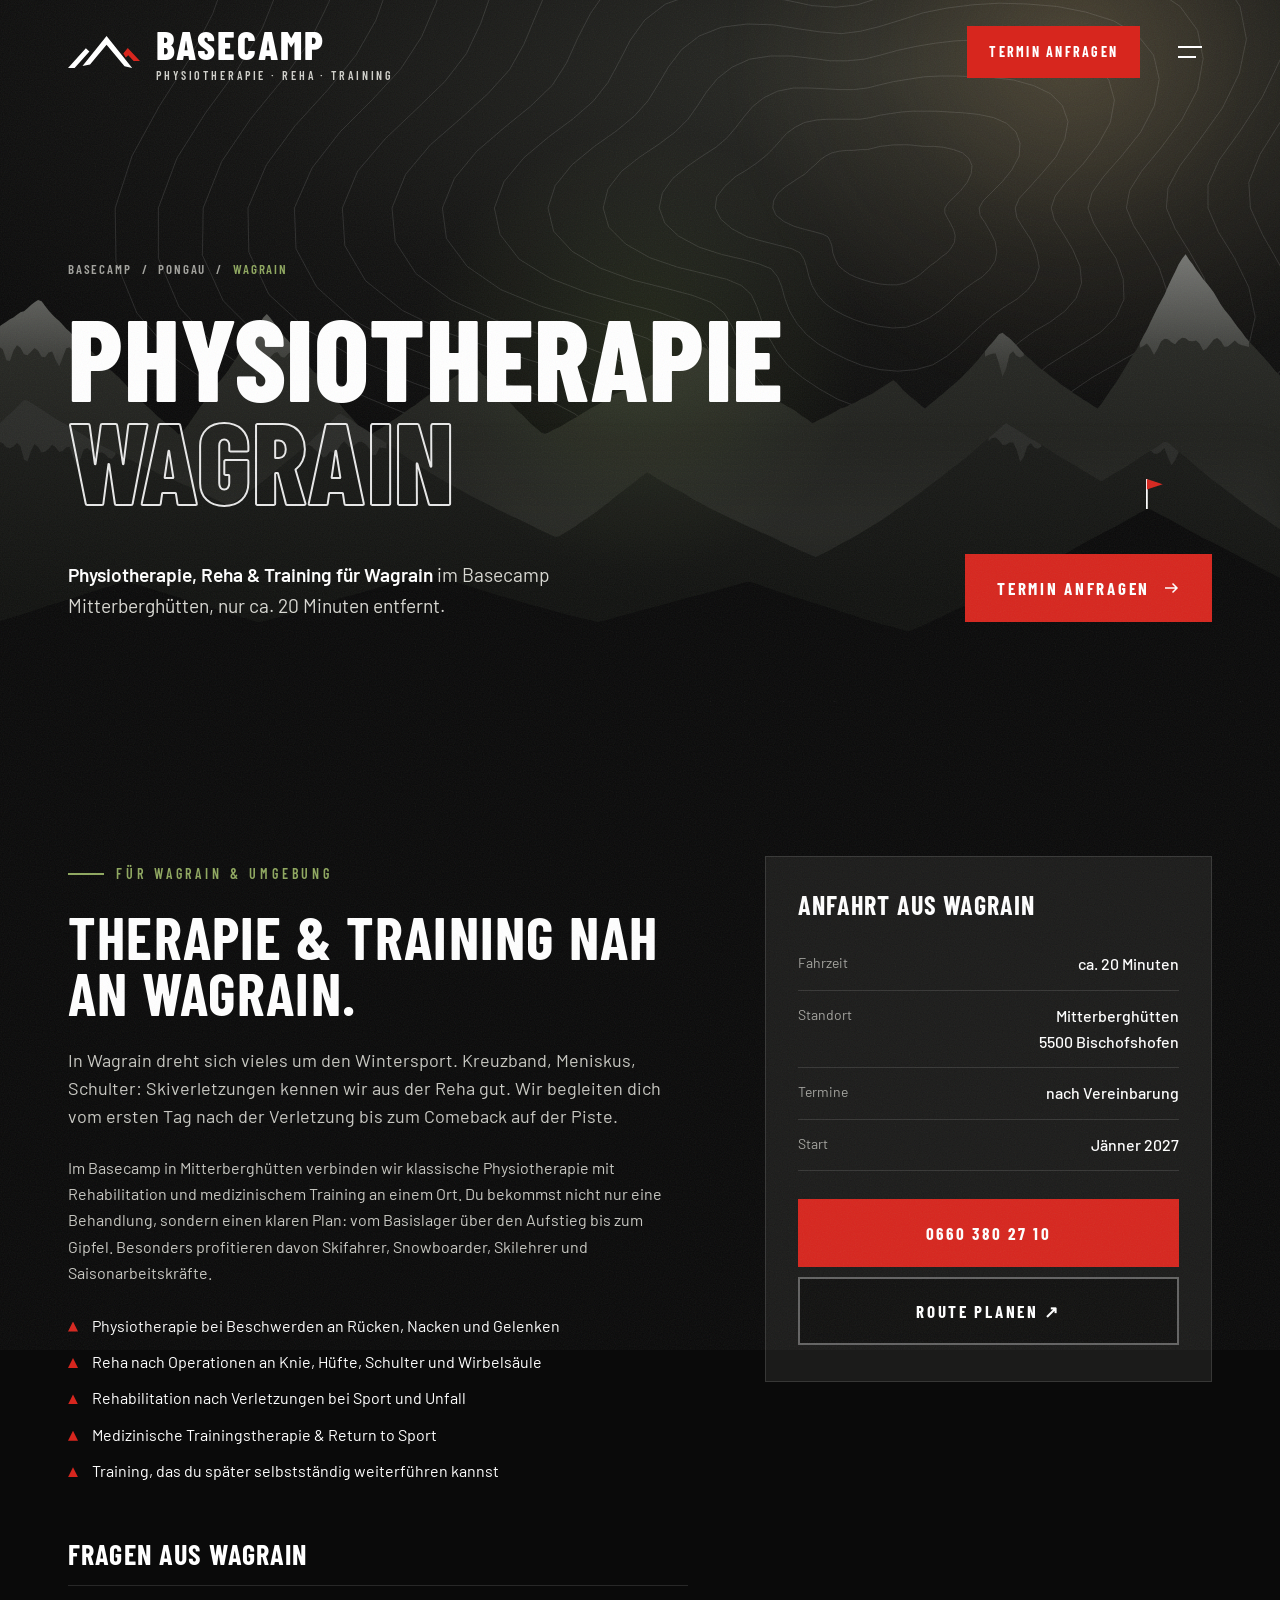
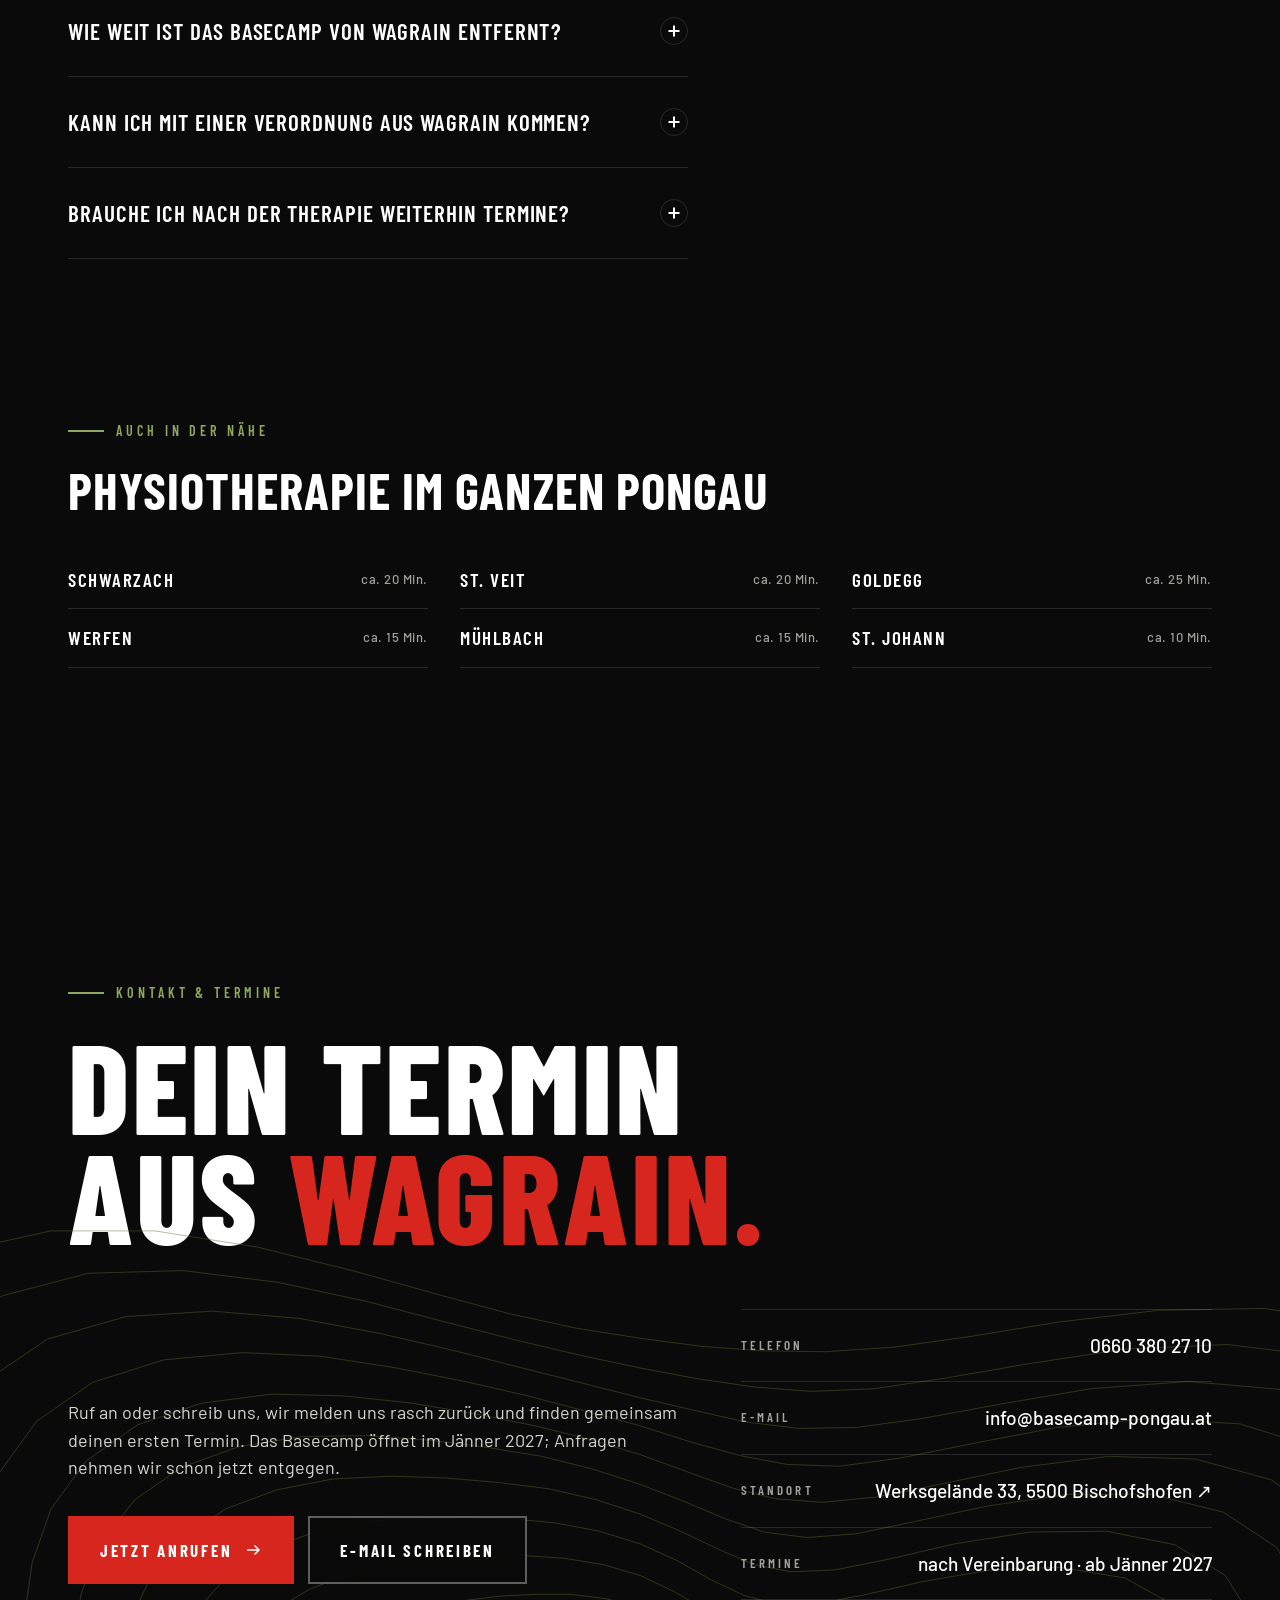
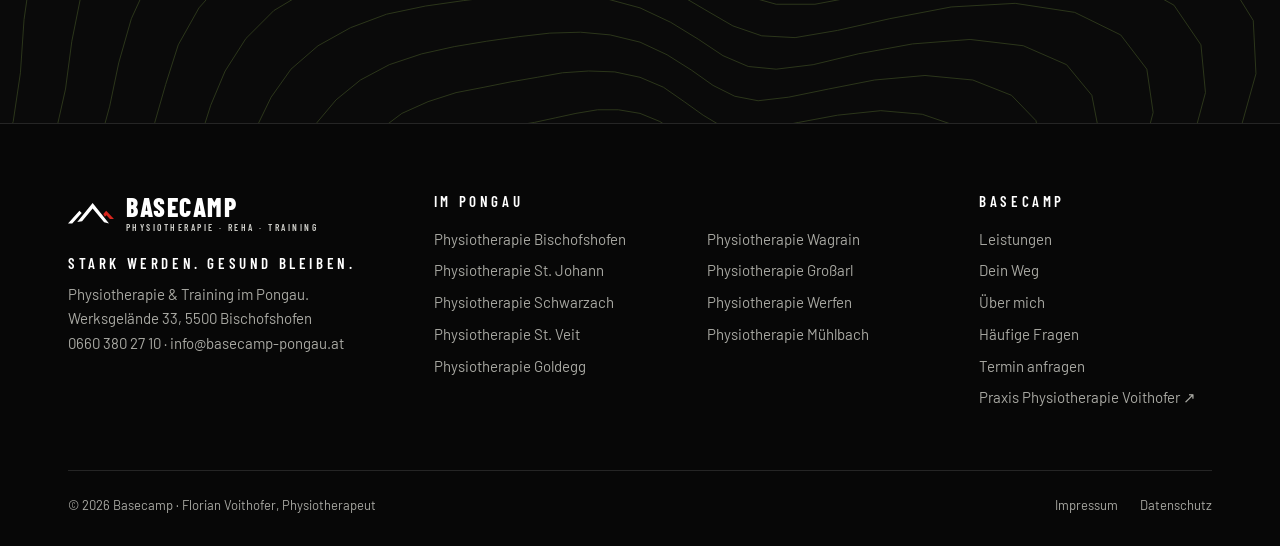
<file: basecamp-website-2/physiotherapie-wagrain.html>
<!doctype html>
<html lang="de-AT">
<head>
<meta charset="utf-8">
<script>document.documentElement.classList.add("js")</script>
<meta name="viewport" content="width=device-width, initial-scale=1">
<title>Physiotherapie Wagrain | Basecamp | Reha &amp; Training im Pongau</title>
<meta name="description" content="Physiotherapie, Reha nach OP und Training für Wagrain: Das Basecamp in Mitterberghütten ist in ca. 20 Minuten erreichbar. Wahltherapeut. Termin anfragen: 0660 380 27 10.">
<link rel="canonical" href="https://basecamp-pongau.at/physiotherapie-wagrain.html">
<meta name="robots" content="index,follow">
<meta name="geo.region" content="AT-5">
<meta name="geo.placename" content="Mitterberghütten, Bischofshofen">
<meta name="theme-color" content="#0A0A0A">
<meta property="og:type" content="website">
<meta property="og:locale" content="de_AT">
<meta property="og:site_name" content="Basecamp">
<meta property="og:title" content="Physiotherapie Wagrain | Basecamp | Reha &amp; Training im Pongau">
<meta property="og:description" content="Physiotherapie, Reha nach OP und Training für Wagrain: Das Basecamp in Mitterberghütten ist in ca. 20 Minuten erreichbar. Wahltherapeut. Termin anfragen: 0660 380 27 10.">
<meta property="og:url" content="https://basecamp-pongau.at/physiotherapie-wagrain.html">
<meta property="og:image" content="https://basecamp-pongau.at/assets/img/og-image.jpg">
<meta name="twitter:card" content="summary_large_image">
<link rel="icon" href="assets/img/favicon.svg" type="image/svg+xml">
<link rel="apple-touch-icon" href="assets/img/apple-touch-icon.png">
<link rel="stylesheet" href="css/style.css">
<link rel="preconnect" href="https://fonts.googleapis.com"><link rel="preconnect" href="https://fonts.gstatic.com" crossorigin><link rel="stylesheet" href="https://fonts.googleapis.com/css2?family=Barlow+Condensed:wght@600;700;800&family=Barlow:wght@400;500;600&display=swap">
<script type="application/ld+json">{"@context": "https://schema.org", "@type": "Physiotherapy", "@id": "https://basecamp-pongau.at/#basecamp", "name": "Basecamp · Physiotherapie · Reha · Training", "alternateName": ["Basecamp Pongau", "Basecamp Reha & Training", "Physiotherapie & Training Pongau"], "description": "Physiotherapie, Rehabilitation nach Operationen und Verletzungen sowie medizinisches Training in Mitterberghütten (Bischofshofen). Physiotherapie & Training mitten im Pongau.", "url": "https://basecamp-pongau.at/", "logo": "https://basecamp-pongau.at/assets/img/logo-mark.svg", "image": "https://basecamp-pongau.at/assets/img/og-image.jpg", "telephone": "+43 660 3802710", "email": "info@basecamp-pongau.at", "address": {"@type": "PostalAddress", "addressLocality": "Bischofshofen", "postalCode": "5500", "addressRegion": "Salzburg", "addressCountry": "AT", "streetAddress": "Werksgelände 33"}, "areaServed": [{"@type": "City", "name": "Bischofshofen"}, {"@type": "City", "name": "St. Johann im Pongau"}, {"@type": "City", "name": "Schwarzach im Pongau"}, {"@type": "City", "name": "St. Veit im Pongau"}, {"@type": "City", "name": "Goldegg"}, {"@type": "City", "name": "Wagrain"}, {"@type": "City", "name": "Großarl"}, {"@type": "City", "name": "Werfen"}, {"@type": "City", "name": "Mühlbach am Hochkönig"}, {"@type": "AdministrativeArea", "name": "Pongau"}], "medicalSpecialty": "Physiotherapy", "availableService": [{"@type": "MedicalTherapy", "name": "Physiotherapie"}, {"@type": "MedicalTherapy", "name": "Rehabilitation nach Operationen"}, {"@type": "MedicalTherapy", "name": "Medizinische Trainingstherapie"}, {"@type": "MedicalTherapy", "name": "Sportphysiotherapie / Return to Sport"}], "founder": {"@type": "Person", "name": "Florian Voithofer", "jobTitle": "Physiotherapeut", "url": "https://physio-voithofer.at"}, "knowsLanguage": "de"}</script><script type="application/ld+json">{"@context": "https://schema.org", "@type": "BreadcrumbList", "itemListElement": [{"@type": "ListItem", "position": 1, "name": "Basecamp", "item": "https://basecamp-pongau.at/"}, {"@type": "ListItem", "position": 2, "name": "Physiotherapie Wagrain", "item": "https://basecamp-pongau.at/physiotherapie-wagrain.html"}]}</script><script type="application/ld+json">{"@context": "https://schema.org", "@type": "FAQPage", "mainEntity": [{"@type": "Question", "name": "Wie weit ist das Basecamp von Wagrain entfernt?", "acceptedAnswer": {"@type": "Answer", "text": "Aus Wagrain fährst du über St. Johann nach Mitterberghütten, etwa 20 Minuten. Termine vereinbarst du telefonisch unter 0660 380 27 10 oder per E-Mail."}}, {"@type": "Question", "name": "Kann ich mit einer Verordnung aus Wagrain kommen?", "acceptedAnswer": {"@type": "Answer", "text": "Ja. Jede ärztliche Verordnung für Physiotherapie, egal von welcher Ärztin oder welchem Arzt, kannst du bei uns einlösen. Als Wahltherapeut stellen wir dir eine Rechnung aus, die du bei deiner Krankenversicherung zur Rückerstattung einreichst; wir helfen dir gern dabei."}}, {"@type": "Question", "name": "Brauche ich nach der Therapie weiterhin Termine?", "acceptedAnswer": {"@type": "Answer", "text": "Nicht zwingend. Ziel ist, dass du dein Training selbstständig weiterführen kannst. Viele nutzen danach die Möglichkeit, im Studio eigenständig weiterzutrainieren."}}]}</script>
</head>
<body>
<div class="grain" aria-hidden="true"></div>
<a class="skip" href="#main">Zum Inhalt springen</a>
<header class="hdr">
 <div class="wrap">
  <a class="brand" href="index.html" aria-label="Basecamp, zur Startseite"><svg class="" viewBox="0 0 319 142" fill="#fff" aria-hidden="true"><path d="M 79.06 53.88 L 94.90 68.87 L 29.28 141.85 L 0.00 141.85 Z M 170.84 0.00 L 284.41 141.85 L 250.47 134.35 L 170.84 38.32 L 97.73 126.15 L 64.21 132.51 Z"/><path fill="#D7261E" d="M 264.75 53.60 L 318.92 110.31 L 290.63 110.31 L 267.15 85.70 L 255.84 95.74 L 244.81 77.07 Z"/></svg><span><b>BASECAMP</b><small>PHYSIOTHERAPIE · REHA · TRAINING</small></span></a>
  <nav class="nav" aria-label="Hauptnavigation"><a class="lnk" href="index.html#leistungen">Leistungen</a><a class="lnk" href="index.html#weg">Dein Weg</a><a class="lnk" href="index.html#ueber">Über mich</a><a class="lnk" href="index.html#pongau">Pongau</a><a class="lnk" href="index.html#faq">FAQ</a><a class="btn btn--red" href="index.html#kontakt">Termin anfragen</a>
   <button class="burger" aria-label="Menü öffnen" aria-expanded="false" aria-controls="mnav"><span></span><span></span></button></nav>
 </div>
</header>
<nav class="mnav" id="mnav" aria-label="Mobile Navigation"><a href="index.html#leistungen">Leistungen</a><a href="index.html#weg">Dein Weg</a><a href="index.html#ueber">Über mich</a><a href="index.html#pongau">Pongau</a><a href="index.html#faq">FAQ</a><a href="index.html#kontakt" class="red">Termin</a>
 <div class="mnav-foot">Basecamp · Mitterberghütten<a href="tel:+436603802710">0660 380 27 10</a><a href="mailto:info@basecamp-pongau.at">info@basecamp-pongau.at</a></div></nav>
<main id="main">

<section class="hero subhero" aria-labelledby="hero-h">
 <div class="hero__sky" aria-hidden="true"><div class="hero__sun"></div><div class="hero__topo"><svg viewBox="0 0 1600 900" preserveAspectRatio="xMidYMid slice" aria-hidden="true"><g fill="none" stroke="#fff" stroke-width="1.1"><path d="M1181,260 L1181,266 L1184,272 L1188,279 L1192,287 L1194,295 L1193,303 L1189,310 L1184,316 L1177,321 L1170,327 L1163,332 L1156,338 L1149,344 L1141,349 L1131,354 L1121,356 L1111,356 L1100,355 L1090,353 L1080,350 L1071,347 L1062,343 L1055,338 L1048,332 L1044,324 L1041,316 L1040,308 L1038,302 L1035,296 L1029,293 L1019,290 L1007,287 L993,283 L980,277 L970,269 L966,260 L967,251 L972,242 L981,234 L990,228 L999,222 L1007,217 L1013,211 L1019,206 L1025,200 L1032,195 L1040,191 L1049,189 L1058,188 L1067,188 L1076,187 L1084,187 L1092,185 L1100,183 L1109,182 L1117,181 L1126,181 L1136,181 L1145,182 L1156,183 L1167,183 L1179,184 L1192,187 L1203,191 L1211,198 L1215,207 L1214,217 L1209,228 L1201,238 L1192,247 L1185,254 L1181,260Z"/><path d="M1224,260 L1225,269 L1231,278 L1238,290 L1244,302 L1246,315 L1244,326 L1237,337 L1228,346 L1217,353 L1206,361 L1196,369 L1186,379 L1175,388 L1162,397 L1148,404 L1133,409 L1116,410 L1100,408 L1084,405 L1069,400 L1055,394 L1042,387 L1031,379 L1022,369 L1015,357 L1011,345 L1008,333 L1005,324 L1000,316 L990,311 L975,307 L955,302 L934,296 L915,286 L901,274 L894,260 L896,246 L906,233 L919,221 L934,212 L947,203 L958,194 L967,185 L975,176 L983,167 L994,159 L1006,153 L1021,150 L1035,149 L1050,149 L1063,149 L1075,149 L1088,147 L1100,144 L1113,142 L1127,140 L1141,139 L1155,139 L1170,139 L1187,140 L1204,141 L1223,143 L1242,147 L1258,154 L1270,165 L1275,179 L1274,195 L1265,212 L1253,227 L1240,240 L1229,251 L1224,260Z"/><path d="M1269,260 L1271,272 L1279,285 L1289,300 L1296,317 L1299,334 L1294,350 L1284,363 L1271,374 L1255,384 L1241,394 L1227,406 L1214,418 L1200,432 L1184,445 L1166,456 L1145,462 L1122,464 L1100,462 L1078,457 L1058,449 L1040,440 L1023,430 L1008,418 L996,404 L987,389 L981,373 L977,358 L972,346 L964,336 L949,330 L928,324 L902,318 L874,309 L848,295 L831,279 L824,260 L828,241 L841,223 L859,208 L878,195 L895,184 L909,172 L920,159 L930,146 L941,133 L955,122 L972,114 L992,110 L1012,110 L1032,111 L1050,112 L1067,112 L1084,110 L1100,106 L1117,102 L1136,99 L1155,96 L1175,95 L1196,95 L1218,96 L1242,97 L1267,100 L1292,107 L1313,117 L1328,132 L1335,152 L1331,174 L1320,196 L1303,216 L1287,234 L1274,248 L1269,260Z"/><path d="M1314,260 L1318,275 L1329,292 L1341,312 L1350,333 L1352,354 L1345,373 L1331,389 L1312,403 L1293,414 L1275,427 L1259,441 L1243,458 L1226,476 L1206,494 L1183,508 L1157,517 L1128,520 L1100,517 L1073,509 L1047,499 L1024,486 L1003,472 L985,457 L971,439 L960,420 L952,401 L946,383 L939,368 L927,357 L908,349 L880,342 L847,334 L812,322 L782,305 L761,284 L754,260 L760,236 L777,214 L800,196 L824,180 L844,165 L860,149 L872,132 L883,115 L897,98 L915,84 L937,74 L963,70 L989,70 L1015,73 L1038,76 L1059,76 L1080,74 L1100,69 L1122,63 L1145,58 L1169,54 L1195,51 L1222,50 L1251,51 L1281,53 L1312,58 L1342,66 L1368,80 L1386,100 L1393,125 L1388,153 L1373,180 L1353,206 L1333,227 L1319,245 L1314,260Z"/><path d="M1360,260 L1367,279 L1380,300 L1395,323 L1404,349 L1405,374 L1395,396 L1376,415 L1353,430 L1330,444 L1308,458 L1289,476 L1271,497 L1252,521 L1229,543 L1201,562 L1169,574 L1135,577 L1100,573 L1067,563 L1036,548 L1009,532 L985,513 L964,494 L947,473 L933,450 L924,428 L915,408 L905,391 L889,378 L865,369 L831,360 L791,350 L750,335 L715,314 L692,289 L685,260 L694,232 L715,206 L743,183 L770,164 L793,145 L810,126 L823,105 L836,83 L852,62 L874,45 L902,34 L934,30 L967,31 L998,36 L1026,40 L1052,42 L1076,39 L1100,33 L1126,25 L1154,16 L1184,10 L1216,6 L1249,4 L1284,5 L1321,8 L1357,15 L1392,26 L1422,44 L1442,69 L1449,99 L1443,132 L1426,165 L1402,195 L1380,220 L1365,241 L1360,260Z"/><path d="M1408,260 L1417,282 L1433,307 L1449,335 L1459,365 L1458,393 L1444,419 L1421,440 L1393,456 L1365,472 L1340,489 L1319,511 L1300,537 L1278,566 L1252,594 L1220,617 L1182,631 L1141,635 L1100,629 L1061,616 L1026,597 L994,576 L967,553 L943,530 L923,505 L907,480 L895,455 L884,433 L870,414 L850,400 L820,389 L781,379 L735,366 L688,348 L649,324 L625,293 L618,260 L630,227 L655,197 L686,171 L717,148 L742,126 L760,103 L774,77 L788,50 L806,25 L832,5 L866,-7 L905,-11 L944,-7 L982,0 L1015,7 L1045,9 L1072,6 L1100,-3 L1130,-14 L1163,-25 L1199,-35 L1237,-41 L1277,-43 L1318,-42 L1361,-38 L1403,-29 L1442,-14 L1475,8 L1497,38 L1504,73 L1497,112 L1477,150 L1451,185 L1427,214 L1412,238 L1408,260Z"/><path d="M1458,260 L1469,286 L1487,315 L1505,347 L1514,381 L1510,413 L1492,441 L1464,464 L1431,482 L1399,499 L1372,519 L1349,545 L1328,576 L1305,612 L1276,646 L1238,673 L1195,690 L1147,694 L1100,686 L1055,668 L1015,645 L980,619 L949,592 L922,565 L900,537 L882,509 L866,483 L852,459 L834,439 L809,423 L774,411 L729,398 L677,383 L626,362 L584,333 L558,298 L553,260 L568,223 L596,189 L631,159 L663,133 L690,107 L708,79 L722,48 L738,17 L759,-13 L790,-35 L830,-48 L876,-51 L923,-44 L966,-35 L1004,-26 L1038,-23 L1069,-27 L1100,-38 L1134,-53 L1172,-68 L1214,-80 L1259,-88 L1305,-92 L1353,-90 L1401,-84 L1448,-72 L1492,-53 L1527,-27 L1550,8 L1558,49 L1549,92 L1528,135 L1500,174 L1475,207 L1460,235 L1458,260Z"/><path d="M1510,260 L1523,290 L1543,322 L1561,359 L1569,396 L1561,432 L1539,463 L1505,487 L1468,507 L1433,526 L1403,549 L1379,579 L1358,617 L1332,659 L1300,699 L1258,731 L1208,750 L1154,754 L1100,743 L1050,721 L1005,692 L966,661 L932,629 L903,598 L878,568 L856,539 L837,510 L819,485 L797,464 L767,447 L727,432 L676,418 L619,400 L564,375 L520,342 L494,302 L490,260 L507,218 L538,181 L576,148 L610,117 L637,87 L655,55 L670,19 L686,-18 L711,-51 L748,-76 L794,-89 L848,-90 L901,-81 L951,-68 L994,-57 L1031,-53 L1065,-59 L1100,-73 L1139,-92 L1182,-112 L1230,-128 L1281,-138 L1334,-141 L1388,-139 L1441,-130 L1493,-115 L1540,-92 L1578,-61 L1602,-21 L1610,24 L1601,73 L1578,121 L1550,164 L1524,200 L1510,231 L1510,260Z"/><path d="M1563,260 L1578,293 L1599,330 L1617,371 L1623,412 L1611,451 L1584,483 L1545,509 L1503,531 L1465,552 L1434,579 L1410,614 L1387,658 L1360,707 L1324,753 L1278,790 L1221,811 L1161,814 L1100,799 L1044,772 L995,738 L952,701 L916,665 L884,631 L855,599 L831,568 L808,539 L785,512 L758,490 L723,471 L678,455 L623,438 L562,417 L503,388 L457,351 L431,307 L428,260 L447,214 L482,173 L521,136 L556,102 L583,67 L601,29 L615,-11 L634,-53 L663,-90 L705,-117 L759,-130 L820,-128 L881,-116 L936,-100 L984,-87 L1024,-83 L1062,-91 L1100,-109 L1143,-133 L1192,-157 L1246,-176 L1304,-188 L1363,-192 L1423,-188 L1482,-176 L1537,-157 L1587,-130 L1627,-94 L1653,-50 L1661,1 L1651,54 L1628,106 L1600,153 L1575,193 L1561,228 L1563,260Z"/><path d="M1618,260 L1635,297 L1656,338 L1673,383 L1676,428 L1660,469 L1627,504 L1584,531 L1538,554 L1497,578 L1465,608 L1441,649 L1418,700 L1389,756 L1350,809 L1298,850 L1235,873 L1167,874 L1100,855 L1039,822 L985,782 L939,740 L900,700 L865,663 L833,629 L805,598 L777,568 L749,540 L718,517 L678,496 L628,478 L569,458 L504,433 L443,401 L396,359 L370,311 L368,260 L390,210 L425,165 L466,124 L501,86 L527,46 L545,4 L560,-43 L580,-89 L613,-129 L662,-158 L724,-170 L793,-166 L861,-150 L922,-130 L974,-116 L1018,-112 L1058,-122 L1100,-145 L1147,-174 L1202,-203 L1263,-226 L1327,-240 L1393,-243 L1458,-237 L1522,-222 L1581,-198 L1633,-167 L1675,-126 L1702,-77 L1711,-22 L1702,36 L1679,91 L1651,142 L1627,186 L1615,224 L1618,260Z"/><path d="M1675,260 L1692,301 L1714,347 L1728,395 L1728,443 L1707,487 L1669,523 L1621,552 L1571,576 L1529,603 L1497,638 L1472,685 L1449,744 L1419,807 L1376,866 L1318,912 L1249,935 L1174,934 L1100,910 L1033,871 L976,825 L927,777 L885,733 L847,695 L811,660 L778,628 L746,598 L713,570 L676,545 L632,522 L578,501 L515,478 L448,450 L385,413 L336,368 L311,315 L310,260 L333,206 L369,157 L410,112 L445,69 L470,25 L487,-23 L502,-75 L526,-126 L564,-169 L619,-198 L689,-209 L766,-202 L842,-183 L909,-160 L965,-143 L1012,-141 L1055,-154 L1100,-182 L1152,-217 L1213,-251 L1280,-278 L1351,-293 L1424,-295 L1494,-286 L1561,-267 L1623,-239 L1678,-202 L1722,-157 L1750,-104 L1760,-45 L1752,17 L1730,77 L1703,131 L1681,178 L1670,220 L1675,260Z"/><path d="M1734,260 L1751,306 L1771,355 L1783,406 L1778,457 L1752,503 L1709,541 L1656,572 L1604,598 L1560,628 L1528,668 L1505,722 L1481,788 L1449,860 L1403,925 L1339,974 L1262,997 L1180,993 L1100,964 L1028,919 L967,866 L915,813 L870,766 L829,726 L789,691 L751,659 L713,629 L675,600 L633,574 L584,549 L527,525 L461,498 L392,466 L328,425 L279,376 L253,319 L254,260 L277,202 L313,149 L353,100 L387,52 L411,3 L427,-51 L444,-107 L470,-163 L514,-209 L577,-239 L656,-248 L741,-237 L824,-214 L896,-188 L956,-170 L1005,-169 L1051,-187 L1100,-220 L1157,-261 L1224,-300 L1298,-330 L1376,-346 L1454,-347 L1529,-335 L1600,-311 L1665,-278 L1721,-237 L1767,-188 L1797,-130 L1808,-67 L1802,-2 L1783,61 L1758,119 L1737,170 L1728,216 L1734,260Z"/><path d="M1793,260 L1810,310 L1828,363 L1836,418 L1827,472 L1796,520 L1748,559 L1691,591 L1636,620 L1592,654 L1561,700 L1538,761 L1515,835 L1481,913 L1430,985 L1360,1036 L1276,1059 L1187,1052 L1100,1017 L1023,964 L958,905 L903,848 L855,798 L810,757 L766,722 L723,691 L679,661 L635,632 L588,603 L536,576 L476,548 L408,518 L338,482 L273,437 L224,384 L198,323 L198,260 L221,198 L257,141 L296,88 L328,35 L350,-20 L366,-79 L384,-141 L415,-200 L465,-248 L536,-278 L623,-285 L717,-270 L807,-243 L884,-214 L947,-196 L999,-197 L1048,-220 L1100,-259 L1162,-307 L1235,-352 L1316,-385 L1401,-401 L1484,-400 L1564,-383 L1638,-354 L1705,-316 L1763,-270 L1810,-217 L1842,-156 L1857,-90 L1853,-21 L1836,46 L1814,107 L1795,162 L1787,212 L1793,260Z"/><path d="M1854,260 L1869,314 L1883,371 L1888,429 L1873,485 L1837,535 L1784,576 L1724,610 L1669,642 L1625,680 L1595,732 L1573,800 L1549,882 L1513,969 L1457,1045 L1381,1099 L1290,1121 L1193,1109 L1100,1068 L1018,1008 L949,943 L892,881 L841,830 L792,788 L743,754 L694,724 L644,695 L594,665 L543,634 L487,603 L424,572 L356,538 L285,497 L220,449 L171,391 L145,327 L144,260 L165,195 L199,133 L236,75 L266,17 L287,-43 L303,-108 L324,-175 L359,-238 L416,-287 L495,-316 L592,-320 L694,-302 L790,-271 L873,-240 L939,-222 L993,-226 L1044,-254 L1100,-300 L1167,-354 L1246,-404 L1334,-440 L1426,-456 L1515,-452 L1598,-430 L1674,-396 L1743,-353 L1803,-303 L1853,-245 L1888,-181 L1905,-112 L1906,-41 L1892,29 L1872,95 L1855,154 L1848,208 L1854,260Z"/></g></svg></div></div>
<div class="hero__ridges" aria-hidden="true">
  <div class="ridge ridge--1" data-depth=".55"><svg viewBox="0 0 1600 420" preserveAspectRatio="none">
   <defs><linearGradient id="rg1" x1="0" y1="0" x2="0" y2="1"><stop offset="0" stop-color="#2E2F2A"/><stop offset=".75" stop-color="#1B1C19"/></linearGradient>
   <linearGradient id="sn" x1="0" y1="0" x2="0" y2="1"><stop offset="0" stop-color="#fff" stop-opacity=".34"/><stop offset="1" stop-color="#fff" stop-opacity=".06"/></linearGradient></defs>
   <path d="M0,420 L0,188.3 L4,185.4 L8,183.0 L12,179.7 L16,177.7 L20,174.5 L24,171.1 L28,167.9 L32,164.1 L36,161.0 L40,157.9 L44,153.4 L48,149.8 L52,146.4 L56,142.3 L60,138.5 L64,135.5 L68,132.6 L72,130.0 L76,127.2 L80,124.6 L84,121.9 L88,120.0 L92,116.8 L96,114.0 L100,112.7 L104,109.4 L108,105.6 L112,102.5 L116,99.9 L120,101.3 L124,106.7 L128,111.8 L132,116.5 L136,120.5 L140,123.9 L144,128.1 L148,132.6 L152,136.1 L156,140.3 L160,142.2 L164,145.7 L168,149.3 L172,153.7 L176,157.7 L180,161.3 L184,165.7 L188,170.1 L192,174.3 L196,178.1 L200,180.9 L204,184.8 L208,188.1 L212,192.5 L216,196.7 L220,201.4 L224,205.6 L228,209.5 L232,213.6 L236,217.0 L240,220.9 L244,224.4 L248,228.3 L252,232.3 L256,235.6 L260,238.8 L264,242.3 L268,245.6 L272,249.0 L276,252.8 L280,250.0 L284,244.8 L288,239.5 L292,233.6 L296,227.8 L300,222.0 L304,216.6 L308,211.3 L312,206.2 L316,200.8 L320,195.0 L324,190.4 L328,185.4 L332,180.1 L336,174.0 L340,167.9 L344,161.7 L348,156.0 L352,150.3 L356,144.5 L360,137.8 L364,131.7 L368,125.9 L372,119.9 L376,115.9 L380,120.4 L384,125.9 L388,131.7 L392,137.0 L396,141.7 L400,145.8 L404,150.9 L408,156.5 L412,161.3 L416,165.6 L420,170.9 L424,175.2 L428,180.0 L432,184.5 L436,189.6 L440,194.8 L444,199.4 L448,204.5 L452,209.8 L456,214.3 L460,219.6 L464,224.8 L468,229.4 L472,233.5 L476,238.0 L480,242.8 L484,247.5 L488,252.0 L492,253.8 L496,251.7 L500,249.1 L504,246.9 L508,244.3 L512,241.7 L516,238.8 L520,236.1 L524,233.6 L528,230.6 L532,227.8 L536,224.9 L540,222.3 L544,219.8 L548,216.7 L552,213.7 L556,210.8 L560,207.9 L564,204.9 L568,202.1 L572,199.5 L576,197.3 L580,194.6 L584,191.3 L588,188.3 L592,185.4 L596,182.9 L600,181.2 L604,178.3 L608,176.1 L612,175.3 L616,179.2 L620,183.5 L624,187.8 L628,192.0 L632,195.4 L636,199.4 L640,203.6 L644,207.9 L648,212.1 L652,216.6 L656,220.4 L660,225.0 L664,228.7 L668,232.2 L672,236.5 L676,240.6 L680,243.9 L684,247.3 L688,250.9 L692,252.1 L696,250.6 L700,248.4 L704,246.4 L708,244.5 L712,242.3 L716,239.9 L720,237.5 L724,235.1 L728,233.1 L732,230.4 L736,227.8 L740,225.6 L744,223.0 L748,221.0 L752,219.0 L756,216.8 L760,213.7 L764,211.3 L768,208.8 L772,206.9 L776,205.1 L780,203.6 L784,202.1 L788,200.2 L792,198.2 L796,196.3 L800,193.9 L804,191.3 L808,188.2 L812,185.9 L816,183.9 L820,181.8 L824,179.5 L828,177.0 L832,175.9 L836,173.6 L840,171.9 L844,169.9 L848,167.5 L852,165.7 L856,162.9 L860,160.4 L864,157.9 L868,155.3 L872,153.1 L876,155.6 L880,158.9 L884,162.2 L888,165.6 L892,168.3 L896,171.8 L900,173.9 L904,176.7 L908,179.0 L912,181.8 L916,185.3 L920,189.0 L924,192.4 L928,195.5 L932,198.4 L936,201.1 L940,204.1 L944,206.5 L948,209.0 L952,211.5 L956,213.7 L960,216.4 L964,218.7 L968,221.2 L972,223.2 L976,225.7 L980,228.6 L984,231.8 L988,234.2 L992,237.0 L996,240.1 L1000,238.1 L1004,235.8 L1008,234.1 L1012,232.2 L1016,230.1 L1020,227.9 L1024,225.5 L1028,222.9 L1032,222.2 L1036,220.4 L1040,218.3 L1044,216.7 L1048,214.5 L1052,212.2 L1056,210.6 L1060,208.3 L1064,206.4 L1068,203.6 L1072,201.1 L1076,198.5 L1080,196.1 L1084,193.6 L1088,191.1 L1092,194.3 L1096,199.0 L1100,203.3 L1104,206.9 L1108,210.4 L1112,213.4 L1116,217.1 L1120,220.6 L1124,223.2 L1128,219.5 L1132,216.5 L1136,213.4 L1140,209.6 L1144,206.7 L1148,203.2 L1152,199.7 L1156,196.3 L1160,193.0 L1164,189.2 L1168,185.1 L1172,181.0 L1176,176.9 L1180,172.4 L1184,168.2 L1188,163.2 L1192,158.3 L1196,153.2 L1200,148.8 L1204,144.1 L1208,138.9 L1212,137.1 L1216,140.5 L1220,143.4 L1224,147.5 L1228,151.6 L1232,156.2 L1236,160.6 L1240,164.6 L1244,167.7 L1248,171.6 L1252,175.3 L1256,178.7 L1260,181.3 L1264,184.6 L1268,187.8 L1272,190.7 L1276,194.0 L1280,197.1 L1284,199.7 L1288,202.4 L1292,205.4 L1296,208.1 L1300,210.5 L1304,213.3 L1308,215.6 L1312,218.3 L1316,221.1 L1320,223.4 L1324,218.6 L1328,212.5 L1332,206.4 L1336,200.6 L1340,195.3 L1344,189.0 L1348,182.3 L1352,175.6 L1356,169.0 L1360,162.4 L1364,156.5 L1368,148.9 L1372,140.9 L1376,133.7 L1380,125.4 L1384,117.0 L1388,108.7 L1392,101.3 L1396,93.9 L1400,84.8 L1404,76.0 L1408,68.1 L1412,59.7 L1416,53.0 L1420,47.9 L1424,54.3 L1428,59.5 L1432,65.5 L1436,70.6 L1440,76.3 L1444,80.9 L1448,86.0 L1452,91.5 L1456,98.2 L1460,105.0 L1464,110.7 L1468,115.5 L1472,120.8 L1476,126.4 L1480,131.9 L1484,136.6 L1488,142.3 L1492,147.0 L1496,151.4 L1500,155.5 L1504,159.9 L1508,164.1 L1512,168.7 L1516,173.2 L1520,178.3 L1524,182.7 L1528,186.6 L1532,191.4 L1536,195.2 L1540,199.8 L1544,203.6 L1548,207.3 L1552,210.5 L1556,214.0 L1560,217.6 L1564,221.8 L1568,224.7 L1572,227.9 L1576,231.2 L1580,234.6 L1584,237.8 L1588,241.1 L1592,244.5 L1596,248.1 L1600,251.1 L1600,420 Z" fill="url(#rg1)"/><path d="M44,153.4 L48,149.8 L52,146.4 L56,142.3 L60,138.5 L64,135.5 L68,132.6 L72,130.0 L76,127.2 L80,124.6 L84,121.9 L88,120.0 L92,116.8 L96,114.0 L100,112.7 L104,109.4 L108,105.6 L112,102.5 L116,99.9 L120,101.3 L124,106.7 L128,111.8 L132,116.5 L136,120.5 L140,123.9 L144,128.1 L148,132.6 L152,136.1 L156,140.3 L160,142.2 L164,145.7 L168,149.3 L172,153.7 L176,157.7 L176,163.1 L172,157.3 L168,157.9 L164,164.1 L160,165.3 L156,159.6 L152,153.6 L148,154.8 L144,165.1 L140,175.5 L136,168.3 L132,158.6 L128,159.7 L124,165.0 L120,164.6 L116,157.8 L112,154.6 L108,158.8 L104,162.9 L100,161.6 L96,154.4 L92,151.5 L88,157.7 L84,169.4 L80,168.5 L76,156.3 L72,153.2 L68,155.7 L64,160.2 L60,157.5 L56,152.8 L52,152.5 L48,158.0 L44,159.7Z M344,161.7 L348,156.0 L352,150.3 L356,144.5 L360,137.8 L364,131.7 L368,125.9 L372,119.9 L376,115.9 L380,120.4 L384,125.9 L388,131.7 L392,137.0 L396,141.7 L400,145.8 L404,150.9 L408,156.5 L412,161.3 L416,165.6 L416,177.4 L412,168.6 L408,163.2 L404,158.5 L400,161.1 L396,165.6 L392,164.2 L388,159.2 L384,160.5 L380,165.2 L376,168.2 L372,169.4 L368,179.0 L364,184.5 L360,175.4 L356,169.5 L352,165.8 L348,162.3 L344,163.4Z M1192,158.3 L1196,153.2 L1200,148.8 L1204,144.1 L1208,138.9 L1212,137.1 L1216,140.5 L1220,143.4 L1224,147.5 L1228,151.6 L1232,156.2 L1236,160.6 L1236,163.4 L1232,165.4 L1228,163.6 L1224,158.2 L1220,162.0 L1216,178.0 L1212,187.1 L1208,172.1 L1204,160.6 L1200,161.1 L1196,162.4 L1192,164.6Z M1368,148.9 L1372,140.9 L1376,133.7 L1380,125.4 L1384,117.0 L1388,108.7 L1392,101.3 L1396,93.9 L1400,84.8 L1404,76.0 L1408,68.1 L1412,59.7 L1416,53.0 L1420,47.9 L1424,54.3 L1428,59.5 L1432,65.5 L1436,70.6 L1440,76.3 L1444,80.9 L1448,86.0 L1452,91.5 L1456,98.2 L1460,105.0 L1464,110.7 L1468,115.5 L1472,120.8 L1476,126.4 L1480,131.9 L1484,136.6 L1488,142.3 L1492,147.0 L1492,153.5 L1488,152.4 L1484,151.4 L1480,149.6 L1476,146.0 L1472,149.3 L1468,152.8 L1464,153.1 L1460,146.6 L1456,143.2 L1452,144.8 L1448,149.9 L1444,155.2 L1440,157.4 L1436,149.8 L1432,145.9 L1428,146.9 L1424,146.7 L1420,143.5 L1416,142.8 L1412,145.7 L1408,150.4 L1404,147.9 L1400,144.7 L1396,144.1 L1392,147.3 L1388,156.1 L1384,162.2 L1380,154.6 L1376,149.3 L1372,152.3 L1368,154.4Z" fill="url(#sn)"/></svg></div>
  <div class="hero__mist"></div>
  <div class="ridge ridge--2" data-depth=".3"><svg viewBox="0 0 1600 420" preserveAspectRatio="none">
   <defs><linearGradient id="rg2" x1="0" y1="0" x2="0" y2="1"><stop offset="0" stop-color="#1C1D1A"/><stop offset=".8" stop-color="#111210"/></linearGradient></defs>
   <path d="M0,420 L0,229.1 L4,225.6 L8,222.0 L12,218.7 L16,215.4 L20,211.9 L24,208.2 L28,204.8 L32,201.4 L36,197.9 L40,194.4 L44,191.6 L48,188.4 L52,184.9 L56,181.2 L60,177.2 L64,173.7 L68,169.9 L72,165.6 L76,161.7 L80,157.8 L84,154.4 L88,150.5 L92,146.3 L96,142.6 L100,138.3 L104,139.3 L108,141.9 L112,144.1 L116,147.0 L120,149.2 L124,151.9 L128,154.5 L132,157.4 L136,160.0 L140,162.2 L144,164.4 L148,166.6 L152,169.0 L156,171.3 L160,173.9 L164,176.3 L168,178.6 L172,181.4 L176,183.7 L180,185.8 L184,188.0 L188,190.3 L192,192.4 L196,194.3 L200,196.5 L204,198.6 L208,200.8 L212,202.7 L216,204.4 L220,206.3 L224,208.3 L228,210.5 L232,212.1 L236,214.1 L240,216.3 L244,217.9 L248,219.9 L252,221.8 L256,223.6 L260,225.1 L264,226.8 L268,228.5 L272,230.4 L276,232.3 L280,234.0 L284,235.8 L288,237.2 L292,239.2 L296,241.1 L300,243.0 L304,245.0 L308,246.8 L312,248.8 L316,250.9 L320,252.9 L324,254.7 L328,256.7 L332,258.9 L336,257.0 L340,254.1 L344,251.2 L348,248.2 L352,245.4 L356,242.6 L360,239.9 L364,236.9 L368,233.8 L372,230.7 L376,227.6 L380,224.1 L384,220.6 L388,217.2 L392,213.8 L396,210.7 L400,207.4 L404,204.3 L408,201.0 L412,197.7 L416,194.2 L420,190.7 L424,186.8 L428,183.0 L432,179.1 L436,175.6 L440,172.2 L444,168.2 L448,164.3 L452,159.9 L456,155.8 L460,154.3 L464,156.9 L468,159.5 L472,161.5 L476,164.4 L480,167.2 L484,169.7 L488,172.2 L492,174.7 L496,177.4 L500,180.2 L504,182.6 L508,185.0 L512,187.7 L516,190.8 L520,193.5 L524,196.4 L528,199.0 L532,202.1 L536,204.7 L540,207.1 L544,209.8 L548,212.7 L552,215.3 L556,217.9 L560,220.5 L564,222.6 L568,224.9 L572,227.6 L576,229.9 L580,232.3 L584,234.5 L588,236.5 L592,238.8 L596,240.8 L600,243.1 L604,245.5 L608,247.7 L612,249.8 L616,251.6 L620,253.8 L624,255.7 L628,257.6 L632,259.6 L636,261.9 L640,264.0 L644,265.6 L648,267.7 L652,269.5 L656,271.6 L660,273.1 L664,275.1 L668,277.1 L672,279.0 L676,281.0 L680,283.1 L684,285.1 L688,287.0 L692,288.9 L696,290.6 L700,292.6 L704,294.2 L708,293.6 L712,291.2 L716,288.7 L720,286.3 L724,283.9 L728,281.3 L732,278.2 L736,275.6 L740,272.9 L744,270.1 L748,267.3 L752,264.5 L756,261.5 L760,258.2 L764,255.4 L768,252.1 L772,248.5 L776,245.4 L780,242.6 L784,239.6 L788,236.5 L792,233.4 L796,230.4 L800,226.7 L804,223.9 L808,221.0 L812,223.1 L816,225.9 L820,228.1 L824,230.4 L828,232.9 L832,235.3 L836,237.4 L840,239.6 L844,241.6 L848,243.8 L852,246.1 L856,248.6 L860,251.1 L864,253.3 L868,255.4 L872,257.7 L876,259.9 L880,261.9 L884,263.9 L888,265.9 L892,267.8 L896,269.7 L900,271.7 L904,273.6 L908,275.3 L912,277.3 L916,279.2 L920,281.0 L924,283.0 L928,284.8 L932,286.4 L936,288.4 L940,290.1 L944,291.8 L948,293.5 L952,295.2 L956,297.2 L960,299.4 L964,301.3 L968,303.2 L972,305.2 L976,306.9 L980,308.7 L984,310.5 L988,312.2 L992,313.9 L996,315.6 L1000,317.0 L1004,315.1 L1008,313.2 L1012,311.2 L1016,309.0 L1020,306.9 L1024,304.6 L1028,302.2 L1032,300.1 L1036,298.0 L1040,295.9 L1044,293.7 L1048,291.2 L1052,288.9 L1056,286.3 L1060,284.1 L1064,281.6 L1068,279.3 L1072,276.8 L1076,274.1 L1080,271.3 L1084,268.7 L1088,265.7 L1092,262.8 L1096,260.1 L1100,257.4 L1104,254.6 L1108,251.8 L1112,248.9 L1116,246.0 L1120,243.0 L1124,239.8 L1128,236.6 L1132,233.7 L1136,230.6 L1140,227.8 L1144,224.6 L1148,221.4 L1152,218.2 L1156,215.2 L1160,212.4 L1164,209.1 L1168,205.9 L1172,202.8 L1176,199.4 L1180,195.9 L1184,192.4 L1188,188.7 L1192,185.4 L1196,182.1 L1200,178.7 L1204,175.4 L1208,171.7 L1212,167.9 L1216,164.7 L1220,167.3 L1224,169.9 L1228,172.3 L1232,174.6 L1236,177.4 L1240,180.1 L1244,182.6 L1248,184.8 L1252,186.9 L1256,189.5 L1260,192.2 L1264,194.7 L1268,197.1 L1272,199.9 L1276,202.6 L1280,204.8 L1284,207.1 L1288,209.3 L1292,211.7 L1296,214.0 L1300,216.9 L1304,219.2 L1308,221.4 L1312,223.8 L1316,226.3 L1320,228.7 L1324,231.1 L1328,229.1 L1332,226.3 L1336,224.0 L1340,221.7 L1344,219.4 L1348,217.0 L1352,214.8 L1356,212.2 L1360,209.3 L1364,206.7 L1368,204.0 L1372,201.5 L1376,198.9 L1380,196.6 L1384,194.1 L1388,191.5 L1392,188.7 L1396,186.1 L1400,186.8 L1404,190.4 L1408,193.7 L1412,197.1 L1416,200.5 L1420,203.5 L1424,207.1 L1428,210.4 L1432,214.0 L1436,217.5 L1440,220.7 L1444,224.2 L1448,227.5 L1452,230.6 L1456,233.5 L1460,236.4 L1464,239.4 L1468,242.6 L1472,245.6 L1476,248.8 L1480,251.7 L1484,254.7 L1488,257.9 L1492,260.8 L1496,263.8 L1500,266.8 L1504,269.3 L1508,272.0 L1512,274.7 L1516,277.8 L1520,280.6 L1524,283.3 L1528,285.9 L1532,288.7 L1536,291.3 L1540,294.0 L1544,296.4 L1548,298.8 L1552,301.2 L1556,303.3 L1560,305.7 L1564,308.1 L1568,310.3 L1572,312.3 L1576,314.3 L1580,316.3 L1584,318.0 L1588,319.9 L1592,321.7 L1596,323.3 L1600,325.1 L1600,420 Z" fill="url(#rg2)"/><path d="M48,188.4 L52,184.9 L56,181.2 L60,177.2 L64,173.7 L68,169.9 L72,165.6 L76,161.7 L80,157.8 L84,154.4 L88,150.5 L92,146.3 L96,142.6 L100,138.3 L104,139.3 L108,141.9 L112,144.1 L116,147.0 L120,149.2 L124,151.9 L128,154.5 L132,157.4 L136,160.0 L140,162.2 L144,164.4 L148,166.6 L152,169.0 L156,171.3 L160,173.9 L164,176.3 L168,178.6 L172,181.4 L176,183.7 L180,185.8 L184,188.0 L188,190.3 L192,192.4 L196,194.3 L200,196.5 L204,198.6 L204,200.6 L200,205.7 L196,204.5 L192,200.0 L188,198.1 L184,199.5 L180,201.3 L176,196.8 L172,193.2 L168,194.9 L164,205.3 L160,214.4 L156,203.5 L152,192.0 L148,192.3 L144,196.5 L140,197.6 L136,192.4 L132,189.4 L128,194.1 L124,197.5 L120,198.2 L116,192.1 L112,188.6 L108,196.3 L104,208.5 L100,206.2 L96,191.2 L92,187.6 L88,191.5 L84,193.4 L80,192.3 L76,187.8 L72,186.0 L68,190.2 L64,194.6 L60,191.8 L56,188.3 L52,191.2 L48,204.2Z M420,190.7 L424,186.8 L428,183.0 L432,179.1 L436,175.6 L440,172.2 L444,168.2 L448,164.3 L452,159.9 L456,155.8 L460,154.3 L464,156.9 L468,159.5 L472,161.5 L476,164.4 L480,167.2 L484,169.7 L488,172.2 L492,174.7 L496,177.4 L500,180.2 L504,182.6 L508,185.0 L512,187.7 L512,193.6 L508,193.2 L504,192.6 L500,201.1 L496,201.3 L492,193.2 L488,189.0 L484,186.2 L480,186.3 L476,189.6 L472,193.5 L468,190.1 L464,185.6 L460,189.6 L456,196.1 L452,198.5 L448,196.8 L444,202.3 L440,204.2 L436,198.5 L432,196.6 L428,192.3 L424,189.7 L420,190.9Z M1196,182.1 L1200,178.7 L1204,175.4 L1208,171.7 L1212,167.9 L1216,164.7 L1220,167.3 L1224,169.9 L1228,172.3 L1232,174.6 L1236,177.4 L1240,180.1 L1244,182.6 L1248,184.8 L1252,186.9 L1256,189.5 L1256,191.7 L1252,193.9 L1248,192.5 L1244,187.6 L1240,191.4 L1236,203.6 L1232,209.2 L1228,195.3 L1224,187.0 L1220,187.0 L1216,189.6 L1212,189.8 L1208,184.5 L1204,181.3 L1200,181.7 L1196,185.5Z M1380,196.6 L1384,194.1 L1388,191.5 L1392,188.7 L1396,186.1 L1400,186.8 L1404,190.4 L1408,193.7 L1412,197.1 L1412,198.7 L1408,207.1 L1404,212.7 L1400,204.4 L1396,193.3 L1392,197.0 L1388,199.8 L1384,199.6 L1380,195.5Z" fill="#fff" fill-opacity=".07"/></svg></div>
  <div class="ridge ridge--3" data-depth=".08"><svg viewBox="0 0 1600 420" preserveAspectRatio="none"><path d="M0,420 L0,351.2 L4,350.0 L8,348.9 L12,347.7 L16,346.4 L20,345.1 L24,343.8 L28,342.6 L32,341.2 L36,340.0 L40,338.8 L44,337.6 L48,336.4 L52,335.2 L56,333.9 L60,332.5 L64,331.3 L68,330.1 L72,328.8 L76,327.6 L80,326.4 L84,325.2 L88,323.9 L92,322.7 L96,321.6 L100,320.3 L104,319.0 L108,317.8 L112,316.5 L116,315.0 L120,313.7 L124,312.3 L128,310.9 L132,309.8 L136,308.5 L140,307.3 L144,306.0 L148,304.7 L152,303.4 L156,302.1 L160,300.9 L164,299.7 L168,298.4 L172,297.0 L176,295.7 L180,294.4 L184,293.1 L188,291.8 L192,290.7 L196,289.4 L200,288.2 L204,286.6 L208,285.1 L212,283.7 L216,283.7 L220,284.9 L224,286.1 L228,287.2 L232,288.1 L236,289.4 L240,290.6 L244,291.9 L248,293.2 L252,294.4 L256,295.8 L260,296.9 L264,298.2 L268,299.4 L272,300.4 L276,301.8 L280,303.0 L284,304.2 L288,305.4 L292,306.7 L296,308.0 L300,309.3 L304,310.6 L308,311.9 L312,313.2 L316,314.5 L320,315.7 L324,316.8 L328,318.0 L332,319.4 L336,320.6 L340,321.9 L344,323.0 L348,324.3 L352,325.4 L356,326.7 L360,328.1 L364,329.3 L368,329.8 L372,328.8 L376,327.8 L380,326.7 L384,325.6 L388,324.5 L392,323.2 L396,322.0 L400,320.9 L404,319.7 L408,318.5 L412,317.3 L416,316.1 L420,314.8 L424,313.5 L428,312.2 L432,311.0 L436,309.9 L440,308.7 L444,307.5 L448,306.4 L452,305.1 L456,303.8 L460,302.7 L464,301.5 L468,300.4 L472,299.4 L476,298.4 L480,297.1 L484,295.9 L488,294.7 L492,293.6 L496,292.5 L500,291.4 L504,290.2 L508,288.9 L512,287.6 L516,286.3 L520,285.0 L524,283.7 L528,282.5 L532,281.1 L536,279.8 L540,278.4 L544,277.1 L548,275.8 L552,274.5 L556,273.4 L560,274.6 L564,275.8 L568,277.1 L572,278.3 L576,279.4 L580,280.7 L584,282.0 L588,283.3 L592,284.5 L596,285.7 L600,287.0 L604,288.3 L608,289.5 L612,290.8 L616,292.2 L620,293.4 L624,294.6 L628,295.7 L632,297.1 L636,298.4 L640,299.6 L644,300.7 L648,301.9 L652,303.0 L656,304.1 L660,305.4 L664,306.6 L668,307.7 L672,308.9 L676,310.0 L680,311.0 L684,312.0 L688,313.1 L692,314.3 L696,315.4 L700,316.5 L704,317.7 L708,318.8 L712,320.0 L716,320.9 L720,322.0 L724,323.0 L728,324.0 L732,324.9 L736,325.9 L740,326.9 L744,327.7 L748,328.6 L752,329.6 L756,329.0 L760,327.9 L764,326.8 L768,325.6 L772,324.4 L776,323.2 L780,322.2 L784,321.2 L788,320.1 L792,319.0 L796,317.9 L800,316.7 L804,315.7 L808,314.7 L812,313.6 L816,312.6 L820,311.6 L824,310.6 L828,309.5 L832,308.4 L836,307.2 L840,306.1 L844,304.8 L848,303.6 L852,302.5 L856,301.5 L860,300.5 L864,299.6 L868,298.7 L872,297.8 L876,296.7 L880,295.8 L884,294.7 L888,293.6 L892,292.3 L896,291.2 L900,290.1 L904,288.9 L908,287.7 L912,286.6 L916,285.4 L920,284.3 L924,283.7 L928,284.9 L932,286.2 L936,287.6 L940,289.0 L944,290.4 L948,291.7 L952,293.1 L956,294.5 L960,296.0 L964,297.5 L968,298.9 L972,300.2 L976,301.4 L980,302.6 L984,303.8 L988,305.0 L992,306.3 L996,307.6 L1000,308.9 L1004,310.1 L1008,311.4 L1012,312.6 L1016,313.8 L1020,315.0 L1024,316.3 L1028,317.5 L1032,319.0 L1036,320.2 L1040,321.4 L1044,322.8 L1048,324.2 L1052,325.5 L1056,326.6 L1060,327.7 L1064,329.0 L1068,330.1 L1072,331.2 L1076,332.3 L1080,333.5 L1084,334.5 L1088,335.6 L1092,336.7 L1096,337.8 L1100,339.0 L1104,340.1 L1108,339.3 L1112,337.6 L1116,335.9 L1120,334.0 L1124,332.3 L1128,330.6 L1132,328.6 L1136,326.7 L1140,324.9 L1144,322.9 L1148,320.9 L1152,318.9 L1156,317.1 L1160,315.4 L1164,313.6 L1168,311.7 L1172,309.8 L1176,307.9 L1180,305.9 L1184,303.9 L1188,301.6 L1192,299.7 L1196,297.7 L1200,295.7 L1204,293.7 L1208,291.7 L1212,289.7 L1216,287.5 L1220,285.5 L1224,283.3 L1228,281.2 L1232,279.2 L1236,277.1 L1240,275.1 L1244,273.1 L1248,271.1 L1252,269.0 L1256,266.8 L1260,264.6 L1264,262.4 L1268,260.5 L1272,258.4 L1276,256.3 L1280,254.1 L1284,251.8 L1288,249.4 L1292,247.1 L1296,244.9 L1300,242.6 L1304,240.4 L1308,238.1 L1312,235.9 L1316,233.9 L1320,231.8 L1324,229.6 L1328,227.4 L1332,225.3 L1336,223.4 L1340,221.3 L1344,219.2 L1348,216.9 L1352,214.6 L1356,212.3 L1360,210.0 L1364,207.6 L1368,205.4 L1372,203.4 L1376,201.0 L1380,201.6 L1384,203.7 L1388,205.9 L1392,208.0 L1396,210.0 L1400,211.9 L1404,214.3 L1408,216.6 L1412,218.8 L1416,221.1 L1420,223.3 L1424,225.6 L1428,227.7 L1432,229.8 L1436,231.9 L1440,234.1 L1444,236.0 L1448,237.9 L1452,240.0 L1456,242.1 L1460,244.1 L1464,246.1 L1468,248.2 L1472,250.5 L1476,252.5 L1480,254.6 L1484,256.7 L1488,259.1 L1492,261.2 L1496,263.1 L1500,265.3 L1504,267.5 L1508,269.6 L1512,271.7 L1516,273.8 L1520,275.8 L1524,277.8 L1528,279.8 L1532,281.7 L1536,283.6 L1540,285.6 L1544,287.5 L1548,289.6 L1552,291.6 L1556,293.4 L1560,295.5 L1564,297.4 L1568,299.3 L1572,301.1 L1576,303.0 L1580,304.8 L1584,306.5 L1588,308.2 L1592,310.0 L1596,311.7 L1600,313.3 L1600,420 Z" fill="#0A0A0A"/><g transform="translate(1376 201)"><path d="M0 0V-34" stroke="#fff" stroke-width="2"/><path d="M0 -34 L18 -28 L0 -22Z" fill="#D7261E"/></g></svg></div>
</div>
<div class="hero__glow" aria-hidden="true"></div>
 <div class="wrap">
  <nav class="crumbs" aria-label="Brotkrümel"><a href="index.html">Basecamp</a>/<a href="index.html#pongau">Pongau</a>/<span>Wagrain</span></nav>
  <h1 id="hero-h"><span class="line"><span>Physiotherapie</span></span><span class="line"><span class="outline">Wagrain</span></span></h1>
  <div class="hero__row">
   <p class="hero__sub"><strong>Physiotherapie, Reha &amp; Training für Wagrain</strong> im Basecamp Mitterberghütten, nur ca. 20 Minuten entfernt.</p>
   <div class="hero__cta"><a class="btn btn--red btn--mag" href="#kontakt">Termin anfragen <svg viewBox="0 0 24 24" fill="none" stroke="currentColor" stroke-width="2" aria-hidden="true"><path d="M4 12h16M14 6l6 6-6 6"/></svg></a></div>
  </div>
 </div>
</section>

<section class="loc" aria-labelledby="loc-h">
 <div class="wrap loc__grid">
  <div>
   <span class="eyebrow rv">Für Wagrain &amp; Umgebung</span>
   <h2 id="loc-h" class="rv">Therapie &amp; Training nah an Wagrain.</h2>
   <p class="lead rv" style="margin-bottom:24px">In Wagrain dreht sich vieles um den Wintersport. Kreuzband, Meniskus, Schulter: Skiverletzungen kennen wir aus der Reha gut. Wir begleiten dich vom ersten Tag nach der Verletzung bis zum Comeback auf der Piste.</p>
   <p class="rv">Im Basecamp in Mitterberghütten verbinden wir klassische Physiotherapie mit Rehabilitation und medizinischem Training an einem Ort. Du bekommst nicht nur eine Behandlung, sondern einen klaren Plan: vom Basislager über den Aufstieg bis zum Gipfel. Besonders profitieren davon Skifahrer, Snowboarder, Skilehrer und Saisonarbeitskräfte.</p>
   <ul class="checks rv">
    <li>Physiotherapie bei Beschwerden an Rücken, Nacken und Gelenken</li>
    <li>Reha nach Operationen an Knie, Hüfte, Schulter und Wirbelsäule</li>
    <li>Rehabilitation nach Verletzungen bei Sport und Unfall</li>
    <li>Medizinische Trainingstherapie &amp; Return to Sport</li>
    <li>Training, das du später selbstständig weiterführen kannst</li>
   </ul>
   <h3 class="rv" style="margin:56px 0 18px">Fragen aus Wagrain</h3>
   <div class="faq" style="background:none;padding:0"><details class="rv"><summary>Wie weit ist das Basecamp von Wagrain entfernt?<i aria-hidden="true"></i></summary><div class="ans"><p>Aus Wagrain fährst du über St. Johann nach Mitterberghütten, etwa 20 Minuten. Termine vereinbarst du telefonisch unter 0660 380 27 10 oder per E-Mail.</p></div></details><details class="rv"><summary>Kann ich mit einer Verordnung aus Wagrain kommen?<i aria-hidden="true"></i></summary><div class="ans"><p>Ja. Jede ärztliche Verordnung für Physiotherapie, egal von welcher Ärztin oder welchem Arzt, kannst du bei uns einlösen. Als Wahltherapeut stellen wir dir eine Rechnung aus, die du bei deiner Krankenversicherung zur Rückerstattung einreichst; wir helfen dir gern dabei.</p></div></details><details class="rv"><summary>Brauche ich nach der Therapie weiterhin Termine?<i aria-hidden="true"></i></summary><div class="ans"><p>Nicht zwingend. Ziel ist, dass du dein Training selbstständig weiterführen kannst. Viele nutzen danach die Möglichkeit, im Studio eigenständig weiterzutrainieren.</p></div></details></div>
  </div>
  <aside class="panel rv rv-d1" aria-label="Anfahrt und Kontakt">
   <h3>Anfahrt aus Wagrain</h3>
   <dl>
    <div><dt>Fahrzeit</dt><dd>ca. 20 Minuten</dd></div>
    <div><dt>Standort</dt><dd>Mitterberghütten<br>5500 Bischofshofen</dd></div>
    <div><dt>Termine</dt><dd>nach Vereinbarung</dd></div>
    <div><dt>Start</dt><dd>Jänner 2027</dd></div>
   </dl>
   <a class="btn btn--red" href="tel:+436603802710">0660 380 27 10</a>
   <a class="btn btn--ghost" href="https://www.google.com/maps/search/?api=1&query=Werksgelände+33+Mitterberghütten+5500+Bischofshofen" target="_blank" rel="noopener">Route planen ↗</a>
  </aside>
 </div>
</section>

<section class="neighbors" aria-labelledby="nb-h">
 <div class="wrap"><span class="eyebrow rv">Auch in der Nähe</span><h2 id="nb-h" class="rv" style="font-size:clamp(32px,4vw,52px);margin-bottom:20px">Physiotherapie im ganzen Pongau</h2><ul class="towns rv"><li><a href="physiotherapie-schwarzach-im-pongau.html">Schwarzach<span>ca. 20 Min.</span></a></li><li><a href="physiotherapie-st-veit-im-pongau.html">St. Veit<span>ca. 20 Min.</span></a></li><li><a href="physiotherapie-goldegg.html">Goldegg<span>ca. 25 Min.</span></a></li><li><a href="physiotherapie-werfen.html">Werfen<span>ca. 15 Min.</span></a></li><li><a href="physiotherapie-muehlbach-am-hochkoenig.html">Mühlbach<span>ca. 15 Min.</span></a></li><li><a href="physiotherapie-st-johann-im-pongau.html">St. Johann<span>ca. 10 Min.</span></a></li></ul></div>
</section>

<section class="contact" id="kontakt" aria-labelledby="kontakt-h">
 <div class="contact__bg" aria-hidden="true"><svg viewBox="0 0 1600 700" preserveAspectRatio="xMidYMid slice" aria-hidden="true"><g fill="none" stroke="#556B2F" stroke-width="1"><path d="M905,900 L901,907 L896,914 L892,920 L888,926 L883,931 L879,936 L875,942 L871,948 L868,955 L865,962 L861,969 L855,976 L848,982 L839,985 L829,987 L819,987 L810,988 L800,989 L790,991 L779,993 L768,996 L756,997 L745,994 L736,988 L730,979 L728,968 L729,957 L731,946 L733,938 L732,931 L729,927 L722,923 L714,919 L705,913 L696,907 L690,900 L686,892 L685,884 L684,875 L686,867 L688,858 L692,850 L699,843 L707,837 L716,833 L727,830 L737,829 L748,827 L757,826 L765,824 L773,821 L782,818 L791,816 L800,817 L809,819 L817,824 L824,830 L830,835 L836,838 L844,839 L854,839 L867,837 L881,835 L896,836 L909,839 L919,845 L924,854 L924,864 L921,874 L916,884 L911,892 L905,900Z"/><path d="M960,900 L953,911 L948,921 L942,930 L936,940 L930,948 L923,957 L916,965 L910,974 L905,984 L899,995 L893,1006 L884,1016 L872,1024 L859,1029 L844,1032 L829,1033 L815,1035 L800,1037 L785,1041 L768,1045 L750,1049 L732,1049 L715,1045 L702,1036 L694,1021 L691,1004 L693,986 L696,970 L698,957 L697,948 L691,941 L680,935 L666,929 L651,921 L639,911 L630,900 L624,888 L623,875 L623,862 L626,849 L630,837 L637,825 L646,814 L658,804 L672,797 L687,793 L703,789 L719,787 L733,784 L746,781 L759,777 L772,774 L786,772 L800,773 L813,778 L825,785 L836,794 L845,801 L855,806 L867,807 L883,805 L903,802 L926,799 L949,800 L969,806 L983,816 L990,829 L990,845 L985,860 L976,875 L968,888 L960,900Z"/><path d="M1013,900 L1005,914 L999,928 L993,941 L986,954 L977,966 L968,978 L959,989 L950,1001 L942,1013 L933,1027 L923,1041 L911,1054 L896,1065 L878,1072 L859,1077 L840,1080 L820,1082 L800,1086 L779,1092 L756,1098 L732,1103 L708,1103 L686,1096 L668,1082 L658,1062 L655,1038 L657,1014 L662,993 L664,976 L662,964 L652,955 L636,948 L617,939 L597,929 L580,915 L568,900 L562,883 L561,866 L563,849 L568,832 L574,816 L583,800 L594,785 L609,772 L627,762 L647,754 L668,749 L689,746 L708,742 L726,738 L744,733 L762,729 L781,728 L800,730 L818,737 L834,748 L847,759 L860,768 L874,774 L891,774 L913,771 L941,766 L972,762 L1003,764 L1029,772 L1047,786 L1055,805 L1054,826 L1046,847 L1035,867 L1023,884 L1013,900Z"/><path d="M1066,900 L1058,918 L1051,935 L1045,953 L1037,969 L1027,985 L1014,999 L1002,1013 L990,1027 L978,1042 L967,1059 L954,1076 L938,1091 L919,1105 L898,1115 L874,1121 L850,1126 L825,1131 L800,1137 L773,1145 L744,1152 L714,1157 L683,1157 L656,1147 L635,1129 L623,1102 L620,1072 L623,1042 L629,1015 L631,995 L627,980 L613,970 L592,961 L566,950 L540,937 L520,920 L506,900 L500,879 L500,858 L504,837 L511,816 L519,795 L529,775 L543,756 L561,739 L582,726 L607,716 L632,709 L658,703 L683,699 L706,694 L729,689 L753,685 L776,685 L800,689 L822,698 L842,711 L859,725 L875,736 L893,741 L915,741 L944,735 L980,729 L1019,725 L1058,727 L1090,738 L1112,756 L1121,780 L1118,807 L1107,834 L1092,859 L1078,881 L1066,900Z"/><path d="M1118,900 L1110,922 L1105,943 L1099,964 L1090,984 L1077,1003 L1062,1021 L1045,1037 L1029,1054 L1014,1071 L999,1090 L983,1109 L964,1127 L942,1144 L917,1157 L889,1166 L860,1173 L831,1180 L800,1189 L767,1198 L732,1207 L695,1213 L659,1210 L627,1198 L602,1174 L589,1141 L586,1104 L590,1068 L596,1037 L598,1013 L591,997 L573,985 L546,974 L514,961 L483,945 L458,924 L443,900 L438,875 L440,849 L447,824 L455,800 L465,775 L477,751 L492,728 L512,707 L536,689 L565,676 L596,666 L627,660 L657,654 L686,649 L714,644 L743,642 L772,643 L800,649 L826,660 L849,676 L870,691 L890,703 L912,708 L940,706 L976,699 L1019,691 L1067,686 L1113,690 L1151,703 L1175,727 L1185,757 L1180,789 L1166,822 L1147,851 L1131,877 L1118,900Z"/><path d="M1171,900 L1163,925 L1159,951 L1154,976 L1144,1000 L1129,1023 L1110,1043 L1089,1062 L1068,1080 L1049,1099 L1030,1119 L1011,1141 L989,1163 L964,1182 L936,1198 L904,1211 L871,1221 L836,1231 L800,1242 L761,1253 L720,1264 L677,1268 L634,1264 L597,1247 L570,1218 L555,1179 L552,1136 L558,1094 L564,1058 L565,1032 L555,1013 L531,1000 L498,988 L460,973 L424,953 L396,928 L381,900 L376,870 L381,841 L390,812 L402,784 L413,756 L426,727 L442,699 L463,674 L490,652 L522,635 L558,623 L594,615 L630,609 L665,604 L700,600 L734,599 L767,602 L800,610 L830,624 L857,641 L881,658 L905,670 L931,675 L965,671 L1009,662 L1060,652 L1116,647 L1169,652 L1212,669 L1239,697 L1247,733 L1240,772 L1223,809 L1202,843 L1183,873 L1171,900Z"/><path d="M1223,900 L1218,929 L1215,959 L1210,988 L1200,1016 L1182,1043 L1159,1066 L1133,1086 L1107,1106 L1083,1126 L1060,1148 L1038,1172 L1014,1197 L986,1220 L955,1240 L919,1256 L882,1270 L842,1283 L800,1296 L755,1310 L707,1320 L658,1324 L610,1317 L569,1296 L539,1262 L523,1216 L520,1167 L526,1119 L532,1080 L531,1051 L517,1031 L489,1016 L449,1002 L404,985 L364,962 L334,933 L318,900 L316,866 L324,833 L336,801 L349,769 L362,737 L375,704 L391,671 L413,640 L443,614 L479,594 L519,579 L562,570 L604,564 L645,559 L685,557 L724,557 L763,562 L800,572 L834,588 L865,607 L892,625 L920,637 L951,640 L992,635 L1042,623 L1102,612 L1166,607 L1225,614 L1273,635 L1301,669 L1309,710 L1299,755 L1278,797 L1255,836 L1235,870 L1223,900Z"/><path d="M1277,900 L1273,933 L1273,967 L1269,1000 L1257,1033 L1236,1063 L1208,1088 L1176,1110 L1144,1131 L1115,1152 L1089,1176 L1065,1202 L1038,1230 L1008,1257 L974,1282 L935,1303 L893,1320 L848,1337 L800,1352 L749,1367 L695,1377 L639,1380 L586,1370 L541,1344 L509,1304 L492,1252 L489,1196 L495,1144 L500,1101 L497,1070 L479,1048 L444,1033 L398,1017 L347,997 L303,970 L271,937 L257,900 L257,862 L268,825 L283,789 L298,754 L312,718 L324,680 L340,642 L363,606 L394,575 L434,551 L480,534 L528,523 L577,518 L625,515 L671,514 L716,517 L759,524 L800,536 L838,554 L872,574 L903,592 L935,603 L972,605 L1019,597 L1077,584 L1145,571 L1216,567 L1282,577 L1333,602 L1362,640 L1369,688 L1356,738 L1333,786 L1307,828 L1287,866 L1277,900Z"/><path d="M1331,900 L1330,937 L1332,975 L1329,1013 L1315,1050 L1291,1083 L1256,1111 L1218,1134 L1180,1155 L1147,1177 L1117,1202 L1090,1231 L1062,1263 L1030,1295 L993,1324 L951,1350 L904,1372 L854,1392 L800,1409 L743,1425 L682,1435 L621,1435 L563,1421 L514,1391 L479,1344 L461,1287 L458,1226 L464,1169 L468,1123 L462,1089 L439,1067 L398,1050 L345,1032 L289,1009 L241,979 L209,941 L196,900 L200,858 L214,817 L232,778 L249,740 L262,699 L274,657 L288,613 L311,572 L344,535 L388,507 L439,488 L494,477 L550,472 L605,471 L657,473 L707,478 L755,487 L800,501 L842,520 L879,541 L915,558 L951,568 L994,568 L1047,558 L1113,543 L1188,530 L1266,527 L1338,539 L1392,569 L1422,613 L1427,666 L1412,722 L1386,774 L1359,821 L1340,862 L1331,900Z"/><path d="M1387,900 L1389,941 L1393,984 L1390,1027 L1375,1067 L1345,1103 L1305,1133 L1260,1157 L1215,1179 L1177,1201 L1144,1228 L1115,1260 L1085,1295 L1052,1332 L1013,1367 L967,1399 L916,1425 L860,1448 L800,1468 L736,1483 L670,1492 L603,1490 L540,1472 L488,1436 L451,1384 L432,1320 L428,1254 L433,1194 L435,1145 L426,1110 L397,1086 L350,1068 L291,1048 L230,1022 L180,988 L147,946 L137,900 L144,854 L162,810 L183,768 L200,725 L212,681 L222,633 L236,584 L258,536 L293,494 L341,462 L398,441 L460,429 L524,426 L585,428 L643,433 L699,440 L751,452 L800,468 L845,487 L887,507 L926,524 L967,532 L1016,530 L1076,518 L1149,501 L1232,488 L1317,487 L1393,502 L1449,536 L1480,586 L1483,645 L1466,706 L1438,763 L1411,814 L1393,859 L1387,900Z"/><path d="M1444,900 L1450,945 L1456,993 L1454,1040 L1435,1085 L1400,1124 L1352,1155 L1300,1180 L1249,1201 L1205,1224 L1170,1253 L1139,1287 L1109,1328 L1074,1371 L1033,1412 L984,1449 L928,1480 L866,1506 L800,1527 L730,1542 L657,1549 L585,1543 L518,1521 L462,1480 L423,1422 L403,1353 L399,1283 L402,1219 L402,1167 L388,1131 L354,1106 L301,1086 L236,1064 L171,1035 L118,996 L87,950 L79,900 L90,850 L112,803 L135,757 L152,711 L163,662 L170,609 L181,554 L203,499 L240,452 L292,416 L356,393 L426,382 L497,381 L566,386 L630,394 L691,404 L747,418 L800,435 L849,454 L894,473 L938,488 L985,494 L1039,490 L1106,476 L1186,459 L1276,446 L1367,446 L1447,466 L1506,505 L1536,560 L1538,625 L1519,691 L1489,752 L1463,807 L1447,855 L1444,900Z"/><path d="M1503,900 L1513,950 L1521,1002 L1518,1054 L1496,1103 L1454,1144 L1399,1177 L1338,1202 L1281,1223 L1233,1246 L1195,1276 L1163,1315 L1132,1361 L1097,1410 L1054,1458 L1001,1500 L940,1536 L873,1565 L800,1586 L723,1601 L645,1605 L567,1595 L496,1568 L438,1522 L397,1459 L375,1386 L369,1311 L370,1244 L367,1191 L348,1153 L309,1127 L250,1105 L180,1081 L111,1048 L57,1005 L28,954 L23,900 L39,847 L64,796 L88,747 L105,698 L113,644 L117,585 L126,522 L147,462 L186,409 L243,369 L314,345 L392,335 L472,337 L547,345 L618,357 L683,370 L744,385 L800,402 L852,421 L902,439 L950,451 L1002,455 L1063,449 L1137,434 L1224,416 L1320,404 L1416,407 L1500,430 L1561,474 L1591,535 L1591,605 L1570,676 L1541,741 L1515,799 L1502,851 L1503,900Z"/><path d="M1565,900 L1578,954 L1588,1011 L1583,1068 L1557,1120 L1508,1164 L1444,1197 L1375,1222 L1311,1243 L1259,1267 L1219,1299 L1187,1342 L1156,1394 L1120,1450 L1075,1505 L1019,1554 L953,1594 L879,1625 L800,1646 L717,1659 L633,1660 L550,1646 L475,1614 L414,1563 L371,1495 L347,1418 L339,1340 L337,1270 L330,1215 L307,1176 L262,1148 L197,1125 L123,1097 L51,1060 L-2,1013 L-30,958 L-30,900 L-11,843 L17,790 L43,738 L58,684 L62,625 L63,559 L69,490 L89,423 L131,365 L193,322 L272,297 L359,289 L446,293 L530,306 L606,321 L676,337 L740,354 L800,370 L856,388 L910,403 L963,413 L1021,415 L1088,406 L1168,390 L1262,372 L1364,362 L1465,368 L1552,395 L1614,444 L1643,510 L1643,586 L1621,661 L1592,730 L1569,792 L1559,847 L1565,900Z"/><path d="M1628,900 L1645,959 L1656,1021 L1649,1082 L1617,1138 L1560,1184 L1488,1218 L1410,1242 L1340,1262 L1284,1287 L1242,1322 L1211,1369 L1181,1427 L1145,1491 L1097,1554 L1037,1609 L966,1653 L886,1685 L800,1707 L711,1716 L621,1713 L534,1695 L455,1658 L391,1602 L345,1530 L319,1449 L309,1369 L304,1297 L292,1241 L264,1200 L213,1171 L144,1145 L65,1114 L-8,1073 L-61,1021 L-85,962 L-82,900 L-58,840 L-28,783 L-3,728 L10,670 L11,606 L7,534 L10,457 L30,383 L75,320 L143,274 L230,249 L326,243 L422,251 L513,268 L595,287 L669,306 L737,323 L800,339 L860,353 L918,366 L976,373 L1040,372 L1113,362 L1200,346 L1300,329 L1408,321 L1513,330 L1602,361 L1665,416 L1694,487 L1693,567 L1672,646 L1644,719 L1623,784 L1618,843 L1628,900Z"/><path d="M1694,900 L1714,964 L1725,1031 L1715,1096 L1677,1155 L1611,1203 L1529,1237 L1443,1260 L1367,1281 L1308,1306 L1266,1344 L1235,1397 L1206,1462 L1170,1534 L1120,1604 L1056,1665 L979,1713 L893,1747 L800,1766 L705,1773 L609,1765 L518,1742 L436,1700 L368,1640 L320,1565 L291,1481 L277,1398 L269,1325 L253,1267 L219,1225 L163,1194 L89,1165 L8,1131 L-66,1086 L-117,1029 L-139,966 L-131,900 L-104,837 L-72,777 L-48,718 L-38,656 L-43,586 L-51,507 L-51,423 L-31,342 L17,274 L93,226 L188,201 L293,198 L398,211 L496,232 L584,255 L662,275 L734,292 L800,306 L864,318 L926,327 L990,332 L1060,329 L1140,317 L1233,301 L1338,285 L1451,280 L1559,293 L1651,329 L1714,388 L1744,464 L1743,548 L1723,631 L1697,708 L1680,776 L1680,838 L1694,900Z"/><path d="M1762,900 L1785,969 L1795,1040 L1781,1110 L1735,1172 L1661,1221 L1569,1255 L1475,1278 L1393,1298 L1331,1325 L1289,1366 L1260,1425 L1232,1499 L1196,1579 L1144,1657 L1076,1724 L993,1775 L899,1808 L800,1825 L699,1828 L598,1816 L503,1787 L417,1741 L347,1678 L295,1599 L263,1513 L245,1429 L232,1354 L211,1295 L172,1252 L112,1218 L34,1186 L-49,1147 L-123,1098 L-172,1037 L-189,969 L-178,900 L-148,834 L-115,771 L-93,709 L-88,641 L-98,565 L-111,479 L-114,388 L-93,300 L-41,227 L42,177 L147,154 L262,154 L376,172 L481,198 L574,224 L656,246 L730,262 L800,273 L868,282 L935,287 L1005,288 L1081,283 L1167,271 L1265,255 L1376,242 L1492,240 L1604,257 L1697,298 L1762,361 L1792,442 L1792,530 L1774,617 L1751,696 L1739,768 L1743,834 L1762,900Z"/></g></svg></div>
 <div class="wrap">
  <span class="eyebrow rv">Kontakt &amp; Termine</span>
  <h2 id="kontakt-h" class="rv">Dein Termin<br>aus <span class="red">Wagrain.</span></h2>
  <div class="contact__grid">
   <div class="rv">
    <p class="lead">Ruf an oder schreib uns, wir melden uns rasch zurück und finden gemeinsam deinen ersten Termin. Das Basecamp öffnet im Jänner 2027; Anfragen nehmen wir schon jetzt entgegen.</p>
    <p style="margin-top:34px;display:flex;flex-wrap:wrap;gap:14px"><a class="btn btn--red btn--mag" href="tel:+436603802710">Jetzt anrufen <svg viewBox="0 0 24 24" fill="none" stroke="currentColor" stroke-width="2" aria-hidden="true"><path d="M4 12h16M14 6l6 6-6 6"/></svg></a><a class="btn btn--ghost" href="mailto:info@basecamp-pongau.at?subject=Terminanfrage%20Basecamp">E-Mail schreiben</a></p>
   </div>
   <div class="contact__list rv rv-d1">
    <a href="tel:+436603802710"><small>Telefon</small><strong>0660 380 27 10</strong></a>
    <a href="mailto:info@basecamp-pongau.at"><small>E-Mail</small><strong>info@basecamp-pongau.at</strong></a>
    <a href="https://www.google.com/maps/search/?api=1&query=Werksgelände+33+Mitterberghütten+5500+Bischofshofen" target="_blank" rel="noopener"><small>Standort</small><strong>Werksgelände 33, 5500 Bischofshofen ↗</strong></a>
    <div><small>Termine</small><strong>nach Vereinbarung · ab Jänner 2027</strong></div>
   </div>
  </div>
 </div>
</section>

</main>
<footer class="ftr">
 <div class="wrap">
  <div class="ftr__grid">
   <div>
    <a class="brand" href="index.html"><svg class="" viewBox="0 0 319 142" fill="#fff" aria-hidden="true"><path d="M 79.06 53.88 L 94.90 68.87 L 29.28 141.85 L 0.00 141.85 Z M 170.84 0.00 L 284.41 141.85 L 250.47 134.35 L 170.84 38.32 L 97.73 126.15 L 64.21 132.51 Z"/><path fill="#D7261E" d="M 264.75 53.60 L 318.92 110.31 L 290.63 110.31 L 267.15 85.70 L 255.84 95.74 L 244.81 77.07 Z"/></svg><span><b>BASECAMP</b><small>PHYSIOTHERAPIE · REHA · TRAINING</small></span></a>
    <p class="ftr__claim">Stark werden. Gesund bleiben.</p>
    <p>Physiotherapie &amp; Training im Pongau.<br>Werksgelände 33, 5500 Bischofshofen<br><a href="tel:+436603802710">0660 380 27 10</a> · <a href="mailto:info@basecamp-pongau.at">info@basecamp-pongau.at</a></p>
   </div>
   <div><h4>Im Pongau</h4><ul><li><a href="physiotherapie-bischofshofen.html">Physiotherapie Bischofshofen</a></li><li><a href="physiotherapie-st-johann-im-pongau.html">Physiotherapie St. Johann</a></li><li><a href="physiotherapie-schwarzach-im-pongau.html">Physiotherapie Schwarzach</a></li><li><a href="physiotherapie-st-veit-im-pongau.html">Physiotherapie St. Veit</a></li><li><a href="physiotherapie-goldegg.html">Physiotherapie Goldegg</a></li></ul></div>
   <div><h4>&nbsp;</h4><ul><li><a href="physiotherapie-wagrain.html">Physiotherapie Wagrain</a></li><li><a href="physiotherapie-grossarl.html">Physiotherapie Großarl</a></li><li><a href="physiotherapie-werfen.html">Physiotherapie Werfen</a></li><li><a href="physiotherapie-muehlbach-am-hochkoenig.html">Physiotherapie Mühlbach</a></li></ul></div>
   <div><h4>Basecamp</h4><ul><li><a href="index.html#leistungen">Leistungen</a></li><li><a href="index.html#weg">Dein Weg</a></li><li><a href="index.html#ueber">Über mich</a></li><li><a href="index.html#faq">Häufige Fragen</a></li><li><a href="index.html#kontakt">Termin anfragen</a></li><li><a href="https://physio-voithofer.at" target="_blank" rel="noopener">Praxis Physiotherapie Voithofer ↗</a></li></ul></div>
  </div>
  <div class="ftr__bottom"><span>© 2026 Basecamp · Florian Voithofer, Physiotherapeut</span><nav><a href="impressum.html">Impressum</a><a href="datenschutz.html">Datenschutz</a></nav></div>
 </div>
</footer>
<script src="js/main.js" defer></script>
</body>
</html>
</file>
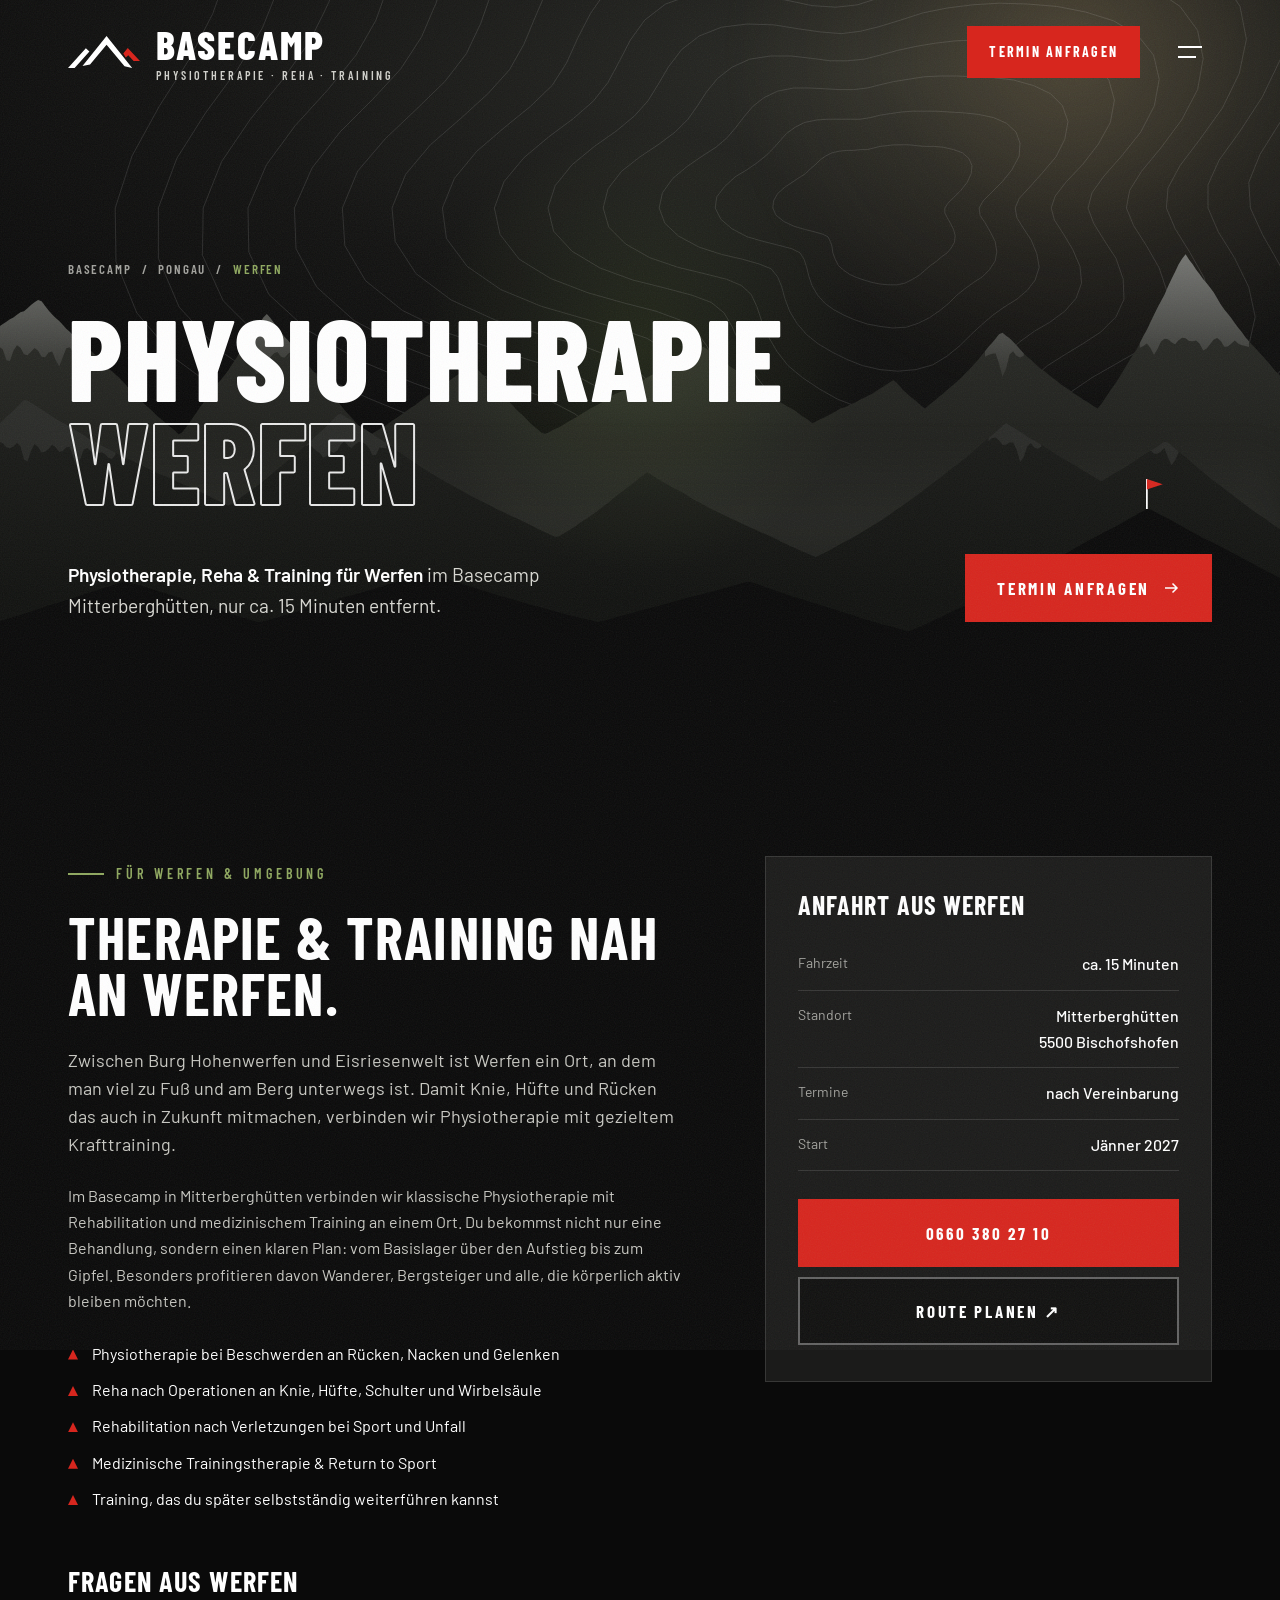
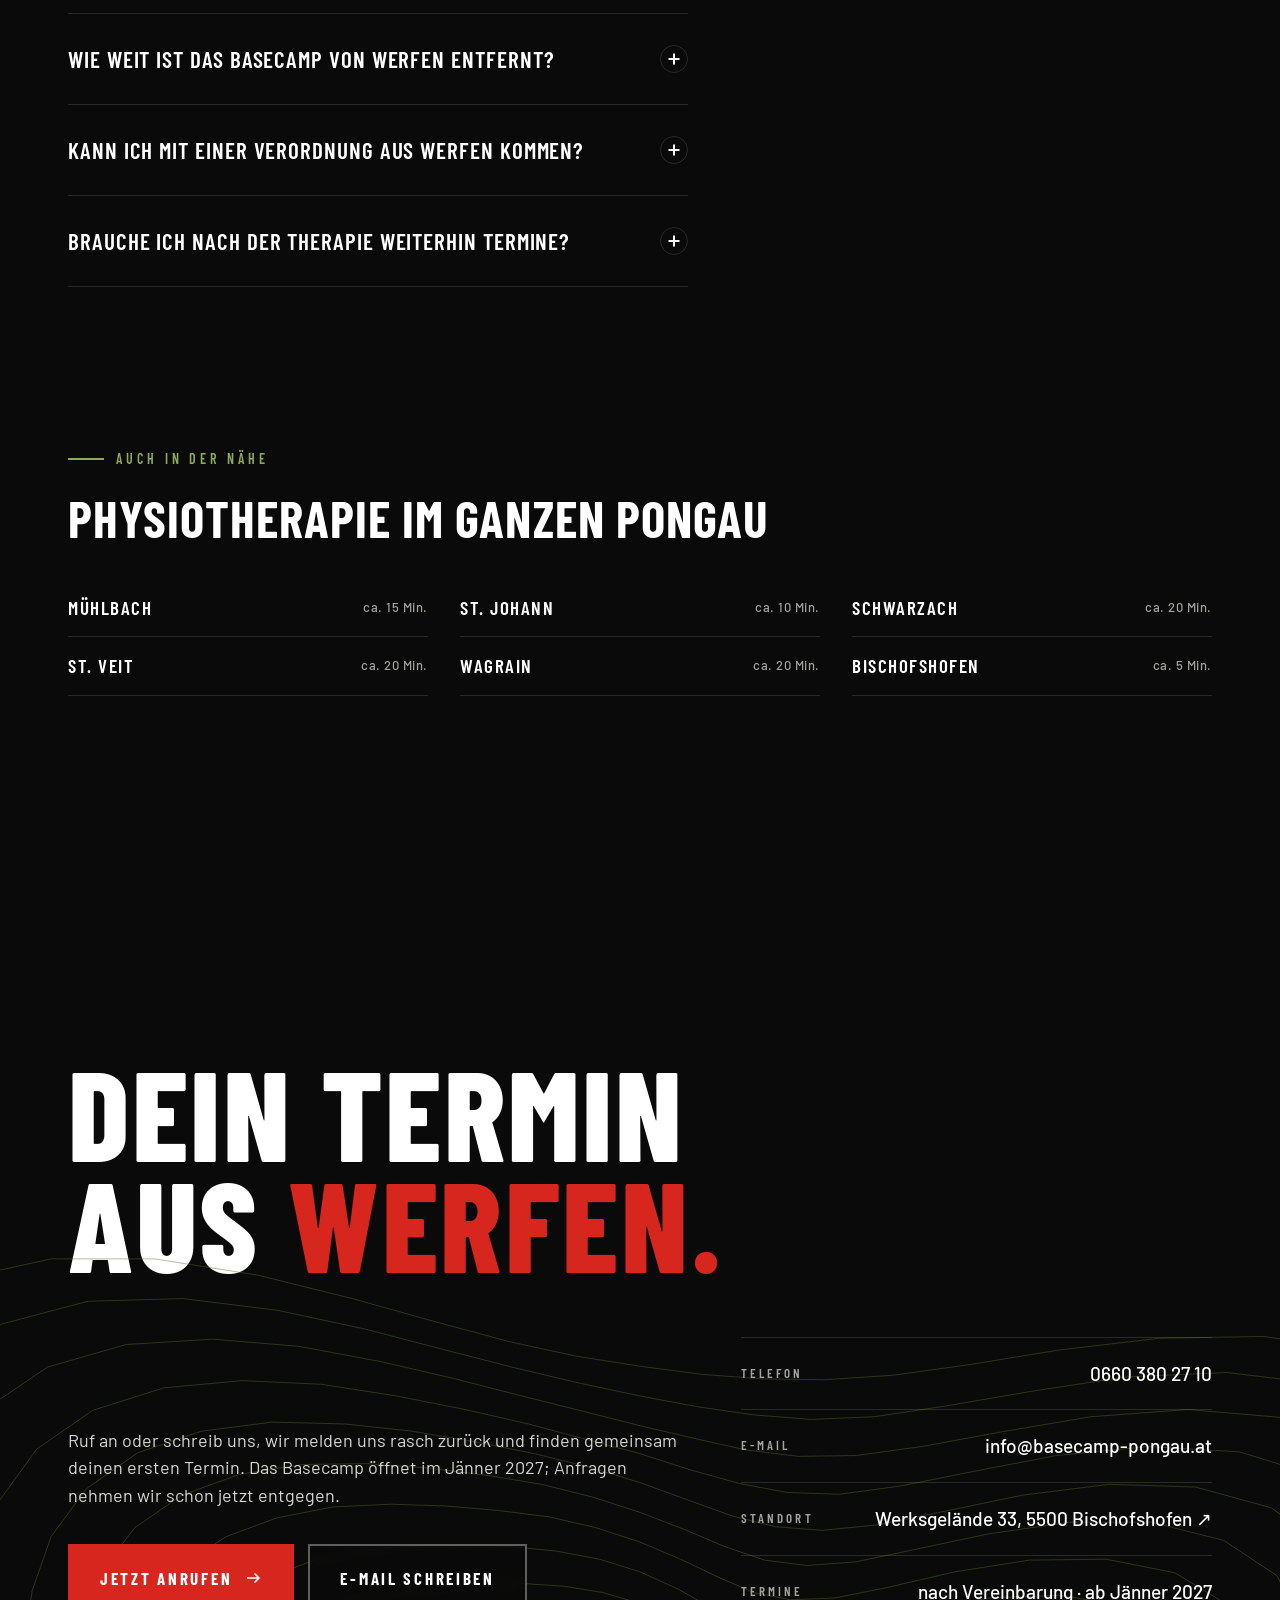
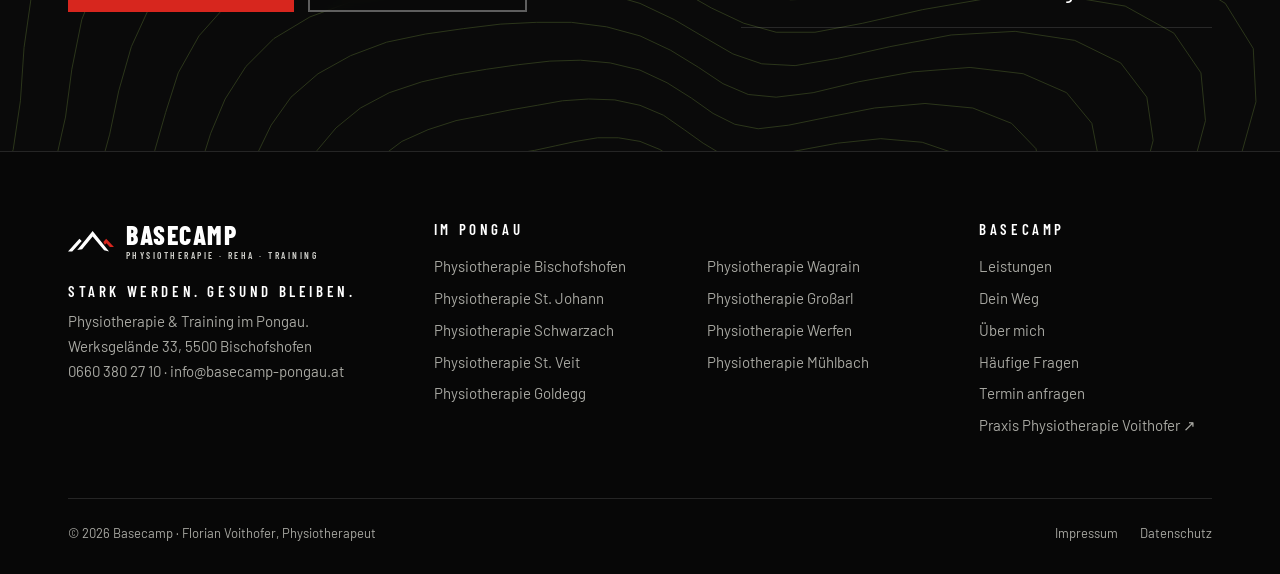
<file: basecamp-website-2/physiotherapie-werfen.html>
<!doctype html>
<html lang="de-AT">
<head>
<meta charset="utf-8">
<script>document.documentElement.classList.add("js")</script>
<meta name="viewport" content="width=device-width, initial-scale=1">
<title>Physiotherapie Werfen | Basecamp | Reha &amp; Training im Pongau</title>
<meta name="description" content="Physiotherapie, Reha nach OP und Training für Werfen: Das Basecamp in Mitterberghütten ist in ca. 15 Minuten erreichbar. Wahltherapeut. Termin anfragen: 0660 380 27 10.">
<link rel="canonical" href="https://basecamp-pongau.at/physiotherapie-werfen.html">
<meta name="robots" content="index,follow">
<meta name="geo.region" content="AT-5">
<meta name="geo.placename" content="Mitterberghütten, Bischofshofen">
<meta name="theme-color" content="#0A0A0A">
<meta property="og:type" content="website">
<meta property="og:locale" content="de_AT">
<meta property="og:site_name" content="Basecamp">
<meta property="og:title" content="Physiotherapie Werfen | Basecamp | Reha &amp; Training im Pongau">
<meta property="og:description" content="Physiotherapie, Reha nach OP und Training für Werfen: Das Basecamp in Mitterberghütten ist in ca. 15 Minuten erreichbar. Wahltherapeut. Termin anfragen: 0660 380 27 10.">
<meta property="og:url" content="https://basecamp-pongau.at/physiotherapie-werfen.html">
<meta property="og:image" content="https://basecamp-pongau.at/assets/img/og-image.jpg">
<meta name="twitter:card" content="summary_large_image">
<link rel="icon" href="assets/img/favicon.svg" type="image/svg+xml">
<link rel="apple-touch-icon" href="assets/img/apple-touch-icon.png">
<link rel="stylesheet" href="css/style.css">
<link rel="preconnect" href="https://fonts.googleapis.com"><link rel="preconnect" href="https://fonts.gstatic.com" crossorigin><link rel="stylesheet" href="https://fonts.googleapis.com/css2?family=Barlow+Condensed:wght@600;700;800&family=Barlow:wght@400;500;600&display=swap">
<script type="application/ld+json">{"@context": "https://schema.org", "@type": "Physiotherapy", "@id": "https://basecamp-pongau.at/#basecamp", "name": "Basecamp · Physiotherapie · Reha · Training", "alternateName": ["Basecamp Pongau", "Basecamp Reha & Training", "Physiotherapie & Training Pongau"], "description": "Physiotherapie, Rehabilitation nach Operationen und Verletzungen sowie medizinisches Training in Mitterberghütten (Bischofshofen). Physiotherapie & Training mitten im Pongau.", "url": "https://basecamp-pongau.at/", "logo": "https://basecamp-pongau.at/assets/img/logo-mark.svg", "image": "https://basecamp-pongau.at/assets/img/og-image.jpg", "telephone": "+43 660 3802710", "email": "info@basecamp-pongau.at", "address": {"@type": "PostalAddress", "addressLocality": "Bischofshofen", "postalCode": "5500", "addressRegion": "Salzburg", "addressCountry": "AT", "streetAddress": "Werksgelände 33"}, "areaServed": [{"@type": "City", "name": "Bischofshofen"}, {"@type": "City", "name": "St. Johann im Pongau"}, {"@type": "City", "name": "Schwarzach im Pongau"}, {"@type": "City", "name": "St. Veit im Pongau"}, {"@type": "City", "name": "Goldegg"}, {"@type": "City", "name": "Wagrain"}, {"@type": "City", "name": "Großarl"}, {"@type": "City", "name": "Werfen"}, {"@type": "City", "name": "Mühlbach am Hochkönig"}, {"@type": "AdministrativeArea", "name": "Pongau"}], "medicalSpecialty": "Physiotherapy", "availableService": [{"@type": "MedicalTherapy", "name": "Physiotherapie"}, {"@type": "MedicalTherapy", "name": "Rehabilitation nach Operationen"}, {"@type": "MedicalTherapy", "name": "Medizinische Trainingstherapie"}, {"@type": "MedicalTherapy", "name": "Sportphysiotherapie / Return to Sport"}], "founder": {"@type": "Person", "name": "Florian Voithofer", "jobTitle": "Physiotherapeut", "url": "https://physio-voithofer.at"}, "knowsLanguage": "de"}</script><script type="application/ld+json">{"@context": "https://schema.org", "@type": "BreadcrumbList", "itemListElement": [{"@type": "ListItem", "position": 1, "name": "Basecamp", "item": "https://basecamp-pongau.at/"}, {"@type": "ListItem", "position": 2, "name": "Physiotherapie Werfen", "item": "https://basecamp-pongau.at/physiotherapie-werfen.html"}]}</script><script type="application/ld+json">{"@context": "https://schema.org", "@type": "FAQPage", "mainEntity": [{"@type": "Question", "name": "Wie weit ist das Basecamp von Werfen entfernt?", "acceptedAnswer": {"@type": "Answer", "text": "Aus Werfen erreichst du das Basecamp über Pfarrwerfen und Bischofshofen in rund 15 Minuten. Termine vereinbarst du telefonisch unter 0660 380 27 10 oder per E-Mail."}}, {"@type": "Question", "name": "Kann ich mit einer Verordnung aus Werfen kommen?", "acceptedAnswer": {"@type": "Answer", "text": "Ja. Jede ärztliche Verordnung für Physiotherapie, egal von welcher Ärztin oder welchem Arzt, kannst du bei uns einlösen. Als Wahltherapeut stellen wir dir eine Rechnung aus, die du bei deiner Krankenversicherung zur Rückerstattung einreichst; wir helfen dir gern dabei."}}, {"@type": "Question", "name": "Brauche ich nach der Therapie weiterhin Termine?", "acceptedAnswer": {"@type": "Answer", "text": "Nicht zwingend. Ziel ist, dass du dein Training selbstständig weiterführen kannst. Viele nutzen danach die Möglichkeit, im Studio eigenständig weiterzutrainieren."}}]}</script>
</head>
<body>
<div class="grain" aria-hidden="true"></div>
<a class="skip" href="#main">Zum Inhalt springen</a>
<header class="hdr">
 <div class="wrap">
  <a class="brand" href="index.html" aria-label="Basecamp, zur Startseite"><svg class="" viewBox="0 0 319 142" fill="#fff" aria-hidden="true"><path d="M 79.06 53.88 L 94.90 68.87 L 29.28 141.85 L 0.00 141.85 Z M 170.84 0.00 L 284.41 141.85 L 250.47 134.35 L 170.84 38.32 L 97.73 126.15 L 64.21 132.51 Z"/><path fill="#D7261E" d="M 264.75 53.60 L 318.92 110.31 L 290.63 110.31 L 267.15 85.70 L 255.84 95.74 L 244.81 77.07 Z"/></svg><span><b>BASECAMP</b><small>PHYSIOTHERAPIE · REHA · TRAINING</small></span></a>
  <nav class="nav" aria-label="Hauptnavigation"><a class="lnk" href="index.html#leistungen">Leistungen</a><a class="lnk" href="index.html#weg">Dein Weg</a><a class="lnk" href="index.html#ueber">Über mich</a><a class="lnk" href="index.html#pongau">Pongau</a><a class="lnk" href="index.html#faq">FAQ</a><a class="btn btn--red" href="index.html#kontakt">Termin anfragen</a>
   <button class="burger" aria-label="Menü öffnen" aria-expanded="false" aria-controls="mnav"><span></span><span></span></button></nav>
 </div>
</header>
<nav class="mnav" id="mnav" aria-label="Mobile Navigation"><a href="index.html#leistungen">Leistungen</a><a href="index.html#weg">Dein Weg</a><a href="index.html#ueber">Über mich</a><a href="index.html#pongau">Pongau</a><a href="index.html#faq">FAQ</a><a href="index.html#kontakt" class="red">Termin</a>
 <div class="mnav-foot">Basecamp · Mitterberghütten<a href="tel:+436603802710">0660 380 27 10</a><a href="mailto:info@basecamp-pongau.at">info@basecamp-pongau.at</a></div></nav>
<main id="main">

<section class="hero subhero" aria-labelledby="hero-h">
 <div class="hero__sky" aria-hidden="true"><div class="hero__sun"></div><div class="hero__topo"><svg viewBox="0 0 1600 900" preserveAspectRatio="xMidYMid slice" aria-hidden="true"><g fill="none" stroke="#fff" stroke-width="1.1"><path d="M1181,260 L1181,266 L1184,272 L1188,279 L1192,287 L1194,295 L1193,303 L1189,310 L1184,316 L1177,321 L1170,327 L1163,332 L1156,338 L1149,344 L1141,349 L1131,354 L1121,356 L1111,356 L1100,355 L1090,353 L1080,350 L1071,347 L1062,343 L1055,338 L1048,332 L1044,324 L1041,316 L1040,308 L1038,302 L1035,296 L1029,293 L1019,290 L1007,287 L993,283 L980,277 L970,269 L966,260 L967,251 L972,242 L981,234 L990,228 L999,222 L1007,217 L1013,211 L1019,206 L1025,200 L1032,195 L1040,191 L1049,189 L1058,188 L1067,188 L1076,187 L1084,187 L1092,185 L1100,183 L1109,182 L1117,181 L1126,181 L1136,181 L1145,182 L1156,183 L1167,183 L1179,184 L1192,187 L1203,191 L1211,198 L1215,207 L1214,217 L1209,228 L1201,238 L1192,247 L1185,254 L1181,260Z"/><path d="M1224,260 L1225,269 L1231,278 L1238,290 L1244,302 L1246,315 L1244,326 L1237,337 L1228,346 L1217,353 L1206,361 L1196,369 L1186,379 L1175,388 L1162,397 L1148,404 L1133,409 L1116,410 L1100,408 L1084,405 L1069,400 L1055,394 L1042,387 L1031,379 L1022,369 L1015,357 L1011,345 L1008,333 L1005,324 L1000,316 L990,311 L975,307 L955,302 L934,296 L915,286 L901,274 L894,260 L896,246 L906,233 L919,221 L934,212 L947,203 L958,194 L967,185 L975,176 L983,167 L994,159 L1006,153 L1021,150 L1035,149 L1050,149 L1063,149 L1075,149 L1088,147 L1100,144 L1113,142 L1127,140 L1141,139 L1155,139 L1170,139 L1187,140 L1204,141 L1223,143 L1242,147 L1258,154 L1270,165 L1275,179 L1274,195 L1265,212 L1253,227 L1240,240 L1229,251 L1224,260Z"/><path d="M1269,260 L1271,272 L1279,285 L1289,300 L1296,317 L1299,334 L1294,350 L1284,363 L1271,374 L1255,384 L1241,394 L1227,406 L1214,418 L1200,432 L1184,445 L1166,456 L1145,462 L1122,464 L1100,462 L1078,457 L1058,449 L1040,440 L1023,430 L1008,418 L996,404 L987,389 L981,373 L977,358 L972,346 L964,336 L949,330 L928,324 L902,318 L874,309 L848,295 L831,279 L824,260 L828,241 L841,223 L859,208 L878,195 L895,184 L909,172 L920,159 L930,146 L941,133 L955,122 L972,114 L992,110 L1012,110 L1032,111 L1050,112 L1067,112 L1084,110 L1100,106 L1117,102 L1136,99 L1155,96 L1175,95 L1196,95 L1218,96 L1242,97 L1267,100 L1292,107 L1313,117 L1328,132 L1335,152 L1331,174 L1320,196 L1303,216 L1287,234 L1274,248 L1269,260Z"/><path d="M1314,260 L1318,275 L1329,292 L1341,312 L1350,333 L1352,354 L1345,373 L1331,389 L1312,403 L1293,414 L1275,427 L1259,441 L1243,458 L1226,476 L1206,494 L1183,508 L1157,517 L1128,520 L1100,517 L1073,509 L1047,499 L1024,486 L1003,472 L985,457 L971,439 L960,420 L952,401 L946,383 L939,368 L927,357 L908,349 L880,342 L847,334 L812,322 L782,305 L761,284 L754,260 L760,236 L777,214 L800,196 L824,180 L844,165 L860,149 L872,132 L883,115 L897,98 L915,84 L937,74 L963,70 L989,70 L1015,73 L1038,76 L1059,76 L1080,74 L1100,69 L1122,63 L1145,58 L1169,54 L1195,51 L1222,50 L1251,51 L1281,53 L1312,58 L1342,66 L1368,80 L1386,100 L1393,125 L1388,153 L1373,180 L1353,206 L1333,227 L1319,245 L1314,260Z"/><path d="M1360,260 L1367,279 L1380,300 L1395,323 L1404,349 L1405,374 L1395,396 L1376,415 L1353,430 L1330,444 L1308,458 L1289,476 L1271,497 L1252,521 L1229,543 L1201,562 L1169,574 L1135,577 L1100,573 L1067,563 L1036,548 L1009,532 L985,513 L964,494 L947,473 L933,450 L924,428 L915,408 L905,391 L889,378 L865,369 L831,360 L791,350 L750,335 L715,314 L692,289 L685,260 L694,232 L715,206 L743,183 L770,164 L793,145 L810,126 L823,105 L836,83 L852,62 L874,45 L902,34 L934,30 L967,31 L998,36 L1026,40 L1052,42 L1076,39 L1100,33 L1126,25 L1154,16 L1184,10 L1216,6 L1249,4 L1284,5 L1321,8 L1357,15 L1392,26 L1422,44 L1442,69 L1449,99 L1443,132 L1426,165 L1402,195 L1380,220 L1365,241 L1360,260Z"/><path d="M1408,260 L1417,282 L1433,307 L1449,335 L1459,365 L1458,393 L1444,419 L1421,440 L1393,456 L1365,472 L1340,489 L1319,511 L1300,537 L1278,566 L1252,594 L1220,617 L1182,631 L1141,635 L1100,629 L1061,616 L1026,597 L994,576 L967,553 L943,530 L923,505 L907,480 L895,455 L884,433 L870,414 L850,400 L820,389 L781,379 L735,366 L688,348 L649,324 L625,293 L618,260 L630,227 L655,197 L686,171 L717,148 L742,126 L760,103 L774,77 L788,50 L806,25 L832,5 L866,-7 L905,-11 L944,-7 L982,0 L1015,7 L1045,9 L1072,6 L1100,-3 L1130,-14 L1163,-25 L1199,-35 L1237,-41 L1277,-43 L1318,-42 L1361,-38 L1403,-29 L1442,-14 L1475,8 L1497,38 L1504,73 L1497,112 L1477,150 L1451,185 L1427,214 L1412,238 L1408,260Z"/><path d="M1458,260 L1469,286 L1487,315 L1505,347 L1514,381 L1510,413 L1492,441 L1464,464 L1431,482 L1399,499 L1372,519 L1349,545 L1328,576 L1305,612 L1276,646 L1238,673 L1195,690 L1147,694 L1100,686 L1055,668 L1015,645 L980,619 L949,592 L922,565 L900,537 L882,509 L866,483 L852,459 L834,439 L809,423 L774,411 L729,398 L677,383 L626,362 L584,333 L558,298 L553,260 L568,223 L596,189 L631,159 L663,133 L690,107 L708,79 L722,48 L738,17 L759,-13 L790,-35 L830,-48 L876,-51 L923,-44 L966,-35 L1004,-26 L1038,-23 L1069,-27 L1100,-38 L1134,-53 L1172,-68 L1214,-80 L1259,-88 L1305,-92 L1353,-90 L1401,-84 L1448,-72 L1492,-53 L1527,-27 L1550,8 L1558,49 L1549,92 L1528,135 L1500,174 L1475,207 L1460,235 L1458,260Z"/><path d="M1510,260 L1523,290 L1543,322 L1561,359 L1569,396 L1561,432 L1539,463 L1505,487 L1468,507 L1433,526 L1403,549 L1379,579 L1358,617 L1332,659 L1300,699 L1258,731 L1208,750 L1154,754 L1100,743 L1050,721 L1005,692 L966,661 L932,629 L903,598 L878,568 L856,539 L837,510 L819,485 L797,464 L767,447 L727,432 L676,418 L619,400 L564,375 L520,342 L494,302 L490,260 L507,218 L538,181 L576,148 L610,117 L637,87 L655,55 L670,19 L686,-18 L711,-51 L748,-76 L794,-89 L848,-90 L901,-81 L951,-68 L994,-57 L1031,-53 L1065,-59 L1100,-73 L1139,-92 L1182,-112 L1230,-128 L1281,-138 L1334,-141 L1388,-139 L1441,-130 L1493,-115 L1540,-92 L1578,-61 L1602,-21 L1610,24 L1601,73 L1578,121 L1550,164 L1524,200 L1510,231 L1510,260Z"/><path d="M1563,260 L1578,293 L1599,330 L1617,371 L1623,412 L1611,451 L1584,483 L1545,509 L1503,531 L1465,552 L1434,579 L1410,614 L1387,658 L1360,707 L1324,753 L1278,790 L1221,811 L1161,814 L1100,799 L1044,772 L995,738 L952,701 L916,665 L884,631 L855,599 L831,568 L808,539 L785,512 L758,490 L723,471 L678,455 L623,438 L562,417 L503,388 L457,351 L431,307 L428,260 L447,214 L482,173 L521,136 L556,102 L583,67 L601,29 L615,-11 L634,-53 L663,-90 L705,-117 L759,-130 L820,-128 L881,-116 L936,-100 L984,-87 L1024,-83 L1062,-91 L1100,-109 L1143,-133 L1192,-157 L1246,-176 L1304,-188 L1363,-192 L1423,-188 L1482,-176 L1537,-157 L1587,-130 L1627,-94 L1653,-50 L1661,1 L1651,54 L1628,106 L1600,153 L1575,193 L1561,228 L1563,260Z"/><path d="M1618,260 L1635,297 L1656,338 L1673,383 L1676,428 L1660,469 L1627,504 L1584,531 L1538,554 L1497,578 L1465,608 L1441,649 L1418,700 L1389,756 L1350,809 L1298,850 L1235,873 L1167,874 L1100,855 L1039,822 L985,782 L939,740 L900,700 L865,663 L833,629 L805,598 L777,568 L749,540 L718,517 L678,496 L628,478 L569,458 L504,433 L443,401 L396,359 L370,311 L368,260 L390,210 L425,165 L466,124 L501,86 L527,46 L545,4 L560,-43 L580,-89 L613,-129 L662,-158 L724,-170 L793,-166 L861,-150 L922,-130 L974,-116 L1018,-112 L1058,-122 L1100,-145 L1147,-174 L1202,-203 L1263,-226 L1327,-240 L1393,-243 L1458,-237 L1522,-222 L1581,-198 L1633,-167 L1675,-126 L1702,-77 L1711,-22 L1702,36 L1679,91 L1651,142 L1627,186 L1615,224 L1618,260Z"/><path d="M1675,260 L1692,301 L1714,347 L1728,395 L1728,443 L1707,487 L1669,523 L1621,552 L1571,576 L1529,603 L1497,638 L1472,685 L1449,744 L1419,807 L1376,866 L1318,912 L1249,935 L1174,934 L1100,910 L1033,871 L976,825 L927,777 L885,733 L847,695 L811,660 L778,628 L746,598 L713,570 L676,545 L632,522 L578,501 L515,478 L448,450 L385,413 L336,368 L311,315 L310,260 L333,206 L369,157 L410,112 L445,69 L470,25 L487,-23 L502,-75 L526,-126 L564,-169 L619,-198 L689,-209 L766,-202 L842,-183 L909,-160 L965,-143 L1012,-141 L1055,-154 L1100,-182 L1152,-217 L1213,-251 L1280,-278 L1351,-293 L1424,-295 L1494,-286 L1561,-267 L1623,-239 L1678,-202 L1722,-157 L1750,-104 L1760,-45 L1752,17 L1730,77 L1703,131 L1681,178 L1670,220 L1675,260Z"/><path d="M1734,260 L1751,306 L1771,355 L1783,406 L1778,457 L1752,503 L1709,541 L1656,572 L1604,598 L1560,628 L1528,668 L1505,722 L1481,788 L1449,860 L1403,925 L1339,974 L1262,997 L1180,993 L1100,964 L1028,919 L967,866 L915,813 L870,766 L829,726 L789,691 L751,659 L713,629 L675,600 L633,574 L584,549 L527,525 L461,498 L392,466 L328,425 L279,376 L253,319 L254,260 L277,202 L313,149 L353,100 L387,52 L411,3 L427,-51 L444,-107 L470,-163 L514,-209 L577,-239 L656,-248 L741,-237 L824,-214 L896,-188 L956,-170 L1005,-169 L1051,-187 L1100,-220 L1157,-261 L1224,-300 L1298,-330 L1376,-346 L1454,-347 L1529,-335 L1600,-311 L1665,-278 L1721,-237 L1767,-188 L1797,-130 L1808,-67 L1802,-2 L1783,61 L1758,119 L1737,170 L1728,216 L1734,260Z"/><path d="M1793,260 L1810,310 L1828,363 L1836,418 L1827,472 L1796,520 L1748,559 L1691,591 L1636,620 L1592,654 L1561,700 L1538,761 L1515,835 L1481,913 L1430,985 L1360,1036 L1276,1059 L1187,1052 L1100,1017 L1023,964 L958,905 L903,848 L855,798 L810,757 L766,722 L723,691 L679,661 L635,632 L588,603 L536,576 L476,548 L408,518 L338,482 L273,437 L224,384 L198,323 L198,260 L221,198 L257,141 L296,88 L328,35 L350,-20 L366,-79 L384,-141 L415,-200 L465,-248 L536,-278 L623,-285 L717,-270 L807,-243 L884,-214 L947,-196 L999,-197 L1048,-220 L1100,-259 L1162,-307 L1235,-352 L1316,-385 L1401,-401 L1484,-400 L1564,-383 L1638,-354 L1705,-316 L1763,-270 L1810,-217 L1842,-156 L1857,-90 L1853,-21 L1836,46 L1814,107 L1795,162 L1787,212 L1793,260Z"/><path d="M1854,260 L1869,314 L1883,371 L1888,429 L1873,485 L1837,535 L1784,576 L1724,610 L1669,642 L1625,680 L1595,732 L1573,800 L1549,882 L1513,969 L1457,1045 L1381,1099 L1290,1121 L1193,1109 L1100,1068 L1018,1008 L949,943 L892,881 L841,830 L792,788 L743,754 L694,724 L644,695 L594,665 L543,634 L487,603 L424,572 L356,538 L285,497 L220,449 L171,391 L145,327 L144,260 L165,195 L199,133 L236,75 L266,17 L287,-43 L303,-108 L324,-175 L359,-238 L416,-287 L495,-316 L592,-320 L694,-302 L790,-271 L873,-240 L939,-222 L993,-226 L1044,-254 L1100,-300 L1167,-354 L1246,-404 L1334,-440 L1426,-456 L1515,-452 L1598,-430 L1674,-396 L1743,-353 L1803,-303 L1853,-245 L1888,-181 L1905,-112 L1906,-41 L1892,29 L1872,95 L1855,154 L1848,208 L1854,260Z"/></g></svg></div></div>
<div class="hero__ridges" aria-hidden="true">
  <div class="ridge ridge--1" data-depth=".55"><svg viewBox="0 0 1600 420" preserveAspectRatio="none">
   <defs><linearGradient id="rg1" x1="0" y1="0" x2="0" y2="1"><stop offset="0" stop-color="#2E2F2A"/><stop offset=".75" stop-color="#1B1C19"/></linearGradient>
   <linearGradient id="sn" x1="0" y1="0" x2="0" y2="1"><stop offset="0" stop-color="#fff" stop-opacity=".34"/><stop offset="1" stop-color="#fff" stop-opacity=".06"/></linearGradient></defs>
   <path d="M0,420 L0,188.3 L4,185.4 L8,183.0 L12,179.7 L16,177.7 L20,174.5 L24,171.1 L28,167.9 L32,164.1 L36,161.0 L40,157.9 L44,153.4 L48,149.8 L52,146.4 L56,142.3 L60,138.5 L64,135.5 L68,132.6 L72,130.0 L76,127.2 L80,124.6 L84,121.9 L88,120.0 L92,116.8 L96,114.0 L100,112.7 L104,109.4 L108,105.6 L112,102.5 L116,99.9 L120,101.3 L124,106.7 L128,111.8 L132,116.5 L136,120.5 L140,123.9 L144,128.1 L148,132.6 L152,136.1 L156,140.3 L160,142.2 L164,145.7 L168,149.3 L172,153.7 L176,157.7 L180,161.3 L184,165.7 L188,170.1 L192,174.3 L196,178.1 L200,180.9 L204,184.8 L208,188.1 L212,192.5 L216,196.7 L220,201.4 L224,205.6 L228,209.5 L232,213.6 L236,217.0 L240,220.9 L244,224.4 L248,228.3 L252,232.3 L256,235.6 L260,238.8 L264,242.3 L268,245.6 L272,249.0 L276,252.8 L280,250.0 L284,244.8 L288,239.5 L292,233.6 L296,227.8 L300,222.0 L304,216.6 L308,211.3 L312,206.2 L316,200.8 L320,195.0 L324,190.4 L328,185.4 L332,180.1 L336,174.0 L340,167.9 L344,161.7 L348,156.0 L352,150.3 L356,144.5 L360,137.8 L364,131.7 L368,125.9 L372,119.9 L376,115.9 L380,120.4 L384,125.9 L388,131.7 L392,137.0 L396,141.7 L400,145.8 L404,150.9 L408,156.5 L412,161.3 L416,165.6 L420,170.9 L424,175.2 L428,180.0 L432,184.5 L436,189.6 L440,194.8 L444,199.4 L448,204.5 L452,209.8 L456,214.3 L460,219.6 L464,224.8 L468,229.4 L472,233.5 L476,238.0 L480,242.8 L484,247.5 L488,252.0 L492,253.8 L496,251.7 L500,249.1 L504,246.9 L508,244.3 L512,241.7 L516,238.8 L520,236.1 L524,233.6 L528,230.6 L532,227.8 L536,224.9 L540,222.3 L544,219.8 L548,216.7 L552,213.7 L556,210.8 L560,207.9 L564,204.9 L568,202.1 L572,199.5 L576,197.3 L580,194.6 L584,191.3 L588,188.3 L592,185.4 L596,182.9 L600,181.2 L604,178.3 L608,176.1 L612,175.3 L616,179.2 L620,183.5 L624,187.8 L628,192.0 L632,195.4 L636,199.4 L640,203.6 L644,207.9 L648,212.1 L652,216.6 L656,220.4 L660,225.0 L664,228.7 L668,232.2 L672,236.5 L676,240.6 L680,243.9 L684,247.3 L688,250.9 L692,252.1 L696,250.6 L700,248.4 L704,246.4 L708,244.5 L712,242.3 L716,239.9 L720,237.5 L724,235.1 L728,233.1 L732,230.4 L736,227.8 L740,225.6 L744,223.0 L748,221.0 L752,219.0 L756,216.8 L760,213.7 L764,211.3 L768,208.8 L772,206.9 L776,205.1 L780,203.6 L784,202.1 L788,200.2 L792,198.2 L796,196.3 L800,193.9 L804,191.3 L808,188.2 L812,185.9 L816,183.9 L820,181.8 L824,179.5 L828,177.0 L832,175.9 L836,173.6 L840,171.9 L844,169.9 L848,167.5 L852,165.7 L856,162.9 L860,160.4 L864,157.9 L868,155.3 L872,153.1 L876,155.6 L880,158.9 L884,162.2 L888,165.6 L892,168.3 L896,171.8 L900,173.9 L904,176.7 L908,179.0 L912,181.8 L916,185.3 L920,189.0 L924,192.4 L928,195.5 L932,198.4 L936,201.1 L940,204.1 L944,206.5 L948,209.0 L952,211.5 L956,213.7 L960,216.4 L964,218.7 L968,221.2 L972,223.2 L976,225.7 L980,228.6 L984,231.8 L988,234.2 L992,237.0 L996,240.1 L1000,238.1 L1004,235.8 L1008,234.1 L1012,232.2 L1016,230.1 L1020,227.9 L1024,225.5 L1028,222.9 L1032,222.2 L1036,220.4 L1040,218.3 L1044,216.7 L1048,214.5 L1052,212.2 L1056,210.6 L1060,208.3 L1064,206.4 L1068,203.6 L1072,201.1 L1076,198.5 L1080,196.1 L1084,193.6 L1088,191.1 L1092,194.3 L1096,199.0 L1100,203.3 L1104,206.9 L1108,210.4 L1112,213.4 L1116,217.1 L1120,220.6 L1124,223.2 L1128,219.5 L1132,216.5 L1136,213.4 L1140,209.6 L1144,206.7 L1148,203.2 L1152,199.7 L1156,196.3 L1160,193.0 L1164,189.2 L1168,185.1 L1172,181.0 L1176,176.9 L1180,172.4 L1184,168.2 L1188,163.2 L1192,158.3 L1196,153.2 L1200,148.8 L1204,144.1 L1208,138.9 L1212,137.1 L1216,140.5 L1220,143.4 L1224,147.5 L1228,151.6 L1232,156.2 L1236,160.6 L1240,164.6 L1244,167.7 L1248,171.6 L1252,175.3 L1256,178.7 L1260,181.3 L1264,184.6 L1268,187.8 L1272,190.7 L1276,194.0 L1280,197.1 L1284,199.7 L1288,202.4 L1292,205.4 L1296,208.1 L1300,210.5 L1304,213.3 L1308,215.6 L1312,218.3 L1316,221.1 L1320,223.4 L1324,218.6 L1328,212.5 L1332,206.4 L1336,200.6 L1340,195.3 L1344,189.0 L1348,182.3 L1352,175.6 L1356,169.0 L1360,162.4 L1364,156.5 L1368,148.9 L1372,140.9 L1376,133.7 L1380,125.4 L1384,117.0 L1388,108.7 L1392,101.3 L1396,93.9 L1400,84.8 L1404,76.0 L1408,68.1 L1412,59.7 L1416,53.0 L1420,47.9 L1424,54.3 L1428,59.5 L1432,65.5 L1436,70.6 L1440,76.3 L1444,80.9 L1448,86.0 L1452,91.5 L1456,98.2 L1460,105.0 L1464,110.7 L1468,115.5 L1472,120.8 L1476,126.4 L1480,131.9 L1484,136.6 L1488,142.3 L1492,147.0 L1496,151.4 L1500,155.5 L1504,159.9 L1508,164.1 L1512,168.7 L1516,173.2 L1520,178.3 L1524,182.7 L1528,186.6 L1532,191.4 L1536,195.2 L1540,199.8 L1544,203.6 L1548,207.3 L1552,210.5 L1556,214.0 L1560,217.6 L1564,221.8 L1568,224.7 L1572,227.9 L1576,231.2 L1580,234.6 L1584,237.8 L1588,241.1 L1592,244.5 L1596,248.1 L1600,251.1 L1600,420 Z" fill="url(#rg1)"/><path d="M44,153.4 L48,149.8 L52,146.4 L56,142.3 L60,138.5 L64,135.5 L68,132.6 L72,130.0 L76,127.2 L80,124.6 L84,121.9 L88,120.0 L92,116.8 L96,114.0 L100,112.7 L104,109.4 L108,105.6 L112,102.5 L116,99.9 L120,101.3 L124,106.7 L128,111.8 L132,116.5 L136,120.5 L140,123.9 L144,128.1 L148,132.6 L152,136.1 L156,140.3 L160,142.2 L164,145.7 L168,149.3 L172,153.7 L176,157.7 L176,163.1 L172,157.3 L168,157.9 L164,164.1 L160,165.3 L156,159.6 L152,153.6 L148,154.8 L144,165.1 L140,175.5 L136,168.3 L132,158.6 L128,159.7 L124,165.0 L120,164.6 L116,157.8 L112,154.6 L108,158.8 L104,162.9 L100,161.6 L96,154.4 L92,151.5 L88,157.7 L84,169.4 L80,168.5 L76,156.3 L72,153.2 L68,155.7 L64,160.2 L60,157.5 L56,152.8 L52,152.5 L48,158.0 L44,159.7Z M344,161.7 L348,156.0 L352,150.3 L356,144.5 L360,137.8 L364,131.7 L368,125.9 L372,119.9 L376,115.9 L380,120.4 L384,125.9 L388,131.7 L392,137.0 L396,141.7 L400,145.8 L404,150.9 L408,156.5 L412,161.3 L416,165.6 L416,177.4 L412,168.6 L408,163.2 L404,158.5 L400,161.1 L396,165.6 L392,164.2 L388,159.2 L384,160.5 L380,165.2 L376,168.2 L372,169.4 L368,179.0 L364,184.5 L360,175.4 L356,169.5 L352,165.8 L348,162.3 L344,163.4Z M1192,158.3 L1196,153.2 L1200,148.8 L1204,144.1 L1208,138.9 L1212,137.1 L1216,140.5 L1220,143.4 L1224,147.5 L1228,151.6 L1232,156.2 L1236,160.6 L1236,163.4 L1232,165.4 L1228,163.6 L1224,158.2 L1220,162.0 L1216,178.0 L1212,187.1 L1208,172.1 L1204,160.6 L1200,161.1 L1196,162.4 L1192,164.6Z M1368,148.9 L1372,140.9 L1376,133.7 L1380,125.4 L1384,117.0 L1388,108.7 L1392,101.3 L1396,93.9 L1400,84.8 L1404,76.0 L1408,68.1 L1412,59.7 L1416,53.0 L1420,47.9 L1424,54.3 L1428,59.5 L1432,65.5 L1436,70.6 L1440,76.3 L1444,80.9 L1448,86.0 L1452,91.5 L1456,98.2 L1460,105.0 L1464,110.7 L1468,115.5 L1472,120.8 L1476,126.4 L1480,131.9 L1484,136.6 L1488,142.3 L1492,147.0 L1492,153.5 L1488,152.4 L1484,151.4 L1480,149.6 L1476,146.0 L1472,149.3 L1468,152.8 L1464,153.1 L1460,146.6 L1456,143.2 L1452,144.8 L1448,149.9 L1444,155.2 L1440,157.4 L1436,149.8 L1432,145.9 L1428,146.9 L1424,146.7 L1420,143.5 L1416,142.8 L1412,145.7 L1408,150.4 L1404,147.9 L1400,144.7 L1396,144.1 L1392,147.3 L1388,156.1 L1384,162.2 L1380,154.6 L1376,149.3 L1372,152.3 L1368,154.4Z" fill="url(#sn)"/></svg></div>
  <div class="hero__mist"></div>
  <div class="ridge ridge--2" data-depth=".3"><svg viewBox="0 0 1600 420" preserveAspectRatio="none">
   <defs><linearGradient id="rg2" x1="0" y1="0" x2="0" y2="1"><stop offset="0" stop-color="#1C1D1A"/><stop offset=".8" stop-color="#111210"/></linearGradient></defs>
   <path d="M0,420 L0,229.1 L4,225.6 L8,222.0 L12,218.7 L16,215.4 L20,211.9 L24,208.2 L28,204.8 L32,201.4 L36,197.9 L40,194.4 L44,191.6 L48,188.4 L52,184.9 L56,181.2 L60,177.2 L64,173.7 L68,169.9 L72,165.6 L76,161.7 L80,157.8 L84,154.4 L88,150.5 L92,146.3 L96,142.6 L100,138.3 L104,139.3 L108,141.9 L112,144.1 L116,147.0 L120,149.2 L124,151.9 L128,154.5 L132,157.4 L136,160.0 L140,162.2 L144,164.4 L148,166.6 L152,169.0 L156,171.3 L160,173.9 L164,176.3 L168,178.6 L172,181.4 L176,183.7 L180,185.8 L184,188.0 L188,190.3 L192,192.4 L196,194.3 L200,196.5 L204,198.6 L208,200.8 L212,202.7 L216,204.4 L220,206.3 L224,208.3 L228,210.5 L232,212.1 L236,214.1 L240,216.3 L244,217.9 L248,219.9 L252,221.8 L256,223.6 L260,225.1 L264,226.8 L268,228.5 L272,230.4 L276,232.3 L280,234.0 L284,235.8 L288,237.2 L292,239.2 L296,241.1 L300,243.0 L304,245.0 L308,246.8 L312,248.8 L316,250.9 L320,252.9 L324,254.7 L328,256.7 L332,258.9 L336,257.0 L340,254.1 L344,251.2 L348,248.2 L352,245.4 L356,242.6 L360,239.9 L364,236.9 L368,233.8 L372,230.7 L376,227.6 L380,224.1 L384,220.6 L388,217.2 L392,213.8 L396,210.7 L400,207.4 L404,204.3 L408,201.0 L412,197.7 L416,194.2 L420,190.7 L424,186.8 L428,183.0 L432,179.1 L436,175.6 L440,172.2 L444,168.2 L448,164.3 L452,159.9 L456,155.8 L460,154.3 L464,156.9 L468,159.5 L472,161.5 L476,164.4 L480,167.2 L484,169.7 L488,172.2 L492,174.7 L496,177.4 L500,180.2 L504,182.6 L508,185.0 L512,187.7 L516,190.8 L520,193.5 L524,196.4 L528,199.0 L532,202.1 L536,204.7 L540,207.1 L544,209.8 L548,212.7 L552,215.3 L556,217.9 L560,220.5 L564,222.6 L568,224.9 L572,227.6 L576,229.9 L580,232.3 L584,234.5 L588,236.5 L592,238.8 L596,240.8 L600,243.1 L604,245.5 L608,247.7 L612,249.8 L616,251.6 L620,253.8 L624,255.7 L628,257.6 L632,259.6 L636,261.9 L640,264.0 L644,265.6 L648,267.7 L652,269.5 L656,271.6 L660,273.1 L664,275.1 L668,277.1 L672,279.0 L676,281.0 L680,283.1 L684,285.1 L688,287.0 L692,288.9 L696,290.6 L700,292.6 L704,294.2 L708,293.6 L712,291.2 L716,288.7 L720,286.3 L724,283.9 L728,281.3 L732,278.2 L736,275.6 L740,272.9 L744,270.1 L748,267.3 L752,264.5 L756,261.5 L760,258.2 L764,255.4 L768,252.1 L772,248.5 L776,245.4 L780,242.6 L784,239.6 L788,236.5 L792,233.4 L796,230.4 L800,226.7 L804,223.9 L808,221.0 L812,223.1 L816,225.9 L820,228.1 L824,230.4 L828,232.9 L832,235.3 L836,237.4 L840,239.6 L844,241.6 L848,243.8 L852,246.1 L856,248.6 L860,251.1 L864,253.3 L868,255.4 L872,257.7 L876,259.9 L880,261.9 L884,263.9 L888,265.9 L892,267.8 L896,269.7 L900,271.7 L904,273.6 L908,275.3 L912,277.3 L916,279.2 L920,281.0 L924,283.0 L928,284.8 L932,286.4 L936,288.4 L940,290.1 L944,291.8 L948,293.5 L952,295.2 L956,297.2 L960,299.4 L964,301.3 L968,303.2 L972,305.2 L976,306.9 L980,308.7 L984,310.5 L988,312.2 L992,313.9 L996,315.6 L1000,317.0 L1004,315.1 L1008,313.2 L1012,311.2 L1016,309.0 L1020,306.9 L1024,304.6 L1028,302.2 L1032,300.1 L1036,298.0 L1040,295.9 L1044,293.7 L1048,291.2 L1052,288.9 L1056,286.3 L1060,284.1 L1064,281.6 L1068,279.3 L1072,276.8 L1076,274.1 L1080,271.3 L1084,268.7 L1088,265.7 L1092,262.8 L1096,260.1 L1100,257.4 L1104,254.6 L1108,251.8 L1112,248.9 L1116,246.0 L1120,243.0 L1124,239.8 L1128,236.6 L1132,233.7 L1136,230.6 L1140,227.8 L1144,224.6 L1148,221.4 L1152,218.2 L1156,215.2 L1160,212.4 L1164,209.1 L1168,205.9 L1172,202.8 L1176,199.4 L1180,195.9 L1184,192.4 L1188,188.7 L1192,185.4 L1196,182.1 L1200,178.7 L1204,175.4 L1208,171.7 L1212,167.9 L1216,164.7 L1220,167.3 L1224,169.9 L1228,172.3 L1232,174.6 L1236,177.4 L1240,180.1 L1244,182.6 L1248,184.8 L1252,186.9 L1256,189.5 L1260,192.2 L1264,194.7 L1268,197.1 L1272,199.9 L1276,202.6 L1280,204.8 L1284,207.1 L1288,209.3 L1292,211.7 L1296,214.0 L1300,216.9 L1304,219.2 L1308,221.4 L1312,223.8 L1316,226.3 L1320,228.7 L1324,231.1 L1328,229.1 L1332,226.3 L1336,224.0 L1340,221.7 L1344,219.4 L1348,217.0 L1352,214.8 L1356,212.2 L1360,209.3 L1364,206.7 L1368,204.0 L1372,201.5 L1376,198.9 L1380,196.6 L1384,194.1 L1388,191.5 L1392,188.7 L1396,186.1 L1400,186.8 L1404,190.4 L1408,193.7 L1412,197.1 L1416,200.5 L1420,203.5 L1424,207.1 L1428,210.4 L1432,214.0 L1436,217.5 L1440,220.7 L1444,224.2 L1448,227.5 L1452,230.6 L1456,233.5 L1460,236.4 L1464,239.4 L1468,242.6 L1472,245.6 L1476,248.8 L1480,251.7 L1484,254.7 L1488,257.9 L1492,260.8 L1496,263.8 L1500,266.8 L1504,269.3 L1508,272.0 L1512,274.7 L1516,277.8 L1520,280.6 L1524,283.3 L1528,285.9 L1532,288.7 L1536,291.3 L1540,294.0 L1544,296.4 L1548,298.8 L1552,301.2 L1556,303.3 L1560,305.7 L1564,308.1 L1568,310.3 L1572,312.3 L1576,314.3 L1580,316.3 L1584,318.0 L1588,319.9 L1592,321.7 L1596,323.3 L1600,325.1 L1600,420 Z" fill="url(#rg2)"/><path d="M48,188.4 L52,184.9 L56,181.2 L60,177.2 L64,173.7 L68,169.9 L72,165.6 L76,161.7 L80,157.8 L84,154.4 L88,150.5 L92,146.3 L96,142.6 L100,138.3 L104,139.3 L108,141.9 L112,144.1 L116,147.0 L120,149.2 L124,151.9 L128,154.5 L132,157.4 L136,160.0 L140,162.2 L144,164.4 L148,166.6 L152,169.0 L156,171.3 L160,173.9 L164,176.3 L168,178.6 L172,181.4 L176,183.7 L180,185.8 L184,188.0 L188,190.3 L192,192.4 L196,194.3 L200,196.5 L204,198.6 L204,200.6 L200,205.7 L196,204.5 L192,200.0 L188,198.1 L184,199.5 L180,201.3 L176,196.8 L172,193.2 L168,194.9 L164,205.3 L160,214.4 L156,203.5 L152,192.0 L148,192.3 L144,196.5 L140,197.6 L136,192.4 L132,189.4 L128,194.1 L124,197.5 L120,198.2 L116,192.1 L112,188.6 L108,196.3 L104,208.5 L100,206.2 L96,191.2 L92,187.6 L88,191.5 L84,193.4 L80,192.3 L76,187.8 L72,186.0 L68,190.2 L64,194.6 L60,191.8 L56,188.3 L52,191.2 L48,204.2Z M420,190.7 L424,186.8 L428,183.0 L432,179.1 L436,175.6 L440,172.2 L444,168.2 L448,164.3 L452,159.9 L456,155.8 L460,154.3 L464,156.9 L468,159.5 L472,161.5 L476,164.4 L480,167.2 L484,169.7 L488,172.2 L492,174.7 L496,177.4 L500,180.2 L504,182.6 L508,185.0 L512,187.7 L512,193.6 L508,193.2 L504,192.6 L500,201.1 L496,201.3 L492,193.2 L488,189.0 L484,186.2 L480,186.3 L476,189.6 L472,193.5 L468,190.1 L464,185.6 L460,189.6 L456,196.1 L452,198.5 L448,196.8 L444,202.3 L440,204.2 L436,198.5 L432,196.6 L428,192.3 L424,189.7 L420,190.9Z M1196,182.1 L1200,178.7 L1204,175.4 L1208,171.7 L1212,167.9 L1216,164.7 L1220,167.3 L1224,169.9 L1228,172.3 L1232,174.6 L1236,177.4 L1240,180.1 L1244,182.6 L1248,184.8 L1252,186.9 L1256,189.5 L1256,191.7 L1252,193.9 L1248,192.5 L1244,187.6 L1240,191.4 L1236,203.6 L1232,209.2 L1228,195.3 L1224,187.0 L1220,187.0 L1216,189.6 L1212,189.8 L1208,184.5 L1204,181.3 L1200,181.7 L1196,185.5Z M1380,196.6 L1384,194.1 L1388,191.5 L1392,188.7 L1396,186.1 L1400,186.8 L1404,190.4 L1408,193.7 L1412,197.1 L1412,198.7 L1408,207.1 L1404,212.7 L1400,204.4 L1396,193.3 L1392,197.0 L1388,199.8 L1384,199.6 L1380,195.5Z" fill="#fff" fill-opacity=".07"/></svg></div>
  <div class="ridge ridge--3" data-depth=".08"><svg viewBox="0 0 1600 420" preserveAspectRatio="none"><path d="M0,420 L0,351.2 L4,350.0 L8,348.9 L12,347.7 L16,346.4 L20,345.1 L24,343.8 L28,342.6 L32,341.2 L36,340.0 L40,338.8 L44,337.6 L48,336.4 L52,335.2 L56,333.9 L60,332.5 L64,331.3 L68,330.1 L72,328.8 L76,327.6 L80,326.4 L84,325.2 L88,323.9 L92,322.7 L96,321.6 L100,320.3 L104,319.0 L108,317.8 L112,316.5 L116,315.0 L120,313.7 L124,312.3 L128,310.9 L132,309.8 L136,308.5 L140,307.3 L144,306.0 L148,304.7 L152,303.4 L156,302.1 L160,300.9 L164,299.7 L168,298.4 L172,297.0 L176,295.7 L180,294.4 L184,293.1 L188,291.8 L192,290.7 L196,289.4 L200,288.2 L204,286.6 L208,285.1 L212,283.7 L216,283.7 L220,284.9 L224,286.1 L228,287.2 L232,288.1 L236,289.4 L240,290.6 L244,291.9 L248,293.2 L252,294.4 L256,295.8 L260,296.9 L264,298.2 L268,299.4 L272,300.4 L276,301.8 L280,303.0 L284,304.2 L288,305.4 L292,306.7 L296,308.0 L300,309.3 L304,310.6 L308,311.9 L312,313.2 L316,314.5 L320,315.7 L324,316.8 L328,318.0 L332,319.4 L336,320.6 L340,321.9 L344,323.0 L348,324.3 L352,325.4 L356,326.7 L360,328.1 L364,329.3 L368,329.8 L372,328.8 L376,327.8 L380,326.7 L384,325.6 L388,324.5 L392,323.2 L396,322.0 L400,320.9 L404,319.7 L408,318.5 L412,317.3 L416,316.1 L420,314.8 L424,313.5 L428,312.2 L432,311.0 L436,309.9 L440,308.7 L444,307.5 L448,306.4 L452,305.1 L456,303.8 L460,302.7 L464,301.5 L468,300.4 L472,299.4 L476,298.4 L480,297.1 L484,295.9 L488,294.7 L492,293.6 L496,292.5 L500,291.4 L504,290.2 L508,288.9 L512,287.6 L516,286.3 L520,285.0 L524,283.7 L528,282.5 L532,281.1 L536,279.8 L540,278.4 L544,277.1 L548,275.8 L552,274.5 L556,273.4 L560,274.6 L564,275.8 L568,277.1 L572,278.3 L576,279.4 L580,280.7 L584,282.0 L588,283.3 L592,284.5 L596,285.7 L600,287.0 L604,288.3 L608,289.5 L612,290.8 L616,292.2 L620,293.4 L624,294.6 L628,295.7 L632,297.1 L636,298.4 L640,299.6 L644,300.7 L648,301.9 L652,303.0 L656,304.1 L660,305.4 L664,306.6 L668,307.7 L672,308.9 L676,310.0 L680,311.0 L684,312.0 L688,313.1 L692,314.3 L696,315.4 L700,316.5 L704,317.7 L708,318.8 L712,320.0 L716,320.9 L720,322.0 L724,323.0 L728,324.0 L732,324.9 L736,325.9 L740,326.9 L744,327.7 L748,328.6 L752,329.6 L756,329.0 L760,327.9 L764,326.8 L768,325.6 L772,324.4 L776,323.2 L780,322.2 L784,321.2 L788,320.1 L792,319.0 L796,317.9 L800,316.7 L804,315.7 L808,314.7 L812,313.6 L816,312.6 L820,311.6 L824,310.6 L828,309.5 L832,308.4 L836,307.2 L840,306.1 L844,304.8 L848,303.6 L852,302.5 L856,301.5 L860,300.5 L864,299.6 L868,298.7 L872,297.8 L876,296.7 L880,295.8 L884,294.7 L888,293.6 L892,292.3 L896,291.2 L900,290.1 L904,288.9 L908,287.7 L912,286.6 L916,285.4 L920,284.3 L924,283.7 L928,284.9 L932,286.2 L936,287.6 L940,289.0 L944,290.4 L948,291.7 L952,293.1 L956,294.5 L960,296.0 L964,297.5 L968,298.9 L972,300.2 L976,301.4 L980,302.6 L984,303.8 L988,305.0 L992,306.3 L996,307.6 L1000,308.9 L1004,310.1 L1008,311.4 L1012,312.6 L1016,313.8 L1020,315.0 L1024,316.3 L1028,317.5 L1032,319.0 L1036,320.2 L1040,321.4 L1044,322.8 L1048,324.2 L1052,325.5 L1056,326.6 L1060,327.7 L1064,329.0 L1068,330.1 L1072,331.2 L1076,332.3 L1080,333.5 L1084,334.5 L1088,335.6 L1092,336.7 L1096,337.8 L1100,339.0 L1104,340.1 L1108,339.3 L1112,337.6 L1116,335.9 L1120,334.0 L1124,332.3 L1128,330.6 L1132,328.6 L1136,326.7 L1140,324.9 L1144,322.9 L1148,320.9 L1152,318.9 L1156,317.1 L1160,315.4 L1164,313.6 L1168,311.7 L1172,309.8 L1176,307.9 L1180,305.9 L1184,303.9 L1188,301.6 L1192,299.7 L1196,297.7 L1200,295.7 L1204,293.7 L1208,291.7 L1212,289.7 L1216,287.5 L1220,285.5 L1224,283.3 L1228,281.2 L1232,279.2 L1236,277.1 L1240,275.1 L1244,273.1 L1248,271.1 L1252,269.0 L1256,266.8 L1260,264.6 L1264,262.4 L1268,260.5 L1272,258.4 L1276,256.3 L1280,254.1 L1284,251.8 L1288,249.4 L1292,247.1 L1296,244.9 L1300,242.6 L1304,240.4 L1308,238.1 L1312,235.9 L1316,233.9 L1320,231.8 L1324,229.6 L1328,227.4 L1332,225.3 L1336,223.4 L1340,221.3 L1344,219.2 L1348,216.9 L1352,214.6 L1356,212.3 L1360,210.0 L1364,207.6 L1368,205.4 L1372,203.4 L1376,201.0 L1380,201.6 L1384,203.7 L1388,205.9 L1392,208.0 L1396,210.0 L1400,211.9 L1404,214.3 L1408,216.6 L1412,218.8 L1416,221.1 L1420,223.3 L1424,225.6 L1428,227.7 L1432,229.8 L1436,231.9 L1440,234.1 L1444,236.0 L1448,237.9 L1452,240.0 L1456,242.1 L1460,244.1 L1464,246.1 L1468,248.2 L1472,250.5 L1476,252.5 L1480,254.6 L1484,256.7 L1488,259.1 L1492,261.2 L1496,263.1 L1500,265.3 L1504,267.5 L1508,269.6 L1512,271.7 L1516,273.8 L1520,275.8 L1524,277.8 L1528,279.8 L1532,281.7 L1536,283.6 L1540,285.6 L1544,287.5 L1548,289.6 L1552,291.6 L1556,293.4 L1560,295.5 L1564,297.4 L1568,299.3 L1572,301.1 L1576,303.0 L1580,304.8 L1584,306.5 L1588,308.2 L1592,310.0 L1596,311.7 L1600,313.3 L1600,420 Z" fill="#0A0A0A"/><g transform="translate(1376 201)"><path d="M0 0V-34" stroke="#fff" stroke-width="2"/><path d="M0 -34 L18 -28 L0 -22Z" fill="#D7261E"/></g></svg></div>
</div>
<div class="hero__glow" aria-hidden="true"></div>
 <div class="wrap">
  <nav class="crumbs" aria-label="Brotkrümel"><a href="index.html">Basecamp</a>/<a href="index.html#pongau">Pongau</a>/<span>Werfen</span></nav>
  <h1 id="hero-h"><span class="line"><span>Physiotherapie</span></span><span class="line"><span class="outline">Werfen</span></span></h1>
  <div class="hero__row">
   <p class="hero__sub"><strong>Physiotherapie, Reha &amp; Training für Werfen</strong> im Basecamp Mitterberghütten, nur ca. 15 Minuten entfernt.</p>
   <div class="hero__cta"><a class="btn btn--red btn--mag" href="#kontakt">Termin anfragen <svg viewBox="0 0 24 24" fill="none" stroke="currentColor" stroke-width="2" aria-hidden="true"><path d="M4 12h16M14 6l6 6-6 6"/></svg></a></div>
  </div>
 </div>
</section>

<section class="loc" aria-labelledby="loc-h">
 <div class="wrap loc__grid">
  <div>
   <span class="eyebrow rv">Für Werfen &amp; Umgebung</span>
   <h2 id="loc-h" class="rv">Therapie &amp; Training nah an Werfen.</h2>
   <p class="lead rv" style="margin-bottom:24px">Zwischen Burg Hohenwerfen und Eisriesenwelt ist Werfen ein Ort, an dem man viel zu Fuß und am Berg unterwegs ist. Damit Knie, Hüfte und Rücken das auch in Zukunft mitmachen, verbinden wir Physiotherapie mit gezieltem Krafttraining.</p>
   <p class="rv">Im Basecamp in Mitterberghütten verbinden wir klassische Physiotherapie mit Rehabilitation und medizinischem Training an einem Ort. Du bekommst nicht nur eine Behandlung, sondern einen klaren Plan: vom Basislager über den Aufstieg bis zum Gipfel. Besonders profitieren davon Wanderer, Bergsteiger und alle, die körperlich aktiv bleiben möchten.</p>
   <ul class="checks rv">
    <li>Physiotherapie bei Beschwerden an Rücken, Nacken und Gelenken</li>
    <li>Reha nach Operationen an Knie, Hüfte, Schulter und Wirbelsäule</li>
    <li>Rehabilitation nach Verletzungen bei Sport und Unfall</li>
    <li>Medizinische Trainingstherapie &amp; Return to Sport</li>
    <li>Training, das du später selbstständig weiterführen kannst</li>
   </ul>
   <h3 class="rv" style="margin:56px 0 18px">Fragen aus Werfen</h3>
   <div class="faq" style="background:none;padding:0"><details class="rv"><summary>Wie weit ist das Basecamp von Werfen entfernt?<i aria-hidden="true"></i></summary><div class="ans"><p>Aus Werfen erreichst du das Basecamp über Pfarrwerfen und Bischofshofen in rund 15 Minuten. Termine vereinbarst du telefonisch unter 0660 380 27 10 oder per E-Mail.</p></div></details><details class="rv"><summary>Kann ich mit einer Verordnung aus Werfen kommen?<i aria-hidden="true"></i></summary><div class="ans"><p>Ja. Jede ärztliche Verordnung für Physiotherapie, egal von welcher Ärztin oder welchem Arzt, kannst du bei uns einlösen. Als Wahltherapeut stellen wir dir eine Rechnung aus, die du bei deiner Krankenversicherung zur Rückerstattung einreichst; wir helfen dir gern dabei.</p></div></details><details class="rv"><summary>Brauche ich nach der Therapie weiterhin Termine?<i aria-hidden="true"></i></summary><div class="ans"><p>Nicht zwingend. Ziel ist, dass du dein Training selbstständig weiterführen kannst. Viele nutzen danach die Möglichkeit, im Studio eigenständig weiterzutrainieren.</p></div></details></div>
  </div>
  <aside class="panel rv rv-d1" aria-label="Anfahrt und Kontakt">
   <h3>Anfahrt aus Werfen</h3>
   <dl>
    <div><dt>Fahrzeit</dt><dd>ca. 15 Minuten</dd></div>
    <div><dt>Standort</dt><dd>Mitterberghütten<br>5500 Bischofshofen</dd></div>
    <div><dt>Termine</dt><dd>nach Vereinbarung</dd></div>
    <div><dt>Start</dt><dd>Jänner 2027</dd></div>
   </dl>
   <a class="btn btn--red" href="tel:+436603802710">0660 380 27 10</a>
   <a class="btn btn--ghost" href="https://www.google.com/maps/search/?api=1&query=Werksgelände+33+Mitterberghütten+5500+Bischofshofen" target="_blank" rel="noopener">Route planen ↗</a>
  </aside>
 </div>
</section>

<section class="neighbors" aria-labelledby="nb-h">
 <div class="wrap"><span class="eyebrow rv">Auch in der Nähe</span><h2 id="nb-h" class="rv" style="font-size:clamp(32px,4vw,52px);margin-bottom:20px">Physiotherapie im ganzen Pongau</h2><ul class="towns rv"><li><a href="physiotherapie-muehlbach-am-hochkoenig.html">Mühlbach<span>ca. 15 Min.</span></a></li><li><a href="physiotherapie-st-johann-im-pongau.html">St. Johann<span>ca. 10 Min.</span></a></li><li><a href="physiotherapie-schwarzach-im-pongau.html">Schwarzach<span>ca. 20 Min.</span></a></li><li><a href="physiotherapie-st-veit-im-pongau.html">St. Veit<span>ca. 20 Min.</span></a></li><li><a href="physiotherapie-wagrain.html">Wagrain<span>ca. 20 Min.</span></a></li><li><a href="physiotherapie-bischofshofen.html">Bischofshofen<span>ca. 5 Min.</span></a></li></ul></div>
</section>

<section class="contact" id="kontakt" aria-labelledby="kontakt-h">
 <div class="contact__bg" aria-hidden="true"><svg viewBox="0 0 1600 700" preserveAspectRatio="xMidYMid slice" aria-hidden="true"><g fill="none" stroke="#556B2F" stroke-width="1"><path d="M905,900 L901,907 L896,914 L892,920 L888,926 L883,931 L879,936 L875,942 L871,948 L868,955 L865,962 L861,969 L855,976 L848,982 L839,985 L829,987 L819,987 L810,988 L800,989 L790,991 L779,993 L768,996 L756,997 L745,994 L736,988 L730,979 L728,968 L729,957 L731,946 L733,938 L732,931 L729,927 L722,923 L714,919 L705,913 L696,907 L690,900 L686,892 L685,884 L684,875 L686,867 L688,858 L692,850 L699,843 L707,837 L716,833 L727,830 L737,829 L748,827 L757,826 L765,824 L773,821 L782,818 L791,816 L800,817 L809,819 L817,824 L824,830 L830,835 L836,838 L844,839 L854,839 L867,837 L881,835 L896,836 L909,839 L919,845 L924,854 L924,864 L921,874 L916,884 L911,892 L905,900Z"/><path d="M960,900 L953,911 L948,921 L942,930 L936,940 L930,948 L923,957 L916,965 L910,974 L905,984 L899,995 L893,1006 L884,1016 L872,1024 L859,1029 L844,1032 L829,1033 L815,1035 L800,1037 L785,1041 L768,1045 L750,1049 L732,1049 L715,1045 L702,1036 L694,1021 L691,1004 L693,986 L696,970 L698,957 L697,948 L691,941 L680,935 L666,929 L651,921 L639,911 L630,900 L624,888 L623,875 L623,862 L626,849 L630,837 L637,825 L646,814 L658,804 L672,797 L687,793 L703,789 L719,787 L733,784 L746,781 L759,777 L772,774 L786,772 L800,773 L813,778 L825,785 L836,794 L845,801 L855,806 L867,807 L883,805 L903,802 L926,799 L949,800 L969,806 L983,816 L990,829 L990,845 L985,860 L976,875 L968,888 L960,900Z"/><path d="M1013,900 L1005,914 L999,928 L993,941 L986,954 L977,966 L968,978 L959,989 L950,1001 L942,1013 L933,1027 L923,1041 L911,1054 L896,1065 L878,1072 L859,1077 L840,1080 L820,1082 L800,1086 L779,1092 L756,1098 L732,1103 L708,1103 L686,1096 L668,1082 L658,1062 L655,1038 L657,1014 L662,993 L664,976 L662,964 L652,955 L636,948 L617,939 L597,929 L580,915 L568,900 L562,883 L561,866 L563,849 L568,832 L574,816 L583,800 L594,785 L609,772 L627,762 L647,754 L668,749 L689,746 L708,742 L726,738 L744,733 L762,729 L781,728 L800,730 L818,737 L834,748 L847,759 L860,768 L874,774 L891,774 L913,771 L941,766 L972,762 L1003,764 L1029,772 L1047,786 L1055,805 L1054,826 L1046,847 L1035,867 L1023,884 L1013,900Z"/><path d="M1066,900 L1058,918 L1051,935 L1045,953 L1037,969 L1027,985 L1014,999 L1002,1013 L990,1027 L978,1042 L967,1059 L954,1076 L938,1091 L919,1105 L898,1115 L874,1121 L850,1126 L825,1131 L800,1137 L773,1145 L744,1152 L714,1157 L683,1157 L656,1147 L635,1129 L623,1102 L620,1072 L623,1042 L629,1015 L631,995 L627,980 L613,970 L592,961 L566,950 L540,937 L520,920 L506,900 L500,879 L500,858 L504,837 L511,816 L519,795 L529,775 L543,756 L561,739 L582,726 L607,716 L632,709 L658,703 L683,699 L706,694 L729,689 L753,685 L776,685 L800,689 L822,698 L842,711 L859,725 L875,736 L893,741 L915,741 L944,735 L980,729 L1019,725 L1058,727 L1090,738 L1112,756 L1121,780 L1118,807 L1107,834 L1092,859 L1078,881 L1066,900Z"/><path d="M1118,900 L1110,922 L1105,943 L1099,964 L1090,984 L1077,1003 L1062,1021 L1045,1037 L1029,1054 L1014,1071 L999,1090 L983,1109 L964,1127 L942,1144 L917,1157 L889,1166 L860,1173 L831,1180 L800,1189 L767,1198 L732,1207 L695,1213 L659,1210 L627,1198 L602,1174 L589,1141 L586,1104 L590,1068 L596,1037 L598,1013 L591,997 L573,985 L546,974 L514,961 L483,945 L458,924 L443,900 L438,875 L440,849 L447,824 L455,800 L465,775 L477,751 L492,728 L512,707 L536,689 L565,676 L596,666 L627,660 L657,654 L686,649 L714,644 L743,642 L772,643 L800,649 L826,660 L849,676 L870,691 L890,703 L912,708 L940,706 L976,699 L1019,691 L1067,686 L1113,690 L1151,703 L1175,727 L1185,757 L1180,789 L1166,822 L1147,851 L1131,877 L1118,900Z"/><path d="M1171,900 L1163,925 L1159,951 L1154,976 L1144,1000 L1129,1023 L1110,1043 L1089,1062 L1068,1080 L1049,1099 L1030,1119 L1011,1141 L989,1163 L964,1182 L936,1198 L904,1211 L871,1221 L836,1231 L800,1242 L761,1253 L720,1264 L677,1268 L634,1264 L597,1247 L570,1218 L555,1179 L552,1136 L558,1094 L564,1058 L565,1032 L555,1013 L531,1000 L498,988 L460,973 L424,953 L396,928 L381,900 L376,870 L381,841 L390,812 L402,784 L413,756 L426,727 L442,699 L463,674 L490,652 L522,635 L558,623 L594,615 L630,609 L665,604 L700,600 L734,599 L767,602 L800,610 L830,624 L857,641 L881,658 L905,670 L931,675 L965,671 L1009,662 L1060,652 L1116,647 L1169,652 L1212,669 L1239,697 L1247,733 L1240,772 L1223,809 L1202,843 L1183,873 L1171,900Z"/><path d="M1223,900 L1218,929 L1215,959 L1210,988 L1200,1016 L1182,1043 L1159,1066 L1133,1086 L1107,1106 L1083,1126 L1060,1148 L1038,1172 L1014,1197 L986,1220 L955,1240 L919,1256 L882,1270 L842,1283 L800,1296 L755,1310 L707,1320 L658,1324 L610,1317 L569,1296 L539,1262 L523,1216 L520,1167 L526,1119 L532,1080 L531,1051 L517,1031 L489,1016 L449,1002 L404,985 L364,962 L334,933 L318,900 L316,866 L324,833 L336,801 L349,769 L362,737 L375,704 L391,671 L413,640 L443,614 L479,594 L519,579 L562,570 L604,564 L645,559 L685,557 L724,557 L763,562 L800,572 L834,588 L865,607 L892,625 L920,637 L951,640 L992,635 L1042,623 L1102,612 L1166,607 L1225,614 L1273,635 L1301,669 L1309,710 L1299,755 L1278,797 L1255,836 L1235,870 L1223,900Z"/><path d="M1277,900 L1273,933 L1273,967 L1269,1000 L1257,1033 L1236,1063 L1208,1088 L1176,1110 L1144,1131 L1115,1152 L1089,1176 L1065,1202 L1038,1230 L1008,1257 L974,1282 L935,1303 L893,1320 L848,1337 L800,1352 L749,1367 L695,1377 L639,1380 L586,1370 L541,1344 L509,1304 L492,1252 L489,1196 L495,1144 L500,1101 L497,1070 L479,1048 L444,1033 L398,1017 L347,997 L303,970 L271,937 L257,900 L257,862 L268,825 L283,789 L298,754 L312,718 L324,680 L340,642 L363,606 L394,575 L434,551 L480,534 L528,523 L577,518 L625,515 L671,514 L716,517 L759,524 L800,536 L838,554 L872,574 L903,592 L935,603 L972,605 L1019,597 L1077,584 L1145,571 L1216,567 L1282,577 L1333,602 L1362,640 L1369,688 L1356,738 L1333,786 L1307,828 L1287,866 L1277,900Z"/><path d="M1331,900 L1330,937 L1332,975 L1329,1013 L1315,1050 L1291,1083 L1256,1111 L1218,1134 L1180,1155 L1147,1177 L1117,1202 L1090,1231 L1062,1263 L1030,1295 L993,1324 L951,1350 L904,1372 L854,1392 L800,1409 L743,1425 L682,1435 L621,1435 L563,1421 L514,1391 L479,1344 L461,1287 L458,1226 L464,1169 L468,1123 L462,1089 L439,1067 L398,1050 L345,1032 L289,1009 L241,979 L209,941 L196,900 L200,858 L214,817 L232,778 L249,740 L262,699 L274,657 L288,613 L311,572 L344,535 L388,507 L439,488 L494,477 L550,472 L605,471 L657,473 L707,478 L755,487 L800,501 L842,520 L879,541 L915,558 L951,568 L994,568 L1047,558 L1113,543 L1188,530 L1266,527 L1338,539 L1392,569 L1422,613 L1427,666 L1412,722 L1386,774 L1359,821 L1340,862 L1331,900Z"/><path d="M1387,900 L1389,941 L1393,984 L1390,1027 L1375,1067 L1345,1103 L1305,1133 L1260,1157 L1215,1179 L1177,1201 L1144,1228 L1115,1260 L1085,1295 L1052,1332 L1013,1367 L967,1399 L916,1425 L860,1448 L800,1468 L736,1483 L670,1492 L603,1490 L540,1472 L488,1436 L451,1384 L432,1320 L428,1254 L433,1194 L435,1145 L426,1110 L397,1086 L350,1068 L291,1048 L230,1022 L180,988 L147,946 L137,900 L144,854 L162,810 L183,768 L200,725 L212,681 L222,633 L236,584 L258,536 L293,494 L341,462 L398,441 L460,429 L524,426 L585,428 L643,433 L699,440 L751,452 L800,468 L845,487 L887,507 L926,524 L967,532 L1016,530 L1076,518 L1149,501 L1232,488 L1317,487 L1393,502 L1449,536 L1480,586 L1483,645 L1466,706 L1438,763 L1411,814 L1393,859 L1387,900Z"/><path d="M1444,900 L1450,945 L1456,993 L1454,1040 L1435,1085 L1400,1124 L1352,1155 L1300,1180 L1249,1201 L1205,1224 L1170,1253 L1139,1287 L1109,1328 L1074,1371 L1033,1412 L984,1449 L928,1480 L866,1506 L800,1527 L730,1542 L657,1549 L585,1543 L518,1521 L462,1480 L423,1422 L403,1353 L399,1283 L402,1219 L402,1167 L388,1131 L354,1106 L301,1086 L236,1064 L171,1035 L118,996 L87,950 L79,900 L90,850 L112,803 L135,757 L152,711 L163,662 L170,609 L181,554 L203,499 L240,452 L292,416 L356,393 L426,382 L497,381 L566,386 L630,394 L691,404 L747,418 L800,435 L849,454 L894,473 L938,488 L985,494 L1039,490 L1106,476 L1186,459 L1276,446 L1367,446 L1447,466 L1506,505 L1536,560 L1538,625 L1519,691 L1489,752 L1463,807 L1447,855 L1444,900Z"/><path d="M1503,900 L1513,950 L1521,1002 L1518,1054 L1496,1103 L1454,1144 L1399,1177 L1338,1202 L1281,1223 L1233,1246 L1195,1276 L1163,1315 L1132,1361 L1097,1410 L1054,1458 L1001,1500 L940,1536 L873,1565 L800,1586 L723,1601 L645,1605 L567,1595 L496,1568 L438,1522 L397,1459 L375,1386 L369,1311 L370,1244 L367,1191 L348,1153 L309,1127 L250,1105 L180,1081 L111,1048 L57,1005 L28,954 L23,900 L39,847 L64,796 L88,747 L105,698 L113,644 L117,585 L126,522 L147,462 L186,409 L243,369 L314,345 L392,335 L472,337 L547,345 L618,357 L683,370 L744,385 L800,402 L852,421 L902,439 L950,451 L1002,455 L1063,449 L1137,434 L1224,416 L1320,404 L1416,407 L1500,430 L1561,474 L1591,535 L1591,605 L1570,676 L1541,741 L1515,799 L1502,851 L1503,900Z"/><path d="M1565,900 L1578,954 L1588,1011 L1583,1068 L1557,1120 L1508,1164 L1444,1197 L1375,1222 L1311,1243 L1259,1267 L1219,1299 L1187,1342 L1156,1394 L1120,1450 L1075,1505 L1019,1554 L953,1594 L879,1625 L800,1646 L717,1659 L633,1660 L550,1646 L475,1614 L414,1563 L371,1495 L347,1418 L339,1340 L337,1270 L330,1215 L307,1176 L262,1148 L197,1125 L123,1097 L51,1060 L-2,1013 L-30,958 L-30,900 L-11,843 L17,790 L43,738 L58,684 L62,625 L63,559 L69,490 L89,423 L131,365 L193,322 L272,297 L359,289 L446,293 L530,306 L606,321 L676,337 L740,354 L800,370 L856,388 L910,403 L963,413 L1021,415 L1088,406 L1168,390 L1262,372 L1364,362 L1465,368 L1552,395 L1614,444 L1643,510 L1643,586 L1621,661 L1592,730 L1569,792 L1559,847 L1565,900Z"/><path d="M1628,900 L1645,959 L1656,1021 L1649,1082 L1617,1138 L1560,1184 L1488,1218 L1410,1242 L1340,1262 L1284,1287 L1242,1322 L1211,1369 L1181,1427 L1145,1491 L1097,1554 L1037,1609 L966,1653 L886,1685 L800,1707 L711,1716 L621,1713 L534,1695 L455,1658 L391,1602 L345,1530 L319,1449 L309,1369 L304,1297 L292,1241 L264,1200 L213,1171 L144,1145 L65,1114 L-8,1073 L-61,1021 L-85,962 L-82,900 L-58,840 L-28,783 L-3,728 L10,670 L11,606 L7,534 L10,457 L30,383 L75,320 L143,274 L230,249 L326,243 L422,251 L513,268 L595,287 L669,306 L737,323 L800,339 L860,353 L918,366 L976,373 L1040,372 L1113,362 L1200,346 L1300,329 L1408,321 L1513,330 L1602,361 L1665,416 L1694,487 L1693,567 L1672,646 L1644,719 L1623,784 L1618,843 L1628,900Z"/><path d="M1694,900 L1714,964 L1725,1031 L1715,1096 L1677,1155 L1611,1203 L1529,1237 L1443,1260 L1367,1281 L1308,1306 L1266,1344 L1235,1397 L1206,1462 L1170,1534 L1120,1604 L1056,1665 L979,1713 L893,1747 L800,1766 L705,1773 L609,1765 L518,1742 L436,1700 L368,1640 L320,1565 L291,1481 L277,1398 L269,1325 L253,1267 L219,1225 L163,1194 L89,1165 L8,1131 L-66,1086 L-117,1029 L-139,966 L-131,900 L-104,837 L-72,777 L-48,718 L-38,656 L-43,586 L-51,507 L-51,423 L-31,342 L17,274 L93,226 L188,201 L293,198 L398,211 L496,232 L584,255 L662,275 L734,292 L800,306 L864,318 L926,327 L990,332 L1060,329 L1140,317 L1233,301 L1338,285 L1451,280 L1559,293 L1651,329 L1714,388 L1744,464 L1743,548 L1723,631 L1697,708 L1680,776 L1680,838 L1694,900Z"/><path d="M1762,900 L1785,969 L1795,1040 L1781,1110 L1735,1172 L1661,1221 L1569,1255 L1475,1278 L1393,1298 L1331,1325 L1289,1366 L1260,1425 L1232,1499 L1196,1579 L1144,1657 L1076,1724 L993,1775 L899,1808 L800,1825 L699,1828 L598,1816 L503,1787 L417,1741 L347,1678 L295,1599 L263,1513 L245,1429 L232,1354 L211,1295 L172,1252 L112,1218 L34,1186 L-49,1147 L-123,1098 L-172,1037 L-189,969 L-178,900 L-148,834 L-115,771 L-93,709 L-88,641 L-98,565 L-111,479 L-114,388 L-93,300 L-41,227 L42,177 L147,154 L262,154 L376,172 L481,198 L574,224 L656,246 L730,262 L800,273 L868,282 L935,287 L1005,288 L1081,283 L1167,271 L1265,255 L1376,242 L1492,240 L1604,257 L1697,298 L1762,361 L1792,442 L1792,530 L1774,617 L1751,696 L1739,768 L1743,834 L1762,900Z"/></g></svg></div>
 <div class="wrap">
  <span class="eyebrow rv">Kontakt &amp; Termine</span>
  <h2 id="kontakt-h" class="rv">Dein Termin<br>aus <span class="red">Werfen.</span></h2>
  <div class="contact__grid">
   <div class="rv">
    <p class="lead">Ruf an oder schreib uns, wir melden uns rasch zurück und finden gemeinsam deinen ersten Termin. Das Basecamp öffnet im Jänner 2027; Anfragen nehmen wir schon jetzt entgegen.</p>
    <p style="margin-top:34px;display:flex;flex-wrap:wrap;gap:14px"><a class="btn btn--red btn--mag" href="tel:+436603802710">Jetzt anrufen <svg viewBox="0 0 24 24" fill="none" stroke="currentColor" stroke-width="2" aria-hidden="true"><path d="M4 12h16M14 6l6 6-6 6"/></svg></a><a class="btn btn--ghost" href="mailto:info@basecamp-pongau.at?subject=Terminanfrage%20Basecamp">E-Mail schreiben</a></p>
   </div>
   <div class="contact__list rv rv-d1">
    <a href="tel:+436603802710"><small>Telefon</small><strong>0660 380 27 10</strong></a>
    <a href="mailto:info@basecamp-pongau.at"><small>E-Mail</small><strong>info@basecamp-pongau.at</strong></a>
    <a href="https://www.google.com/maps/search/?api=1&query=Werksgelände+33+Mitterberghütten+5500+Bischofshofen" target="_blank" rel="noopener"><small>Standort</small><strong>Werksgelände 33, 5500 Bischofshofen ↗</strong></a>
    <div><small>Termine</small><strong>nach Vereinbarung · ab Jänner 2027</strong></div>
   </div>
  </div>
 </div>
</section>

</main>
<footer class="ftr">
 <div class="wrap">
  <div class="ftr__grid">
   <div>
    <a class="brand" href="index.html"><svg class="" viewBox="0 0 319 142" fill="#fff" aria-hidden="true"><path d="M 79.06 53.88 L 94.90 68.87 L 29.28 141.85 L 0.00 141.85 Z M 170.84 0.00 L 284.41 141.85 L 250.47 134.35 L 170.84 38.32 L 97.73 126.15 L 64.21 132.51 Z"/><path fill="#D7261E" d="M 264.75 53.60 L 318.92 110.31 L 290.63 110.31 L 267.15 85.70 L 255.84 95.74 L 244.81 77.07 Z"/></svg><span><b>BASECAMP</b><small>PHYSIOTHERAPIE · REHA · TRAINING</small></span></a>
    <p class="ftr__claim">Stark werden. Gesund bleiben.</p>
    <p>Physiotherapie &amp; Training im Pongau.<br>Werksgelände 33, 5500 Bischofshofen<br><a href="tel:+436603802710">0660 380 27 10</a> · <a href="mailto:info@basecamp-pongau.at">info@basecamp-pongau.at</a></p>
   </div>
   <div><h4>Im Pongau</h4><ul><li><a href="physiotherapie-bischofshofen.html">Physiotherapie Bischofshofen</a></li><li><a href="physiotherapie-st-johann-im-pongau.html">Physiotherapie St. Johann</a></li><li><a href="physiotherapie-schwarzach-im-pongau.html">Physiotherapie Schwarzach</a></li><li><a href="physiotherapie-st-veit-im-pongau.html">Physiotherapie St. Veit</a></li><li><a href="physiotherapie-goldegg.html">Physiotherapie Goldegg</a></li></ul></div>
   <div><h4>&nbsp;</h4><ul><li><a href="physiotherapie-wagrain.html">Physiotherapie Wagrain</a></li><li><a href="physiotherapie-grossarl.html">Physiotherapie Großarl</a></li><li><a href="physiotherapie-werfen.html">Physiotherapie Werfen</a></li><li><a href="physiotherapie-muehlbach-am-hochkoenig.html">Physiotherapie Mühlbach</a></li></ul></div>
   <div><h4>Basecamp</h4><ul><li><a href="index.html#leistungen">Leistungen</a></li><li><a href="index.html#weg">Dein Weg</a></li><li><a href="index.html#ueber">Über mich</a></li><li><a href="index.html#faq">Häufige Fragen</a></li><li><a href="index.html#kontakt">Termin anfragen</a></li><li><a href="https://physio-voithofer.at" target="_blank" rel="noopener">Praxis Physiotherapie Voithofer ↗</a></li></ul></div>
  </div>
  <div class="ftr__bottom"><span>© 2026 Basecamp · Florian Voithofer, Physiotherapeut</span><nav><a href="impressum.html">Impressum</a><a href="datenschutz.html">Datenschutz</a></nav></div>
 </div>
</footer>
<script src="js/main.js" defer></script>
</body>
</html>
</file>
<file: basecamp-website-2/css/style.css>
/* ==========================================================================
   BASECAMP – Physiotherapie · Reha · Training
   Stylesheet
   ========================================================================== */

:root{
  --black:#0A0A0A;
  --coal:#121212;
  --stone:#1B1B1A;
  --line:rgba(255,255,255,.12);
  --white:#FFFFFF;
  --paper:#F4F3EF;
  --paper-2:#EAE8E1;
  --olive:#556B2F;
  --olive-lt:#8FA85F;      /* Olivgrün für Text auf Schwarz (Kontrast) */
  --red:#D7261E;
  --muted:#A3A39E;
  --muted-dk:#5B5B57;

  --f-display:"Barlow Condensed","Oswald","Roboto Condensed","Arial Narrow","DejaVu Sans Condensed",sans-serif;
  --f-body:"Barlow","Inter","Segoe UI",Roboto,Helvetica,Arial,sans-serif;

  --wrap:1240px;
  --gut:clamp(16px,4vw,48px);
  --sec:clamp(80px,12vw,160px);
  --ease:cubic-bezier(.22,1,.36,1);
}

*,*::before,*::after{box-sizing:border-box}
html{overflow-x:clip;scroll-behavior:smooth;-webkit-text-size-adjust:100%}
body{margin:0;background:var(--black);color:var(--white);font-family:var(--f-body);font-size:clamp(16px,1.05vw,18px);line-height:1.65;-webkit-font-smoothing:antialiased;overflow-x:clip}
img,svg{display:block;max-width:100%}
a{color:inherit;text-decoration:none}
button{font:inherit;color:inherit;background:none;border:0;cursor:pointer}
::selection{background:var(--red);color:#fff}
:focus-visible{outline:2px solid var(--red);outline-offset:3px}
.sr-only{position:absolute;width:1px;height:1px;overflow:hidden;clip:rect(0 0 0 0);white-space:nowrap}
.skip{position:absolute;left:-999px;top:8px;z-index:200;background:#fff;color:#000;padding:8px 14px}
.skip:focus{left:8px}

.wrap{width:100%;max-width:var(--wrap);margin:0 auto;padding:0 var(--gut)}
section{position:relative}

/* ---------- Typografie ---------- */
h1,h2,h3,h4,.display{font-family:var(--f-display);font-weight:700;text-transform:uppercase;letter-spacing:.02em;line-height:.95;margin:0}
h2{font-size:clamp(40px,6.2vw,88px)}
h3{hyphens:auto;-webkit-hyphens:auto;font-size:clamp(24px,2.2vw,32px);letter-spacing:.04em}
p{margin:0 0 1em}
.eyebrow{display:inline-flex;align-items:center;gap:12px;font-family:var(--f-display);font-weight:600;font-size:14px;letter-spacing:.28em;text-transform:uppercase;color:var(--olive-lt);margin-bottom:24px}
.eyebrow::before{content:"";width:36px;height:2px;background:currentColor}
.on-light .eyebrow{color:var(--olive)}
.lead{font-size:clamp(18px,1.4vw,22px);line-height:1.55;color:#D6D6D1;max-width:640px}
.on-light .lead{color:#3A3A37}
.dash{display:block;width:72px;height:3px;background:var(--olive);margin:28px 0}
.red{color:var(--red)}
.olive{color:var(--olive-lt)}

/* ---------- Buttons ---------- */
.btn{position:relative;display:inline-flex;white-space:nowrap;align-items:center;gap:12px;padding:18px 30px;font-family:var(--f-display);font-weight:700;font-size:17px;letter-spacing:.16em;text-transform:uppercase;border:2px solid currentColor;overflow:hidden;isolation:isolate;transition:color .45s var(--ease),border-color .45s var(--ease),transform .3s var(--ease)}
.btn::before{content:"";position:absolute;inset:0;z-index:-1;background:var(--white);transform:translateY(101%);transition:transform .5s var(--ease)}
.btn:hover::before{transform:translateY(0)}
.btn:hover{color:var(--black);border-color:var(--white)}
.btn svg{width:18px;height:18px;transition:transform .4s var(--ease)}
.btn:hover svg{transform:translateX(4px)}
.btn--red{background:var(--red);border-color:var(--red);color:#fff}
.btn--ghost{color:#fff;border-color:rgba(255,255,255,.35);background:rgba(10,10,10,.55);backdrop-filter:blur(6px);-webkit-backdrop-filter:blur(6px)}
.on-light .btn--ghost{color:var(--black);border-color:rgba(0,0,0,.25)}
.on-light .btn::before{background:var(--black)}
.on-light .btn:hover{color:#fff;border-color:var(--black)}

/* ---------- Grain-Overlay ---------- */
.grain{position:fixed;inset:-50%;z-index:90;pointer-events:none;opacity:.07;background-image:url("data:image/svg+xml;utf8,<svg xmlns='http://www.w3.org/2000/svg' width='160' height='160'><filter id='n'><feTurbulence type='fractalNoise' baseFrequency='.85' numOctaves='3' stitchTiles='stitch'/></filter><rect width='100%' height='100%' filter='url(%23n)'/></svg>");animation:grain 8s steps(10) infinite}
@keyframes grain{0%,100%{transform:translate(0,0)}10%{transform:translate(-5%,-10%)}30%{transform:translate(3%,-15%)}50%{transform:translate(12%,9%)}70%{transform:translate(9%,4%)}90%{transform:translate(-1%,7%)}}

/* ---------- Preloader ---------- */
.loader{position:fixed;inset:0;z-index:150;background:var(--black);display:grid;place-items:center;transition:clip-path 1s var(--ease) .1s;clip-path:inset(0 0 0 0);animation:loaderOut .8s var(--ease) 3s forwards}
@keyframes loaderOut{to{clip-path:inset(0 0 100% 0);visibility:hidden}}
html:not(.js) .loader{display:none}
.loader.done{clip-path:inset(0 0 100% 0)}
.loader svg{width:120px}
.loader path{opacity:0;transform:translateY(18px);animation:peakIn .8s var(--ease) .1s forwards}
.loader path:nth-child(2){animation-delay:.35s}
.loader::after{content:"";position:absolute;left:50%;top:calc(50% + 50px);width:120px;height:2px;margin-left:-60px;background:var(--red);transform-origin:left;transform:scaleX(0);animation:loadBar 1.1s cubic-bezier(.65,.05,.25,1) .2s forwards}
@keyframes loadBar{to{transform:scaleX(1)}}
@keyframes peakIn{to{opacity:1;transform:none}}

/* ---------- Header ---------- */
.hdr{position:fixed;top:0;left:0;right:0;z-index:100;transition:background .4s,transform .5s var(--ease),border-color .4s;border-bottom:1px solid transparent}
.hdr.scrolled{background:rgba(10,10,10,.82);backdrop-filter:blur(14px);-webkit-backdrop-filter:blur(14px);border-color:var(--line)}
.hdr.hide{transform:translateY(-100%)}
.hdr .wrap{display:flex;align-items:center;justify-content:space-between;height:84px}
.brand{display:flex;align-items:center;gap:12px;line-height:1}
.brand svg{width:46px;height:auto}
.brand b{display:block;font-family:var(--f-display);font-weight:800;font-size:26px;letter-spacing:.06em}
.brand small{display:block;white-space:nowrap;font-family:var(--f-display);font-weight:600;font-size:9.5px;letter-spacing:.26em;color:#CFCFCA;margin-top:3px}
.hdr .brand{gap:16px;flex:none}
.brand svg{flex:none}
.hdr .brand svg{width:72px}
.hdr .brand b{font-size:40px;letter-spacing:.05em}
.hdr .brand small{font-size:12px;letter-spacing:.24em;margin-top:5px}
.hdr .wrap{height:104px}
.hdr.scrolled .wrap{height:84px}
.hdr .wrap{transition:height .4s var(--ease)}
.nav{display:flex;align-items:center;gap:28px;min-width:0}
.nav a.lnk{position:relative;white-space:nowrap;font-family:var(--f-display);font-weight:600;font-size:15px;letter-spacing:.14em;text-transform:uppercase;color:#DADAD5}
.nav a.lnk::after{content:"";position:absolute;left:0;bottom:-6px;height:2px;width:100%;background:var(--red);transform:scaleX(0);transform-origin:right;transition:transform .4s var(--ease)}
.nav a.lnk:hover{color:#fff}
.nav a.lnk:hover::after{transform:scaleX(1);transform-origin:left}
.nav .btn{padding:12px 20px;font-size:14px;flex:none}
.burger{display:none;width:44px;height:44px;position:relative;z-index:120}
.burger span{position:absolute;left:10px;right:10px;height:2px;background:#fff;transition:transform .4s var(--ease),opacity .3s}
.burger span:nth-child(1){top:16px}.burger span:nth-child(2){top:26px;right:16px}
.menu-open .burger span:nth-child(1){transform:translateY(5px) rotate(45deg)}
.menu-open .burger span:nth-child(2){transform:translateY(-5px) rotate(-45deg);right:10px}

.mnav{position:fixed;inset:0;z-index:110;background:var(--black);display:flex;flex-direction:column;justify-content:center;padding:100px var(--gut) 40px;clip-path:circle(0% at calc(100% - 40px) 40px);transition:clip-path .8s var(--ease);visibility:hidden}
.menu-open .mnav{clip-path:circle(150% at calc(100% - 40px) 40px);visibility:visible}
.mnav a{font-family:var(--f-display);font-weight:700;font-size:clamp(40px,11vw,64px);text-transform:uppercase;line-height:1.1;letter-spacing:.02em}
.mnav a:hover{color:var(--red)}
.mnav .mnav-foot{margin-top:40px;color:var(--muted);font-size:15px}
.mnav .mnav-foot a{font-family:var(--f-body);font-size:18px;text-transform:none;display:block}

/* ---------- Hero ---------- */
.hero{min-height:100svh;display:flex;align-items:flex-end;overflow:hidden;padding:140px 0 clamp(60px,8vw,110px);background:radial-gradient(120% 80% at 70% 10%,#2A2B26 0%,#121211 45%,var(--black) 75%)}
.hero__sky{position:absolute;inset:0;pointer-events:none}
.hero__sun{position:absolute;width:60vmax;height:60vmax;right:-14vmax;top:-26vmax;border-radius:50%;background:radial-gradient(circle,rgba(215,180,120,.22) 0%,rgba(215,180,120,.06) 35%,transparent 65%);filter:blur(10px)}
.hero__topo{position:absolute;inset:0;opacity:.13}
.hero__ridges{position:absolute;left:0;right:0;bottom:0;height:78%;pointer-events:none}
.ridge{position:absolute;left:-5%;width:110%;bottom:0;will-change:transform}
.ridge svg{width:100%;height:auto}
.ridge--1{bottom:22%}
.ridge--2{bottom:10%}
.ridge--3{bottom:0}
.hero__mist{position:absolute;left:0;right:0;bottom:18%;height:30%;background:linear-gradient(to top,transparent,rgba(200,200,190,.07),transparent);filter:blur(20px)}
.hero__glow{position:absolute;width:520px;height:520px;border-radius:50%;background:radial-gradient(circle,rgba(85,107,47,.22),transparent 60%);transform:translate(-50%,-50%);pointer-events:none;left:50%;top:50%;transition:opacity .4s;mix-blend-mode:screen}
.hero .wrap{position:relative;z-index:2}
.hero__badge{display:inline-flex;align-items:center;gap:10px;padding:8px 16px 8px 10px;border:1px solid var(--line);border-radius:99px;background:rgba(255,255,255,.04);backdrop-filter:blur(6px);font-size:14px;letter-spacing:.06em;color:#DCDCD6;margin-bottom:28px}
.hero__badge i{width:8px;height:8px;border-radius:50%;background:var(--red);box-shadow:0 0 0 0 rgba(215,38,30,.7);animation:pulse 2s infinite}
@keyframes pulse{70%{box-shadow:0 0 0 10px rgba(215,38,30,0)}100%{box-shadow:0 0 0 0 rgba(215,38,30,0)}}
.hero h1{font-size:clamp(44px,9.4vw,168px);font-weight:800;line-height:.86;letter-spacing:.005em}
.hero h1 .line{display:block;overflow:hidden;padding-bottom:.04em}
.hero h1 .line>span{display:inline-block}
.js .hero h1 .line>span{transform:translateY(105%);transition:transform 1.2s var(--ease)}
.js.loaded .hero h1 .line>span{transform:none}
.loaded .hero h1 .line:nth-child(2)>span{transition-delay:.12s}
.hero h1 .outline{color:transparent;-webkit-text-stroke:2px rgba(255,255,255,.9)}
.hero h1 .dot{color:var(--red);-webkit-text-stroke:4px #fff;paint-order:stroke fill}
.hero__disc{display:flex;flex-wrap:wrap;align-items:center;gap:6px clamp(14px,1.8vw,26px);margin:clamp(22px,3vw,34px) 0 0;font-family:var(--f-display);font-weight:700;text-transform:uppercase;font-size:clamp(20px,2.7vw,40px);letter-spacing:.12em;line-height:1.1}
.hero__disc span{position:relative;display:inline-block}
.hero__disc span::after{content:none}
.hero__disc i{width:.42em;height:.36em;background:var(--red);clip-path:polygon(50% 0,100% 100%,0 100%)}
.js .hero__disc span,.js .hero__disc i{opacity:0;transform:translateY(24px);transition:opacity .7s ease,transform 1s var(--ease)}
.js .hero__disc span::after{transform:scaleX(0);transition:transform .9s var(--ease)}
.js.loaded .hero__disc span,.js.loaded .hero__disc i{opacity:1;transform:none}
.js.loaded .hero__disc span::after{transform:scaleX(1)}
.js.loaded .hero__disc>*:nth-child(1){transition-delay:.55s}.js.loaded .hero__disc span:nth-child(1)::after{transition-delay:.9s}
.js.loaded .hero__disc>*:nth-child(2){transition-delay:.7s}
.js.loaded .hero__disc>*:nth-child(3){transition-delay:.8s}.js.loaded .hero__disc span:nth-child(3)::after{transition-delay:1.1s}
.js.loaded .hero__disc>*:nth-child(4){transition-delay:.95s}
.js.loaded .hero__disc>*:nth-child(5){transition-delay:1.05s}.js.loaded .hero__disc span:nth-child(5)::after{transition-delay:1.3s}
.hero__row{display:grid;grid-template-columns:1.2fr 1fr;gap:40px;align-items:end;margin-top:40px}
.hero__sub{font-size:clamp(18px,1.5vw,22px);color:#D9D9D3;max-width:560px;margin:0}
.hero__sub strong{color:#fff;font-weight:600}
.hero__cta{display:flex;flex-wrap:wrap;gap:14px;justify-content:flex-end}
.scroll-cue{position:absolute;left:50%;bottom:22px;z-index:3;width:1px;height:56px;background:linear-gradient(var(--line),transparent);overflow:hidden}
.scroll-cue::after{content:"";position:absolute;left:0;top:-40%;width:1px;height:40%;background:#fff;animation:cue 2.2s var(--ease) infinite}
@keyframes cue{to{top:110%}}

/* ---------- Intro / Säulen ---------- */
.intro{padding:var(--sec) 0}
.intro__grid{display:grid;grid-template-columns:1fr 1.25fr;gap:clamp(40px,7vw,120px);align-items:start}
.intro h2 span{display:block}
.pillars{position:relative;display:grid;grid-template-columns:repeat(3,1fr);border-top:1px solid var(--line);margin-top:clamp(60px,8vw,110px)}
.pillar{position:relative;padding:44px 34px 48px;transition:background .5s var(--ease);overflow:hidden}
.pillar:last-child{border-right:0}
.pillar::before{content:"";position:absolute;left:0;top:-1px;height:3px;width:100%;background:var(--red);transform:scaleX(0);transform-origin:left;transition:transform .6s var(--ease)}
.pillar:hover{background:rgba(255,255,255,.03)}
.pillar:hover::before{transform:scaleX(1)}
.pillar__no{position:absolute;right:24px;top:22px;font-family:var(--f-display);font-weight:800;font-size:96px;line-height:1;color:transparent;-webkit-text-stroke:1px rgba(255,255,255,.1);transition:-webkit-text-stroke-color .5s}
.pillar:hover .pillar__no{-webkit-text-stroke-color:rgba(143,168,95,.5)}
.icon-ring{width:78px;height:78px;border:2px solid var(--olive);border-radius:50%;display:grid;place-items:center;margin-bottom:30px;transition:transform .6s var(--ease),background .5s}
.icon-ring svg{width:38px;height:38px;stroke:var(--olive-lt);fill:none;stroke-width:2;stroke-linecap:round;stroke-linejoin:round}
.pillar:hover .icon-ring{transform:rotate(-8deg) scale(1.06);background:rgba(85,107,47,.18)}
/* Leistungen: Animation (Linien zeichnen, Kreis & Symbol zeichnen, Inhalte kaskadieren) */
.pillars__line{position:absolute;left:0;top:-1px;height:2px;width:100%;background:linear-gradient(90deg,var(--olive),var(--olive-lt) 60%,var(--red));transform-origin:left;z-index:2}
.pillar__div{position:absolute;right:0;top:0;bottom:0;width:1px;background:var(--line);transform-origin:top}
.pillar:last-child .pillar__div{display:none}
.pillar .icon-ring{border:0;position:relative}
.icon-ring .ring-draw{position:absolute;inset:0;width:100%;height:100%;fill:none;stroke:var(--olive);stroke-width:2;stroke-dasharray:1;stroke-dashoffset:0;transform:rotate(-90deg)}
.icon-ring svg:not(.ring-draw) *{stroke-dasharray:1;stroke-dashoffset:0}
.ring-orbit{position:absolute;inset:-8px;border-radius:50%;border:1px dashed rgba(143,168,95,.55);opacity:0;transition:opacity .5s;animation:spin 14s linear infinite}
.pillar:hover .ring-orbit{opacity:1}
.ring-orbit::after{content:"";position:absolute;top:-4px;left:50%;width:7px;height:7px;margin-left:-3.5px;border-radius:50%;background:var(--red)}
.pillar h3{overflow:hidden}
.pillar h3>span{display:inline-block}
.js .pillars .pillars__line{transform:scaleX(0);transition:transform 1.6s cubic-bezier(.65,.05,.25,1)}
.js .pillars.in .pillars__line{transform:scaleX(1)}
.js .pillar .pillar__div{transform:scaleY(0);transition:transform 1.2s var(--ease) calc(.5s + var(--i)*.2s)}
.js .pillar.in .pillar__div{transform:scaleY(1)}
.js .pillar .ring-draw{stroke-dashoffset:1;transition:stroke-dashoffset 1.3s cubic-bezier(.65,.05,.25,1) calc(.3s + var(--i)*.22s)}
.js .pillar.in .ring-draw{stroke-dashoffset:0}
.js .pillar .icon-ring svg:not(.ring-draw) *{stroke-dashoffset:1;transition:stroke-dashoffset 1.4s cubic-bezier(.45,.05,.2,1) calc(.8s + var(--i)*.22s)}
.js .pillar.in .icon-ring svg:not(.ring-draw) *{stroke-dashoffset:0}
.js .pillar .pillar__no{transform:translateY(60%);opacity:0;transition:transform 1.2s var(--ease) calc(.4s + var(--i)*.22s),opacity .8s calc(.4s + var(--i)*.22s),-webkit-text-stroke-color .5s}
.js .pillar.in .pillar__no{transform:none;opacity:1;animation:noFlash 1.6s ease calc(1.2s + var(--i)*.22s) 1}
@keyframes noFlash{0%,100%{-webkit-text-stroke-color:rgba(255,255,255,.1)}40%{-webkit-text-stroke-color:rgba(143,168,95,.8)}}
.js .pillar h3>span{transform:translateY(105%);transition:transform 1s var(--ease) calc(.6s + var(--i)*.22s)}
.js .pillar.in h3>span{transform:none}
.js .pillar p{opacity:0;transform:translateY(12px);transition:opacity .7s calc(.8s + var(--i)*.22s),transform .9s var(--ease) calc(.8s + var(--i)*.22s)}
.js .pillar.in p{opacity:1;transform:none}
.js .pillar li{opacity:0;transform:translateX(-14px);transition:opacity .6s,transform .8s var(--ease)}
.js .pillar li::before{transform:rotate(45deg) translateY(-2px) scale(0);transition:transform .6s cubic-bezier(.34,1.56,.64,1)}
.js .pillar.in li{opacity:1;transform:none}
.js .pillar.in li::before{transform:rotate(45deg) translateY(-2px) scale(1)}
.js .pillar.in li:nth-child(1),.js .pillar.in li:nth-child(1)::before{transition-delay:calc(1s + var(--i)*.22s)}
.js .pillar.in li:nth-child(2),.js .pillar.in li:nth-child(2)::before{transition-delay:calc(1.08s + var(--i)*.22s)}
.js .pillar.in li:nth-child(3),.js .pillar.in li:nth-child(3)::before{transition-delay:calc(1.16s + var(--i)*.22s)}
.js .pillar.in li:nth-child(4),.js .pillar.in li:nth-child(4)::before{transition-delay:calc(1.24s + var(--i)*.22s)}
.pillar:hover li{color:#fff}
.pillar:hover li::before{background:var(--red)}
.pillar h3{margin-bottom:14px}
.pillar p{color:#BDBDB7;margin:0 0 18px}
.pillar ul{list-style:none;margin:0;padding:0;font-size:15px;color:#DADAD4}
.pillar li{padding:7px 0;border-top:1px dashed rgba(255,255,255,.1);display:flex;gap:10px;align-items:baseline}
.pillar li::before{content:"";flex:none;width:6px;height:6px;background:var(--olive-lt);transform:rotate(45deg) translateY(-2px)}

/* ---------- Leistungen: drei Karten mit Plus (alles unter einem Dach) ---------- */
.intro.on-light{background:var(--paper);color:var(--black)}
.on-light .olive{color:var(--olive)}
.intro.on-light .focus__head{margin-bottom:clamp(40px,5vw,64px)}
.svk{display:grid;grid-template-columns:minmax(0,1fr) 64px minmax(0,1fr) 64px minmax(0,1fr);align-items:stretch}
.svk__card{position:relative;overflow:hidden;background:var(--black);color:#fff;padding:38px 32px 34px;display:flex;flex-direction:column;gap:12px;box-shadow:0 24px 60px rgba(10,10,10,.14);transition:transform .7s var(--ease),box-shadow .7s var(--ease)}
.svk__card::before{content:"";position:absolute;left:0;top:0;height:4px;width:100%;background:var(--red);transform:scaleX(0);transform-origin:left;transition:transform .7s var(--ease)}
.svk__card::after{content:"";position:absolute;inset:0;background:radial-gradient(120% 70% at 100% 0%,rgba(85,107,47,.28),transparent 55%);opacity:.6;transition:opacity .7s;pointer-events:none}
.svk__card:hover{transform:translateY(-10px);box-shadow:0 44px 90px rgba(10,10,10,.28)}
.svk__card:hover::before{transform:scaleX(1)}
.svk__card:hover::after{opacity:1}
.svk__card>*{position:relative;z-index:1}
.svk__n{position:absolute;right:18px;top:6px;font-family:var(--f-display);font-weight:800;font-size:110px;line-height:1;color:transparent;-webkit-text-stroke:1.5px rgba(255,255,255,.14);z-index:0;transition:-webkit-text-stroke-color .6s}
.svk__card:hover .svk__n{-webkit-text-stroke-color:rgba(215,38,30,.6)}
.svk__icon{width:84px;height:84px;border-radius:50%;background:var(--olive);display:grid;place-items:center;margin-bottom:10px;transition:transform .7s var(--ease)}
.svk__icon svg{width:42px;height:42px;fill:none;stroke:#fff;stroke-width:2;stroke-linecap:round;stroke-linejoin:round}
.svk__card:hover .svk__icon{transform:rotate(-10deg) scale(1.06)}
.svk__tag{font-family:var(--f-display);font-weight:600;font-size:13px;letter-spacing:.28em;text-transform:uppercase;color:var(--olive-lt)}
.svk__card h3{font-size:clamp(28px,2.3vw,38px);letter-spacing:.03em;hyphens:manual;-webkit-hyphens:manual}
.svk__claim{margin:0;color:#E2E2DC;font-size:17px}
.svk__card ul{list-style:none;margin:8px 0 0;padding:0}
.svk__card li{display:flex;gap:12px;align-items:baseline;padding:10px 0;border-top:1px solid var(--line);color:#CFCFC9;font-size:15.5px}
.svk__card li::before{content:"";flex:none;width:9px;height:9px;background:var(--red);clip-path:polygon(50% 0,100% 100%,0 100%);transform:translateY(-1px)}
.svk__cta{margin-top:auto;padding-top:20px;align-self:flex-start;font-family:var(--f-display);font-weight:700;letter-spacing:.16em;text-transform:uppercase;font-size:15px}
.svk__cta span{display:inline-block;transition:transform .4s var(--ease)}
.svk__cta:hover{color:var(--red)}
.svk__cta:hover span{transform:translateX(5px)}
.svk__plus{display:grid;place-items:center}
.svk__plus span{width:46px;height:46px;border-radius:50%;background:var(--red);color:#fff;display:grid;place-items:center;font-family:var(--f-display);font-weight:800;font-size:30px;line-height:1;box-shadow:0 10px 24px rgba(215,38,30,.3)}
/* Animationen Leistungen */
.svk{perspective:1400px}
.js .svk__card{opacity:0;transform:translateY(80px) rotateX(10deg);transform-origin:50% 100%;transition:opacity .9s ease calc(var(--i)*.18s),transform 1.2s var(--ease) calc(var(--i)*.18s),box-shadow .7s var(--ease)}
.js .svk__card.in{opacity:1;transform:none}
.js .svk__card.in:hover{transform:translateY(-10px)}
.js .svk__card .svk__icon{transform:scale(.3);opacity:0;transition:transform .9s var(--ease) calc(.35s + var(--i)*.18s),opacity .6s calc(.35s + var(--i)*.18s)}
.js .svk__card.in .svk__icon{transform:none;opacity:1}
.js .svk__card.in:hover .svk__icon{transform:rotate(-10deg) scale(1.06)}
.svk__icon svg *{stroke-dasharray:1;stroke-dashoffset:0}
.js .svk__card .svk__icon svg *{stroke-dashoffset:1;transition:stroke-dashoffset 1.6s cubic-bezier(.45,.05,.2,1) calc(.7s + var(--i)*.18s)}
.js .svk__card.in .svk__icon svg *{stroke-dashoffset:0}
.js .svk__card .svk__n{transform:translateX(60px);opacity:0;transition:transform 1.3s var(--ease) calc(.3s + var(--i)*.18s),opacity 1s calc(.3s + var(--i)*.18s),-webkit-text-stroke-color .6s}
.js .svk__card.in .svk__n{transform:none;opacity:1}
.js .svk__card li,.js .svk__card .svk__tag,.js .svk__card h3,.js .svk__card .svk__claim{opacity:0;transform:translateY(14px);transition:opacity .6s ease,transform .8s var(--ease)}
.js .svk__card.in .svk__tag{opacity:1;transform:none;transition-delay:calc(.55s + var(--i)*.18s)}
.js .svk__card.in h3{opacity:1;transform:none;transition-delay:calc(.62s + var(--i)*.18s)}
.js .svk__card.in .svk__claim{opacity:1;transform:none;transition-delay:calc(.7s + var(--i)*.18s)}
.js .svk__card.in li{opacity:1;transform:none}
.js .svk__card.in li:nth-child(1){transition-delay:calc(.8s + var(--i)*.18s)}
.js .svk__card.in li:nth-child(2){transition-delay:calc(.88s + var(--i)*.18s)}
.js .svk__card.in li:nth-child(3){transition-delay:calc(.96s + var(--i)*.18s)}
.js .svk__card.in li:nth-child(4){transition-delay:calc(1.04s + var(--i)*.18s)}
.svk__shine{position:absolute;top:0;bottom:0;left:-60%;width:45%;background:linear-gradient(100deg,transparent,rgba(255,255,255,.09),transparent);transform:skewX(-18deg);z-index:2;pointer-events:none}
.svk__card:hover .svk__shine{animation:shine 1s var(--ease)}
.js .svk__card.in .svk__shine{animation:shine 1.4s var(--ease) calc(1.1s + var(--i)*.25s) 1 both}
.js .svk__card.in:hover .svk__shine{animation:shine 1s var(--ease)}
@keyframes shine{from{left:-60%}to{left:130%}}
.js .svk__plus span{transform:scale(0) rotate(-180deg);transition:transform 1s cubic-bezier(.34,1.56,.64,1) calc(.6s + var(--i)*.25s)}
.js .svk__plus.in span{transform:none}
.svk__plus span{position:relative}
.svk__plus span::after{content:"";position:absolute;inset:0;border-radius:50%;border:2px solid var(--red);animation:plusPulse 2.4s ease-out infinite 2s;opacity:0}
@keyframes plusPulse{0%{transform:scale(1);opacity:.7}100%{transform:scale(1.9);opacity:0}}
@media (max-width:980px){
  .svk{grid-template-columns:minmax(0,1fr);max-width:560px;margin:0 auto}
  .svk__plus{height:64px}
}

/* ---------- Therapie trifft Training ----------
   Ruhezustand (Handy, ohne JS, reduzierte Bewegung): gestapelt & vollständig sichtbar.
   .is-pinned (Desktop): Szene bleibt stehen, Scrollen steuert --a (Türen), --f (Füllung),
   --b (Emblem), --c (Fakten), --p (Fortschritt).                                     */
.meet{--a:1;--f:1;--b:1;--c:1;--c1:1;--c2:1;--c3:1;--p:1;background:var(--black);position:relative}
.meet__stage{position:relative;display:grid}
.meet__bar{position:absolute;left:0;top:0;height:3px;width:100%;background:linear-gradient(90deg,var(--olive),var(--red));transform-origin:left;transform:scaleX(var(--p));z-index:6}
.meet__half{position:relative;padding:clamp(80px,11vw,130px) var(--gut);display:flex;flex-direction:column;gap:14px;overflow:hidden}
.meet__half--l{background:var(--paper);color:var(--black);--ink:var(--black)}
.meet__half--r{background:var(--black);color:#fff;--ink:#fff}
.meet__half--r::before{content:"";position:absolute;inset:0;background:radial-gradient(70% 60% at 30% 50%,rgba(85,107,47,.22),transparent 70%);pointer-events:none}
.meet__half--l::before{content:"";position:absolute;inset:0;background:repeating-linear-gradient(135deg,transparent 0 22px,rgba(10,10,10,.035) 22px 23px);pointer-events:none}
.meet__lbl{font-family:var(--f-display);font-weight:600;font-size:14px;letter-spacing:.3em;text-transform:uppercase;color:var(--red)}
.meet__word{position:relative;font-family:var(--f-display);font-weight:800;text-transform:uppercase;font-size:clamp(54px,7.4vw,136px);line-height:.84;white-space:nowrap;letter-spacing:.005em}
.meet__word .o{color:transparent;-webkit-text-stroke:2px var(--ink)}
.meet__word .f{position:absolute;left:0;top:0;color:var(--ink);clip-path:inset(0 calc(100% - var(--f)*100%) 0 0)}
.meet__items{display:flex;flex-wrap:wrap;align-items:center;gap:6px 14px;margin:14px 0 0;font-family:var(--f-display);font-weight:600;font-size:clamp(16px,1.3vw,20px);letter-spacing:.14em;text-transform:uppercase}
.meet__items i{width:9px;height:9px;background:var(--red);clip-path:polygon(50% 0,100% 100%,0 100%)}
.meet__txt{margin:0;opacity:.7;max-width:34ch}
.meet__core{position:relative;z-index:4;display:flex;flex-direction:column;align-items:center;gap:14px;margin:-110px auto;pointer-events:none}
.meet__disc{position:relative;width:230px;height:230px;border-radius:50%;background:var(--black);display:grid;place-items:center;box-shadow:0 30px 80px rgba(0,0,0,.45),0 0 0 10px rgba(10,10,10,.06);transform:rotate(calc((1 - var(--b))*-200deg)) scale(calc(.25 + .75*var(--b)));opacity:calc(.25 + var(--b))}
.meet__disc>svg:not(.meet__ring):not(.meet__ticks){width:58%;transform:translateY(-4%)}
.meet__ring,.meet__ticks{position:absolute;inset:0;width:100%;height:100%}
.meet__ring circle{fill:none;stroke:var(--red);stroke-width:2.5;stroke-dasharray:100;stroke-dashoffset:calc(100 - var(--b)*100);transform:rotate(-90deg);transform-origin:center;stroke-linecap:round}
.meet__ticks{animation:spin 40s linear infinite;opacity:.5}
.meet__ticks line{stroke:var(--olive-lt);stroke-width:1.4}
@keyframes spin{to{transform:rotate(360deg)}}
.meet__trifft{font-family:var(--f-display);font-weight:800;font-size:clamp(30px,3vw,46px);letter-spacing:calc(.3em + (1 - var(--b))*1.2em);text-transform:uppercase;color:var(--red);padding-left:.3em;white-space:nowrap;opacity:var(--b)}
.meet__facts{display:grid;grid-template-columns:repeat(3,1fr);gap:0;background:var(--black);border-top:1px solid var(--line);padding:0 var(--gut);z-index:5}
.meet__fact{padding:34px clamp(16px,2.6vw,40px) 38px;border-right:1px solid var(--line);opacity:var(--ci,1);transform:translateY(calc((1 - var(--ci,1))*40px))}
.meet__fact:nth-child(1){--ci:var(--c1)}.meet__fact:nth-child(2){--ci:var(--c2)}.meet__fact:nth-child(3){--ci:var(--c3);border-right:0}
.meet__fact strong{display:flex;align-items:center;gap:12px;font-family:var(--f-display);font-size:24px;letter-spacing:.06em;text-transform:uppercase;margin-bottom:8px}
.meet__fact strong::before{content:"";width:12px;height:12px;flex:none;background:var(--red);clip-path:polygon(50% 0,100% 100%,0 100%)}
.meet__fact p{margin:0;color:#B9B9B3;font-size:16px}
.meet__half--l{order:1}.meet__core{order:2}.meet__half--r{order:3}.meet__facts{order:4}
@property --f{syntax:"<number>";inherits:true;initial-value:1}
.js .meet:not(.is-pinned) .meet__half.fill{--f:0;transition:--f 1.6s var(--ease) .2s}
.js .meet:not(.is-pinned) .meet__half.fill.in{--f:1}
.meet:not(.is-pinned) .meet__half--l{padding-bottom:130px}
.meet:not(.is-pinned) .meet__core{margin:-90px auto 0}
.meet:not(.is-pinned) .meet__half--r{padding-top:36px}
.meet:not(.is-pinned) .meet__disc{width:180px;height:180px}


/* Effekte: Füll-Kante, Naht-Blitz, Hälften */
.meet__word{align-self:flex-start}
.meet.is-pinned .meet__half--l .meet__word{align-self:flex-end}
.meet__word::after{content:"";position:absolute;top:-4%;bottom:-4%;left:calc(var(--f)*100%);width:5px;margin-left:-2px;background:var(--red);box-shadow:0 0 18px 2px rgba(215,38,30,.7);opacity:min(1,calc(var(--f)*12),calc((1 - var(--f))*12))}
.meet__seam{position:absolute;left:50%;top:0;bottom:0;width:3px;margin-left:-1.5px;background:var(--red);box-shadow:0 0 30px 6px rgba(215,38,30,.55);z-index:3;transform:scaleY(var(--a));opacity:calc(var(--a) - var(--b)*.85);display:none}
.meet.is-pinned .meet__seam{display:block}
.meet.is-pinned .meet__half--l .meet__lbl,.meet.is-pinned .meet__half--l .meet__items,.meet.is-pinned .meet__half--l .meet__txt,
.meet.is-pinned .meet__half--r .meet__lbl,.meet.is-pinned .meet__half--r .meet__items,.meet.is-pinned .meet__half--r .meet__txt{opacity:calc(var(--f)*1.4 - .2);transform:translateY(calc((1 - var(--f))*24px))}
.meet.is-pinned .meet__half--l .meet__txt,.meet.is-pinned .meet__half--r .meet__txt{opacity:calc((var(--f)*1.4 - .2)*.7)}
.meet.is-pinned .meet__stage::after{content:"";position:absolute;inset:0;background:radial-gradient(circle at 50% 42%,rgba(215,38,30,.28),transparent 35%);opacity:calc(var(--b)*(1 - var(--c)));pointer-events:none;z-index:2;mix-blend-mode:screen}
.js .meet:not(.is-pinned) .meet__half--l.fill{transform:translateX(-40px);opacity:0;transition:--f 2.4s var(--ease) .5s,transform 1.6s var(--ease),opacity 1.6s var(--ease)}
.js .meet:not(.is-pinned) .meet__half--r.fill{transform:translateX(40px);opacity:0;transition:--f 2.4s var(--ease) .5s,transform 1.6s var(--ease),opacity 1.6s var(--ease)}
.js .meet:not(.is-pinned) .meet__half.fill.in{transform:none;opacity:1}

/* Desktop: gepinnte Szene */
.meet.is-pinned .meet__track{height:170vh}
.meet.is-pinned .meet__stage{position:sticky;top:0;height:100vh;min-height:660px;display:block;overflow:hidden}
.meet.is-pinned .meet__half{position:absolute;top:0;bottom:0;width:50%;justify-content:center;padding:0 clamp(130px,11vw,180px) 190px var(--gut)}
.meet.is-pinned .meet__half--l{left:0;align-items:flex-end;text-align:right;transform:translate3d(calc((1 - var(--a))*-102%),0,0)}
.meet.is-pinned .meet__half--l .meet__items{justify-content:flex-end}
.meet.is-pinned .meet__half--r{right:0;padding:0 var(--gut) 190px clamp(130px,11vw,180px);transform:translate3d(calc((1 - var(--a))*102%),0,0)}
.meet.is-pinned .meet__half--l .meet__word{left:calc((1 - var(--a))*60%)}
.meet.is-pinned .meet__half--r .meet__word{left:calc((1 - var(--a))*-60%)}
.meet.is-pinned .meet__core{position:absolute;left:50%;top:calc(50% - 85px);margin:0;transform:translate(-50%,-50%) translate(var(--tx,0px),var(--ty,0px))}
.meet.is-pinned .meet__trifft{position:absolute;top:calc(100% + 14px)}
.meet.is-pinned .meet__facts{position:absolute;left:0;right:0;bottom:0;transform:translateY(calc((1 - var(--c))*100%))}
.meet.is-pinned .meet__facts .meet__fact{padding-top:28px;padding-bottom:30px}
.meet.is-pinned .meet__facts{padding:0 max(var(--gut),calc((100vw - var(--wrap))/2 + var(--gut)))}

/* ---------- Weg: Basislager → Gipfel ---------- */
.route{padding:var(--sec) 0;background:linear-gradient(180deg,var(--black),#11120F 60%,var(--black));overflow:hidden}
.route__head{display:flex;justify-content:space-between;align-items:end;gap:40px;flex-wrap:wrap;margin-bottom:clamp(60px,8vw,100px)}
.route__head .lead{margin:0}
.route__path{position:relative}
.route__line{position:absolute;left:0;right:0;top:58px;height:120px;width:100%;pointer-events:none}
.route__line path{fill:none;stroke:var(--olive);stroke-width:2;stroke-dasharray:var(--len);stroke-dashoffset:var(--len);transition:stroke-dashoffset 2.4s var(--ease)}
.route__line path.dots{stroke:rgba(255,255,255,.12);stroke-dasharray:2 10;stroke-dashoffset:0;transition:none}
.route.in .route__line path:not(.dots){stroke-dashoffset:0}
.stations{position:relative;display:grid;grid-template-columns:repeat(3,1fr);gap:clamp(20px,3vw,40px)}
.station{text-align:left}
.station__icon{width:116px;height:116px;border-radius:50%;background:var(--black);border:1px solid var(--line);display:grid;place-items:center;margin-bottom:34px;position:relative;transition:border-color .5s,transform .6s var(--ease)}
.station__icon svg{width:56px;height:56px;fill:none;stroke:var(--olive-lt);stroke-width:2.2;stroke-linecap:round;stroke-linejoin:round}
.station__icon .flag{stroke:var(--red)}
.station:hover .station__icon{border-color:var(--olive-lt);transform:translateY(-6px)}
.station__step{font-family:var(--f-display);font-weight:600;font-size:14px;letter-spacing:.28em;color:var(--muted);text-transform:uppercase}
.station h3{font-size:clamp(34px,3.6vw,52px);margin:8px 0 6px}
.station .tags{font-family:var(--f-display);font-weight:600;letter-spacing:.2em;font-size:14px;color:var(--olive-lt);text-transform:uppercase;margin-bottom:18px}
.station p{color:#BDBDB7;max-width:360px}
.station:nth-child(1){margin-top:120px}
.station:nth-child(2){margin-top:60px}

/* ---------- Schwerpunkte ---------- */
.focus{padding:var(--sec) 0}
.focus__head{display:grid;grid-template-columns:1fr 1fr;gap:40px;align-items:end;margin-bottom:60px}
.focus__head .lead{margin:0}
.cards{display:grid;grid-template-columns:repeat(3,1fr);gap:2px;background:var(--line);border:1px solid var(--line)}
.card{position:relative;background:var(--black);padding:38px 32px 40px;min-height:260px;display:flex;flex-direction:column;transform-style:preserve-3d;transition:background .5s var(--ease);overflow:hidden}
.card::after{content:"";position:absolute;inset:0;background:radial-gradient(400px circle at var(--mx,50%) var(--my,50%),rgba(143,168,95,.14),transparent 45%);opacity:0;transition:opacity .4s;pointer-events:none}
.card:hover::after{opacity:1}
.card__k{font-family:var(--f-display);font-weight:600;font-size:13px;letter-spacing:.26em;color:var(--red);text-transform:uppercase;margin-bottom:auto}
.card h3{margin:40px 0 12px}
.card p{color:#B7B7B1;margin:0;font-size:16px}
.card .arrow{position:absolute;right:28px;top:30px;width:30px;height:30px;stroke:#fff;fill:none;stroke-width:1.6;opacity:.35;transition:transform .5s var(--ease),opacity .4s}
.card:hover .arrow{transform:rotate(-45deg);opacity:1}

/* ---------- Über mich ---------- */
.about{padding:var(--sec) 0;background:var(--paper);color:var(--black)}
.about__grid{display:grid;grid-template-columns:1fr 1.1fr;gap:clamp(40px,7vw,110px);align-items:center}
.portrait{position:relative;aspect-ratio:4/5;background:var(--black);overflow:hidden}
.portrait img{width:100%;height:100%;object-fit:cover;filter:grayscale(.15) contrast(1.05)}
.portrait__art{position:absolute;inset:0}
.portrait__mark{width:60%;transform:translateY(-6%)}
.portrait__art svg{width:100%;height:100%}
.portrait__tag{position:absolute;left:0;bottom:0;background:var(--red);color:#fff;padding:16px 22px;font-family:var(--f-display);font-weight:700;letter-spacing:.14em;text-transform:uppercase;line-height:1.15}
.portrait__tag small{display:block;font-weight:600;font-size:12px;letter-spacing:.24em;opacity:.85}
.portrait::before{content:"";position:absolute;inset:18px;border:1px solid rgba(255,255,255,.2);z-index:2;pointer-events:none}
.about h2{margin-bottom:10px}
.about p{color:#3A3A37}
.stats{display:grid;grid-template-columns:repeat(3,1fr);gap:20px;margin:40px 0 36px;border-top:1px solid rgba(0,0,0,.14);padding-top:30px}
.stat b{display:block;font-family:var(--f-display);font-weight:800;font-size:clamp(46px,5vw,72px);line-height:1;color:var(--black)}
.stat b sup{font-size:.45em;color:var(--red);vertical-align:.9em;margin-left:2px}
.stat>span{display:block;font-size:14px;line-height:1.35;color:#55554F;margin-top:6px}
.cv{list-style:none;padding:0;margin:0 0 34px;display:grid;gap:8px}
.cv li{display:flex;gap:12px;align-items:baseline;font-size:16px}
.cv li::before{content:"";flex:none;width:14px;height:2px;background:var(--olive);transform:translateY(-4px)}

/* ---------- Einzugsgebiet ---------- */
.area{padding:var(--sec) 0;overflow:hidden}
.area__grid{display:grid;grid-template-columns:1fr 1.05fr;gap:clamp(40px,6vw,90px);align-items:center}
.radar{position:relative;aspect-ratio:1;max-width:560px;width:100%;margin-left:auto}
.radar svg{width:100%;height:100%;overflow:visible}
.radar .ring{fill:none;stroke:rgba(255,255,255,.2);stroke-dasharray:3 6}
.radar .ring-lbl{fill:var(--muted);font-family:var(--f-display);font-size:11px;letter-spacing:.2em}
.radar .sweep{transform-origin:280px 280px;animation:sweep 7s linear infinite}
@keyframes sweep{to{transform:rotate(360deg)}}
.radar .town circle{fill:var(--black);stroke:var(--olive-lt);stroke-width:2;r:5;transition:r .3s}
.radar .town text{fill:#E4E4DE;font-family:var(--f-display);font-weight:600;font-size:12.5px;letter-spacing:.1em;text-transform:uppercase}
.radar .town:hover circle{fill:var(--olive-lt);r:9}
.radar .town:hover text{fill:#fff}
.radar .home polygon{fill:var(--red)}
.radar .home circle{fill:rgba(215,38,30,.18);animation:homePulse 2.4s var(--ease) infinite;transform-origin:280px 280px}
@keyframes homePulse{0%{transform:scale(.4);opacity:1}100%{transform:scale(2.4);opacity:0}}
.towns{list-style:none;margin:36px 0 0;padding:0;display:grid;grid-template-columns:1fr 1fr;gap:0 32px}
.towns a{display:flex;justify-content:space-between;align-items:center;padding:13px 0;border-bottom:1px solid var(--line);font-family:var(--f-display);font-weight:600;font-size:19px;letter-spacing:.08em;text-transform:uppercase;transition:color .3s,padding .4s var(--ease)}
.towns a span{white-space:nowrap;font-family:var(--f-body);font-weight:500;font-size:13px;letter-spacing:.04em;color:var(--muted);text-transform:none}
.towns--wide{grid-template-columns:repeat(3,1fr);margin-top:clamp(40px,6vw,80px)}
.towns a:hover{color:var(--olive-lt);padding-left:10px}

/* ---------- FAQ ---------- */
.faq{padding:var(--sec) 0;background:var(--coal)}
.faq__grid{display:grid;grid-template-columns:.8fr 1.2fr;gap:clamp(40px,6vw,100px)}
.faq details{border-bottom:1px solid var(--line)}
.faq details:first-child{border-top:1px solid var(--line)}
.faq summary{list-style:none;cursor:pointer;display:flex;justify-content:space-between;align-items:center;gap:20px;padding:26px 0;font-family:var(--f-display);font-weight:600;font-size:clamp(20px,1.8vw,25px);letter-spacing:.04em;text-transform:uppercase}
.faq summary::-webkit-details-marker{display:none}
.faq summary i{flex:none;position:relative;width:28px;height:28px;border:1px solid var(--line);border-radius:50%;transition:transform .5s var(--ease),background .3s}
.faq summary i::before,.faq summary i::after{content:"";position:absolute;left:50%;top:50%;width:11px;height:2px;background:#fff;transform:translate(-50%,-50%)}
.faq summary i::after{transform:translate(-50%,-50%) rotate(90deg);transition:transform .4s var(--ease)}
.faq details[open] summary i{background:var(--red);border-color:var(--red)}
.faq details[open] summary i::after{transform:translate(-50%,-50%) rotate(0)}
.faq .ans{color:#BDBDB7;padding:0 50px 26px 0}

/* ---------- Kontakt / CTA ---------- */
.contact{padding:var(--sec) 0 calc(var(--sec)*.8);position:relative;overflow:hidden;background:var(--black)}
.contact__bg{position:absolute;inset:auto 0 0 0;height:70%;opacity:.5;pointer-events:none}
.contact__bg svg{width:100%;height:100%}
.contact h2{font-size:clamp(56px,10vw,150px);font-weight:800;line-height:.86}
.contact__grid{position:relative;display:grid;grid-template-columns:1.3fr 1fr;gap:60px;align-items:end;margin-top:60px}
.contact__list{display:grid;gap:0;border-top:1px solid var(--line)}
.contact__list a,.contact__list div{display:flex;justify-content:space-between;gap:20px;align-items:center;padding:20px 0;border-bottom:1px solid var(--line)}
.contact__list small{font-family:var(--f-display);font-weight:600;letter-spacing:.24em;text-transform:uppercase;color:var(--muted);font-size:13px}
.contact__list strong{font-size:clamp(17px,1.5vw,21px);font-weight:500;text-align:right}
.contact__list a:hover strong{color:var(--olive-lt)}

/* ---------- Footer ---------- */
.ftr{background:#070707;border-top:1px solid var(--line);padding:70px 0 30px;font-size:15px;color:#A9A9A3}
.ftr__grid{display:grid;grid-template-columns:1.4fr 1fr 1fr 1fr;gap:40px}
.ftr .brand{color:#fff}
.ftr h4{font-size:15px;letter-spacing:.24em;color:#fff;margin-bottom:18px;font-weight:600}
.ftr ul{list-style:none;margin:0;padding:0;display:grid;gap:7px}
.ftr a:hover{color:#fff}
.ftr__claim{font-family:var(--f-display);font-weight:600;letter-spacing:.24em;text-transform:uppercase;color:#fff;margin:18px 0 6px}
.ftr__bottom{display:flex;justify-content:space-between;flex-wrap:wrap;gap:14px;margin-top:60px;padding-top:24px;border-top:1px solid var(--line);font-size:13px}
.ftr__bottom nav{display:flex;gap:22px}

/* ---------- Unterseiten (Orte, Recht) ---------- */
.subhero{min-height:78svh;padding:150px 0 80px;align-items:flex-end}
.subhero h1{font-size:clamp(38px,9vw,140px)}
.crumbs{display:flex;flex-wrap:wrap;gap:10px;font-size:13px;letter-spacing:.14em;text-transform:uppercase;color:var(--muted);margin-bottom:26px;font-family:var(--f-display);font-weight:600}
.crumbs a:hover{color:#fff}
.crumbs span{color:var(--olive-lt)}
.loc{padding:var(--sec) 0}
.loc__grid{display:grid;grid-template-columns:1.25fr .9fr;gap:clamp(40px,6vw,100px);align-items:start}
.loc h2{font-size:clamp(36px,4.6vw,64px);margin-bottom:26px}
.loc p{color:#C9C9C3}
.loc ul.checks{list-style:none;padding:0;margin:26px 0;display:grid;gap:10px}
.loc ul.checks li{display:flex;gap:14px;align-items:baseline}
.loc ul.checks li::before{content:"";flex:none;width:10px;height:10px;background:var(--red);clip-path:polygon(50% 0,100% 100%,0 100%)}
.panel{position:sticky;top:110px;background:var(--stone);border:1px solid var(--line);padding:36px 32px}
.panel h3{font-size:26px;margin-bottom:22px}
.panel dl{margin:0 0 28px;display:grid;gap:0}
.panel dl div{display:flex;justify-content:space-between;gap:16px;padding:12px 0;border-bottom:1px solid var(--line)}
.panel dt{color:var(--muted);font-size:14px}
.panel dd{margin:0;text-align:right;font-weight:500}
.panel .btn{width:100%;justify-content:center}
.panel .btn+.btn{margin-top:10px}
.neighbors{padding:0 0 var(--sec)}
.neighbors .towns{grid-template-columns:repeat(3,1fr)}
.legal{padding:170px 0 var(--sec);background:var(--paper);color:var(--black)}
.legal .wrap{max-width:860px}
.legal h1{font-size:clamp(48px,7vw,96px);margin-bottom:40px}
.legal h2{font-size:28px;margin:44px 0 12px;letter-spacing:.06em}
.legal p,.legal li{color:#33332F}
.legal a{text-decoration:underline;text-underline-offset:3px}
.todo{background:#FFF2B3;padding:0 4px}

/* ---------- Scroll-Reveal ---------- */
.js .rv{opacity:0;transform:translateY(40px);transition:opacity 1s var(--ease),transform 1.1s var(--ease)}
.js .rv.in{opacity:1;transform:none}
.rv-d1{transition-delay:.1s}.rv-d2{transition-delay:.2s}.rv-d3{transition-delay:.3s}
.mask{display:block;overflow:hidden}
.mask>span{display:block}
.js .mask>span{transform:translateY(100%);transition:transform 1.1s var(--ease)}
.js .in .mask>span,.js .mask.in>span{transform:none}
.in .mask:nth-child(2)>span{transition-delay:.08s}
.in .mask:nth-child(3)>span{transition-delay:.16s}

/* ---------- Responsive ---------- */
@media (max-width:1340px){
  .nav a.lnk{display:none}
  .burger{display:block}
}
@media (max-width:1080px){
  .cards{grid-template-columns:1fr 1fr}
  /* Leistungen als Auflistung: Symbol | Titel & Satz | Punkte */
  .pillars{grid-template-columns:1fr}
  .pillar{display:grid;grid-template-columns:88px minmax(0,1fr) minmax(0,1.15fr);grid-template-rows:auto auto 1fr;gap:0 clamp(20px,3vw,40px);align-items:start;padding:40px 14px;border-bottom:1px solid var(--line)}
  .pillar__div{display:none}
  .pillar .icon-ring{grid-column:1;grid-row:1/4;margin:0}
  .pillar h3{grid-column:2;grid-row:1;margin:6px 0 10px}
  .pillar p{grid-column:2;grid-row:2;margin:0}
  .pillar ul{grid-column:3;grid-row:1/4}
  .pillar li:first-child{border-top:0;padding-top:2px}
  .pillar__no{top:auto;bottom:18px;right:auto;left:calc(88px + clamp(20px,3vw,40px) + 8px);font-size:80px}
  .ftr__grid{grid-template-columns:1fr 1fr}
}
@media (max-width:860px){
  .nav .btn{display:none}
  .burger{display:block}
  .hero__row,.intro__grid,.focus__head,.about__grid,.area__grid,.faq__grid,.contact__grid,.loc__grid{grid-template-columns:1fr}
  .hero__cta{justify-content:flex-start}
  .meet__facts{grid-template-columns:1fr}
  .meet__fact{border-right:0;border-bottom:1px solid var(--line)}
  .stations{grid-template-columns:1fr;gap:56px}
  .station:nth-child(1),.station:nth-child(2){margin-top:0}
  .route__line{display:none}
  .station{display:grid;grid-template-columns:88px 1fr;gap:0 22px}
  .station__icon{width:88px;height:88px;margin:0;grid-row:span 4}
  .station__icon svg{width:44px;height:44px}
  .radar{margin:0 auto}
  .panel{position:relative;top:0}
  .neighbors .towns,.towns--wide{grid-template-columns:1fr 1fr}
}
@media (max-width:600px){
  .hero__disc{font-size:min(17px,4.2vw);letter-spacing:.07em;gap:6px 10px;flex-wrap:nowrap;white-space:nowrap}
  .ridge{width:250%;left:-137%}
  .hdr .wrap,.hdr.scrolled .wrap{height:76px}
  .hdr .brand{gap:12px}.hdr .brand svg{width:50px}.hdr .brand b{font-size:30px}.hdr .brand small{font-size:9px;letter-spacing:.2em}
  .brand svg{width:38px}.brand b{font-size:22px}.brand small{font-size:8px}
  .pillars,.cards,.towns,.neighbors .towns{grid-template-columns:1fr}
  .pillar{display:block;border-bottom:1px solid var(--line);padding:36px 14px;overflow:visible}
  .pillar .icon-ring{margin:0 0 24px 10px}
  .pillar h3{margin:0 0 12px}
  .pillar p{margin:0 0 16px}
  .pillar__no{top:22px;bottom:auto;left:auto;right:8px;font-size:72px}
  .pillar__div{display:none}
  .card{min-height:0;padding:32px 24px}
  .stats{grid-template-columns:1fr 1fr 1fr;gap:12px}
  .stat>span{font-size:12px}
  .ftr__grid{grid-template-columns:1fr}
  .btn{padding:16px 22px;font-size:15px}
  .hero h1 .outline{-webkit-text-stroke-width:1.5px}
  .contact__list a,.contact__list div{flex-direction:column;align-items:flex-start;gap:4px}
  .contact__list strong{text-align:left}
  .faq .ans{padding-right:0}
  .station{grid-template-columns:64px 1fr;gap:0 16px}
  .station__icon{width:64px;height:64px}
  .station__icon svg{width:34px;height:34px}
}
@media (prefers-reduced-motion:reduce){
  *,*::before,*::after{animation-duration:.01ms!important;animation-iteration-count:1!important;transition-duration:.01ms!important;scroll-behavior:auto!important}
  .js .rv,.js .mask>span,.js .hero h1 .line>span{opacity:1;transform:none}
  .grain{display:none}
}
</file>
